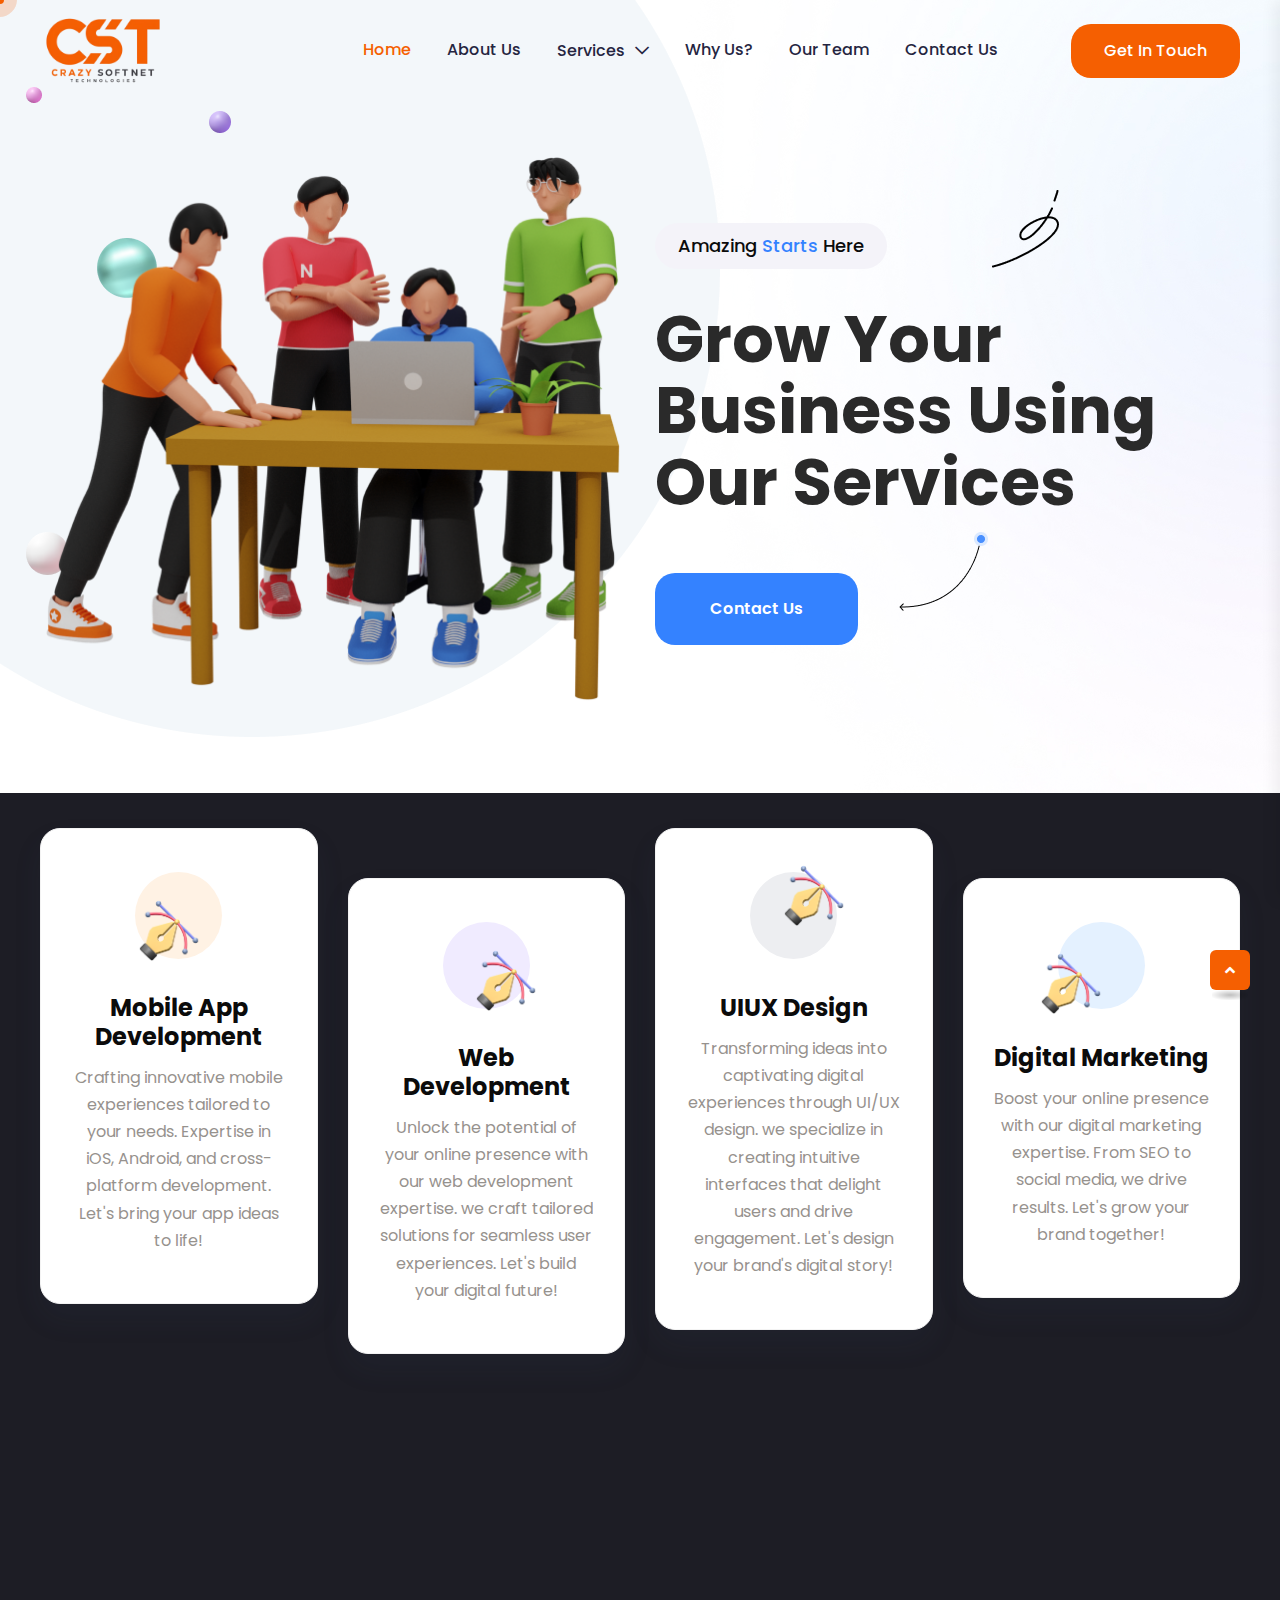
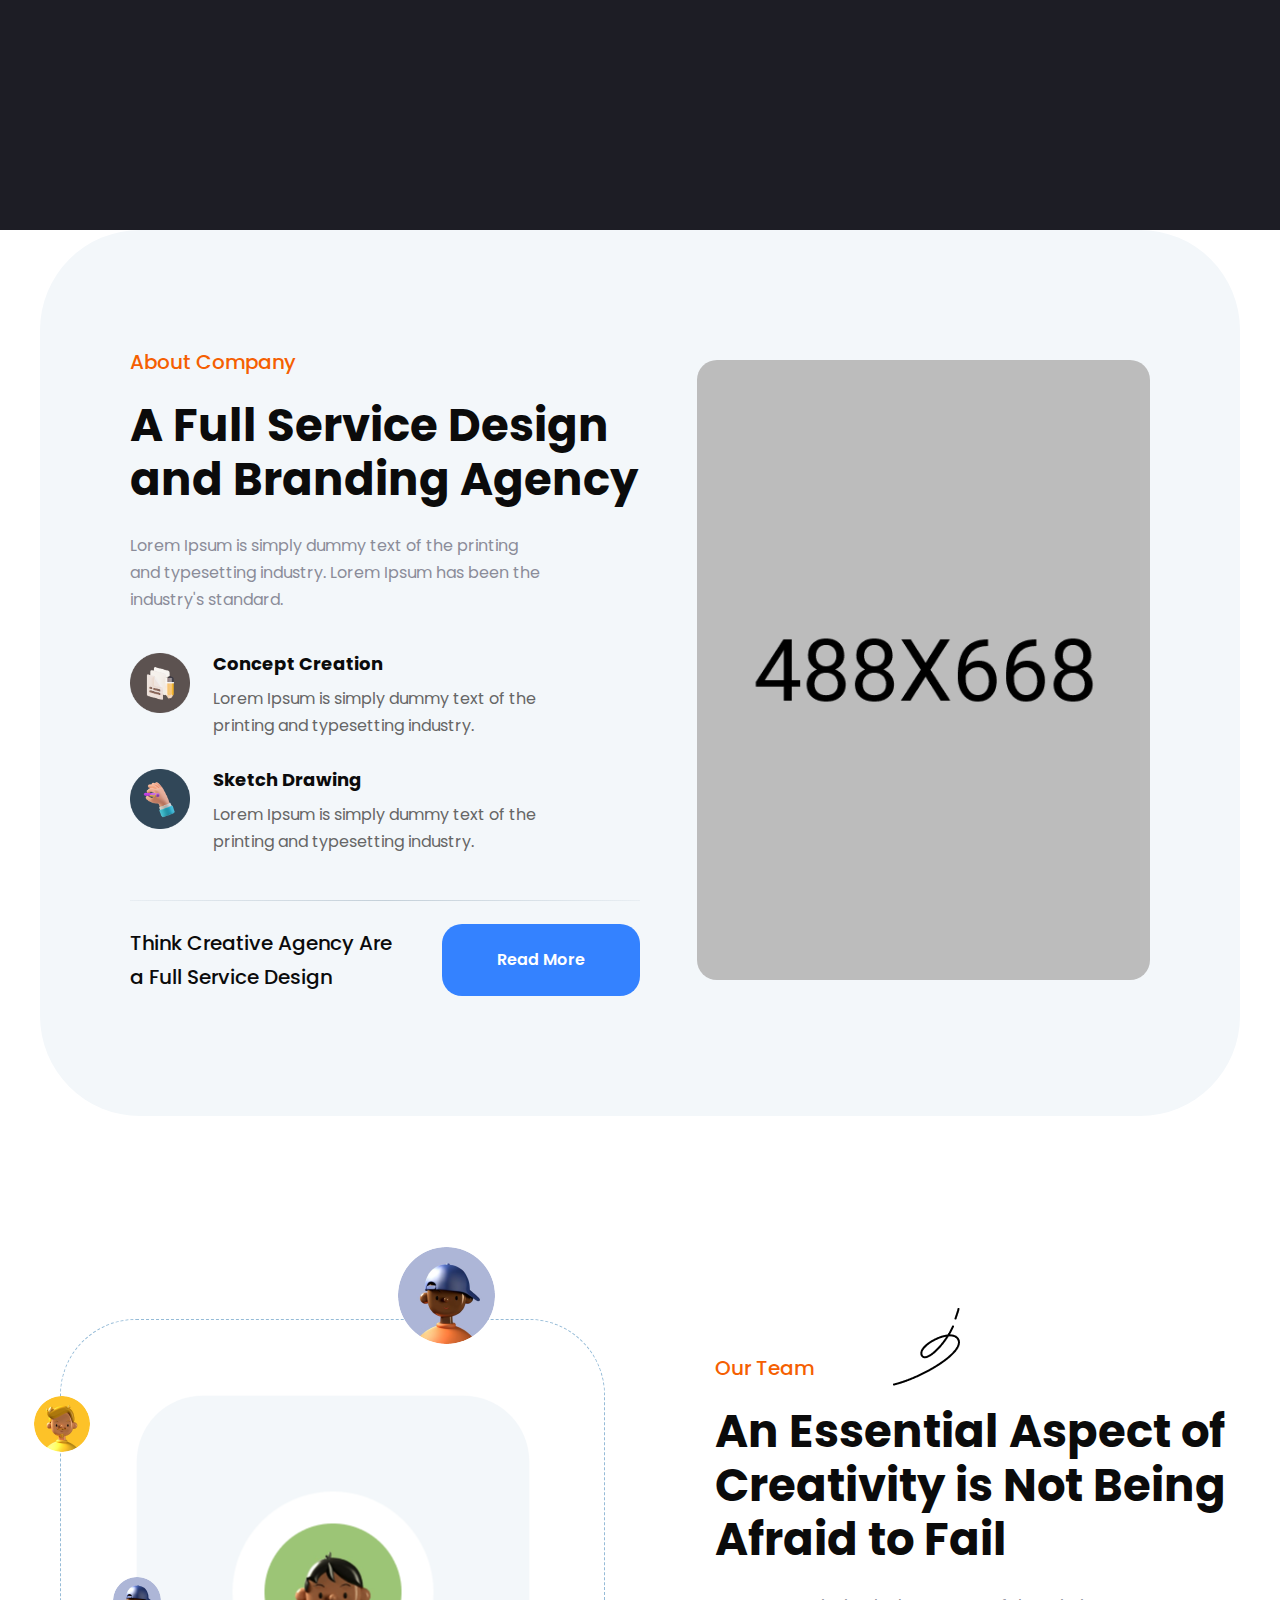
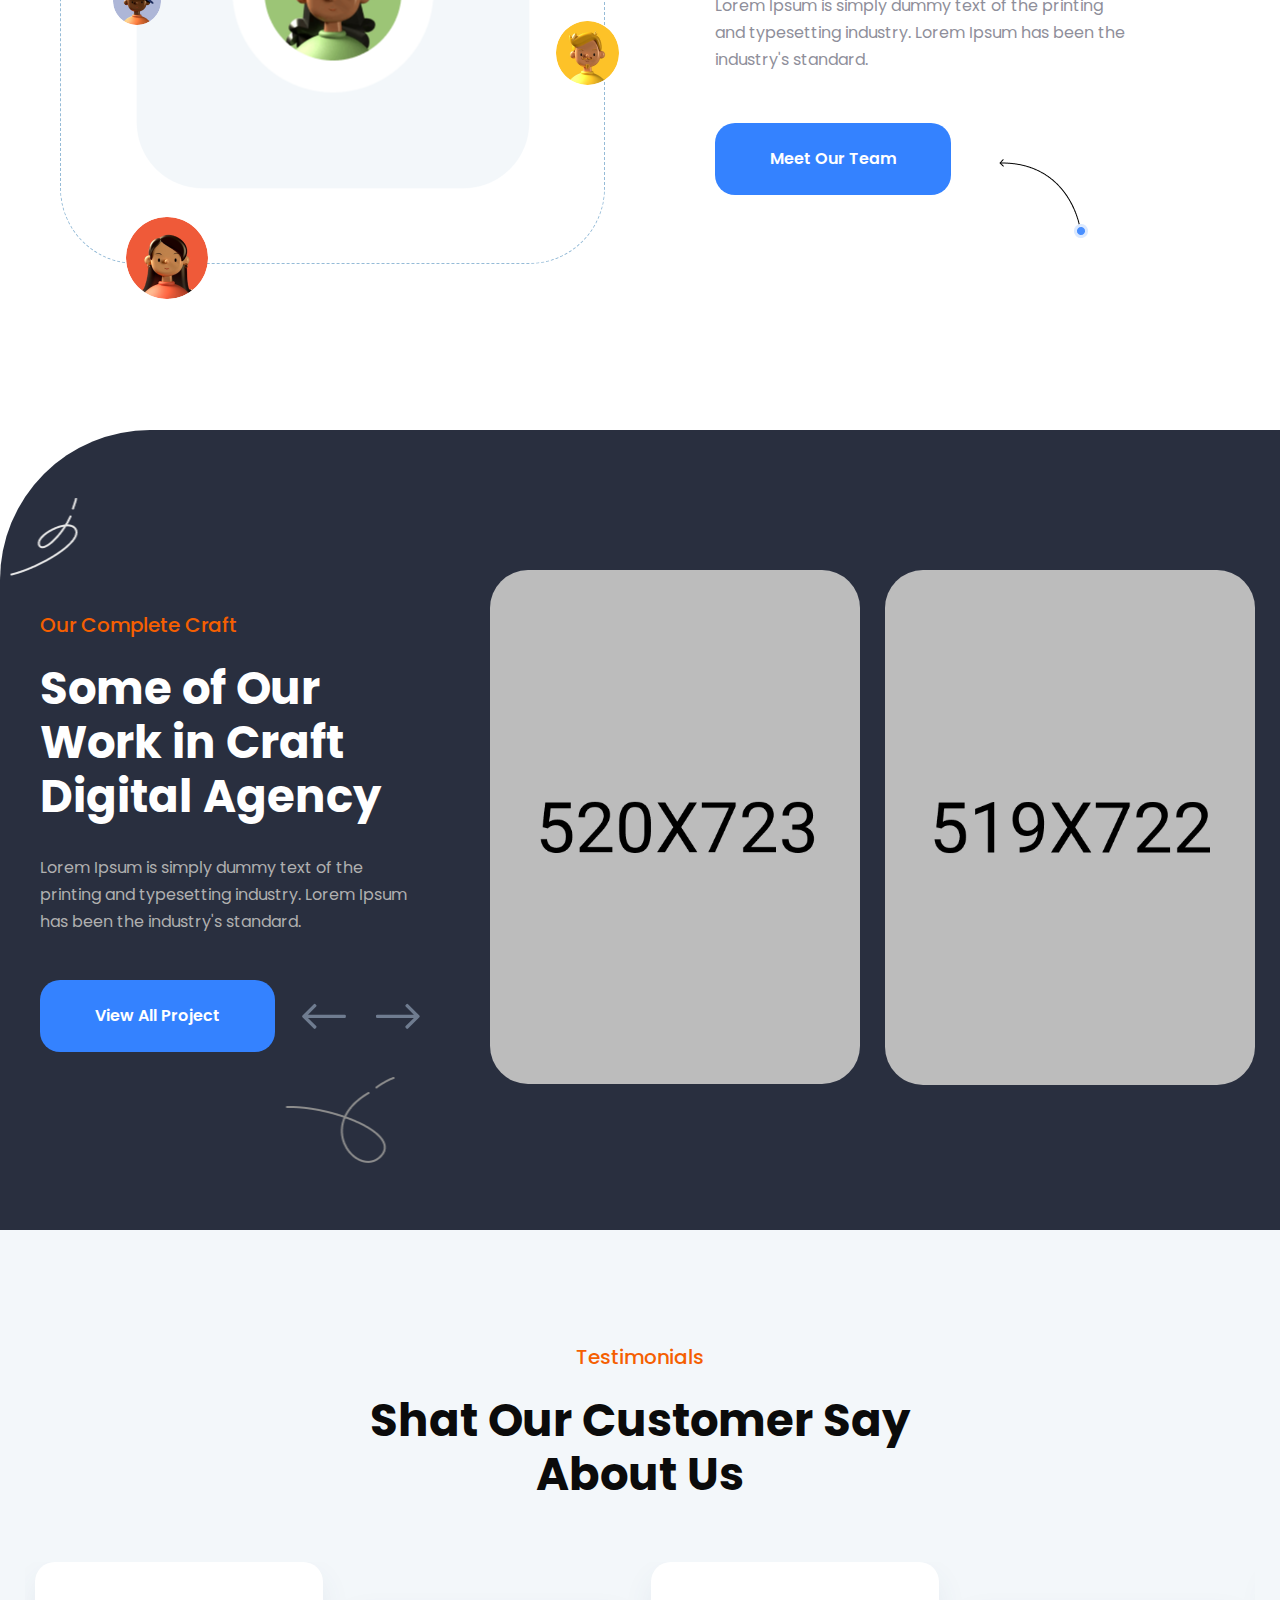
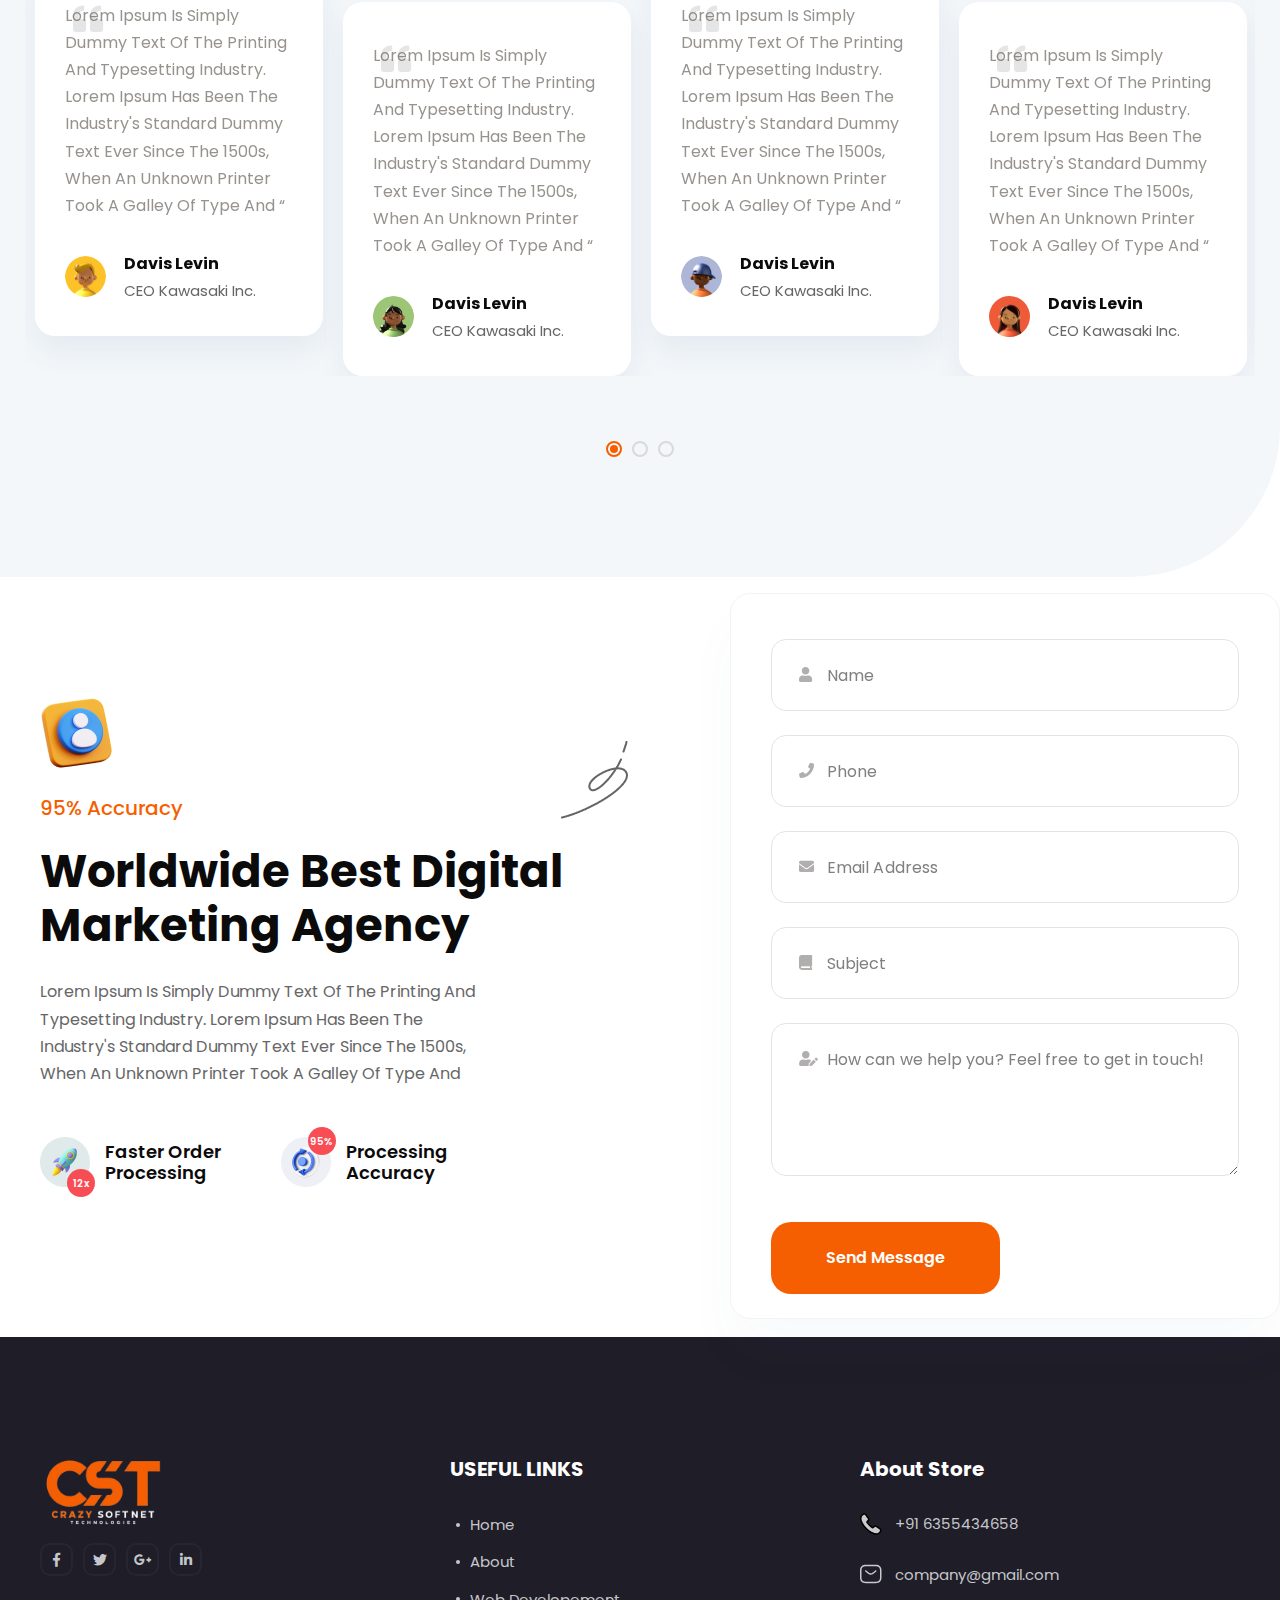
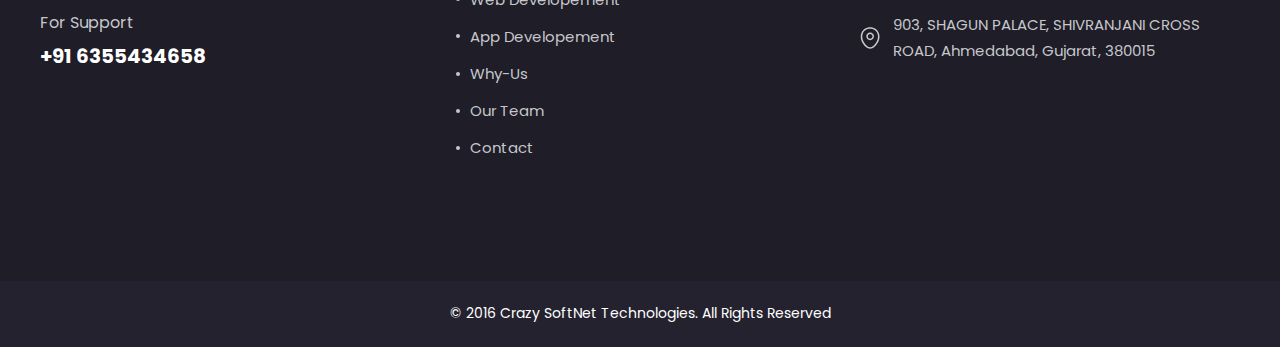
<file: index.html>
<!doctype html>
<html class="no-js" lang="en">

<head>
    <meta charset="utf-8">
    <meta http-equiv="x-ua-compatible" content="ie=edge">
    <title>Crazy-Softnet Technologies</title>
    <meta name="description" content="Crazy-Softnet Technologies">
    <meta name="viewport" content="width=device-width, initial-scale=1">

    <link rel="shortcut icon" type="image/x-icon" href="assets/img/favicon.png">
    <!-- Place favicon.ico in the root directory -->

    <!-- CSS here -->
    <link rel="stylesheet" href="assets/css/bootstrap.min.css">
    <link rel="stylesheet" href="assets/css/animate.min.css">
    <link rel="stylesheet" href="assets/css/magnific-popup.css">
    <link rel="stylesheet" href="assets/css/fontawesome-all.min.css">
    <link rel="stylesheet" href="assets/css/swiper-bundle.min.css">
    <link rel="stylesheet" href="assets/css/odometer.css">
    <link rel="stylesheet" href="assets/css/slick.css">
    <link rel="stylesheet" href="assets/css/default.css">
    <link rel="stylesheet" href="assets/css/style.css">
    <link rel="stylesheet" href="assets/css/responsive.css">
</head>

<body>

    <!--Preloader-->
    <div id="preloader">
        <div id="loader" class="loader">
            <div class="loader-container">
                <div class="loader-icon"><img src="assets/img/preloader.png" alt="Preloader"></div>
            </div>
        </div>
    </div>
    <!--Preloader-end -->

    <!-- Custom-cursor -->
    <div class="mouseCursor cursor-outer"></div>
    <div class="mouseCursor cursor-inner"><span>Drag</span></div>
    <!-- Custom-cursor-end -->

    <!-- Scroll-top -->
    <button class="scroll-top scroll-to-target" data-target="html">
        <i class="fas fa-angle-up"></i>
    </button>
    <!-- Scroll-top-end-->

    <!-- header-area -->
    <header>
        <div id="sticky-header" class="menu-area transparent-header">
            <div class="container">
                <div class="row">
                    <div class="col-12">
                        <div class="mobile-nav-toggler"><i class="fas fa-bars"></i></div>
                        <div class="menu-wrap">
                            <nav class="menu-nav">
                                <div class="logo">
                                    <a href="index.html"><img src="./assets/img/logo/logo.png" alt="Logo"></a>
                                </div>
                                <div class="navbar-wrap main-menu d-none d-lg-flex">
                                    <ul class="navigation">
                                        <li class="active"><a href="index.html">Home</a></li>
                                        <li><a href="about-us.html">About Us</a></li>
                                        <li class="menu-item-has-children"><a href="javascript:void(0)">Services</a>
                                            <ul class="sub-menu">
                                                <li><a href="web-developement.html">Web Development</a></li>
                                                <li><a href="app-developement.html">App Development</a></li>
                                            </ul>
                                        </li>
                                        <li><a href="why-us.html">Why Us?</a></li>
                                        <li><a href="team.html">Our Team</a></li>
                                        <li><a href="contact.html">Contact Us</a></li>

                                        <!-- <li class="menu-item-has-children"><a href="#">News</a>
                                            <ul class="sub-menu">
                                                <li><a href="blog.html">Our Blog</a></li>
                                                <li><a href="blog-details.html">Blog Details</a></li>
                                            </ul>
                                        </li> -->
                                    </ul>
                                </div>
                                <div class="header-action">
                                    <ul class="list-wrap">
                                        <li class="header-btn"><a href="javascript:void(0)" class="btn">Get in touch
                                                <span></span></a></li>
                                    </ul>
                                </div>
                            </nav>
                        </div>

                        <!-- Mobile Menu  -->
                        <div class="mobile-menu">
                            <nav class="menu-box">
                                <div class="close-btn"><i class="fas fa-times"></i></div>
                                <div class="nav-logo">
                                    <a href="index.html"><img src="assets/img/logo/logo.png" alt="Logo"></a>
                                </div>
                                <div class="menu-outer">
                                    <!--Here Menu Will Come Automatically Via Javascript / Same Menu as in Header-->
                                </div>
                                <div class="social-links">
                                    <ul class="clearfix list-wrap">
                                        <li><a href="#"><i class="fab fa-facebook-f"></i></a></li>
                                        <li><a href="#"><i class="fab fa-twitter"></i></a></li>
                                        <li><a href="#"><i class="fab fa-instagram"></i></a></li>
                                        <li><a href="#"><i class="fab fa-linkedin-in"></i></a></li>
                                        <li><a href="#"><i class="fab fa-youtube"></i></a></li>
                                    </ul>
                                </div>
                            </nav>
                        </div>
                        <div class="menu-backdrop"></div>
                        <!-- End Mobile Menu -->

                    </div>
                </div>
            </div>

            <!-- header-contact -->
            <div id="includeheadercontact"></div>
            <script src="https://code.jquery.com/jquery-3.6.0.min.js"></script>
            <script>
            $(function(){
                $("#includeheadercontact").load("Header_Contact.html");
            });
            </script>
            <div class="body-contact-overlay"></div>
            <!-- header-contact-end -->

        </div>
    </header>
    <!-- header-area-end -->



    <!-- main-area -->
    <main>

        <!-- banner-area -->
        <section class="banner-area banner-bg">
            <div class="container">
                <div class="row align-items-center">
                    <div class="col-lg-6">
                        <div class="banner-img wow fadeInLeft" data-wow-delay=".4s">
                            <img src="assets/img/banner/banner_img.png" alt="">
                        </div>
                    </div>
                    <div class="col-lg-6">
                        <div class="banner-content">
                            <span class="sub-title wow fadeInUp" data-wow-delay=".2s">Amazing <strong>Starts</strong>
                                Here</span>
                            <h2 class="title wow fadeInUp" data-wow-delay=".4s">Grow Your Business Using Our Services
                            </h2>
                            <a href="contact.html" class="btn wow fadeInUp" data-wow-delay=".6s">Contact Us
                                <span></span></a>
                        </div>
                    </div>
                </div>
            </div>
            <div class="banner-shape-wrap">
                <img src="assets/img/banner/banner_shape01.png" alt="">
                <img src="assets/img/banner/banner_shape02.png" alt="" class="animationFramesOne">
                <img src="assets/img/banner/banner_shape03.png" alt="" class="contactSwimmer">
                <img src="assets/img/banner/banner_shape04.png" alt="" class="rotateme">
                <img src="assets/img/banner/banner_shape05.png" alt="" class="animation1">
                <img src="assets/img/banner/banner_shape06.png" alt="" class="ribbonRotate">
                <img src="assets/img/banner/banner_shape07.png" alt="" class="float-bob-x">
            </div>
        </section>
        <!-- banner-area-end -->

        <!-- services-area -->
        <section class="services-area pt-35">
            <div class="container">
                <div class="row justify-content-center">
                    <div class="col-xl-3 col-lg-4 col-md-6 col-sm-10">
                        <div class="services-item wow fadeInUp" data-wow-delay=".2s">
                            <div class="services-icon">
                                <img src="assets/img/icon/services_icon01.png" alt="">
                            </div>
                            <div class="services-content">
                                <h4 class="title"><a href="app-developement.html">Mobile App Development</a></h4>
                                <p>Crafting innovative mobile experiences tailored to your needs. Expertise in iOS,
                                     Android, and cross-platform development. Let's bring your app ideas to life!</p>
                            </div>
                        </div>
                    </div>

                    <div class="col-xl-3 col-lg-4 col-md-6 col-sm-10">
                        <div class="services-item wow fadeInUp" data-wow-delay=".2s">
                            <div class="services-icon">
                                <img src="assets/img/icon/services_icon01.png" alt="">
                            </div>
                            <div class="services-content">
                                <h4 class="title"><a href="web-developement.html">Web Development</a></h4>
                                <p>Unlock the potential of your online presence with our web development expertise.
                                     we craft tailored solutions for seamless user experiences. Let's build your digital future!</p>
                            </div>
                        </div>
                    </div>

                    <div class="col-xl-3 col-lg-4 col-md-6 col-sm-10">
                        <div class="services-item wow fadeInUp" data-wow-delay=".2s">
                            <div class="services-icon">
                                <img src="assets/img/icon/services_icon01.png" alt="">
                            </div>
                            <div class="services-content">
                                <h4 class="title"><a href="web-developement.html">UIUX Design</a></h4>
                                <p>Transforming ideas into captivating digital experiences through UI/UX design.
                                    we specialize in creating intuitive interfaces that delight users and drive engagement. Let's design your brand's digital story!</p>
                            </div>
                        </div>
                    </div>

                    <div class="col-xl-3 col-lg-4 col-md-6 col-sm-10">
                        <div class="services-item wow fadeInUp" data-wow-delay=".2s">
                            <div class="services-icon">
                                <img src="assets/img/icon/services_icon01.png" alt="">
                            </div>
                            <div class="services-content">
                                <h4 class="title"><a href="web-developement.html">Digital Marketing</a></h4>
                                <p>Boost your online presence with our digital marketing expertise. From SEO to social media, we drive results. Let's grow your brand together!</p>
                            </div>
                        </div>
                    </div>

                    <!-- <div class="col-xl-3 col-lg-4 col-md-6 col-sm-10">
                        <div class="services-item wow fadeInUp" data-wow-delay=".2s">
                            <div class="services-icon">
                                <img src="assets/img/icon/services_icon01.png" alt="">
                            </div>
                            <div class="services-content">
                                <h4 class="title"><a href="web-developement.html">SEO</a></h4>
                                <p>Lorem Ipsum is simply dummy text of the printing and typesetting industry.</p>
                            </div>
                        </div>
                    </div> -->

                    <div class="col-xl-3 col-lg-4 col-md-6 col-sm-10">
                        <div class="services-item wow fadeInUp" data-wow-delay=".4s">
                            <div class="services-icon">
                                <img src="assets/img/icon/services_icon02.png" alt="">
                            </div>
                            <div class="services-content">
                                <h4 class="title"><a href="web-developement.html">Product Design</a></h4>
                                <p>Crafting innovative products with our design expertise. Let's bring your vision to life!</p>
                            </div>
                        </div>
                    </div>
                    <div class="col-xl-3 col-lg-4 col-md-6 col-sm-10">
                        <div class="services-item wow fadeInUp" data-wow-delay=".6s">
                            <div class="services-icon">
                                <img src="assets/img/icon/services_icon03.png" alt="">
                            </div>
                            <div class="services-content">
                                <h4 class="title"><a href="web-developement.html">Website Design</a></h4>
                                <p>Crafting compelling website designs with our expertise. Let us turn your online vision into reality!</p>
                            </div>
                        </div>
                    </div>
                    <div class="col-xl-3 col-lg-4 col-md-6 col-sm-10">
                        <div class="services-item wow fadeInUp" data-wow-delay=".8s">
                            <div class="services-icon">
                                <img src="assets/img/icon/services_icon04.png" alt="">
                            </div>
                            <div class="services-content">
                                <h4 class="title"><a href="web-developement.html">Branding Design</a></h4>
                                <p>Elevating brands with our design prowess. Let's shape your identity into something unforgettable!</p>
                            </div>
                        </div>
                    </div>
                </div>
            </div>
        </section>
        <!-- services-area-end -->

        <!-- about-area -->
        <section class="about-area">
            <div class="container custom-container">
                <div class="about-inner">
                    <div class="row align-items-center justify-content-center">
                        <div class="col-46 order-0 order-lg-2">
                            <div class="about-img text-end">
                                <img src="assets/img/images/about_img.jpg" alt="">
                            </div>
                        </div>
                        <div class="col-54">
                            <div class="about-content">
                                <div class="section-title mb-25">
                                    <span class="sub-title">About Company</span>
                                    <h2 class="title">A Full Service Design and Branding Agency</h2>
                                </div>
                                <p>Lorem Ipsum is simply dummy text of the printing and typesetting industry. Lorem
                                    Ipsum has been the industry's standard.</p>
                                <ul class="list-wrap">
                                    <li>
                                        <div class="icon">
                                            <img src="assets/img/icon/about_icon01.png" alt="">
                                        </div>
                                        <div class="content">
                                            <h4 class="title">Concept Creation</h4>
                                            <p>Lorem Ipsum is simply dummy text of the printing and typesetting
                                                industry.</p>
                                        </div>
                                    </li>
                                    <li>
                                        <div class="icon">
                                            <img src="assets/img/icon/about_icon02.png" alt="">
                                        </div>
                                        <div class="content">
                                            <h4 class="title">Sketch Drawing</h4>
                                            <p>Lorem Ipsum is simply dummy text of the printing and typesetting
                                                industry.</p>
                                        </div>
                                    </li>
                                </ul>
                                <div class="about-content-bottom">
                                    <span>Think Creative Agency Are a Full Service Design</span>
                                    <div class="read-more-btn">
                                        <a href="about-us.html" class="btn">Read More <span></span></a>
                                    </div>
                                </div>
                            </div>
                        </div>
                    </div>
                </div>
            </div>
        </section>
        <!-- about-area-end -->

        <!-- team-area -->
        <section class="team-area pt-130 pb-130">
            <div class="container">
                <div class="row align-items-center">
                    <div class="col-lg-6">
                        <div class="team-img-wrap">
                            <img src="assets/img/team/team_img_shape.png" alt="" class="img-shape">
                            <img src="assets/img/team/team_img01.png" alt="" class="img-one">
                            <img src="assets/img/team/team_img02.png" alt="" class="img-two">
                            <img src="assets/img/team/team_img03.png" alt="" class="img-three">
                            <img src="assets/img/team/team_img04.png" alt="" class="img-four">
                            <img src="assets/img/team/team_img05.png" alt="" class="img-five">
                        </div>
                    </div>
                    <div class="col-lg-6">
                        <div class="team-content">
                            <div class="section-title mb-25">
                                <span class="sub-title">Our Team</span>
                                <h2 class="title">An Essential Aspect of Creativity is Not Being Afraid to Fail</h2>
                            </div>
                            <p>Lorem Ipsum is simply dummy text of the printing and typesetting industry. Lorem Ipsum
                                has been the industry's standard.</p>
                            <a href="team.html" class="btn">Meet Our Team <span></span></a>
                        </div>
                    </div>
                </div>
            </div>
            <div class="team-shape-wrap">
                <img src="assets/img/images/team_shape01.png" alt="" class="ribbonRotate">
                <img src="assets/img/images/team_shape02.png" alt="" class="float-bob-x">
            </div>
        </section>
        <!-- team-area-end -->

        <!-- project-area -->
        <section class="project-area">
            <div class="container">
                <div class="row align-items-center">
                    <div class="col-xl-4">
                        <div class="project-content">
                            <div class="section-title white-title mb-30">
                                <span class="sub-title">Our Complete Craft</span>
                                <h2 class="title">Some of Our Work in Craft Digital Agency</h2>
                            </div>
                            <p>Lorem Ipsum is simply dummy text of the printing and typesetting industry. Lorem Ipsum
                                has been the industry's standard.</p>
                            <div class="content-bottom">
                                <a href="why-us.html" class="btn">View All Project <span></span></a>
                                <div class="project-nav">
                                    <button class="swiper-button-prev"></button>
                                    <button class="swiper-button-next"></button>
                                </div>
                            </div>
                        </div>
                    </div>
                    <div class="col-xl-8">
                        <div class="project-item-wrap">
                            <div class="swiper-container project-active">
                                <div class="swiper-wrapper">
                                    <div class="swiper-slide">
                                        <div class="project-item">
                                            <a href="why-us.html"><img src="assets/img/project/project_img01.jpg"
                                                    alt=""></a>
                                        </div>
                                    </div>
                                    <div class="swiper-slide">
                                        <div class="project-item">
                                            <a href="why-us.html"><img src="assets/img/project/project_img02.jpg"
                                                    alt=""></a>
                                        </div>
                                    </div>
                                    <div class="swiper-slide">
                                        <div class="project-item">
                                            <a href="why-us.html"><img src="assets/img/project/project_img03.jpg"
                                                    alt=""></a>
                                        </div>
                                    </div>
                                    <div class="swiper-slide">
                                        <div class="project-item">
                                            <a href="why-us.html" class="popup-image"><img
                                                    src="assets/img/project/project_img02.jpg" alt=""></a>
                                        </div>
                                    </div>
                                </div>
                            </div>
                        </div>
                    </div>
                </div>
            </div>
            <div class="project-shape-wrap">
                <img src="assets/img/project/project_shape01.png" alt="" class="shape-one ribbonRotate">
                <img src="assets/img/project/project_shape02.png" alt="" class="shape-two ribbonRotate">
            </div>
        </section>
        <!-- project-area-end -->

        <!-- testimonial-area -->
        <section class="testimonial-area pt-110 pb-120">
            <div class="container">
                <div class="row justify-content-center">
                    <div class="col-xl-6">
                        <div class="section-title text-center mb-60">
                            <span class="sub-title">Testimonials</span>
                            <h2 class="title">Shat Our Customer Say About Us</h2>
                        </div>
                    </div>
                </div>
                <div class="testimonial-item-wrap">
                    <div class="row testimonial-active">
                        <div class="col-lg-3">
                            <div class="testimonial-item">
                                <div class="testimonial-content">
                                    <p>Lorem Ipsum is simply dummy text of the printing and typesetting industry. Lorem
                                        Ipsum has been the industry's standard dummy text ever since the 1500s, when an
                                        unknown printer took a galley of type and “</p>
                                </div>
                                <div class="testimonial-info">
                                    <div class="thumb">
                                        <img src="assets/img/images/testimonial_avatar01.png" alt="">
                                    </div>
                                    <div class="content">
                                        <h4 class="title">Davis Levin</h4>
                                        <p>CEO Kawasaki Inc.</p>
                                    </div>
                                </div>
                            </div>
                        </div>
                        <div class="col-lg-3">
                            <div class="testimonial-item">
                                <div class="testimonial-content">
                                    <p>Lorem Ipsum is simply dummy text of the printing and typesetting industry. Lorem
                                        Ipsum has been the industry's standard dummy text ever since the 1500s, when an
                                        unknown printer took a galley of type and “</p>
                                </div>
                                <div class="testimonial-info">
                                    <div class="thumb">
                                        <img src="assets/img/images/testimonial_avatar02.png" alt="">
                                    </div>
                                    <div class="content">
                                        <h4 class="title">Davis Levin</h4>
                                        <p>CEO Kawasaki Inc.</p>
                                    </div>
                                </div>
                            </div>
                        </div>
                        <div class="col-lg-3">
                            <div class="testimonial-item">
                                <div class="testimonial-content">
                                    <p>Lorem Ipsum is simply dummy text of the printing and typesetting industry. Lorem
                                        Ipsum has been the industry's standard dummy text ever since the 1500s, when an
                                        unknown printer took a galley of type and “</p>
                                </div>
                                <div class="testimonial-info">
                                    <div class="thumb">
                                        <img src="assets/img/images/testimonial_avatar03.png" alt="">
                                    </div>
                                    <div class="content">
                                        <h4 class="title">Davis Levin</h4>
                                        <p>CEO Kawasaki Inc.</p>
                                    </div>
                                </div>
                            </div>
                        </div>
                        <div class="col-lg-3">
                            <div class="testimonial-item">
                                <div class="testimonial-content">
                                    <p>Lorem Ipsum is simply dummy text of the printing and typesetting industry. Lorem
                                        Ipsum has been the industry's standard dummy text ever since the 1500s, when an
                                        unknown printer took a galley of type and “</p>
                                </div>
                                <div class="testimonial-info">
                                    <div class="thumb">
                                        <img src="assets/img/images/testimonial_avatar04.png" alt="">
                                    </div>
                                    <div class="content">
                                        <h4 class="title">Davis Levin</h4>
                                        <p>CEO Kawasaki Inc.</p>
                                    </div>
                                </div>
                            </div>
                        </div>
                        <div class="col-lg-3">
                            <div class="testimonial-item">
                                <div class="testimonial-content">
                                    <p>Lorem Ipsum is simply dummy text of the printing and typesetting industry. Lorem
                                        Ipsum has been the industry's standard dummy text ever since the 1500s, when an
                                        unknown printer took a galley of type and “</p>
                                </div>
                                <div class="testimonial-info">
                                    <div class="thumb">
                                        <img src="assets/img/images/testimonial_avatar02.png" alt="">
                                    </div>
                                    <div class="content">
                                        <h4 class="title">Davis Levin</h4>
                                        <p>CEO Kawasaki Inc.</p>
                                    </div>
                                </div>
                            </div>
                        </div>
                        <div class="col-lg-3">
                            <div class="testimonial-item">
                                <div class="testimonial-content">
                                    <p>Lorem Ipsum is simply dummy text of the printing and typesetting industry. Lorem
                                        Ipsum has been the industry's standard dummy text ever since the 1500s, when an
                                        unknown printer took a galley of type and “</p>
                                </div>
                                <div class="testimonial-info">
                                    <div class="thumb">
                                        <img src="assets/img/images/testimonial_avatar03.png" alt="">
                                    </div>
                                    <div class="content">
                                        <h4 class="title">Davis Levin</h4>
                                        <p>CEO Kawasaki Inc.</p>
                                    </div>
                                </div>
                            </div>
                        </div>
                    </div>
                </div>
            </div>
        </section>
        <!-- testimonial-area-end -->

        <!-- consultation-area -->
        <section class="consultation-area pt-120 pb-120">
            <div class="container">
                <div class="row align-items-center">
                    <div class="col-lg-7">
                        <div class="consultation-content">
                            <div class="section-title mb-25">
                                <img src="assets/img/icon/consultation_icon01.png" alt="">
                                <span class="sub-title">95% Accuracy</span>
                                <h2 class="title">Worldwide Best Digital Marketing Agency</h2>
                            </div>
                            <p>Lorem Ipsum is simply dummy text of the printing and typesetting industry. Lorem Ipsum
                                has been the industry's standard dummy text ever since the 1500s, when an unknown
                                printer took a galley of type and</p>
                            <div class="consultation-list">
                                <ul class="list-wrap">
                                    <li>
                                        <div class="icon">
                                            <img src="assets/img/icon/consultation_icon02.png" alt="">
                                            <span>12x</span>
                                        </div>
                                        <div class="content">
                                            <h6 class="title">Faster Order Processing</h6>
                                        </div>
                                    </li>
                                    <li>
                                        <div class="icon">
                                            <img src="assets/img/icon/consultation_icon03.png" alt="">
                                            <span>95%</span>
                                        </div>
                                        <div class="content">
                                            <h6 class="title">Processing Accuracy</h6>
                                        </div>
                                    </li>
                                </ul>
                            </div>
                        </div>
                    </div>
                    <div class="inner-contact-form-wrap mt-3 pb-4">
                        <form action="#">
                            <div class="form-grp">
                                <label for="name"><i class="fas fa-user"></i></label>
                                <input type="text" id="name" placeholder="Name">
                            </div>
                            <div class="form-grp">
                                <label for="phone"><i class="fas fa-phone"></i></label>
                                <input type="text" id="phone" placeholder="Phone">
                            </div>
                            <div class="form-grp">
                                <label for="email"><i class="fas fa-envelope"></i></label>
                                <input type="email" id="email" placeholder="Email Address">
                            </div>
                            <div class="form-grp">
                                <label for="subject"><i class="fas fa-book-alt"></i></label>
                                <input type="text" id="subject" placeholder="Subject">
                            </div>
                            <div class="form-grp">
                                <label for="comment"><i class="fas fa-user-edit"></i></label>
                                <textarea name="comment" id="comment"
                                    placeholder="How can we help you? Feel free to get in touch!"></textarea>
                            </div>
                            <button type="submit" class="btn">Send Message <span></span></button>
                        </form>
                    </div>
                </div>
            </div>
            <div class="consultation-shape-wrap">
                <img src="assets/img/images/consultation_shape01.png" alt="" class="shape-one ribbonRotate">
                <img src="assets/img/images/consultation_shape02.png" alt="" class="shape-two float-bob-x">
            </div>
        </section>
        <!-- consultation-area-end -->

    </main>
    <!-- main-area-end -->

    <!-- footer-area -->
    <div id="includedContent"></div>
    <script src="https://code.jquery.com/jquery-3.6.0.min.js"></script>
    <script>
    $(function(){
        $("#includedContent").load("Footer.html");
    });
    </script>

    <!-- footer-area-end -->



    <!-- JS here -->
    <script src="assets/js/vendor/jquery-3.6.0.min.js"></script>
    <script src="assets/js/bootstrap.min.js"></script>
    <script src="assets/js/isotope.pkgd.min.js"></script>
    <script src="assets/js/imagesloaded.pkgd.min.js"></script>
    <script src="assets/js/jquery.magnific-popup.min.js"></script>
    <script src="assets/js/jquery.odometer.min.js"></script>
    <script src="assets/js/swiper-bundle.min.js"></script>
    <script src="assets/js/jquery.appear.js"></script>
    <script src="assets/js/slick.min.js"></script>
    <script src="assets/js/ajax-form.js"></script>
    <script src="assets/js/parallax.min.js"></script>
    <script src="assets/js/jquery.parallaxScroll.min.js"></script>
    <script src="assets/js/tween-max.js"></script>
    <script src="assets/js/wow.min.js"></script>
    <script src="assets/js/main.js"></script>
</body>

</html>
</file>
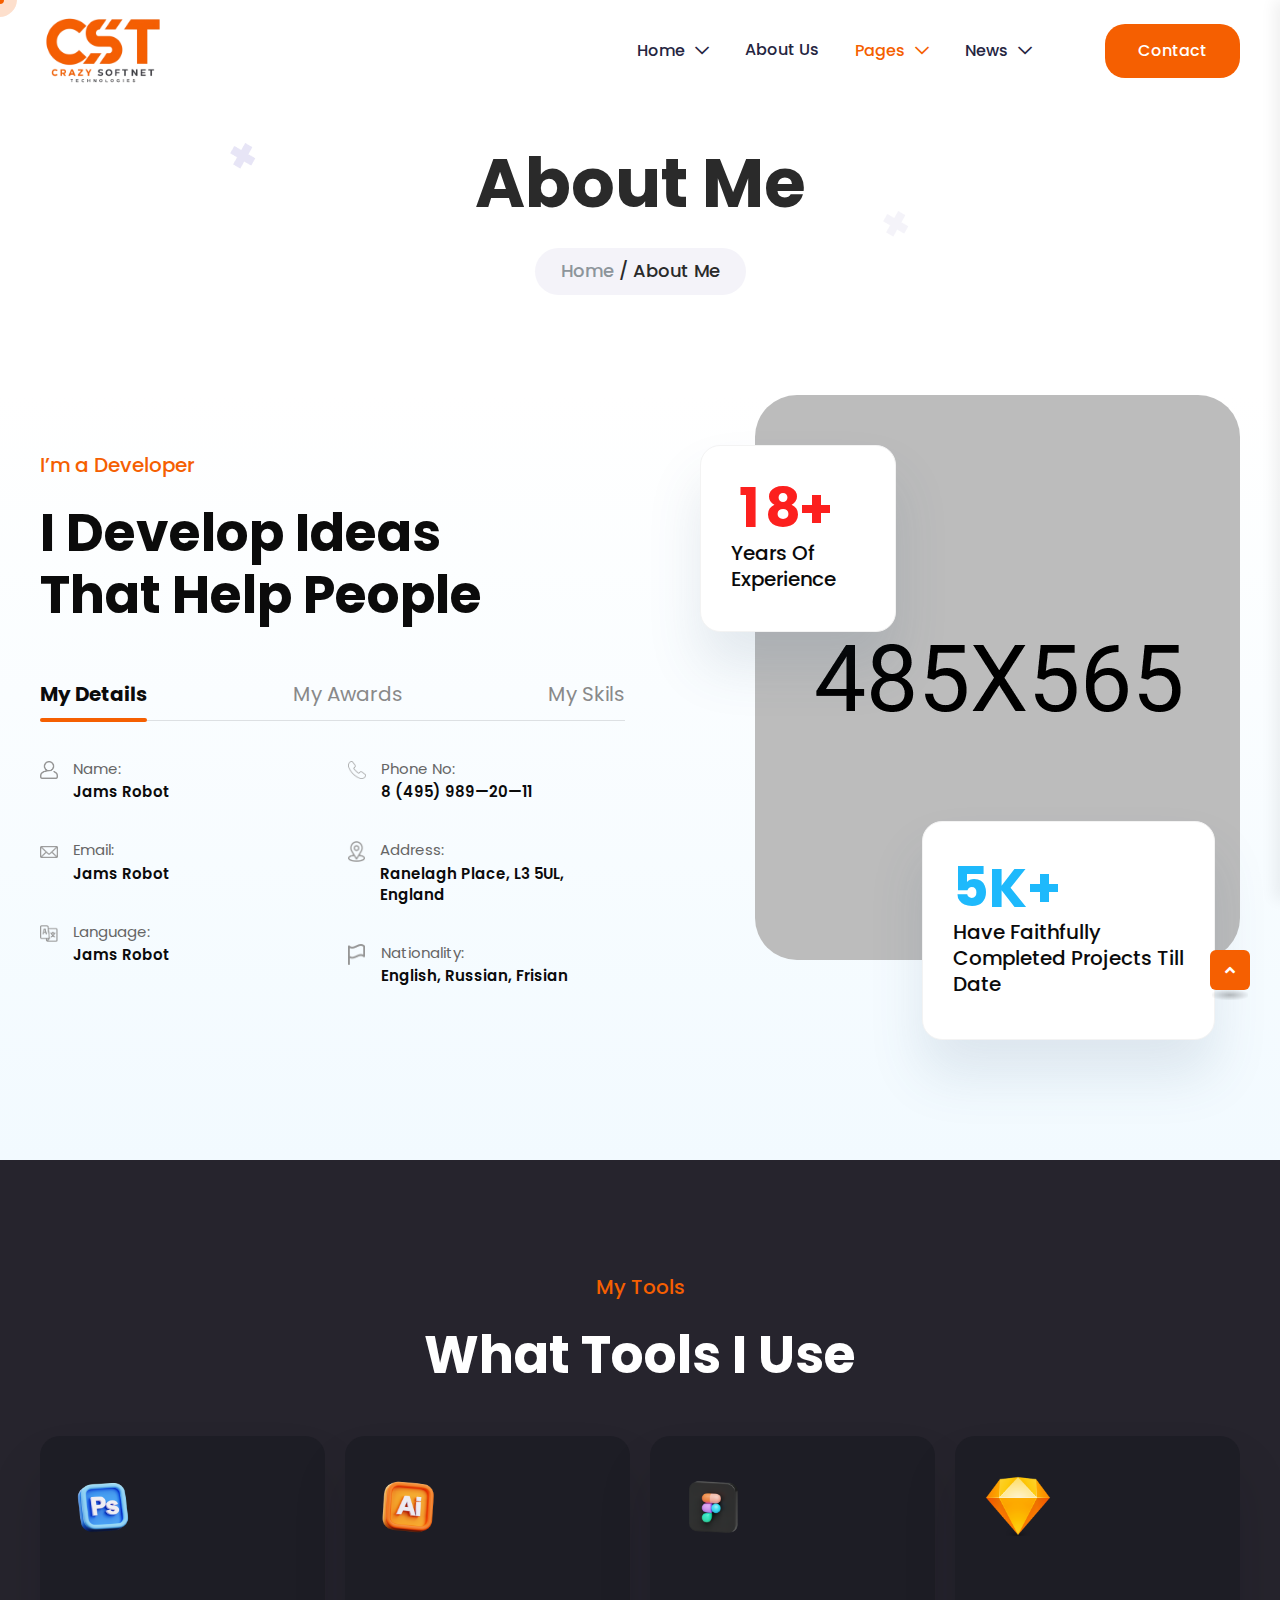
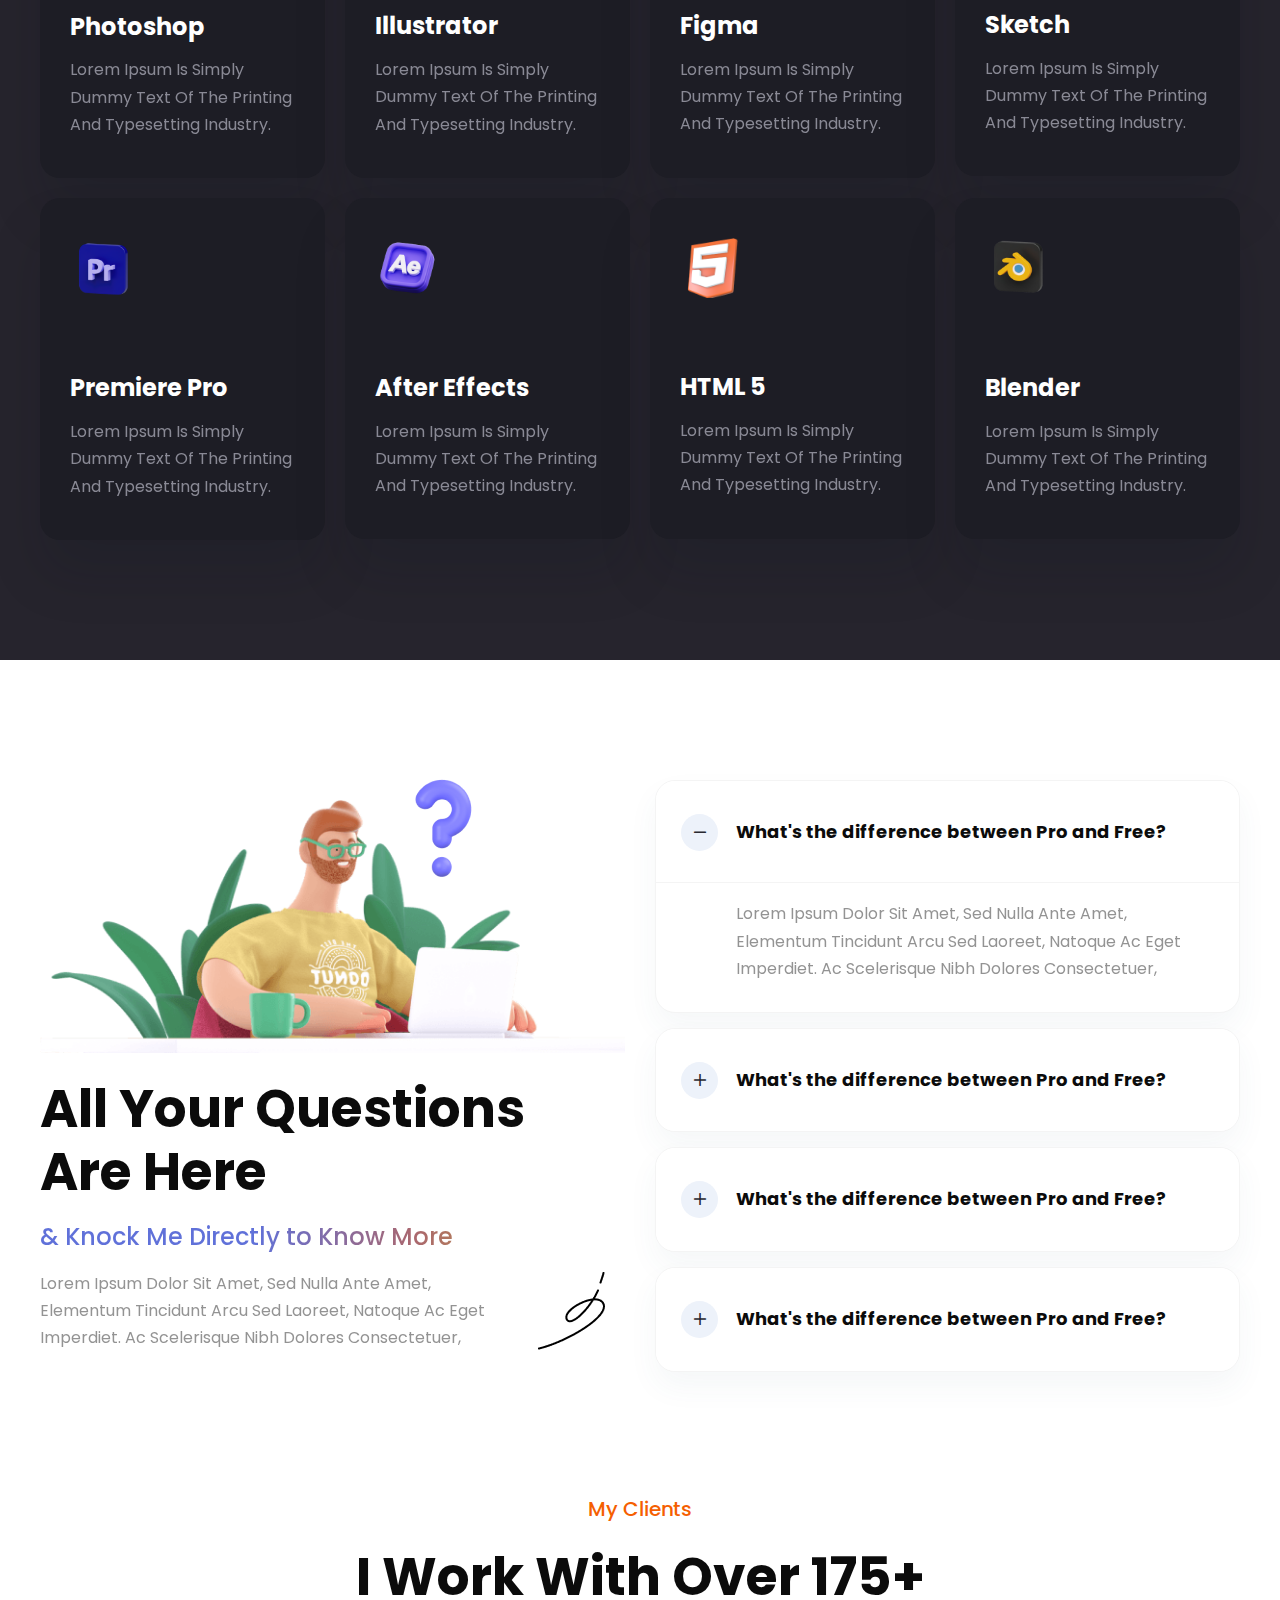
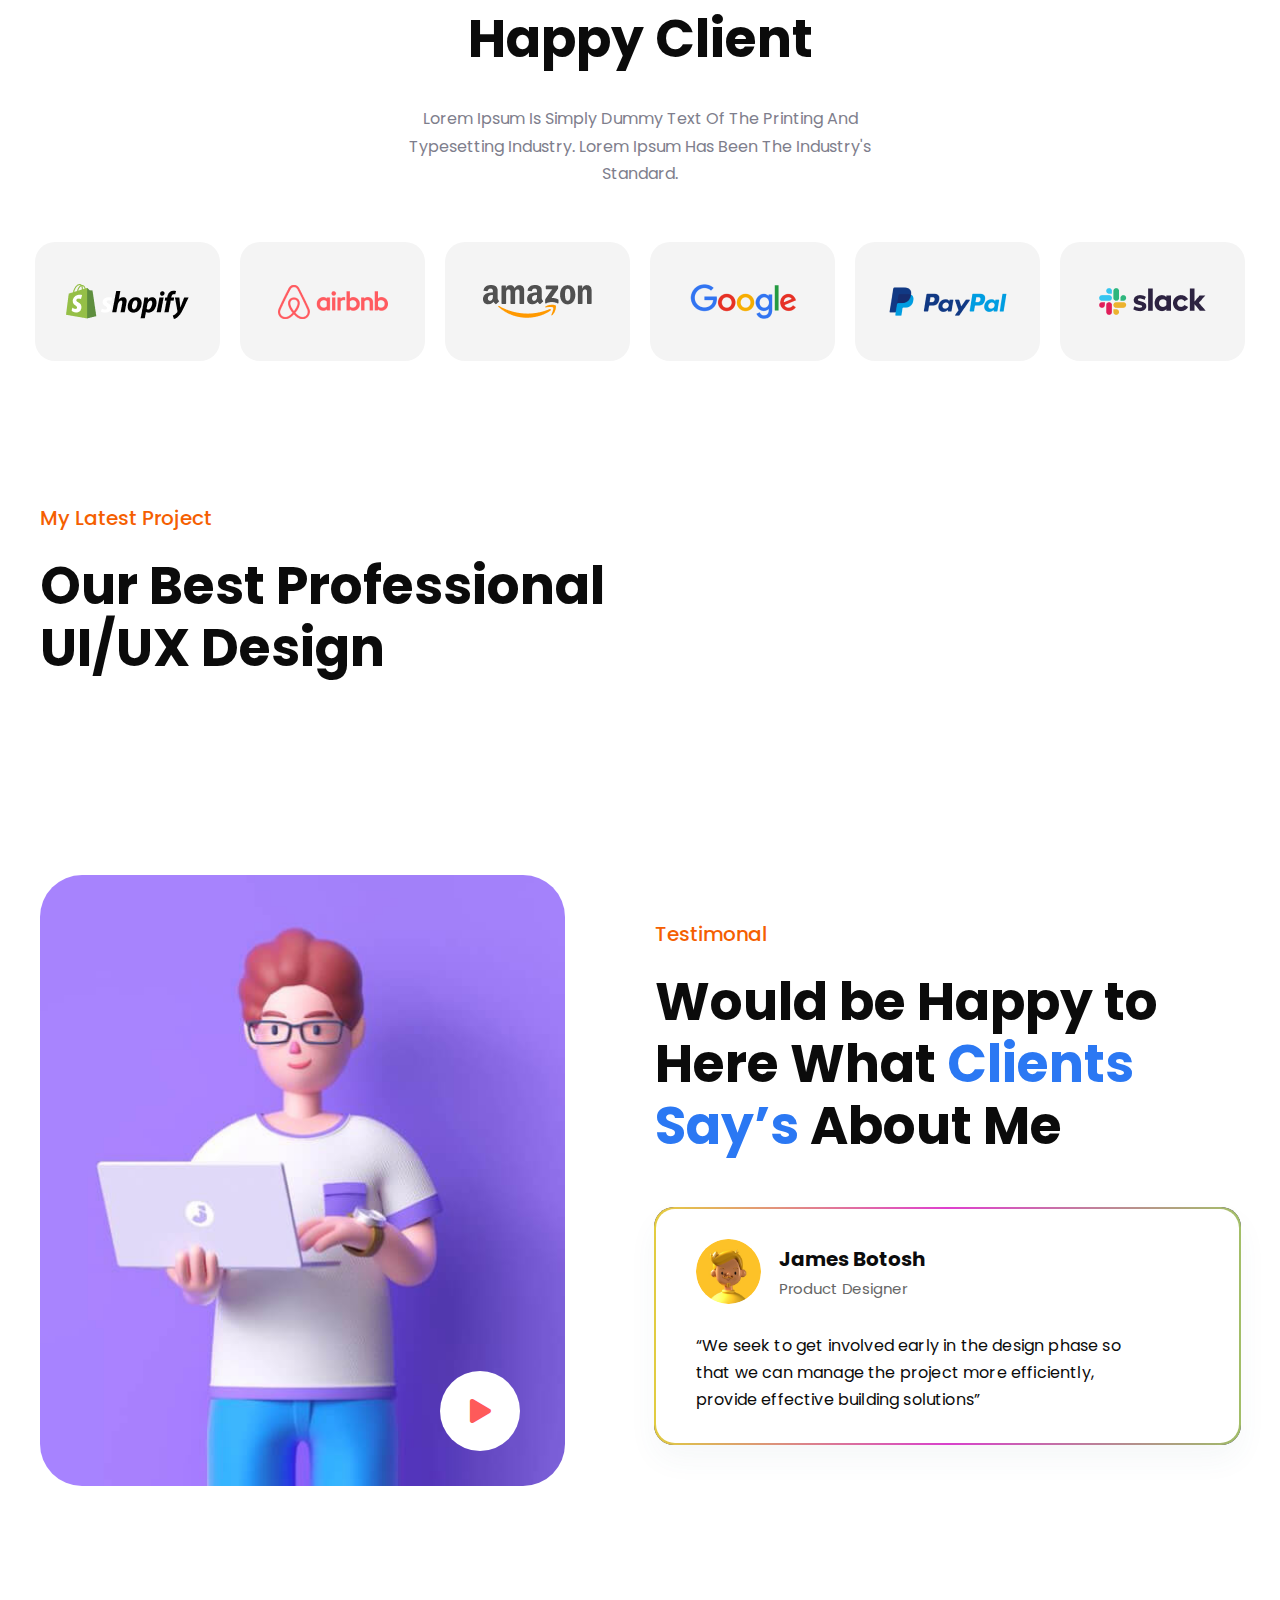
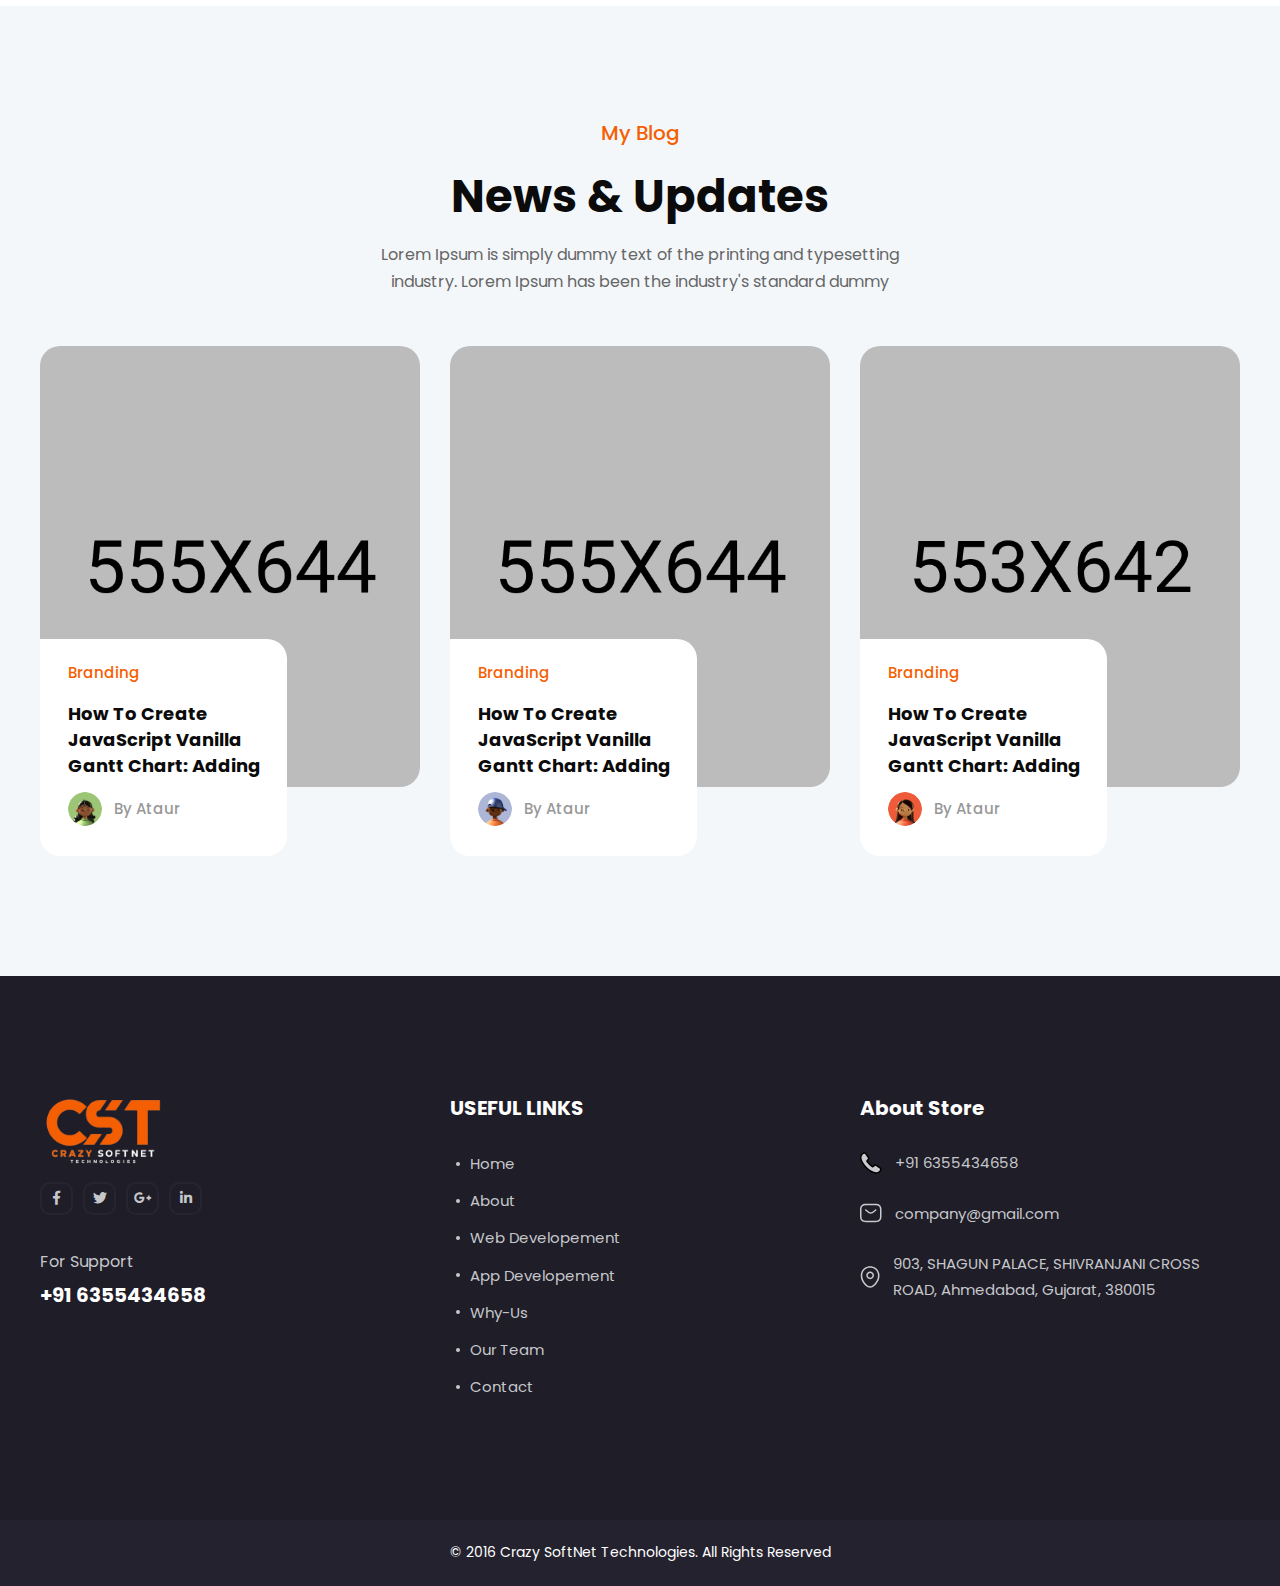
<file: about-me.html>
<!doctype html>
<html class="no-js" lang="en">
    <head>
        <meta charset="utf-8">
        <meta http-equiv="x-ua-compatible" content="ie=edge">
        <title>Crazy-Softnet Technologies</title>
        <meta name="description" content="Xolio - Creative Agency Template">
        <meta name="viewport" content="width=device-width, initial-scale=1">

		<link rel="shortcut icon" type="image/x-icon" href="assets/img/favicon.png">
        <!-- Place favicon.ico in the root directory -->

        <!-- CSS here -->
        <link rel="stylesheet" href="assets/css/bootstrap.min.css">
        <link rel="stylesheet" href="assets/css/animate.min.css">
        <link rel="stylesheet" href="assets/css/magnific-popup.css">
        <link rel="stylesheet" href="assets/css/fontawesome-all.min.css">
        <link rel="stylesheet" href="assets/css/swiper-bundle.min.css">
        <link rel="stylesheet" href="assets/css/odometer.css">
        <link rel="stylesheet" href="assets/css/slick.css">
        <link rel="stylesheet" href="assets/css/default.css">
        <link rel="stylesheet" href="assets/css/style.css">
        <link rel="stylesheet" href="assets/css/responsive.css">
    </head>
    <body>

        <!--Preloader-->
        <div id="preloader">
            <div id="loader" class="loader">
                <div class="loader-container">
                    <div class="loader-icon"><img src="assets/img/preloader.png" alt="Crazy-Softnet Technologies">
                    </div>
                </div>
            </div>
        </div>
        <!--Preloader-end -->

        <!-- Custom-cursor -->
        <div class="mouseCursor cursor-outer"></div>
        <div class="mouseCursor cursor-inner"><span>Drag</span></div>
        <!-- Custom-cursor-end -->

		<!-- Scroll-top -->
        <button class="scroll-top scroll-to-target" data-target="html">
            <i class="fas fa-angle-up"></i>
        </button>
        <!-- Scroll-top-end-->

        <!-- header-area -->
        <header>
            <div id="sticky-header" class="menu-area transparent-header">
                <div class="container">
                    <div class="row">
                        <div class="col-12">
                            <div class="mobile-nav-toggler"><i class="fas fa-bars"></i></div>
                            <div class="menu-wrap">
                                <nav class="menu-nav">
                                    <div class="logo">
                                        <a href="index.html"><img src="assets/img/logo/logo.png" alt="Logo"></a>
                                    </div>
                                    <div class="navbar-wrap main-menu d-none d-lg-flex">
                                        <ul class="navigation">
                                            <li class="menu-item-has-children"><a href="#">Home</a>
                                                <ul class="sub-menu">
                                                    <li><a href="index.html">Creative Agency</a></li>
                                                    <li><a href="index-2.html">Personal Portfolio</a></li>
                                                    <li><a href="index-3.html">Digital Agency</a></li>
                                                </ul>
                                            </li>
                                            <li><a href="about-us.html">About Us</a></li>
                                            <li class="active menu-item-has-children"><a href="#">pages</a>
                                                <ul class="sub-menu">
                                                    <li class="active"><a href="about-me.html">About Me</a></li>
                                                    <li><a href="team.html">Team Page</a></li>
                                                    <li><a href="team.html">Team Details</a></li>
                                                    <li><a href="why-us.html">Portfolio Details</a></li>
                                                    <li><a href="web-developement.html">Services Details</a></li>
                                                    <li><a href="contact.html">Contact Us</a></li>
                                                </ul>
                                            </li>
                                            <li class="menu-item-has-children"><a href="#">News</a>
                                                <ul class="sub-menu">
                                                    <li><a href="blog.html">Our Blog</a></li>
                                                    <li><a href="blog-details.html">Blog Details</a></li>
                                                </ul>
                                            </li>
                                        </ul>
                                    </div>
                                    <div class="header-action">
                                        <ul class="list-wrap">
                                            <li class="header-btn"><a href="javascript:void(0)" class="btn">Contact <span></span></a></li>
                                        </ul>
                                    </div>
                                </nav>
                            </div>

                            <!-- Mobile Menu  -->
                            <div class="mobile-menu">
                                <nav class="menu-box">
                                    <div class="close-btn"><i class="fas fa-times"></i></div>
                                    <div class="nav-logo">
                                        <a href="index.html"><img src="assets/img/logo/logo.png" alt="Logo"></a>
                                    </div>
                                    <div class="menu-outer">
                                        <!--Here Menu Will Come Automatically Via Javascript / Same Menu as in Header-->
                                    </div>
                                    <div class="social-links">
                                        <ul class="clearfix list-wrap">
                                            <li><a href="#"><i class="fab fa-facebook-f"></i></a></li>
                                            <li><a href="#"><i class="fab fa-twitter"></i></a></li>
                                            <li><a href="#"><i class="fab fa-instagram"></i></a></li>
                                            <li><a href="#"><i class="fab fa-linkedin-in"></i></a></li>
                                            <li><a href="#"><i class="fab fa-youtube"></i></a></li>
                                        </ul>
                                    </div>
                                </nav>
                            </div>
                            <div class="menu-backdrop"></div>
                            <!-- End Mobile Menu -->

                        </div>
                    </div>
                </div>

                <!-- header-contact -->
                <div class="header-contact-wrap">
                    <div class="container">
                        <div class="row">
                            <div class="col-lg-8">
                                <div class="left-side-content">
                                    <h3 class="title">Contact</h3>
                                    <div class="row">
                                        <div class="col-xl-4 col-lg-5 col-md-6">
                                            <div class="contact-info-list">
                                                <ul class="list-wrap">
                                                    <li>
                                                        <div class="icon">
                                                            <svg viewBox="0 0 22 20" fill="none" xmlns="http://www.w3.org/2000/svg">
                                                                <path fill-rule="evenodd" clip-rule="evenodd"
                                                                    d="M1.5 6.5C1.5 4.89295 1.95538 3.86848 2.63534 3.2371C3.32535 2.59637 4.36497 2.25 5.75 2.25H15.75C17.135 2.25 18.1746 2.59637 18.8647 3.2371C19.5446 3.86848 20 4.89295 20 6.5V13.5C20 15.107 19.5446 16.1315 18.8647 16.7629C18.1746 17.4036 17.135 17.75 15.75 17.75H5.75C4.36497 17.75 3.32535 17.4036 2.63534 16.7629C1.95538 16.1315 1.5 15.107 1.5 13.5V6.5ZM5.75 0.75C4.13503 0.75 2.67465 1.15363 1.61466 2.1379C0.544615 3.13152 0 4.60705 0 6.5V13.5C0 15.393 0.544615 16.8685 1.61466 17.8621C2.67465 18.8464 4.13503 19.25 5.75 19.25H15.75C17.365 19.25 18.8254 18.8464 19.8853 17.8621C20.9554 16.8685 21.5 15.393 21.5 13.5V6.5C21.5 4.60705 20.9554 3.13152 19.8853 2.1379C18.8254 1.15363 17.365 0.75 15.75 0.75H5.75ZM16.2181 7.58602C16.5417 7.32751 16.5945 6.85558 16.336 6.53194C16.0775 6.20829 15.6056 6.15548 15.2819 6.41398L12.1529 8.91324L12.1525 8.91352C11.3961 9.51536 10.0946 9.51549 9.33799 8.91393L6.21898 6.41471C5.89574 6.1557 5.42373 6.20778 5.16471 6.53102C4.9057 6.85426 4.95778 7.32627 5.28102 7.58529L8.40101 10.0853L8.40286 10.0868C9.70626 11.1244 11.7837 11.1244 13.0871 10.0868L13.0881 10.086L16.2181 7.58602Z" />
                                                            </svg>
                                                        </div>
                                                        <div class="content">
                                                            <a href="mailto:company@gmail.com">company@gmail.com</a>
                                                        </div>
                                                    </li>
                                                    <li>
                                                        <div class="icon">
                                                            <svg viewBox="0 0 20 22" fill="none" xmlns="http://www.w3.org/2000/svg">
                                                                <path fill-rule="evenodd" clip-rule="evenodd"
                                                                    d="M2.48199 7.65591C3.37522 3.73032 6.71708 1.74769 10.1338 1.75C13.5508 1.75231 16.8905 3.73971 17.7791 7.66556L17.7791 7.6656C18.8362 12.3354 15.943 16.3756 13.2111 18.999L13.2097 19.0004C11.4913 20.659 8.77127 20.661 7.04076 18.9997C4.31866 16.3762 1.42493 12.3261 2.48199 7.65591ZM10.1348 0.250002C14.1154 0.252693 18.1706 2.60029 19.2421 7.33441C20.4848 12.8239 17.0589 17.3834 14.251 20.08C11.9497 22.3008 8.31046 22.2989 6.00106 20.0809L6.00012 20.08C3.20236 17.3836 -0.22362 12.8139 1.01908 7.32441L1.01926 7.32364C2.09618 2.58953 6.1542 0.247312 10.1348 0.250002ZM7.76166 9.30994C7.76166 8.00103 8.82274 6.93994 10.1317 6.93994C11.4406 6.93994 12.5017 8.00103 12.5017 9.30994C12.5017 10.6189 11.4406 11.6799 10.1317 11.6799C8.82274 11.6799 7.76166 10.6189 7.76166 9.30994ZM10.1317 5.43994C7.99432 5.43994 6.26166 7.1726 6.26166 9.30994C6.26166 11.4473 7.99432 13.1799 10.1317 13.1799C12.269 13.1799 14.0017 11.4473 14.0017 9.30994C14.0017 7.1726 12.269 5.43994 10.1317 5.43994Z" />
                                                            </svg>
                                                        </div>
                                                        <div class="content">
                                                            <span>Ranelagh Place, Liverpool, L3 5UL, England</span>
                                                        </div>
                                                    </li>
                                                    <li>
                                                        <div class="icon">
                                                            <svg viewBox="0 0 22 22" fill="none" xmlns="http://www.w3.org/2000/svg">
                                                                <path fill-rule="evenodd" clip-rule="evenodd"
                                                                    d="M1.5 11C1.5 5.89421 5.64421 1.75 10.75 1.75C15.8558 1.75 20 5.89421 20 11C20 16.1058 15.8558 20.25 10.75 20.25C5.64421 20.25 1.5 16.1058 1.5 11ZM10.75 0.25C4.81579 0.25 0 5.06579 0 11C0 16.9342 4.81579 21.75 10.75 21.75C16.6842 21.75 21.5 16.9342 21.5 11C21.5 5.06579 16.6842 0.25 10.75 0.25ZM11.1289 6.50977C11.1289 6.09555 10.7931 5.75977 10.3789 5.75977C9.96469 5.75977 9.62891 6.09555 9.62891 6.50977V10.6098C9.62891 11.0862 9.79027 11.5637 10.0149 11.9576C10.2393 12.3511 10.5673 12.7322 10.9755 12.9744L10.9766 12.975L14.0746 14.8238C14.4303 15.0361 14.8907 14.9198 15.1029 14.5641C15.3152 14.2084 15.1989 13.748 14.8432 13.5357L11.7433 11.6857L11.7413 11.6845C11.6099 11.6067 11.4483 11.4431 11.3179 11.2145C11.1875 10.9859 11.1289 10.7633 11.1289 10.6098V6.50977Z" />
                                                            </svg>
                                                        </div>
                                                        <div class="content">
                                                            <span>7 Days a week <br> from 10-00 am to 6-00 pm</span>
                                                        </div>
                                                    </li>
                                                </ul>
                                                <div class="lats-chat">
                                                    <a href="contact.html">Lat’s Chat</a>
                                                </div>
                                            </div>
                                        </div>
                                        <div class="col-xl-8 col-lg-7 col-md-6">
                                            <div class="our-best-project">
                                                <div class="content">
                                                    <h4 class="title">One of Our <span>Best Ongoing</span> Projects</h4>
                                                    <a href="why-us.html" class="btn">Details <span></span></a>
                                                </div>
                                                <div class="thumb">
                                                    <img src="assets/img/images/our_project_img.png" alt="">
                                                </div>
                                            </div>
                                        </div>
                                    </div>
                                </div>
                            </div>
                            <div class="col-lg-4">
                                <div class="customer-support-wrap">
                                    <h4 class="title">Customer Support</h4>
                                    <div class="customer-support-content">
                                        <div class="content-top">
                                            <img src="assets/img/images/support_img.png" alt="">
                                            <h4 class="title">Need Help Choosing a Plan?</h4>
                                        </div>
                                        <p>We offer solutions for businesses of all sizes. For questions about our plans and products,,
                                            contact our team of experts. <a href="contact.html">Get in touch</a></p>
                                    </div>
                                    <div class="content-bottom">
                                        <a href="contact.html">Support</a>
                                        <a href="contact.html">Documentation</a>
                                    </div>
                                </div>
                            </div>
                        </div>
                    </div>
                </div>
                <div class="body-contact-overlay"></div>
                <!-- header-contact-end -->
            </div>
        </header>
        <!-- header-area-end -->



        <!-- main-area -->
        <main>

            <!-- breadcrumb-area -->
            <section class="breadcrumb-area about-me-breadcrumb pt-175 pb-110">
                <div class="container">
                    <div class="row">
                        <div class="col-12">
                            <div class="breadcrumb-content">
                                <h2 class="title">About Me</h2>
                                <nav aria-label="breadcrumb">
                                    <ol class="breadcrumb">
                                        <li class="breadcrumb-item"><a href="index.html">Home</a></li>
                                        <li class="breadcrumb-item active" aria-current="page">About Me</li>
                                    </ol>
                                </nav>
                            </div>
                        </div>
                    </div>
                </div>
                <div class="breadcrumb-shape-wrap">
                    <img src="assets/img/images/breadcrumb_shape01.png" alt="">
                    <img src="assets/img/images/breadcrumb_shape02.png" alt="">
                </div>
            </section>
            <!-- breadcrumb-area-end -->

            <!-- developr-area -->
            <section class="developr-area pb-120">
                <div class="container">
                    <div class="row align-items-center justify-content-center">
                        <div class="col-lg-6 col-md-9 order-0 order-lg-2">
                            <div class="developr-img">
                                <img src="assets/img/images/developer_img.png" alt="">
                                <div class="work-experience-wrap">
                                    <h2 class="count"><span class="odometer" data-count="18"></span>+</h2>
                                    <p>Years Of Experience</p>
                                </div>
                                <div class="project-completed-wrap">
                                    <h2 class="count"><span class="odometer" data-count="5"></span>K+</h2>
                                    <p>Have Faithfully Completed Projects Till Date</p>
                                </div>
                            </div>
                        </div>
                        <div class="col-lg-6">
                            <div class="developr-content">
                                <div class="section-title title-style-two mb-50">
                                    <span class="sub-title">I’m a Developer</span>
                                    <h2 class="title">I Develop Ideas <br> That Help People</h2>
                                </div>
                                <ul class="nav nav-tabs" id="myTab" role="tablist">
                                    <li class="nav-item" role="presentation">
                                        <button class="nav-link active" id="details-tab" data-bs-toggle="tab" data-bs-target="#details-tab-pane" type="button" role="tab" aria-controls="details-tab-pane" aria-selected="true">My Details</button>
                                    </li>
                                    <li class="nav-item" role="presentation">
                                        <button class="nav-link" id="awards-tab" data-bs-toggle="tab" data-bs-target="#awards-tab-pane" type="button" role="tab" aria-controls="awards-tab-pane" aria-selected="false">My Awards</button>
                                    </li>
                                    <li class="nav-item" role="presentation">
                                        <button class="nav-link" id="skils-tab" data-bs-toggle="tab" data-bs-target="#skils-tab-pane" type="button"
                                            role="tab" aria-controls="skils-tab-pane" aria-selected="false">My Skils</button>
                                    </li>
                                </ul>
                                <div class="tab-content" id="myTabContent">
                                    <div class="tab-pane fade show active" id="details-tab-pane" role="tabpanel" aria-labelledby="details-tab" tabindex="0">
                                        <div class="developer-info-wrap">
                                            <div class="row">
                                                <div class="col-md-6">
                                                    <ul class="list-wrap">
                                                        <li>
                                                            <div class="icon">
                                                                <img src="assets/img/icon/developer_icon01.png" alt="">
                                                            </div>
                                                            <div class="content">
                                                                <span>Name:</span>
                                                                <p>Jams Robot</p>
                                                            </div>
                                                        </li>
                                                        <li>
                                                            <div class="icon">
                                                                <img src="assets/img/icon/developer_icon02.png" alt="">
                                                            </div>
                                                            <div class="content">
                                                                <span>Email:</span>
                                                                <p>Jams Robot</p>
                                                            </div>
                                                        </li>
                                                        <li>
                                                            <div class="icon">
                                                                <img src="assets/img/icon/developer_icon03.png" alt="">
                                                            </div>
                                                            <div class="content">
                                                                <span>Language:</span>
                                                                <p>Jams Robot</p>
                                                            </div>
                                                        </li>
                                                    </ul>
                                                </div>
                                                <div class="col-md-6">
                                                    <ul class="list-wrap">
                                                        <li>
                                                            <div class="icon">
                                                                <img src="assets/img/icon/developer_icon04.png" alt="">
                                                            </div>
                                                            <div class="content">
                                                                <span>Phone No:</span>
                                                                <p>8 (495) 989—20—11</p>
                                                            </div>
                                                        </li>
                                                        <li>
                                                            <div class="icon">
                                                                <img src="assets/img/icon/developer_icon05.png" alt="">
                                                            </div>
                                                            <div class="content">
                                                                <span>Address:</span>
                                                                <p>Ranelagh Place, L3 5UL, England</p>
                                                            </div>
                                                        </li>
                                                        <li>
                                                            <div class="icon">
                                                                <img src="assets/img/icon/developer_icon06.png" alt="">
                                                            </div>
                                                            <div class="content">
                                                                <span>Nationality:</span>
                                                                <p>English, Russian, Frisian</p>
                                                            </div>
                                                        </li>
                                                    </ul>
                                                </div>
                                            </div>
                                        </div>
                                    </div>
                                    <div class="tab-pane fade" id="awards-tab-pane" role="tabpanel" aria-labelledby="awards-tab" tabindex="0">
                                        <div class="developer-info-wrap">
                                            <div class="row">
                                                <div class="col-md-6">
                                                    <ul class="list-wrap">
                                                        <li>
                                                            <div class="icon">
                                                                <img src="assets/img/icon/developer_icon01.png" alt="">
                                                            </div>
                                                            <div class="content">
                                                                <span>Name:</span>
                                                                <p>Jams Robot</p>
                                                            </div>
                                                        </li>
                                                        <li>
                                                            <div class="icon">
                                                                <img src="assets/img/icon/developer_icon02.png" alt="">
                                                            </div>
                                                            <div class="content">
                                                                <span>Email:</span>
                                                                <p>Jams Robot</p>
                                                            </div>
                                                        </li>
                                                        <li>
                                                            <div class="icon">
                                                                <img src="assets/img/icon/developer_icon03.png" alt="">
                                                            </div>
                                                            <div class="content">
                                                                <span>Language:</span>
                                                                <p>Jams Robot</p>
                                                            </div>
                                                        </li>
                                                    </ul>
                                                </div>
                                                <div class="col-md-6">
                                                    <ul class="list-wrap">
                                                        <li>
                                                            <div class="icon">
                                                                <img src="assets/img/icon/developer_icon04.png" alt="">
                                                            </div>
                                                            <div class="content">
                                                                <span>Phone No:</span>
                                                                <p>8 (495) 989—20—11</p>
                                                            </div>
                                                        </li>
                                                        <li>
                                                            <div class="icon">
                                                                <img src="assets/img/icon/developer_icon05.png" alt="">
                                                            </div>
                                                            <div class="content">
                                                                <span>Address:</span>
                                                                <p>Ranelagh Place, L3 5UL, England</p>
                                                            </div>
                                                        </li>
                                                        <li>
                                                            <div class="icon">
                                                                <img src="assets/img/icon/developer_icon06.png" alt="">
                                                            </div>
                                                            <div class="content">
                                                                <span>Nationality:</span>
                                                                <p>English, Russian, Frisian</p>
                                                            </div>
                                                        </li>
                                                    </ul>
                                                </div>
                                            </div>
                                        </div>
                                    </div>
                                    <div class="tab-pane fade" id="skils-tab-pane" role="tabpanel" aria-labelledby="skils-tab" tabindex="0">
                                        <div class="developer-info-wrap">
                                            <div class="row">
                                                <div class="col-md-6">
                                                    <ul class="list-wrap">
                                                        <li>
                                                            <div class="icon">
                                                                <img src="assets/img/icon/developer_icon01.png" alt="">
                                                            </div>
                                                            <div class="content">
                                                                <span>Name:</span>
                                                                <p>Jams Robot</p>
                                                            </div>
                                                        </li>
                                                        <li>
                                                            <div class="icon">
                                                                <img src="assets/img/icon/developer_icon02.png" alt="">
                                                            </div>
                                                            <div class="content">
                                                                <span>Email:</span>
                                                                <p>Jams Robot</p>
                                                            </div>
                                                        </li>
                                                        <li>
                                                            <div class="icon">
                                                                <img src="assets/img/icon/developer_icon03.png" alt="">
                                                            </div>
                                                            <div class="content">
                                                                <span>Language:</span>
                                                                <p>Jams Robot</p>
                                                            </div>
                                                        </li>
                                                    </ul>
                                                </div>
                                                <div class="col-md-6">
                                                    <ul class="list-wrap">
                                                        <li>
                                                            <div class="icon">
                                                                <img src="assets/img/icon/developer_icon04.png" alt="">
                                                            </div>
                                                            <div class="content">
                                                                <span>Phone No:</span>
                                                                <p>8 (495) 989—20—11</p>
                                                            </div>
                                                        </li>
                                                        <li>
                                                            <div class="icon">
                                                                <img src="assets/img/icon/developer_icon05.png" alt="">
                                                            </div>
                                                            <div class="content">
                                                                <span>Address:</span>
                                                                <p>Ranelagh Place, L3 5UL, England</p>
                                                            </div>
                                                        </li>
                                                        <li>
                                                            <div class="icon">
                                                                <img src="assets/img/icon/developer_icon06.png" alt="">
                                                            </div>
                                                            <div class="content">
                                                                <span>Nationality:</span>
                                                                <p>English, Russian, Frisian</p>
                                                            </div>
                                                        </li>
                                                    </ul>
                                                </div>
                                            </div>
                                        </div>
                                    </div>
                                </div>
                            </div>
                        </div>
                    </div>
                </div>
            </section>
            <!-- developr-area-end -->

            <!-- tools-area -->
            <section class="tools-area">
                <div class="container">
                    <div class="row justify-content-center">
                        <div class="col-lg-6">
                            <div class="section-title title-style-two white-title text-center mb-50">
                                <span class="sub-title">My Tools</span>
                                <h2 class="title">What Tools I Use</h2>
                            </div>
                        </div>
                    </div>
                    <div class="tools-item-wrap">
                        <div class="row justify-content-center">
                            <div class="col-xl-3 col-lg-4 col-md-6 col-sm-8">
                                <div class="tools-item">
                                    <div class="tools-icon">
                                        <img src="assets/img/icon/tools_icon01.png" alt="">
                                    </div>
                                    <div class="tools-content">
                                        <h3 class="title">Photoshop</h3>
                                        <p>Lorem Ipsum is simply dummy text of the printing and typesetting industry.</p>
                                    </div>
                                </div>
                            </div>
                            <div class="col-xl-3 col-lg-4 col-md-6 col-sm-8">
                                <div class="tools-item">
                                    <div class="tools-icon">
                                        <img src="assets/img/icon/tools_icon02.png" alt="">
                                    </div>
                                    <div class="tools-content">
                                        <h3 class="title">Illustrator</h3>
                                        <p>Lorem Ipsum is simply dummy text of the printing and typesetting industry.</p>
                                    </div>
                                </div>
                            </div>
                            <div class="col-xl-3 col-lg-4 col-md-6 col-sm-8">
                                <div class="tools-item">
                                    <div class="tools-icon">
                                        <img src="assets/img/icon/tools_icon03.png" alt="">
                                    </div>
                                    <div class="tools-content">
                                        <h3 class="title">Figma</h3>
                                        <p>Lorem Ipsum is simply dummy text of the printing and typesetting industry.</p>
                                    </div>
                                </div>
                            </div>
                            <div class="col-xl-3 col-lg-4 col-md-6 col-sm-8">
                                <div class="tools-item">
                                    <div class="tools-icon">
                                        <img src="assets/img/icon/tools_icon04.png" alt="">
                                    </div>
                                    <div class="tools-content">
                                        <h3 class="title">Sketch</h3>
                                        <p>Lorem Ipsum is simply dummy text of the printing and typesetting industry.</p>
                                    </div>
                                </div>
                            </div>
                            <div class="col-xl-3 col-lg-4 col-md-6 col-sm-8">
                                <div class="tools-item">
                                    <div class="tools-icon">
                                        <img src="assets/img/icon/tools_icon05.png" alt="">
                                    </div>
                                    <div class="tools-content">
                                        <h3 class="title">Premiere Pro</h3>
                                        <p>Lorem Ipsum is simply dummy text of the printing and typesetting industry.</p>
                                    </div>
                                </div>
                            </div>
                            <div class="col-xl-3 col-lg-4 col-md-6 col-sm-8">
                                <div class="tools-item">
                                    <div class="tools-icon">
                                        <img src="assets/img/icon/tools_icon06.png" alt="">
                                    </div>
                                    <div class="tools-content">
                                        <h3 class="title">After Effects</h3>
                                        <p>Lorem Ipsum is simply dummy text of the printing and typesetting industry.</p>
                                    </div>
                                </div>
                            </div>
                            <div class="col-xl-3 col-lg-4 col-md-6 col-sm-8">
                                <div class="tools-item">
                                    <div class="tools-icon">
                                        <img src="assets/img/icon/tools_icon07.png" alt="">
                                    </div>
                                    <div class="tools-content">
                                        <h3 class="title">HTML 5</h3>
                                        <p>Lorem Ipsum is simply dummy text of the printing and typesetting industry.</p>
                                    </div>
                                </div>
                            </div>
                            <div class="col-xl-3 col-lg-4 col-md-6 col-sm-8">
                                <div class="tools-item">
                                    <div class="tools-icon">
                                        <img src="assets/img/icon/tools_icon08.png" alt="">
                                    </div>
                                    <div class="tools-content">
                                        <h3 class="title">Blender</h3>
                                        <p>Lorem Ipsum is simply dummy text of the printing and typesetting industry.</p>
                                    </div>
                                </div>
                            </div>
                        </div>
                    </div>
                </div>
            </section>
            <!-- tools-area-end -->

            <!-- faq-area -->
            <section class="faq-area pt-120">
                <div class="container">
                    <div class="row align-items-center">
                        <div class="col-lg-6">
                            <div class="faq-img">
                                <img src="assets/img/images/faq_img.png" alt="">
                                <img src="assets/img/images/faq_img02.png" alt="">
                            </div>
                            <div class="faq-content">
                                <div class="section-title title-style-two mb-20">
                                    <h2 class="title">All Your Questions <br> Are Here</h2>
                                </div>
                                <h3 class="title-two">& Knock Me Directly to Know More</h3>
                                <p>Lorem ipsum dolor sit amet, sed nulla ante amet, elementum tincidunt arcu sed laoreet, natoque ac eget imperdiet. Ac scelerisque nibh dolores consectetuer,</p>
                            </div>
                        </div>
                        <div class="col-lg-6">
                            <div class="accordion faq-wrap" id="accordionExample">
                                <div class="accordion-item">
                                    <h2 class="accordion-header" id="headingOne">
                                        <button class="accordion-button" type="button" data-bs-toggle="collapse" data-bs-target="#collapseOne"
                                            aria-expanded="true" aria-controls="collapseOne">
                                            What's the difference between Pro and Free?
                                        </button>
                                    </h2>
                                    <div id="collapseOne" class="accordion-collapse collapse show" aria-labelledby="headingOne"
                                        data-bs-parent="#accordionExample">
                                        <div class="accordion-body">
                                            <p>Lorem ipsum dolor sit amet, sed nulla ante amet, elementum tincidunt arcu sed laoreet, natoque ac eget imperdiet. Ac scelerisque nibh dolores consectetuer,</p>
                                        </div>
                                    </div>
                                </div>
                                <div class="accordion-item">
                                    <h2 class="accordion-header" id="headingTwo">
                                        <button class="accordion-button collapsed" type="button" data-bs-toggle="collapse"
                                            data-bs-target="#collapseTwo" aria-expanded="false" aria-controls="collapseTwo">
                                            What's the difference between Pro and Free?
                                        </button>
                                    </h2>
                                    <div id="collapseTwo" class="accordion-collapse collapse" aria-labelledby="headingTwo"
                                        data-bs-parent="#accordionExample">
                                        <div class="accordion-body">
                                            <p>Lorem ipsum dolor sit amet, sed nulla ante amet, elementum tincidunt arcu sed laoreet, natoque ac eget imperdiet. Ac scelerisque nibh dolores consectetuer,</p>
                                        </div>
                                    </div>
                                </div>
                                <div class="accordion-item">
                                    <h2 class="accordion-header" id="headingThree">
                                        <button class="accordion-button collapsed" type="button" data-bs-toggle="collapse"
                                            data-bs-target="#collapseThree" aria-expanded="false" aria-controls="collapseThree">
                                            What's the difference between Pro and Free?
                                        </button>
                                    </h2>
                                    <div id="collapseThree" class="accordion-collapse collapse" aria-labelledby="headingThree"
                                        data-bs-parent="#accordionExample">
                                        <div class="accordion-body">
                                            <p>Lorem ipsum dolor sit amet, sed nulla ante amet, elementum tincidunt arcu sed laoreet, natoque ac eget imperdiet. Ac scelerisque nibh dolores consectetuer,</p>
                                        </div>
                                    </div>
                                </div>
                                <div class="accordion-item">
                                    <h2 class="accordion-header" id="headingFour">
                                        <button class="accordion-button collapsed" type="button" data-bs-toggle="collapse"
                                            data-bs-target="#collapseFour" aria-expanded="false" aria-controls="collapseFour">
                                            What's the difference between Pro and Free?
                                        </button>
                                    </h2>
                                    <div id="collapseFour" class="accordion-collapse collapse" aria-labelledby="headingFour"
                                        data-bs-parent="#accordionExample">
                                        <div class="accordion-body">
                                            <p>Lorem ipsum dolor sit amet, sed nulla ante amet, elementum tincidunt arcu sed laoreet, natoque ac eget imperdiet. Ac scelerisque nibh dolores consectetuer,</p>
                                        </div>
                                    </div>
                                </div>
                            </div>
                        </div>
                    </div>
                </div>
                <div class="faq-shape-wrap">
                    <img src="assets/img/images/faq_shape.png" alt="">
                </div>
            </section>
            <!-- faq-area-end -->

            <!-- client-area -->
            <section class="client-area pt-120">
                <div class="container">
                    <div class="row justify-content-center">
                        <div class="col-xl-6 col-lg-8">
                            <div class="section-title title-style-two text-center mb-55">
                                <span class="sub-title">My Clients</span>
                                <h2 class="title">I Work With Over 175+ Happy Client</h2>
                                <p>Lorem Ipsum is simply dummy text of the printing and typesetting industry. Lorem Ipsum has been the industry's standard.</p>
                            </div>
                        </div>
                    </div>
                    <div class="row brand-active">
                        <div class="col-12">
                            <div class="brand-item">
                                <img src="assets/img/brand/h3_brand_img01.png" alt="">
                            </div>
                        </div>
                        <div class="col-12">
                            <div class="brand-item">
                                <img src="assets/img/brand/h3_brand_img02.png" alt="">
                            </div>
                        </div>
                        <div class="col-12">
                            <div class="brand-item">
                                <img src="assets/img/brand/h3_brand_img03.png" alt="">
                            </div>
                        </div>
                        <div class="col-12">
                            <div class="brand-item">
                                <img src="assets/img/brand/h3_brand_img04.png" alt="">
                            </div>
                        </div>
                        <div class="col-12">
                            <div class="brand-item">
                                <img src="assets/img/brand/h3_brand_img05.png" alt="">
                            </div>
                        </div>
                        <div class="col-12">
                            <div class="brand-item">
                                <img src="assets/img/brand/h3_brand_img06.png" alt="">
                            </div>
                        </div>
                    </div>
                </div>
            </section>
            <!-- client-area-end -->

            <!-- project-area -->
            <section class="inner-projcet-area-two pt-140 pb-125">
                <div class="container">
                    <div class="row align-items-center">
                        <div class="col-md-8">
                            <div class="section-title title-style-two mb-70">
                                <span class="sub-title">My Latest Project</span>
                                <h2 class="title">Our Best Professional <br> UI/UX Design</h2>
                            </div>
                        </div>
                        <div class="col-md-4">
                            <div class="inner-project-nav"></div>
                        </div>
                    </div>
                </div>
                
            </section>
            <!-- project-area-end -->

            <!-- testimonial-area -->
            <section class="testimonial-area-five pb-120">
                <div class="container">
                    <div class="row align-items-center justify-content-center">
                        <div class="col-lg-6 col-md-9">
                            <div class="testimonial-img">
                                <img src="assets/img/images/testimonial_img.jpg" alt="">
                                <a href="https://www.youtube.com/watch?v=bixR-KIJKYM" class="play-btn popup-video"><i class="fas fa-play"></i></a>
                            </div>
                        </div>
                        <div class="col-lg-6">
                            <div class="testimonial-content">
                                <div class="section-title title-style-two mb-50">
                                    <span class="sub-title">Testimonal</span>
                                    <h2 class="title">Would be Happy to Here What <span>Clients</span> <span>Say’s</span> About Me</h2>
                                </div>
                                <div class="testimonial-item-five">
                                    <div class="testimonial-info">
                                        <div class="thumb">
                                            <img src="assets/img/images/testimonial_avatar01.png" alt="">
                                        </div>
                                        <div class="content">
                                            <h2 class="title">James Botosh</h2>
                                            <p>Product Designer</p>
                                        </div>
                                    </div>
                                    <div class="testimonial-content-five">
                                        <p>“We seek to get involved early in the design phase so that we can manage the project more efficiently, provide effective building solutions”</p>
                                    </div>
                                </div>
                            </div>
                        </div>
                    </div>
                </div>
            </section>
            <!-- testimonial-area-end -->

            <!-- blog-area -->
            <section class="blog-area">
                <div class="container">
                    <div class="row justify-content-center">
                        <div class="col-lg-6">
                            <div class="section-title text-center mb-50">
                                <span class="sub-title">My Blog</span>
                                <h2 class="title">News & Updates</h2>
                                <p>Lorem Ipsum is simply dummy text of the printing and typesetting industry. Lorem Ipsum has been
                                    the industry's standard dummy</p>
                            </div>
                        </div>
                    </div>
                    <div class="row justify-content-center">
                        <div class="col-lg-4 col-md-6">
                            <div class="blog-post-item">
                                <div class="blog-post-thumb">
                                    <a href="blog-details.html"><img src="assets/img/blog/blog_img01.jpg" alt=""></a>
                                </div>
                                <div class="blog-post-content">
                                    <a href="blog.html" class="tag">Branding</a>
                                    <h2 class="title"><a href="blog-details.html">How To Create JavaScript Vanilla Gantt Chart: Adding</a></h2>
                                    <div class="blog-meta">
                                        <ul class="list-wrap">
                                            <li class="avatar-img">
                                                <a href="blog.html"><img src="assets/img/blog/blog_avatar01.png" alt=""></a>
                                            </li>
                                            <li>By <a href="blog.html">Ataur</a></li>
                                        </ul>
                                    </div>
                                </div>
                            </div>
                        </div>
                        <div class="col-lg-4 col-md-6">
                            <div class="blog-post-item">
                                <div class="blog-post-thumb">
                                    <a href="blog-details.html"><img src="assets/img/blog/blog_img02.jpg" alt=""></a>
                                </div>
                                <div class="blog-post-content">
                                    <a href="blog.html" class="tag">Branding</a>
                                    <h2 class="title"><a href="blog-details.html">How To Create JavaScript Vanilla Gantt Chart: Adding</a></h2>
                                    <div class="blog-meta">
                                        <ul class="list-wrap">
                                            <li class="avatar-img">
                                                <a href="blog.html"><img src="assets/img/blog/blog_avatar02.png" alt=""></a>
                                            </li>
                                            <li>By <a href="blog.html">Ataur</a></li>
                                        </ul>
                                    </div>
                                </div>
                            </div>
                        </div>
                        <div class="col-lg-4 col-md-6">
                            <div class="blog-post-item">
                                <div class="blog-post-thumb">
                                    <a href="blog-details.html"><img src="assets/img/blog/blog_img03.jpg" alt=""></a>
                                </div>
                                <div class="blog-post-content">
                                    <a href="blog.html" class="tag">Branding</a>
                                    <h2 class="title"><a href="blog-details.html">How To Create JavaScript Vanilla Gantt Chart:
                                            Adding</a></h2>
                                    <div class="blog-meta">
                                        <ul class="list-wrap">
                                            <li class="avatar-img">
                                                <a href="blog.html"><img src="assets/img/blog/blog_avatar03.png" alt=""></a>
                                            </li>
                                            <li>By <a href="blog.html">Ataur</a></li>
                                        </ul>
                                    </div>
                                </div>
                            </div>
                        </div>
                    </div>
                </div>
            </section>
            <!-- blog-area-end -->

        </main>
        <!-- main-area-end -->

        <!-- footer-area -->
        <div id="includedContent"></div>
            <script src="https://code.jquery.com/jquery-3.6.0.min.js"></script>
            <script>
            $(function(){
                $("#includedContent").load("Footer.html");
            });
            </script>

        <!-- footer-area-end -->



        <!-- JS here -->
        <script src="assets/js/vendor/jquery-3.6.0.min.js"></script>
        <script src="assets/js/bootstrap.min.js"></script>
        <script src="assets/js/isotope.pkgd.min.js"></script>
        <script src="assets/js/imagesloaded.pkgd.min.js"></script>
        <script src="assets/js/jquery.magnific-popup.min.js"></script>
        <script src="assets/js/jquery.odometer.min.js"></script>
        <script src="assets/js/swiper-bundle.min.js"></script>
        <script src="assets/js/jquery.appear.js"></script>
        <script src="assets/js/slick.min.js"></script>
        <script src="assets/js/ajax-form.js"></script>
        <script src="assets/js/parallax.min.js"></script>
        <script src="assets/js/jquery.parallaxScroll.min.js"></script>
        <script src="assets/js/tween-max.js"></script>
        <script src="assets/js/wow.min.js"></script>
        <script src="assets/js/main.js"></script>
    </body>
</html>
</file>
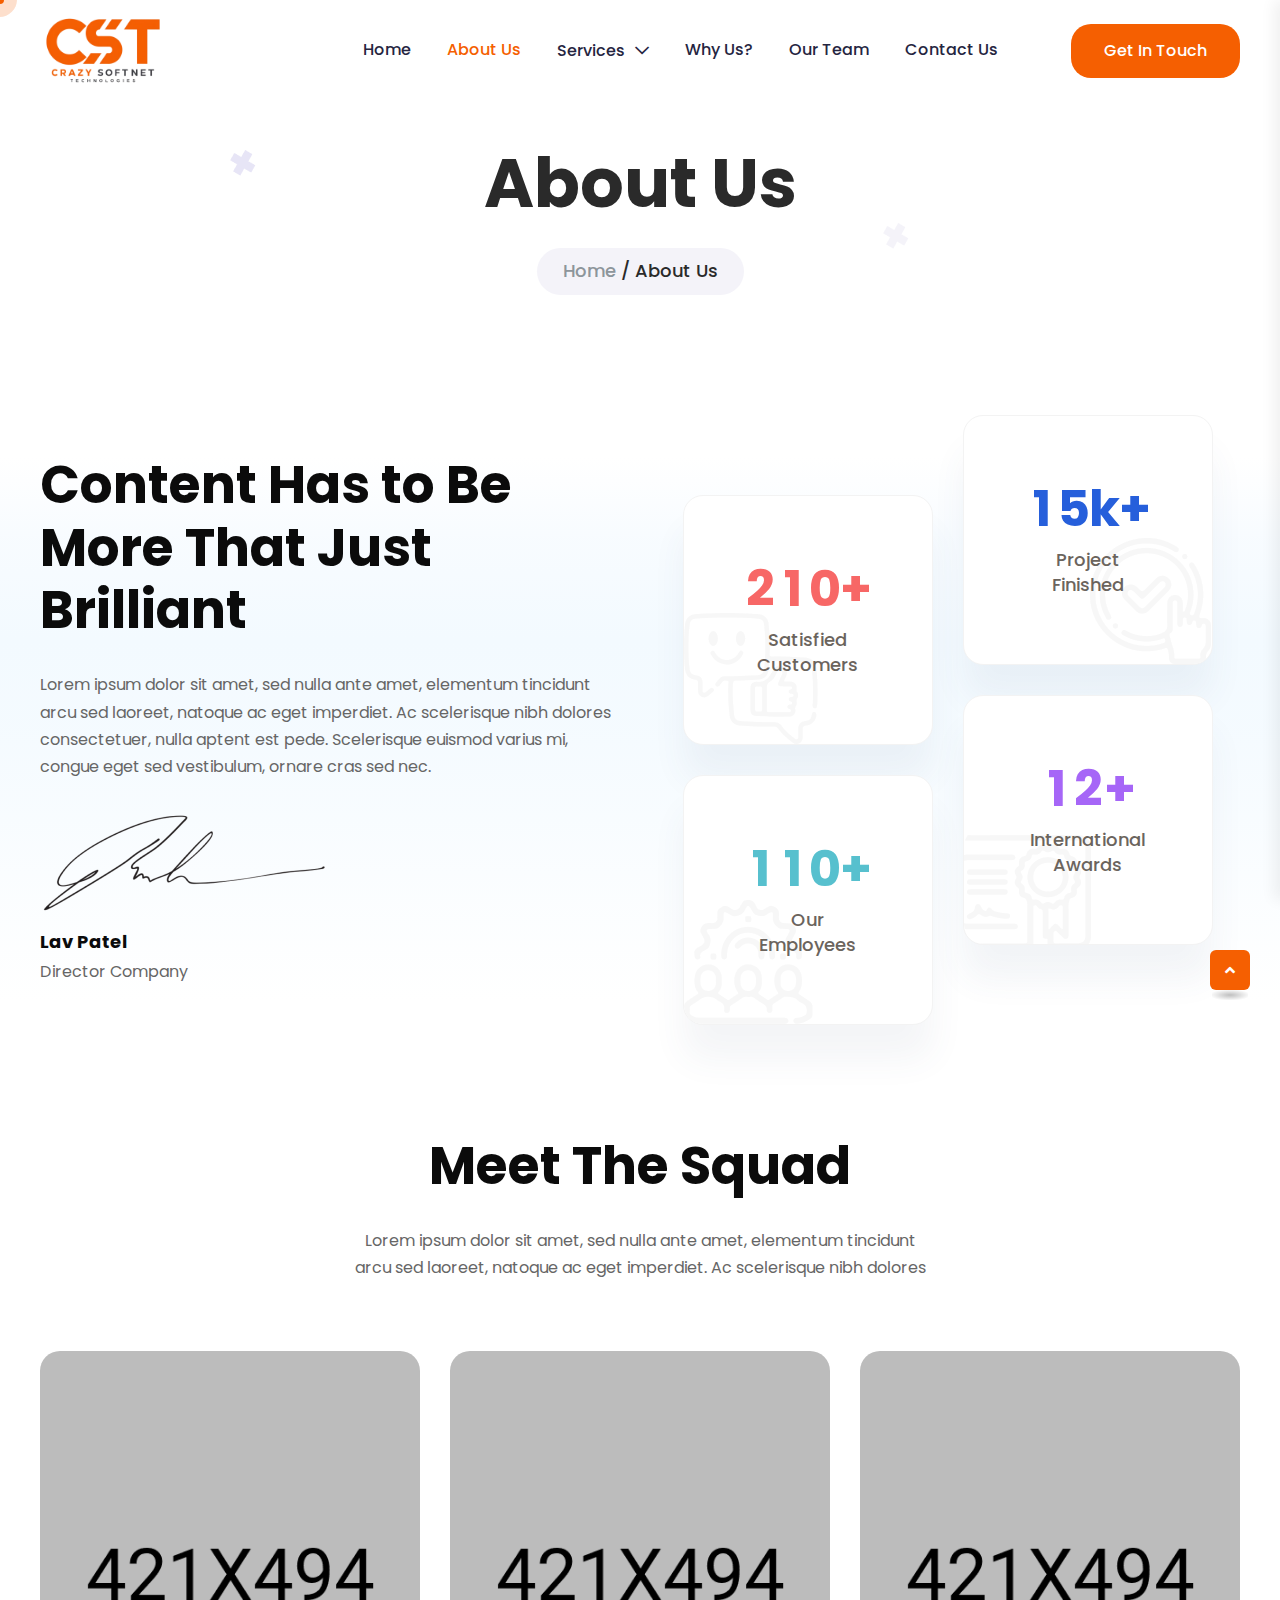
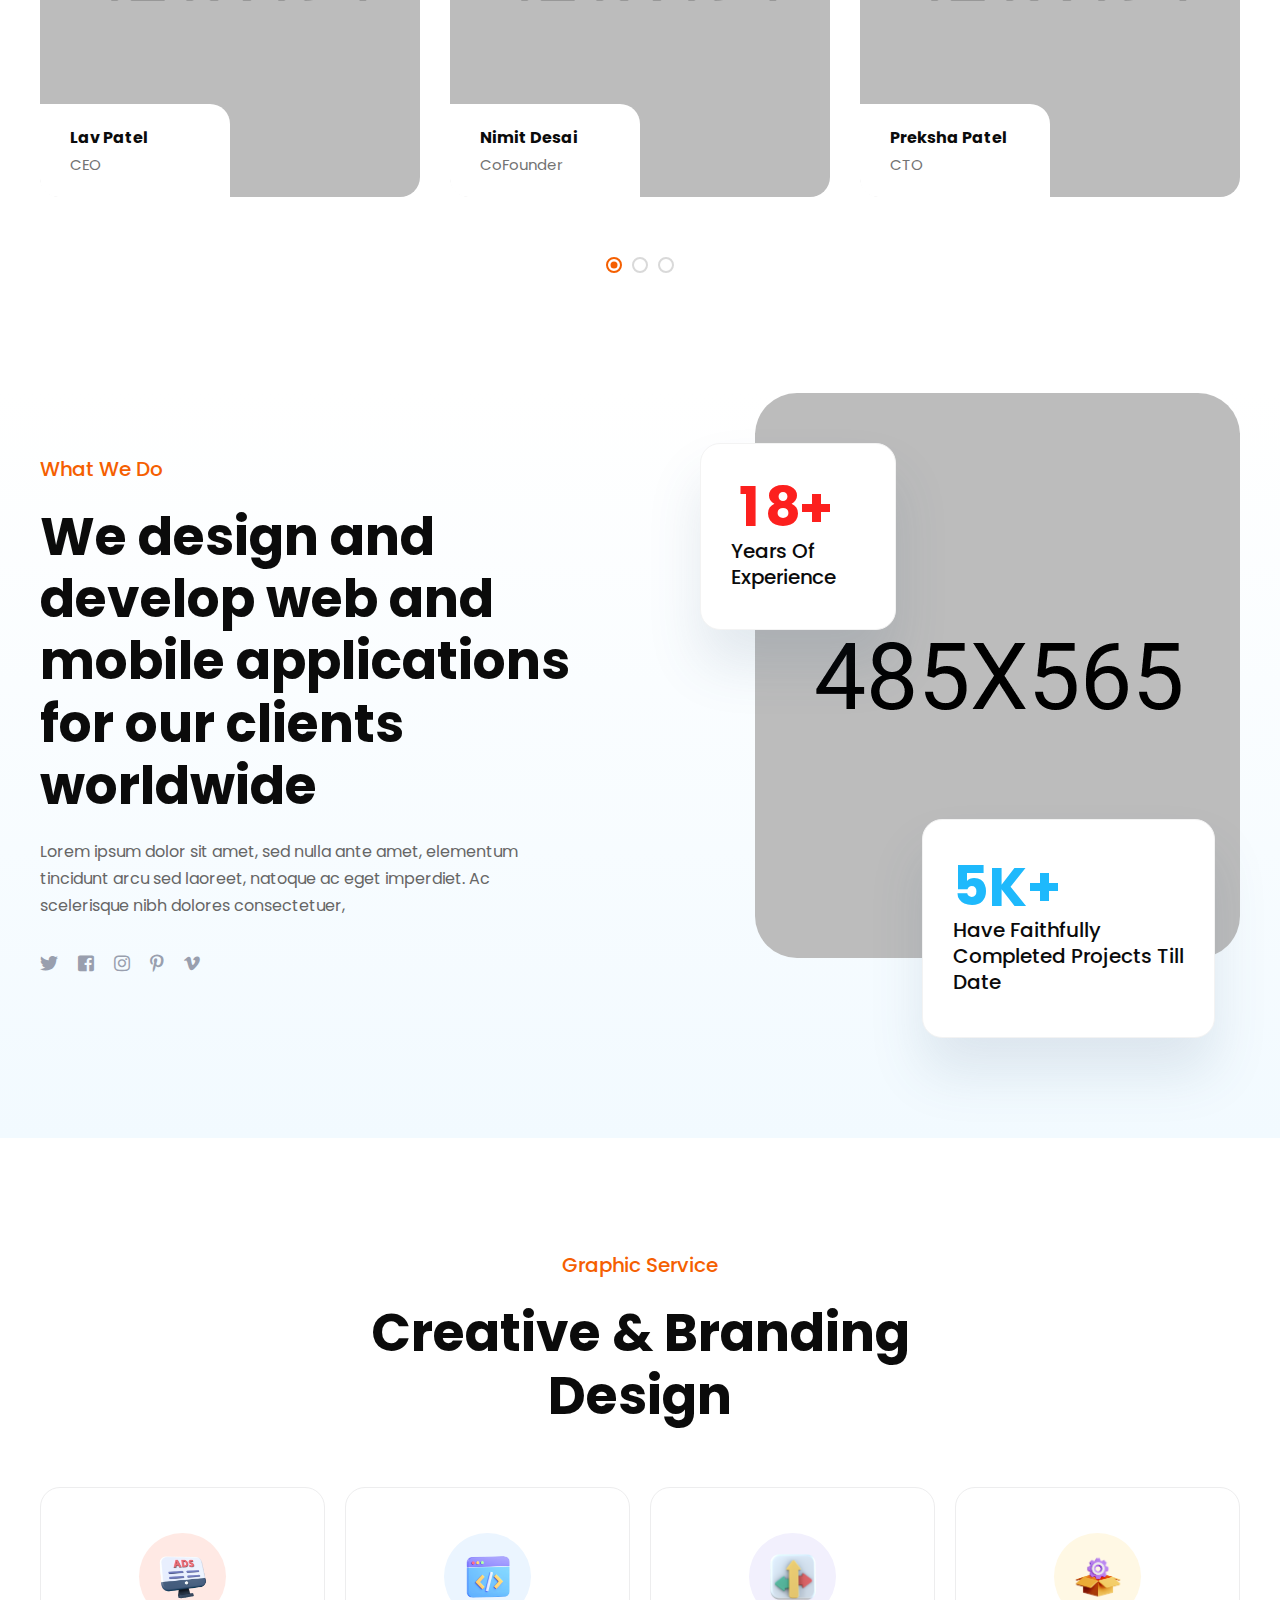
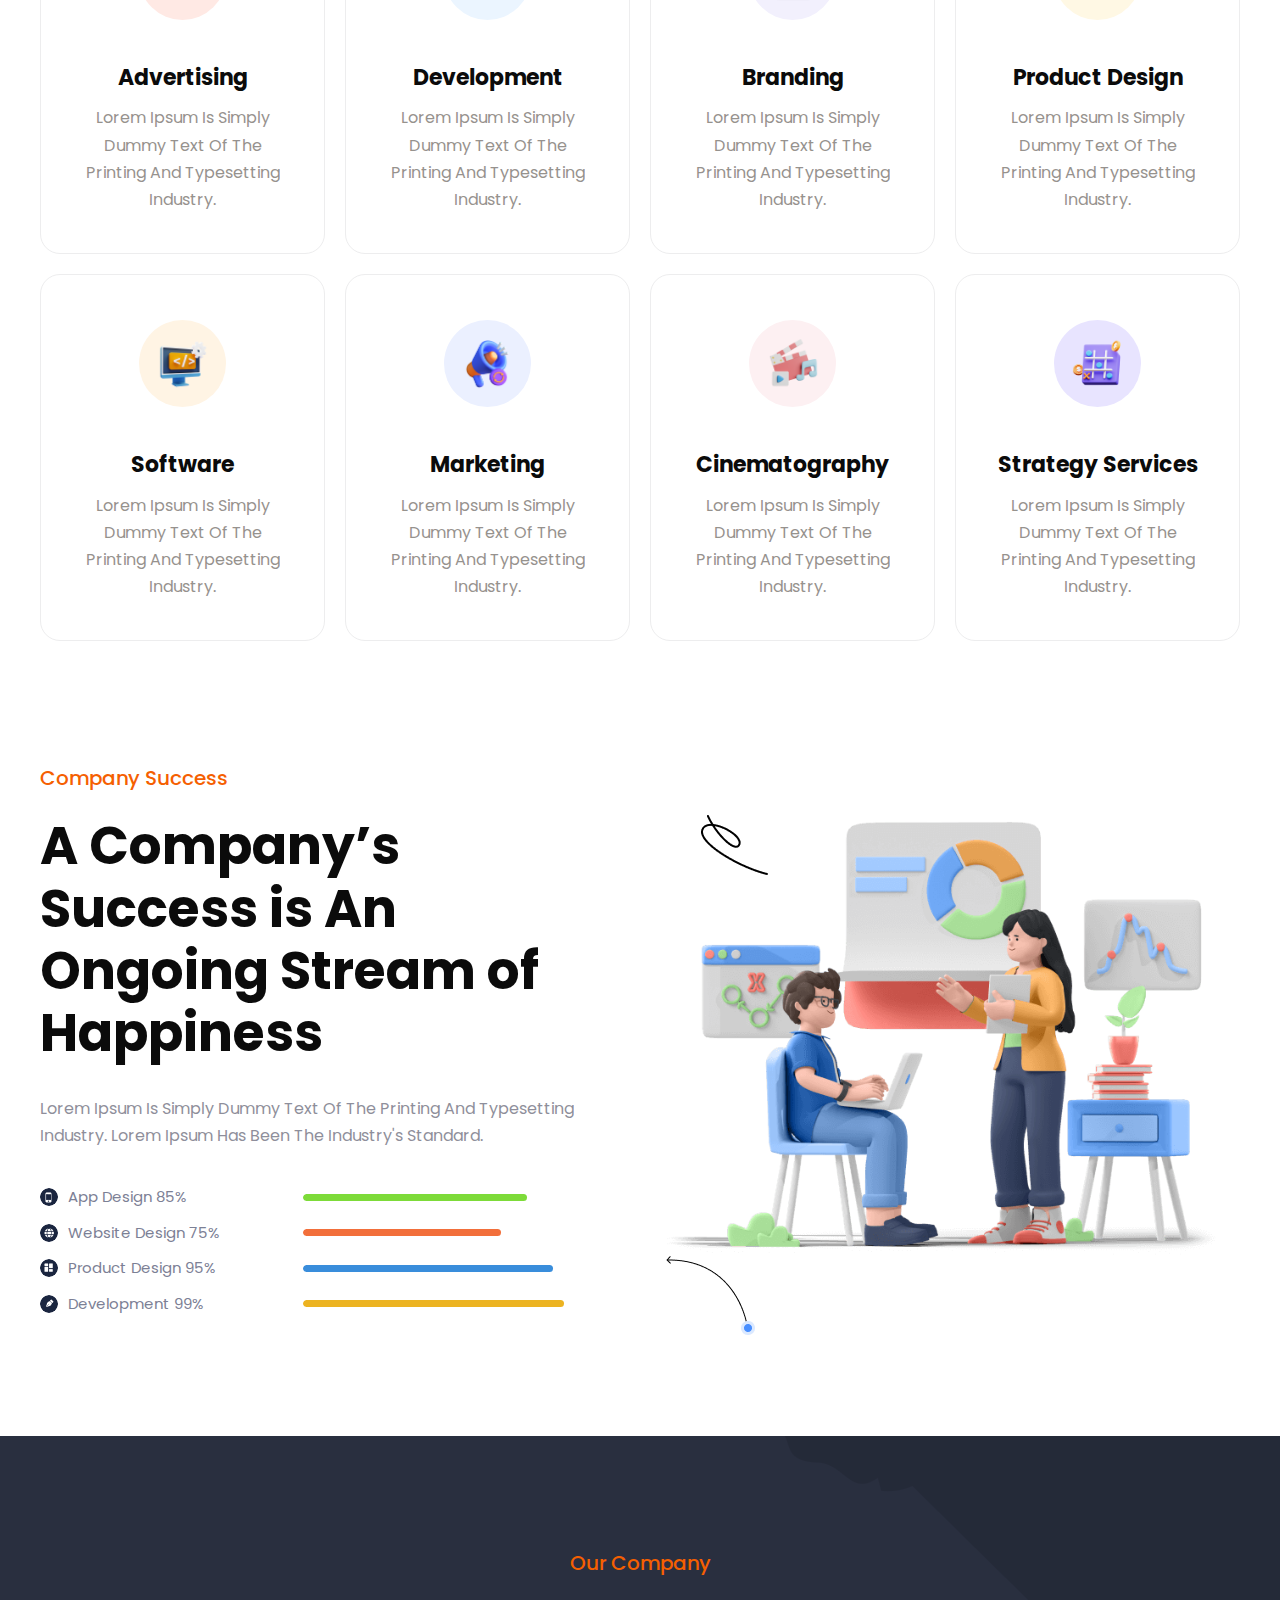
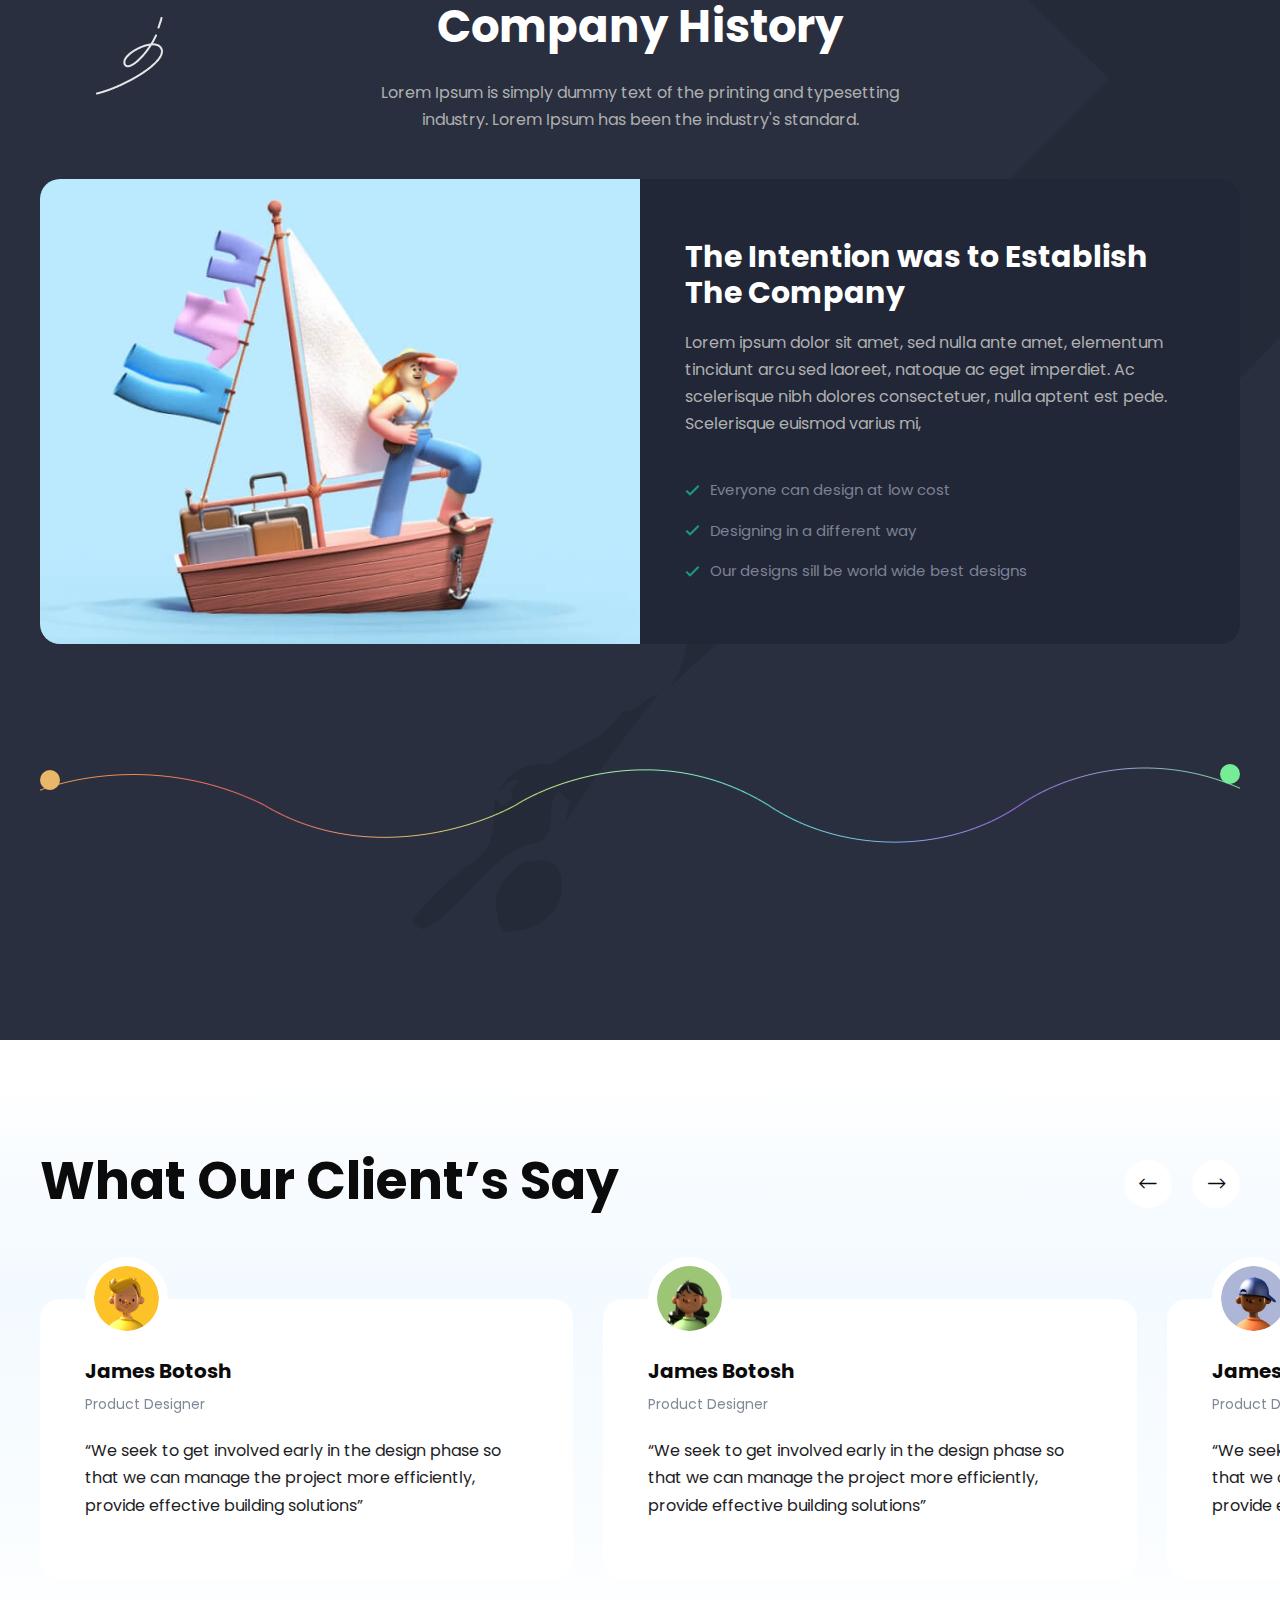
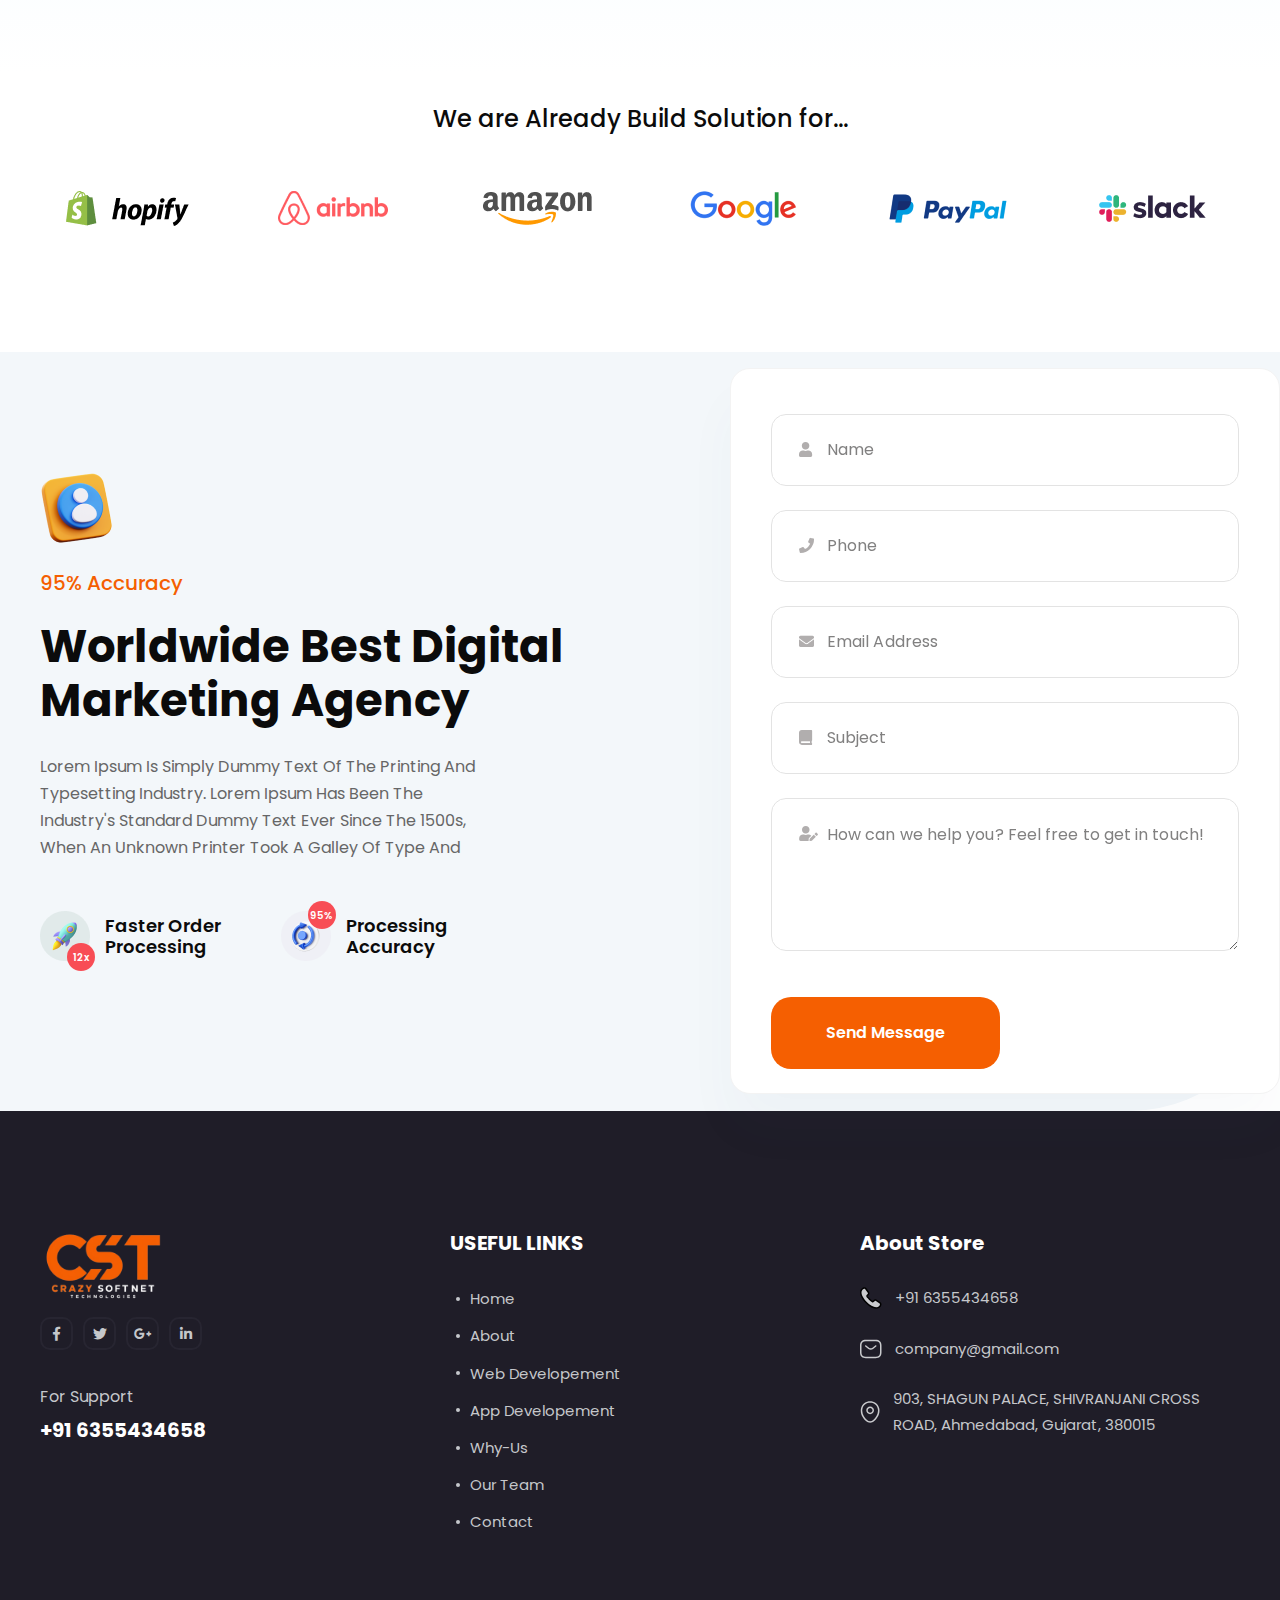
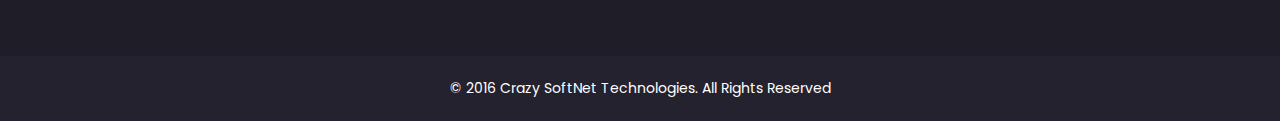
<file: about-us.html>
<!doctype html>
<html class="no-js" lang="en">

<head>
    <meta charset="utf-8">
    <meta http-equiv="x-ua-compatible" content="ie=edge">
    <title>Crazy-Softnet Technologies</title>
    <meta name="description" content="Xolio - Creative Agency Template">
    <meta name="viewport" content="width=device-width, initial-scale=1">

    <link rel="shortcut icon" type="image/x-icon" href="assets/img/favicon.png">
    <!-- Place favicon.ico in the root directory -->

    <!-- CSS here -->
    <link rel="stylesheet" href="assets/css/bootstrap.min.css">
    <link rel="stylesheet" href="assets/css/animate.min.css">
    <link rel="stylesheet" href="assets/css/magnific-popup.css">
    <link rel="stylesheet" href="assets/css/fontawesome-all.min.css">
    <link rel="stylesheet" href="assets/css/swiper-bundle.min.css">
    <link rel="stylesheet" href="assets/css/odometer.css">
    <link rel="stylesheet" href="assets/css/slick.css">
    <link rel="stylesheet" href="assets/css/default.css">
    <link rel="stylesheet" href="assets/css/style.css">
    <link rel="stylesheet" href="assets/css/responsive.css">
</head>

<body>

    <!--Preloader-->
    <div id="preloader">
        <div id="loader" class="loader">
            <div class="loader-container">
                <div class="loader-icon"><img src="assets/img/preloader.png" alt="Crazy-Softnet Technologies">
                </div>
            </div>
        </div>
    </div>
    <!--Preloader-end -->

    <!-- Custom-cursor -->
    <div class="mouseCursor cursor-outer"></div>
    <div class="mouseCursor cursor-inner"><span>Drag</span></div>
    <!-- Custom-cursor-end -->

    <!-- Scroll-top -->
    <button class="scroll-top scroll-to-target" data-target="html">
        <i class="fas fa-angle-up"></i>
    </button>
    <!-- Scroll-top-end-->

    <!-- header-area -->
    <header>
        <div id="sticky-header" class="menu-area transparent-header">
            <div class="container">
                <div class="row">
                    <div class="col-12">
                        <div class="mobile-nav-toggler"><i class="fas fa-bars"></i></div>
                        <div class="menu-wrap">
                            <nav class="menu-nav">
                                <div class="logo">
                                    <a href="index.html"><img src="./assets/img/logo/logo.png" alt="Logo"></a>
                                </div>
                                <div class="navbar-wrap main-menu d-none d-lg-flex">
                                    <ul class="navigation">
                                        <li ><a href="index.html">Home</a></li>
                                        <li class="active"><a href="about-us.html">About Us</a></li>
                                        <li class="menu-item-has-children"><a href="javascript:void(0)">Services</a>
                                            <ul class="sub-menu">
                                                <li><a href="web-developement.html">Web Development</a></li>
                                                <li><a href="app-developement.html">App Development</a></li>
                                            </ul>
                                        </li>
                                        <li><a href="why-us.html">Why Us?</a></li>
                                        <li><a href="team.html">Our Team</a></li>
                                        <li><a href="contact.html">Contact Us</a></li>

                                        <!-- <li class="menu-item-has-children"><a href="#">News</a>
                                            <ul class="sub-menu">
                                                <li><a href="blog.html">Our Blog</a></li>
                                                <li><a href="blog-details.html">Blog Details</a></li>
                                            </ul>
                                        </li> -->
                                    </ul>
                                </div>
                                <div class="header-action">
                                    <ul class="list-wrap">
                                        <li class="header-btn"><a href="javascript:void(0)" class="btn">Get in touch
                                                <span></span></a></li>
                                    </ul>
                                </div>
                            </nav>
                        </div>

                        <!-- Mobile Menu  -->
                        <div class="mobile-menu">
                            <nav class="menu-box">
                                <div class="close-btn"><i class="fas fa-times"></i></div>
                                <div class="nav-logo">
                                    <a href="index.html"><img src="assets/img/logo/logo.png" alt="Logo"></a>
                                </div>
                                <div class="menu-outer">
                                    <!--Here Menu Will Come Automatically Via Javascript / Same Menu as in Header-->
                                </div>
                                <div class="social-links">
                                    <ul class="clearfix list-wrap">
                                        <li><a href="#"><i class="fab fa-facebook-f"></i></a></li>
                                        <li><a href="#"><i class="fab fa-twitter"></i></a></li>
                                        <li><a href="#"><i class="fab fa-instagram"></i></a></li>
                                        <li><a href="#"><i class="fab fa-linkedin-in"></i></a></li>
                                        <li><a href="#"><i class="fab fa-youtube"></i></a></li>
                                    </ul>
                                </div>
                            </nav>
                        </div>
                        <div class="menu-backdrop"></div>
                        <!-- End Mobile Menu -->

                    </div>
                </div>
            </div>

            <!-- header-contact -->
            <div id="includeheadercontact"></div>
            <script src="https://code.jquery.com/jquery-3.6.0.min.js"></script>
            <script>
            $(function(){
                $("#includeheadercontact").load("Header_Contact.html");
            });
            </script>
            <div class="body-contact-overlay"></div>
            <!-- header-contact-end -->
        </div>
    </header>

    <!-- header-area-end -->



    <!-- main-area -->
    <main>

        <!-- breadcrumb-area -->
        <section class="breadcrumb-area pt-175 pb-100">
            <div class="container">
                <div class="row">
                    <div class="col-12">
                        <div class="breadcrumb-content">
                            <h2 class="title">About Us</h2>
                            <nav aria-label="breadcrumb">
                                <ol class="breadcrumb">
                                    <li class="breadcrumb-item"><a href="index.html">Home</a></li>
                                    <li class="breadcrumb-item active" aria-current="page">About Us</li>
                                </ol>
                            </nav>
                        </div>
                    </div>
                </div>
            </div>
            <div class="breadcrumb-shape-wrap">
                <img src="assets/img/images/breadcrumb_shape01.png" alt="">
                <img src="assets/img/images/breadcrumb_shape02.png" alt="">
            </div>
        </section>
        <!-- breadcrumb-area-end -->

        <!-- counter-area -->
        <section class="counter-area-three">
            <div class="container">
                <div class="row align-items-center">
                    <div class="col-lg-6 order-0 order-lg-2">
                        <div class="counter-item-wrap-three">
                            <ul class="list-wrap">
                                <li>
                                    <div class="counter-item-three">
                                        <div class="icon">
                                            <img src="assets/img/icon/inner_counter_icon01.png" alt="">
                                        </div>
                                        <div class="content">
                                            <h2 class="count"><span class="odometer" data-count="210"></span>+</h2>
                                            <p>Satisfied <span>Customers</span></p>
                                        </div>
                                    </div>
                                </li>
                                <li>
                                    <div class="counter-item-three">
                                        <div class="icon">
                                            <img src="assets/img/icon/inner_counter_icon02.png" alt="">
                                        </div>
                                        <div class="content">
                                            <h2 class="count"><span class="odometer" data-count="15"></span>k+</h2>
                                            <p>Project <span>Finished</span></p>
                                        </div>
                                    </div>
                                </li>
                                <li>
                                    <div class="counter-item-three">
                                        <div class="icon">
                                            <img src="assets/img/icon/inner_counter_icon03.png" alt="">
                                        </div>
                                        <div class="content">
                                            <h2 class="count"><span class="odometer" data-count="110"></span>+</h2>
                                            <p>Our <span>Employees</span></p>
                                        </div>
                                    </div>
                                </li>
                                <li>
                                    <div class="counter-item-three">
                                        <div class="icon">
                                            <img src="assets/img/icon/inner_counter_icon04.png" alt="">
                                        </div>
                                        <div class="content">
                                            <h2 class="count"><span class="odometer" data-count="12"></span>+</h2>
                                            <p>International <span>Awards</span></p>
                                        </div>
                                    </div>
                                </li>
                            </ul>
                        </div>
                    </div>
                    <div class="col-lg-6">
                        <div class="counter-content-three">
                            <div class="section-title title-style-two mb-30">
                                <h2 class="title">Content Has to Be More That Just Brilliant</h2>
                            </div>
                            <p>Lorem ipsum dolor sit amet, sed nulla ante amet, elementum tincidunt arcu sed laoreet,
                                natoque ac eget imperdiet. Ac
                                scelerisque nibh dolores consectetuer, nulla aptent est pede. Scelerisque euismod varius
                                mi, congue eget sed vestibulum, ornare cras sed nec.</p>
                            <img src="assets/img/images/sine.png" alt="">
                            <div class="content-bottom">
                                <h4 class="title-two">Lav Patel</h4>
                                <span>Director Company</span>
                            </div>
                        </div>
                    </div>
                </div>
            </div>
        </section>
        <!-- counter-area-two -->

        <!-- team-area -->
        <section class="team-area-two pt-110 pb-120">
            <div class="container">
                <div class="row justify-content-center">
                    <div class="col-xl-7">
                        <div class="section-title title-style-two text-center mb-70">
                            <h2 class="title">Meet The Squad</h2>
                            <p>Lorem ipsum dolor sit amet, sed nulla ante amet, elementum tincidunt arcu sed laoreet,
                                natoque ac eget imperdiet. Ac scelerisque nibh dolores</p>
                        </div>
                    </div>
                </div>
                <div class="row team-active">
                    <div class="col-lg-4">
                        <div class="team-item">
                            <div class="team-thumb">
                                <a href="team.html"><img src="assets/img/team/inner_team02.jpg" alt=""></a>
                            </div>
                            <div class="team-content">
                                <h2 class="title"><a href="team.html">Lav Patel</a></h2>
                                <span>CEO</span>
                                <div class="team-social">
                                    <ul class="list-wrap">
                                        <li><a href="#"><i class="fab fa-facebook-f"></i></a></li>
                                        <li><a href="#"><i class="fab fa-twitter"></i></a></li>
                                        <li><a href="#"><i class="fab fa-linkedin-in"></i></a></li>
                                        <!-- <li><a href="#"><i class="fab fa-behance"></i></a></li> -->
                                    </ul>
                                </div>
                            </div>
                        </div>
                    </div>
                    <div class="col-lg-4">
                        <div class="team-item">
                            <div class="team-thumb">
                                <a href="team.html"><img src="assets/img/team/inner_team02.jpg" alt=""></a>
                            </div>
                            <div class="team-content">
                                <h2 class="title"><a href="team.html">Nimit Desai</a></h2>
                                <span>CoFounder</span>
                                <div class="team-social">
                                    <ul class="list-wrap">
                                        <li><a href="#"><i class="fab fa-facebook-f"></i></a></li>
                                        <li><a href="#"><i class="fab fa-twitter"></i></a></li>
                                        <li><a href="#"><i class="fab fa-linkedin-in"></i></a></li>
                                        <!-- <li><a href="#"><i class="fab fa-behance"></i></a></li> -->
                                    </ul>
                                </div>
                            </div>
                        </div>
                    </div>
                    <div class="col-lg-4">
                        <div class="team-item">
                            <div class="team-thumb">
                                <a href="team.html"><img src="assets/img/team/inner_team02.jpg" alt=""></a>
                            </div>
                            <div class="team-content">
                                <h2 class="title"><a href="team.html">Preksha Patel</a></h2>
                                <span>CTO</span>
                                <div class="team-social">
                                    <ul class="list-wrap">
                                        <li><a href="#"><i class="fab fa-facebook-f"></i></a></li>
                                        <li><a href="#"><i class="fab fa-twitter"></i></a></li>
                                        <li><a href="#"><i class="fab fa-linkedin-in"></i></a></li>
                                        <!-- <li><a href="#"><i class="fab fa-behance"></i></a></li> -->
                                    </ul>
                                </div>
                            </div>
                        </div>
                    </div>
                    <div class="col-lg-4">
                        <div class="team-item">
                            <div class="team-thumb">
                                <a href="team.html"><img src="assets/img/team/inner_team02.jpg" alt=""></a>
                            </div>
                            <div class="team-content">
                                <h2 class="title"><a href="team.html">Abhay Mandli</a></h2>
                                <span>CMO</span>
                                <div class="team-social">
                                    <ul class="list-wrap">
                                        <li><a href="#"><i class="fab fa-facebook-f"></i></a></li>
                                        <li><a href="#"><i class="fab fa-twitter"></i></a></li>
                                        <li><a href="#"><i class="fab fa-linkedin-in"></i></a></li>
                                        <!-- <li><a href="#"><i class="fab fa-behance"></i></a></li> -->
                                    </ul>
                                </div>
                            </div>
                        </div>
                    </div>
                    <div class="col-lg-4">
                        <div class="team-item">
                            <div class="team-thumb">
                                <a href="team.html"><img src="assets/img/team/inner_team02.jpg" alt=""></a>
                            </div>
                            <div class="team-content">
                                <h2 class="title"><a href="team.html">Drashti Patel</a></h2>
                                <span>Chief Designer</span>
                                <div class="team-social">
                                    <ul class="list-wrap">
                                        <li><a href="#"><i class="fab fa-facebook-f"></i></a></li>
                                        <li><a href="#"><i class="fab fa-twitter"></i></a></li>
                                        <li><a href="#"><i class="fab fa-linkedin-in"></i></a></li>
                                        <!-- <li><a href="#"><i class="fab fa-behance"></i></a></li> -->
                                    </ul>
                                </div>
                            </div>
                        </div>
                    </div>
                </div>
            </div>
        </section>
        <!-- team-area-end -->
        <!-- developr-area -->
        <section class="developr-area-two pb-100">
            <div class="container">
                <div class="row align-items-center justify-content-center">
                    <div class="col-lg-6 col-md-9 order-0 order-lg-2">
                        <div class="developr-img">
                            <img src="assets/img/images/developer_img.png" alt="">
                            <div class="work-experience-wrap">
                                <h2 class="count"><span class="odometer" data-count="18"></span>+</h2>
                                <p>Years Of Experience</p>
                            </div>
                            <div class="project-completed-wrap">
                                <h2 class="count"><span class="odometer" data-count="5"></span>K+</h2>
                                <p>Have Faithfully Completed Projects Till Date</p>
                            </div>
                        </div>
                    </div>
                    <div class="col-lg-6">
                        <div class="developr-content-two">
                            <div class="section-title title-style-two mb-20">
                                <span class="sub-title">What We Do</span>
                                <h2 class="title">We design and develop web and mobile applications for our clients
                                    worldwide</h2>
                            </div>
                            <p>Lorem ipsum dolor sit amet, sed nulla ante amet, elementum tincidunt arcu sed laoreet,
                                natoque ac eget imperdiet. Ac scelerisque nibh dolores consectetuer,</p>
                            <div class="developr-social">
                                <ul class="list-wrap">
                                    <li><a href="#"><i class="fab fa-twitter"></i></a></li>
                                    <li><a href="#"><i class="fab fa-facebook-square"></i></a></li>
                                    <li><a href="#"><i class="fab fa-instagram"></i></a></li>
                                    <li><a href="#"><i class="fab fa-pinterest-p"></i></a></li>
                                    <li><a href="#"><i class="fab fa-vimeo-v"></i></a></li>
                                </ul>
                            </div>
                        </div>
                    </div>
                </div>
            </div>
        </section>
        <!-- developr-area-end -->

        <!-- services-area -->
        <section class="inner-services-area pt-110 pb-100">
            <div class="container">
                <div class="row justify-content-center">
                    <div class="col-lg-6">
                        <div class="section-title title-style-two text-center mb-60">
                            <span class="sub-title">Graphic Service</span>
                            <h2 class="title">Creative & Branding Design</h2>
                        </div>
                    </div>
                </div>
                <div class="inner-services-item-wrap">
                    <div class="row justify-content-center">
                        <div class="col-xl-3 col-lg-4 col-md-6 col-sm-8">
                            <div class="services-item-four">
                                <div class="services-icon-four">
                                    <img src="assets/img/icon/inner_services_icon01.png" alt="">
                                </div>
                                <div class="services-content-four">
                                    <h2 class="title"><a href="web-developement.html">Advertising</a></h2>
                                    <p>Lorem Ipsum is simply dummy text of the printing and typesetting industry.</p>
                                </div>
                            </div>
                        </div>
                        <div class="col-xl-3 col-lg-4 col-md-6 col-sm-8">
                            <div class="services-item-four">
                                <div class="services-icon-four">
                                    <img src="assets/img/icon/inner_services_icon02.png" alt="">
                                </div>
                                <div class="services-content-four">
                                    <h2 class="title"><a href="web-developement.html">Development</a></h2>
                                    <p>Lorem Ipsum is simply dummy text of the printing and typesetting industry.</p>
                                </div>
                            </div>
                        </div>
                        <div class="col-xl-3 col-lg-4 col-md-6 col-sm-8">
                            <div class="services-item-four">
                                <div class="services-icon-four">
                                    <img src="assets/img/icon/inner_services_icon03.png" alt="">
                                </div>
                                <div class="services-content-four">
                                    <h2 class="title"><a href="web-developement.html">Branding</a></h2>
                                    <p>Lorem Ipsum is simply dummy text of the printing and typesetting industry.</p>
                                </div>
                            </div>
                        </div>
                        <div class="col-xl-3 col-lg-4 col-md-6 col-sm-8">
                            <div class="services-item-four">
                                <div class="services-icon-four">
                                    <img src="assets/img/icon/inner_services_icon04.png" alt="">
                                </div>
                                <div class="services-content-four">
                                    <h2 class="title"><a href="web-developement.html">Product Design</a></h2>
                                    <p>Lorem Ipsum is simply dummy text of the printing and typesetting industry.</p>
                                </div>
                            </div>
                        </div>
                        <div class="col-xl-3 col-lg-4 col-md-6 col-sm-8">
                            <div class="services-item-four">
                                <div class="services-icon-four">
                                    <img src="assets/img/icon/inner_services_icon05.png" alt="">
                                </div>
                                <div class="services-content-four">
                                    <h2 class="title"><a href="web-developement.html">Software</a></h2>
                                    <p>Lorem Ipsum is simply dummy text of the printing and typesetting industry.</p>
                                </div>
                            </div>
                        </div>
                        <div class="col-xl-3 col-lg-4 col-md-6 col-sm-8">
                            <div class="services-item-four">
                                <div class="services-icon-four">
                                    <img src="assets/img/icon/inner_services_icon06.png" alt="">
                                </div>
                                <div class="services-content-four">
                                    <h2 class="title"><a href="web-developement.html">Marketing</a></h2>
                                    <p>Lorem Ipsum is simply dummy text of the printing and typesetting industry.</p>
                                </div>
                            </div>
                        </div>
                        <div class="col-xl-3 col-lg-4 col-md-6 col-sm-8">
                            <div class="services-item-four">
                                <div class="services-icon-four">
                                    <img src="assets/img/icon/inner_services_icon07.png" alt="">
                                </div>
                                <div class="services-content-four">
                                    <h2 class="title"><a href="web-developement.html">Cinematography</a></h2>
                                    <p>Lorem Ipsum is simply dummy text of the printing and typesetting industry.</p>
                                </div>
                            </div>
                        </div>
                        <div class="col-xl-3 col-lg-4 col-md-6 col-sm-8">
                            <div class="services-item-four">
                                <div class="services-icon-four">
                                    <img src="assets/img/icon/inner_services_icon08.png" alt="">
                                </div>
                                <div class="services-content-four">
                                    <h2 class="title"><a href="web-developement.html">Strategy Services</a></h2>
                                    <p>Lorem Ipsum is simply dummy text of the printing and typesetting industry.</p>
                                </div>
                            </div>
                        </div>
                    </div>
                </div>
            </div>
        </section>
        <!-- services-area-end -->

        <!-- success-area -->
        <section class="success-area pb-120">
            <div class="container">
                <div class="row align-items-center">
                    <div class="col-lg-6 order-0 order-lg-2">
                        <div class="success-img">
                            <img src="assets/img/images/success_img.png" alt="">
                        </div>
                    </div>
                    <div class="col-lg-6">
                        <div class="success-content">
                            <div class="section-title title-style-two mb-30">
                                <span class="sub-title">Company Success</span>
                                <h2 class="title">A Company’s Success is An Ongoing Stream of Happiness</h2>
                            </div>
                            <p>Lorem Ipsum is simply dummy text of the printing and typesetting industry. Lorem Ipsum
                                has been the industry's standard.</p>
                            <div class="success-list">
                                <ul class="list-wrap">
                                    <li>
                                        <div class="content">
                                            <img src="assets/img/icon/success_icon01.png" alt="">
                                            <span>App Design 85%</span>
                                        </div>
                                        <div class="progress">
                                            <div class="progress-bar" role="progressbar" style="width: 85%;"
                                                aria-valuenow="85" aria-valuemin="0" aria-valuemax="100"></div>
                                        </div>
                                    </li>
                                    <li>
                                        <div class="content">
                                            <img src="assets/img/icon/success_icon02.png" alt="">
                                            <span>Website Design 75%</span>
                                        </div>
                                        <div class="progress">
                                            <div class="progress-bar" role="progressbar" style="width: 75%;"
                                                aria-valuenow="75" aria-valuemin="0" aria-valuemax="100"></div>
                                        </div>
                                    </li>
                                    <li>
                                        <div class="content">
                                            <img src="assets/img/icon/success_icon03.png" alt="">
                                            <span>Product Design 95%</span>
                                        </div>
                                        <div class="progress">
                                            <div class="progress-bar" role="progressbar" style="width: 95%;"
                                                aria-valuenow="95" aria-valuemin="0" aria-valuemax="100"></div>
                                        </div>
                                    </li>
                                    <li>
                                        <div class="content">
                                            <img src="assets/img/icon/success_icon04.png" alt="">
                                            <span>Development 99%</span>
                                        </div>
                                        <div class="progress">
                                            <div class="progress-bar" role="progressbar" style="width: 99%;"
                                                aria-valuenow="99" aria-valuemin="0" aria-valuemax="100"></div>
                                        </div>
                                    </li>
                                </ul>
                            </div>
                        </div>
                    </div>
                </div>
            </div>
            <div class="success-shape-wrap">
                <img src="assets/img/images/success_shape01.png" alt="">
                <img src="assets/img/images/success_shape02.png" alt="">
            </div>
        </section>
        <!-- success-area-end -->

        <!-- history-area -->
        <section class="history-area">
            <div class="container">
                <div class="row justify-content-center">
                    <div class="col-xl-6 col-lg-8">
                        <div class="section-title white-title text-center mb-45">
                            <span class="sub-title">Our Company</span>
                            <h2 class="title">Company History</h2>
                            <p>Lorem Ipsum is simply dummy text of the printing and typesetting industry. Lorem Ipsum
                                has been the industry's standard.</p>
                        </div>
                    </div>
                </div>
                <div class="history-inner">
                    <div class="history-img">
                        <img src="assets/img/images/history_img.jpg" alt="">
                    </div>
                    <div class="row g-0 justify-content-end">
                        <div class="col-lg-6">
                            <div class="history-content">
                                <h2 class="title">The Intention was to Establish The Company</h2>
                                <p>Lorem ipsum dolor sit amet, sed nulla ante amet, elementum tincidunt arcu sed
                                    laoreet, natoque ac eget imperdiet.
                                    Ac scelerisque nibh dolores consectetuer, nulla aptent est pede. Scelerisque euismod
                                    varius mi,</p>
                                <ul class="list-wrap">
                                    <li><i class="far fa-check"></i>Everyone can design at low cost</li>
                                    <li><i class="far fa-check"></i>Designing in a different way</li>
                                    <li><i class="far fa-check"></i>Our designs sill be world wide best designs</li>
                                </ul>
                            </div>
                        </div>
                    </div>
                </div>
                <div class="history-roadmap-wrap">
                    <div class="roadmap-line-shape">
                        <span class="dot-one pulse-one"></span>
                        <span class="dot-two pulse-two"></span>
                    </div>
                    <ul class="list-wrap">
                        <li class="wow fadeInDown" data-wow-delay=".2s" data-wow-duration="1.5s">
                            <span class="dot pulse-three"></span>
                            <div class="content">
                                <h5 class="title">2020</h5>
                                <p>January 14 th</p>
                            </div>
                        </li>
                        <li class="wow fadeInUp" data-wow-delay=".2s" data-wow-duration="1.5s">
                            <span class="dot pulse-four"></span>
                            <div class="content">
                                <h5 class="title">2021</h5>
                                <p>January 14 th</p>
                            </div>
                        </li>
                        <li class="wow fadeInDown" data-wow-delay=".2s" data-wow-duration="1.5s">
                            <span class="dot pulse-five"></span>
                            <div class="content">
                                <h5 class="title">2022</h5>
                                <p>January 14 th</p>
                            </div>
                        </li>
                        <li class="wow fadeInUp" data-wow-delay=".2s" data-wow-duration="1.5s">
                            <span class="dot pulse-six"></span>
                            <div class="content">
                                <h5 class="title">2023</h5>
                                <p>January 14 th</p>
                            </div>
                        </li>
                    </ul>
                </div>
            </div>
            <div class="history-shape-wrap">
                <img src="assets/img/images/history_shape01.png" alt="">
                <img src="assets/img/images/history_shape02.png" alt="">
            </div>
        </section>
        <!-- history-area-end -->

        <!-- testimonial-area -->
        <section class="testimonial-area-three testimonial-area-four">
            <div class="container">
                <div class="row align-items-center">
                    <div class="col-md-8">
                        <div class="section-title title-style-two mb-45">
                            <h2 class="title">What Our Client’s Say</h2>
                        </div>
                    </div>
                    <div class="col-md-4">
                        <div class="testimonial-nav">
                            <button class="swiper-button-prev"></button>
                            <button class="swiper-button-next"></button>
                        </div>
                    </div>
                </div>
                <div class="row">
                    <div class="col-lg-12">
                        <div class="swiper-container testimonial-active-three">
                            <div class="swiper-wrapper">
                                <div class="swiper-slide">
                                    <div class="testimonial-item-three">
                                        <div class="testimonial-thumb-three">
                                            <img src="assets/img/images/testimonial_avatar01.png" alt="">
                                        </div>
                                        <div class="testimonial-content-three">
                                            <h4 class="title">James Botosh</h4>
                                            <span>Product Designer</span>
                                            <p>“We seek to get involved early in the design phase so that we can manage
                                                the project more efficiently, provide effective building solutions”</p>
                                        </div>
                                    </div>
                                </div>
                                <div class="swiper-slide">
                                    <div class="testimonial-item-three">
                                        <div class="testimonial-thumb-three">
                                            <img src="assets/img/images/testimonial_avatar02.png" alt="">
                                        </div>
                                        <div class="testimonial-content-three">
                                            <h4 class="title">James Botosh</h4>
                                            <span>Product Designer</span>
                                            <p>“We seek to get involved early in the design phase so that we can manage
                                                the project more efficiently, provide effective building solutions”</p>
                                        </div>
                                    </div>
                                </div>
                                <div class="swiper-slide">
                                    <div class="testimonial-item-three">
                                        <div class="testimonial-thumb-three">
                                            <img src="assets/img/images/testimonial_avatar03.png" alt="">
                                        </div>
                                        <div class="testimonial-content-three">
                                            <h4 class="title">James Botosh</h4>
                                            <span>Product Designer</span>
                                            <p>“We seek to get involved early in the design phase so that we can manage
                                                the project more efficiently, provide effective building solutions”</p>
                                        </div>
                                    </div>
                                </div>
                            </div>
                        </div>
                    </div>
                </div>
            </div>
        </section>
        <!-- testimonial-area-end -->

        <!-- brand-area -->
        <div class="brand-area pb-120">
            <div class="container">
                <div class="row">
                    <div class="col-lg-12">
                        <span class="title">We are Already Build Solution for...</span>
                    </div>
                </div>
                <div class="row brand-active">
                    <div class="col-12">
                        <div class="brand-item-two">
                            <img src="assets/img/brand/h3_brand_img01.png" alt="">
                        </div>
                    </div>
                    <div class="col-12">
                        <div class="brand-item-two">
                            <img src="assets/img/brand/h3_brand_img02.png" alt="">
                        </div>
                    </div>
                    <div class="col-12">
                        <div class="brand-item-two">
                            <img src="assets/img/brand/h3_brand_img03.png" alt="">
                        </div>
                    </div>
                    <div class="col-12">
                        <div class="brand-item-two">
                            <img src="assets/img/brand/h3_brand_img04.png" alt="">
                        </div>
                    </div>
                    <div class="col-12">
                        <div class="brand-item-two">
                            <img src="assets/img/brand/h3_brand_img05.png" alt="">
                        </div>
                    </div>
                    <div class="col-12">
                        <div class="brand-item-two">
                            <img src="assets/img/brand/h3_brand_img06.png" alt="">
                        </div>
                    </div>
                </div>
            </div>
        </div>
        <!-- brand-area-end -->

        <!-- consultation-area -->
        <section class="consultation-area testimonial-area pt-120 pb-120">
            <div class="container">
                <div class="row align-items-center">
                    <div class="col-lg-7">
                        <div class="consultation-content">
                            <div class="section-title mb-25">
                                <img src="assets/img/icon/consultation_icon01.png" alt="">
                                <span class="sub-title">95% Accuracy</span>
                                <h2 class="title">Worldwide Best Digital Marketing Agency</h2>
                            </div>
                            <p>Lorem Ipsum is simply dummy text of the printing and typesetting industry. Lorem Ipsum
                                has been the industry's standard dummy text ever since the 1500s, when an unknown
                                printer took a galley of type and</p>
                            <div class="consultation-list">
                                <ul class="list-wrap">
                                    <li>
                                        <div class="icon">
                                            <img src="assets/img/icon/consultation_icon02.png" alt="">
                                            <span>12x</span>
                                        </div>
                                        <div class="content">
                                            <h6 class="title">Faster Order Processing</h6>
                                        </div>
                                    </li>
                                    <li>
                                        <div class="icon">
                                            <img src="assets/img/icon/consultation_icon03.png" alt="">
                                            <span>95%</span>
                                        </div>
                                        <div class="content">
                                            <h6 class="title">Processing Accuracy</h6>
                                        </div>
                                    </li>
                                </ul>
                            </div>
                        </div>
                    </div>
                    <div class="inner-contact-form-wrap mt-3 pb-4">
                        <form action="#">
                            <div class="form-grp">
                                <label for="name"><i class="fas fa-user"></i></label>
                                <input type="text" id="name" placeholder="Name">
                            </div>
                            <div class="form-grp">
                                <label for="phone"><i class="fas fa-phone"></i></label>
                                <input type="text" id="phone" placeholder="Phone">
                            </div>
                            <div class="form-grp">
                                <label for="email"><i class="fas fa-envelope"></i></label>
                                <input type="email" id="email" placeholder="Email Address">
                            </div>
                            <div class="form-grp">
                                <label for="subject"><i class="fas fa-book-alt"></i></label>
                                <input type="text" id="subject" placeholder="Subject">
                            </div>
                            <div class="form-grp">
                                <label for="comment"><i class="fas fa-user-edit"></i></label>
                                <textarea name="comment" id="comment"
                                    placeholder="How can we help you? Feel free to get in touch!"></textarea>
                            </div>
                            <button type="submit" class="btn">Send Message <span></span></button>
                        </form>
                    </div>
                </div>
            </div>
            <div class="consultation-shape-wrap">
                <img src="assets/img/images/consultation_shape01.png" alt="" class="shape-one ribbonRotate">
                <img src="assets/img/images/consultation_shape02.png" alt="" class="shape-two float-bob-x">
            </div>
        </section>
        <!-- consultation-area-end -->

    </main>
    <!-- main-area-end -->

    <!-- footer-area -->
    <div id="includedContent"></div>
    <script src="https://code.jquery.com/jquery-3.6.0.min.js"></script>
    <script>
    $(function(){
        $("#includedContent").load("Footer.html");
    });
    </script>

    <!-- footer-area-end -->



    <!-- JS here -->
    <script src="assets/js/vendor/jquery-3.6.0.min.js"></script>
    <script src="assets/js/bootstrap.min.js"></script>
    <script src="assets/js/isotope.pkgd.min.js"></script>
    <script src="assets/js/imagesloaded.pkgd.min.js"></script>
    <script src="assets/js/jquery.magnific-popup.min.js"></script>
    <script src="assets/js/jquery.odometer.min.js"></script>
    <script src="assets/js/swiper-bundle.min.js"></script>
    <script src="assets/js/jquery.appear.js"></script>
    <script src="assets/js/slick.min.js"></script>
    <script src="assets/js/ajax-form.js"></script>
    <script src="assets/js/parallax.min.js"></script>
    <script src="assets/js/jquery.parallaxScroll.min.js"></script>
    <script src="assets/js/tween-max.js"></script>
    <script src="assets/js/wow.min.js"></script>
    <script src="assets/js/main.js"></script>
</body>

</html>
</file>
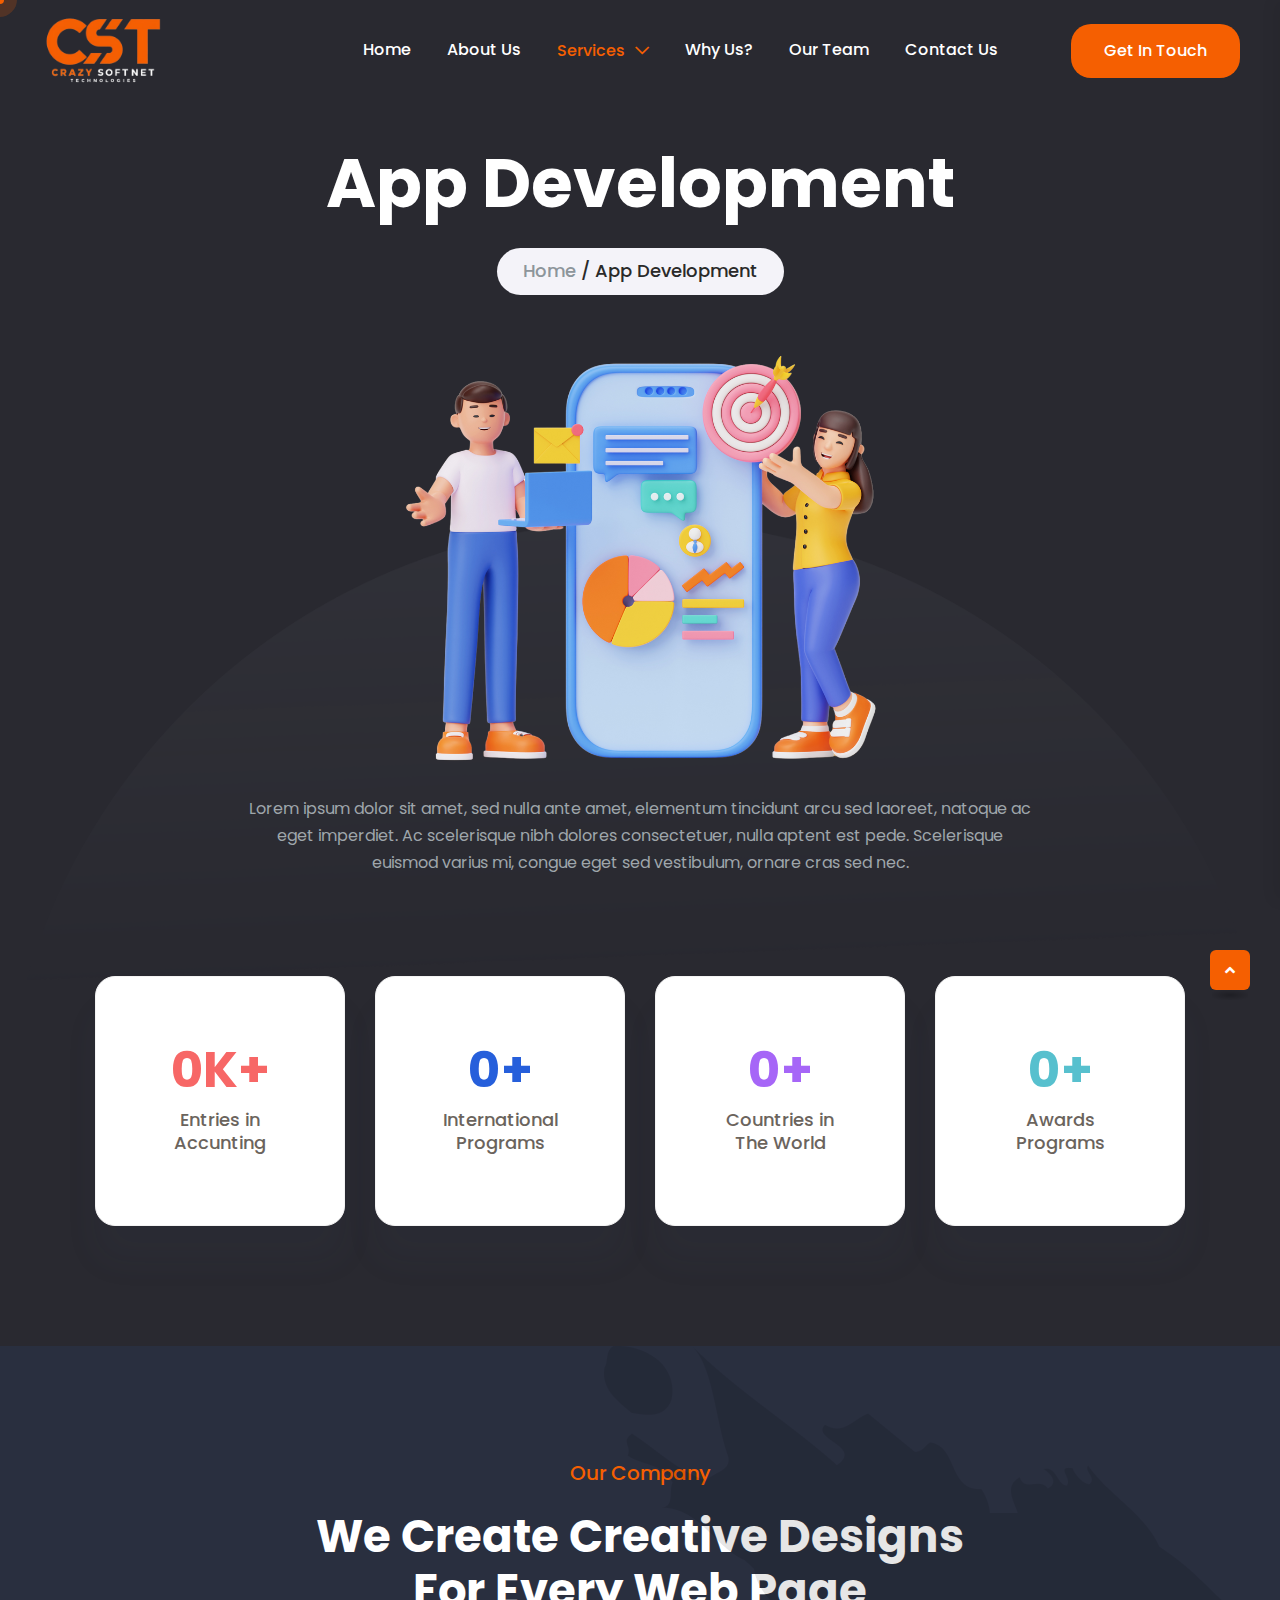
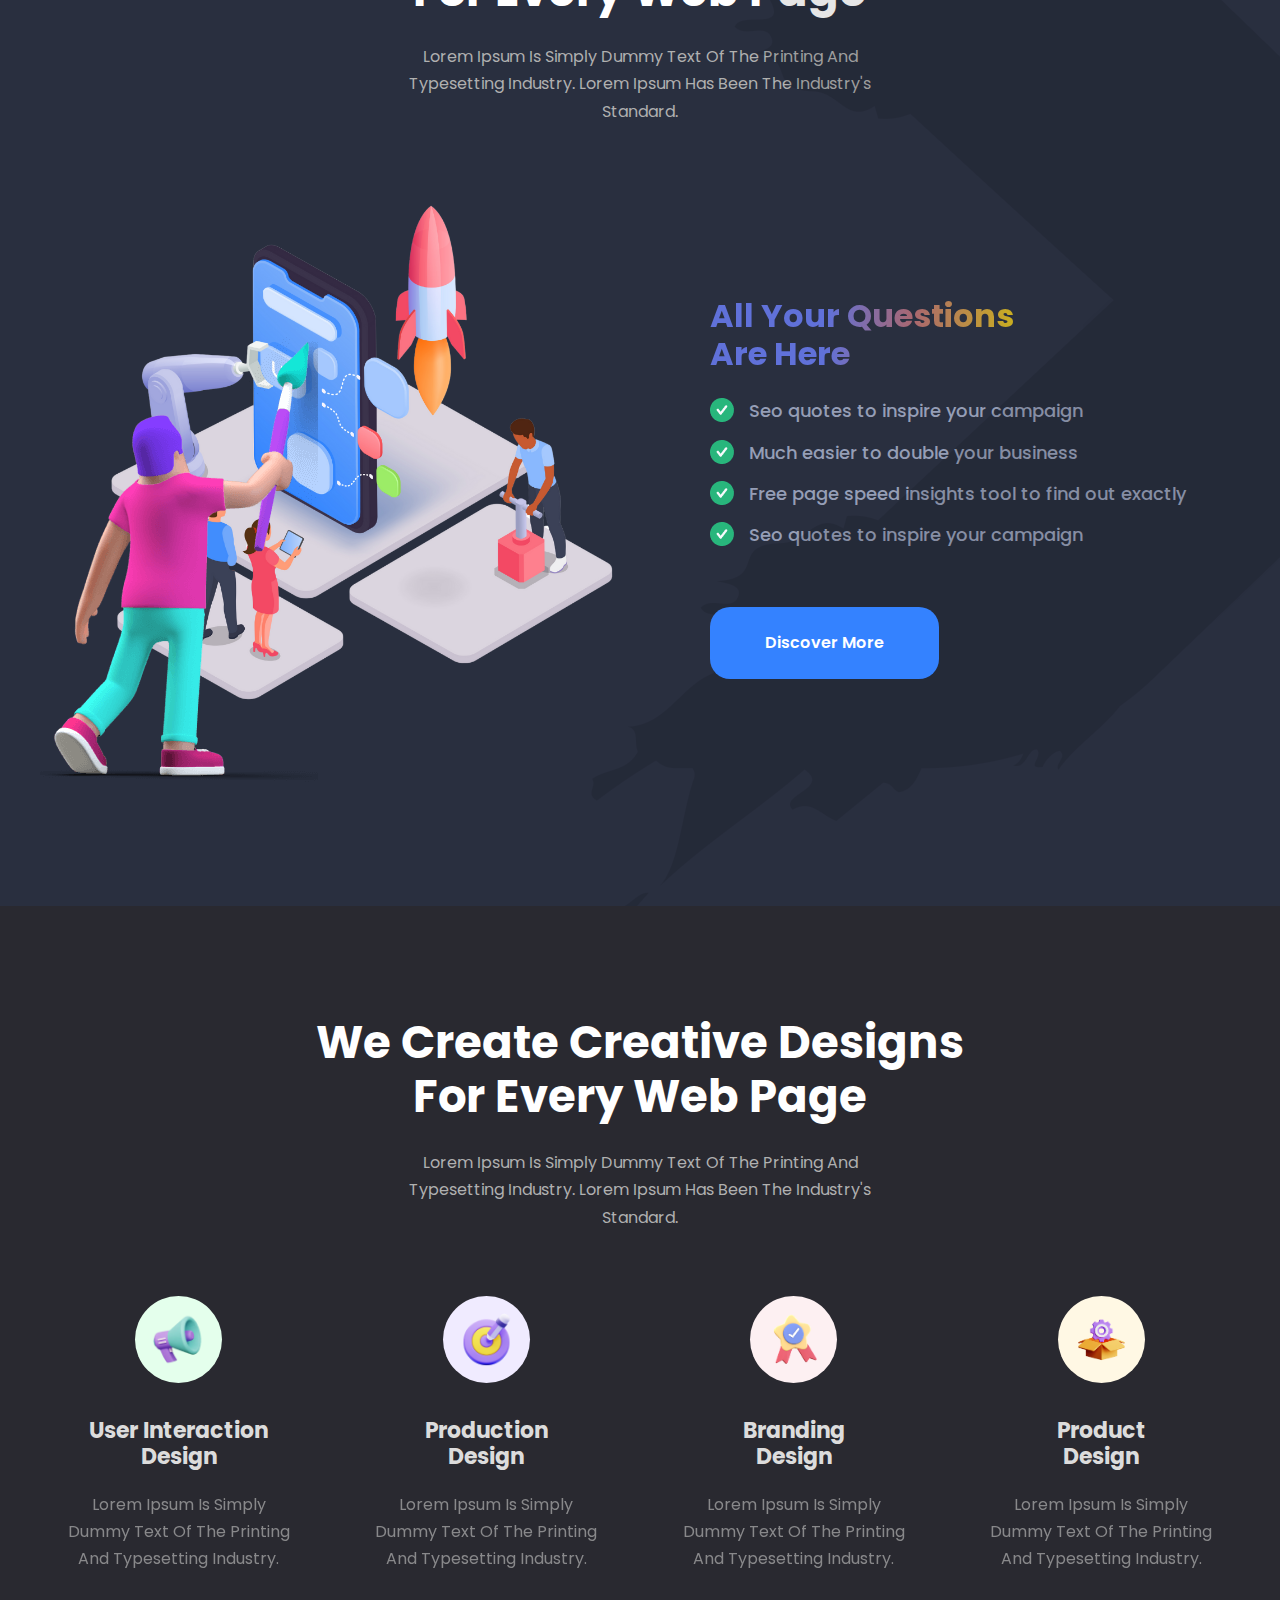
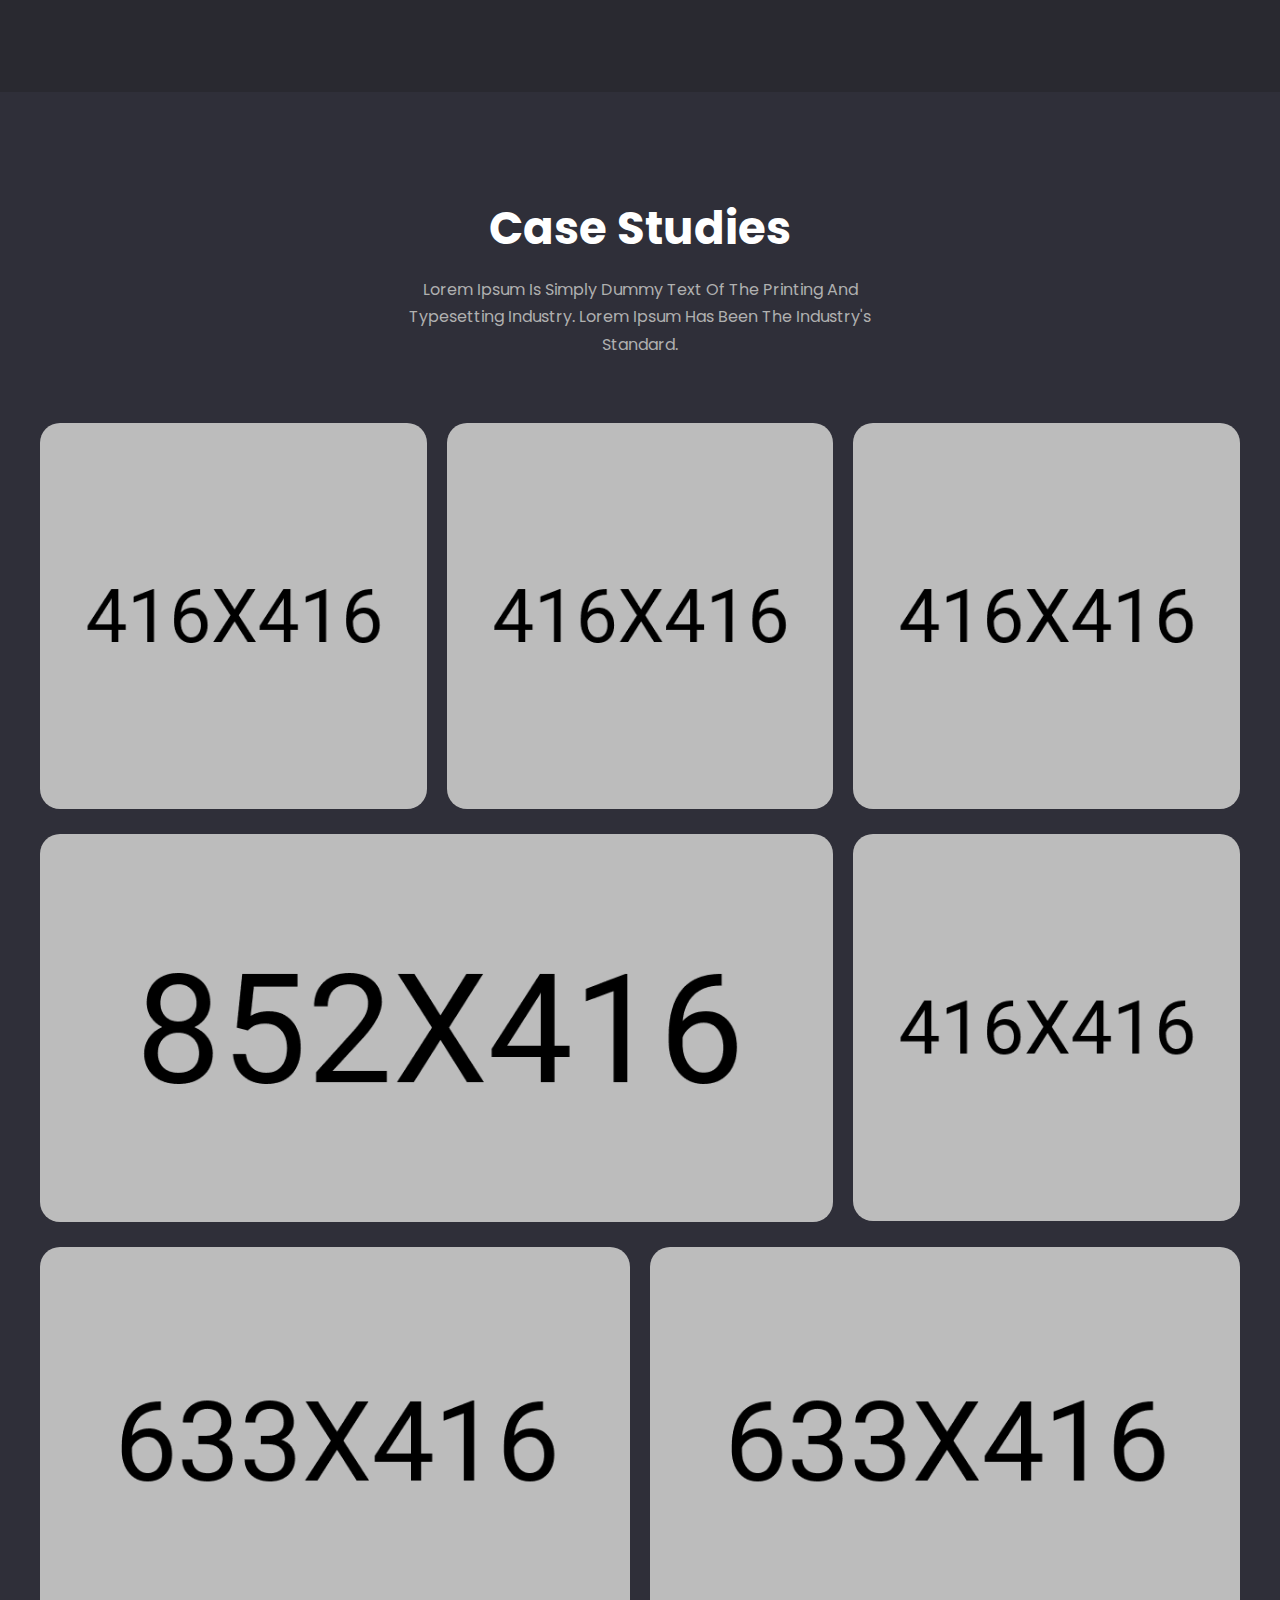
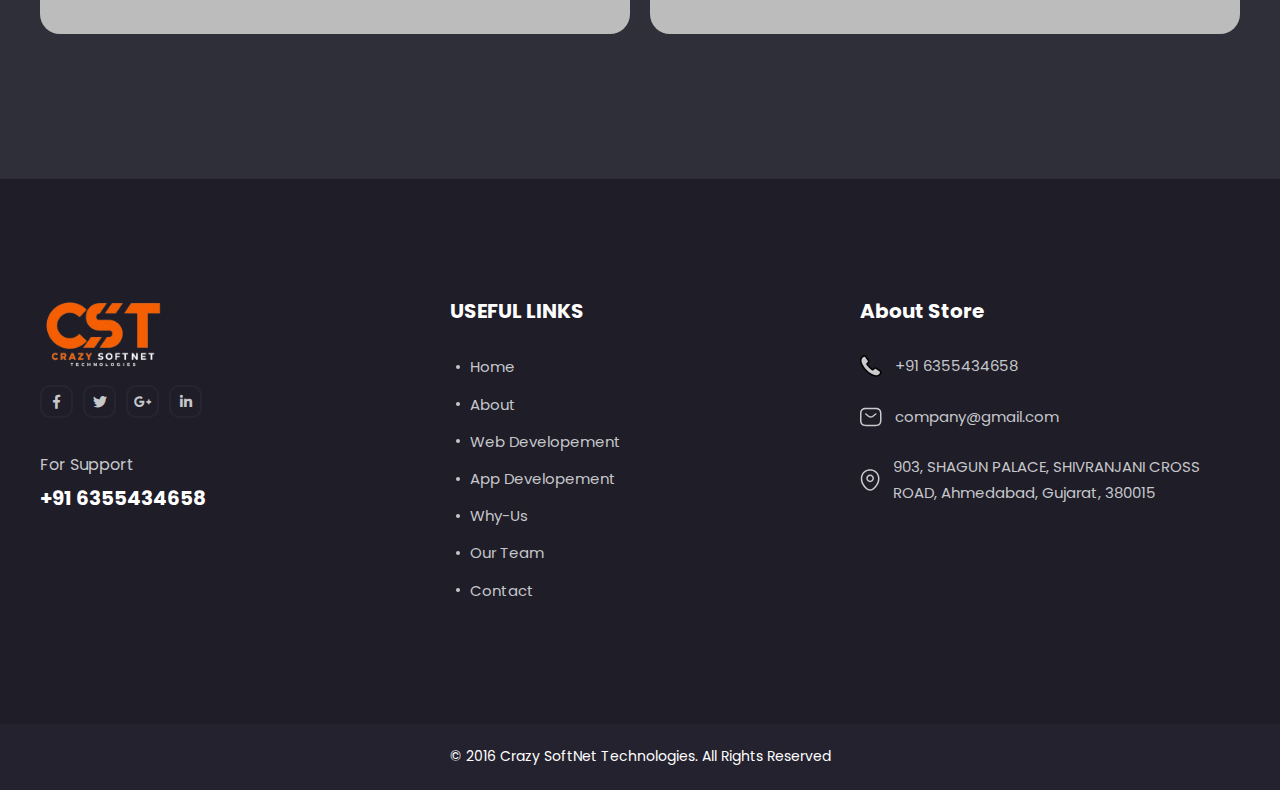
<file: app-developement.html>
<!doctype html>
<html class="no-js" lang="en">

<head>
    <meta charset="utf-8">
    <meta http-equiv="x-ua-compatible" content="ie=edge">
    <title>Crazy-Softnet Technologies</title>
    <meta name="description" content="Xolio - Creative Agency Template">
    <meta name="viewport" content="width=device-width, initial-scale=1">

    <link rel="shortcut icon" type="image/x-icon" href="assets/img/favicon.png">
    <!-- Place favicon.ico in the root directory -->

    <!-- CSS here -->
    <link rel="stylesheet" href="assets/css/bootstrap.min.css">
    <link rel="stylesheet" href="assets/css/animate.min.css">
    <link rel="stylesheet" href="assets/css/magnific-popup.css">
    <link rel="stylesheet" href="assets/css/fontawesome-all.min.css">
    <link rel="stylesheet" href="assets/css/swiper-bundle.min.css">
    <link rel="stylesheet" href="assets/css/odometer.css">
    <link rel="stylesheet" href="assets/css/slick.css">
    <link rel="stylesheet" href="assets/css/default.css">
    <link rel="stylesheet" href="assets/css/style.css">
    <link rel="stylesheet" href="assets/css/responsive.css">
</head>

<body class="black-background">

    <!--Preloader-->
    <div id="preloader">
        <div id="loader" class="loader">
            <div class="loader-container">
                <div class="loader-icon"><img src="assets/img/preloader.png" alt="Crazy-Softnet Technologies"></div>
            </div>
        </div>
    </div>
    <!--Preloader-end -->

    <!-- Custom-cursor -->
    <div class="mouseCursor cursor-outer"></div>
    <div class="mouseCursor cursor-inner"><span>Drag</span></div>
    <!-- Custom-cursor-end -->

    <!-- Scroll-top -->
    <button class="scroll-top scroll-to-target" data-target="html">
        <i class="fas fa-angle-up"></i>
    </button>
    <!-- Scroll-top-end-->

    <!-- header-area -->
    <header>
        <div id="sticky-header" class="menu-area menu-style-two transparent-header">
            <div class="container">
                <div class="row">
                    <div class="col-12">
                        <div class="mobile-nav-toggler"><i class="fas fa-bars"></i></div>
                        <div class="menu-wrap">
                            <nav class="menu-nav">
                                <div class="logo">
                                    <a href="index.html"><img src="assets/img/logo/w_logo.png" alt="Logo"></a>
                                </div>
                                <div class="navbar-wrap main-menu d-none d-lg-flex">
                                    <ul class="navigation">
                                        <li><a href="index.html">Home</a></li>
                                        <li><a href="about-us.html">About Us</a></li>
                                        <li class="menu-item-has-children active"><a
                                                href="javascript:void(0)">Services</a>
                                            <ul class="sub-menu">
                                                <li><a href="web-developement.html">Web Development</a></li>
                                                <li class="active"><a href="app-developement.html">App Development</a>
                                                </li>
                                            </ul>
                                        </li>
                                        <li><a href="why-us.html">Why Us?</a></li>
                                        <li><a href="team.html">Our Team</a></li>
                                        <li><a href="contact.html">Contact Us</a></li>

                                        <!-- <li class="menu-item-has-children"><a href="#">pages</a>
                                            <ul class="sub-menu">
                                                <li><a href="about-me.html">About Me</a></li>
                                                <li><a href="team.html">Team Page</a></li>
                                            </ul>
                                        </li> -->
                                        <!-- <li class="menu-item-has-children"><a href="#">News</a>
                                            <ul class="sub-menu">
                                                <li><a href="blog.html">Our Blog</a></li>
                                                <li><a href="blog-details.html">Blog Details</a></li>
                                            </ul>
                                        </li> -->
                                    </ul>
                                </div>
                                <div class="header-action">
                                    <ul class="list-wrap">
                                        <li class="header-btn"><a href="javascript:void(0)" class="btn">Get in touch
                                                <span></span></a></li>
                                    </ul>
                                </div>
                            </nav>
                        </div>

                        <!-- Mobile Menu  -->
                        <div class="mobile-menu">
                            <nav class="menu-box">
                                <div class="close-btn"><i class="fas fa-times"></i></div>
                                <div class="nav-logo">
                                    <a href="index.html"><img src="assets/img/logo/logo.png" alt="Logo"></a>
                                </div>
                                <div class="menu-outer">
                                    <!--Here Menu Will Come Automatically Via Javascript / Same Menu as in Header-->
                                </div>
                                <div class="social-links">
                                    <ul class="clearfix list-wrap">
                                        <li><a href="#"><i class="fab fa-facebook-f"></i></a></li>
                                        <li><a href="#"><i class="fab fa-twitter"></i></a></li>
                                        <li><a href="#"><i class="fab fa-instagram"></i></a></li>
                                        <li><a href="#"><i class="fab fa-linkedin-in"></i></a></li>
                                        <li><a href="#"><i class="fab fa-youtube"></i></a></li>
                                    </ul>
                                </div>
                            </nav>
                        </div>
                        <div class="menu-backdrop"></div>
                        <!-- End Mobile Menu -->

                    </div>
                </div>
            </div>
            <!-- header-contact -->
            <div id="includeheadercontact"></div>
            <script src="https://code.jquery.com/jquery-3.6.0.min.js"></script>
            <script>
            $(function(){
                $("#includeheadercontact").load("Header_Contact.html");
            });
            </script>
            <div class="body-contact-overlay black"></div>
            <!-- header-contact-end -->
        </div>
    </header>
    <!-- header-area-end -->



    <!-- main-area -->
    <main>

        <!-- breadcrumb-area -->
        <section class="breadcrumb-area breadcrumb-area-two pt-175">
            <div class="container">
                <div class="row">
                    <div class="col-12">
                        <div class="breadcrumb-content">
                            <h2 class="title" style="color: white;">App Development</h2>
                            <nav aria-label="breadcrumb">
                                <ol class="breadcrumb">
                                    <li class="breadcrumb-item"><a href="index.html">Home</a></li>
                                    <li class="breadcrumb-item active" aria-current="page">App Development</li>
                                </ol>
                            </nav>
                        </div>
                    </div>
                </div>
            </div>
        </section>
        <!-- breadcrumb-area-end -->

        <!-- services-details-area -->
        <div class="services-details-area">
            <div class="container">
                <div class="row justify-content-center">
                    <div class="col-xl-8 col-lg-10">
                        <div class="services-details-img text-center">
                            <img src="assets/img/images/app-developement.png" alt="">
                        </div>
                        <div class="services-details-content text-center">
                            <p>Lorem ipsum dolor sit amet, sed nulla ante amet, elementum tincidunt arcu sed laoreet,
                                natoque ac eget imperdiet. Ac scelerisque nibh dolores consectetuer, nulla aptent est
                                pede. Scelerisque euismod varius mi, congue eget sed vestibulum, ornare cras sed nec.
                            </p>
                        </div>
                    </div>
                </div>
            </div>
            <div class="services-details-shape">
                <img src="assets/img/images/services_details_shape.png" style="opacity: 4%;" alt="">
            </div>
        </div>
        <!-- services-details-area-end -->

        <!-- counter-area -->
        <section class="counter-area-two pt-100 pb-120">
            <div class="container">
                <div class="row align-items-center">
                    <div class="col-lg-12">
                        <div class="counter-item-wrap-four">
                            <ul class="list-wrap">
                                <li>
                                    <div class="counter-item-four">
                                        <h2 class="count"><span class="odometer" data-count="15"></span>K+</h2>
                                        <p>Entries in <span>Accunting</span></p>
                                    </div>
                                </li>
                                <li>
                                    <div class="counter-item-four">
                                        <h2 class="count"><span class="odometer" data-count="120"></span>+</h2>
                                        <p>International <span>Programs</span></p>
                                    </div>
                                </li>
                                <li>
                                    <div class="counter-item-four">
                                        <h2 class="count"><span class="odometer" data-count="46"></span>+</h2>
                                        <p>Countries in<span>The World</span></p>
                                    </div>
                                </li>
                                <li>
                                    <div class="counter-item-four">
                                        <h2 class="count"><span class="odometer" data-count="17"></span>+</h2>
                                        <p>Awards <span>Programs</span></p>
                                    </div>
                                </li>
                            </ul>
                        </div>
                    </div>
                </div>
            </div>
        </section>
        <!-- counter-area-two -->

        <!-- company-area -->
        <section class="company-area">
            <div class="container">
                <div class="row justify-content-center">
                    <div class="col-xl-7 col-lg-9">
                        <div class="section-title white-title text-center mb-65">
                            <span class="sub-title">Our Company</span>
                            <h2 class="title ">We Create Creative Designs For Every Web Page</h2>
                            <p>Lorem Ipsum is simply dummy text of the printing and typesetting industry. Lorem Ipsum
                                has been the industry's standard.</p>
                        </div>
                    </div>
                </div>
                <div class="row align-items-center">
                    <div class="col-lg-6">
                        <div class="company-img">
                            <img src="assets/img/images/app-developement-02.png" width="90%" alt="">
                            <img src="assets/img/images/company_img02.png" alt="" data-parallax='{"x" : 100 }'>
                        </div>
                    </div>
                    <div class="col-lg-6">
                        <div class="company-content white-title">
                            <h2 class="title">All Your Questions Are Here</h2>
                            <div class="company-list">
                                <ul class="list-wrap">
                                    <li>
                                        <img src="assets/img/icon/check_icon.png" alt="">
                                        Seo quotes to inspire your campaign
                                    </li>
                                    <li>
                                        <img src="assets/img/icon/check_icon.png" alt="">
                                        Much easier to double your business
                                    </li>
                                    <li>
                                        <img src="assets/img/icon/check_icon.png" alt="">
                                        Free page speed insights tool to find out exactly
                                    </li>
                                    <li>
                                        <img src="assets/img/icon/check_icon.png" alt="">
                                        Seo quotes to inspire your campaign
                                    </li>
                                </ul>
                            </div>
                            <a href="about-me.html" class="btn">Discover More <span></span></a>
                        </div>
                    </div>
                </div>
            </div>
            <div class="company-shape-wrap">
                <img src="assets/img/images/company_shape.png" alt="">
            </div>
        </section>
        <!-- company-area-end -->

        <!-- services-area -->
        <section class="inner-services-area-two pt-110 pb-90">
            <div class="container">
                <div class="row justify-content-center">
                    <div class="col-xl-7 col-lg-8">
                        <div class="section-title text-center mb-65">
                            <h2 class="title" style="color: white;">We Create Creative Designs For Every Web Page</h2>
                            <p>Lorem Ipsum is simply dummy text of the printing and typesetting industry. Lorem Ipsum
                                has been the industry's standard.</p>
                        </div>
                    </div>
                </div>
                <div class="inner-services-wrap-two">
                    <div class="row justify-content-center">
                        <div class="col-xl-3 col-lg-3 col-md-6 col-sm-10 whi">
                            <div class="services-item-five">
                                <div class="services-icon-five">
                                    <img src="assets/img/icon/inner_two_services_icon01.png" alt="">
                                </div>
                                <div class="services-content-five">
                                    <h2 class="title" style="color: rgb(220, 220, 220);"><a href="web-developement.html">User Interaction
                                            <span>Design</span></a></h2>
                                    <p style="color: rgb(177, 177, 177);">Lorem Ipsum is simply dummy text of the printing and typesetting industry.</p>
                                </div>
                            </div>
                        </div>
                        <div class="col-xl-3 col-lg-3 col-md-6 col-sm-10">
                            <div class="services-item-five">
                                <div class="services-icon-five">
                                    <img src="assets/img/icon/inner_two_services_icon02.png" alt="">
                                </div>
                                <div class="services-content-five">
                                    <h2 class="title" style="color: rgb(220, 220, 220);"><a href="web-developement.html">Production <span>Design</span></a>
                                    </h2>
                                    <p style="color: rgb(177, 177, 177);">Lorem Ipsum is simply dummy text of the printing and typesetting industry.</p>
                                </div>
                            </div>
                        </div>
                        <div class="col-xl-3 col-lg-3 col-md-6 col-sm-10">
                            <div class="services-item-five">
                                <div class="services-icon-five">
                                    <img src="assets/img/icon/inner_two_services_icon03.png" alt="">
                                </div>
                                <div class="services-content-five">
                                    <h2 class="title" style="color: rgb(220, 220, 220);"><a href="web-developement.html">Branding <span>Design</span></a>
                                    </h2>
                                    <p style="color: rgb(177, 177, 177);">Lorem Ipsum is simply dummy text of the printing and typesetting industry.</p>
                                </div>
                            </div>
                        </div>
                        <div class="col-xl-3 col-lg-3 col-md-6 col-sm-10">
                            <div class="services-item-five">
                                <div class="services-icon-five">
                                    <img src="assets/img/icon/inner_two_services_icon04.png" alt="">
                                </div>
                                <div class="services-content-five">
                                    <h2 class="title" style="color: rgb(220, 220, 220);"><a href="web-developement.html">Product <span>Design</span></a>
                                    </h2>
                                    <p style="color: rgb(177, 177, 177);">Lorem Ipsum is simply dummy text of the printing and typesetting industry.</p>
                                </div>
                            </div>
                        </div>
                    </div>
                </div>
            </div>
        </section>
        <!-- services-area-end -->

        <!-- project-area -->
        <section class="inner-project-area" style="background-color: #2f2f39;">
            <div class="container">
                <div class="row justify-content-center">
                    <div class="col-xl-6">
                        <div class="section-title white-title text-center mb-65">
                            <h2 class="title">Case Studies</h2>
                            <p>Lorem Ipsum is simply dummy text of the printing and typesetting industry. Lorem Ipsum
                                has been the industry's standard.</p>
                        </div>
                    </div>
                </div>
                <div class="inner-project-item-wrap">
                    <div class="row justify-content-center">
                        <div class="col-lg-4 col-md-6">
                            <div class="inner-project-item">
                                <div class="inner-project-thumb">
                                    <a href="why-us.html"><img src="assets/img/project/inner_project01.jpg"
                                            alt=""></a>
                                </div>
                                <div class="inner-project-content">
                                    <h3 class="title"><a href="why-us.html">Motion Design</a></h3>
                                    <p>Lorem Ipsum is simply</p>
                                </div>
                            </div>
                        </div>
                        <div class="col-lg-4 col-md-6">
                            <div class="inner-project-item">
                                <div class="inner-project-thumb">
                                    <a href="why-us.html"><img src="assets/img/project/inner_project02.jpg"
                                            alt=""></a>
                                </div>
                                <div class="inner-project-content">
                                    <h3 class="title"><a href="why-us.html">Motion Design</a></h3>
                                    <p>Lorem Ipsum is simply</p>
                                </div>
                            </div>
                        </div>
                        <div class="col-lg-4 col-md-6">
                            <div class="inner-project-item">
                                <div class="inner-project-thumb">
                                    <a href="why-us.html"><img src="assets/img/project/inner_project03.jpg"
                                            alt=""></a>
                                </div>
                                <div class="inner-project-content">
                                    <h3 class="title"><a href="why-us.html">Motion Design</a></h3>
                                    <p>Lorem Ipsum is simply</p>
                                </div>
                            </div>
                        </div>
                        <div class="col-lg-8 col-md-6">
                            <div class="inner-project-item">
                                <div class="inner-project-thumb">
                                    <a href="why-us.html"><img src="assets/img/project/inner_project04.jpg"
                                            alt=""></a>
                                </div>
                                <div class="inner-project-content">
                                    <h3 class="title"><a href="why-us.html">Motion Design</a></h3>
                                    <p>Lorem Ipsum is simply</p>
                                </div>
                            </div>
                        </div>
                        <div class="col-lg-4 col-md-6">
                            <div class="inner-project-item">
                                <div class="inner-project-thumb">
                                    <a href="why-us.html"><img src="assets/img/project/inner_project05.jpg"
                                            alt=""></a>
                                </div>
                                <div class="inner-project-content">
                                    <h3 class="title"><a href="why-us.html">Motion Design</a></h3>
                                    <p>Lorem Ipsum is simply</p>
                                </div>
                            </div>
                        </div>
                        <div class="col-lg-6 col-md-6">
                            <div class="inner-project-item">
                                <div class="inner-project-thumb">
                                    <a href="why-us.html"><img src="assets/img/project/inner_project06.jpg"
                                            alt=""></a>
                                </div>
                                <div class="inner-project-content">
                                    <h3 class="title"><a href="why-us.html">Motion Design</a></h3>
                                    <p>Lorem Ipsum is simply</p>
                                </div>
                            </div>
                        </div>
                        <div class="col-lg-6 col-md-6">
                            <div class="inner-project-item">
                                <div class="inner-project-thumb">
                                    <a href="why-us.html"><img src="assets/img/project/inner_project07.jpg"
                                            alt=""></a>
                                </div>
                                <div class="inner-project-content">
                                    <h3 class="title"><a href="why-us.html">Motion Design</a></h3>
                                    <p>Lorem Ipsum is simply</p>
                                </div>
                            </div>
                        </div>
                    </div>
                </div>
            </div>
        </section>
        <!-- project-area-end -->

    </main>
    <!-- main-area-end -->

    <!-- footer-area -->
    <div id="includedContent"></div>
    <script src="https://code.jquery.com/jquery-3.6.0.min.js"></script>
    <script>
    $(function(){
        $("#includedContent").load("Footer.html");
    });
    </script>

    <!-- footer-area-end -->



    <!-- JS here -->
    <script src="assets/js/vendor/jquery-3.6.0.min.js"></script>
    <script src="assets/js/bootstrap.min.js"></script>
    <script src="assets/js/isotope.pkgd.min.js"></script>
    <script src="assets/js/imagesloaded.pkgd.min.js"></script>
    <script src="assets/js/jquery.magnific-popup.min.js"></script>
    <script src="assets/js/jquery.odometer.min.js"></script>
    <script src="assets/js/swiper-bundle.min.js"></script>
    <script src="assets/js/jquery.appear.js"></script>
    <script src="assets/js/slick.min.js"></script>
    <script src="assets/js/ajax-form.js"></script>
    <script src="assets/js/parallax.min.js"></script>
    <script src="assets/js/jquery.parallaxScroll.min.js"></script>
    <script src="assets/js/tween-max.js"></script>
    <script src="assets/js/wow.min.js"></script>
    <script src="assets/js/main.js"></script>
</body>

</html>
</file>
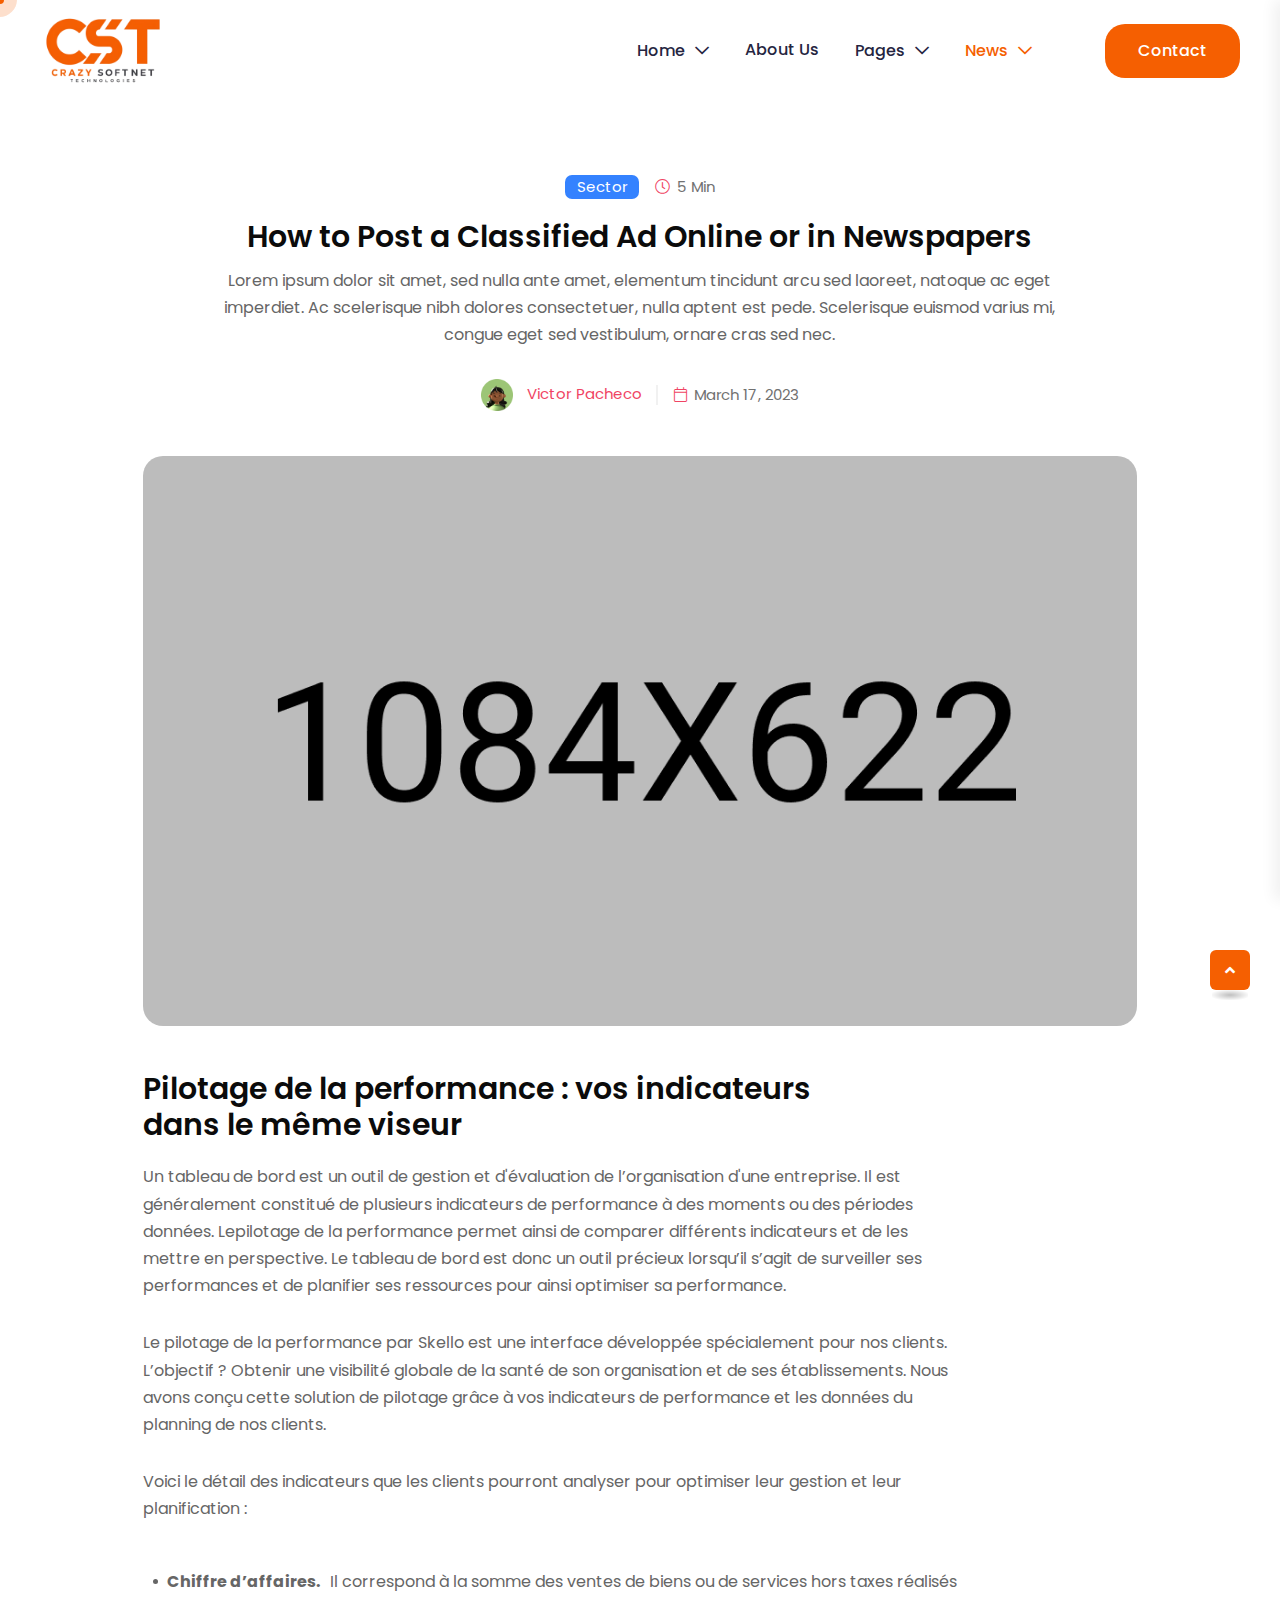
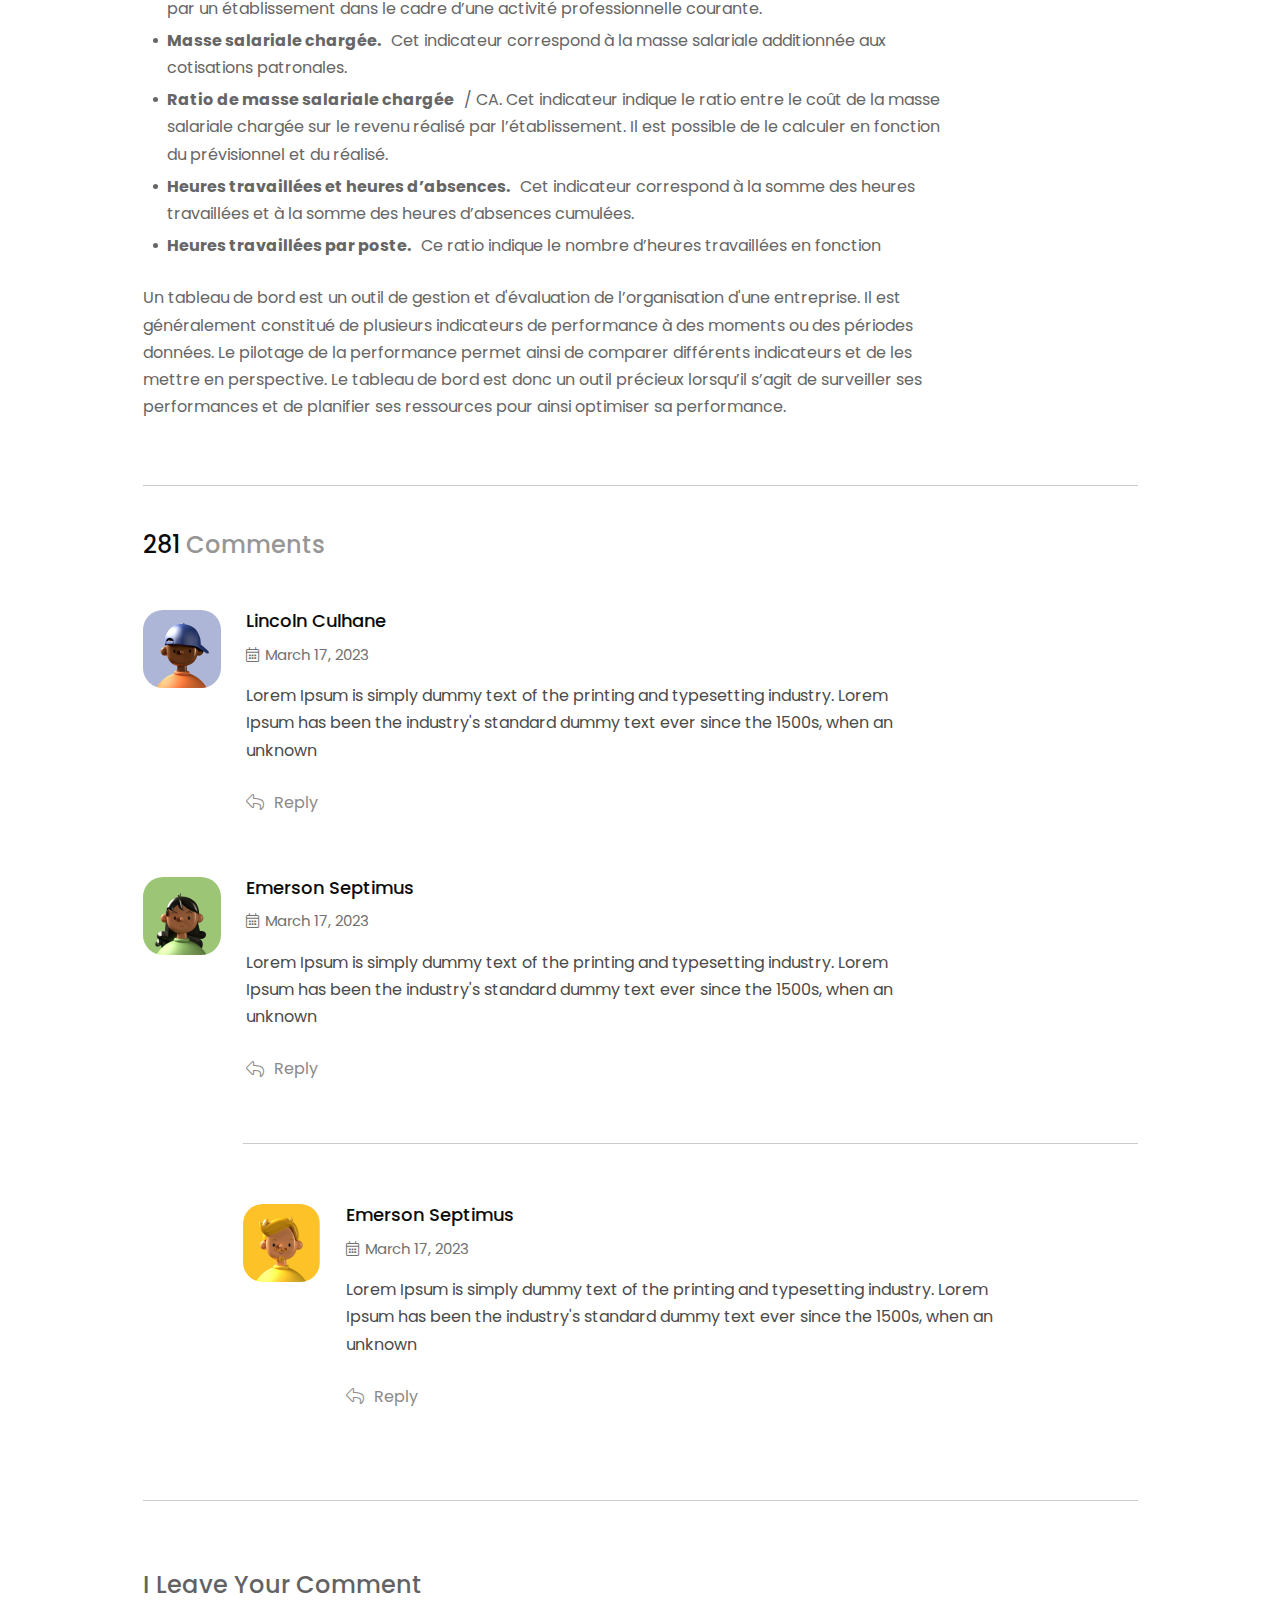
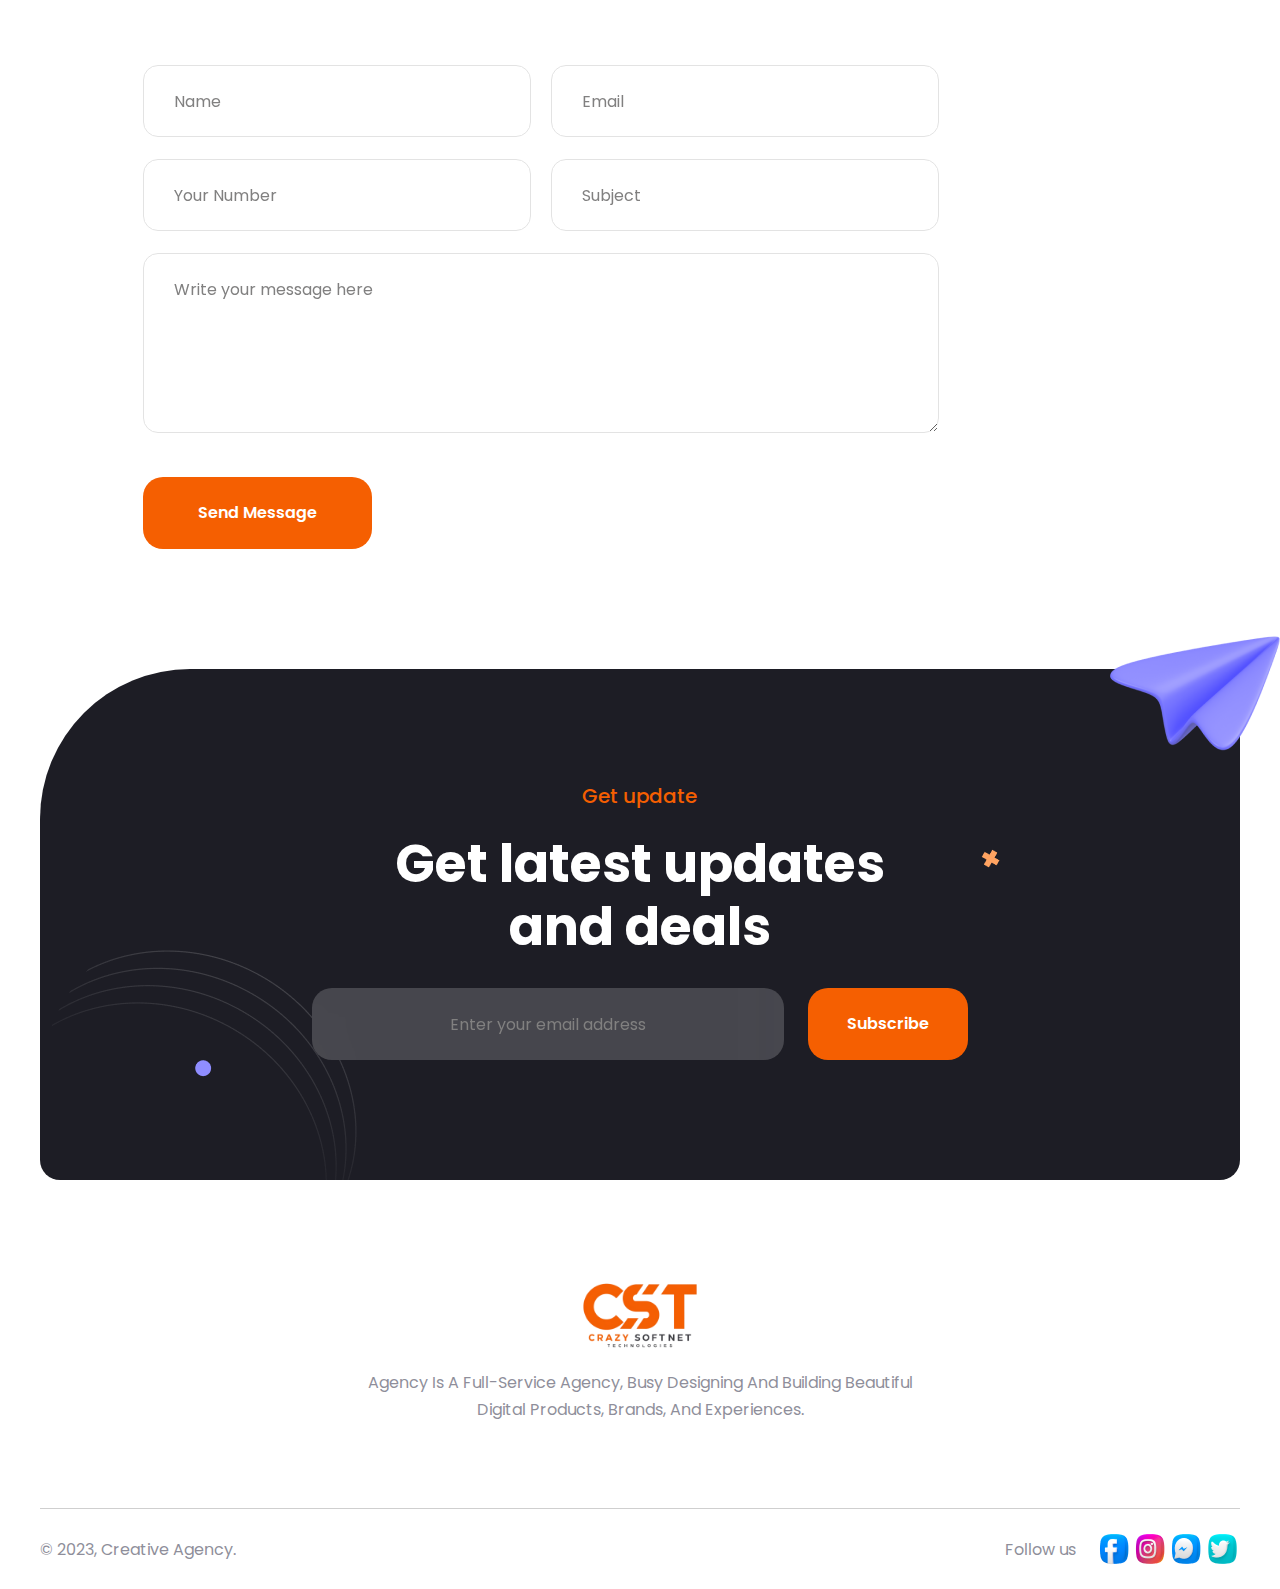
<file: blog-details.html>
<!doctype html>
<html class="no-js" lang="fr">
    <head>
        <meta charset="utf-8">
        <meta http-equiv="x-ua-compatible" content="ie=edge">
        <title>Crazy-Softnet Technologies</title>
        <meta name="description" content="Xolio - Creative Agency Template">
        <meta name="viewport" content="width=device-width, initial-scale=1">

		<link rel="shortcut icon" type="image/x-icon" href="assets/img/favicon.png">
        <!-- Place favicon.ico in the root directory -->

        <!-- CSS here -->
        <link rel="stylesheet" href="assets/css/bootstrap.min.css">
        <link rel="stylesheet" href="assets/css/animate.min.css">
        <link rel="stylesheet" href="assets/css/magnific-popup.css">
        <link rel="stylesheet" href="assets/css/fontawesome-all.min.css">
        <link rel="stylesheet" href="assets/css/swiper-bundle.min.css">
        <link rel="stylesheet" href="assets/css/odometer.css">
        <link rel="stylesheet" href="assets/css/slick.css">
        <link rel="stylesheet" href="assets/css/default.css">
        <link rel="stylesheet" href="assets/css/style.css">
        <link rel="stylesheet" href="assets/css/responsive.css">
    </head>
    <body>

        <!--Preloader-->
        <div id="preloader">
            <div id="loader" class="loader">
                <div class="loader-container">
                    <div class="loader-icon"><img src="assets/img/preloader.png" alt="Crazy-Softnet Technologies"></div>
                </div>
            </div>
        </div>
        <!--Preloader-end -->

        <!-- Custom-cursor -->
        <div class="mouseCursor cursor-outer"></div>
        <div class="mouseCursor cursor-inner"><span>Drag</span></div>
        <!-- Custom-cursor-end -->

		<!-- Scroll-top -->
        <button class="scroll-top scroll-to-target" data-target="html">
            <i class="fas fa-angle-up"></i>
        </button>
        <!-- Scroll-top-end-->

        <!-- header-area -->
        <header>
            <div id="sticky-header" class="menu-area transparent-header">
                <div class="container">
                    <div class="row">
                        <div class="col-12">
                            <div class="mobile-nav-toggler"><i class="fas fa-bars"></i></div>
                            <div class="menu-wrap">
                                <nav class="menu-nav">
                                    <div class="logo">
                                        <a href="index.html"><img src="assets/img/logo/logo.png" alt="Logo"></a>
                                    </div>
                                    <div class="navbar-wrap main-menu d-none d-lg-flex">
                                        <ul class="navigation">
                                            <li class="menu-item-has-children"><a href="#">Home</a>
                                                <ul class="sub-menu">
                                                    <li><a href="index.html">Creative Agency</a></li>
                                                    <li><a href="index-2.html">Personal Portfolio</a></li>
                                                    <li><a href="index-3.html">Digital Agency</a></li>
                                                </ul>
                                            </li>
                                            <li><a href="about-us.html">About Us</a></li>
                                            <li class="menu-item-has-children"><a href="#">pages</a>
                                                <ul class="sub-menu">
                                                    <li><a href="about-me.html">About Me</a></li>
                                                    <li><a href="team.html">Team Page</a></li>
                                                    <li><a href="team.html">Team Details</a></li>
                                                    <li><a href="why-us.html">Portfolio Details</a></li>
                                                    <li><a href="web-developement.html">Services Details</a></li>
                                                    <li><a href="contact.html">Contact Us</a></li>
                                                </ul>
                                            </li>
                                            <li class="active menu-item-has-children"><a href="#">News</a>
                                                <ul class="sub-menu">
                                                    <li><a href="blog.html">Our Blog</a></li>
                                                    <li class="active"><a href="blog-details.html">Blog Details</a></li>
                                                </ul>
                                            </li>
                                        </ul>
                                    </div>
                                    <div class="header-action">
                                        <ul class="list-wrap">
                                            <li class="header-btn"><a href="#!" class="btn">Contact <span></span></a></li>
                                        </ul>
                                    </div>
                                </nav>
                            </div>

                            <!-- Mobile Menu  -->
                            <div class="mobile-menu">
                                <nav class="menu-box">
                                    <div class="close-btn"><i class="fas fa-times"></i></div>
                                    <div class="nav-logo">
                                        <a href="index.html"><img src="assets/img/logo/logo.png" alt="Logo"></a>
                                    </div>
                                    <div class="menu-outer">
                                        <!--Here Menu Will Come Automatically Via Javascript / Same Menu as in Header-->
                                    </div>
                                    <div class="social-links">
                                        <ul class="clearfix list-wrap">
                                            <li><a href="#"><i class="fab fa-facebook-f"></i></a></li>
                                            <li><a href="#"><i class="fab fa-twitter"></i></a></li>
                                            <li><a href="#"><i class="fab fa-instagram"></i></a></li>
                                            <li><a href="#"><i class="fab fa-linkedin-in"></i></a></li>
                                            <li><a href="#"><i class="fab fa-youtube"></i></a></li>
                                        </ul>
                                    </div>
                                </nav>
                            </div>
                            <div class="menu-backdrop"></div>
                            <!-- End Mobile Menu -->

                        </div>
                    </div>
                </div>

                <!-- header-contact -->
                <div class="header-contact-wrap">
                    <div class="container">
                        <div class="row">
                            <div class="col-lg-8">
                                <div class="left-side-content">
                                    <h3 class="title">Contact</h3>
                                    <div class="row">
                                        <div class="col-xl-4 col-lg-5 col-md-6">
                                            <div class="contact-info-list">
                                                <ul class="list-wrap">
                                                    <li>
                                                        <div class="icon">
                                                            <svg viewBox="0 0 22 20" fill="none" xmlns="http://www.w3.org/2000/svg">
                                                                <path fill-rule="evenodd" clip-rule="evenodd"
                                                                    d="M1.5 6.5C1.5 4.89295 1.95538 3.86848 2.63534 3.2371C3.32535 2.59637 4.36497 2.25 5.75 2.25H15.75C17.135 2.25 18.1746 2.59637 18.8647 3.2371C19.5446 3.86848 20 4.89295 20 6.5V13.5C20 15.107 19.5446 16.1315 18.8647 16.7629C18.1746 17.4036 17.135 17.75 15.75 17.75H5.75C4.36497 17.75 3.32535 17.4036 2.63534 16.7629C1.95538 16.1315 1.5 15.107 1.5 13.5V6.5ZM5.75 0.75C4.13503 0.75 2.67465 1.15363 1.61466 2.1379C0.544615 3.13152 0 4.60705 0 6.5V13.5C0 15.393 0.544615 16.8685 1.61466 17.8621C2.67465 18.8464 4.13503 19.25 5.75 19.25H15.75C17.365 19.25 18.8254 18.8464 19.8853 17.8621C20.9554 16.8685 21.5 15.393 21.5 13.5V6.5C21.5 4.60705 20.9554 3.13152 19.8853 2.1379C18.8254 1.15363 17.365 0.75 15.75 0.75H5.75ZM16.2181 7.58602C16.5417 7.32751 16.5945 6.85558 16.336 6.53194C16.0775 6.20829 15.6056 6.15548 15.2819 6.41398L12.1529 8.91324L12.1525 8.91352C11.3961 9.51536 10.0946 9.51549 9.33799 8.91393L6.21898 6.41471C5.89574 6.1557 5.42373 6.20778 5.16471 6.53102C4.9057 6.85426 4.95778 7.32627 5.28102 7.58529L8.40101 10.0853L8.40286 10.0868C9.70626 11.1244 11.7837 11.1244 13.0871 10.0868L13.0881 10.086L16.2181 7.58602Z" />
                                                            </svg>
                                                        </div>
                                                        <div class="content">
                                                            <a href="mailto:company@gmail.com">company@gmail.com</a>
                                                        </div>
                                                    </li>
                                                    <li>
                                                        <div class="icon">
                                                            <svg viewBox="0 0 20 22" fill="none" xmlns="http://www.w3.org/2000/svg">
                                                                <path fill-rule="evenodd" clip-rule="evenodd"
                                                                    d="M2.48199 7.65591C3.37522 3.73032 6.71708 1.74769 10.1338 1.75C13.5508 1.75231 16.8905 3.73971 17.7791 7.66556L17.7791 7.6656C18.8362 12.3354 15.943 16.3756 13.2111 18.999L13.2097 19.0004C11.4913 20.659 8.77127 20.661 7.04076 18.9997C4.31866 16.3762 1.42493 12.3261 2.48199 7.65591ZM10.1348 0.250002C14.1154 0.252693 18.1706 2.60029 19.2421 7.33441C20.4848 12.8239 17.0589 17.3834 14.251 20.08C11.9497 22.3008 8.31046 22.2989 6.00106 20.0809L6.00012 20.08C3.20236 17.3836 -0.22362 12.8139 1.01908 7.32441L1.01926 7.32364C2.09618 2.58953 6.1542 0.247312 10.1348 0.250002ZM7.76166 9.30994C7.76166 8.00103 8.82274 6.93994 10.1317 6.93994C11.4406 6.93994 12.5017 8.00103 12.5017 9.30994C12.5017 10.6189 11.4406 11.6799 10.1317 11.6799C8.82274 11.6799 7.76166 10.6189 7.76166 9.30994ZM10.1317 5.43994C7.99432 5.43994 6.26166 7.1726 6.26166 9.30994C6.26166 11.4473 7.99432 13.1799 10.1317 13.1799C12.269 13.1799 14.0017 11.4473 14.0017 9.30994C14.0017 7.1726 12.269 5.43994 10.1317 5.43994Z" />
                                                            </svg>
                                                        </div>
                                                        <div class="content">
                                                            <span>Ranelagh Place, Liverpool, L3 5UL, England</span>
                                                        </div>
                                                    </li>
                                                    <li>
                                                        <div class="icon">
                                                            <svg viewBox="0 0 22 22" fill="none" xmlns="http://www.w3.org/2000/svg">
                                                                <path fill-rule="evenodd" clip-rule="evenodd"
                                                                    d="M1.5 11C1.5 5.89421 5.64421 1.75 10.75 1.75C15.8558 1.75 20 5.89421 20 11C20 16.1058 15.8558 20.25 10.75 20.25C5.64421 20.25 1.5 16.1058 1.5 11ZM10.75 0.25C4.81579 0.25 0 5.06579 0 11C0 16.9342 4.81579 21.75 10.75 21.75C16.6842 21.75 21.5 16.9342 21.5 11C21.5 5.06579 16.6842 0.25 10.75 0.25ZM11.1289 6.50977C11.1289 6.09555 10.7931 5.75977 10.3789 5.75977C9.96469 5.75977 9.62891 6.09555 9.62891 6.50977V10.6098C9.62891 11.0862 9.79027 11.5637 10.0149 11.9576C10.2393 12.3511 10.5673 12.7322 10.9755 12.9744L10.9766 12.975L14.0746 14.8238C14.4303 15.0361 14.8907 14.9198 15.1029 14.5641C15.3152 14.2084 15.1989 13.748 14.8432 13.5357L11.7433 11.6857L11.7413 11.6845C11.6099 11.6067 11.4483 11.4431 11.3179 11.2145C11.1875 10.9859 11.1289 10.7633 11.1289 10.6098V6.50977Z" />
                                                            </svg>
                                                        </div>
                                                        <div class="content">
                                                            <span>7 Days a week <br> from 10-00 am to 6-00 pm</span>
                                                        </div>
                                                    </li>
                                                </ul>
                                                <div class="lats-chat">
                                                    <a href="contact.html">Lat’s Chat</a>
                                                </div>
                                            </div>
                                        </div>
                                        <div class="col-xl-8 col-lg-7 col-md-6">
                                            <div class="our-best-project">
                                                <div class="content">
                                                    <h4 class="title">One of Our <span>Best Ongoing</span> Projects</h4>
                                                    <a href="why-us.html" class="btn">Details <span></span></a>
                                                </div>
                                                <div class="thumb">
                                                    <img src="assets/img/images/our_project_img.png" alt="">
                                                </div>
                                            </div>
                                        </div>
                                    </div>
                                </div>
                            </div>
                            <div class="col-lg-4">
                                <div class="customer-support-wrap">
                                    <h4 class="title">Customer Support</h4>
                                    <div class="customer-support-content">
                                        <div class="content-top">
                                            <img src="assets/img/images/support_img.png" alt="">
                                            <h4 class="title">Need Help Choosing a Plan?</h4>
                                        </div>
                                        <p>We offer solutions for businesses of all sizes. For questions about our plans and products,,
                                            contact our team of experts. <a href="contact.html">Get in touch</a></p>
                                    </div>
                                    <div class="content-bottom">
                                        <a href="contact.html">Support</a>
                                        <a href="contact.html">Documentation</a>
                                    </div>
                                </div>
                            </div>
                        </div>
                    </div>
                </div>
                <div class="body-contact-overlay"></div>
                <!-- header-contact-end -->
            </div>
        </header>
        <!-- header-area-end -->



        <!-- main-area -->
        <main>

            <!-- blog-details-area -->
            <section class="blog-details-area pt-175 pb-120">
                <div class="container">
                    <div class="row justify-content-center">
                        <div class="col-xl-10">
                            <div class="blog-details-wrap">
                                <div class="bd-content-top text-center">
                                    <div class="blog-meta-two">
                                        <ul class="list-wrap">
                                            <li class="tag"><a href="#">Sector</a></li>
                                            <li><i class="fal fa-clock"></i>5 Min</li>
                                        </ul>
                                    </div>
                                    <h2 class="title">How to Post a Classified Ad Online or in Newspapers</h2>
                                    <p>Lorem ipsum dolor sit amet, sed nulla ante amet, elementum tincidunt arcu sed laoreet, natoque ac eget imperdiet. Ac scelerisque nibh dolores consectetuer, nulla aptent est pede. Scelerisque euismod varius mi, congue eget sed vestibulum, ornare cras sed nec.</p>
                                    <div class="blog-meta-two bottom">
                                        <ul class="list-wrap">
                                            <li class="avatar">
                                                <a href="blog-details.html">
                                                    <img src="assets/img/blog/blog_avatar01.png" alt="">
                                                    Victor Pacheco
                                                </a>
                                            </li>
                                            <li><i class="fal fa-calendar"></i>March 17, 2023</li>
                                        </ul>
                                    </div>
                                </div>
                                <div class="blog-details-img">
                                    <img src="assets/img/blog/blog_details_img.jpg" alt="">
                                </div>
                                <div class="bd-content-bottom">
                                    <h2 class="title">Pilotage de la performance : vos indicateurs <br> dans le même viseur</h2>
                                    <p>Un tableau de bord est un outil de gestion et d'évaluation de l’organisation d'une entreprise. Il est généralement constitué de plusieurs indicateurs de performance à des moments ou des périodes données. Lepilotage de la performance permet ainsi de comparer différents indicateurs et de les mettre en perspective. Le tableau de bord est donc un outil précieux lorsqu’il s’agit de surveiller ses performances et de planifier ses ressources pour ainsi optimiser sa performance.</p>
                                    <p>Le pilotage de la performance par Skello est une interface développée spécialement pour nos clients. L’objectif ?  Obtenir une visibilité globale de la santé de son organisation et de ses établissements. Nous avons conçu cette solution de pilotage grâce à vos indicateurs de performance et les données du planning de nos clients.</p>
                                    <p>Voici le détail des indicateurs que les clients pourront analyser pour optimiser leur gestion et leur planification :</p>
                                    <ul class="list-wrap">
                                        <li><span>Chiffre d’affaires.</span>Il correspond à la somme des ventes de biens ou de services hors taxes réalisés par un établissement dans le cadre d’une activité professionnelle courante.</li>
                                        <li><span>Masse salariale chargée.</span>Cet indicateur correspond à la masse salariale additionnée aux
                                            cotisations patronales.</li>
                                        <li><span>Ratio de masse salariale chargée</span>/ CA. Cet indicateur indique le ratio entre le coût de la masse salariale chargée sur le revenu réalisé par l’établissement. Il est possible de le calculer en fonction du prévisionnel et du réalisé.</li>
                                        <li><span>Heures travaillées et heures d’absences.</span>Cet indicateur correspond à la somme des heures
                                            travaillées et à la somme des heures d’absences cumulées.</li>
                                        <li><span>Heures travaillées par poste.</span>Ce ratio indique le nombre d’heures travaillées en fonction</li>
                                    </ul>
                                    <p>Un tableau de bord est un outil de gestion et d'évaluation de l’organisation d'une entreprise. Il est  généralement constitué de plusieurs indicateurs de performance à des moments ou des périodes données. Le pilotage de la performance permet ainsi de comparer différents indicateurs et de les mettre en perspective. Le tableau de bord est donc un outil précieux lorsqu’il s’agit de surveiller ses performances et de planifier ses ressources pour ainsi optimiser sa performance.</p>
                                </div>
                            </div>
                            <div class="comment-wrap">
                                <h2 class="title">281 <span>Comments</span></h2>
                                <div class="latest-comments">
                                    <ul class="list-wrap">
                                        <li>
                                            <div class="comments-box">
                                                <div class="comments-avatar">
                                                    <img src="assets/img/blog/comment_avatar01.png" alt="">
                                                </div>
                                                <div class="comment-text">
                                                    <h4 class="title">Lincoln Culhane</h4>
                                                    <span><i class="fal fa-calendar-alt"></i>March 17, 2023</span>
                                                    <p>Lorem Ipsum is simply dummy text of the printing and typesetting industry. Lorem Ipsum has been the industry's standard dummy text ever since the 1500s, when an unknown</p>
                                                    <a href="#" class="comment-reply-link"><i class="fal fa-reply"></i>Reply</a>
                                                </div>
                                            </div>
                                        </li>
                                        <li>
                                            <div class="comments-box">
                                                <div class="comments-avatar">
                                                    <img src="assets/img/blog/comment_avatar02.png" alt="">
                                                </div>
                                                <div class="comment-text">
                                                    <h4 class="title">Emerson Septimus</h4>
                                                    <span><i class="fal fa-calendar-alt"></i>March 17, 2023</span>
                                                    <p>Lorem Ipsum is simply dummy text of the printing and typesetting industry. Lorem Ipsum has been the industry's standard dummy text ever since the 1500s, when an unknown</p>
                                                    <a href="#" class="comment-reply-link"><i class="fal fa-reply"></i>Reply</a>
                                                </div>
                                            </div>
                                            <div class="comments-box children">
                                                <div class="comments-avatar">
                                                    <img src="assets/img/blog/comment_avatar03.png" alt="">
                                                </div>
                                                <div class="comment-text">
                                                    <h4 class="title">Emerson Septimus</h4>
                                                    <span><i class="fal fa-calendar-alt"></i>March 17, 2023</span>
                                                    <p>Lorem Ipsum is simply dummy text of the printing and typesetting industry. Lorem Ipsum has been the industry's standard dummy text ever since the 1500s, when an unknown</p>
                                                    <a href="#" class="comment-reply-link"><i class="fal fa-reply"></i>Reply</a>
                                                </div>
                                            </div>
                                        </li>
                                    </ul>
                                </div>
                            </div>
                            <div class="post-comments-form">
                                <div class="post-comments-title">
                                    <h2 class="title">I Leave Your Comment</h2>
                                </div>
                                <div class="comment-form">
                                    <form action="#">
                                        <div class="row">
                                            <div class="col-md-6">
                                                <div class="form-grp">
                                                    <input type="text" placeholder="Name">
                                                </div>
                                            </div>
                                            <div class="col-md-6">
                                                <div class="form-grp">
                                                    <input type="email" placeholder="Email">
                                                </div>
                                            </div>
                                            <div class="col-md-6">
                                                <div class="form-grp">
                                                    <input type="text" placeholder="Your Number">
                                                </div>
                                            </div>
                                            <div class="col-md-6">
                                                <div class="form-grp">
                                                    <input type="text" placeholder="Subject">
                                                </div>
                                            </div>
                                        </div>
                                        <div class="form-grp">
                                            <textarea name="message" placeholder="Write your message here"></textarea>
                                        </div>
                                        <button type="submit" class="btn">Send Message <span></span></button>
                                    </form>
                                </div>
                            </div>
                        </div>
                    </div>
                </div>
            </section>
            <!-- blog-details-area-end -->

            <!-- newsletter-area -->
            <section class="newsletter-area-two">
                <div class="container">
                    <div class="newsletter-wrap">
                        <div class="row justify-content-center">
                            <div class="col-xl-7 col-lg-9">
                                <div
                                    class="section-title title-style-two white-title text-center mb-30">
                                    <span class="sub-title">Get update</span>
                                    <h2 class="title">Get latest updates and deals</h2>
                                </div>
                            </div>
                        </div>
                        <div class="row justify-content-center">
                            <div class="col-xl-8">
                                <div class="newsletter-form">
                                    <form action="#">
                                        <input type="email" placeholder="Enter your email address">
                                        <button type="submit" class="btn">Subscribe <span></span></button>
                                    </form>
                                </div>
                            </div>
                        </div>
                        <div class="newsletter-shape-wrap-two">
                            <img src="assets/img/images/h3_newsletter_shape01.png" alt="">
                            <img src="assets/img/images/h3_newsletter_shape02.png" alt="">
                            <img src="assets/img/images/h3_newsletter_shape03.png" alt="">
                            <img src="assets/img/images/h3_newsletter_shape04.png" alt="">
                        </div>
                    </div>
                </div>
            </section>
            <!-- newsletter-area-end -->

        </main>
        <!-- main-area-end -->

        <!-- footer-area -->
        <footer>
            <div class="footer-area-two footer-area-three">
                <div class="container">
                    <div class="footer-top-two">
                        <div class="row justify-content-center">
                            <div class="col-xl-6 col-lg-8">
                                <div class="footer-content-two text-center">
                                    <div class="logo">
                                        <a href="index.html"><img src="assets/img/logo/logo.png" alt=""></a>
                                    </div>
                                    <p>Agency is a full-service agency, busy designing and building beautiful digital products,
                                        brands, and experiences.</p>
                                </div>
                            </div>
                        </div>
                    </div>
                    <div class="footer-bottom-two">
                        <div class="row align-items-center">
                            <div class="col-md-6">
                                <div class="copyright-text">
                                    <p>© 2023, Creative Agency.</p>
                                </div>
                            </div>
                            <div class="col-md-6">
                                <div class="footer-social-two">
                                    <ul class="list-wrap">
                                        <li class="title">Follow us</li>
                                        <li><a href="#"><img src="assets/img/icon/footer_icon01.png" alt=""></a></li>
                                        <li><a href="#"><img src="assets/img/icon/footer_icon02.png" alt=""></a></li>
                                        <li><a href="#"><img src="assets/img/icon/footer_icon03.png" alt=""></a></li>
                                        <li><a href="#"><img src="assets/img/icon/footer_icon04.png" alt=""></a></li>
                                    </ul>
                                </div>
                            </div>
                        </div>
                    </div>
                </div>
            </div>
        </footer>
        <!-- footer-area-end -->



        <!-- JS here -->
        <script src="assets/js/vendor/jquery-3.6.0.min.js"></script>
        <script src="assets/js/bootstrap.min.js"></script>
        <script src="assets/js/isotope.pkgd.min.js"></script>
        <script src="assets/js/imagesloaded.pkgd.min.js"></script>
        <script src="assets/js/jquery.magnific-popup.min.js"></script>
        <script src="assets/js/jquery.odometer.min.js"></script>
        <script src="assets/js/swiper-bundle.min.js"></script>
        <script src="assets/js/jquery.appear.js"></script>
        <script src="assets/js/slick.min.js"></script>
        <script src="assets/js/ajax-form.js"></script>
        <script src="assets/js/parallax.min.js"></script>
        <script src="assets/js/jquery.parallaxScroll.min.js"></script>
        <script src="assets/js/tween-max.js"></script>
        <script src="assets/js/wow.min.js"></script>
        <script src="assets/js/main.js"></script>
    </body>
</html>
</file>
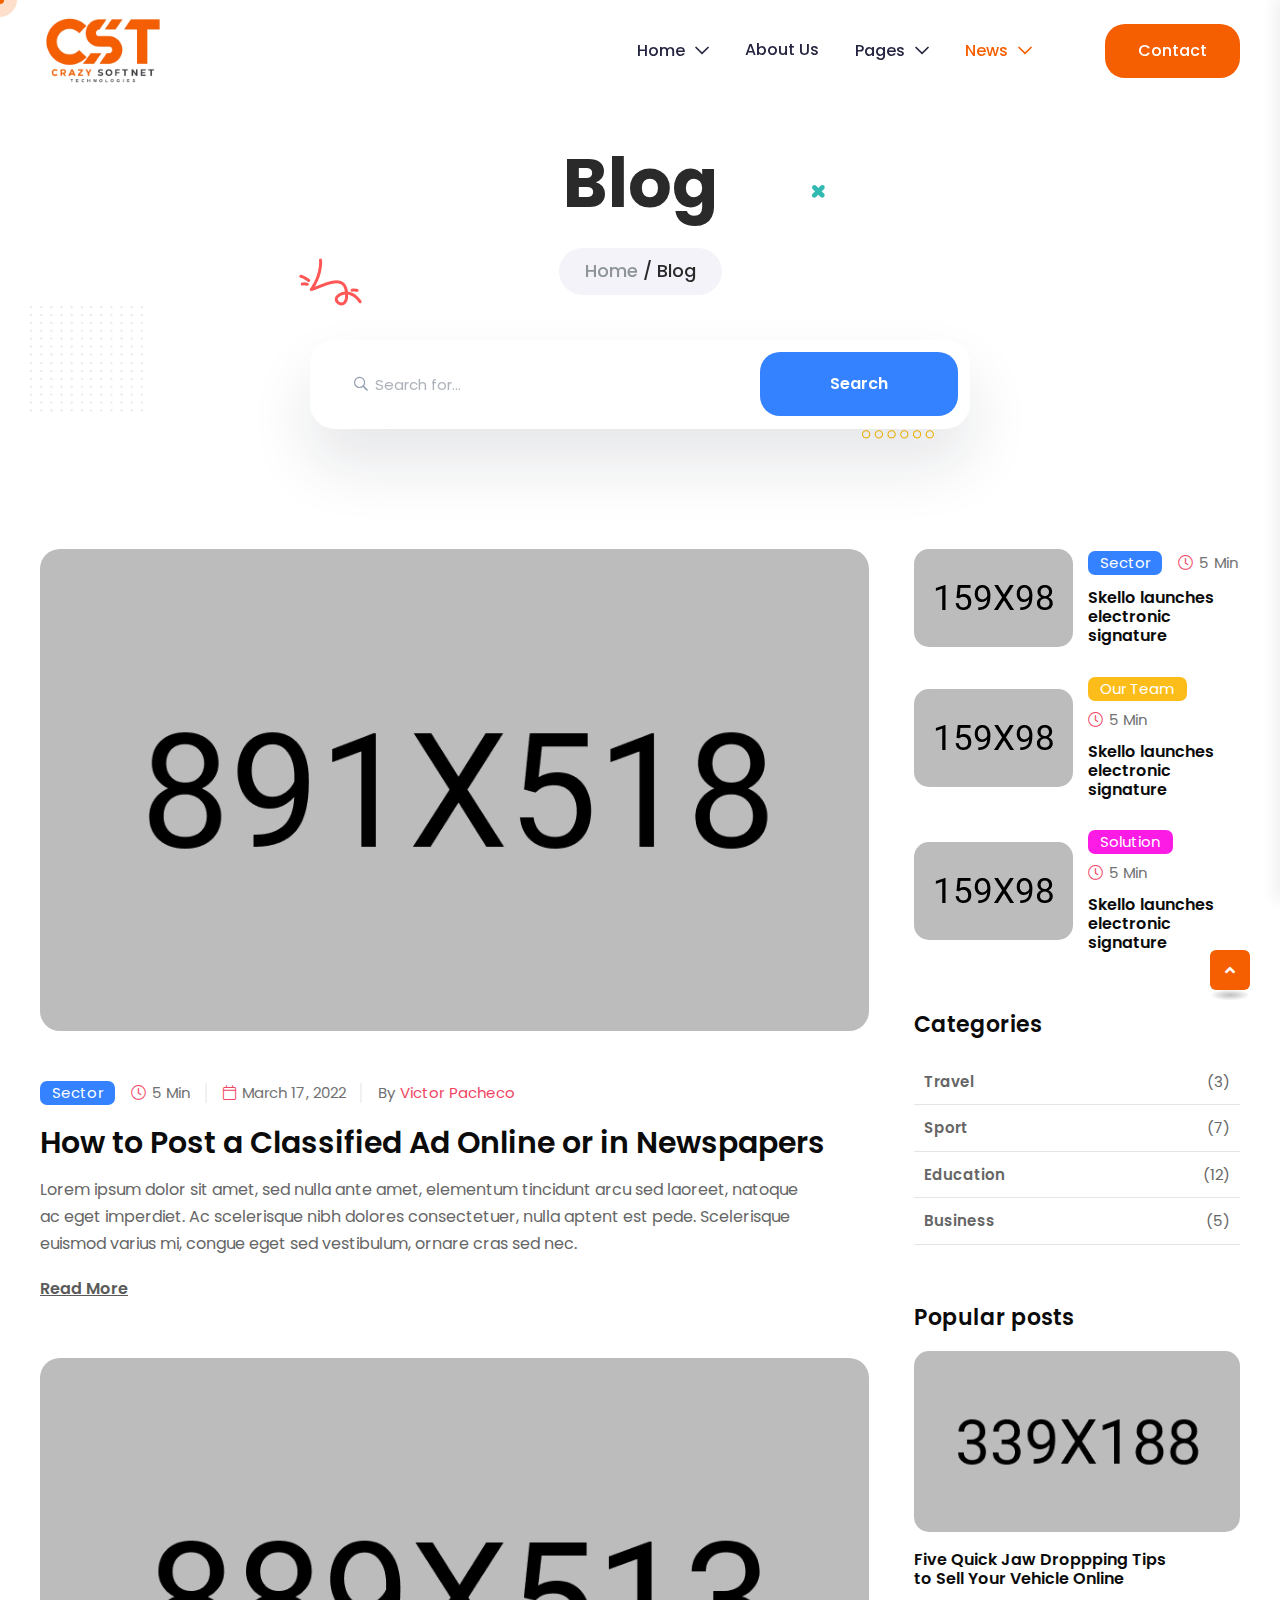
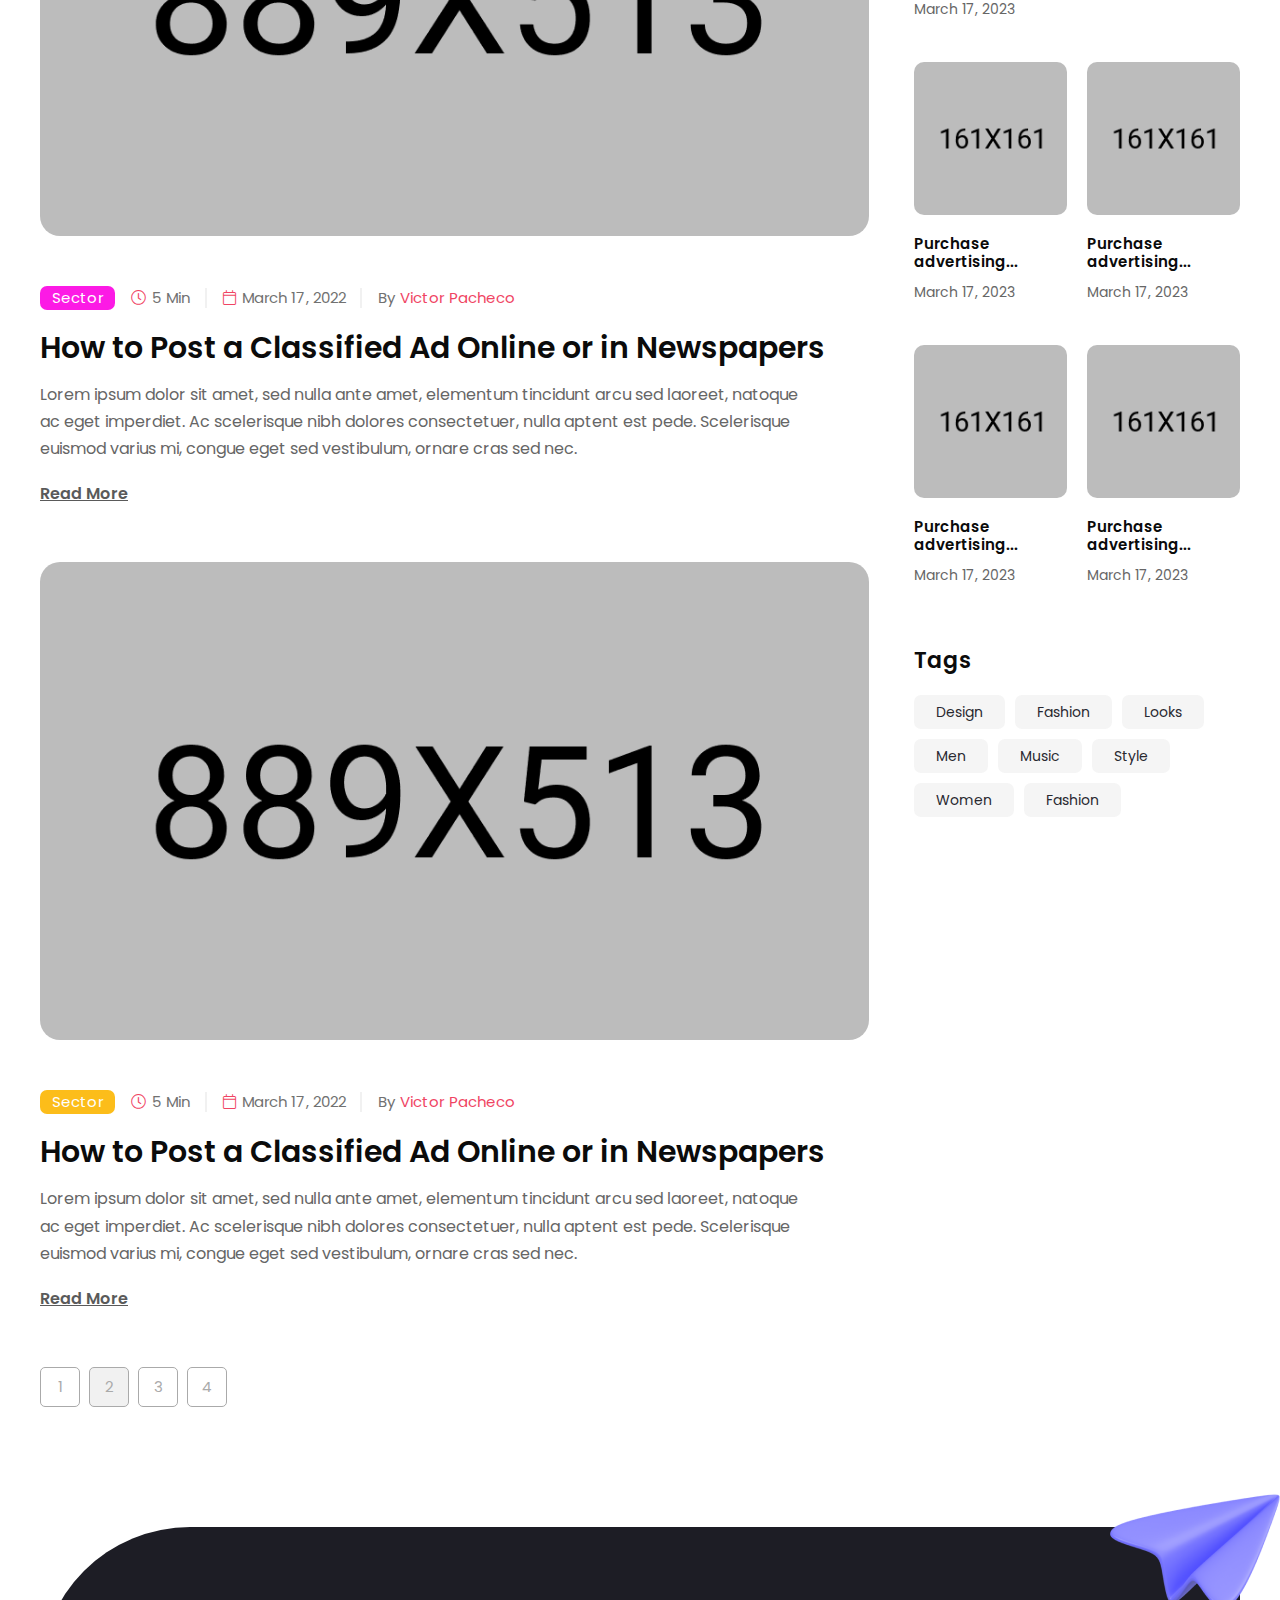
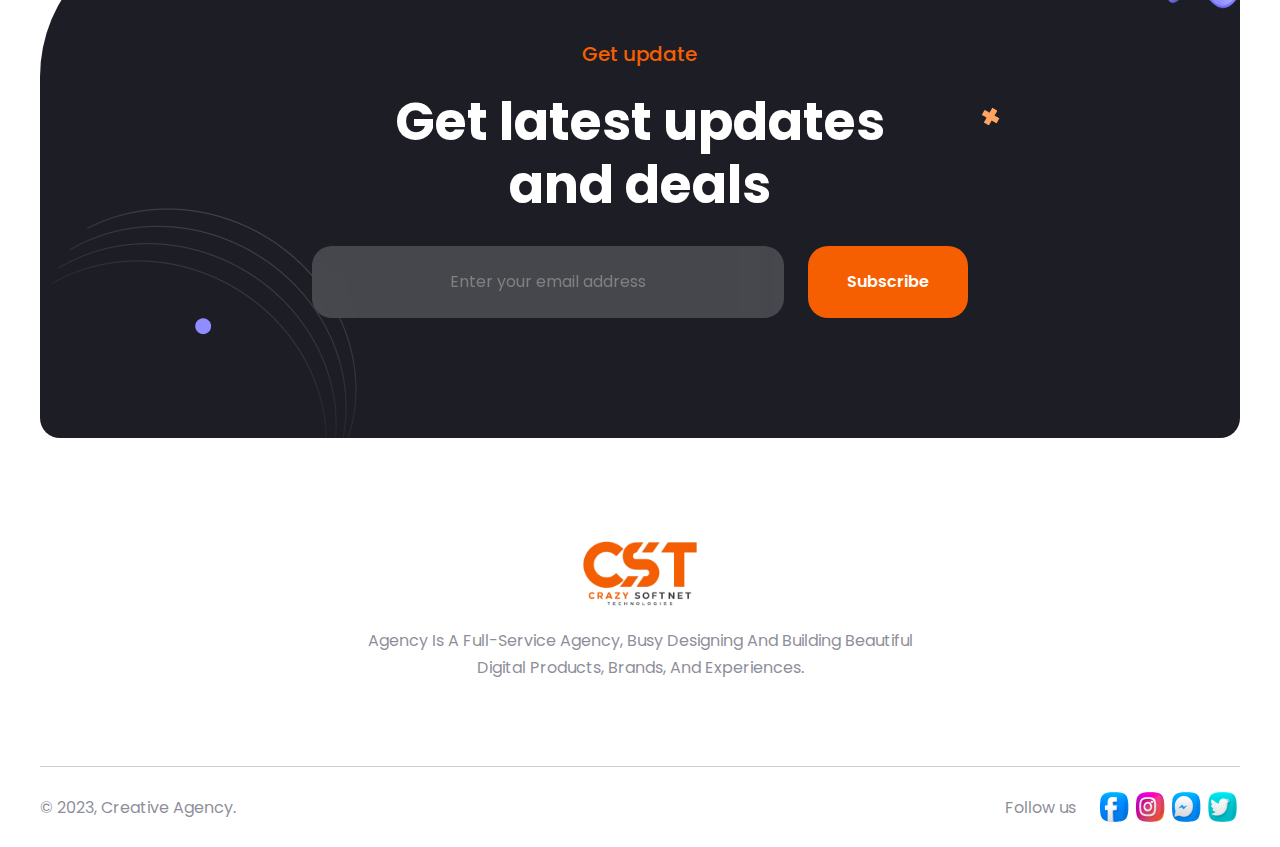
<file: blog.html>
<!doctype html>
<html class="no-js" lang="en">
    <head>
        <meta charset="utf-8">
        <meta http-equiv="x-ua-compatible" content="ie=edge">
        <title>Crazy-Softnet Technologies</title>
        <meta name="description" content="Xolio - Creative Agency Template">
        <meta name="viewport" content="width=device-width, initial-scale=1">

		<link rel="shortcut icon" type="image/x-icon" href="assets/img/favicon.png">
        <!-- Place favicon.ico in the root directory -->

        <!-- CSS here -->
        <link rel="stylesheet" href="assets/css/bootstrap.min.css">
        <link rel="stylesheet" href="assets/css/animate.min.css">
        <link rel="stylesheet" href="assets/css/magnific-popup.css">
        <link rel="stylesheet" href="assets/css/fontawesome-all.min.css">
        <link rel="stylesheet" href="assets/css/swiper-bundle.min.css">
        <link rel="stylesheet" href="assets/css/odometer.css">
        <link rel="stylesheet" href="assets/css/slick.css">
        <link rel="stylesheet" href="assets/css/default.css">
        <link rel="stylesheet" href="assets/css/style.css">
        <link rel="stylesheet" href="assets/css/responsive.css">
    </head>
    <body>

        <!--Preloader-->
        <div id="preloader">
            <div id="loader" class="loader">
                <div class="loader-container">
                    <div class="loader-icon"><img src="assets/img/preloader.png" alt="Crazy-Softnet Technologies"></div>
                </div>
            </div>
        </div>
        <!--Preloader-end -->

        <!-- Custom-cursor -->
        <div class="mouseCursor cursor-outer"></div>
        <div class="mouseCursor cursor-inner"><span>Drag</span></div>
        <!-- Custom-cursor-end -->

		<!-- Scroll-top -->
        <button class="scroll-top scroll-to-target" data-target="html">
            <i class="fas fa-angle-up"></i>
        </button>
        <!-- Scroll-top-end-->

        <!-- header-area -->
        <header>
            <div id="sticky-header" class="menu-area transparent-header">
                <div class="container">
                    <div class="row">
                        <div class="col-12">
                            <div class="mobile-nav-toggler"><i class="fas fa-bars"></i></div>
                            <div class="menu-wrap">
                                <nav class="menu-nav">
                                    <div class="logo">
                                        <a href="index.html"><img src="assets/img/logo/logo.png" alt="Logo"></a>
                                    </div>
                                    <div class="navbar-wrap main-menu d-none d-lg-flex">
                                        <ul class="navigation">
                                            <li class="menu-item-has-children"><a href="#">Home</a>
                                                <ul class="sub-menu">
                                                    <li><a href="index.html">Creative Agency</a></li>
                                                    <li><a href="index-2.html">Personal Portfolio</a></li>
                                                    <li><a href="index-3.html">Digital Agency</a></li>
                                                </ul>
                                            </li>
                                            <li><a href="about-us.html">About Us</a></li>
                                            <li class="menu-item-has-children"><a href="#">pages</a>
                                                <ul class="sub-menu">
                                                    <li><a href="about-me.html">About Me</a></li>
                                                    <li><a href="team.html">Team Page</a></li>
                                                    <li><a href="team.html">Team Details</a></li>
                                                    <li><a href="why-us.html">Portfolio Details</a></li>
                                                    <li><a href="web-developement.html">Services Details</a></li>
                                                    <li><a href="contact.html">Contact Us</a></li>
                                                </ul>
                                            </li>
                                            <li class="active menu-item-has-children"><a href="#">News</a>
                                                <ul class="sub-menu">
                                                    <li class="active"><a href="blog.html">Our Blog</a></li>
                                                    <li><a href="blog-details.html">Blog Details</a></li>
                                                </ul>
                                            </li>
                                        </ul>
                                    </div>
                                    <div class="header-action">
                                        <ul class="list-wrap">
                                            <li class="header-btn"><a href="#!" class="btn">Contact <span></span></a></li>
                                        </ul>
                                    </div>
                                </nav>
                            </div>

                            <!-- Mobile Menu  -->
                            <div class="mobile-menu">
                                <nav class="menu-box">
                                    <div class="close-btn"><i class="fas fa-times"></i></div>
                                    <div class="nav-logo">
                                        <a href="index.html"><img src="assets/img/logo/logo.png" alt="Logo"></a>
                                    </div>
                                    <div class="menu-outer">
                                        <!--Here Menu Will Come Automatically Via Javascript / Same Menu as in Header-->
                                    </div>
                                    <div class="social-links">
                                        <ul class="clearfix list-wrap">
                                            <li><a href="#"><i class="fab fa-facebook-f"></i></a></li>
                                            <li><a href="#"><i class="fab fa-twitter"></i></a></li>
                                            <li><a href="#"><i class="fab fa-instagram"></i></a></li>
                                            <li><a href="#"><i class="fab fa-linkedin-in"></i></a></li>
                                            <li><a href="#"><i class="fab fa-youtube"></i></a></li>
                                        </ul>
                                    </div>
                                </nav>
                            </div>
                            <div class="menu-backdrop"></div>
                            <!-- End Mobile Menu -->

                        </div>
                    </div>
                </div>

                <!-- header-contact -->
                <div class="header-contact-wrap">
                    <div class="container">
                        <div class="row">
                            <div class="col-lg-8">
                                <div class="left-side-content">
                                    <h3 class="title">Contact</h3>
                                    <div class="row">
                                        <div class="col-xl-4 col-lg-5 col-md-6">
                                            <div class="contact-info-list">
                                                <ul class="list-wrap">
                                                    <li>
                                                        <div class="icon">
                                                            <svg viewBox="0 0 22 20" fill="none" xmlns="http://www.w3.org/2000/svg">
                                                                <path fill-rule="evenodd" clip-rule="evenodd"
                                                                    d="M1.5 6.5C1.5 4.89295 1.95538 3.86848 2.63534 3.2371C3.32535 2.59637 4.36497 2.25 5.75 2.25H15.75C17.135 2.25 18.1746 2.59637 18.8647 3.2371C19.5446 3.86848 20 4.89295 20 6.5V13.5C20 15.107 19.5446 16.1315 18.8647 16.7629C18.1746 17.4036 17.135 17.75 15.75 17.75H5.75C4.36497 17.75 3.32535 17.4036 2.63534 16.7629C1.95538 16.1315 1.5 15.107 1.5 13.5V6.5ZM5.75 0.75C4.13503 0.75 2.67465 1.15363 1.61466 2.1379C0.544615 3.13152 0 4.60705 0 6.5V13.5C0 15.393 0.544615 16.8685 1.61466 17.8621C2.67465 18.8464 4.13503 19.25 5.75 19.25H15.75C17.365 19.25 18.8254 18.8464 19.8853 17.8621C20.9554 16.8685 21.5 15.393 21.5 13.5V6.5C21.5 4.60705 20.9554 3.13152 19.8853 2.1379C18.8254 1.15363 17.365 0.75 15.75 0.75H5.75ZM16.2181 7.58602C16.5417 7.32751 16.5945 6.85558 16.336 6.53194C16.0775 6.20829 15.6056 6.15548 15.2819 6.41398L12.1529 8.91324L12.1525 8.91352C11.3961 9.51536 10.0946 9.51549 9.33799 8.91393L6.21898 6.41471C5.89574 6.1557 5.42373 6.20778 5.16471 6.53102C4.9057 6.85426 4.95778 7.32627 5.28102 7.58529L8.40101 10.0853L8.40286 10.0868C9.70626 11.1244 11.7837 11.1244 13.0871 10.0868L13.0881 10.086L16.2181 7.58602Z" />
                                                            </svg>
                                                        </div>
                                                        <div class="content">
                                                            <a href="mailto:company@gmail.com">company@gmail.com</a>
                                                        </div>
                                                    </li>
                                                    <li>
                                                        <div class="icon">
                                                            <svg viewBox="0 0 20 22" fill="none" xmlns="http://www.w3.org/2000/svg">
                                                                <path fill-rule="evenodd" clip-rule="evenodd"
                                                                    d="M2.48199 7.65591C3.37522 3.73032 6.71708 1.74769 10.1338 1.75C13.5508 1.75231 16.8905 3.73971 17.7791 7.66556L17.7791 7.6656C18.8362 12.3354 15.943 16.3756 13.2111 18.999L13.2097 19.0004C11.4913 20.659 8.77127 20.661 7.04076 18.9997C4.31866 16.3762 1.42493 12.3261 2.48199 7.65591ZM10.1348 0.250002C14.1154 0.252693 18.1706 2.60029 19.2421 7.33441C20.4848 12.8239 17.0589 17.3834 14.251 20.08C11.9497 22.3008 8.31046 22.2989 6.00106 20.0809L6.00012 20.08C3.20236 17.3836 -0.22362 12.8139 1.01908 7.32441L1.01926 7.32364C2.09618 2.58953 6.1542 0.247312 10.1348 0.250002ZM7.76166 9.30994C7.76166 8.00103 8.82274 6.93994 10.1317 6.93994C11.4406 6.93994 12.5017 8.00103 12.5017 9.30994C12.5017 10.6189 11.4406 11.6799 10.1317 11.6799C8.82274 11.6799 7.76166 10.6189 7.76166 9.30994ZM10.1317 5.43994C7.99432 5.43994 6.26166 7.1726 6.26166 9.30994C6.26166 11.4473 7.99432 13.1799 10.1317 13.1799C12.269 13.1799 14.0017 11.4473 14.0017 9.30994C14.0017 7.1726 12.269 5.43994 10.1317 5.43994Z" />
                                                            </svg>
                                                        </div>
                                                        <div class="content">
                                                            <span>Ranelagh Place, Liverpool, L3 5UL, England</span>
                                                        </div>
                                                    </li>
                                                    <li>
                                                        <div class="icon">
                                                            <svg viewBox="0 0 22 22" fill="none" xmlns="http://www.w3.org/2000/svg">
                                                                <path fill-rule="evenodd" clip-rule="evenodd"
                                                                    d="M1.5 11C1.5 5.89421 5.64421 1.75 10.75 1.75C15.8558 1.75 20 5.89421 20 11C20 16.1058 15.8558 20.25 10.75 20.25C5.64421 20.25 1.5 16.1058 1.5 11ZM10.75 0.25C4.81579 0.25 0 5.06579 0 11C0 16.9342 4.81579 21.75 10.75 21.75C16.6842 21.75 21.5 16.9342 21.5 11C21.5 5.06579 16.6842 0.25 10.75 0.25ZM11.1289 6.50977C11.1289 6.09555 10.7931 5.75977 10.3789 5.75977C9.96469 5.75977 9.62891 6.09555 9.62891 6.50977V10.6098C9.62891 11.0862 9.79027 11.5637 10.0149 11.9576C10.2393 12.3511 10.5673 12.7322 10.9755 12.9744L10.9766 12.975L14.0746 14.8238C14.4303 15.0361 14.8907 14.9198 15.1029 14.5641C15.3152 14.2084 15.1989 13.748 14.8432 13.5357L11.7433 11.6857L11.7413 11.6845C11.6099 11.6067 11.4483 11.4431 11.3179 11.2145C11.1875 10.9859 11.1289 10.7633 11.1289 10.6098V6.50977Z" />
                                                            </svg>
                                                        </div>
                                                        <div class="content">
                                                            <span>7 Days a week <br> from 10-00 am to 6-00 pm</span>
                                                        </div>
                                                    </li>
                                                </ul>
                                                <div class="lats-chat">
                                                    <a href="contact.html">Lat’s Chat</a>
                                                </div>
                                            </div>
                                        </div>
                                        <div class="col-xl-8 col-lg-7 col-md-6">
                                            <div class="our-best-project">
                                                <div class="content">
                                                    <h4 class="title">One of Our <span>Best Ongoing</span> Projects</h4>
                                                    <a href="why-us.html" class="btn">Details <span></span></a>
                                                </div>
                                                <div class="thumb">
                                                    <img src="assets/img/images/our_project_img.png" alt="">
                                                </div>
                                            </div>
                                        </div>
                                    </div>
                                </div>
                            </div>
                            <div class="col-lg-4">
                                <div class="customer-support-wrap">
                                    <h4 class="title">Customer Support</h4>
                                    <div class="customer-support-content">
                                        <div class="content-top">
                                            <img src="assets/img/images/support_img.png" alt="">
                                            <h4 class="title">Need Help Choosing a Plan?</h4>
                                        </div>
                                        <p>We offer solutions for businesses of all sizes. For questions about our plans and products,,
                                            contact our team of experts. <a href="contact.html">Get in touch</a></p>
                                    </div>
                                    <div class="content-bottom">
                                        <a href="contact.html">Support</a>
                                        <a href="contact.html">Documentation</a>
                                    </div>
                                </div>
                            </div>
                        </div>
                    </div>
                </div>
                <div class="body-contact-overlay"></div>
                <!-- header-contact-end -->
            </div>
        </header>
        <!-- header-area-end -->



        <!-- main-area -->
        <main>

            <!-- breadcrumb-area -->
            <section class="breadcrumb-area breadcrumb-area-three parallax pt-175 pb-120">
                <div class="container">
                    <div class="row">
                        <div class="col-12">
                            <div class="breadcrumb-content">
                                <h2 class="title">Blog</h2>
                                <nav aria-label="breadcrumb">
                                    <ol class="breadcrumb">
                                        <li class="breadcrumb-item"><a href="index.html">Home</a></li>
                                        <li class="breadcrumb-item active" aria-current="page">Blog</li>
                                    </ol>
                                </nav>
                            </div>
                        </div>
                    </div>
                    <div class="row justify-content-center">
                        <div class="col-lg-8">
                            <div class="breadcrumb-search">
                                <form action="#">
                                    <label for="serch"><i class="far fa-search"></i></label>
                                    <input type="text" id="serch" placeholder="Search for...">
                                    <button type="submit" class="btn">Search <span></span></button>
                                </form>
                            </div>
                        </div>
                    </div>
                </div>
                <div class="breadcrumb-shape-wrap-two">
                    <div class="parallax-shape">
                        <img src="assets/img/images/breadcrumb_shape03.png" class="layer" data-depth="0.5" alt="img">
                    </div>
                </div>
            </section>
            <!-- breadcrumb-area-end -->

            <!-- blog-area -->
            <section class="inner-blog-area pb-120">
                <div class="container">
                    <div class="row justify-content-center">
                        <div class="col-70">
                            <div class="inner-blog-item">
                                <div class="inner-blog-thumb">
                                    <a href="blog-details.html"><img src="assets/img/blog/inner_blog_img01.jpg" alt=""></a>
                                </div>
                                <div class="inner-blog-content">
                                    <div class="blog-meta-two">
                                        <ul class="list-wrap">
                                            <li class="tag"><a href="blog.html">Sector</a></li>
                                            <li><i class="fal fa-clock"></i>5 Min</li>
                                            <li><i class="fal fa-calendar"></i>March 17, 2022</li>
                                            <li>By <a href="blog.html">Victor Pacheco</a></li>
                                        </ul>
                                    </div>
                                    <h2 class="title"><a href="blog-details.html">How to Post a Classified Ad Online or in Newspapers</a></h2>
                                    <p>Lorem ipsum dolor sit amet, sed nulla ante amet, elementum tincidunt arcu sed laoreet, natoque ac eget imperdiet. Ac scelerisque nibh dolores consectetuer, nulla aptent est pede. Scelerisque euismod varius mi, congue eget sed vestibulum, ornare cras sed nec.</p>
                                    <a href="blog-details.html" class="rade-more-btn">Read More</a>
                                </div>
                            </div>
                            <div class="inner-blog-item">
                                <div class="inner-blog-thumb">
                                    <a href="blog-details.html"><img src="assets/img/blog/inner_blog_img02.jpg" alt=""></a>
                                </div>
                                <div class="inner-blog-content">
                                    <div class="blog-meta-two">
                                        <ul class="list-wrap">
                                            <li class="tag"><a href="blog.html">Sector</a></li>
                                            <li><i class="fal fa-clock"></i>5 Min</li>
                                            <li><i class="fal fa-calendar"></i>March 17, 2022</li>
                                            <li>By <a href="blog.html">Victor Pacheco</a></li>
                                        </ul>
                                    </div>
                                    <h2 class="title"><a href="blog-details.html">How to Post a Classified Ad Online or in Newspapers</a></h2>
                                    <p>Lorem ipsum dolor sit amet, sed nulla ante amet, elementum tincidunt arcu sed laoreet, natoque ac eget imperdiet. Ac scelerisque nibh dolores consectetuer, nulla aptent est pede. Scelerisque euismod varius mi, congue eget sed vestibulum, ornare cras sed nec.</p>
                                    <a href="blog-details.html" class="rade-more-btn">Read More</a>
                                </div>
                            </div>
                            <div class="inner-blog-item">
                                <div class="inner-blog-thumb">
                                    <a href="blog-details.html"><img src="assets/img/blog/inner_blog_img03.jpg" alt=""></a>
                                </div>
                                <div class="inner-blog-content">
                                    <div class="blog-meta-two">
                                        <ul class="list-wrap">
                                            <li class="tag"><a href="blog.html">Sector</a></li>
                                            <li><i class="fal fa-clock"></i>5 Min</li>
                                            <li><i class="fal fa-calendar"></i>March 17, 2022</li>
                                            <li>By <a href="blog.html">Victor Pacheco</a></li>
                                        </ul>
                                    </div>
                                    <h2 class="title"><a href="blog-details.html">How to Post a Classified Ad Online or in Newspapers</a></h2>
                                    <p>Lorem ipsum dolor sit amet, sed nulla ante amet, elementum tincidunt arcu sed laoreet, natoque ac eget imperdiet. Ac scelerisque nibh dolores consectetuer, nulla aptent est pede. Scelerisque euismod varius mi, congue eget sed vestibulum, ornare cras sed nec.</p>
                                    <a href="blog-details.html" class="rade-more-btn">Read More</a>
                                </div>
                            </div>
                            <div class="pagination-wrap">
                                <nav aria-label="Page navigation example">
                                    <ul class="pagination list-wrap">
                                        <li class="page-item"><a class="page-link" href="#">1</a></li>
                                        <li class="page-item active"><a class="page-link" href="#">2</a></li>
                                        <li class="page-item"><a class="page-link" href="#">3</a></li>
                                        <li class="page-item"><a class="page-link" href="#">4</a></li>
                                    </ul>
                                </nav>
                            </div>
                        </div>
                        <div class="col-30">
                            <aside class="blog-sidebar">
                                <div class="widget">
                                    <div class="rc-post-wrap">
                                        <div class="rc-post-item">
                                            <div class="thumb">
                                                <a href="blog-dtails.html"><img src="assets/img/blog/rc_post_img01.jpg" alt=""></a>
                                            </div>
                                            <div class="content">
                                                <div class="blog-meta-two">
                                                    <ul class="list-wrap">
                                                        <li class="tag"><a href="blog.html">Sector</a></li>
                                                        <li><i class="fal fa-clock"></i>5 Min</li>
                                                    </ul>
                                                </div>
                                                <h4 class="title"><a href="blog-details.html">Skello launches electronic signature</a></h4>
                                            </div>
                                        </div>
                                        <div class="rc-post-item">
                                            <div class="thumb">
                                                <a href="blog-dtails.html"><img src="assets/img/blog/rc_post_img02.jpg" alt=""></a>
                                            </div>
                                            <div class="content">
                                                <div class="blog-meta-two">
                                                    <ul class="list-wrap">
                                                        <li class="tag"><a href="blog.html">Our Team</a></li>
                                                        <li><i class="fal fa-clock"></i>5 Min</li>
                                                    </ul>
                                                </div>
                                                <h4 class="title"><a href="blog-details.html">Skello launches electronic signature</a></h4>
                                            </div>
                                        </div>
                                        <div class="rc-post-item">
                                            <div class="thumb">
                                                <a href="blog-dtails.html"><img src="assets/img/blog/rc_post_img03.jpg" alt=""></a>
                                            </div>
                                            <div class="content">
                                                <div class="blog-meta-two">
                                                    <ul class="list-wrap">
                                                        <li class="tag"><a href="blog.html">Solution</a></li>
                                                        <li><i class="fal fa-clock"></i>5 Min</li>
                                                    </ul>
                                                </div>
                                                <h4 class="title"><a href="blog-details.html">Skello launches electronic signature</a></h4>
                                            </div>
                                        </div>
                                    </div>
                                </div>
                                <div class="widget">
                                    <h2 class="widget-title">Categories</h2>
                                    <div class="blog-cat-list">
                                        <ul class="list-wrap">
                                            <li><a href="#">Travel <span>(3)</span></a></li>
                                            <li><a href="#">Sport<span>(7)</span></a></li>
                                            <li><a href="#">Education<span>(12)</span></a></li>
                                            <li><a href="#">Business<span>(5)</span></a></li>
                                        </ul>
                                    </div>
                                </div>
                                <div class="widget">
                                    <h2 class="widget-title">Popular posts</h2>
                                    <div class="popular-post-list">
                                        <ul class="list-wrap">
                                            <li>
                                                <div class="popular-post-item big-post mb-40">
                                                    <div class="thumb">
                                                        <a href="blog-details.html"><img src="assets/img/blog/pu_post_img01.jpg" alt=""></a>
                                                    </div>
                                                    <div class="content">
                                                        <h5 class="title"><a href="blog-details.html">Five Quick Jaw Droppping Tips <br> to Sell Your Vehicle Online</a></h5>
                                                        <span>March 17, 2023</span>
                                                    </div>
                                                </div>
                                            </li>
                                            <li>
                                                <div class="popular-post-item mb-40">
                                                    <div class="thumb">
                                                        <a href="blog-details.html"><img src="assets/img/blog/pu_post_img02.jpg" alt=""></a>
                                                    </div>
                                                    <div class="content">
                                                        <h5 class="title"><a href="blog-details.html">Purchase advertising...</a></h5>
                                                        <span>March 17, 2023</span>
                                                    </div>
                                                </div>
                                            </li>
                                            <li>
                                                <div class="popular-post-item mb-40">
                                                    <div class="thumb">
                                                        <a href="blog-details.html"><img src="assets/img/blog/pu_post_img03.jpg" alt=""></a>
                                                    </div>
                                                    <div class="content">
                                                        <h5 class="title"><a href="blog-details.html">Purchase advertising...</a></h5>
                                                        <span>March 17, 2023</span>
                                                    </div>
                                                </div>
                                            </li>
                                            <li>
                                                <div class="popular-post-item">
                                                    <div class="thumb">
                                                        <a href="blog-details.html"><img src="assets/img/blog/pu_post_img04.jpg" alt=""></a>
                                                    </div>
                                                    <div class="content">
                                                        <h5 class="title"><a href="blog-details.html">Purchase advertising...</a></h5>
                                                        <span>March 17, 2023</span>
                                                    </div>
                                                </div>
                                            </li>
                                            <li>
                                                <div class="popular-post-item">
                                                    <div class="thumb">
                                                        <a href="blog-details.html"><img src="assets/img/blog/pu_post_img05.jpg" alt=""></a>
                                                    </div>
                                                    <div class="content">
                                                        <h5 class="title"><a href="blog-details.html">Purchase advertising...</a></h5>
                                                        <span>March 17, 2023</span>
                                                    </div>
                                                </div>
                                            </li>
                                        </ul>
                                    </div>
                                </div>
                                <div class="widget">
                                    <h2 class="widget-title">Tags</h2>
                                    <div class="tag-list">
                                        <ul class="list-wrap">
                                            <li><a href="#">Design</a></li>
                                            <li><a href="#">Fashion</a></li>
                                            <li><a href="#">Looks</a></li>
                                            <li><a href="#">Men</a></li>
                                            <li><a href="#">Music</a></li>
                                            <li><a href="#">Style</a></li>
                                            <li><a href="#">Women</a></li>
                                            <li><a href="#">Fashion</a></li>
                                        </ul>
                                    </div>
                                </div>
                            </aside>
                        </div>
                    </div>
                </div>
            </section>
            <!-- blog-area-end -->

            <!-- newsletter-area -->
            <section class="newsletter-area-two">
                <div class="container">
                    <div class="newsletter-wrap">
                        <div class="row justify-content-center">
                            <div class="col-xl-7 col-lg-9">
                                <div
                                    class="section-title title-style-two white-title text-center mb-30">
                                    <span class="sub-title">Get update</span>
                                    <h2 class="title">Get latest updates and deals</h2>
                                </div>
                            </div>
                        </div>
                        <div class="row justify-content-center">
                            <div class="col-xl-8">
                                <div class="newsletter-form">
                                    <form action="#">
                                        <input type="email" placeholder="Enter your email address">
                                        <button type="submit" class="btn">Subscribe <span></span></button>
                                    </form>
                                </div>
                            </div>
                        </div>
                        <div class="newsletter-shape-wrap-two">
                            <img src="assets/img/images/h3_newsletter_shape01.png" alt="">
                            <img src="assets/img/images/h3_newsletter_shape02.png" alt="">
                            <img src="assets/img/images/h3_newsletter_shape03.png" alt="">
                            <img src="assets/img/images/h3_newsletter_shape04.png" alt="">
                        </div>
                    </div>
                </div>
            </section>
            <!-- newsletter-area-end -->

        </main>
        <!-- main-area-end -->

        <!-- footer-area -->
        <footer>
            <div class="footer-area-two footer-area-three">
                <div class="container">
                    <div class="footer-top-two">
                        <div class="row justify-content-center">
                            <div class="col-xl-6 col-lg-8">
                                <div class="footer-content-two text-center">
                                    <div class="logo">
                                        <a href="index.html"><img src="assets/img/logo/logo.png" alt=""></a>
                                    </div>
                                    <p>Agency is a full-service agency, busy designing and building beautiful digital products,
                                        brands, and experiences.</p>
                                </div>
                            </div>
                        </div>
                    </div>
                    <div class="footer-bottom-two">
                        <div class="row align-items-center">
                            <div class="col-md-6">
                                <div class="copyright-text">
                                    <p>© 2023, Creative Agency.</p>
                                </div>
                            </div>
                            <div class="col-md-6">
                                <div class="footer-social-two">
                                    <ul class="list-wrap">
                                        <li class="title">Follow us</li>
                                        <li><a href="#"><img src="assets/img/icon/footer_icon01.png" alt=""></a></li>
                                        <li><a href="#"><img src="assets/img/icon/footer_icon02.png" alt=""></a></li>
                                        <li><a href="#"><img src="assets/img/icon/footer_icon03.png" alt=""></a></li>
                                        <li><a href="#"><img src="assets/img/icon/footer_icon04.png" alt=""></a></li>
                                    </ul>
                                </div>
                            </div>
                        </div>
                    </div>
                </div>
            </div>
        </footer>
        <!-- footer-area-end -->



        <!-- JS here -->
        <script src="assets/js/vendor/jquery-3.6.0.min.js"></script>
        <script src="assets/js/bootstrap.min.js"></script>
        <script src="assets/js/isotope.pkgd.min.js"></script>
        <script src="assets/js/imagesloaded.pkgd.min.js"></script>
        <script src="assets/js/jquery.magnific-popup.min.js"></script>
        <script src="assets/js/jquery.odometer.min.js"></script>
        <script src="assets/js/swiper-bundle.min.js"></script>
        <script src="assets/js/jquery.appear.js"></script>
        <script src="assets/js/slick.min.js"></script>
        <script src="assets/js/ajax-form.js"></script>
        <script src="assets/js/parallax.min.js"></script>
        <script src="assets/js/jquery.parallaxScroll.min.js"></script>
        <script src="assets/js/tween-max.js"></script>
        <script src="assets/js/wow.min.js"></script>
        <script src="assets/js/main.js"></script>
    </body>
</html>
</file>
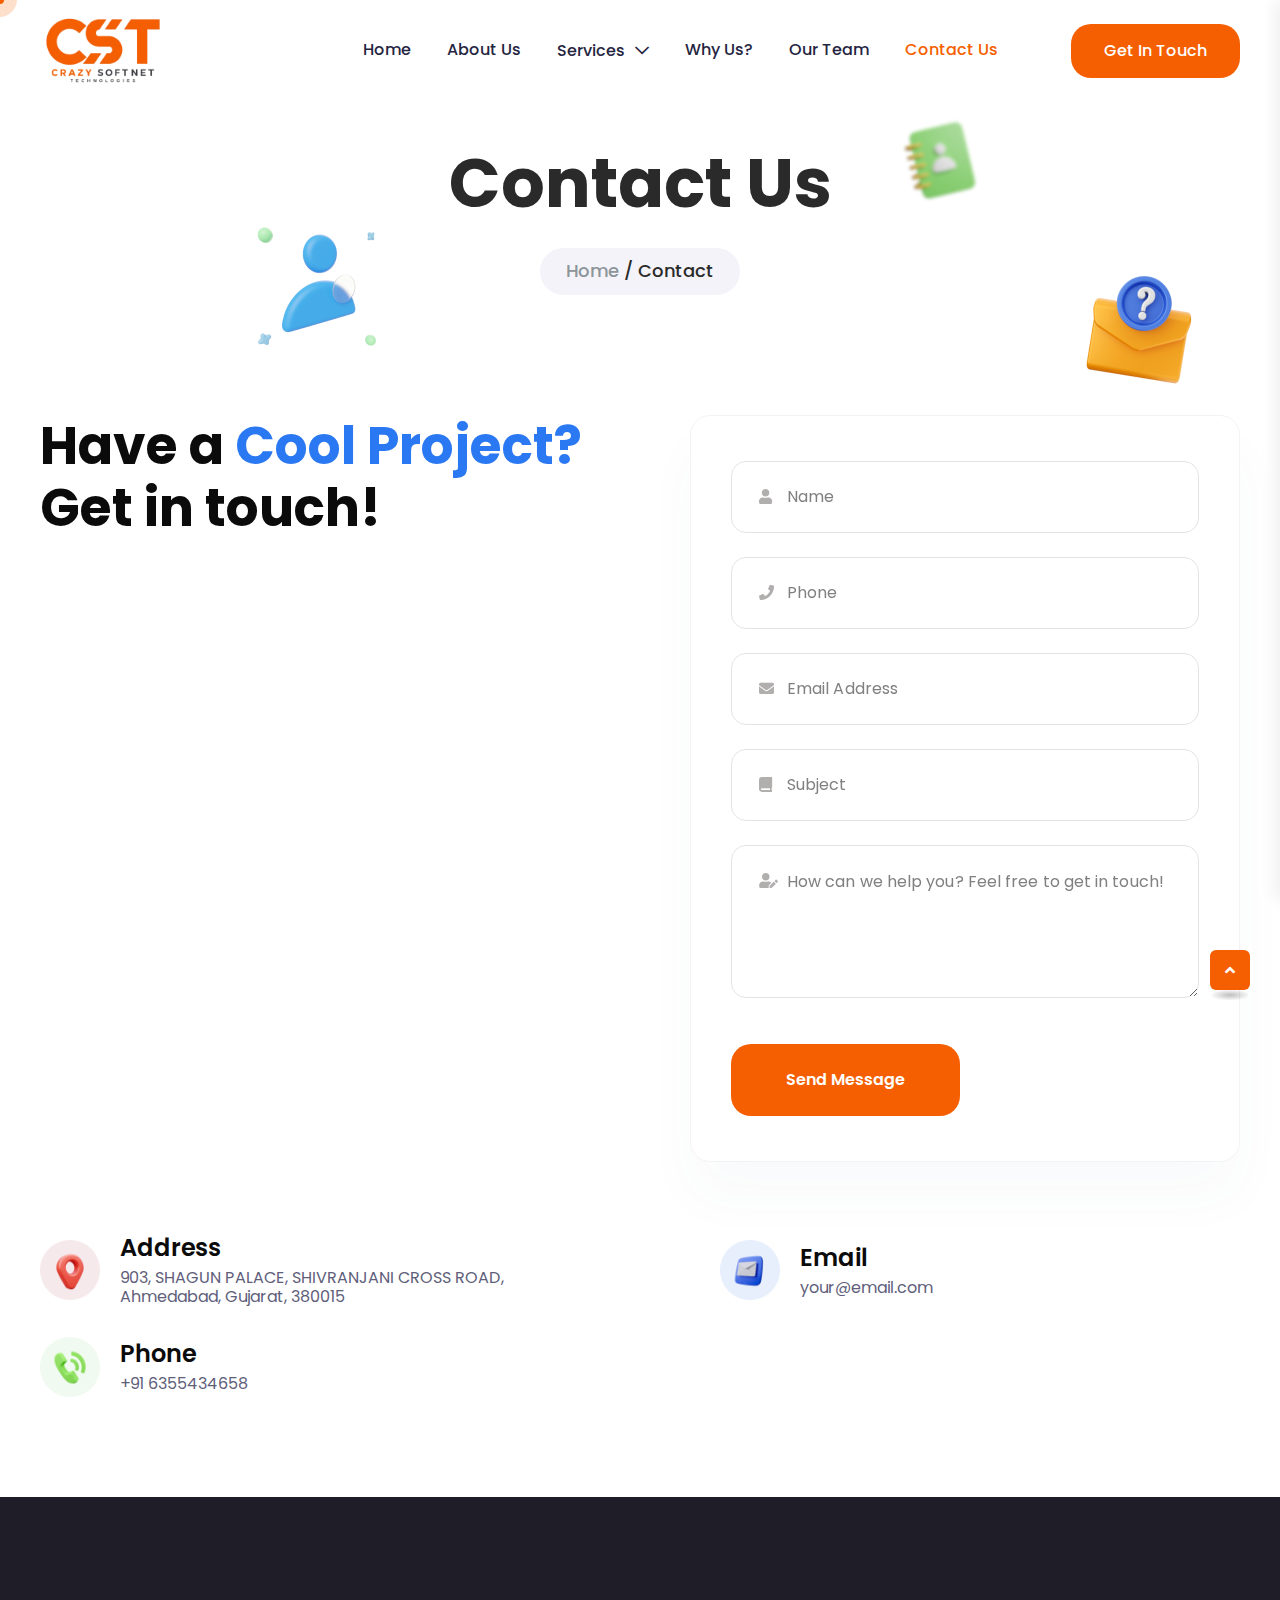
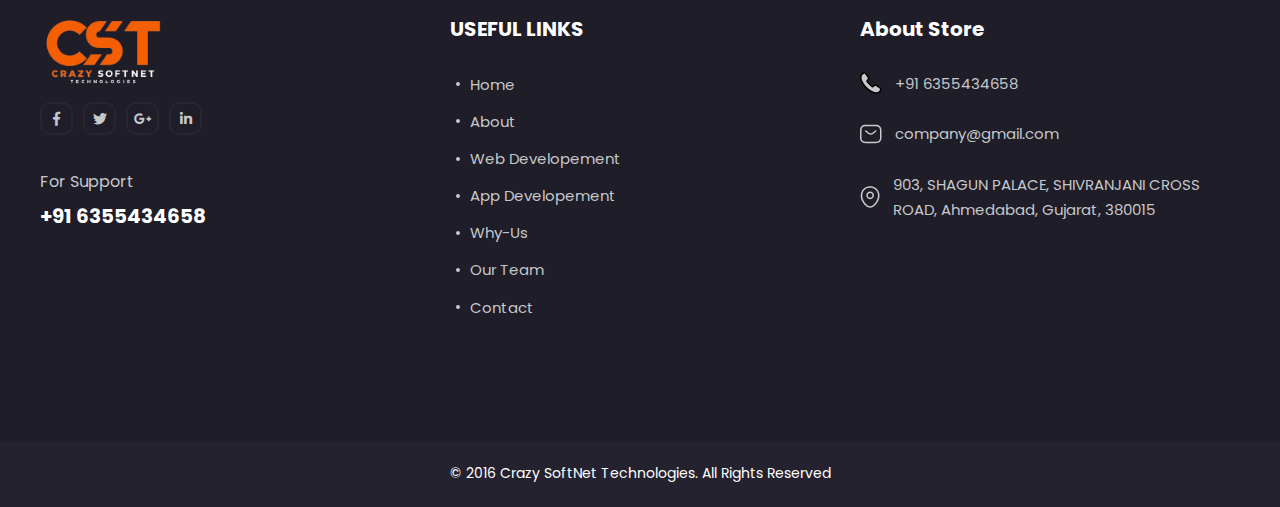
<file: contact.html>
<!doctype html>
<html class="no-js" lang="en">

<head>
    <meta charset="utf-8">
    <meta http-equiv="x-ua-compatible" content="ie=edge">
    <title>Crazy-Softnet Technologies</title>
    <!-- <meta name="description" content="Xolio - Creative Agency Template">
    <meta name="viewport" content="width=device-width, initial-scale=1"> -->

    <link rel="shortcut icon" type="image/x-icon" href="assets/img/favicon.png">
    <!-- Place favicon.ico in the root directory -->

    <!-- CSS here -->
    <link rel="stylesheet" href="assets/css/bootstrap.min.css">
    <link rel="stylesheet" href="assets/css/animate.min.css">
    <link rel="stylesheet" href="assets/css/magnific-popup.css">
    <link rel="stylesheet" href="assets/css/fontawesome-all.min.css">
    <link rel="stylesheet" href="assets/css/swiper-bundle.min.css">
    <link rel="stylesheet" href="assets/css/odometer.css">
    <link rel="stylesheet" href="assets/css/slick.css">
    <link rel="stylesheet" href="assets/css/default.css">
    <link rel="stylesheet" href="assets/css/style.css">
    <link rel="stylesheet" href="assets/css/responsive.css">
</head>

<body>

    <!--Preloader-->
    <div id="preloader">
        <div id="loader" class="loader">
            <div class="loader-container">
                <div class="loader-icon"><img src="assets/img/preloader.png" alt="Crazy-Softnet Technologies"></div>
            </div>
        </div>
    </div>
    <!--Preloader-end -->

    <!-- Custom-cursor -->
    <div class="mouseCursor cursor-outer"></div>
    <div class="mouseCursor cursor-inner"><span>Drag</span></div>
    <!-- Custom-cursor-end -->

    <!-- Scroll-top -->
    <button class="scroll-top scroll-to-target" data-target="html">
        <i class="fas fa-angle-up"></i>
    </button>
    <!-- Scroll-top-end-->

    <!-- header-area -->
    <header>
        <div id="sticky-header" class="menu-area transparent-header">
            <div class="container">
                <div class="row">
                    <div class="col-12">
                        <div class="mobile-nav-toggler"><i class="fas fa-bars"></i></div>
                        <div class="menu-wrap">
                            <nav class="menu-nav">
                                <div class="logo">
                                    <a href="index.html"><img src="assets/img/logo/logo.png" alt="Logo"></a>
                                </div>
                                <div class="navbar-wrap main-menu d-none d-lg-flex">
                                    <ul class="navigation">
                                        <li><a href="index.html">Home</a></li>
                                        <li><a href="about-us.html">About Us</a></li>
                                        <li class="menu-item-has-children"><a href="javascript:void(0)">Services</a>
                                            <ul class="sub-menu">
                                                <li><a href="web-developement.html">Web Development</a></li>
                                                <li><a href="app-developement.html">App Development</a></li>
                                            </ul>
                                        </li>
                                        <li><a href="why-us.html">Why Us?</a></li>
                                        <li><a href="team.html">Our Team</a></li>
                                        <li class="active"><a href="contact.html">Contact Us</a></li>

                                        <!-- <li class="menu-item-has-children"><a href="#">pages</a>
                                            <ul class="sub-menu">
                                                <li><a href="about-me.html">About Me</a></li>
                                                <li><a href="team.html">Team Page</a></li>
                                            </ul>
                                        </li> -->
                                        <!-- <li class="menu-item-has-children"><a href="#">News</a>
                                            <ul class="sub-menu">
                                                <li><a href="blog.html">Our Blog</a></li>
                                                <li><a href="blog-details.html">Blog Details</a></li>
                                            </ul>
                                        </li> -->
                                    </ul>
                                </div>
                                <div class="header-action">
                                    <ul class="list-wrap">
                                        <li class="header-btn"><a href="javascript:void(0)" class="btn">Get in touch
                                                <span></span></a></li>
                                    </ul>
                                </div>
                            </nav>
                        </div>

                        <!-- Mobile Menu  -->
                        <div class="mobile-menu">
                            <nav class="menu-box">
                                <div class="close-btn"><i class="fas fa-times"></i></div>
                                <div class="nav-logo">
                                    <a href="index.html"><img src="assets/img/logo/logo.png" alt="Logo"></a>
                                </div>
                                <div class="menu-outer">
                                    <!--Here Menu Will Come Automatically Via Javascript / Same Menu as in Header-->
                                </div>
                                <div class="social-links">
                                    <ul class="clearfix list-wrap">
                                        <li><a href="#"><i class="fab fa-facebook-f"></i></a></li>
                                        <li><a href="#"><i class="fab fa-twitter"></i></a></li>
                                        <li><a href="#"><i class="fab fa-instagram"></i></a></li>
                                        <li><a href="#"><i class="fab fa-linkedin-in"></i></a></li>
                                        <li><a href="#"><i class="fab fa-youtube"></i></a></li>
                                    </ul>
                                </div>
                            </nav>
                        </div>
                        <div class="menu-backdrop"></div>
                        <!-- End Mobile Menu -->

                    </div>
                </div>
            </div>

            <!-- header-contact -->
            <div id="includeheadercontact"></div>
            <script src="https://code.jquery.com/jquery-3.6.0.min.js"></script>
            <script>
            $(function(){
                $("#includeheadercontact").load("Header_Contact.html");
            });
            </script>
            <div class="body-contact-overlay"></div>
            <!-- header-contact-end -->
        </div>
    </header>
    <!-- header-area-end -->



    <!-- main-area -->
    <main>

        <!-- breadcrumb-area -->
        <section class="breadcrumb-area breadcrumb-area-four pt-175 pb-160">
            <div class="container">
                <div class="row">
                    <div class="col-12">
                        <div class="breadcrumb-content">
                            <h2 class="title">Contact Us</h2>
                            <nav aria-label="breadcrumb">
                                <ol class="breadcrumb">
                                    <li class="breadcrumb-item"><a href="index.html">Home</a></li>
                                    <li class="breadcrumb-item active" aria-current="page">Contact</li>
                                </ol>
                            </nav>
                        </div>
                    </div>
                </div>
            </div>
            <div class="breadcrumb-shape-wrap-three">
                <img src="assets/img/images/breadcrumb_shape04.png" alt="" class="wow zoomIn" data-wow-delay=".2s">
                <img src="assets/img/images/breadcrumb_shape05.png" alt="" class="wow zoomIn" data-wow-delay=".2s">
                <img src="assets/img/images/breadcrumb_shape06.png" alt="" class="wow zoomIn" data-wow-delay=".2s">
            </div>
        </section>
        <!-- breadcrumb-area-end -->

        <!-- contact-area -->
        <section class="inner-contact-area pb-100">
            <div class="container">
                <div class="inner-contact-wrap">
                    <div class="row">
                        <div class="col-xl-9 col-lg-10">
                            <div class="section-title title-style-two mb-50">
                                <h2 class="title">Have a <span>Cool Project?</span> Get in touch!</h2>
                            </div>
                            <div class="inner-contact-form-wrap">
                                <form action="#">
                                    <div class="form-grp">
                                        <label for="name"><i class="fas fa-user"></i></label>
                                        <input type="text" id="name" placeholder="Name">
                                    </div>
                                    <div class="form-grp">
                                        <label for="phone"><i class="fas fa-phone"></i></label>
                                        <input type="text" id="phone" placeholder="Phone">
                                    </div>
                                    <div class="form-grp">
                                        <label for="email"><i class="fas fa-envelope"></i></label>
                                        <input type="email" id="email" placeholder="Email Address">
                                    </div>
                                    <div class="form-grp">
                                        <label for="subject"><i class="fas fa-book-alt"></i></label>
                                        <input type="text" id="subject" placeholder="Subject">
                                    </div>
                                    <div class="form-grp">
                                        <label for="comment"><i class="fas fa-user-edit"></i></label>
                                        <textarea name="comment" id="comment"
                                            placeholder="How can we help you? Feel free to get in touch!"></textarea>
                                    </div>
                                    <button type="submit" class="btn">Send Message <span></span></button>
                                </form>
                            </div>
                            <div id="contact-map">
                                <iframe
                                    src="https://www.google.com/maps/embed?pb=!1m18!1m12!1m3!1d376.1018218610071!2d72.53057526935099!3d23.023323634350934!2m3!1f0!2f0!3f0!3m2!1i1024!2i768!4f13.1!3m3!1m2!1s0x395e84cfdf682265%3A0xfa64688f29f18818!2sShagun%20Palace!5e0!3m2!1sen!2sin!4v1710231053307!5m2!1sen!2sin"
                                    allowfullscreen loading="lazy" referrerpolicy="no-referrer-when-downgrade">
                                </iframe>
                            </div>
                            <div class="inner-contact-info">
                                <ul class="list-wrap">
                                    <li>
                                        <div class="contact-info-item">
                                            <div class="icon">
                                                <img src="assets/img/icon/loction_icon03.png" alt="">
                                            </div>
                                            <div class="content">
                                                <h6 class="title">Address</h6>
                                                <p>903, SHAGUN PALACE, SHIVRANJANI CROSS ROAD,<br> Ahmedabad, Gujarat,
                                                    380015</p>
                                            </div>
                                        </div>
                                    </li>
                                    <li>
                                        <div class="contact-info-item">
                                            <div class="icon">
                                                <img src="assets/img/icon/mail_icon03.png" alt="">
                                            </div>
                                            <div class="content">
                                                <h6 class="title">Email</h6>
                                                <a href="mailto:your@email.com">your@email.com</a>
                                            </div>
                                        </div>
                                    </li>
                                    <li>
                                        <div class="contact-info-item">
                                            <div class="icon">
                                                <img src="assets/img/icon/phone_icon03.png" alt="">
                                            </div>
                                            <div class="content">
                                                <h6 class="title">Phone</h6>
                                                <a href="tel:0123456789">+91 6355434658</a>
                                            </div>
                                        </div>
                                    </li>
                                </ul>
                            </div>
                        </div>
                    </div>
                </div>
            </div>
        </section>
        <!-- contact-area-end -->

    </main>
    <!-- main-area-end -->
    
     <!-- footer-area -->
     <div id="includedContent"></div>
     <script src="https://code.jquery.com/jquery-3.6.0.min.js"></script>
     <script>
     $(function(){
         $("#includedContent").load("Footer.html");
     });
     </script>
 
     <!-- footer-area-end -->
        

    
    <!-- footer-area-end -->



    <!-- JS here -->
    <script src="assets/js/vendor/jquery-3.6.0.min.js"></script>
    <script src="assets/js/bootstrap.min.js"></script>
    <script src="assets/js/isotope.pkgd.min.js"></script>
    <script src="assets/js/imagesloaded.pkgd.min.js"></script>
    <script src="assets/js/jquery.magnific-popup.min.js"></script>
    <script src="assets/js/jquery.odometer.min.js"></script>
    <script src="assets/js/swiper-bundle.min.js"></script>
    <script src="assets/js/jquery.appear.js"></script>
    <script src="assets/js/slick.min.js"></script>
    <script src="assets/js/ajax-form.js"></script>
    <script src="assets/js/parallax.min.js"></script>
    <script src="assets/js/jquery.parallaxScroll.min.js"></script>
    <script src="assets/js/tween-max.js"></script>
    <script src="assets/js/wow.min.js"></script>
    <script src="assets/js/main.js"></script>
</body>

</html>
</file>
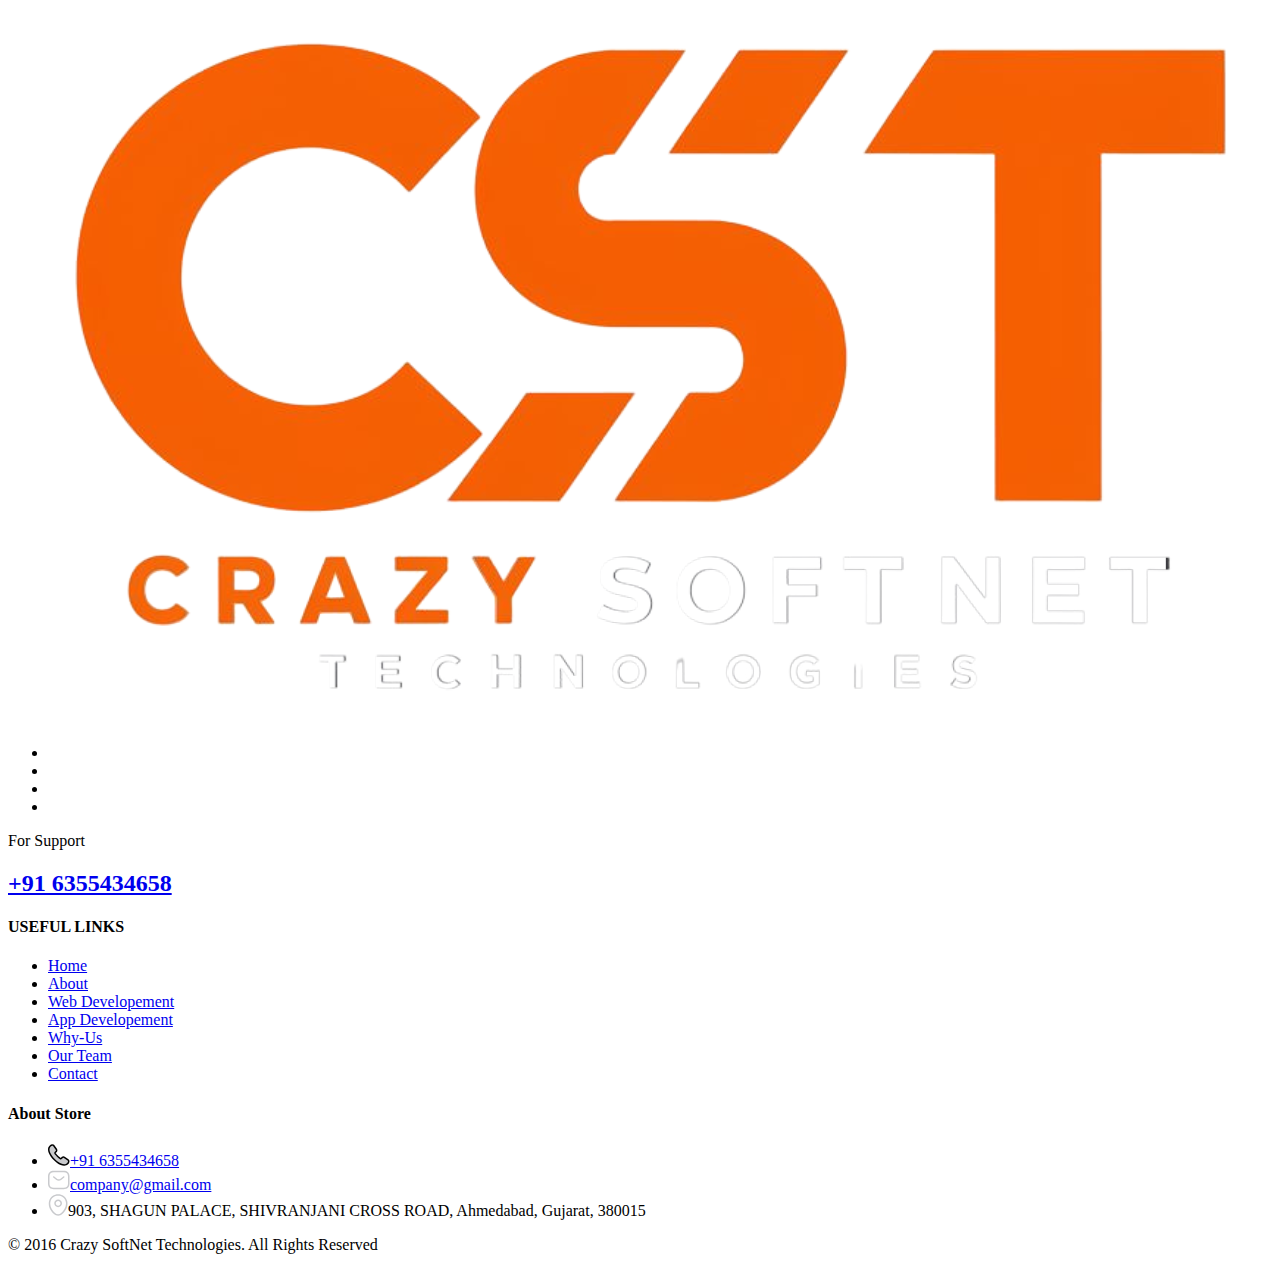
<file: Footer.html>
<html>
    <body>
    <footer>
        <div class="footer-area">
            <div class="footer-top">
                <div class="container">
                    <div class="row">
                        <div class="col-lg-4 col-sm-6">
                            <div class="footer-widget">
                                <div class="logo">
                                    <a href="index.html"><img src="assets/img/logo/w_logo.png" alt=""></a>
                                </div>
                                <div class="footer-social">
                                    <ul class="list-wrap">
                                        <li><a href="#"><i class="fab fa-facebook-f"></i></a></li>
                                        <li class="active"><a href="#"><i class="fab fa-twitter"></i></a></li>
                                        <li><a href="#"><i class="fab fa-google-plus-g"></i></a></li>
                                        <li><a href="#"><i class="fab fa-linkedin-in"></i></a></li>
                                    </ul>
                                </div>
                                <div class="footer-contact">
                                    <span>For Support</span>
                                    <h2 class="title"><a href="tel:0123456789">+91 6355434658</a></h2>
                                </div>
                            </div>
                        </div>
                        <div class="col-lg-4 col-sm-6">
                            <div class="footer-widget">
                                <h4 class="fw-title">USEFUL LINKS</h4>
                                <div class="fw-link">
                                    <ul class="list-wrap">
                                        <li><a href="index.html">Home</a></li>
                                        <li><a href="about-us.html">About</a></li>
                                        <li><a href="web-developement.html">Web Developement</a></li>
                                        <li><a href="app-developement.html">App Developement</a></li>
                                        <li><a href="why-us.html">Why-Us</a></li>
                                        <li><a href="team.html">Our Team</a></li>
                                        <li><a href="contact.html">Contact</a></li>
                                    </ul>
                                </div>
                            </div>
                        </div>
                        <div class="col-lg-4 col-sm-6">
                            <div class="footer-widget">
                                <h4 class="fw-title">About Store</h4>
                                <div class="footer-about">
                                    <ul class="list-wrap">
                                        <li><img src="assets/img/icon/phone_icon.svg" alt=""><a href="tel:0123456789">+91 6355434658</a></li>
                                        <li><img src="assets/img/icon/mail_icon.svg" alt=""><a
                                                href="mailto:company@gmail.com">company@gmail.com</a></li>
                                        <li><img src="assets/img/icon/loction_icon.svg" alt=""><span>903, SHAGUN PALACE,
                                                SHIVRANJANI CROSS ROAD, Ahmedabad, Gujarat, 380015</span></li>
                                    </ul>
                                </div>
                            </div>
                        </div>
                    </div>
                </div>
            </div>
            <div class="footer-bottom">
                <div class="container">
                    <div class="row align-items-center">
                        <!-- <div class="col-md-6">
                            <div class="cart-img">
                                <img src="assets/img/images/cart_img.png" alt="">
                            </div>
                        </div> -->
                        <div class="col-md-12">
                            <div class="copyright-text text-center">
                                <p>© 2016 Crazy SoftNet Technologies. All Rights Reserved</p>
                            </div>
                        </div>
                    </div>
                </div>
            </div>
        </div>
    </footer>
</body>
</html>
</file>
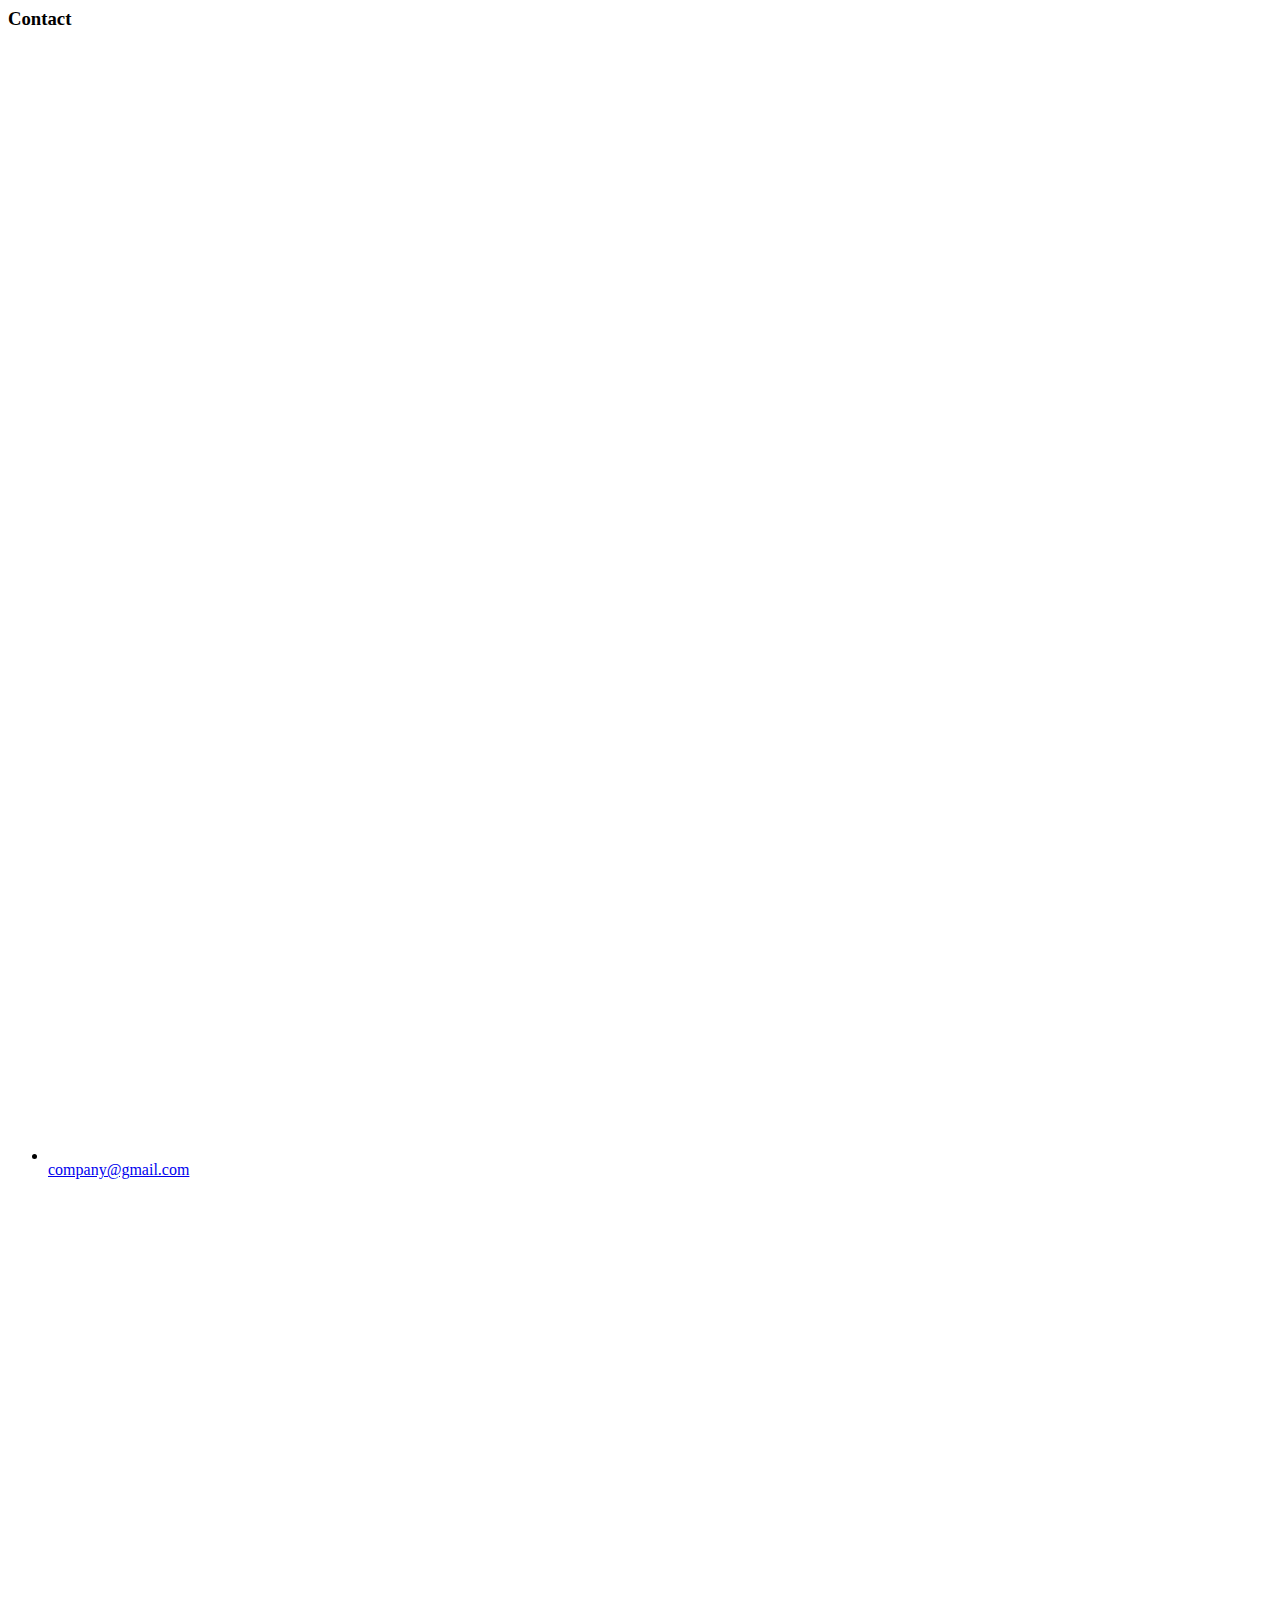
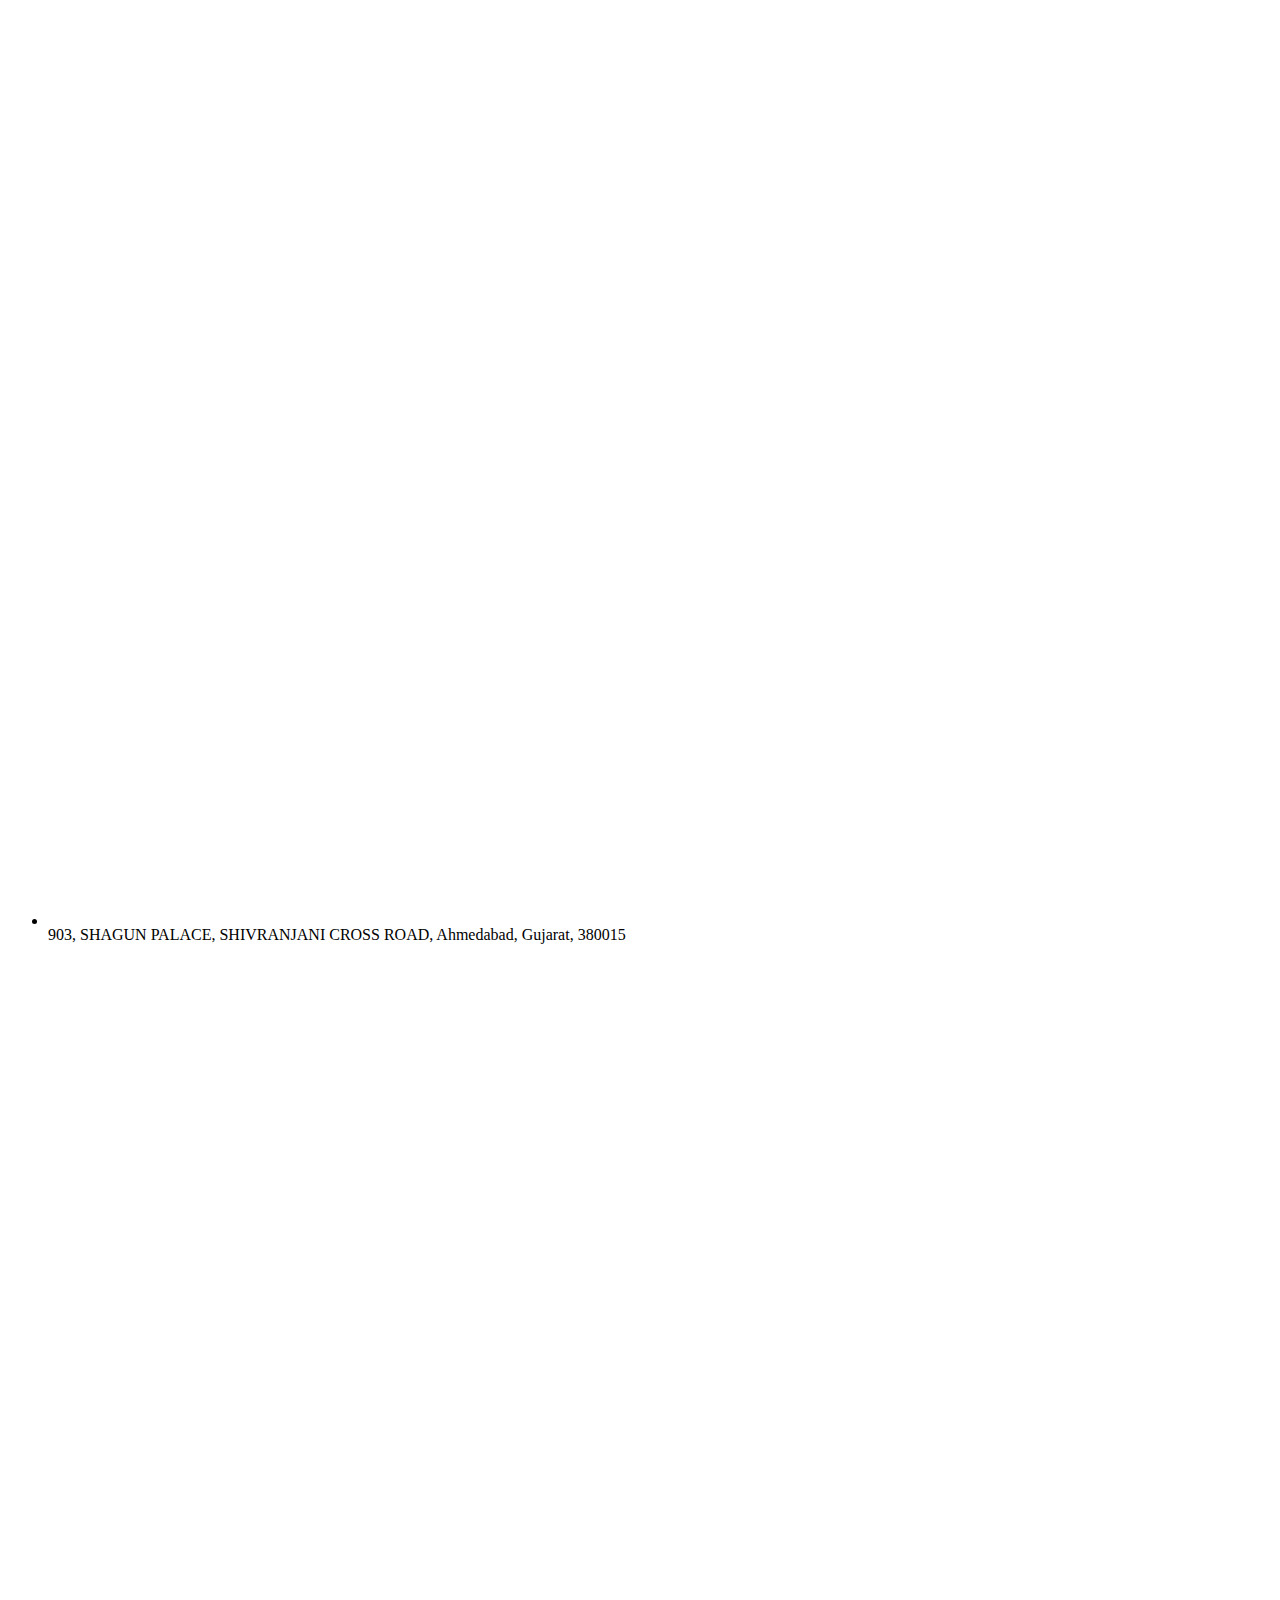
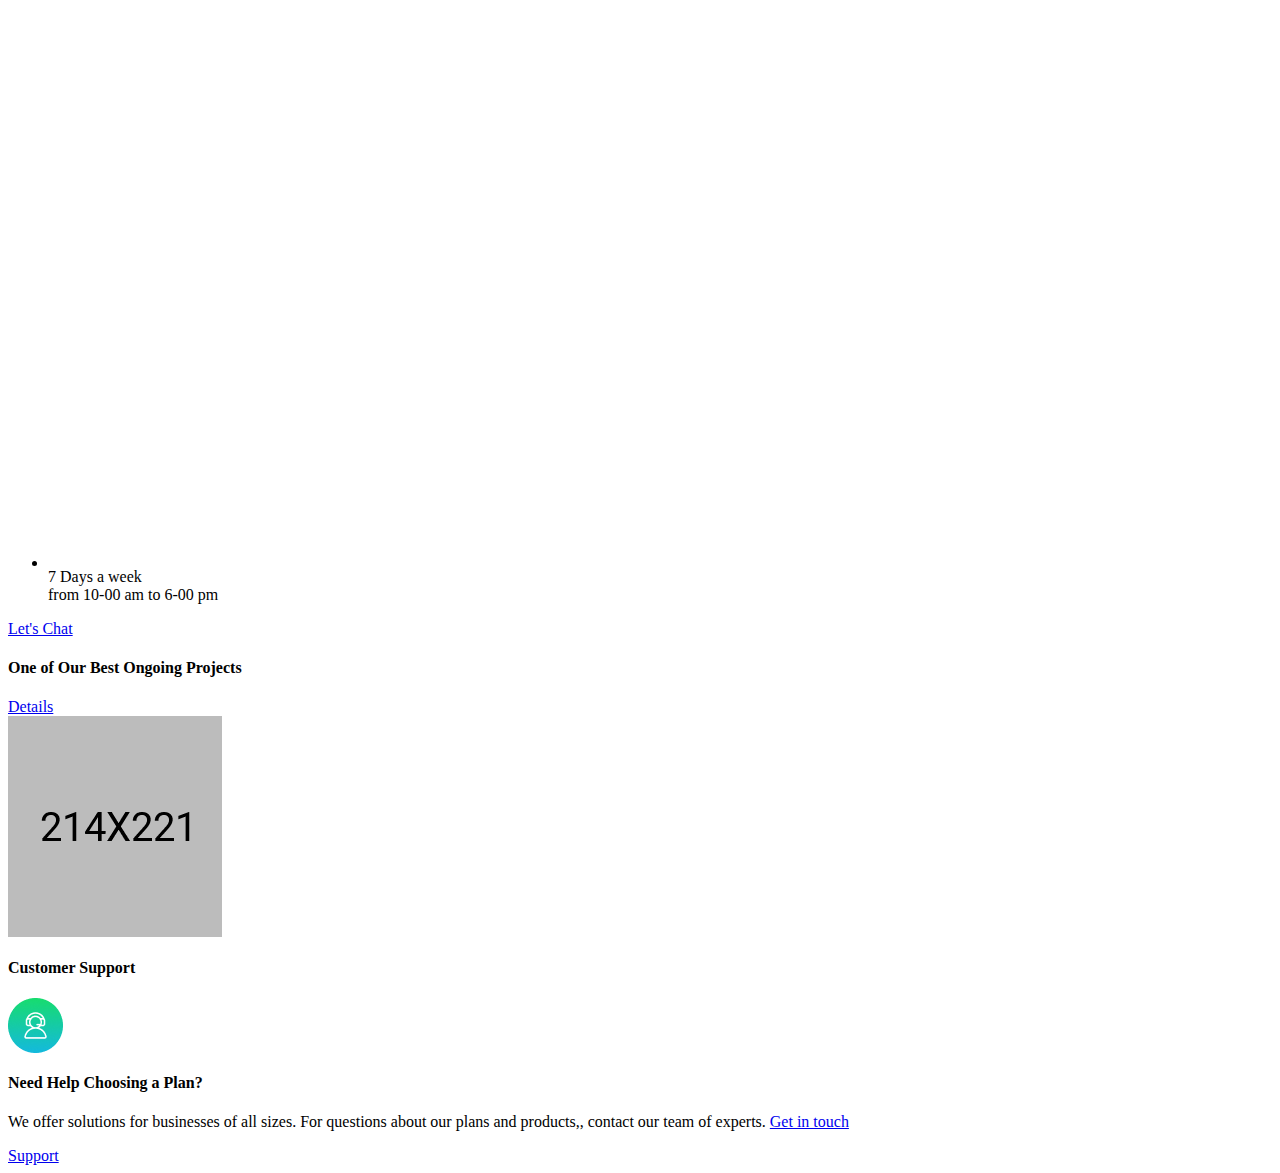
<file: Header_Contact.html>
<html>
    <body>
        <div class="header-contact-wrap">
            <div class="container">
                <div class="row">
                    <div class="col-lg-8">
                        <div class="left-side-content">
                            <h3 class="title">Contact</h3>
                            <div class="row">
                                <div class="col-xl-4 col-lg-5 col-md-6">
                                    <div class="contact-info-list">
                                        <ul class="list-wrap">
                                            <li>
                                                <div class="icon">
                                                    <svg viewBox="0 0 22 20" fill="none"
                                                        xmlns="http://www.w3.org/2000/svg">
                                                        <path fill-rule="evenodd" clip-rule="evenodd"
                                                            d="M1.5 6.5C1.5 4.89295 1.95538 3.86848 2.63534 3.2371C3.32535 2.59637 4.36497 2.25 5.75 2.25H15.75C17.135 2.25 18.1746 2.59637 18.8647 3.2371C19.5446 3.86848 20 4.89295 20 6.5V13.5C20 15.107 19.5446 16.1315 18.8647 16.7629C18.1746 17.4036 17.135 17.75 15.75 17.75H5.75C4.36497 17.75 3.32535 17.4036 2.63534 16.7629C1.95538 16.1315 1.5 15.107 1.5 13.5V6.5ZM5.75 0.75C4.13503 0.75 2.67465 1.15363 1.61466 2.1379C0.544615 3.13152 0 4.60705 0 6.5V13.5C0 15.393 0.544615 16.8685 1.61466 17.8621C2.67465 18.8464 4.13503 19.25 5.75 19.25H15.75C17.365 19.25 18.8254 18.8464 19.8853 17.8621C20.9554 16.8685 21.5 15.393 21.5 13.5V6.5C21.5 4.60705 20.9554 3.13152 19.8853 2.1379C18.8254 1.15363 17.365 0.75 15.75 0.75H5.75ZM16.2181 7.58602C16.5417 7.32751 16.5945 6.85558 16.336 6.53194C16.0775 6.20829 15.6056 6.15548 15.2819 6.41398L12.1529 8.91324L12.1525 8.91352C11.3961 9.51536 10.0946 9.51549 9.33799 8.91393L6.21898 6.41471C5.89574 6.1557 5.42373 6.20778 5.16471 6.53102C4.9057 6.85426 4.95778 7.32627 5.28102 7.58529L8.40101 10.0853L8.40286 10.0868C9.70626 11.1244 11.7837 11.1244 13.0871 10.0868L13.0881 10.086L16.2181 7.58602Z" />
                                                    </svg>
                                                </div>
                                                <div class="content">
                                                    <a href="mailto:company@gmail.com">company@gmail.com</a>
                                                </div>
                                            </li>
                                            <li>
                                                <div class="icon">
                                                    <svg viewBox="0 0 20 22" fill="none"
                                                        xmlns="http://www.w3.org/2000/svg">
                                                        <path fill-rule="evenodd" clip-rule="evenodd"
                                                            d="M2.48199 7.65591C3.37522 3.73032 6.71708 1.74769 10.1338 1.75C13.5508 1.75231 16.8905 3.73971 17.7791 7.66556L17.7791 7.6656C18.8362 12.3354 15.943 16.3756 13.2111 18.999L13.2097 19.0004C11.4913 20.659 8.77127 20.661 7.04076 18.9997C4.31866 16.3762 1.42493 12.3261 2.48199 7.65591ZM10.1348 0.250002C14.1154 0.252693 18.1706 2.60029 19.2421 7.33441C20.4848 12.8239 17.0589 17.3834 14.251 20.08C11.9497 22.3008 8.31046 22.2989 6.00106 20.0809L6.00012 20.08C3.20236 17.3836 -0.22362 12.8139 1.01908 7.32441L1.01926 7.32364C2.09618 2.58953 6.1542 0.247312 10.1348 0.250002ZM7.76166 9.30994C7.76166 8.00103 8.82274 6.93994 10.1317 6.93994C11.4406 6.93994 12.5017 8.00103 12.5017 9.30994C12.5017 10.6189 11.4406 11.6799 10.1317 11.6799C8.82274 11.6799 7.76166 10.6189 7.76166 9.30994ZM10.1317 5.43994C7.99432 5.43994 6.26166 7.1726 6.26166 9.30994C6.26166 11.4473 7.99432 13.1799 10.1317 13.1799C12.269 13.1799 14.0017 11.4473 14.0017 9.30994C14.0017 7.1726 12.269 5.43994 10.1317 5.43994Z" />
                                                    </svg>
                                                </div>
                                                <div class="content">
                                                    <span>903, SHAGUN PALACE, SHIVRANJANI CROSS ROAD, Ahmedabad,
                                                        Gujarat, 380015</span>
                                                </div>
                                            </li>
                                            <li>
                                                <div class="icon">
                                                    <svg viewBox="0 0 22 22" fill="none"
                                                        xmlns="http://www.w3.org/2000/svg">
                                                        <path fill-rule="evenodd" clip-rule="evenodd"
                                                            d="M1.5 11C1.5 5.89421 5.64421 1.75 10.75 1.75C15.8558 1.75 20 5.89421 20 11C20 16.1058 15.8558 20.25 10.75 20.25C5.64421 20.25 1.5 16.1058 1.5 11ZM10.75 0.25C4.81579 0.25 0 5.06579 0 11C0 16.9342 4.81579 21.75 10.75 21.75C16.6842 21.75 21.5 16.9342 21.5 11C21.5 5.06579 16.6842 0.25 10.75 0.25ZM11.1289 6.50977C11.1289 6.09555 10.7931 5.75977 10.3789 5.75977C9.96469 5.75977 9.62891 6.09555 9.62891 6.50977V10.6098C9.62891 11.0862 9.79027 11.5637 10.0149 11.9576C10.2393 12.3511 10.5673 12.7322 10.9755 12.9744L10.9766 12.975L14.0746 14.8238C14.4303 15.0361 14.8907 14.9198 15.1029 14.5641C15.3152 14.2084 15.1989 13.748 14.8432 13.5357L11.7433 11.6857L11.7413 11.6845C11.6099 11.6067 11.4483 11.4431 11.3179 11.2145C11.1875 10.9859 11.1289 10.7633 11.1289 10.6098V6.50977Z" />
                                                    </svg>
                                                </div>
                                                <div class="content">
                                                    <span>7 Days a week <br> from 10-00 am to 6-00 pm</span>
                                                </div>
                                            </li>
                                        </ul>
                                        <div class="lats-chat">
                                            <a href="contact.html">Let's Chat</a>
                                        </div>
                                    </div>
                                </div>
                                <div class="col-xl-8 col-lg-7 col-md-6">
                                    <div class="our-best-project">
                                        <div class="content">
                                            <h4 class="title">One of Our <span>Best Ongoing</span> Projects</h4>
                                            <a href="why-us.html" class="btn">Details <span></span></a>
                                        </div>
                                        <div class="thumb">
                                            <img src="assets/img/images/our_project_img.png" alt="">
                                        </div>
                                    </div>
                                </div>
                            </div>
                        </div>
                    </div>
                    <div class="col-lg-4">
                        <div class="customer-support-wrap">
                            <h4 class="title">Customer Support</h4>
                            <div class="customer-support-content">
                                <div class="content-top">
                                    <img src="assets/img/images/support_img.png" alt="">
                                    <h4 class="title">Need Help Choosing a Plan?</h4>
                                </div>
                                <p>We offer solutions for businesses of all sizes. For questions about our plans and
                                    products,,
                                    contact our team of experts. <a href="contact.html">Get in touch</a></p>
                            </div>
                            <div class="content-bottom">
                                <a href="contact.html">Support</a>
                                <!-- <a href="contact.html">Documentation</a> -->
                            </div>
                        </div>
                    </div>
                </div>
            </div>
        </div>
        
    </body>
</html>
</file>
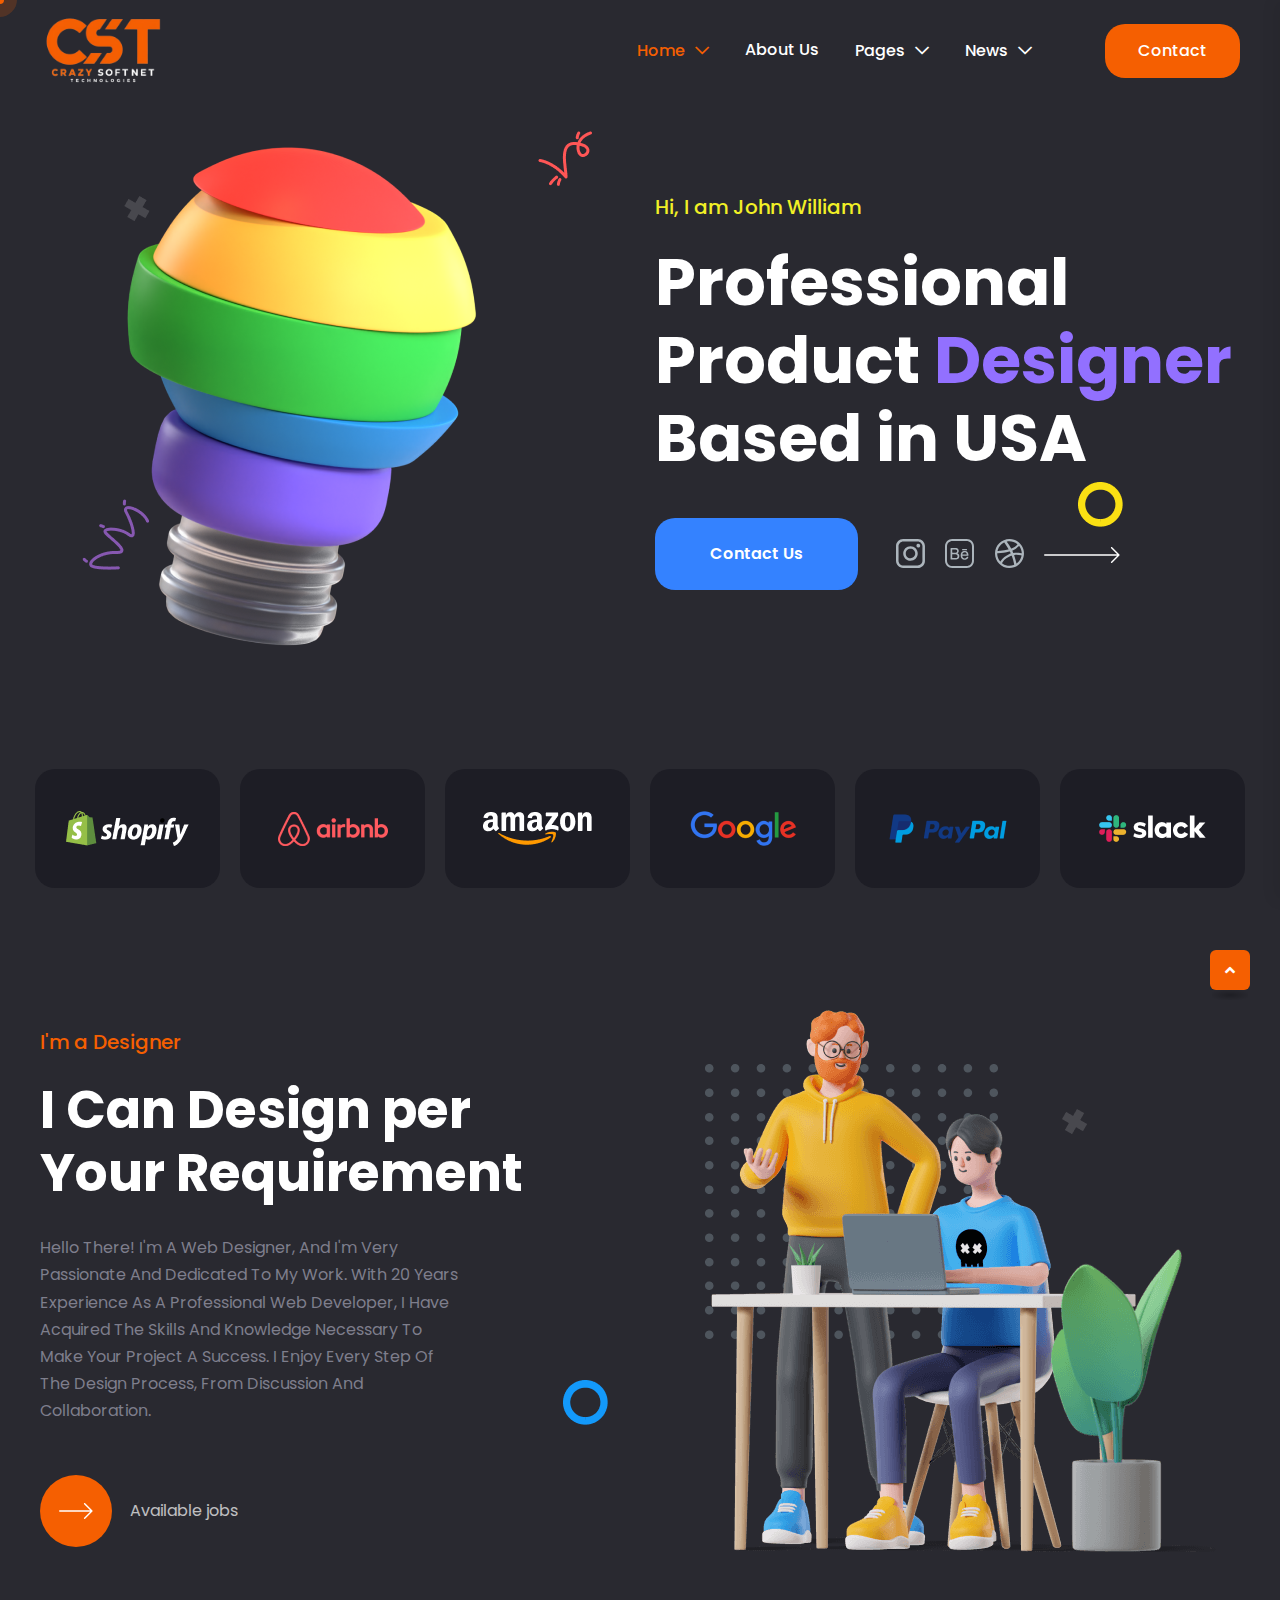
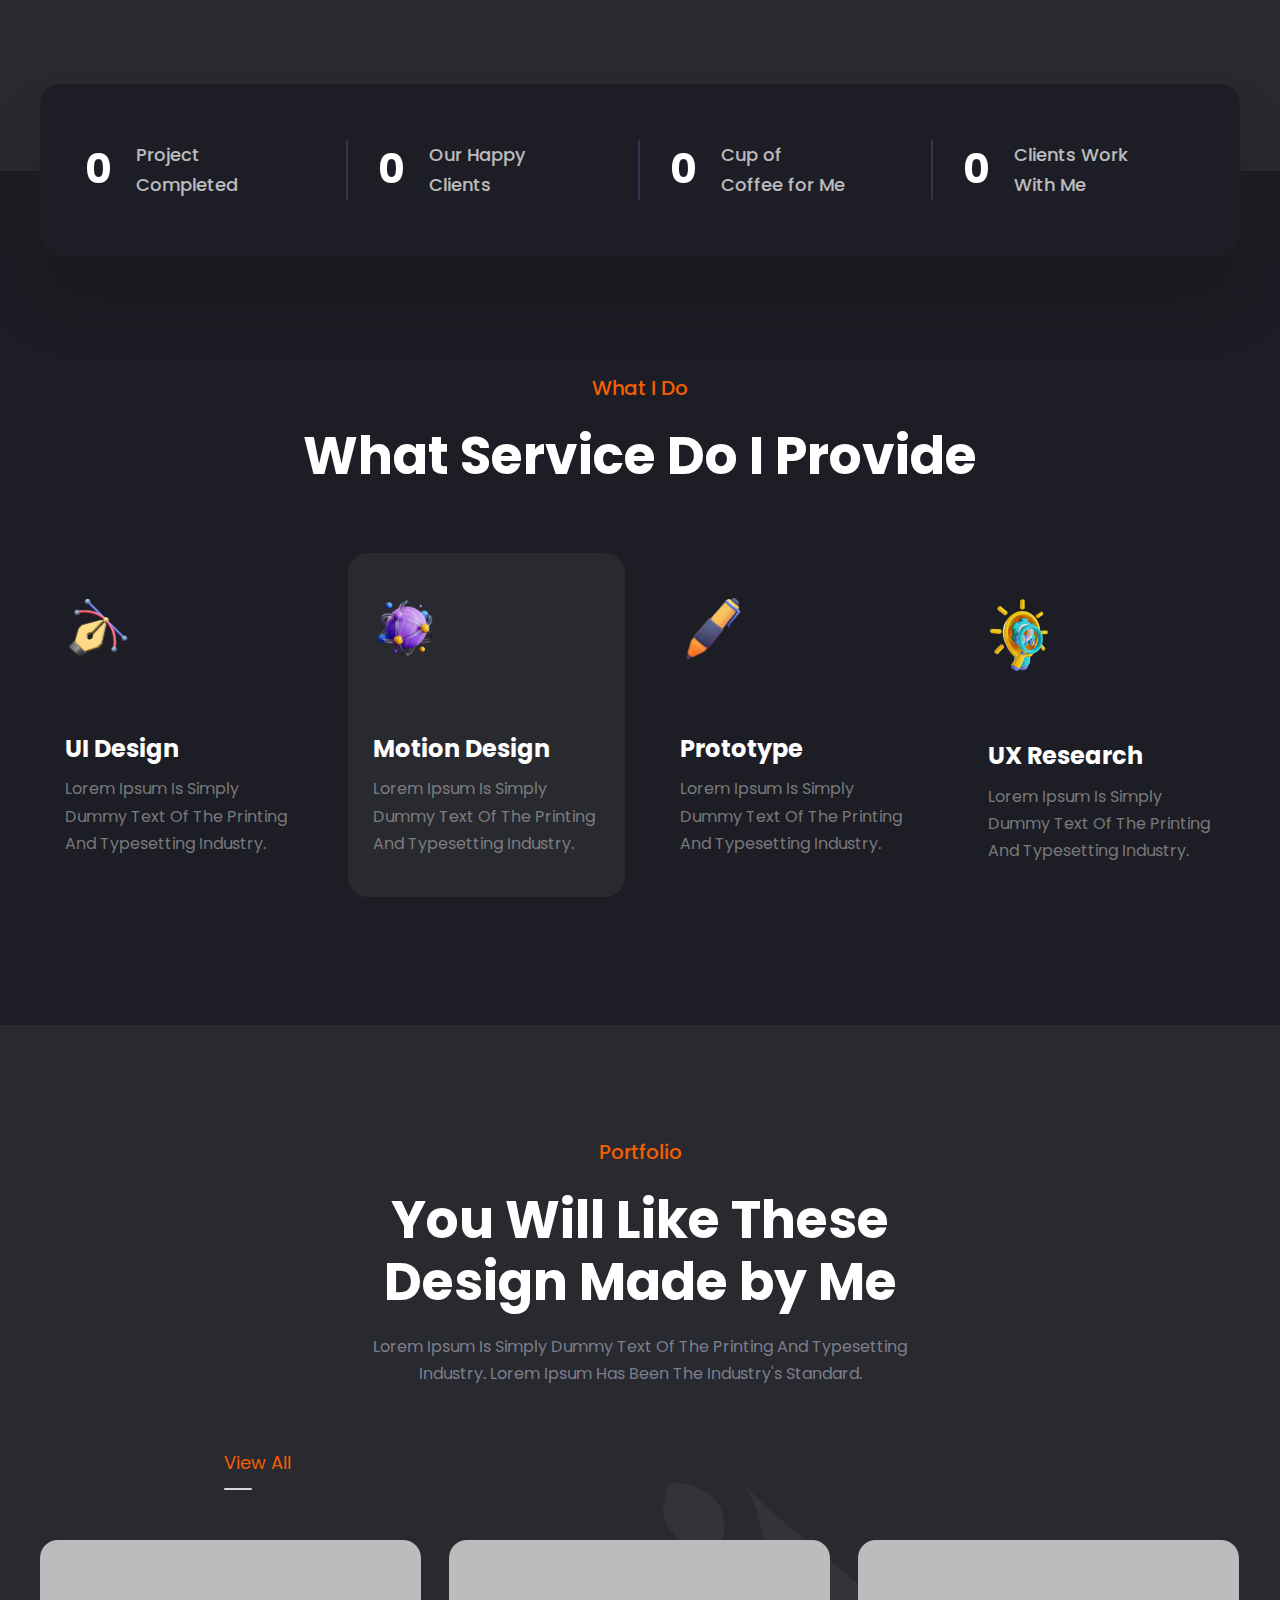
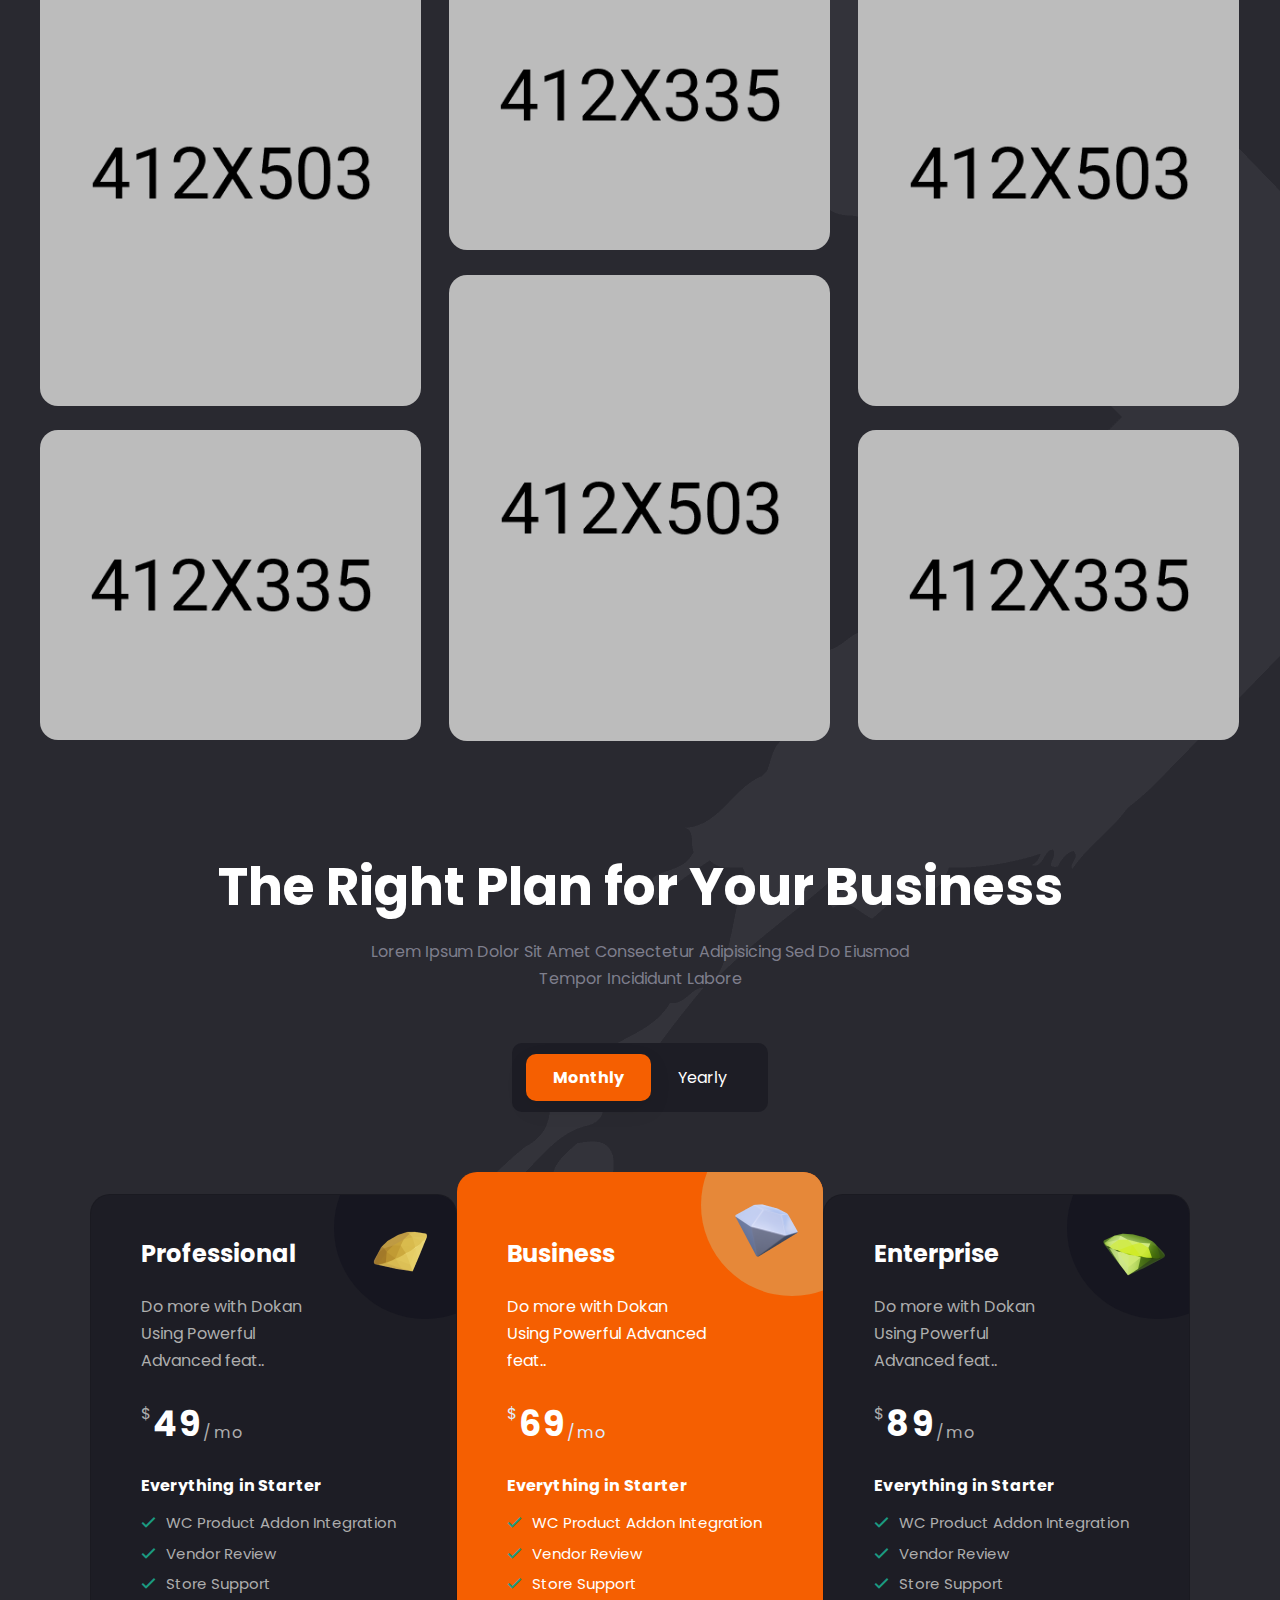
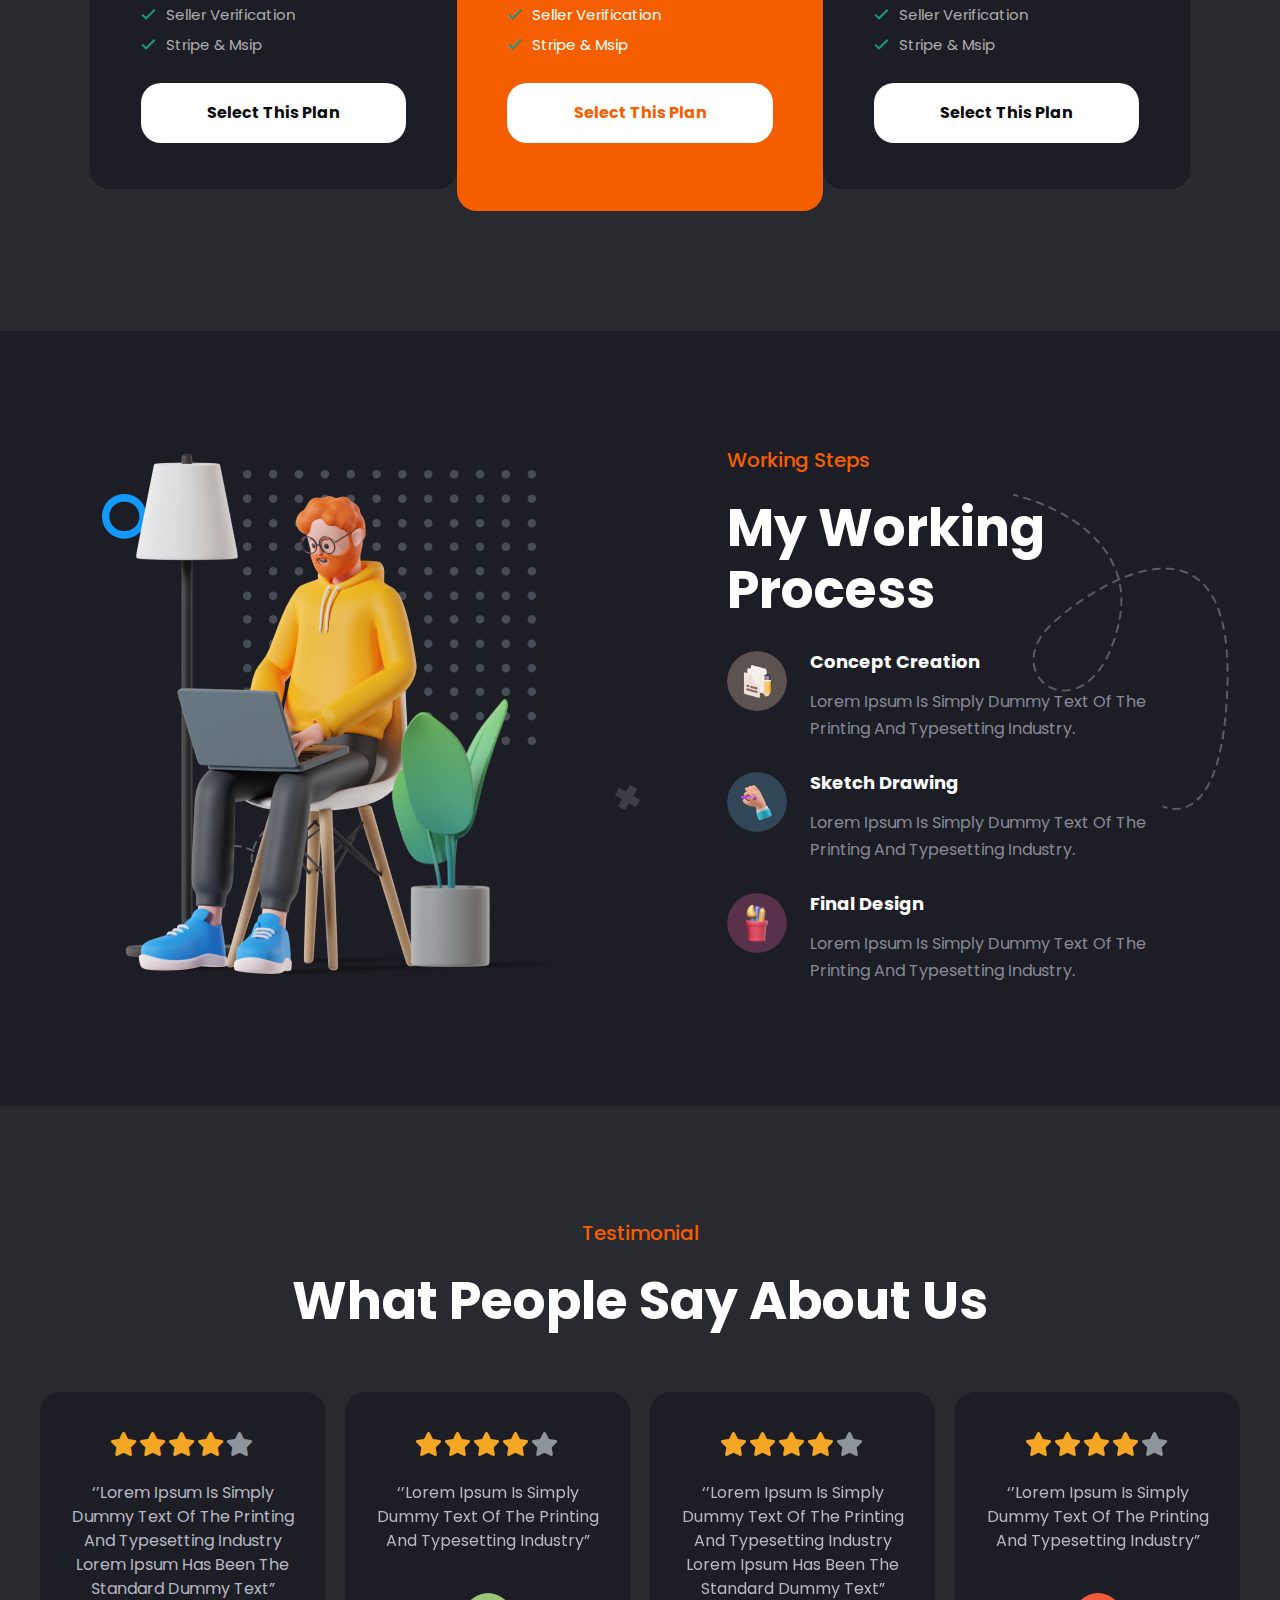
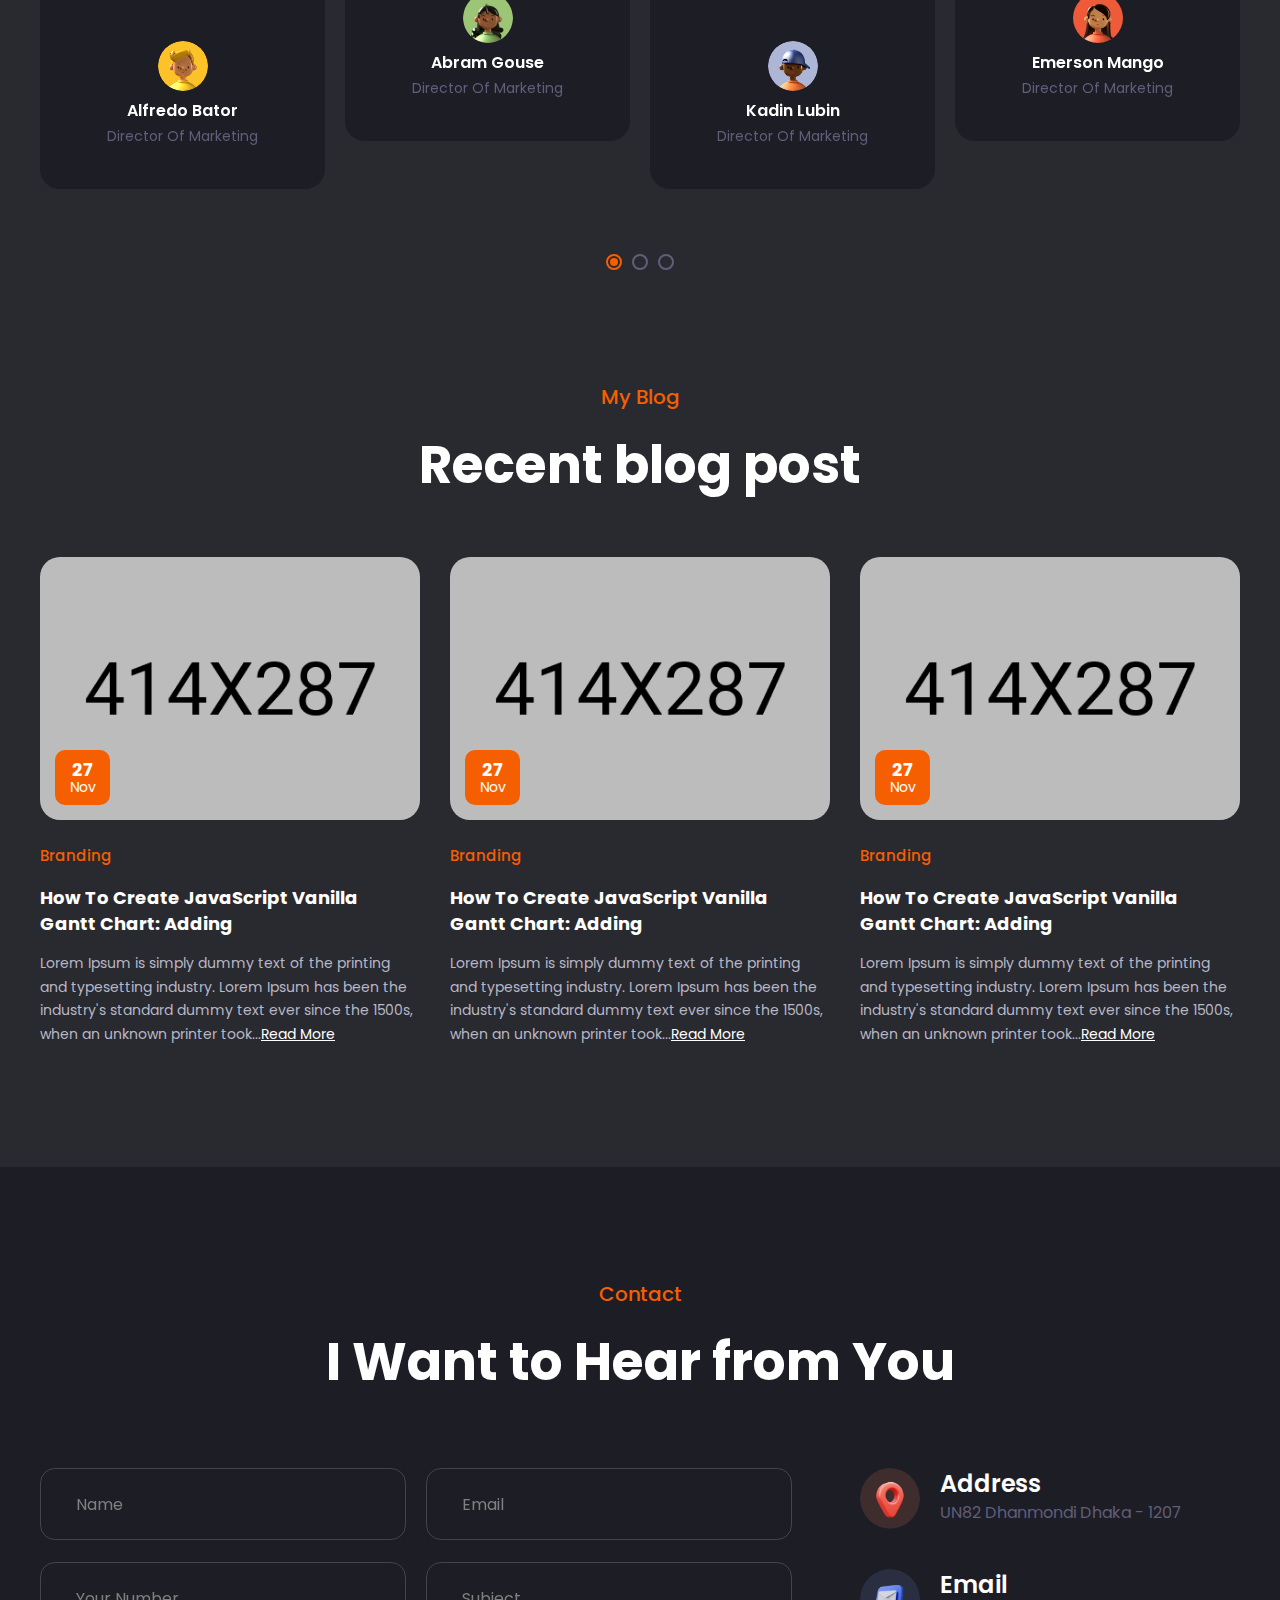
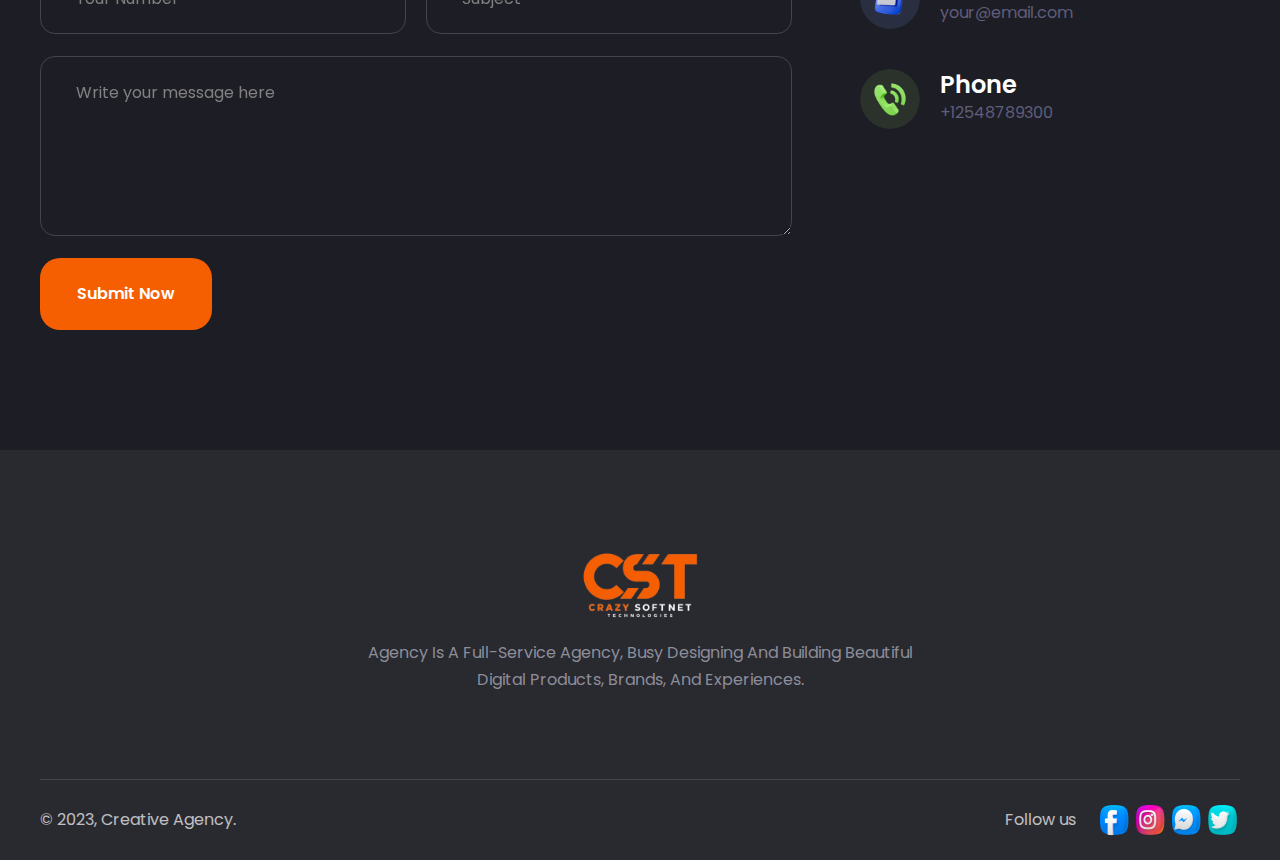
<file: index-2.html>
<!doctype html>
<html class="no-js" lang="en">
    <head>
        <meta charset="utf-8">
        <meta http-equiv="x-ua-compatible" content="ie=edge">
        <title>Crazy-Softnet Technologies</title>
        <meta name="description" content="Xolio - Creative Agency Template">
        <meta name="viewport" content="width=device-width, initial-scale=1">

		<link rel="shortcut icon" type="image/x-icon" href="assets/img/favicon.png">
        <!-- Place favicon.ico in the root directory -->

        <!-- CSS here -->
        <link rel="stylesheet" href="assets/css/bootstrap.min.css">
        <link rel="stylesheet" href="assets/css/animate.min.css">
        <link rel="stylesheet" href="assets/css/magnific-popup.css">
        <link rel="stylesheet" href="assets/css/fontawesome-all.min.css">
        <link rel="stylesheet" href="assets/css/swiper-bundle.min.css">
        <link rel="stylesheet" href="assets/css/odometer.css">
        <link rel="stylesheet" href="assets/css/slick.css">
        <link rel="stylesheet" href="assets/css/default.css">
        <link rel="stylesheet" href="assets/css/style.css">
        <link rel="stylesheet" href="assets/css/responsive.css">
    </head>
    <body class="black-background">

        <!--Preloader-->
        <div id="preloader">
            <div id="loader" class="loader">
                <div class="loader-container">
                    <div class="loader-icon"><img src="assets/img/preloader.png" alt="Crazy-Softnet Technologies"></div>
                </div>
            </div>
        </div>
        <!--Preloader-end -->

        <!-- Custom-cursor -->
        <div class="mouseCursor cursor-outer"></div>
        <div class="mouseCursor cursor-inner"><span>Drag</span></div>
        <!-- Custom-cursor-end -->

		<!-- Scroll-top -->
        <button class="scroll-top scroll-to-target" data-target="html">
            <i class="fas fa-angle-up"></i>
        </button>
        <!-- Scroll-top-end-->

        <!-- header-area -->
        <header>
            <div id="sticky-header" class="menu-area menu-style-two transparent-header">
                <div class="container">
                    <div class="row">
                        <div class="col-12">
                            <div class="mobile-nav-toggler"><i class="fas fa-bars"></i></div>
                            <div class="menu-wrap">
                                <nav class="menu-nav">
                                    <div class="logo">
                                        <a href="index.html"><img src="assets/img/logo/w_logo.png" alt="Logo"></a>
                                    </div>
                                    <div class="navbar-wrap main-menu d-none d-lg-flex">
                                        <ul class="navigation">
                                            <li class="active menu-item-has-children"><a href="#">Home</a>
                                                <ul class="sub-menu">
                                                    <li><a href="index.html">Creative Agency</a></li>
                                                    <li class="active"><a href="index-2.html">Personal Portfolio</a></li>
                                                    <li><a href="index-3.html">Digital Agency</a></li>
                                                </ul>
                                            </li>
                                            <li><a href="about-us.html">About Us</a></li>
                                            <li class="menu-item-has-children"><a href="#">pages</a>
                                                <ul class="sub-menu">
                                                    <li><a href="about-me.html">About Me</a></li>
                                                    <li><a href="team.html">Team Page</a></li>
                                                    <li><a href="team.html">Team Details</a></li>
                                                    <li><a href="why-us.html">Portfolio Details</a></li>
                                                    <li><a href="web-developement.html">Services Details</a></li>
                                                    <li><a href="contact.html">Contact Us</a></li>
                                                </ul>
                                            </li>
                                            <li class="menu-item-has-children"><a href="#">News</a>
                                                <ul class="sub-menu">
                                                    <li><a href="blog.html">Our Blog</a></li>
                                                    <li><a href="blog-details.html">Blog Details</a></li>
                                                </ul>
                                            </li>
                                        </ul>
                                    </div>
                                    <div class="header-action">
                                        <ul class="list-wrap">
                                            <li class="header-btn"><a href="javascript:void(0)" class="btn">Contact <span></span></a></li>
                                        </ul>
                                    </div>
                                </nav>
                            </div>

                            <!-- Mobile Menu  -->
                            <div class="mobile-menu">
                                <nav class="menu-box">
                                    <div class="close-btn"><i class="fas fa-times"></i></div>
                                    <div class="nav-logo">
                                        <a href="index.html"><img src="assets/img/logo/logo.png" alt="Logo"></a>
                                    </div>
                                    <div class="menu-outer">
                                        <!--Here Menu Will Come Automatically Via Javascript / Same Menu as in Header-->
                                    </div>
                                    <div class="social-links">
                                        <ul class="clearfix list-wrap">
                                            <li><a href="#"><i class="fab fa-facebook-f"></i></a></li>
                                            <li><a href="#"><i class="fab fa-twitter"></i></a></li>
                                            <li><a href="#"><i class="fab fa-instagram"></i></a></li>
                                            <li><a href="#"><i class="fab fa-linkedin-in"></i></a></li>
                                            <li><a href="#"><i class="fab fa-youtube"></i></a></li>
                                        </ul>
                                    </div>
                                </nav>
                            </div>
                            <div class="menu-backdrop"></div>
                            <!-- End Mobile Menu -->

                        </div>
                    </div>
                </div>
                <!-- header-contact -->
                <div class="header-contact-wrap black-background">
                    <div class="container">
                        <div class="row">
                            <div class="col-lg-8">
                                <div class="left-side-content">
                                    <h3 class="title">Contact</h3>
                                    <div class="row">
                                        <div class="col-xl-4 col-lg-5 col-md-6">
                                            <div class="contact-info-list">
                                                <ul class="list-wrap">
                                                    <li>
                                                        <div class="icon">
                                                            <svg viewBox="0 0 22 20" fill="none" xmlns="http://www.w3.org/2000/svg">
                                                                <path fill-rule="evenodd" clip-rule="evenodd"
                                                                    d="M1.5 6.5C1.5 4.89295 1.95538 3.86848 2.63534 3.2371C3.32535 2.59637 4.36497 2.25 5.75 2.25H15.75C17.135 2.25 18.1746 2.59637 18.8647 3.2371C19.5446 3.86848 20 4.89295 20 6.5V13.5C20 15.107 19.5446 16.1315 18.8647 16.7629C18.1746 17.4036 17.135 17.75 15.75 17.75H5.75C4.36497 17.75 3.32535 17.4036 2.63534 16.7629C1.95538 16.1315 1.5 15.107 1.5 13.5V6.5ZM5.75 0.75C4.13503 0.75 2.67465 1.15363 1.61466 2.1379C0.544615 3.13152 0 4.60705 0 6.5V13.5C0 15.393 0.544615 16.8685 1.61466 17.8621C2.67465 18.8464 4.13503 19.25 5.75 19.25H15.75C17.365 19.25 18.8254 18.8464 19.8853 17.8621C20.9554 16.8685 21.5 15.393 21.5 13.5V6.5C21.5 4.60705 20.9554 3.13152 19.8853 2.1379C18.8254 1.15363 17.365 0.75 15.75 0.75H5.75ZM16.2181 7.58602C16.5417 7.32751 16.5945 6.85558 16.336 6.53194C16.0775 6.20829 15.6056 6.15548 15.2819 6.41398L12.1529 8.91324L12.1525 8.91352C11.3961 9.51536 10.0946 9.51549 9.33799 8.91393L6.21898 6.41471C5.89574 6.1557 5.42373 6.20778 5.16471 6.53102C4.9057 6.85426 4.95778 7.32627 5.28102 7.58529L8.40101 10.0853L8.40286 10.0868C9.70626 11.1244 11.7837 11.1244 13.0871 10.0868L13.0881 10.086L16.2181 7.58602Z" />
                                                            </svg>
                                                        </div>
                                                        <div class="content">
                                                            <a href="mailto:company@gmail.com">company@gmail.com</a>
                                                        </div>
                                                    </li>
                                                    <li>
                                                        <div class="icon">
                                                            <svg viewBox="0 0 20 22" fill="none" xmlns="http://www.w3.org/2000/svg">
                                                                <path fill-rule="evenodd" clip-rule="evenodd"
                                                                    d="M2.48199 7.65591C3.37522 3.73032 6.71708 1.74769 10.1338 1.75C13.5508 1.75231 16.8905 3.73971 17.7791 7.66556L17.7791 7.6656C18.8362 12.3354 15.943 16.3756 13.2111 18.999L13.2097 19.0004C11.4913 20.659 8.77127 20.661 7.04076 18.9997C4.31866 16.3762 1.42493 12.3261 2.48199 7.65591ZM10.1348 0.250002C14.1154 0.252693 18.1706 2.60029 19.2421 7.33441C20.4848 12.8239 17.0589 17.3834 14.251 20.08C11.9497 22.3008 8.31046 22.2989 6.00106 20.0809L6.00012 20.08C3.20236 17.3836 -0.22362 12.8139 1.01908 7.32441L1.01926 7.32364C2.09618 2.58953 6.1542 0.247312 10.1348 0.250002ZM7.76166 9.30994C7.76166 8.00103 8.82274 6.93994 10.1317 6.93994C11.4406 6.93994 12.5017 8.00103 12.5017 9.30994C12.5017 10.6189 11.4406 11.6799 10.1317 11.6799C8.82274 11.6799 7.76166 10.6189 7.76166 9.30994ZM10.1317 5.43994C7.99432 5.43994 6.26166 7.1726 6.26166 9.30994C6.26166 11.4473 7.99432 13.1799 10.1317 13.1799C12.269 13.1799 14.0017 11.4473 14.0017 9.30994C14.0017 7.1726 12.269 5.43994 10.1317 5.43994Z" />
                                                            </svg>
                                                        </div>
                                                        <div class="content">
                                                            <span>Ranelagh Place, Liverpool, L3 5UL, England</span>
                                                        </div>
                                                    </li>
                                                    <li>
                                                        <div class="icon">
                                                            <svg viewBox="0 0 22 22" fill="none" xmlns="http://www.w3.org/2000/svg">
                                                                <path fill-rule="evenodd" clip-rule="evenodd"
                                                                    d="M1.5 11C1.5 5.89421 5.64421 1.75 10.75 1.75C15.8558 1.75 20 5.89421 20 11C20 16.1058 15.8558 20.25 10.75 20.25C5.64421 20.25 1.5 16.1058 1.5 11ZM10.75 0.25C4.81579 0.25 0 5.06579 0 11C0 16.9342 4.81579 21.75 10.75 21.75C16.6842 21.75 21.5 16.9342 21.5 11C21.5 5.06579 16.6842 0.25 10.75 0.25ZM11.1289 6.50977C11.1289 6.09555 10.7931 5.75977 10.3789 5.75977C9.96469 5.75977 9.62891 6.09555 9.62891 6.50977V10.6098C9.62891 11.0862 9.79027 11.5637 10.0149 11.9576C10.2393 12.3511 10.5673 12.7322 10.9755 12.9744L10.9766 12.975L14.0746 14.8238C14.4303 15.0361 14.8907 14.9198 15.1029 14.5641C15.3152 14.2084 15.1989 13.748 14.8432 13.5357L11.7433 11.6857L11.7413 11.6845C11.6099 11.6067 11.4483 11.4431 11.3179 11.2145C11.1875 10.9859 11.1289 10.7633 11.1289 10.6098V6.50977Z" />
                                                            </svg>
                                                        </div>
                                                        <div class="content">
                                                            <span>7 Days a week <br> from 10-00 am to 6-00 pm</span>
                                                        </div>
                                                    </li>
                                                </ul>
                                                <div class="lats-chat">
                                                    <a href="contact.html">Lat’s Chat</a>
                                                </div>
                                            </div>
                                        </div>
                                        <div class="col-xl-8 col-lg-7 col-md-6">
                                            <div class="our-best-project">
                                                <div class="content">
                                                    <h4 class="title">One of Our <span>Best Ongoing</span> Projects</h4>
                                                    <a href="why-us.html" class="btn">Details <span></span></a>
                                                </div>
                                                <div class="thumb">
                                                    <img src="assets/img/images/our_project_img.png" alt="">
                                                </div>
                                            </div>
                                        </div>
                                    </div>
                                </div>
                            </div>
                            <div class="col-lg-4">
                                <div class="customer-support-wrap">
                                    <h4 class="title">Customer Support</h4>
                                    <div class="customer-support-content">
                                        <div class="content-top">
                                            <img src="assets/img/images/support_img.png" alt="">
                                            <h4 class="title">Need Help Choosing a Plan?</h4>
                                        </div>
                                        <p>We offer solutions for businesses of all sizes. For questions about our plans and products,,
                                            contact our team of experts. <a href="contact.html">Get in touch</a></p>
                                    </div>
                                    <div class="content-bottom">
                                        <a href="contact.html">Support</a>
                                        <a href="contact.html">Documentation</a>
                                    </div>
                                </div>
                            </div>
                        </div>
                    </div>
                </div>
                <div class="body-contact-overlay black"></div>
                <!-- header-contact-end -->
            </div>
        </header>
        <!-- header-area-end -->



        <!-- main-area -->
        <main>

            <!-- banner-area -->
            <section class="banner-area-two">
                <div class="container">
                    <div class="row align-items-center">
                        <div class="col-xl-6 col-lg-5">
                            <div class="banner-img-two">
                                <img src="assets/img/banner/h2_banner_img.png" alt="">
                            </div>
                        </div>
                        <div class="col-xl-6 col-lg-7">
                            <div class="banner-content-two">
                                <span class="sub-title">Hi, I am John William</span>
                                <h2 class="title">Professional Product <span>Designer</span> Based in USA</h2>
                                <div class="banner-content-bottom">
                                    <a href="contact.html" class="btn">Contact Us <span></span></a>
                                    <ul class="list-wrap">
                                        <li><a href="#"><img src="assets/img/icon/banner_icon01.svg" alt=""></a></li>
                                        <li><a href="#"><img src="assets/img/icon/banner_icon02.svg" alt=""></a></li>
                                        <li><a href="#"><img src="assets/img/icon/banner_icon03.svg" alt=""></a></li>
                                        <li><a href="#"><img src="assets/img/icon/banner_icon04.svg" alt=""></a></li>
                                    </ul>
                                </div>
                            </div>
                        </div>
                    </div>
                </div>
                <div class="banner-shape-wrap-two">
                    <img src="assets/img/banner/h2_banner_shape01.png" alt="" class="rotateme">
                    <img src="assets/img/banner/h2_banner_shape02.png" alt="" class="ribbonRotate">
                    <img src="assets/img/banner/h2_banner_shape03.png" alt="" class="ribbonRotate">
                    <img src="assets/img/banner/h2_banner_shape04.png" alt="">
                </div>
            </section>
            <!-- banner-area-end -->

            <!-- brand-area -->
            <div class="brand-area">
                <div class="container">
                    <div class="row brand-active">
                        <div class="col-12">
                            <div class="brand-item">
                                <img src="assets/img/brand/brand_img01.png" alt="">
                            </div>
                        </div>
                        <div class="col-12">
                            <div class="brand-item">
                                <img src="assets/img/brand/brand_img02.png" alt="">
                            </div>
                        </div>
                        <div class="col-12">
                            <div class="brand-item">
                                <img src="assets/img/brand/brand_img03.png" alt="">
                            </div>
                        </div>
                        <div class="col-12">
                            <div class="brand-item">
                                <img src="assets/img/brand/brand_img04.png" alt="">
                            </div>
                        </div>
                        <div class="col-12">
                            <div class="brand-item">
                                <img src="assets/img/brand/brand_img05.png" alt="">
                            </div>
                        </div>
                        <div class="col-12">
                            <div class="brand-item">
                                <img src="assets/img/brand/brand_img06.png" alt="">
                            </div>
                        </div>
                    </div>
                </div>
            </div>
            <!-- brand-area-end -->

            <!-- about-area -->
            <section class="about-area-two">
                <div class="container">
                    <div class="row align-items-center">
                        <div class="col-lg-6 order-0 order-lg-2">
                            <div class="about-img-two text-center">
                                <img src="assets/img/images/h2_about_img.png" alt="">
                            </div>
                        </div>
                        <div class="col-lg-6">
                            <div class="about-content-two">
                                <div class="section-title white-title title-style-two mb-30">
                                    <span class="sub-title">I'm a Designer</span>
                                    <h2 class="title">I Can Design per <br> Your Requirement</h2>
                                </div>
                                <p>Hello there! I'm a web designer, and I'm very passionate and dedicated to my work. With 20 years experience as a
                                professional web developer, I have acquired the skills and knowledge necessary to make your project a success. I enjoy
                                every step of the design process, from discussion and collaboration.</p>
                                <a href="contact.html">
                                    <span class="arrow"><img src="assets/img/icon/right_arrow.svg" alt=""></span>
                                    <span class="text">Available jobs</span>
                                </a>
                            </div>
                        </div>
                    </div>
                </div>
                <div class="about-shape-wrap">
                    <img src="assets/img/images/h2_about_shape01.png" alt="" class="shape-one" data-parallax='{"y" : 100 }'>
                    <img src="assets/img/images/h2_about_shape02.png" alt="" class="shape-two">
                    <img src="assets/img/images/h2_about_shape03.png" alt="" class="shape-three">
                </div>
            </section>
            <!-- about-area-end -->

            <!-- counter-area -->
            <div class="counter-area">
                <div class="container">
                    <div class="counter-item-wrap">
                        <div class="row">
                            <div class="col-lg-3 col-sm-6">
                                <div class="counter-item">
                                    <span class="count odometer" data-count="535"></span>
                                    <p>Project <span>Completed</span></p>
                                </div>
                            </div>
                            <div class="col-lg-3 col-sm-6">
                                <div class="counter-item">
                                    <span class="count odometer" data-count="922"></span>
                                    <p>Our Happy <span>Clients</span></p>
                                </div>
                            </div>
                            <div class="col-lg-3 col-sm-6">
                                <div class="counter-item">
                                    <span class="count odometer" data-count="954"></span>
                                    <p>Cup of <span>Coffee for Me</span></p>
                                </div>
                            </div>
                            <div class="col-lg-3 col-sm-6">
                                <div class="counter-item">
                                    <span class="count odometer" data-count="343"></span>
                                    <p>Clients Work <span>With Me</span></p>
                                </div>
                            </div>
                        </div>
                    </div>
                </div>
            </div>
            <!-- counter-area-end -->

            <!-- services-area -->
            <section class="services-area-two">
                <div class="container">
                    <div class="row justify-content-center">
                        <div class="col-lg-8">
                            <div class="section-title title-style-two white-title mb-65 text-center">
                                <span class="sub-title">What I Do</span>
                                <h2 class="title">What Service Do I Provide</h2>
                            </div>
                        </div>
                    </div>
                    <div class="row justify-content-center">
                        <div class="col-xl-3 col-lg-4 col-md-6 col-sm-8">
                            <div class="services-item-two">
                                <div class="services-icon-two">
                                    <img src="assets/img/icon/services_icon01.png" alt="">
                                </div>
                                <div class="services-content-two">
                                    <h2 class="title"><a href="web-developement.html">UI Design</a></h2>
                                    <p>Lorem Ipsum is simply dummy text of the printing and typesetting industry.</p>
                                </div>
                            </div>
                        </div>
                        <div class="col-xl-3 col-lg-4 col-md-6 col-sm-8">
                            <div class="services-item-two active">
                                <div class="services-icon-two">
                                    <img src="assets/img/icon/services_icon02.png" alt="">
                                </div>
                                <div class="services-content-two">
                                    <h2 class="title"><a href="web-developement.html">Motion Design</a></h2>
                                    <p>Lorem Ipsum is simply dummy text of the printing and typesetting industry.</p>
                                </div>
                            </div>
                        </div>
                        <div class="col-xl-3 col-lg-4 col-md-6 col-sm-8">
                            <div class="services-item-two">
                                <div class="services-icon-two">
                                    <img src="assets/img/icon/services_icon03.png" alt="">
                                </div>
                                <div class="services-content-two">
                                    <h2 class="title"><a href="web-developement.html">Prototype</a></h2>
                                    <p>Lorem Ipsum is simply dummy text of the printing and typesetting industry.</p>
                                </div>
                            </div>
                        </div>
                        <div class="col-xl-3 col-lg-4 col-md-6 col-sm-8">
                            <div class="services-item-two">
                                <div class="services-icon-two">
                                    <img src="assets/img/icon/services_icon04.png" alt="">
                                </div>
                                <div class="services-content-two">
                                    <h2 class="title"><a href="web-developement.html">UX Research</a></h2>
                                    <p>Lorem Ipsum is simply dummy text of the printing and typesetting industry.</p>
                                </div>
                            </div>
                        </div>
                    </div>
                </div>
            </section>
            <!-- services-area-end -->

            <!-- project-area -->
            <section class="project-area-two pt-110 pb-90">
                <div class="container">
                    <div class="row justify-content-center">
                        <div class="col-xl-7 col-lg-9">
                            <div class="section-title title-style-two white-title mb-60 text-center">
                                <span class="sub-title">Portfolio</span>
                                <h2 class="title">You Will Like These Design Made by Me</h2>
                                <p>Lorem Ipsum is simply dummy text of the printing and typesetting industry. Lorem Ipsum has been the industry's standard.</p>
                            </div>
                        </div>
                    </div>
                    <div class="project-item-wrap">
                        <div class="row">
                            <div class="col-lg-12">
                                <div class="project-menu-nav">
                                    <button class="active" data-filter="*">View All</button>
                                    <button class="" data-filter=".cat-one">App</button>
                                    <button class="" data-filter=".cat-two">Website</button>
                                    <button class="" data-filter=".cat-three">Landing-page</button>
                                    <button class="" data-filter=".cat-four">Branding-app</button>
                                    <button class="" data-filter=".cat-five">Product Design</button>
                                </div>
                            </div>
                        </div>
                        <div class="row project-active-two">
                            <div class="col-lg-4 col-md-6 grid-item grid-sizer cat-three cat-two">
                                <div class="project-item-two">
                                    <div class="project-thumb-two">
                                        <a href="why-us.html"><img src="assets/img/project/h2_project_img01.jpg" alt=""></a>
                                    </div>
                                    <div class="project-content-two">
                                        <h2 class="title"><a href="why-us.html">Motion Design</a></h2>
                                        <span>Lorem Ipsum is simply</span>
                                    </div>
                                </div>
                            </div>
                            <div class="col-lg-4 col-md-6 grid-item grid-sizer cat-four cat-five">
                                <div class="project-item-two">
                                    <div class="project-thumb-two">
                                        <a href="why-us.html"><img src="assets/img/project/h2_project_img02.jpg" alt=""></a>
                                    </div>
                                    <div class="project-content-two">
                                        <h2 class="title"><a href="why-us.html">Motion Design</a></h2>
                                        <span>Lorem Ipsum is simply</span>
                                    </div>
                                </div>
                            </div>
                            <div class="col-lg-4 col-md-6 grid-item grid-sizer cat-two cat-one">
                                <div class="project-item-two">
                                    <div class="project-thumb-two">
                                        <a href="why-us.html"><img src="assets/img/project/h2_project_img03.jpg" alt=""></a>
                                    </div>
                                    <div class="project-content-two">
                                        <h2 class="title"><a href="why-us.html">Motion Design</a></h2>
                                        <span>Lorem Ipsum is simply</span>
                                    </div>
                                </div>
                            </div>
                            <div class="col-lg-4 col-md-6 grid-item grid-sizer cat-four cat-five">
                                <div class="project-item-two">
                                    <div class="project-thumb-two">
                                        <a href="why-us.html"><img src="assets/img/project/h2_project_img05.jpg" alt=""></a>
                                    </div>
                                    <div class="project-content-two">
                                        <h2 class="title"><a href="why-us.html">Motion Design</a></h2>
                                        <span>Lorem Ipsum is simply</span>
                                    </div>
                                </div>
                            </div>
                            <div class="col-lg-4 col-md-6 grid-item grid-sizer cat-one cat-five">
                                <div class="project-item-two">
                                    <div class="project-thumb-two">
                                        <a href="why-us.html"><img src="assets/img/project/h2_project_img04.jpg" alt=""></a>
                                    </div>
                                    <div class="project-content-two">
                                        <h2 class="title"><a href="why-us.html">Motion Design</a></h2>
                                        <span>Lorem Ipsum is simply</span>
                                    </div>
                                </div>
                            </div>
                            <div class="col-lg-4 col-md-6 grid-item grid-sizer cat-two cat-five">
                                <div class="project-item-two">
                                    <div class="project-thumb-two">
                                        <a href="why-us.html"><img src="assets/img/project/h2_project_img06.jpg" alt=""></a>
                                    </div>
                                    <div class="project-content-two">
                                        <h2 class="title"><a href="why-us.html">Motion Design</a></h2>
                                        <span>Lorem Ipsum is simply</span>
                                    </div>
                                </div>
                            </div>
                        </div>
                    </div>
                </div>
                <div class="project-shape">
                    <img src="assets/img/project/h2_project_shape.png" alt="">
                </div>
            </section>
            <!-- project-area-end -->

            <!-- pricing-area -->
            <section class="pricing-area pb-90">
                <div class="container">
                    <div class="row justify-content-center">
                        <div class="col-lg-10">
                            <div class="section-title title-style-two text-center white-title mb-50">
                                <h2 class="title">The Right Plan for Your Business</h2>
                                <p>Lorem ipsum dolor sit amet consectetur adipisicing sed do eiusmod tempor incididunt labore</p>
                            </div>
                        </div>
                    </div>
                    <div class="pricing-item-wrap">
                        <div class="pricing-tab">
                            <ul class="nav nav-tabs" id="myTab" role="tablist">
                                <li class="nav-item" role="presentation">
                                    <button class="nav-link active" id="month-tab" data-bs-toggle="tab" data-bs-target="#month" type="button"
                                        role="tab" aria-controls="month" aria-selected="true">Monthly</button>
                                </li>
                                <li class="nav-item" role="presentation">
                                    <button class="nav-link" id="year-tab" data-bs-toggle="tab" data-bs-target="#year" type="button" role="tab"
                                        aria-controls="year" aria-selected="false">Yearly</button>
                                </li>
                            </ul>
                        </div>
                        <div class="tab-content" id="myTabContent">
                            <div class="tab-pane show active" id="month" role="tabpanel" aria-labelledby="month-tab">
                                <div class="row g-0 align-items-center justify-content-center">
                                    <div class="col-lg-4 col-md-6">
                                        <div class="pricing-item">
                                            <div class="pricing-icon">
                                                <img src="assets/img/icon/pricing_icon01.png" alt="">
                                            </div>
                                            <div class="pricing-top">
                                                <h2 class="title">Professional</h2>
                                                <p>Do more with Dokan Using Powerful Advanced feat..</p>
                                            </div>
                                            <div class="pricing-price">
                                                <h2 class="price"><span>$</span>49<strong>/mo</strong></h2>
                                            </div>
                                            <div class="pricing-list">
                                                <h4 class="title">Everything in Starter</h4>
                                                <ul class="list-wrap">
                                                    <li><i class="far fa-check"></i>WC Product Addon Integration</li>
                                                    <li><i class="far fa-check"></i>Vendor Review</li>
                                                    <li><i class="far fa-check"></i>Store Support</li>
                                                    <li><i class="far fa-check"></i>Seller Verification</li>
                                                    <li><i class="far fa-check"></i>Stripe & Msip</li>
                                                </ul>
                                            </div>
                                            <div class="pricing-btn">
                                                <a href="contact.html" class="btn">Select This Plan</a>
                                            </div>
                                        </div>
                                    </div>
                                    <div class="col-lg-4 col-md-6">
                                        <div class="pricing-item active">
                                            <div class="pricing-icon">
                                                <img src="assets/img/icon/pricing_icon02.png" alt="">
                                            </div>
                                            <div class="pricing-top">
                                                <h2 class="title">Business</h2>
                                                <p>Do more with Dokan Using Powerful Advanced feat..</p>
                                            </div>
                                            <div class="pricing-price">
                                                <h2 class="price"><span>$</span>69<strong>/mo</strong></h2>
                                            </div>
                                            <div class="pricing-list">
                                                <h4 class="title">Everything in Starter</h4>
                                                <ul class="list-wrap">
                                                    <li><i class="far fa-check"></i>WC Product Addon Integration</li>
                                                    <li><i class="far fa-check"></i>Vendor Review</li>
                                                    <li><i class="far fa-check"></i>Store Support</li>
                                                    <li><i class="far fa-check"></i>Seller Verification</li>
                                                    <li><i class="far fa-check"></i>Stripe & Msip</li>
                                                </ul>
                                            </div>
                                            <div class="pricing-btn">
                                                <a href="contact.html" class="btn">Select This Plan</a>
                                            </div>
                                        </div>
                                    </div>
                                    <div class="col-lg-4 col-md-6">
                                        <div class="pricing-item">
                                            <div class="pricing-icon">
                                                <img src="assets/img/icon/pricing_icon03.png" alt="">
                                            </div>
                                            <div class="pricing-top">
                                                <h2 class="title">Enterprise</h2>
                                                <p>Do more with Dokan Using Powerful Advanced feat..</p>
                                            </div>
                                            <div class="pricing-price">
                                                <h2 class="price"><span>$</span>89<strong>/mo</strong></h2>
                                            </div>
                                            <div class="pricing-list">
                                                <h4 class="title">Everything in Starter</h4>
                                                <ul class="list-wrap">
                                                    <li><i class="far fa-check"></i>WC Product Addon Integration</li>
                                                    <li><i class="far fa-check"></i>Vendor Review</li>
                                                    <li><i class="far fa-check"></i>Store Support</li>
                                                    <li><i class="far fa-check"></i>Seller Verification</li>
                                                    <li><i class="far fa-check"></i>Stripe & Msip</li>
                                                </ul>
                                            </div>
                                            <div class="pricing-btn">
                                                <a href="contact.html" class="btn">Select This Plan</a>
                                            </div>
                                        </div>
                                    </div>
                                </div>
                            </div>
                            <div class="tab-pane" id="year" role="tabpanel" aria-labelledby="year-tab">
                                <div class="row g-0 align-items-center justify-content-center">
                                    <div class="col-lg-4 col-md-6">
                                        <div class="pricing-item">
                                            <div class="pricing-icon">
                                                <img src="assets/img/icon/pricing_icon01.png" alt="">
                                            </div>
                                            <div class="pricing-top">
                                                <h2 class="title">Professional</h2>
                                                <p>Do more with Dokan Using Powerful Advanced feat..</p>
                                            </div>
                                            <div class="pricing-price">
                                                <h2 class="price"><span>$</span> 249<strong>/yr</strong></h2>
                                            </div>
                                            <div class="pricing-list">
                                                <h4 class="title">Everything in Starter</h4>
                                                <ul class="list-wrap">
                                                    <li><i class="far fa-check"></i>WC Product Addon Integration</li>
                                                    <li><i class="far fa-check"></i>Vendor Review</li>
                                                    <li><i class="far fa-check"></i>Store Support</li>
                                                    <li><i class="far fa-check"></i>Seller Verification</li>
                                                    <li><i class="far fa-check"></i>Stripe & Msip</li>
                                                </ul>
                                            </div>
                                            <div class="pricing-btn">
                                                <a href="contact.html" class="btn">Select This Plan</a>
                                            </div>
                                        </div>
                                    </div>
                                    <div class="col-lg-4 col-md-6">
                                        <div class="pricing-item active">
                                            <div class="pricing-icon">
                                                <img src="assets/img/icon/pricing_icon02.png" alt="">
                                            </div>
                                            <div class="pricing-top">
                                                <h2 class="title">Business</h2>
                                                <p>Do more with Dokan Using Powerful Advanced feat..</p>
                                            </div>
                                            <div class="pricing-price">
                                                <h2 class="price"><span>$</span>329<strong>/yr</strong></h2>
                                            </div>
                                            <div class="pricing-list">
                                                <h4 class="title">Everything in Starter</h4>
                                                <ul class="list-wrap">
                                                    <li><i class="far fa-check"></i>WC Product Addon Integration</li>
                                                    <li><i class="far fa-check"></i>Vendor Review</li>
                                                    <li><i class="far fa-check"></i>Store Support</li>
                                                    <li><i class="far fa-check"></i>Seller Verification</li>
                                                    <li><i class="far fa-check"></i>Stripe & Msip</li>
                                                </ul>
                                            </div>
                                            <div class="pricing-btn">
                                                <a href="contact.html" class="btn">Select This Plan</a>
                                            </div>
                                        </div>
                                    </div>
                                    <div class="col-lg-4 col-md-6">
                                        <div class="pricing-item">
                                            <div class="pricing-icon">
                                                <img src="assets/img/icon/pricing_icon03.png" alt="">
                                            </div>
                                            <div class="pricing-top">
                                                <h2 class="title">Enterprise</h2>
                                                <p>Do more with Dokan Using Powerful Advanced feat..</p>
                                            </div>
                                            <div class="pricing-price">
                                                <h2 class="price"><span>$</span>389<strong>/yr</strong></h2>
                                            </div>
                                            <div class="pricing-list">
                                                <h4 class="title">Everything in Starter</h4>
                                                <ul class="list-wrap">
                                                    <li><i class="far fa-check"></i>WC Product Addon Integration</li>
                                                    <li><i class="far fa-check"></i>Vendor Review</li>
                                                    <li><i class="far fa-check"></i>Store Support</li>
                                                    <li><i class="far fa-check"></i>Seller Verification</li>
                                                    <li><i class="far fa-check"></i>Stripe & Msip</li>
                                                </ul>
                                            </div>
                                            <div class="pricing-btn">
                                                <a href="contact.html" class="btn">Select This Plan</a>
                                            </div>
                                        </div>
                                    </div>
                                </div>
                            </div>
                        </div>
                    </div>
                </div>
            </section>
            <!-- pricing-area-end -->

            <!-- work-area -->
            <section class="work-area pt-110 pb-120">
                <div class="container">
                    <div class="row align-items-center">
                        <div class="col-lg-6">
                            <div class="work-img text-center">
                                <img src="assets/img/images/work_img.png" alt="">
                            </div>
                        </div>
                        <div class="col-lg-6">
                            <div class="work-content">
                                <div class="section-title title-style-two white-title mb-30">
                                    <span class="sub-title">Working Steps</span>
                                    <h2 class="title">My Working Process</h2>
                                </div>
                                <div class="work-list">
                                    <ul class="list-wrap">
                                        <li>
                                            <div class="icon">
                                                <img src="assets/img/icon/about_icon01.png" alt="">
                                            </div>
                                            <div class="content">
                                                <h4 class="title">Concept Creation</h4>
                                                <p>Lorem Ipsum is simply dummy text of the printing and typesetting industry.</p>
                                            </div>
                                        </li>
                                        <li>
                                            <div class="icon">
                                                <img src="assets/img/icon/about_icon02.png" alt="">
                                            </div>
                                            <div class="content">
                                                <h4 class="title">Sketch Drawing</h4>
                                                <p>Lorem Ipsum is simply dummy text of the printing and typesetting industry.</p>
                                            </div>
                                        </li>
                                        <li>
                                            <div class="icon">
                                                <img src="assets/img/icon/about_icon03.png" alt="">
                                            </div>
                                            <div class="content">
                                                <h4 class="title">Final Design</h4>
                                                <p>Lorem Ipsum is simply dummy text of the printing and typesetting industry.</p>
                                            </div>
                                        </li>
                                    </ul>
                                </div>
                            </div>
                        </div>
                    </div>
                </div>
                <div class="work-shape-wrap">
                    <img src="assets/img/images/work_shape01.png" alt="">
                    <img src="assets/img/images/work_shape02.png" alt="" data-parallax='{"y" : 80 }'>
                    <img src="assets/img/images/work_shape03.png" alt="">
                    <img src="assets/img/images/work_shape04.png" alt="">
                    <img src="assets/img/images/work_shape05.png" alt="">
                </div>
            </section>
            <!-- work-area-end -->

            <!-- testimonial-area -->
            <section class="testimonial-area-two pt-110">
                <div class="container">
                    <div class="row justify-content-center">
                        <div class="col-lg-9">
                            <div class="section-title title-style-two white-title text-center mb-60">
                                <span class="sub-title">Testimonial</span>
                                <h2 class="title">What People Say About Us</h2>
                            </div>
                        </div>
                    </div>
                    <div class="row testimonial-active-two">
                        <div class="col-lg-3">
                            <div class="testimonial-item-two">
                                <div class="testimonial-content-two">
                                    <div class="rating">
                                        <i class="fas fa-star"></i>
                                        <i class="fas fa-star"></i>
                                        <i class="fas fa-star"></i>
                                        <i class="fas fa-star"></i>
                                        <i class="fas fa-star"></i>
                                    </div>
                                    <p>‘’Lorem Ipsum is simply dummy text of the printing and typesetting industry Lorem Ipsum has been the standard dummy text”</p>
                                </div>
                                <div class="testimonial-info-two">
                                    <div class="thumb">
                                        <img src="assets/img/images/testimonial_avatar01.png" alt="">
                                    </div>
                                    <div class="content">
                                        <h5 class="title">Alfredo Bator</h5>
                                        <span>Director of Marketing</span>
                                    </div>
                                </div>
                            </div>
                        </div>
                        <div class="col-lg-3">
                            <div class="testimonial-item-two">
                                <div class="testimonial-content-two">
                                    <div class="rating">
                                        <i class="fas fa-star"></i>
                                        <i class="fas fa-star"></i>
                                        <i class="fas fa-star"></i>
                                        <i class="fas fa-star"></i>
                                        <i class="fas fa-star"></i>
                                    </div>
                                    <p>‘’Lorem Ipsum is simply dummy text of the printing and typesetting industry”</p>
                                </div>
                                <div class="testimonial-info-two">
                                    <div class="thumb">
                                        <img src="assets/img/images/testimonial_avatar02.png" alt="">
                                    </div>
                                    <div class="content">
                                        <h5 class="title">Abram Gouse</h5>
                                        <span>Director of Marketing</span>
                                    </div>
                                </div>
                            </div>
                        </div>
                        <div class="col-lg-3">
                            <div class="testimonial-item-two">
                                <div class="testimonial-content-two">
                                    <div class="rating">
                                        <i class="fas fa-star"></i>
                                        <i class="fas fa-star"></i>
                                        <i class="fas fa-star"></i>
                                        <i class="fas fa-star"></i>
                                        <i class="fas fa-star"></i>
                                    </div>
                                    <p>‘’Lorem Ipsum is simply dummy text of the printing and typesetting industry Lorem Ipsum has been the standard dummy text”</p>
                                </div>
                                <div class="testimonial-info-two">
                                    <div class="thumb">
                                        <img src="assets/img/images/testimonial_avatar03.png" alt="">
                                    </div>
                                    <div class="content">
                                        <h5 class="title">Kadin Lubin</h5>
                                        <span>Director of Marketing</span>
                                    </div>
                                </div>
                            </div>
                        </div>
                        <div class="col-lg-3">
                            <div class="testimonial-item-two">
                                <div class="testimonial-content-two">
                                    <div class="rating">
                                        <i class="fas fa-star"></i>
                                        <i class="fas fa-star"></i>
                                        <i class="fas fa-star"></i>
                                        <i class="fas fa-star"></i>
                                        <i class="fas fa-star"></i>
                                    </div>
                                    <p>‘’Lorem Ipsum is simply dummy text of the printing and typesetting industry”</p>
                                </div>
                                <div class="testimonial-info-two">
                                    <div class="thumb">
                                        <img src="assets/img/images/testimonial_avatar04.png" alt="">
                                    </div>
                                    <div class="content">
                                        <h5 class="title">Emerson Mango</h5>
                                        <span>Director of Marketing</span>
                                    </div>
                                </div>
                            </div>
                        </div>
                        <div class="col-lg-3">
                            <div class="testimonial-item-two">
                                <div class="testimonial-content-two">
                                    <div class="rating">
                                        <i class="fas fa-star"></i>
                                        <i class="fas fa-star"></i>
                                        <i class="fas fa-star"></i>
                                        <i class="fas fa-star"></i>
                                        <i class="fas fa-star"></i>
                                    </div>
                                    <p>‘’Lorem Ipsum is simply dummy text of the printing and typesetting industry Lorem Ipsum has been the standard dummy text”</p>
                                </div>
                                <div class="testimonial-info-two">
                                    <div class="thumb">
                                        <img src="assets/img/images/testimonial_avatar03.png" alt="">
                                    </div>
                                    <div class="content">
                                        <h5 class="title">Kadin Lubin</h5>
                                        <span>Director of Marketing</span>
                                    </div>
                                </div>
                            </div>
                        </div>
                        <div class="col-lg-3">
                            <div class="testimonial-item-two">
                                <div class="testimonial-content-two">
                                    <div class="rating">
                                        <i class="fas fa-star"></i>
                                        <i class="fas fa-star"></i>
                                        <i class="fas fa-star"></i>
                                        <i class="fas fa-star"></i>
                                        <i class="fas fa-star"></i>
                                    </div>
                                    <p>‘’Lorem Ipsum is simply dummy text of the printing and typesetting industry”</p>
                                </div>
                                <div class="testimonial-info-two">
                                    <div class="thumb">
                                        <img src="assets/img/images/testimonial_avatar04.png" alt="">
                                    </div>
                                    <div class="content">
                                        <h5 class="title">Emerson Mango</h5>
                                        <span>Director of Marketing</span>
                                    </div>
                                </div>
                            </div>
                        </div>
                    </div>
                </div>
            </section>
            <!-- testimonial-area-end -->

            <!-- blog-area -->
            <section class="blog-area-two pt-110 pb-90">
                <div class="container">
                    <div class="row justify-content-center">
                        <div class="col-lg-8">
                            <div class="section-title title-style-two white-title text-center mb-60">
                                <span class="sub-title">My Blog</span>
                                <h2 class="title">Recent blog post</h2>
                            </div>
                        </div>
                    </div>
                    <div class="row justify-content-center">
                        <div class="col-lg-4 col-md-6 col-sm-10">
                            <div class="blog-item-two">
                                <div class="blog-thumb-two">
                                    <a href="blog-details.html"><img src="assets/img/blog/h2_blog_img01.jpg" alt=""></a>
                                    <h5 class="date">27 <span>Nov</span></h5>
                                </div>
                                <div class="blog-content-two">
                                    <a href="blog.html" class="tag">Branding</a>
                                    <h2 class="title"><a href="blog-details.html">How To Create JavaScript Vanilla Gantt Chart: Adding</a></h2>
                                    <p>Lorem Ipsum is simply dummy text of the printing and typesetting industry. Lorem Ipsum has been the industry's standard dummy text ever since the 1500s, when an unknown printer took...<a href="blog-details.html">Read More</a></p>
                                </div>
                            </div>
                        </div>
                        <div class="col-lg-4 col-md-6 col-sm-10">
                            <div class="blog-item-two">
                                <div class="blog-thumb-two">
                                    <a href="blog-details.html"><img src="assets/img/blog/h2_blog_img02.jpg" alt=""></a>
                                    <h5 class="date">27 <span>Nov</span></h5>
                                </div>
                                <div class="blog-content-two">
                                    <a href="blog.html" class="tag">Branding</a>
                                    <h2 class="title"><a href="blog-details.html">How To Create JavaScript Vanilla Gantt Chart: Adding</a></h2>
                                    <p>Lorem Ipsum is simply dummy text of the printing and typesetting industry. Lorem Ipsum has been the industry's standard dummy text ever since the 1500s, when an unknown printer took...<a href="blog-details.html">Read More</a></p>
                                </div>
                            </div>
                        </div>
                        <div class="col-lg-4 col-md-6 col-sm-10">
                            <div class="blog-item-two">
                                <div class="blog-thumb-two">
                                    <a href="blog-details.html"><img src="assets/img/blog/h2_blog_img03.jpg" alt=""></a>
                                    <h5 class="date">27 <span>Nov</span></h5>
                                </div>
                                <div class="blog-content-two">
                                    <a href="blog.html" class="tag">Branding</a>
                                    <h2 class="title"><a href="blog-details.html">How To Create JavaScript Vanilla Gantt Chart: Adding</a></h2>
                                    <p>Lorem Ipsum is simply dummy text of the printing and typesetting industry. Lorem Ipsum has been the industry's standard dummy text ever since the 1500s, when an unknown printer took...<a href="blog-details.html">Read More</a></p>
                                </div>
                            </div>
                        </div>
                    </div>
                </div>
            </section>
            <!-- blog-area-end -->

            <!-- contact-area -->
            <section class="contact-area">
                <div class="container">
                    <div class="row justify-content-center">
                        <div class="col-lg-8">
                            <div class="section-title title-style-two white-title text-center mb-75">
                                <span class="sub-title">Contact</span>
                                <h2 class="title">I Want to Hear from You</h2>
                            </div>
                        </div>
                    </div>
                    <div class="row">
                        <div class="col-lg-4 order-0 order-lg-2">
                            <div class="contact-info-wrap">
                                <ul class="list-wrap">
                                    <li>
                                        <div class="icon">
                                            <img src="assets/img/icon/loction_icon02.png" alt="">
                                        </div>
                                        <div class="content">
                                            <h4 class="title">Address</h4>
                                            <span>UN82 Dhanmondi Dhaka - 1207</span>
                                        </div>
                                    </li>
                                    <li>
                                        <div class="icon">
                                            <img src="assets/img/icon/mail_icon02.png" alt="">
                                        </div>
                                        <div class="content">
                                            <h4 class="title">Email</h4>
                                            <a href="mailto:your@email.com">your@email.com</a>
                                        </div>
                                    </li>
                                    <li>
                                        <div class="icon">
                                            <img src="assets/img/icon/phone_icon02.png" alt="">
                                        </div>
                                        <div class="content">
                                            <h4 class="title">Phone</h4>
                                            <a href="tel:0123456789">+12548789300</a>
                                        </div>
                                    </li>
                                </ul>
                            </div>
                        </div>
                        <div class="col-lg-8">
                            <div class="contact-form-wrap">
                                <form action="#">
                                    <div class="row">
                                        <div class="col-md-6">
                                            <div class="form-grp">
                                                <input type="text" placeholder="Name">
                                            </div>
                                        </div>
                                        <div class="col-md-6">
                                            <div class="form-grp">
                                                <input type="email" placeholder="Email">
                                            </div>
                                        </div>
                                        <div class="col-md-6">
                                            <div class="form-grp">
                                                <input type="text" placeholder="Your Number">
                                            </div>
                                        </div>
                                        <div class="col-md-6">
                                            <div class="form-grp">
                                                <input type="text" placeholder="Subject">
                                            </div>
                                        </div>
                                    </div>
                                    <div class="form-grp">
                                        <textarea name="message" placeholder="Write your message here"></textarea>
                                    </div>
                                    <button type="submit" class="btn">Submit Now <span></span></button>
                                </form>
                            </div>
                        </div>
                    </div>
                </div>
            </section>
            <!-- contact-area-end -->

        </main>
        <!-- main-area-end -->

        <!-- footer-area -->
        <footer>
            <div class="footer-area-two">
                <div class="container">
                    <div class="footer-top-two">
                        <div class="row justify-content-center">
                            <div class="col-xl-6 col-lg-8">
                                <div class="footer-content-two text-center">
                                    <div class="logo">
                                        <a href="index.html"><img src="assets/img/logo/w_logo.png" alt=""></a>
                                    </div>
                                    <p>Agency is a full-service agency, busy designing and building beautiful digital products, brands, and experiences.</p>
                                </div>
                            </div>
                        </div>
                    </div>
                    <div class="footer-bottom-two">
                        <div class="row align-items-center">
                            <div class="col-md-6">
                                <div class="copyright-text">
                                    <p>© 2023, Creative Agency.</p>
                                </div>
                            </div>
                            <div class="col-md-6">
                                <div class="footer-social-two">
                                    <ul class="list-wrap">
                                        <li class="title">Follow us</li>
                                        <li><a href="#"><img src="assets/img/icon/footer_icon01.png" alt=""></a></li>
                                        <li><a href="#"><img src="assets/img/icon/footer_icon02.png" alt=""></a></li>
                                        <li><a href="#"><img src="assets/img/icon/footer_icon03.png" alt=""></a></li>
                                        <li><a href="#"><img src="assets/img/icon/footer_icon04.png" alt=""></a></li>
                                    </ul>
                                </div>
                            </div>
                        </div>
                    </div>
                </div>
            </div>
        </footer>
        <!-- footer-area-end -->



        <!-- JS here -->
        <script src="assets/js/vendor/jquery-3.6.0.min.js"></script>
        <script src="assets/js/bootstrap.min.js"></script>
        <script src="assets/js/isotope.pkgd.min.js"></script>
        <script src="assets/js/imagesloaded.pkgd.min.js"></script>
        <script src="assets/js/jquery.magnific-popup.min.js"></script>
        <script src="assets/js/jquery.odometer.min.js"></script>
        <script src="assets/js/swiper-bundle.min.js"></script>
        <script src="assets/js/jquery.appear.js"></script>
        <script src="assets/js/slick.min.js"></script>
        <script src="assets/js/ajax-form.js"></script>
        <script src="assets/js/parallax.min.js"></script>
        <script src="assets/js/jquery.parallaxScroll.min.js"></script>
        <script src="assets/js/tween-max.js"></script>
        <script src="assets/js/wow.min.js"></script>
        <script src="assets/js/main.js"></script>
    </body>
</html>
</file>
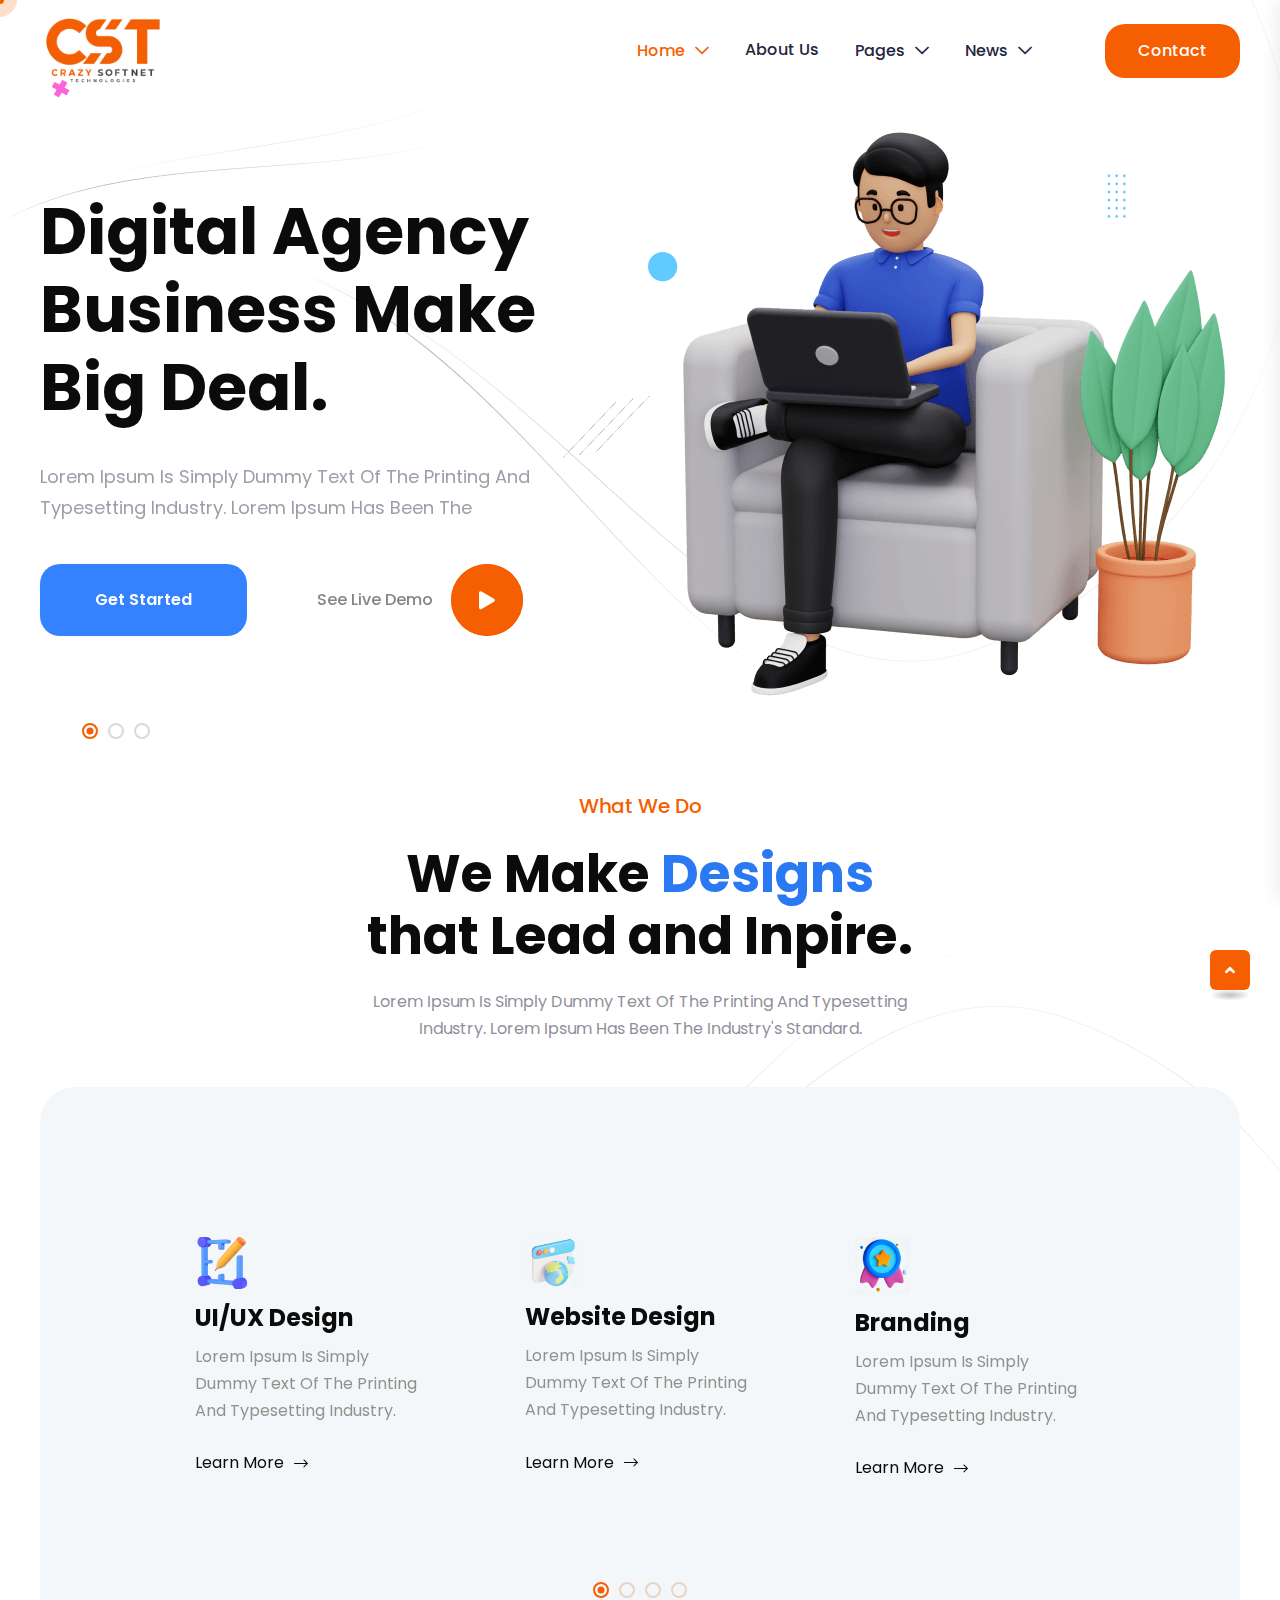
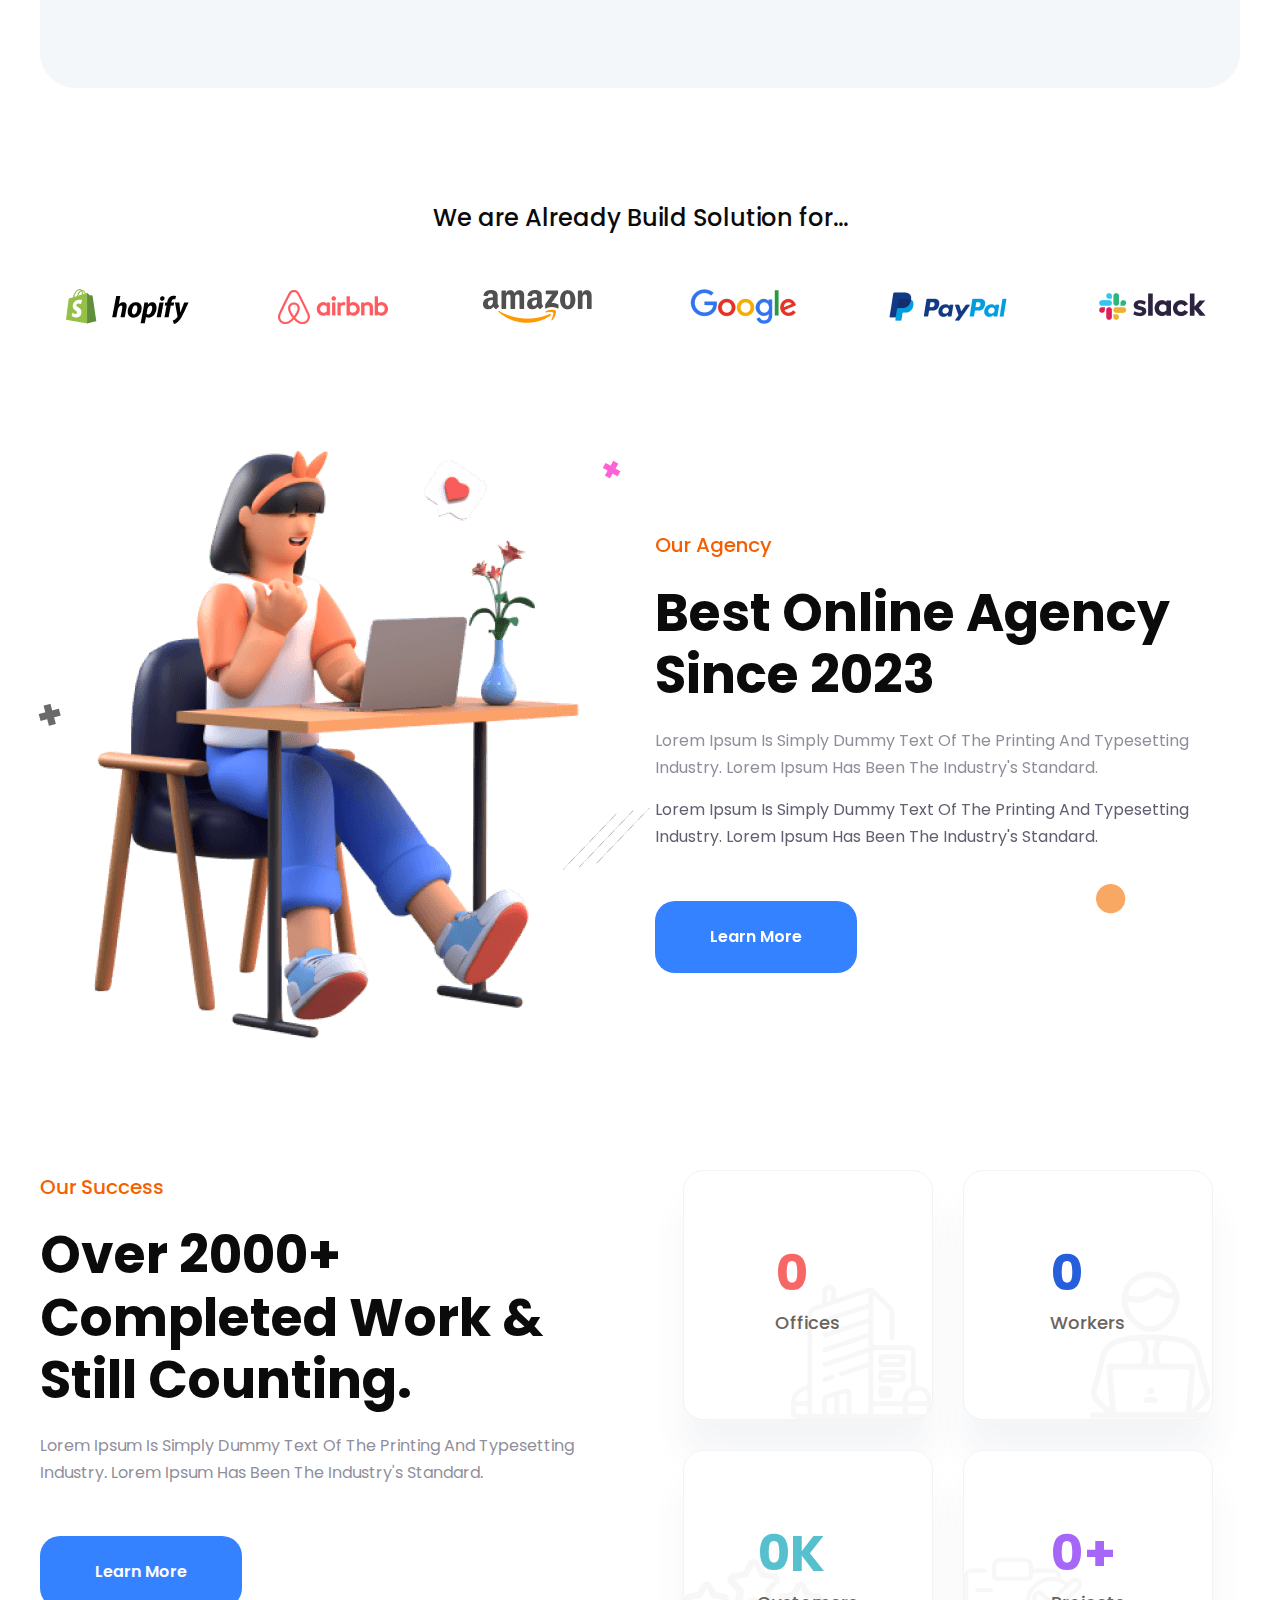
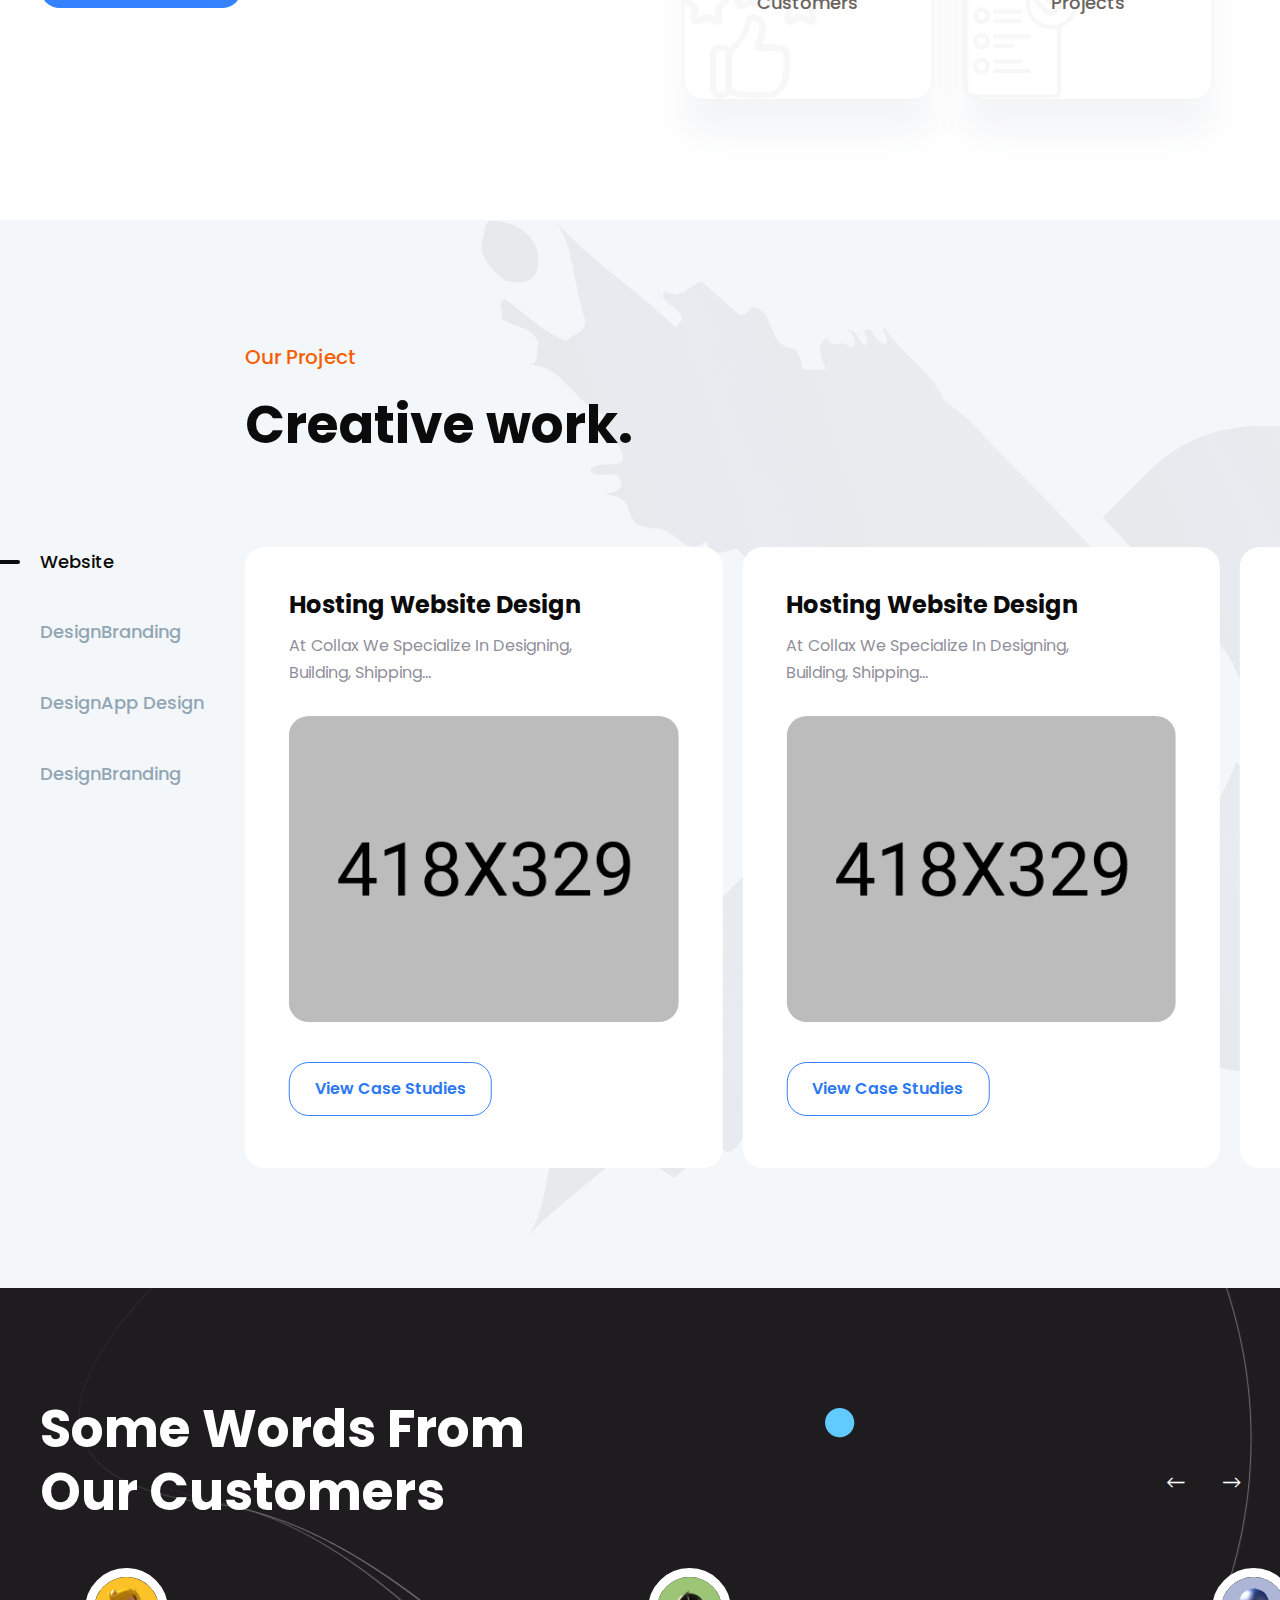
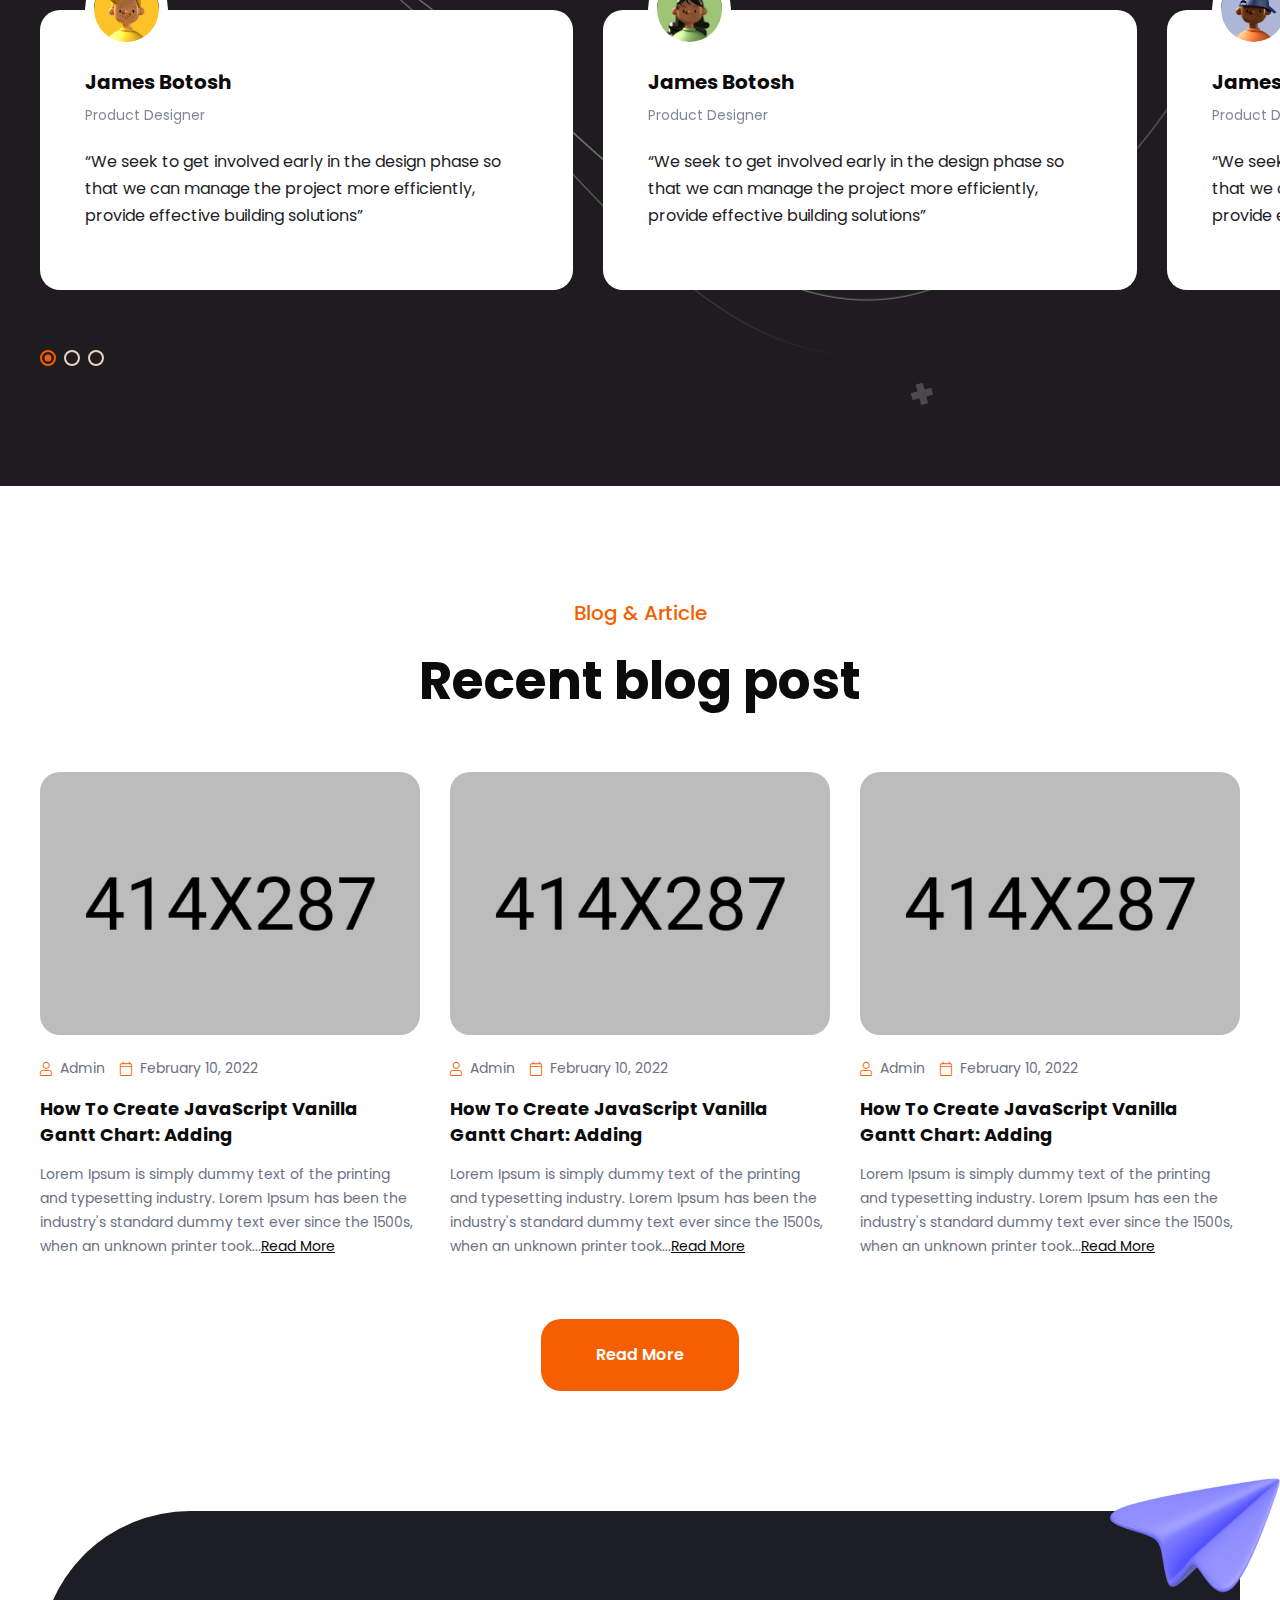
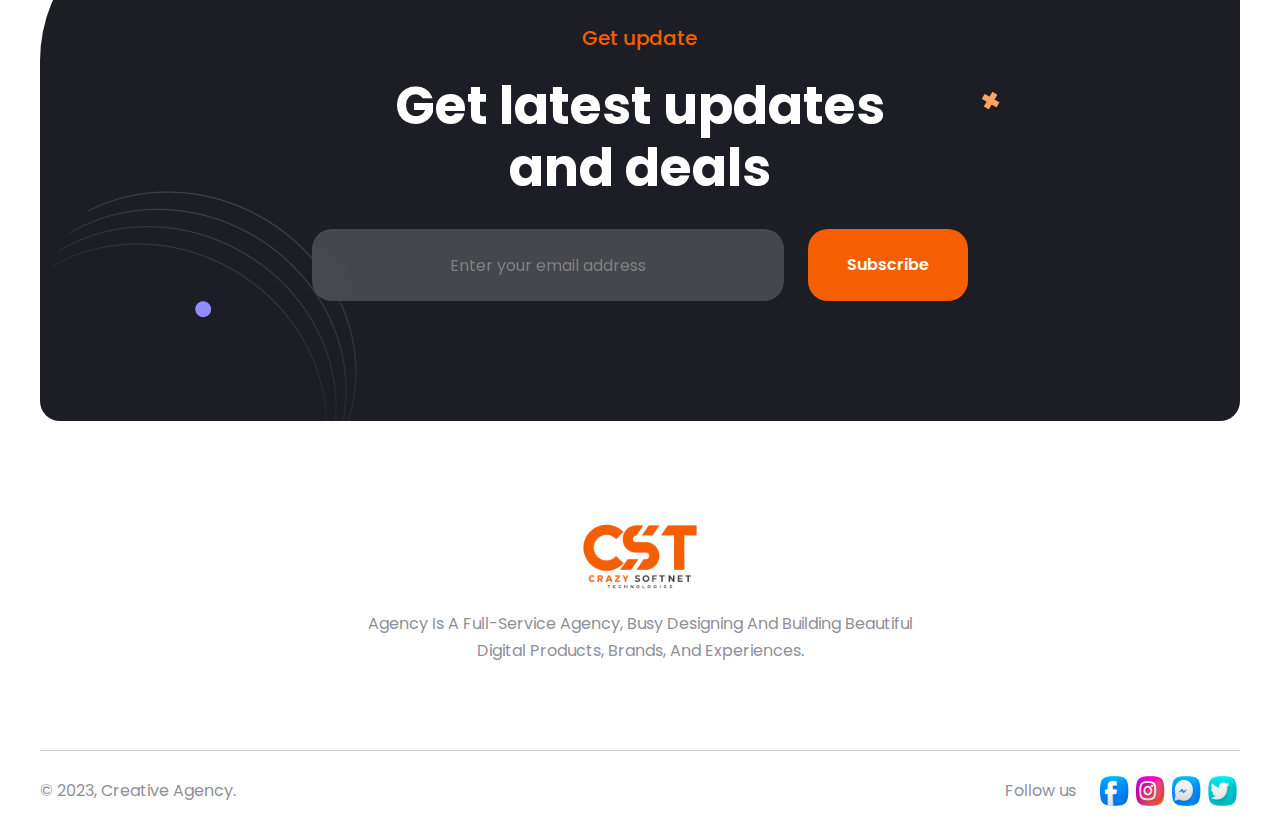
<file: index-3.html>
<!doctype html>
<html class="no-js" lang="en">
    <head>
        <meta charset="utf-8">
        <meta http-equiv="x-ua-compatible" content="ie=edge">
        <title>Crazy-Softnet Technologies</title>
        <meta name="description" content="Xolio - Creative Agency Template">
        <meta name="viewport" content="width=device-width, initial-scale=1">

		<link rel="shortcut icon" type="image/x-icon" href="assets/img/favicon.png">
        <!-- Place favicon.ico in the root directory -->

        <!-- CSS here -->
        <link rel="stylesheet" href="assets/css/bootstrap.min.css">
        <link rel="stylesheet" href="assets/css/animate.min.css">
        <link rel="stylesheet" href="assets/css/magnific-popup.css">
        <link rel="stylesheet" href="assets/css/fontawesome-all.min.css">
        <link rel="stylesheet" href="assets/css/swiper-bundle.min.css">
        <link rel="stylesheet" href="assets/css/odometer.css">
        <link rel="stylesheet" href="assets/css/slick.css">
        <link rel="stylesheet" href="assets/css/default.css">
        <link rel="stylesheet" href="assets/css/style.css">
        <link rel="stylesheet" href="assets/css/responsive.css">
    </head>
    <body>

        <!--Preloader-->
        <div id="preloader">
            <div id="loader" class="loader">
                <div class="loader-container">
                    <div class="loader-icon"><img src="assets/img/preloader.png" alt="Crazy-Softnet Technologies"></div>
                </div>
            </div>
        </div>
        <!--Preloader-end -->

        <!-- Custom-cursor -->
        <div class="mouseCursor cursor-outer"></div>
        <div class="mouseCursor cursor-inner"><span>Drag</span></div>
        <!-- Custom-cursor-end -->

		<!-- Scroll-top -->
        <button class="scroll-top scroll-to-target" data-target="html">
            <i class="fas fa-angle-up"></i>
        </button>
        <!-- Scroll-top-end-->

        <!-- header-area -->
        <header>
            <div id="sticky-header" class="menu-area transparent-header">
                <div class="container">
                    <div class="row">
                        <div class="col-12">
                            <div class="mobile-nav-toggler"><i class="fas fa-bars"></i></div>
                            <div class="menu-wrap">
                                <nav class="menu-nav">
                                    <div class="logo">
                                        <a href="index.html"><img src="assets/img/logo/logo.png" alt="Logo"></a>
                                    </div>
                                    <div class="navbar-wrap main-menu d-none d-lg-flex">
                                        <ul class="navigation">
                                            <li class="active menu-item-has-children"><a href="#">Home</a>
                                                <ul class="sub-menu">
                                                    <li><a href="index.html">Creative Agency</a></li>
                                                    <li><a href="index-2.html">Personal Portfolio</a></li>
                                                    <li class="active"><a href="index-3.html">Digital Agency</a></li>
                                                </ul>
                                            </li>
                                            <li><a href="about-us.html">About Us</a></li>
                                            <li class="menu-item-has-children"><a href="#">pages</a>
                                                <ul class="sub-menu">
                                                    <li><a href="about-me.html">About Me</a></li>
                                                    <li><a href="team.html">Team Page</a></li>
                                                    <li><a href="team.html">Team Details</a></li>
                                                    <li><a href="why-us.html">Portfolio Details</a></li>
                                                    <li><a href="web-developement.html">Services Details</a></li>
                                                    <li><a href="contact.html">Contact Us</a></li>
                                                </ul>
                                            </li>
                                            <li class="menu-item-has-children"><a href="#">News</a>
                                                <ul class="sub-menu">
                                                    <li><a href="blog.html">Our Blog</a></li>
                                                    <li><a href="blog-details.html">Blog Details</a></li>
                                                </ul>
                                            </li>
                                        </ul>
                                    </div>
                                    <div class="header-action">
                                        <ul class="list-wrap">
                                            <li class="header-btn"><a href="#!" class="btn">Contact <span></span></a></li>
                                        </ul>
                                    </div>
                                </nav>
                            </div>

                            <!-- Mobile Menu  -->
                            <div class="mobile-menu">
                                <nav class="menu-box">
                                    <div class="close-btn"><i class="fas fa-times"></i></div>
                                    <div class="nav-logo">
                                        <a href="index.html"><img src="assets/img/logo/logo.png" alt="Logo"></a>
                                    </div>
                                    <div class="menu-outer">
                                        <!--Here Menu Will Come Automatically Via Javascript / Same Menu as in Header-->
                                    </div>
                                    <div class="social-links">
                                        <ul class="clearfix list-wrap">
                                            <li><a href="#"><i class="fab fa-facebook-f"></i></a></li>
                                            <li><a href="#"><i class="fab fa-twitter"></i></a></li>
                                            <li><a href="#"><i class="fab fa-instagram"></i></a></li>
                                            <li><a href="#"><i class="fab fa-linkedin-in"></i></a></li>
                                            <li><a href="#"><i class="fab fa-youtube"></i></a></li>
                                        </ul>
                                    </div>
                                </nav>
                            </div>
                            <div class="menu-backdrop"></div>
                            <!-- End Mobile Menu -->

                        </div>
                    </div>
                </div>

                <!-- header-contact -->
                <div class="header-contact-wrap">
                    <div class="container">
                        <div class="row">
                            <div class="col-lg-8">
                                <div class="left-side-content">
                                    <h3 class="title">Contact</h3>
                                    <div class="row">
                                        <div class="col-xl-4 col-lg-5 col-md-6">
                                            <div class="contact-info-list">
                                                <ul class="list-wrap">
                                                    <li>
                                                        <div class="icon">
                                                            <svg viewBox="0 0 22 20" fill="none" xmlns="http://www.w3.org/2000/svg">
                                                                <path fill-rule="evenodd" clip-rule="evenodd"
                                                                    d="M1.5 6.5C1.5 4.89295 1.95538 3.86848 2.63534 3.2371C3.32535 2.59637 4.36497 2.25 5.75 2.25H15.75C17.135 2.25 18.1746 2.59637 18.8647 3.2371C19.5446 3.86848 20 4.89295 20 6.5V13.5C20 15.107 19.5446 16.1315 18.8647 16.7629C18.1746 17.4036 17.135 17.75 15.75 17.75H5.75C4.36497 17.75 3.32535 17.4036 2.63534 16.7629C1.95538 16.1315 1.5 15.107 1.5 13.5V6.5ZM5.75 0.75C4.13503 0.75 2.67465 1.15363 1.61466 2.1379C0.544615 3.13152 0 4.60705 0 6.5V13.5C0 15.393 0.544615 16.8685 1.61466 17.8621C2.67465 18.8464 4.13503 19.25 5.75 19.25H15.75C17.365 19.25 18.8254 18.8464 19.8853 17.8621C20.9554 16.8685 21.5 15.393 21.5 13.5V6.5C21.5 4.60705 20.9554 3.13152 19.8853 2.1379C18.8254 1.15363 17.365 0.75 15.75 0.75H5.75ZM16.2181 7.58602C16.5417 7.32751 16.5945 6.85558 16.336 6.53194C16.0775 6.20829 15.6056 6.15548 15.2819 6.41398L12.1529 8.91324L12.1525 8.91352C11.3961 9.51536 10.0946 9.51549 9.33799 8.91393L6.21898 6.41471C5.89574 6.1557 5.42373 6.20778 5.16471 6.53102C4.9057 6.85426 4.95778 7.32627 5.28102 7.58529L8.40101 10.0853L8.40286 10.0868C9.70626 11.1244 11.7837 11.1244 13.0871 10.0868L13.0881 10.086L16.2181 7.58602Z" />
                                                            </svg>
                                                        </div>
                                                        <div class="content">
                                                            <a href="mailto:company@gmail.com">company@gmail.com</a>
                                                        </div>
                                                    </li>
                                                    <li>
                                                        <div class="icon">
                                                            <svg viewBox="0 0 20 22" fill="none" xmlns="http://www.w3.org/2000/svg">
                                                                <path fill-rule="evenodd" clip-rule="evenodd"
                                                                    d="M2.48199 7.65591C3.37522 3.73032 6.71708 1.74769 10.1338 1.75C13.5508 1.75231 16.8905 3.73971 17.7791 7.66556L17.7791 7.6656C18.8362 12.3354 15.943 16.3756 13.2111 18.999L13.2097 19.0004C11.4913 20.659 8.77127 20.661 7.04076 18.9997C4.31866 16.3762 1.42493 12.3261 2.48199 7.65591ZM10.1348 0.250002C14.1154 0.252693 18.1706 2.60029 19.2421 7.33441C20.4848 12.8239 17.0589 17.3834 14.251 20.08C11.9497 22.3008 8.31046 22.2989 6.00106 20.0809L6.00012 20.08C3.20236 17.3836 -0.22362 12.8139 1.01908 7.32441L1.01926 7.32364C2.09618 2.58953 6.1542 0.247312 10.1348 0.250002ZM7.76166 9.30994C7.76166 8.00103 8.82274 6.93994 10.1317 6.93994C11.4406 6.93994 12.5017 8.00103 12.5017 9.30994C12.5017 10.6189 11.4406 11.6799 10.1317 11.6799C8.82274 11.6799 7.76166 10.6189 7.76166 9.30994ZM10.1317 5.43994C7.99432 5.43994 6.26166 7.1726 6.26166 9.30994C6.26166 11.4473 7.99432 13.1799 10.1317 13.1799C12.269 13.1799 14.0017 11.4473 14.0017 9.30994C14.0017 7.1726 12.269 5.43994 10.1317 5.43994Z" />
                                                            </svg>
                                                        </div>
                                                        <div class="content">
                                                            <span>Ranelagh Place, Liverpool, L3 5UL, England</span>
                                                        </div>
                                                    </li>
                                                    <li>
                                                        <div class="icon">
                                                            <svg viewBox="0 0 22 22" fill="none" xmlns="http://www.w3.org/2000/svg">
                                                                <path fill-rule="evenodd" clip-rule="evenodd"
                                                                    d="M1.5 11C1.5 5.89421 5.64421 1.75 10.75 1.75C15.8558 1.75 20 5.89421 20 11C20 16.1058 15.8558 20.25 10.75 20.25C5.64421 20.25 1.5 16.1058 1.5 11ZM10.75 0.25C4.81579 0.25 0 5.06579 0 11C0 16.9342 4.81579 21.75 10.75 21.75C16.6842 21.75 21.5 16.9342 21.5 11C21.5 5.06579 16.6842 0.25 10.75 0.25ZM11.1289 6.50977C11.1289 6.09555 10.7931 5.75977 10.3789 5.75977C9.96469 5.75977 9.62891 6.09555 9.62891 6.50977V10.6098C9.62891 11.0862 9.79027 11.5637 10.0149 11.9576C10.2393 12.3511 10.5673 12.7322 10.9755 12.9744L10.9766 12.975L14.0746 14.8238C14.4303 15.0361 14.8907 14.9198 15.1029 14.5641C15.3152 14.2084 15.1989 13.748 14.8432 13.5357L11.7433 11.6857L11.7413 11.6845C11.6099 11.6067 11.4483 11.4431 11.3179 11.2145C11.1875 10.9859 11.1289 10.7633 11.1289 10.6098V6.50977Z" />
                                                            </svg>
                                                        </div>
                                                        <div class="content">
                                                            <span>7 Days a week <br> from 10-00 am to 6-00 pm</span>
                                                        </div>
                                                    </li>
                                                </ul>
                                                <div class="lats-chat">
                                                    <a href="contact.html">Lat’s Chat</a>
                                                </div>
                                            </div>
                                        </div>
                                        <div class="col-xl-8 col-lg-7 col-md-6">
                                            <div class="our-best-project">
                                                <div class="content">
                                                    <h4 class="title">One of Our <span>Best Ongoing</span> Projects</h4>
                                                    <a href="why-us.html" class="btn">Details <span></span></a>
                                                </div>
                                                <div class="thumb">
                                                    <img src="assets/img/images/our_project_img.png" alt="">
                                                </div>
                                            </div>
                                        </div>
                                    </div>
                                </div>
                            </div>
                            <div class="col-lg-4">
                                <div class="customer-support-wrap">
                                    <h4 class="title">Customer Support</h4>
                                    <div class="customer-support-content">
                                        <div class="content-top">
                                            <img src="assets/img/images/support_img.png" alt="">
                                            <h4 class="title">Need Help Choosing a Plan?</h4>
                                        </div>
                                        <p>We offer solutions for businesses of all sizes. For questions about our plans and products,,
                                            contact our team of experts. <a href="contact.html">Get in touch</a></p>
                                    </div>
                                    <div class="content-bottom">
                                        <a href="contact.html">Support</a>
                                        <a href="contact.html">Documentation</a>
                                    </div>
                                </div>
                            </div>
                        </div>
                    </div>
                </div>
                <div class="body-contact-overlay"></div>
                <!-- header-contact-end -->
            </div>
        </header>
        <!-- header-area-end -->



        <!-- main-area -->
        <main class="fix">

            <!-- slider-area -->
            <section class="slider-area">
                <div class="slider-active">
                    <div class="single-slider">
                        <div class="container">
                            <div class="row align-items-center">
                                <div class="col-lg-6 order-0 order-lg-2">
                                    <div class="slider-img text-end" data-animation="fadeInRight" data-delay=".8s">
                                        <img src="assets/img/slider/slider_img01.png" alt="">
                                    </div>
                                </div>
                                <div class="col-lg-6">
                                    <div class="slider-content">
                                        <h2 class="title" data-animation="fadeInUp" data-delay=".2s">Digital Agency Business Make Big Deal.</h2>
                                        <p data-animation="fadeInUp" data-delay=".4s">Lorem Ipsum is simply dummy text of the printing and typesetting industry. Lorem Ipsum has been the</p>
                                        <div class="slider-btn">
                                            <a href="contact.html" class="btn" data-animation="fadeInLeft" data-delay=".6s">Get Started <span></span></a>
                                            <a href="https://www.youtube.com/watch?v=bixR-KIJKYM" class="popup-video" data-animation="fadeInRight" data-delay=".6s">See Live Demo <i class="fas fa-play pulse"></i></a>
                                        </div>
                                    </div>
                                </div>
                            </div>
                        </div>
                    </div>
                    <div class="single-slider">
                        <div class="container">
                            <div class="row align-items-center">
                                <div class="col-lg-6 order-0 order-lg-2">
                                    <div class="slider-img text-end" data-animation="fadeInRight" data-delay=".8s">
                                        <img src="assets/img/slider/slider_img01.png" alt="">
                                    </div>
                                </div>
                                <div class="col-lg-6">
                                    <div class="slider-content">
                                        <h2 class="title" data-animation="fadeInUp" data-delay=".2s">Digital Agency Business Make Big Deal.</h2>
                                        <p data-animation="fadeInUp" data-delay=".4s">Lorem Ipsum is simply dummy text of the printing and typesetting industry. Lorem Ipsum has been the</p>
                                        <div class="slider-btn">
                                            <a href="contact.html" class="btn" data-animation="fadeInLeft" data-delay=".6s">Get Started <span></span></a>
                                            <a href="https://www.youtube.com/watch?v=bixR-KIJKYM" class="popup-video" data-animation="fadeInRight" data-delay=".6s">See Live Demo <i class="fas fa-play pulse"></i></a>
                                        </div>
                                    </div>
                                </div>
                            </div>
                        </div>
                    </div>
                    <div class="single-slider">
                        <div class="container">
                            <div class="row align-items-center">
                                <div class="col-lg-6 order-0 order-lg-2">
                                    <div class="slider-img text-end" data-animation="fadeInRight" data-delay=".8s">
                                        <img src="assets/img/slider/slider_img01.png" alt="">
                                    </div>
                                </div>
                                <div class="col-lg-6">
                                    <div class="slider-content">
                                        <h2 class="title" data-animation="fadeInUp" data-delay=".2s">Digital Agency Business Make Big Deal.</h2>
                                        <p data-animation="fadeInUp" data-delay=".4s">Lorem Ipsum is simply dummy text of the printing and typesetting industry. Lorem Ipsum has been the</p>
                                        <div class="slider-btn">
                                            <a href="contact.html" class="btn" data-animation="fadeInLeft" data-delay=".6s">Get Started <span></span></a>
                                            <a href="https://www.youtube.com/watch?v=bixR-KIJKYM" class="popup-video" data-animation="fadeInRight" data-delay=".6s">See Live Demo <i class="fas fa-play pulse"></i></a>
                                        </div>
                                    </div>
                                </div>
                            </div>
                        </div>
                    </div>
                </div>
                <div class="slider-shape-wrap">
                    <img src="assets/img/slider/slider_shape01.png" alt="">
                    <img src="assets/img/slider/slider_shape02.png" alt="">
                    <img src="assets/img/slider/slider_shape03.png" alt="">
                    <img src="assets/img/slider/slider_shape04.png" alt="">
                    <img src="assets/img/slider/slider_shape05.png" alt="">
                    <img src="assets/img/slider/slider_shape06.png" alt="">
                </div>
            </section>
            <!-- slider-area-end -->

            <!-- services-area -->
            <section class="services-area-three">
                <div class="container">
                    <div class="row justify-content-center">
                        <div class="col-xl-6 col-lg-7">
                            <div class="section-title title-style-two text-center mb-45">
                                <span class="sub-title">What We Do</span>
                                <h2 class="title">We Make <span>Designs</span> <br> that Lead and Inpire.</h2>
                                <p>Lorem Ipsum is simply dummy text of the printing and typesetting industry. Lorem Ipsum has been the industry's standard.</p>
                            </div>
                        </div>
                    </div>
                    <div class="services-item-wrap">
                        <div class="row services-active">
                            <div class="col-lg-4">
                                <div class="services-item-three">
                                    <div class="services-icon-three">
                                        <img src="assets/img/icon/h3_services_icon01.png" alt="">
                                    </div>
                                    <div class="services-content-three">
                                        <h3 class="title"><a href="web-developement.html">UI/UX Design</a></h3>
                                        <p>Lorem Ipsum is simply dummy text of the printing and typesetting industry.</p>
                                        <a href="web-developement.html" class="link-btn">Learn More <i class="fal fa-long-arrow-right"></i></a>
                                    </div>
                                </div>
                            </div>
                            <div class="col-lg-4">
                                <div class="services-item-three">
                                    <div class="services-icon-three">
                                        <img src="assets/img/icon/h3_services_icon02.png" alt="">
                                    </div>
                                    <div class="services-content-three">
                                        <h3 class="title"><a href="web-developement.html">Website Design</a></h3>
                                        <p>Lorem Ipsum is simply dummy text of the printing and typesetting industry.</p>
                                        <a href="web-developement.html" class="link-btn">Learn More <i class="fal fa-long-arrow-right"></i></a>
                                    </div>
                                </div>
                            </div>
                            <div class="col-lg-4">
                                <div class="services-item-three">
                                    <div class="services-icon-three">
                                        <img src="assets/img/icon/h3_services_icon03.png" alt="">
                                    </div>
                                    <div class="services-content-three">
                                        <h3 class="title"><a href="web-developement.html">Branding</a></h3>
                                        <p>Lorem Ipsum is simply dummy text of the printing and typesetting industry.</p>
                                        <a href="web-developement.html" class="link-btn">Learn More <i class="fal fa-long-arrow-right"></i></a>
                                    </div>
                                </div>
                            </div>
                            <div class="col-lg-4">
                                <div class="services-item-three">
                                    <div class="services-icon-three">
                                        <img src="assets/img/icon/h3_services_icon01.png" alt="">
                                    </div>
                                    <div class="services-content-three">
                                        <h3 class="title"><a href="web-developement.html">UI/UX Design</a></h3>
                                        <p>Lorem Ipsum is simply dummy text of the printing and typesetting industry.</p>
                                        <a href="web-developement.html" class="link-btn">Learn More <i class="fal fa-long-arrow-right"></i></a>
                                    </div>
                                </div>
                            </div>
                            <div class="col-lg-4">
                                <div class="services-item-three">
                                    <div class="services-icon-three">
                                        <img src="assets/img/icon/h3_services_icon02.png" alt="">
                                    </div>
                                    <div class="services-content-three">
                                        <h3 class="title"><a href="web-developement.html">Website Design</a></h3>
                                        <p>Lorem Ipsum is simply dummy text of the printing and typesetting industry.</p>
                                        <a href="web-developement.html" class="link-btn">Learn More <i class="fal fa-long-arrow-right"></i></a>
                                    </div>
                                </div>
                            </div>
                            <div class="col-lg-4">
                                <div class="services-item-three">
                                    <div class="services-icon-three">
                                        <img src="assets/img/icon/h3_services_icon03.png" alt="">
                                    </div>
                                    <div class="services-content-three">
                                        <h3 class="title"><a href="web-developement.html">Branding</a></h3>
                                        <p>Lorem Ipsum is simply dummy text of the printing and typesetting industry.</p>
                                        <a href="web-developement.html" class="link-btn">Learn More <i class="fal fa-long-arrow-right"></i></a>
                                    </div>
                                </div>
                            </div>
                        </div>
                    </div>
                </div>
                <div class="services-shape">
                    <img src="assets/img/images/h3_services_shape.png" alt="">
                </div>
            </section>
            <!-- services-area-end -->

            <!-- brand-area -->
            <div class="brand-area pt-110">
                <div class="container">
                    <div class="row">
                        <div class="col-lg-12">
                            <span class="title">We are Already Build Solution for...</span>
                        </div>
                    </div>
                    <div class="row brand-active">
                        <div class="col-12">
                            <div class="brand-item-two">
                                <img src="assets/img/brand/h3_brand_img01.png" alt="">
                            </div>
                        </div>
                        <div class="col-12">
                            <div class="brand-item-two">
                                <img src="assets/img/brand/h3_brand_img02.png" alt="">
                            </div>
                        </div>
                        <div class="col-12">
                            <div class="brand-item-two">
                                <img src="assets/img/brand/h3_brand_img03.png" alt="">
                            </div>
                        </div>
                        <div class="col-12">
                            <div class="brand-item-two">
                                <img src="assets/img/brand/h3_brand_img04.png" alt="">
                            </div>
                        </div>
                        <div class="col-12">
                            <div class="brand-item-two">
                                <img src="assets/img/brand/h3_brand_img05.png" alt="">
                            </div>
                        </div>
                        <div class="col-12">
                            <div class="brand-item-two">
                                <img src="assets/img/brand/h3_brand_img06.png" alt="">
                            </div>
                        </div>
                    </div>
                </div>
            </div>
            <!-- brand-area-end -->

            <!-- agency-area -->
            <section class="agency-area pt-120">
                <div class="container">
                    <div class="row align-items-center">
                        <div class="col-lg-6">
                            <div class="agency-img text-center">
                                <img src="assets/img/images/agency_img.png" alt="">
                            </div>
                        </div>
                        <div class="col-lg-6">
                            <div class="agency-content">
                                <div class="section-title title-style-two mb-20">
                                    <span class="sub-title">Our Agency</span>
                                    <h2 class="title">Best Online Agency Since 2023</h2>
                                </div>
                                <p class="info-one">Lorem Ipsum is simply dummy text of the printing and typesetting industry. Lorem Ipsum has been the industry's standard.</p>
                                <p class="info-two">Lorem Ipsum is simply dummy text of the printing and typesetting industry. Lorem Ipsum has been the industry's standard.</p>
                                <a href="about-us.html" class="btn">Learn More <span></span></a>
                            </div>
                        </div>
                    </div>
                </div>
                <div class="agency-shape-wrap">
                    <img src="assets/img/images/agency_shape01.png" alt="">
                    <img src="assets/img/images/agency_shape02.png" alt="">
                    <img src="assets/img/images/agency_shape03.png" alt="">
                    <img src="assets/img/images/agency_shape04.png" alt="">
                </div>
            </section>
            <!-- agency-area-end -->

            <!-- counter-area -->
            <section class="counter-area-two pt-120 pb-120">
                <div class="container">
                    <div class="row">
                        <div class="col-lg-6 order-0 order-lg-2">
                            <div class="counter-item-wrap-two">
                                <ul class="list-wrap">
                                    <li>
                                        <div class="counter-item-two">
                                            <div class="icon">
                                                <img src="assets/img/icon/counter_icon01.png" alt="">
                                            </div>
                                            <div class="content">
                                                <span class="count odometer" data-count="252"></span>
                                                <p>Offices</p>
                                            </div>
                                        </div>
                                    </li>
                                    <li>
                                        <div class="counter-item-two">
                                            <div class="icon">
                                                <img src="assets/img/icon/counter_icon02.png" alt="">
                                            </div>
                                            <div class="content">
                                                <span class="count odometer" data-count="10"></span>
                                                <p>Workers</p>
                                            </div>
                                        </div>
                                    </li>
                                    <li>
                                        <div class="counter-item-two">
                                            <div class="icon">
                                                <img src="assets/img/icon/counter_icon03.png" alt="">
                                            </div>
                                            <div class="content">
                                                <h2 class="count"><span class="odometer" data-count="15"></span>K</h2>
                                                <p>Customers</p>
                                            </div>
                                        </div>
                                    </li>
                                    <li>
                                        <div class="counter-item-two">
                                            <div class="icon">
                                                <img src="assets/img/icon/counter_icon04.png" alt="">
                                            </div>
                                            <div class="content">
                                                <h2 class="count"><span class="odometer" data-count="1300"></span>+</h2>
                                                <p>Projects</p>
                                            </div>
                                        </div>
                                    </li>
                                </ul>
                            </div>
                        </div>
                        <div class="col-lg-6">
                            <div class="counter-content">
                                <div class="section-title title-style-two mb-20">
                                    <span class="sub-title">Our Success</span>
                                    <h2 class="title">Over 2000+ Completed Work & Still Counting.</h2>
                                </div>
                                <p class="info">Lorem Ipsum is simply dummy text of the printing and typesetting industry. Lorem Ipsum has been the industry's standard.</p>
                                <a href="about-us.html" class="btn">Learn More <span></span></a>
                            </div>
                        </div>
                    </div>
                </div>
            </section>
            <!-- counter-area-end -->

            <!-- project-area -->
            <section class="project-area-three">
                <div class="container">
                    <div class="row justify-content-end">
                        <div class="col-xl-10">
                            <div class="section-title title-style-two mb-90">
                                <span class="sub-title">Our Project</span>
                                <h2 class="title">Creative work.</h2>
                            </div>
                        </div>
                    </div>
                    <div class="project-nav-wrap">
                        <div class="row">
                            <div class="col-xl-2">
                                <div class="project-tab-wrap">
                                    <ul class="nav nav-tabs" id="myTab" role="tablist">
                                        <li class="nav-item" role="presentation">
                                            <button class="nav-link active" id="website-tab" data-bs-toggle="tab" data-bs-target="#website"
                                                type="button" role="tab" aria-controls="website" aria-selected="true">Website</button>
                                        </li>
                                        <li class="nav-item" role="presentation">
                                            <button class="nav-link" id="design-tab" data-bs-toggle="tab" data-bs-target="#design" type="button"
                                                role="tab" aria-controls="design" aria-selected="false">DesignBranding</button>
                                        </li>
                                        <li class="nav-item" role="presentation">
                                            <button class="nav-link" id="app-tab" data-bs-toggle="tab" data-bs-target="#app" type="button"
                                                role="tab" aria-controls="app" aria-selected="false">DesignApp Design</button>
                                        </li>
                                        <li class="nav-item" role="presentation">
                                            <button class="nav-link" id="branding-tab" data-bs-toggle="tab" data-bs-target="#branding"
                                                type="button" role="tab" aria-controls="branding" aria-selected="false">DesignBranding</button>
                                        </li>
                                    </ul>
                                </div>
                            </div>
                            <div class="col-xl-10">
                                <div class="tab-content" id="myTabContent">
                                    <div class="tab-pane fade show active" id="website" role="tabpanel" aria-labelledby="website-tab">
                                        <div class="swiper-container project-active-three">
                                            <div class="swiper-wrapper">
                                                <div class="swiper-slide">
                                                    <div class="project-item-three">
                                                        <div class="project-content-three">
                                                            <h2 class="title"><a href="why-us.html">Hosting Website Design</a></h2>
                                                            <p>At Collax we specialize in designing, building, shipping...</p>
                                                        </div>
                                                        <div class="project-thumb-three">
                                                            <a href="why-us.html"><img src="assets/img/project/h3_project_img01.jpg" alt=""></a>
                                                        </div>
                                                        <div class="project-details-btn">
                                                            <a href="why-us.html">View Case Studies</a>
                                                        </div>
                                                    </div>
                                                </div>
                                                <div class="swiper-slide">
                                                    <div class="project-item-three">
                                                        <div class="project-content-three">
                                                            <h2 class="title"><a href="why-us.html">Hosting Website Design</a></h2>
                                                            <p>At Collax we specialize in designing, building, shipping...</p>
                                                        </div>
                                                        <div class="project-thumb-three">
                                                            <a href="why-us.html"><img src="assets/img/project/h3_project_img02.jpg" alt=""></a>
                                                        </div>
                                                        <div class="project-details-btn">
                                                            <a href="why-us.html">View Case Studies</a>
                                                        </div>
                                                    </div>
                                                </div>
                                                <div class="swiper-slide">
                                                    <div class="project-item-three">
                                                        <div class="project-content-three">
                                                            <h2 class="title"><a href="why-us.html">Hosting Website Design</a></h2>
                                                            <p>At Collax we specialize in designing, building, shipping...</p>
                                                        </div>
                                                        <div class="project-thumb-three">
                                                            <a href="why-us.html"><img src="assets/img/project/h3_project_img03.jpg" alt=""></a>
                                                        </div>
                                                        <div class="project-details-btn">
                                                            <a href="why-us.html">View Case Studies</a>
                                                        </div>
                                                    </div>
                                                </div>
                                                <div class="swiper-slide">
                                                    <div class="project-item-three">
                                                        <div class="project-content-three">
                                                            <h2 class="title"><a href="why-us.html">Hosting Website Design</a></h2>
                                                            <p>At Collax we specialize in designing, building, shipping...</p>
                                                        </div>
                                                        <div class="project-thumb-three">
                                                            <a href="why-us.html"><img src="assets/img/project/h3_project_img04.jpg" alt=""></a>
                                                        </div>
                                                        <div class="project-details-btn">
                                                            <a href="why-us.html">View Case Studies</a>
                                                        </div>
                                                    </div>
                                                </div>
                                            </div>
                                        </div>
                                    </div>
                                    <div class="tab-pane fade" id="design" role="tabpanel" aria-labelledby="design-tab">
                                        <div class="swiper-container project-active-three">
                                            <div class="swiper-wrapper">
                                                <div class="swiper-slide">
                                                    <div class="project-item-three">
                                                        <div class="project-content-three">
                                                            <h2 class="title"><a href="why-us.html">Hosting Website Design</a></h2>
                                                            <p>At Collax we specialize in designing, building, shipping...</p>
                                                        </div>
                                                        <div class="project-thumb-three">
                                                            <a href="why-us.html"><img src="assets/img/project/h3_project_img02.jpg" alt=""></a>
                                                        </div>
                                                        <div class="project-details-btn">
                                                            <a href="why-us.html">View Case Studies</a>
                                                        </div>
                                                    </div>
                                                </div>
                                                <div class="swiper-slide">
                                                    <div class="project-item-three">
                                                        <div class="project-content-three">
                                                            <h2 class="title"><a href="why-us.html">Hosting Website Design</a></h2>
                                                            <p>At Collax we specialize in designing, building, shipping...</p>
                                                        </div>
                                                        <div class="project-thumb-three">
                                                            <a href="why-us.html"><img src="assets/img/project/h3_project_img01.jpg" alt=""></a>
                                                        </div>
                                                        <div class="project-details-btn">
                                                            <a href="why-us.html">View Case Studies</a>
                                                        </div>
                                                    </div>
                                                </div>
                                                <div class="swiper-slide">
                                                    <div class="project-item-three">
                                                        <div class="project-content-three">
                                                            <h2 class="title"><a href="why-us.html">Hosting Website Design</a></h2>
                                                            <p>At Collax we specialize in designing, building, shipping...</p>
                                                        </div>
                                                        <div class="project-thumb-three">
                                                            <a href="why-us.html"><img src="assets/img/project/h3_project_img03.jpg" alt=""></a>
                                                        </div>
                                                        <div class="project-details-btn">
                                                            <a href="why-us.html">View Case Studies</a>
                                                        </div>
                                                    </div>
                                                </div>
                                                <div class="swiper-slide">
                                                    <div class="project-item-three">
                                                        <div class="project-content-three">
                                                            <h2 class="title"><a href="why-us.html">Hosting Website Design</a></h2>
                                                            <p>At Collax we specialize in designing, building, shipping...</p>
                                                        </div>
                                                        <div class="project-thumb-three">
                                                            <a href="why-us.html"><img src="assets/img/project/h3_project_img04.jpg" alt=""></a>
                                                        </div>
                                                        <div class="project-details-btn">
                                                            <a href="why-us.html">View Case Studies</a>
                                                        </div>
                                                    </div>
                                                </div>
                                            </div>
                                        </div>
                                    </div>
                                    <div class="tab-pane fade" id="app" role="tabpanel" aria-labelledby="app-tab">
                                        <div class="swiper-container project-active-three">
                                            <div class="swiper-wrapper">
                                                <div class="swiper-slide">
                                                    <div class="project-item-three">
                                                        <div class="project-content-three">
                                                            <h2 class="title"><a href="why-us.html">Hosting Website Design</a></h2>
                                                            <p>At Collax we specialize in designing, building, shipping...</p>
                                                        </div>
                                                        <div class="project-thumb-three">
                                                            <a href="why-us.html"><img src="assets/img/project/h3_project_img01.jpg" alt=""></a>
                                                        </div>
                                                        <div class="project-details-btn">
                                                            <a href="why-us.html">View Case Studies</a>
                                                        </div>
                                                    </div>
                                                </div>
                                                <div class="swiper-slide">
                                                    <div class="project-item-three">
                                                        <div class="project-content-three">
                                                            <h2 class="title"><a href="why-us.html">Hosting Website Design</a></h2>
                                                            <p>At Collax we specialize in designing, building, shipping...</p>
                                                        </div>
                                                        <div class="project-thumb-three">
                                                            <a href="why-us.html"><img src="assets/img/project/h3_project_img02.jpg" alt=""></a>
                                                        </div>
                                                        <div class="project-details-btn">
                                                            <a href="why-us.html">View Case Studies</a>
                                                        </div>
                                                    </div>
                                                </div>
                                                <div class="swiper-slide">
                                                    <div class="project-item-three">
                                                        <div class="project-content-three">
                                                            <h2 class="title"><a href="why-us.html">Hosting Website Design</a></h2>
                                                            <p>At Collax we specialize in designing, building, shipping...</p>
                                                        </div>
                                                        <div class="project-thumb-three">
                                                            <a href="why-us.html"><img src="assets/img/project/h3_project_img03.jpg" alt=""></a>
                                                        </div>
                                                        <div class="project-details-btn">
                                                            <a href="why-us.html">View Case Studies</a>
                                                        </div>
                                                    </div>
                                                </div>
                                                <div class="swiper-slide">
                                                    <div class="project-item-three">
                                                        <div class="project-content-three">
                                                            <h2 class="title"><a href="why-us.html">Hosting Website Design</a></h2>
                                                            <p>At Collax we specialize in designing, building, shipping...</p>
                                                        </div>
                                                        <div class="project-thumb-three">
                                                            <a href="why-us.html"><img src="assets/img/project/h3_project_img04.jpg" alt=""></a>
                                                        </div>
                                                        <div class="project-details-btn">
                                                            <a href="why-us.html">View Case Studies</a>
                                                        </div>
                                                    </div>
                                                </div>
                                            </div>
                                        </div>
                                    </div>
                                    <div class="tab-pane fade" id="branding" role="tabpanel" aria-labelledby="branding-tab">
                                        <div class="swiper-container project-active-three">
                                            <div class="swiper-wrapper">
                                                <div class="swiper-slide">
                                                    <div class="project-item-three">
                                                        <div class="project-content-three">
                                                            <h2 class="title"><a href="why-us.html">Hosting Website Design</a></h2>
                                                            <p>At Collax we specialize in designing, building, shipping...</p>
                                                        </div>
                                                        <div class="project-thumb-three">
                                                            <a href="why-us.html"><img src="assets/img/project/h3_project_img01.jpg" alt=""></a>
                                                        </div>
                                                        <div class="project-details-btn">
                                                            <a href="why-us.html">View Case Studies</a>
                                                        </div>
                                                    </div>
                                                </div>
                                                <div class="swiper-slide">
                                                    <div class="project-item-three">
                                                        <div class="project-content-three">
                                                            <h2 class="title"><a href="why-us.html">Hosting Website Design</a></h2>
                                                            <p>At Collax we specialize in designing, building, shipping...</p>
                                                        </div>
                                                        <div class="project-thumb-three">
                                                            <a href="why-us.html"><img src="assets/img/project/h3_project_img02.jpg" alt=""></a>
                                                        </div>
                                                        <div class="project-details-btn">
                                                            <a href="why-us.html">View Case Studies</a>
                                                        </div>
                                                    </div>
                                                </div>
                                                <div class="swiper-slide">
                                                    <div class="project-item-three">
                                                        <div class="project-content-three">
                                                            <h2 class="title"><a href="why-us.html">Hosting Website Design</a></h2>
                                                            <p>At Collax we specialize in designing, building, shipping...</p>
                                                        </div>
                                                        <div class="project-thumb-three">
                                                            <a href="why-us.html"><img src="assets/img/project/h3_project_img03.jpg" alt=""></a>
                                                        </div>
                                                        <div class="project-details-btn">
                                                            <a href="why-us.html">View Case Studies</a>
                                                        </div>
                                                    </div>
                                                </div>
                                                <div class="swiper-slide">
                                                    <div class="project-item-three">
                                                        <div class="project-content-three">
                                                            <h2 class="title"><a href="why-us.html">Hosting Website Design</a></h2>
                                                            <p>At Collax we specialize in designing, building, shipping...</p>
                                                        </div>
                                                        <div class="project-thumb-three">
                                                            <a href="why-us.html"><img src="assets/img/project/h3_project_img04.jpg" alt=""></a>
                                                        </div>
                                                        <div class="project-details-btn">
                                                            <a href="why-us.html">View Case Studies</a>
                                                        </div>
                                                    </div>
                                                </div>
                                            </div>
                                        </div>
                                    </div>
                                </div>
                            </div>
                        </div>
                    </div>
                </div>
                <div class="project-shape-wrap-two">
                    <img src="assets/img/images/h3_project_shape.png" alt="">
                </div>
            </section>
            <!-- project-area-end -->

            <!-- testimonial-area -->
            <section class="testimonial-area-three">
                <div class="container">
                    <div class="row align-items-center">
                        <div class="col-md-8">
                            <div class="section-title title-style-two white-title mb-45">
                                <h2 class="title">Some Words From <br> Our Customers</h2>
                            </div>
                        </div>
                        <div class="col-md-4">
                            <div class="testimonial-nav">
                                <button class="swiper-button-prev"></button>
                                <button class="swiper-button-next"></button>
                            </div>
                        </div>
                    </div>
                    <div class="row">
                        <div class="col-lg-12">
                            <div class="swiper-container testimonial-active-three">
                                <div class="swiper-wrapper">
                                    <div class="swiper-slide">
                                        <div class="testimonial-item-three">
                                            <div class="testimonial-thumb-three">
                                                <img src="assets/img/images/testimonial_avatar01.png" alt="">
                                            </div>
                                            <div class="testimonial-content-three">
                                                <h4 class="title">James Botosh</h4>
                                                <span>Product Designer</span>
                                                <p>“We seek to get involved early in the design phase so that we can manage the project more
                                                    efficiently, provide effective building solutions”</p>
                                            </div>
                                        </div>
                                    </div>
                                    <div class="swiper-slide">
                                        <div class="testimonial-item-three">
                                            <div class="testimonial-thumb-three">
                                                <img src="assets/img/images/testimonial_avatar02.png" alt="">
                                            </div>
                                            <div class="testimonial-content-three">
                                                <h4 class="title">James Botosh</h4>
                                                <span>Product Designer</span>
                                                <p>“We seek to get involved early in the design phase so that we can manage the project more
                                                    efficiently, provide effective building solutions”</p>
                                            </div>
                                        </div>
                                    </div>
                                    <div class="swiper-slide">
                                        <div class="testimonial-item-three">
                                            <div class="testimonial-thumb-three">
                                                <img src="assets/img/images/testimonial_avatar03.png" alt="">
                                            </div>
                                            <div class="testimonial-content-three">
                                                <h4 class="title">James Botosh</h4>
                                                <span>Product Designer</span>
                                                <p>“We seek to get involved early in the design phase so that we can manage the project more
                                                    efficiently, provide effective building solutions”</p>
                                            </div>
                                        </div>
                                    </div>
                                </div>
                            </div>
                        </div>
                    </div>
                    <div class="testimonial-swiper-pagination"></div>
                </div>
                <div class="testimonial-shape-wrap">
                    <img src="assets/img/images/testimonial_shape01.png" alt="">
                    <img src="assets/img/images/testimonial_shape02.png" alt="">
                    <img src="assets/img/images/testimonial_shape03.png" alt="">
                    <img src="assets/img/images/testimonial_shape04.png" alt="">
                </div>
            </section>
            <!-- testimonial-area-end -->

            <!-- blog-area -->
            <section class="blog-area-two blog-area-three pt-110 pb-120">
                <div class="container">
                    <div class="row justify-content-center">
                        <div class="col-lg-8">
                            <div
                                class="section-title title-style-two text-center mb-60">
                                <span class="sub-title">Blog & Article</span>
                                <h2 class="title">Recent blog post</h2>
                            </div>
                        </div>
                    </div>
                    <div class="row justify-content-center">
                        <div class="col-lg-4 col-md-6 col-sm-10">
                            <div class="blog-item-two blog-item-three">
                                <div class="blog-thumb-two">
                                    <a href="blog-details.html"><img src="assets/img/blog/h2_blog_img01.jpg" alt=""></a>
                                </div>
                                <div class="blog-content-two">
                                    <div class="blog-meta">
                                        <ul class="list-wrap">
                                            <li><i class="fal fa-user"></i><a href="blog-details.html">Admin</a></li>
                                            <li><i class="fal fa-calendar"></i>February 10, 2022</li>
                                        </ul>
                                    </div>
                                    <h2 class="title"><a href="blog-details.html">How To Create JavaScript Vanilla Gantt Chart: Adding</a></h2>
                                    <p>Lorem Ipsum is simply dummy text of the printing and typesetting industry. Lorem Ipsum has been the industry's standard dummy text ever since the 1500s, when an unknown printer took...<a href="blog-details.html">Read More</a></p>
                                </div>
                            </div>
                        </div>
                        <div class="col-lg-4 col-md-6 col-sm-10">
                            <div class="blog-item-two blog-item-three">
                                <div class="blog-thumb-two">
                                    <a href="blog-details.html"><img src="assets/img/blog/h2_blog_img02.jpg" alt=""></a>
                                </div>
                                <div class="blog-content-two">
                                    <div class="blog-meta">
                                        <ul class="list-wrap">
                                            <li><i class="fal fa-user"></i><a href="blog-details.html">Admin</a></li>
                                            <li><i class="fal fa-calendar"></i>February 10, 2022</li>
                                        </ul>
                                    </div>
                                    <h2 class="title"><a href="blog-details.html">How To Create JavaScript Vanilla Gantt Chart: Adding</a></h2>
                                    <p>Lorem Ipsum is simply dummy text of the printing and typesetting industry. Lorem Ipsum has been the industry's standard dummy text ever since the 1500s, when an unknown printer took...<a href="blog-details.html">Read More</a></p>
                                </div>
                            </div>
                        </div>
                        <div class="col-lg-4 col-md-6 col-sm-10">
                            <div class="blog-item-two blog-item-three">
                                <div class="blog-thumb-two">
                                    <a href="blog-details.html"><img src="assets/img/blog/h2_blog_img03.jpg" alt=""></a>
                                </div>
                                <div class="blog-content-two">
                                    <div class="blog-meta">
                                        <ul class="list-wrap">
                                            <li><i class="fal fa-user"></i><a href="blog-details.html">Admin</a></li>
                                            <li><i class="fal fa-calendar"></i>February 10, 2022</li>
                                        </ul>
                                    </div>
                                    <h2 class="title"><a href="blog-details.html">How To Create JavaScript Vanilla Gantt Chart: Adding</a></h2>
                                    <p>Lorem Ipsum is simply dummy text of the printing and typesetting industry. Lorem Ipsum has een the industry's standard dummy text ever since the 1500s, when an unknown printer took...<a href="blog-details.html">Read More</a></p>
                                </div>
                            </div>
                        </div>
                    </div>
                    <div class="read-more-btn text-center mt-30">
                        <a href="blog.html" class="btn">Read More <span></span></a>
                    </div>
                </div>
            </section>
            <!-- blog-area-end -->

            <!-- newsletter-area -->
            <section class="newsletter-area-two">
                <div class="container">
                    <div class="newsletter-wrap">
                        <div class="row justify-content-center">
                            <div class="col-xl-7 col-lg-9">
                                <div class="section-title title-style-two white-title text-center mb-30">
                                    <span class="sub-title">Get update</span>
                                    <h2 class="title">Get latest updates and deals</h2>
                                </div>
                            </div>
                        </div>
                        <div class="row justify-content-center">
                            <div class="col-xl-8">
                                <div class="newsletter-form">
                                    <form action="#">
                                        <input type="email" placeholder="Enter your email address">
                                        <button type="submit" class="btn">Subscribe <span></span></button>
                                    </form>
                                </div>
                            </div>
                        </div>
                        <div class="newsletter-shape-wrap-two">
                            <img src="assets/img/images/h3_newsletter_shape01.png" alt="">
                            <img src="assets/img/images/h3_newsletter_shape02.png" alt="">
                            <img src="assets/img/images/h3_newsletter_shape03.png" alt="">
                            <img src="assets/img/images/h3_newsletter_shape04.png" alt="">
                        </div>
                    </div>
                </div>
            </section>
            <!-- newsletter-area-end -->

        </main>
        <!-- main-area-end -->

        <!-- footer-area -->
        <footer>
            <div class="footer-area-two footer-area-three">
                <div class="container">
                    <div class="footer-top-two">
                        <div class="row justify-content-center">
                            <div class="col-xl-6 col-lg-8">
                                <div class="footer-content-two text-center">
                                    <div class="logo">
                                        <a href="index.html"><img src="assets/img/logo/logo.png" alt=""></a>
                                    </div>
                                    <p>Agency is a full-service agency, busy designing and building beautiful digital products,
                                        brands, and experiences.</p>
                                </div>
                            </div>
                        </div>
                    </div>
                    <div class="footer-bottom-two">
                        <div class="row align-items-center">
                            <div class="col-md-6">
                                <div class="copyright-text">
                                    <p>© 2023, Creative Agency.</p>
                                </div>
                            </div>
                            <div class="col-md-6">
                                <div class="footer-social-two">
                                    <ul class="list-wrap">
                                        <li class="title">Follow us</li>
                                        <li><a href="#"><img src="assets/img/icon/footer_icon01.png" alt=""></a></li>
                                        <li><a href="#"><img src="assets/img/icon/footer_icon02.png" alt=""></a></li>
                                        <li><a href="#"><img src="assets/img/icon/footer_icon03.png" alt=""></a></li>
                                        <li><a href="#"><img src="assets/img/icon/footer_icon04.png" alt=""></a></li>
                                    </ul>
                                </div>
                            </div>
                        </div>
                    </div>
                </div>
            </div>
        </footer>
        <!-- footer-area-end -->



        <!-- JS here -->
        <script src="assets/js/vendor/jquery-3.6.0.min.js"></script>
        <script src="assets/js/bootstrap.min.js"></script>
        <script src="assets/js/isotope.pkgd.min.js"></script>
        <script src="assets/js/imagesloaded.pkgd.min.js"></script>
        <script src="assets/js/jquery.magnific-popup.min.js"></script>
        <script src="assets/js/jquery.odometer.min.js"></script>
        <script src="assets/js/swiper-bundle.min.js"></script>
        <script src="assets/js/jquery.appear.js"></script>
        <script src="assets/js/slick.min.js"></script>
        <script src="assets/js/ajax-form.js"></script>
        <script src="assets/js/parallax.min.js"></script>
        <script src="assets/js/jquery.parallaxScroll.min.js"></script>
        <script src="assets/js/tween-max.js"></script>
        <script src="assets/js/wow.min.js"></script>
        <script src="assets/js/main.js"></script>
    </body>
</html>
</file>
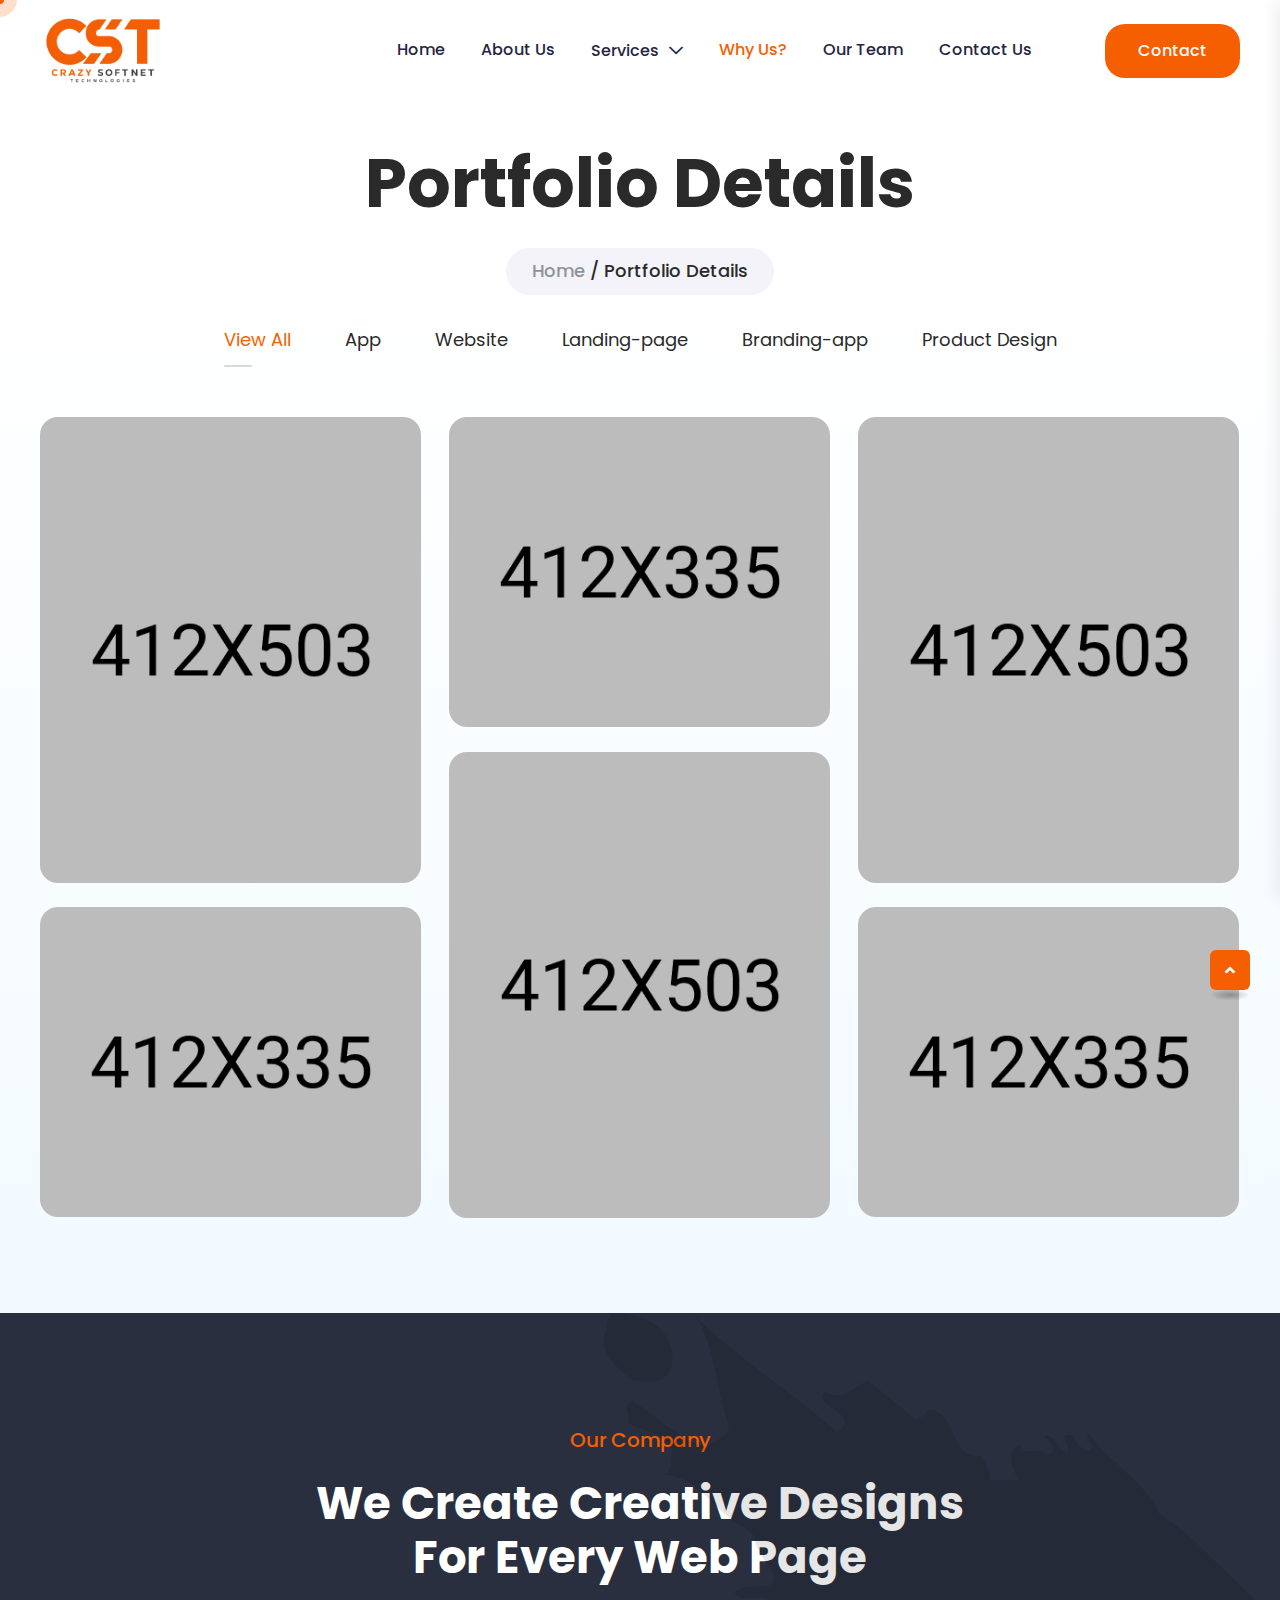
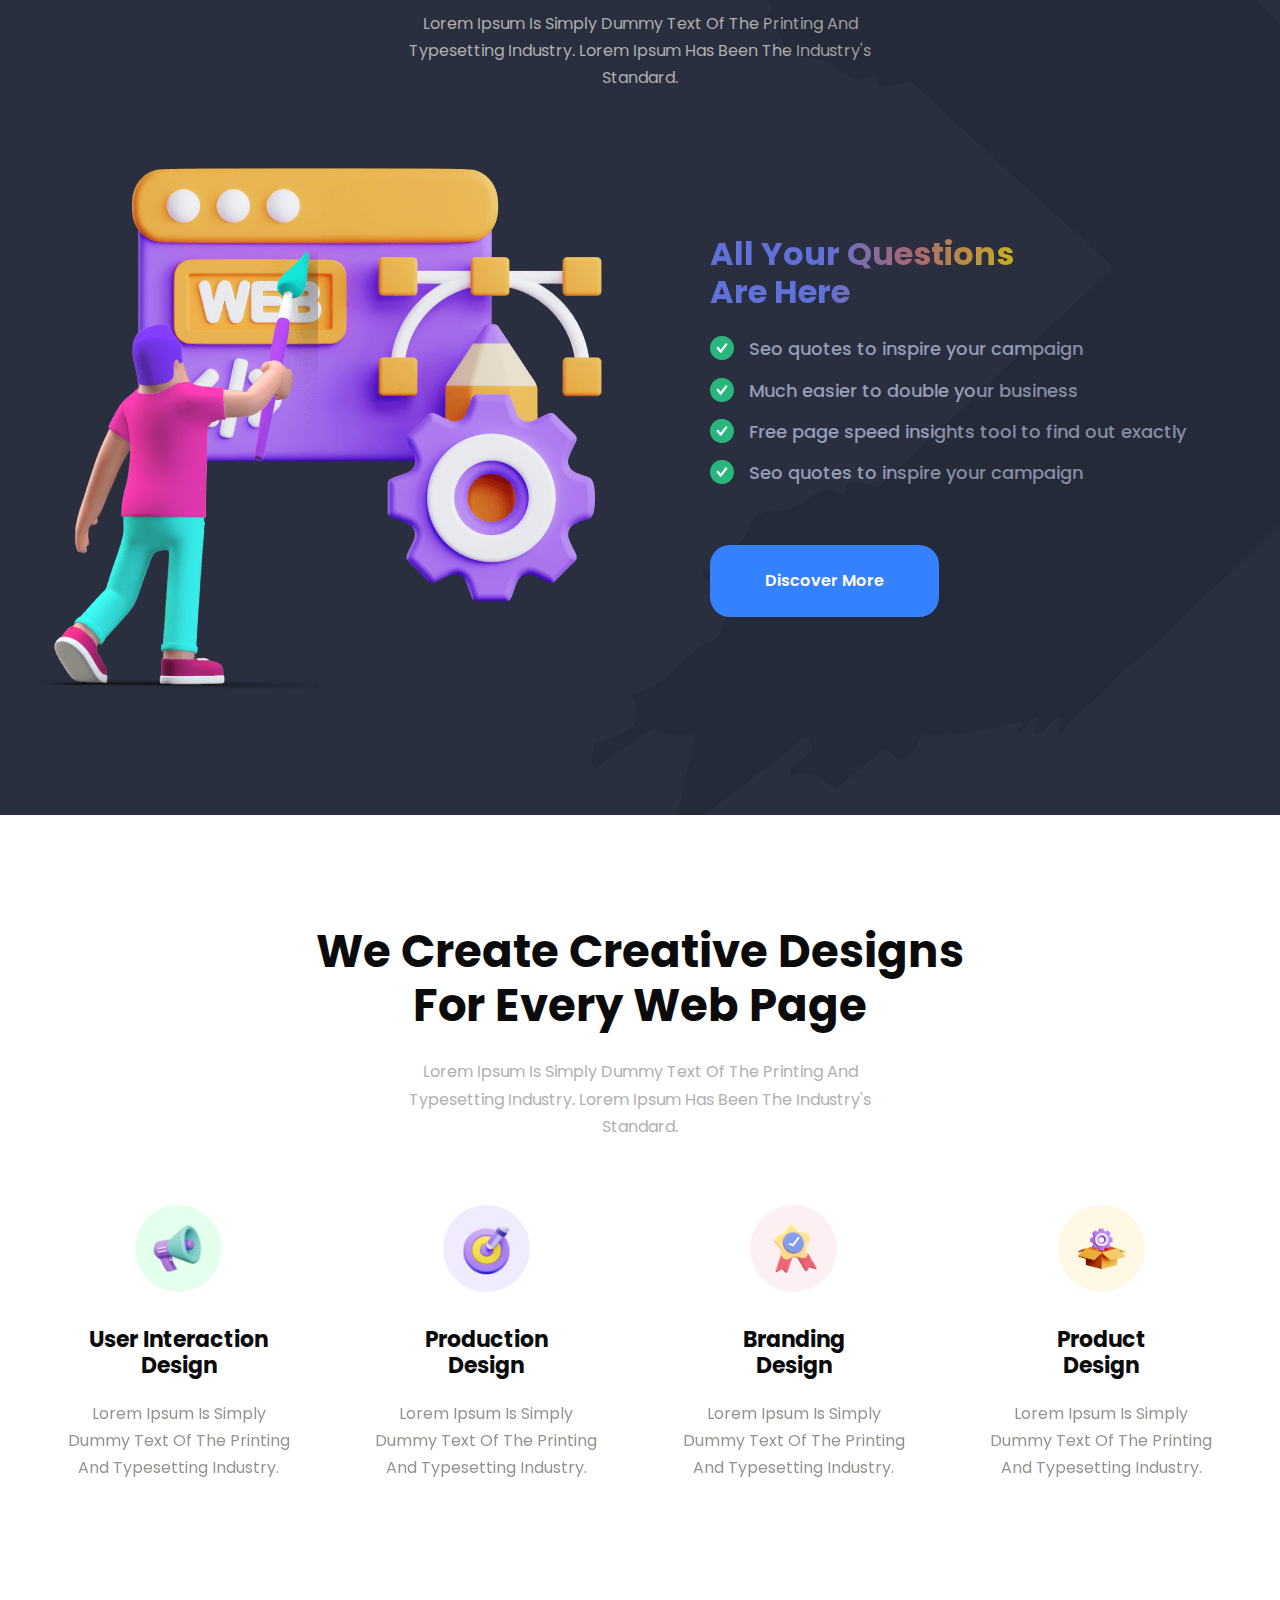
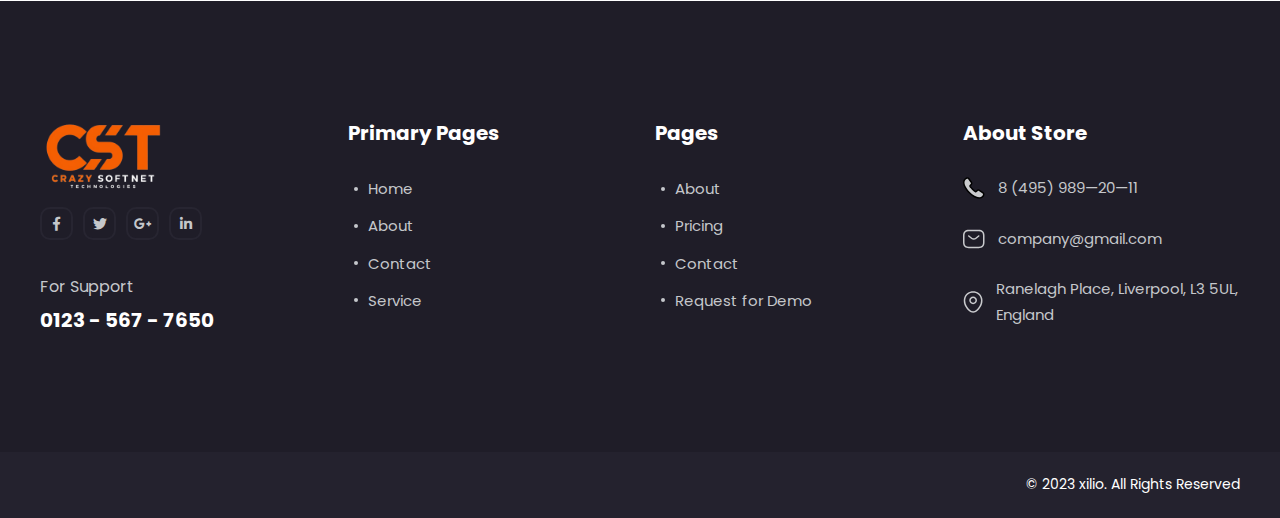
<file: project-details.html>
<!doctype html>
<html class="no-js" lang="en">

<head>
    <meta charset="utf-8">
    <meta http-equiv="x-ua-compatible" content="ie=edge">
    <title>Crazy-Softnet Technologies</title>
    <meta name="description" content="Xolio - Creative Agency Template">
    <meta name="viewport" content="width=device-width, initial-scale=1">

    <link rel="shortcut icon" type="image/x-icon" href="assets/img/favicon.png">
    <!-- Place favicon.ico in the root directory -->

    <!-- CSS here -->
    <link rel="stylesheet" href="assets/css/bootstrap.min.css">
    <link rel="stylesheet" href="assets/css/animate.min.css">
    <link rel="stylesheet" href="assets/css/magnific-popup.css">
    <link rel="stylesheet" href="assets/css/fontawesome-all.min.css">
    <link rel="stylesheet" href="assets/css/swiper-bundle.min.css">
    <link rel="stylesheet" href="assets/css/odometer.css">
    <link rel="stylesheet" href="assets/css/slick.css">
    <link rel="stylesheet" href="assets/css/default.css">
    <link rel="stylesheet" href="assets/css/style.css">
    <link rel="stylesheet" href="assets/css/responsive.css">
</head>

<body>

    <!--Preloader-->
    <div id="preloader">
        <div id="loader" class="loader">
            <div class="loader-container">
                <div class="loader-icon"><img src="assets/img/preloader.png"
                        alt="Crazy-Softnet Technologies"></div>
            </div>
        </div>
    </div>
    <!--Preloader-end -->

    <!-- Custom-cursor -->
    <div class="mouseCursor cursor-outer"></div>
    <div class="mouseCursor cursor-inner"><span>Drag</span></div>
    <!-- Custom-cursor-end -->

    <!-- Scroll-top -->
    <button class="scroll-top scroll-to-target" data-target="html">
        <i class="fas fa-angle-up"></i>
    </button>
    <!-- Scroll-top-end-->

    <!-- header-area -->
    <header>
        <div id="sticky-header" class="menu-area transparent-header">
            <div class="container">
                <div class="row">
                    <div class="col-12">
                        <div class="mobile-nav-toggler"><i class="fas fa-bars"></i></div>
                        <div class="menu-wrap">
                            <nav class="menu-nav">
                                <div class="logo">
                                    <a href="index.html"><img src="assets/img/logo/logo.png" alt="Logo"></a>
                                </div>
                                <div class="navbar-wrap main-menu d-none d-lg-flex">
                                    <ul class="navigation">
                                        <li><a href="index.html">Home</a></li>
                                        <li><a href="about-us.html">About Us</a></li>
                                        <li class="menu-item-has-children"><a href="javascript:void(0)">Services</a>
                                            <ul class="sub-menu">
                                                <li><a href="web-developement.html">Web Development</a></li>
                                                <li><a href="app-developement.html">App Development</a></li>
                                            </ul>
                                        </li>
                                        <li class="active"><a href="project-details.html">Why Us?</a></li>
                                        <li><a href="team.html">Our Team</a></li>
                                        <li><a href="contact.html">Contact Us</a></li>

                                        <!-- <li class="menu-item-has-children"><a href="#">pages</a>
                                            <ul class="sub-menu">
                                                <li><a href="about-me.html">About Me</a></li>
                                                <li><a href="team.html">Team Page</a></li>
                                            </ul>
                                        </li> -->
                                        <!-- <li class="menu-item-has-children"><a href="#">News</a>
                                            <ul class="sub-menu">
                                                <li><a href="blog.html">Our Blog</a></li>
                                                <li><a href="blog-details.html">Blog Details</a></li>
                                            </ul>
                                        </li> -->
                                    </ul>
                                </div>
                                <div class="header-action">
                                    <ul class="list-wrap">
                                        <li class="header-btn"><a href="javascript:void(0)" class="btn">Contact
                                                <span></span></a></li>
                                    </ul>
                                </div>
                            </nav>
                        </div>

                        <!-- Mobile Menu  -->
                        <div class="mobile-menu">
                            <nav class="menu-box">
                                <div class="close-btn"><i class="fas fa-times"></i></div>
                                <div class="nav-logo">
                                    <a href="index.html"><img src="assets/img/logo/logo.png" alt="Logo"></a>
                                </div>
                                <div class="menu-outer">
                                    <!--Here Menu Will Come Automatically Via Javascript / Same Menu as in Header-->
                                </div>
                                <div class="social-links">
                                    <ul class="clearfix list-wrap">
                                        <li><a href="#"><i class="fab fa-facebook-f"></i></a></li>
                                        <li><a href="#"><i class="fab fa-twitter"></i></a></li>
                                        <li><a href="#"><i class="fab fa-instagram"></i></a></li>
                                        <li><a href="#"><i class="fab fa-linkedin-in"></i></a></li>
                                        <li><a href="#"><i class="fab fa-youtube"></i></a></li>
                                    </ul>
                                </div>
                            </nav>
                        </div>
                        <div class="menu-backdrop"></div>
                        <!-- End Mobile Menu -->

                    </div>
                </div>
            </div>

            <!-- header-contact -->
            <div class="header-contact-wrap">
                <div class="container">
                    <div class="row">
                        <div class="col-lg-8">
                            <div class="left-side-content">
                                <h3 class="title">Contact</h3>
                                <div class="row">
                                    <div class="col-xl-4 col-lg-5 col-md-6">
                                        <div class="contact-info-list">
                                            <ul class="list-wrap">
                                                <li>
                                                    <div class="icon">
                                                        <svg viewBox="0 0 22 20" fill="none"
                                                            xmlns="http://www.w3.org/2000/svg">
                                                            <path fill-rule="evenodd" clip-rule="evenodd"
                                                                d="M1.5 6.5C1.5 4.89295 1.95538 3.86848 2.63534 3.2371C3.32535 2.59637 4.36497 2.25 5.75 2.25H15.75C17.135 2.25 18.1746 2.59637 18.8647 3.2371C19.5446 3.86848 20 4.89295 20 6.5V13.5C20 15.107 19.5446 16.1315 18.8647 16.7629C18.1746 17.4036 17.135 17.75 15.75 17.75H5.75C4.36497 17.75 3.32535 17.4036 2.63534 16.7629C1.95538 16.1315 1.5 15.107 1.5 13.5V6.5ZM5.75 0.75C4.13503 0.75 2.67465 1.15363 1.61466 2.1379C0.544615 3.13152 0 4.60705 0 6.5V13.5C0 15.393 0.544615 16.8685 1.61466 17.8621C2.67465 18.8464 4.13503 19.25 5.75 19.25H15.75C17.365 19.25 18.8254 18.8464 19.8853 17.8621C20.9554 16.8685 21.5 15.393 21.5 13.5V6.5C21.5 4.60705 20.9554 3.13152 19.8853 2.1379C18.8254 1.15363 17.365 0.75 15.75 0.75H5.75ZM16.2181 7.58602C16.5417 7.32751 16.5945 6.85558 16.336 6.53194C16.0775 6.20829 15.6056 6.15548 15.2819 6.41398L12.1529 8.91324L12.1525 8.91352C11.3961 9.51536 10.0946 9.51549 9.33799 8.91393L6.21898 6.41471C5.89574 6.1557 5.42373 6.20778 5.16471 6.53102C4.9057 6.85426 4.95778 7.32627 5.28102 7.58529L8.40101 10.0853L8.40286 10.0868C9.70626 11.1244 11.7837 11.1244 13.0871 10.0868L13.0881 10.086L16.2181 7.58602Z" />
                                                        </svg>
                                                    </div>
                                                    <div class="content">
                                                        <a href="mailto:company@gmail.com">company@gmail.com</a>
                                                    </div>
                                                </li>
                                                <li>
                                                    <div class="icon">
                                                        <svg viewBox="0 0 20 22" fill="none"
                                                            xmlns="http://www.w3.org/2000/svg">
                                                            <path fill-rule="evenodd" clip-rule="evenodd"
                                                                d="M2.48199 7.65591C3.37522 3.73032 6.71708 1.74769 10.1338 1.75C13.5508 1.75231 16.8905 3.73971 17.7791 7.66556L17.7791 7.6656C18.8362 12.3354 15.943 16.3756 13.2111 18.999L13.2097 19.0004C11.4913 20.659 8.77127 20.661 7.04076 18.9997C4.31866 16.3762 1.42493 12.3261 2.48199 7.65591ZM10.1348 0.250002C14.1154 0.252693 18.1706 2.60029 19.2421 7.33441C20.4848 12.8239 17.0589 17.3834 14.251 20.08C11.9497 22.3008 8.31046 22.2989 6.00106 20.0809L6.00012 20.08C3.20236 17.3836 -0.22362 12.8139 1.01908 7.32441L1.01926 7.32364C2.09618 2.58953 6.1542 0.247312 10.1348 0.250002ZM7.76166 9.30994C7.76166 8.00103 8.82274 6.93994 10.1317 6.93994C11.4406 6.93994 12.5017 8.00103 12.5017 9.30994C12.5017 10.6189 11.4406 11.6799 10.1317 11.6799C8.82274 11.6799 7.76166 10.6189 7.76166 9.30994ZM10.1317 5.43994C7.99432 5.43994 6.26166 7.1726 6.26166 9.30994C6.26166 11.4473 7.99432 13.1799 10.1317 13.1799C12.269 13.1799 14.0017 11.4473 14.0017 9.30994C14.0017 7.1726 12.269 5.43994 10.1317 5.43994Z" />
                                                        </svg>
                                                    </div>
                                                    <div class="content">
                                                        <span>Ranelagh Place, Liverpool, L3 5UL, England</span>
                                                    </div>
                                                </li>
                                                <li>
                                                    <div class="icon">
                                                        <svg viewBox="0 0 22 22" fill="none"
                                                            xmlns="http://www.w3.org/2000/svg">
                                                            <path fill-rule="evenodd" clip-rule="evenodd"
                                                                d="M1.5 11C1.5 5.89421 5.64421 1.75 10.75 1.75C15.8558 1.75 20 5.89421 20 11C20 16.1058 15.8558 20.25 10.75 20.25C5.64421 20.25 1.5 16.1058 1.5 11ZM10.75 0.25C4.81579 0.25 0 5.06579 0 11C0 16.9342 4.81579 21.75 10.75 21.75C16.6842 21.75 21.5 16.9342 21.5 11C21.5 5.06579 16.6842 0.25 10.75 0.25ZM11.1289 6.50977C11.1289 6.09555 10.7931 5.75977 10.3789 5.75977C9.96469 5.75977 9.62891 6.09555 9.62891 6.50977V10.6098C9.62891 11.0862 9.79027 11.5637 10.0149 11.9576C10.2393 12.3511 10.5673 12.7322 10.9755 12.9744L10.9766 12.975L14.0746 14.8238C14.4303 15.0361 14.8907 14.9198 15.1029 14.5641C15.3152 14.2084 15.1989 13.748 14.8432 13.5357L11.7433 11.6857L11.7413 11.6845C11.6099 11.6067 11.4483 11.4431 11.3179 11.2145C11.1875 10.9859 11.1289 10.7633 11.1289 10.6098V6.50977Z" />
                                                        </svg>
                                                    </div>
                                                    <div class="content">
                                                        <span>7 Days a week <br> from 10-00 am to 6-00 pm</span>
                                                    </div>
                                                </li>
                                            </ul>
                                            <div class="lats-chat">
                                                <a href="contact.html">Lat's Chat</a>
                                            </div>
                                        </div>
                                    </div>
                                    <div class="col-xl-8 col-lg-7 col-md-6">
                                        <div class="our-best-project">
                                            <div class="content">
                                                <h4 class="title">One of Our <span>Best Ongoing</span> Projects</h4>
                                                <a href="project-details.html" class="btn">Details <span></span></a>
                                            </div>
                                            <div class="thumb">
                                                <img src="assets/img/images/our_project_img.png" alt="">
                                            </div>
                                        </div>
                                    </div>
                                </div>
                            </div>
                        </div>
                        <div class="col-lg-4">
                            <div class="customer-support-wrap">
                                <h4 class="title">Customer Support</h4>
                                <div class="customer-support-content">
                                    <div class="content-top">
                                        <img src="assets/img/images/support_img.png" alt="">
                                        <h4 class="title">Need Help Choosing a Plan?</h4>
                                    </div>
                                    <p>We offer solutions for businesses of all sizes. For questions about our plans and
                                        products,,
                                        contact our team of experts. <a href="contact.html">Get in touch</a></p>
                                </div>
                                <div class="content-bottom">
                                    <a href="contact.html">Support</a>
                                    <!-- <a href="contact.html">Documentation</a> -->
                                </div>
                            </div>
                        </div>
                    </div>
                </div>
            </div>
            <div class="body-contact-overlay"></div>
            <!-- header-contact-end -->
        </div>
    </header>
    <!-- header-area-end -->



    <!-- main-area -->
    <main>

        <!-- breadcrumb-area -->
        <section class="breadcrumb-area breadcrumb-area-two pt-175">
            <div class="container">
                <div class="row">
                    <div class="col-12">
                        <div class="breadcrumb-content">
                            <h2 class="title">Portfolio Details</h2>
                            <nav aria-label="breadcrumb">
                                <ol class="breadcrumb">
                                    <li class="breadcrumb-item"><a href="index.html">Home</a></li>
                                    <li class="breadcrumb-item active" aria-current="page">Portfolio Details</li>
                                </ol>
                            </nav>
                        </div>
                    </div>
                </div>
            </div>
        </section>
        <!-- breadcrumb-area-end -->


        <!-- project-area -->
        <section class="project-details-area pt-30 pb-70">
            <div class="container">
                <div class="project-item-wrap">
                    <div class="row">
                        <div class="col-lg-12">
                            <div class="project-menu-nav">
                                <button class="active" data-filter="*">View All</button>
                                <button class="" data-filter=".cat-one">App</button>
                                <button class="" data-filter=".cat-two">Website</button>
                                <button class="" data-filter=".cat-three">Landing-page</button>
                                <button class="" data-filter=".cat-four">Branding-app</button>
                                <button class="" data-filter=".cat-five">Product Design</button>
                            </div>
                        </div>
                    </div>
                    <div class="row project-active-two">
                        <div class="col-lg-4 col-md-6 grid-item grid-sizer cat-three cat-two">
                            <div class="project-item-two">
                                <div class="project-thumb-two">
                                    <a href="project-details.html"><img src="assets/img/project/h2_project_img01.jpg"
                                            alt=""></a>
                                </div>
                                <div class="project-content-two">
                                    <h2 class="title"><a href="project-details.html">Motion Design 1</a></h2>
                                    <span>Lorem Ipsum is simply</span>
                                </div>
                            </div>
                        </div>
                        <div class="col-lg-4 col-md-6 grid-item grid-sizer cat-four cat-five">
                            <div class="project-item-two">
                                <div class="project-thumb-two">
                                    <a href="project-details.html"><img src="assets/img/project/h2_project_img02.jpg"
                                            alt=""></a>
                                </div>
                                <div class="project-content-two">
                                    <h2 class="title"><a href="project-details.html">Motion Design</a></h2>
                                    <span>Lorem Ipsum is simply</span>
                                </div>
                            </div>
                        </div>
                        <div class="col-lg-4 col-md-6 grid-item grid-sizer cat-two cat-one">
                            <div class="project-item-two">
                                <div class="project-thumb-two">
                                    <a href="project-details.html"><img src="assets/img/project/h2_project_img03.jpg"
                                            alt=""></a>
                                </div>
                                <div class="project-content-two">
                                    <h2 class="title"><a href="project-details.html">Motion Design</a></h2>
                                    <span>Lorem Ipsum is simply</span>
                                </div>
                            </div>
                        </div>
                        <div class="col-lg-4 col-md-6 grid-item grid-sizer cat-four cat-five">
                            <div class="project-item-two">
                                <div class="project-thumb-two">
                                    <a href="project-details.html"><img src="assets/img/project/h2_project_img05.jpg"
                                            alt=""></a>
                                </div>
                                <div class="project-content-two">
                                    <h2 class="title"><a href="project-details.html">Motion Design</a></h2>
                                    <span>Lorem Ipsum is simply</span>
                                </div>
                            </div>
                        </div>
                        <div class="col-lg-4 col-md-6 grid-item grid-sizer cat-one cat-five">
                            <div class="project-item-two">
                                <div class="project-thumb-two">
                                    <a href="project-details.html"><img src="assets/img/project/h2_project_img04.jpg"
                                            alt=""></a>
                                </div>
                                <div class="project-content-two">
                                    <h2 class="title"><a href="project-details.html">Motion Design</a></h2>
                                    <span>Lorem Ipsum is simply</span>
                                </div>
                            </div>
                        </div>
                        <div class="col-lg-4 col-md-6 grid-item grid-sizer cat-two cat-five">
                            <div class="project-item-two">
                                <div class="project-thumb-two">
                                    <a href="project-details.html"><img src="assets/img/project/h2_project_img06.jpg"
                                            alt=""></a>
                                </div>
                                <div class="project-content-two">
                                    <h2 class="title"><a href="project-details.html">Motion Design</a></h2>
                                    <span>Lorem Ipsum is simply</span>
                                </div>
                            </div>
                        </div>
                    </div>
                </div>
            </div>
        </section>
        <!-- project-area-end -->

        <!-- company-area -->
        <section class="company-area">
            <div class="container">
                <div class="row justify-content-center">
                    <div class="col-xl-7 col-lg-9">
                        <div class="section-title white-title text-center mb-65">
                            <span class="sub-title">Our Company</span>
                            <h2 class="title">We Create Creative Designs For Every Web Page</h2>
                            <p>Lorem Ipsum is simply dummy text of the printing and typesetting industry. Lorem Ipsum
                                has been the industry's standard.</p>
                        </div>
                    </div>
                </div>
                <div class="row align-items-center">
                    <div class="col-lg-6">
                        <div class="company-img">
                            <img src="assets/img/images/company_img01.png" alt="">
                            <img src="assets/img/images/company_img02.png" alt="" data-parallax='{"x" : 120 }'>
                        </div>
                    </div>
                    <div class="col-lg-6">
                        <div class="company-content">
                            <h2 class="title">All Your Questions Are Here</h2>
                            <div class="company-list">
                                <ul class="list-wrap">
                                    <li>
                                        <img src="assets/img/icon/check_icon.png" alt="">
                                        Seo quotes to inspire your campaign
                                    </li>
                                    <li>
                                        <img src="assets/img/icon/check_icon.png" alt="">
                                        Much easier to double your business
                                    </li>
                                    <li>
                                        <img src="assets/img/icon/check_icon.png" alt="">
                                        Free page speed insights tool to find out exactly
                                    </li>
                                    <li>
                                        <img src="assets/img/icon/check_icon.png" alt="">
                                        Seo quotes to inspire your campaign
                                    </li>
                                </ul>
                            </div>
                            <a href="about-me.html" class="btn">Discover More <span></span></a>
                        </div>
                    </div>
                </div>
            </div>
            <div class="company-shape-wrap">
                <img src="assets/img/images/company_shape.png" alt="">
            </div>
        </section>
        <!-- company-area-end -->

        <!-- services-area -->
        <section class="inner-services-area-two pt-110 pb-90">
            <div class="container">
                <div class="row justify-content-center">
                    <div class="col-xl-7 col-lg-8">
                        <div class="section-title text-center mb-65">
                            <h2 class="title">We Create Creative Designs For Every Web Page</h2>
                            <p>Lorem Ipsum is simply dummy text of the printing and typesetting industry. Lorem Ipsum
                                has been the industry's standard.</p>
                        </div>
                    </div>
                </div>
                <div class="inner-services-wrap-two">
                    <div class="row justify-content-center">
                        <div class="col-xl-3 col-lg-3 col-md-6 col-sm-10">
                            <div class="services-item-five">
                                <div class="services-icon-five">
                                    <img src="assets/img/icon/inner_two_services_icon01.png" alt="">
                                </div>
                                <div class="services-content-five">
                                    <h2 class="title"><a href="web-developement.html">User Interaction
                                            <span>Design</span></a></h2>
                                    <p>Lorem Ipsum is simply dummy text of the printing and typesetting industry.</p>
                                </div>
                            </div>
                        </div>
                        <div class="col-xl-3 col-lg-3 col-md-6 col-sm-10">
                            <div class="services-item-five">
                                <div class="services-icon-five">
                                    <img src="assets/img/icon/inner_two_services_icon02.png" alt="">
                                </div>
                                <div class="services-content-five">
                                    <h2 class="title"><a href="web-developement.html">Production <span>Design</span></a>
                                    </h2>
                                    <p>Lorem Ipsum is simply dummy text of the printing and typesetting industry.</p>
                                </div>
                            </div>
                        </div>
                        <div class="col-xl-3 col-lg-3 col-md-6 col-sm-10">
                            <div class="services-item-five">
                                <div class="services-icon-five">
                                    <img src="assets/img/icon/inner_two_services_icon03.png" alt="">
                                </div>
                                <div class="services-content-five">
                                    <h2 class="title"><a href="web-developement.html">Branding <span>Design</span></a>
                                    </h2>
                                    <p>Lorem Ipsum is simply dummy text of the printing and typesetting industry.</p>
                                </div>
                            </div>
                        </div>
                        <div class="col-xl-3 col-lg-3 col-md-6 col-sm-10">
                            <div class="services-item-five">
                                <div class="services-icon-five">
                                    <img src="assets/img/icon/inner_two_services_icon04.png" alt="">
                                </div>
                                <div class="services-content-five">
                                    <h2 class="title"><a href="web-developement.html">Product <span>Design</span></a>
                                    </h2>
                                    <p>Lorem Ipsum is simply dummy text of the printing and typesetting industry.</p>
                                </div>
                            </div>
                        </div>
                    </div>
                </div>
            </div>
        </section>
        <!-- services-area-end -->
    </main>
    <!-- main-area-end -->

    <!-- footer-area -->
    <footer>
        <div class="footer-area">
            <div class="footer-top">
                <div class="container">
                    <div class="row">
                        <div class="col-lg-3 col-sm-6">
                            <div class="footer-widget">
                                <div class="logo">
                                    <a href="index.html"><img src="assets/img/logo/w_logo.png" alt=""></a>
                                </div>
                                <div class="footer-social">
                                    <ul class="list-wrap">
                                        <li><a href="#"><i class="fab fa-facebook-f"></i></a></li>
                                        <li class="active"><a href="#"><i class="fab fa-twitter"></i></a></li>
                                        <li><a href="#"><i class="fab fa-google-plus-g"></i></a></li>
                                        <li><a href="#"><i class="fab fa-linkedin-in"></i></a></li>
                                    </ul>
                                </div>
                                <div class="footer-contact">
                                    <span>For Support</span>
                                    <h2 class="title"><a href="tel:0123456789">0123 - 567 - 7650</a></h2>
                                </div>
                            </div>
                        </div>
                        <div class="col-lg-3 col-sm-6">
                            <div class="footer-widget">
                                <h4 class="fw-title">Primary Pages</h4>
                                <div class="fw-link">
                                    <ul class="list-wrap">
                                        <li><a href="index.html">Home</a></li>
                                        <li><a href="about-us.html">About</a></li>
                                        <li><a href="contact.html">Contact</a></li>
                                        <li><a href="web-developement.html">Service</a></li>
                                    </ul>
                                </div>
                            </div>
                        </div>
                        <div class="col-lg-3 col-sm-6">
                            <div class="footer-widget">
                                <h4 class="fw-title">Pages</h4>
                                <div class="fw-link">
                                    <ul class="list-wrap">
                                        <li><a href="about-us.html">About</a></li>
                                        <li><a href="contact.html">Pricing</a></li>
                                        <li><a href="contact.html">Contact</a></li>
                                        <li><a href="contact.html">Request for Demo</a></li>
                                    </ul>
                                </div>
                            </div>
                        </div>
                        <div class="col-lg-3 col-sm-6">
                            <div class="footer-widget">
                                <h4 class="fw-title">About Store</h4>
                                <div class="footer-about">
                                    <ul class="list-wrap">
                                        <li><img src="assets/img/icon/phone_icon.svg" alt=""><a href="tel:0123456789">8
                                                (495) 989—20—11</a></li>
                                        <li><img src="assets/img/icon/mail_icon.svg" alt=""><a
                                                href="mailto:company@gmail.com">company@gmail.com</a></li>
                                        <li><img src="assets/img/icon/loction_icon.svg" alt=""><span>Ranelagh Place,
                                                Liverpool, L3 5UL, England</span></li>
                                    </ul>
                                </div>
                            </div>
                        </div>
                    </div>
                </div>
            </div>
            <div class="footer-bottom">
                <div class="container">
                    <div class="row align-items-center">
                        <div class="col-md-6">
                            <div class="cart-img">
                                <!-- <img src="assets/img/images/cart_img.png" alt=""> -->
                            </div>
                        </div>
                        <div class="col-md-6">
                            <div class="copyright-text text-end">
                                <p>© 2023 xilio. All Rights Reserved</p>
                            </div>
                        </div>
                    </div>
                </div>
            </div>
        </div>
    </footer>
    <!-- footer-area-end -->



    <!-- JS here -->
    <script src="assets/js/vendor/jquery-3.6.0.min.js"></script>
    <script src="assets/js/bootstrap.min.js"></script>
    <script src="assets/js/isotope.pkgd.min.js"></script>
    <script src="assets/js/imagesloaded.pkgd.min.js"></script>
    <script src="assets/js/jquery.magnific-popup.min.js"></script>
    <script src="assets/js/jquery.odometer.min.js"></script>
    <script src="assets/js/swiper-bundle.min.js"></script>
    <script src="assets/js/jquery.appear.js"></script>
    <script src="assets/js/slick.min.js"></script>
    <script src="assets/js/ajax-form.js"></script>
    <script src="assets/js/parallax.min.js"></script>
    <script src="assets/js/jquery.parallaxScroll.min.js"></script>
    <script src="assets/js/tween-max.js"></script>
    <script src="assets/js/wow.min.js"></script>
    <script src="assets/js/main.js"></script>
</body>

</html>
</file>
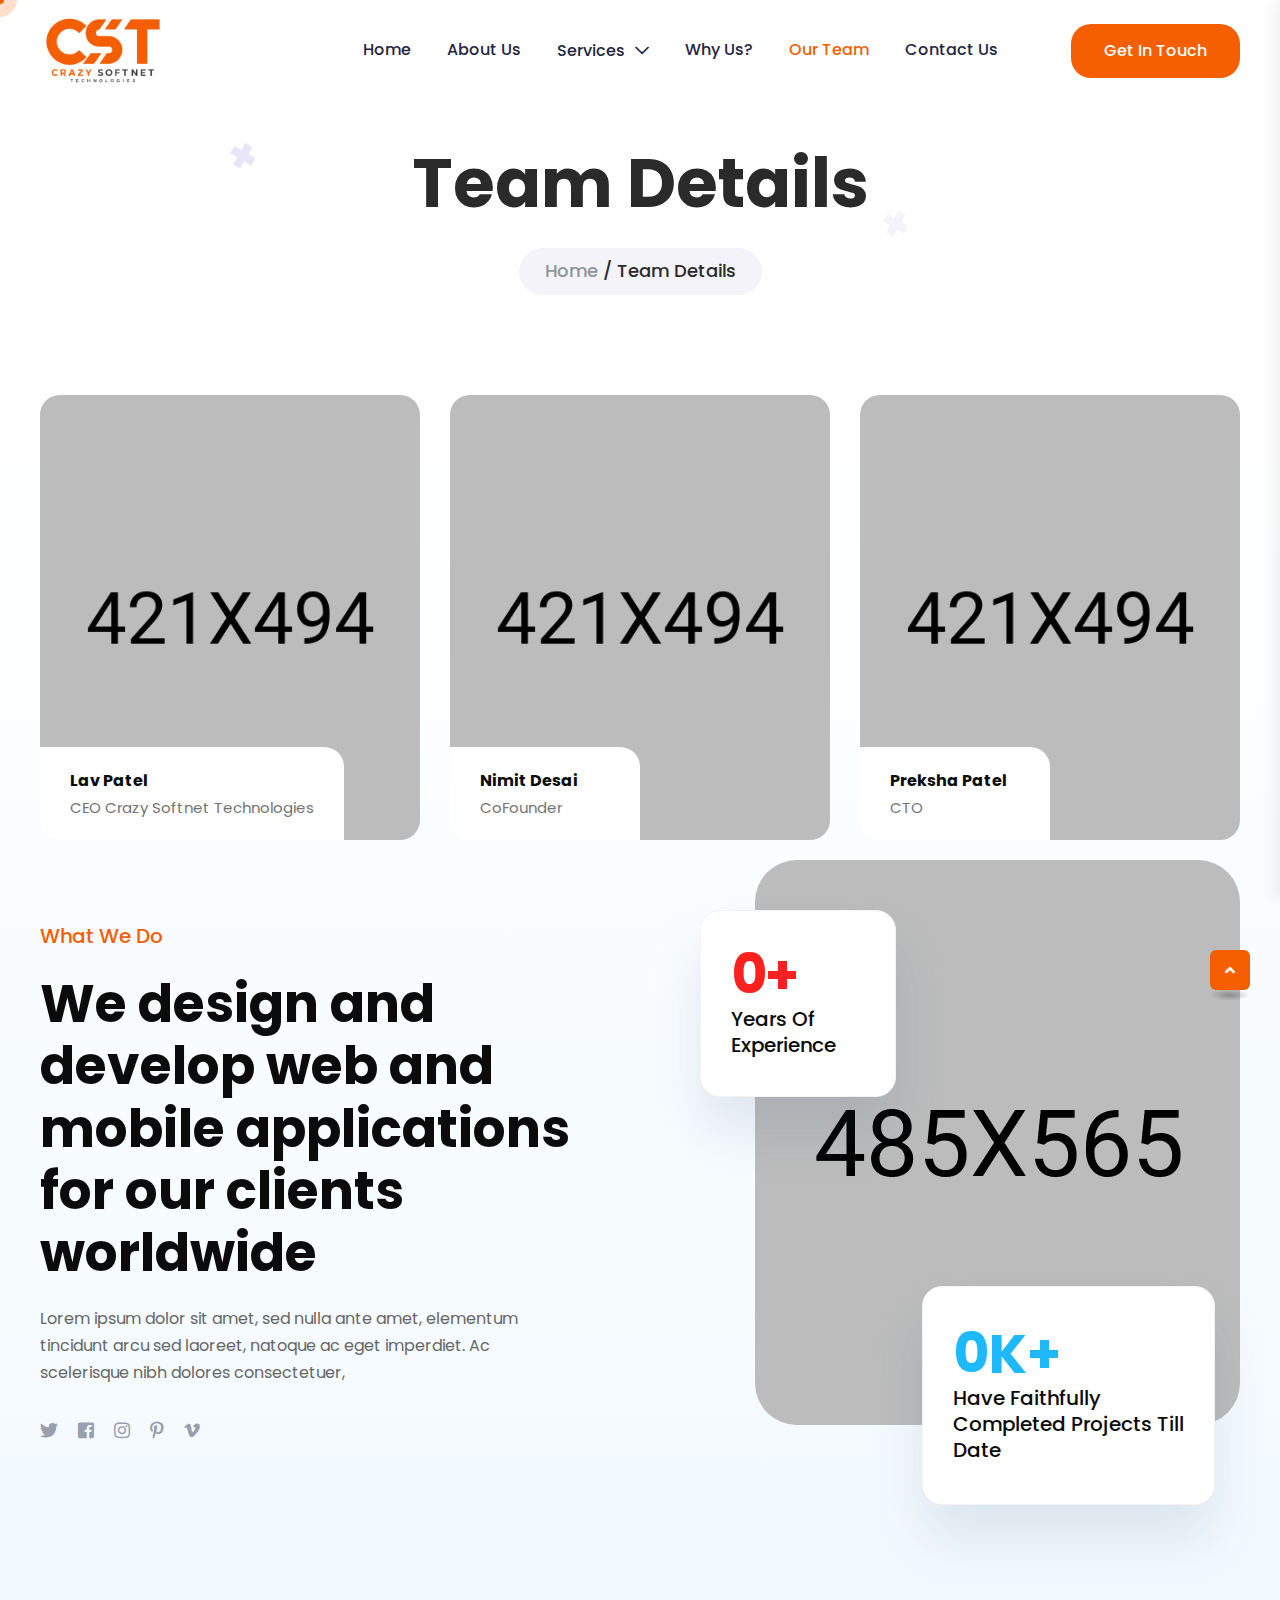
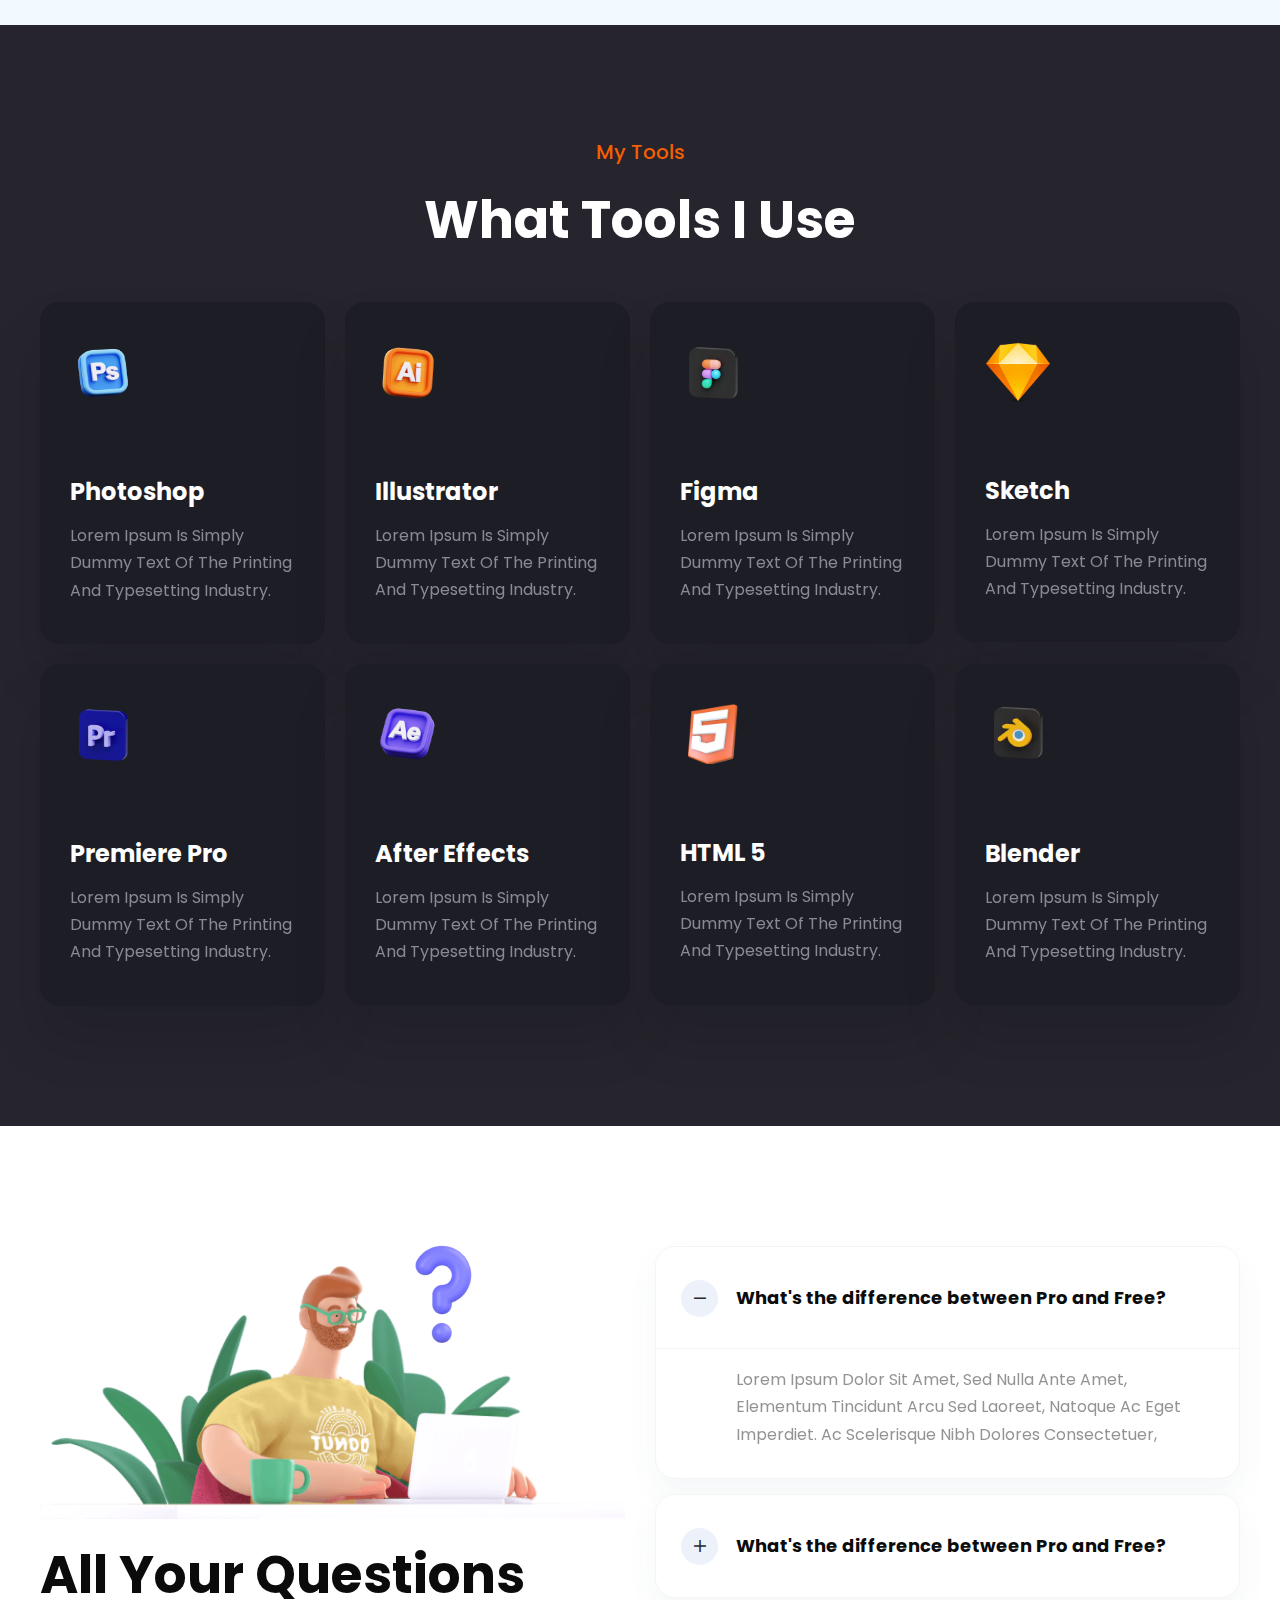
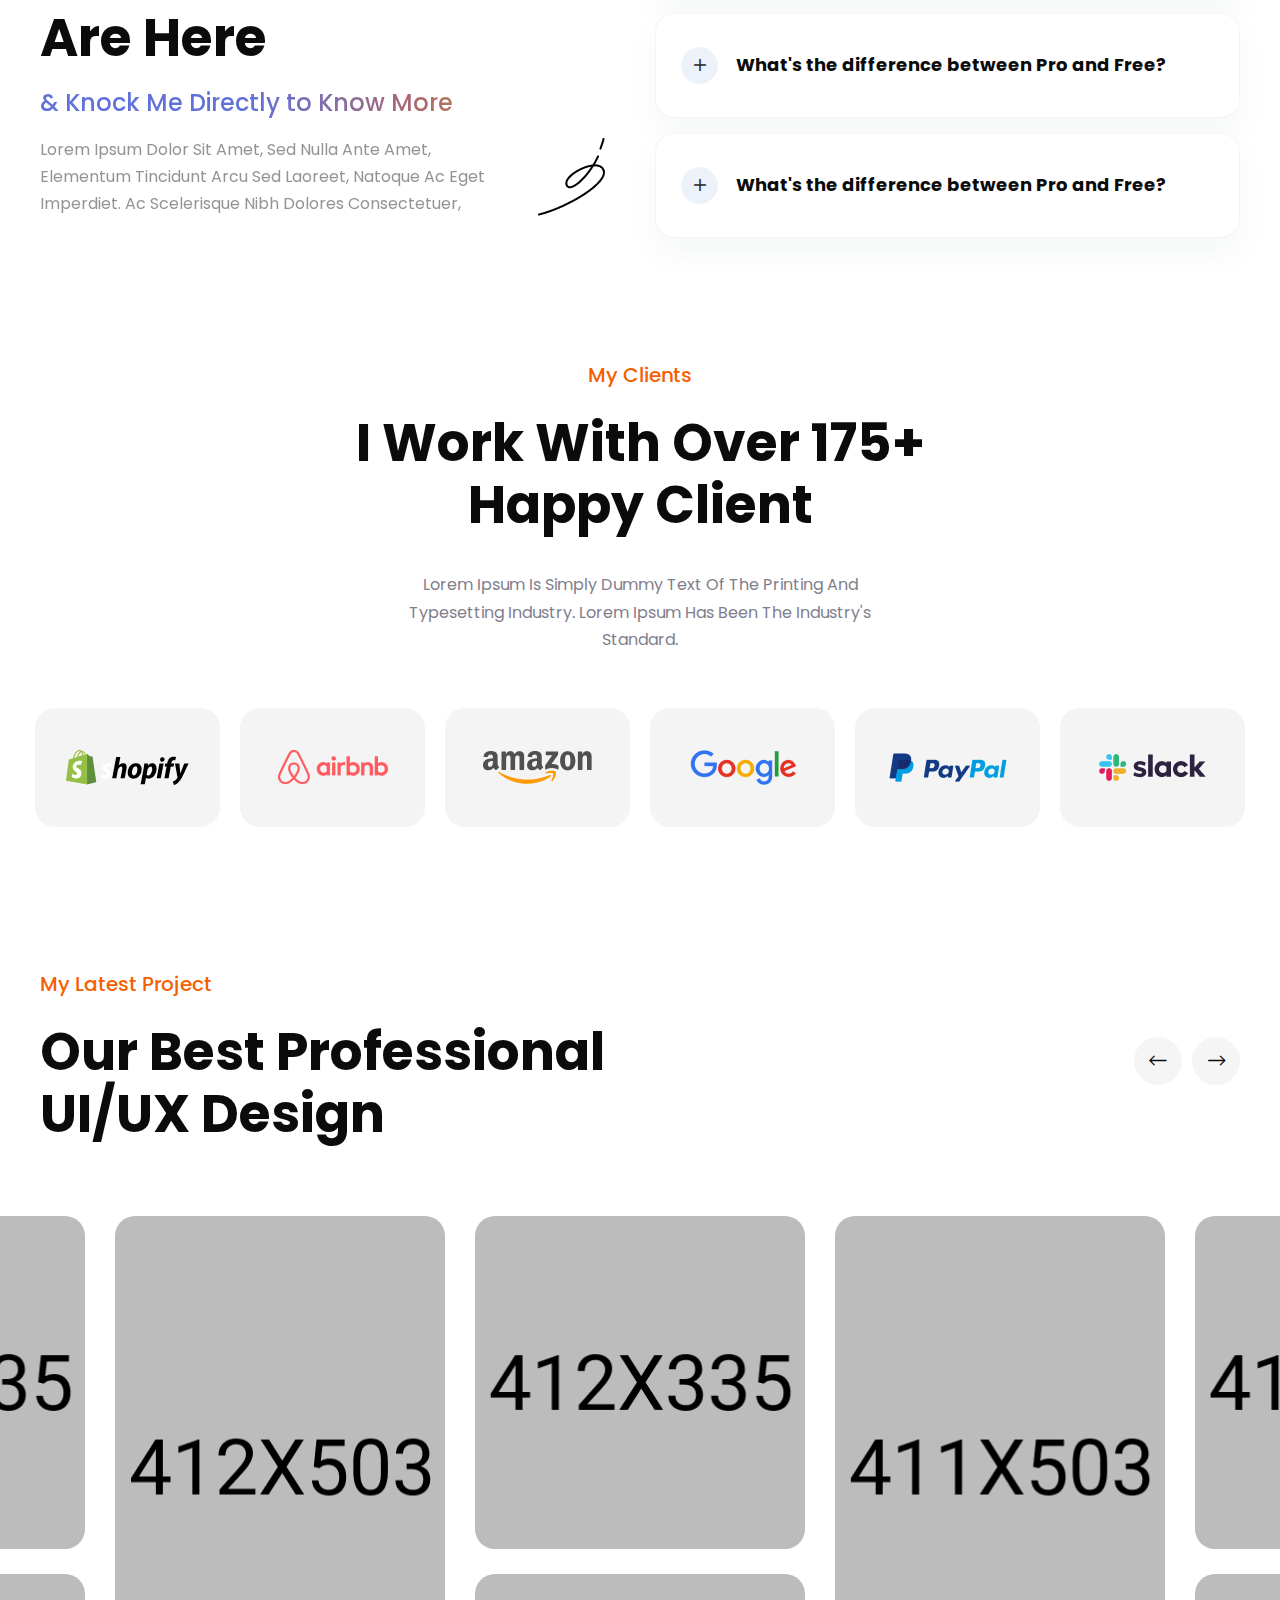
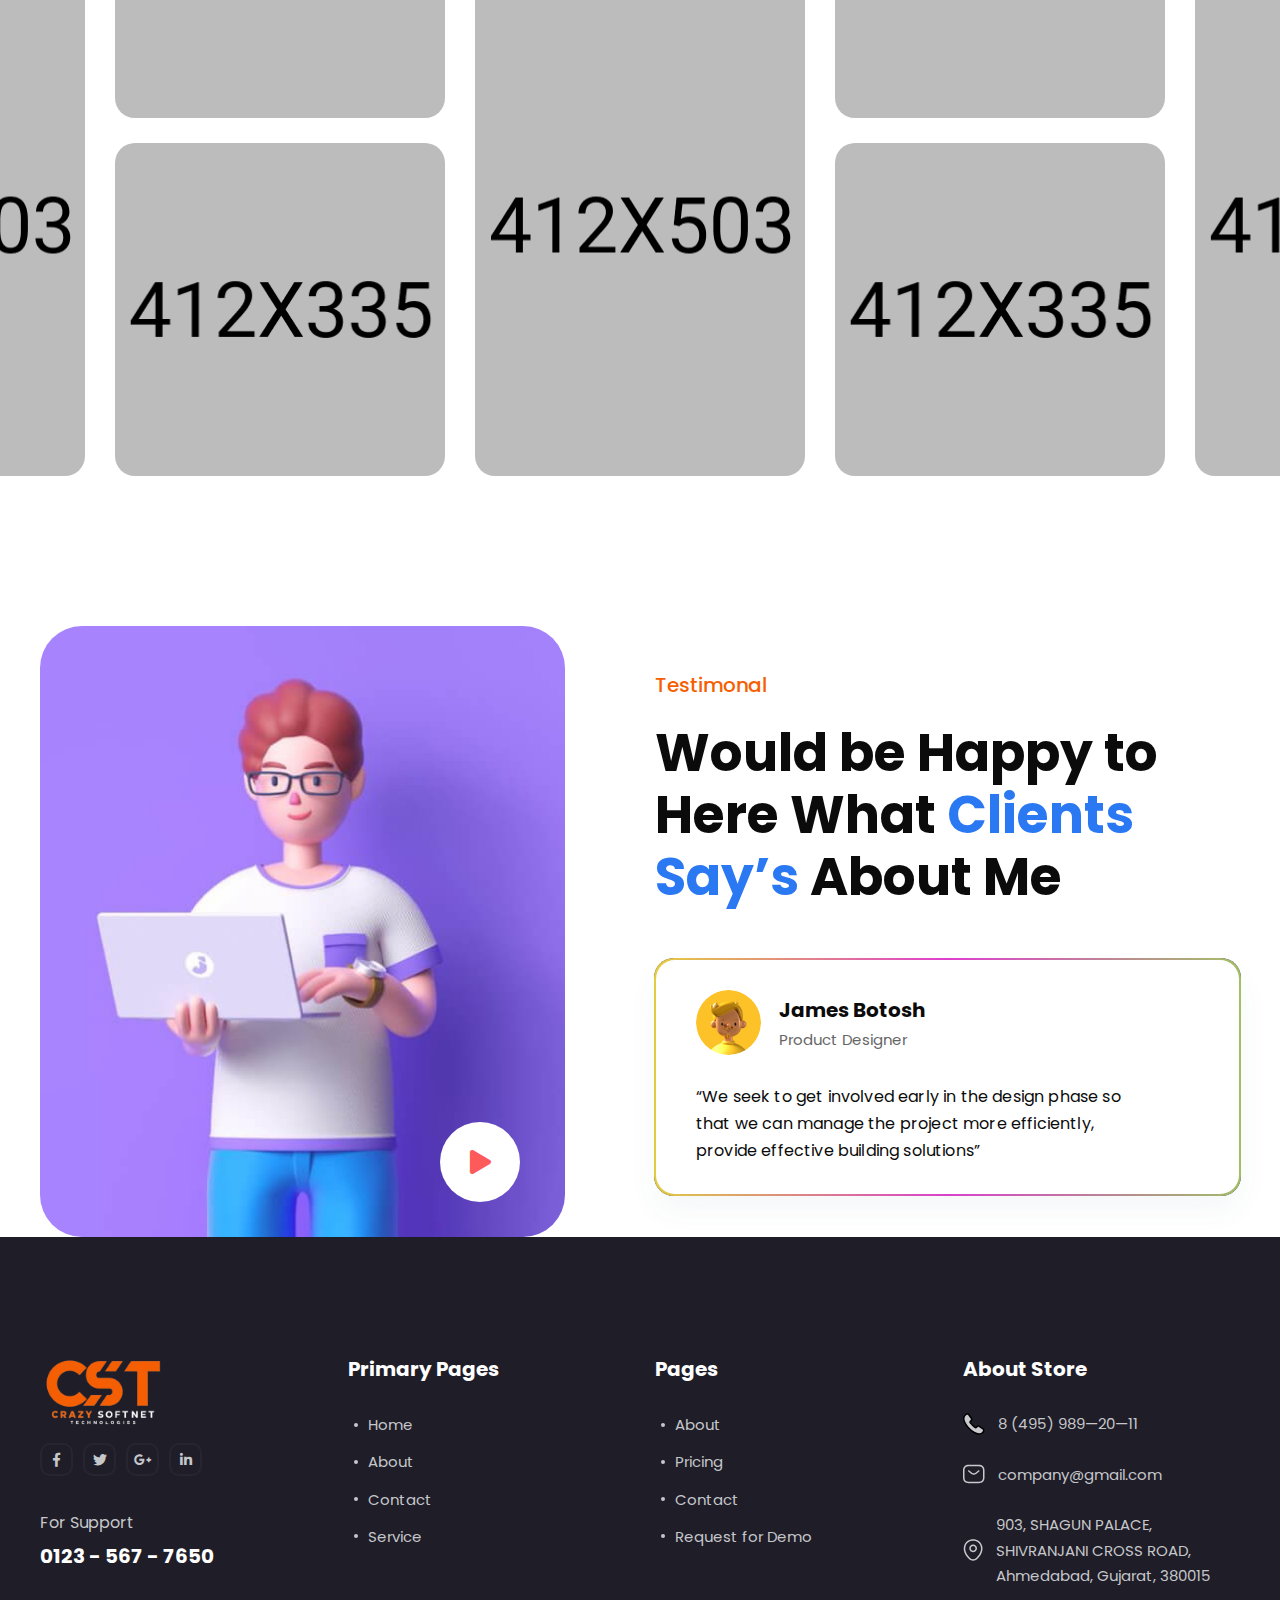
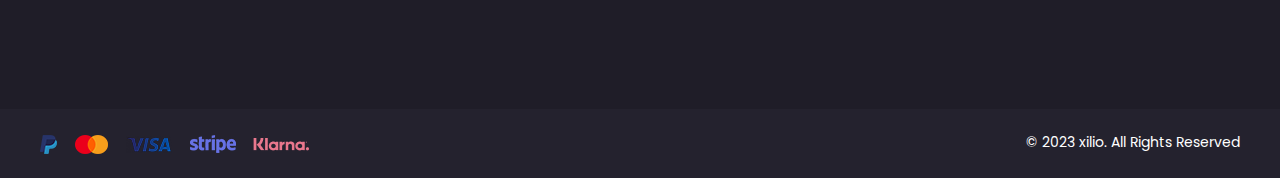
<file: team-details.html>
<!doctype html>
<html class="no-js" lang="en">

<head>
    <meta charset="utf-8">
    <meta http-equiv="x-ua-compatible" content="ie=edge">
    <title>Crazy-Softnet Technologies</title>
    <meta name="description" content="Xolio - Creative Agency Template">
    <meta name="viewport" content="width=device-width, initial-scale=1">

    <link rel="shortcut icon" type="image/x-icon" href="assets/img/favicon.png">
    <!-- Place favicon.ico in the root directory -->

    <!-- CSS here -->
    <link rel="stylesheet" href="assets/css/bootstrap.min.css">
    <link rel="stylesheet" href="assets/css/animate.min.css">
    <link rel="stylesheet" href="assets/css/magnific-popup.css">
    <link rel="stylesheet" href="assets/css/fontawesome-all.min.css">
    <link rel="stylesheet" href="assets/css/swiper-bundle.min.css">
    <link rel="stylesheet" href="assets/css/odometer.css">
    <link rel="stylesheet" href="assets/css/slick.css">
    <link rel="stylesheet" href="assets/css/default.css">
    <link rel="stylesheet" href="assets/css/style.css">
    <link rel="stylesheet" href="assets/css/responsive.css">
</head>

<body>

    <!--Preloader-->
    <div id="preloader">
        <div id="loader" class="loader">
            <div class="loader-container">
                <div class="loader-icon"><img src="assets/img/preloader.png"
                        alt="Crazy-Softnet Technologies"></div>
            </div>
        </div>
    </div>
    <!--Preloader-end -->

    <!-- Custom-cursor -->
    <div class="mouseCursor cursor-outer"></div>
    <div class="mouseCursor cursor-inner"><span>Drag</span></div>
    <!-- Custom-cursor-end -->

    <!-- Scroll-top -->
    <button class="scroll-top scroll-to-target" data-target="html">
        <i class="fas fa-angle-up"></i>
    </button>
    <!-- Scroll-top-end-->

    <!-- header-area -->
    <header>
        <div id="sticky-header" class="menu-area transparent-header">
            <div class="container">
                <div class="row">
                    <div class="col-12">
                        <div class="mobile-nav-toggler"><i class="fas fa-bars"></i></div>
                        <div class="menu-wrap">
                            <nav class="menu-nav">
                                <div class="logo">
                                    <a href="index.html"><img src="assets/img/logo/logo.png" alt="Logo"></a>
                                </div>
                                <div class="navbar-wrap main-menu d-none d-lg-flex">
                                    <ul class="navigation">
                                        <li><a href="index.html">Home</a></li>
                                        <li><a href="about-us.html">About Us</a></li>
                                        <li class="menu-item-has-children"><a href="javascript:void(0)">Services</a>
                                            <ul class="sub-menu">
                                                <li><a href="web-developement.html">Web Development</a></li>
                                                <li><a href="app-developement.html">App Development</a></li>
                                            </ul>
                                        </li>
                                        <li><a href="why-us.html">Why Us?</a></li>
                                        <li class="active"><a href="team-details.html">Our Team</a></li>
                                        <li><a href="contact.html">Contact Us</a></li>

                                        <!-- <li class="menu-item-has-children"><a href="#">pages</a>
                                            <ul class="sub-menu">
                                                <li><a href="about-me.html">About Me</a></li>
                                                <li><a href="team.html">Team Page</a></li>
                                            </ul>
                                        </li> -->
                                        <!-- <li class="menu-item-has-children"><a href="#">News</a>
                                            <ul class="sub-menu">
                                                <li><a href="blog.html">Our Blog</a></li>
                                                <li><a href="blog-details.html">Blog Details</a></li>
                                            </ul>
                                        </li> -->
                                    </ul>
                                </div>
                                <div class="header-action">
                                    <ul class="list-wrap">
                                        <li class="header-btn"><a href="javascript:void(0)" class="btn">Get in touch
                                                <span></span></a></li>
                                    </ul>
                                </div>
                            </nav>
                        </div>

                        <!-- Mobile Menu  -->
                        <div class="mobile-menu">
                            <nav class="menu-box">
                                <div class="close-btn"><i class="fas fa-times"></i></div>
                                <div class="nav-logo">
                                    <a href="index.html"><img src="assets/img/logo/logo.png" alt="Logo"></a>
                                </div>
                                <div class="menu-outer">
                                    <!--Here Menu Will Come Automatically Via Javascript / Same Menu as in Header-->
                                </div>
                                <div class="social-links">
                                    <ul class="clearfix list-wrap">
                                        <li><a href="#"><i class="fab fa-facebook-f"></i></a></li>
                                        <li><a href="#"><i class="fab fa-twitter"></i></a></li>
                                        <li><a href="#"><i class="fab fa-instagram"></i></a></li>
                                        <li><a href="#"><i class="fab fa-linkedin-in"></i></a></li>
                                        <li><a href="#"><i class="fab fa-youtube"></i></a></li>
                                    </ul>
                                </div>
                            </nav>
                        </div>
                        <div class="menu-backdrop"></div>
                        <!-- End Mobile Menu -->

                    </div>
                </div>
            </div>

            <!-- header-contact -->
            <div class="header-contact-wrap">
                <div class="container">
                    <div class="row">
                        <div class="col-lg-8">
                            <div class="left-side-content">
                                <h3 class="title">Contact</h3>
                                <div class="row">
                                    <div class="col-xl-4 col-lg-5 col-md-6">
                                        <div class="contact-info-list">
                                            <ul class="list-wrap">
                                                <li>
                                                    <div class="icon">
                                                        <svg viewBox="0 0 22 20" fill="none"
                                                            xmlns="http://www.w3.org/2000/svg">
                                                            <path fill-rule="evenodd" clip-rule="evenodd"
                                                                d="M1.5 6.5C1.5 4.89295 1.95538 3.86848 2.63534 3.2371C3.32535 2.59637 4.36497 2.25 5.75 2.25H15.75C17.135 2.25 18.1746 2.59637 18.8647 3.2371C19.5446 3.86848 20 4.89295 20 6.5V13.5C20 15.107 19.5446 16.1315 18.8647 16.7629C18.1746 17.4036 17.135 17.75 15.75 17.75H5.75C4.36497 17.75 3.32535 17.4036 2.63534 16.7629C1.95538 16.1315 1.5 15.107 1.5 13.5V6.5ZM5.75 0.75C4.13503 0.75 2.67465 1.15363 1.61466 2.1379C0.544615 3.13152 0 4.60705 0 6.5V13.5C0 15.393 0.544615 16.8685 1.61466 17.8621C2.67465 18.8464 4.13503 19.25 5.75 19.25H15.75C17.365 19.25 18.8254 18.8464 19.8853 17.8621C20.9554 16.8685 21.5 15.393 21.5 13.5V6.5C21.5 4.60705 20.9554 3.13152 19.8853 2.1379C18.8254 1.15363 17.365 0.75 15.75 0.75H5.75ZM16.2181 7.58602C16.5417 7.32751 16.5945 6.85558 16.336 6.53194C16.0775 6.20829 15.6056 6.15548 15.2819 6.41398L12.1529 8.91324L12.1525 8.91352C11.3961 9.51536 10.0946 9.51549 9.33799 8.91393L6.21898 6.41471C5.89574 6.1557 5.42373 6.20778 5.16471 6.53102C4.9057 6.85426 4.95778 7.32627 5.28102 7.58529L8.40101 10.0853L8.40286 10.0868C9.70626 11.1244 11.7837 11.1244 13.0871 10.0868L13.0881 10.086L16.2181 7.58602Z" />
                                                        </svg>
                                                    </div>
                                                    <div class="content">
                                                        <a href="mailto:company@gmail.com">company@gmail.com</a>
                                                    </div>
                                                </li>
                                                <li>
                                                    <div class="icon">
                                                        <svg viewBox="0 0 20 22" fill="none"
                                                            xmlns="http://www.w3.org/2000/svg">
                                                            <path fill-rule="evenodd" clip-rule="evenodd"
                                                                d="M2.48199 7.65591C3.37522 3.73032 6.71708 1.74769 10.1338 1.75C13.5508 1.75231 16.8905 3.73971 17.7791 7.66556L17.7791 7.6656C18.8362 12.3354 15.943 16.3756 13.2111 18.999L13.2097 19.0004C11.4913 20.659 8.77127 20.661 7.04076 18.9997C4.31866 16.3762 1.42493 12.3261 2.48199 7.65591ZM10.1348 0.250002C14.1154 0.252693 18.1706 2.60029 19.2421 7.33441C20.4848 12.8239 17.0589 17.3834 14.251 20.08C11.9497 22.3008 8.31046 22.2989 6.00106 20.0809L6.00012 20.08C3.20236 17.3836 -0.22362 12.8139 1.01908 7.32441L1.01926 7.32364C2.09618 2.58953 6.1542 0.247312 10.1348 0.250002ZM7.76166 9.30994C7.76166 8.00103 8.82274 6.93994 10.1317 6.93994C11.4406 6.93994 12.5017 8.00103 12.5017 9.30994C12.5017 10.6189 11.4406 11.6799 10.1317 11.6799C8.82274 11.6799 7.76166 10.6189 7.76166 9.30994ZM10.1317 5.43994C7.99432 5.43994 6.26166 7.1726 6.26166 9.30994C6.26166 11.4473 7.99432 13.1799 10.1317 13.1799C12.269 13.1799 14.0017 11.4473 14.0017 9.30994C14.0017 7.1726 12.269 5.43994 10.1317 5.43994Z" />
                                                        </svg>
                                                    </div>
                                                    <div class="content">
                                                        <span>903, SHAGUN PALACE, SHIVRANJANI CROSS ROAD, Ahmedabad, Gujarat, 380015</span>
                                                    </div>
                                                </li>
                                                <li>
                                                    <div class="icon">
                                                        <svg viewBox="0 0 22 22" fill="none"
                                                            xmlns="http://www.w3.org/2000/svg">
                                                            <path fill-rule="evenodd" clip-rule="evenodd"
                                                                d="M1.5 11C1.5 5.89421 5.64421 1.75 10.75 1.75C15.8558 1.75 20 5.89421 20 11C20 16.1058 15.8558 20.25 10.75 20.25C5.64421 20.25 1.5 16.1058 1.5 11ZM10.75 0.25C4.81579 0.25 0 5.06579 0 11C0 16.9342 4.81579 21.75 10.75 21.75C16.6842 21.75 21.5 16.9342 21.5 11C21.5 5.06579 16.6842 0.25 10.75 0.25ZM11.1289 6.50977C11.1289 6.09555 10.7931 5.75977 10.3789 5.75977C9.96469 5.75977 9.62891 6.09555 9.62891 6.50977V10.6098C9.62891 11.0862 9.79027 11.5637 10.0149 11.9576C10.2393 12.3511 10.5673 12.7322 10.9755 12.9744L10.9766 12.975L14.0746 14.8238C14.4303 15.0361 14.8907 14.9198 15.1029 14.5641C15.3152 14.2084 15.1989 13.748 14.8432 13.5357L11.7433 11.6857L11.7413 11.6845C11.6099 11.6067 11.4483 11.4431 11.3179 11.2145C11.1875 10.9859 11.1289 10.7633 11.1289 10.6098V6.50977Z" />
                                                        </svg>
                                                    </div>
                                                    <div class="content">
                                                        <span>7 Days a week <br> from 10-00 am to 6-00 pm</span>
                                                    </div>
                                                </li>
                                            </ul>
                                            <div class="lats-chat">
                                                <a href="contact.html">Let's Chat</a>
                                            </div>
                                        </div>
                                    </div>
                                    <div class="col-xl-8 col-lg-7 col-md-6">
                                        <div class="our-best-project">
                                            <div class="content">
                                                <h4 class="title">One of Our <span>Best Ongoing</span> Projects</h4>
                                                <a href="why-us.html" class="btn">Details <span></span></a>
                                            </div>
                                            <div class="thumb">
                                                <img src="assets/img/images/our_project_img.png" alt="">
                                            </div>
                                        </div>
                                    </div>
                                </div>
                            </div>
                        </div>
                        <div class="col-lg-4">
                            <div class="customer-support-wrap">
                                <h4 class="title">Customer Support</h4>
                                <div class="customer-support-content">
                                    <div class="content-top">
                                        <img src="assets/img/images/support_img.png" alt="">
                                        <h4 class="title">Need Help Choosing a Plan?</h4>
                                    </div>
                                    <p>We offer solutions for businesses of all sizes. For questions about our plans and
                                        products,,
                                        contact our team of experts. <a href="contact.html">Get in touch</a></p>
                                </div>
                                <div class="content-bottom">
                                    <a href="contact.html">Support</a>
                                    <!-- <a href="contact.html">Documentation</a> -->
                                </div>
                            </div>
                        </div>
                    </div>
                </div>
            </div>
            <div class="body-contact-overlay"></div>
            <!-- header-contact-end -->
        </div>
    </header>
    <!-- header-area-end -->



    <!-- main-area -->
    <main>

        <!-- breadcrumb-area -->
        <section class="breadcrumb-area about-me-breadcrumb pt-175 pb-110">
            <div class="container">
                <div class="row">
                    <div class="col-12">
                        <div class="breadcrumb-content">
                            <h2 class="title">Team Details</h2>
                            <nav aria-label="breadcrumb">
                                <ol class="breadcrumb">
                                    <li class="breadcrumb-item"><a href="index.html">Home</a></li>
                                    <li class="breadcrumb-item active" aria-current="page">Team Details</li>
                                </ol>
                            </nav>
                        </div>
                    </div>
                </div>
            </div>
            <div class="breadcrumb-shape-wrap">
                <img src="assets/img/images/breadcrumb_shape01.png" alt="">
                <img src="assets/img/images/breadcrumb_shape02.png" alt="">
            </div>
        </section>
        <!-- breadcrumb-area-end -->

        <!-- developr-area -->
        <section class="developr-area-two pb-120">
            <div class="container">
                <div class="row align-items-center justify-content-center">
                    <div class="col-lg-4 col-md-6 col-sm-10">
                        <div class="team-item">
                            <div class="team-thumb">
                                <a href="team-details.html"><img src="assets/img/team/inner_team02.jpg" alt=""></a>
                            </div>
                            <div class="team-content">
                                <h2 class="title"><a href="team-details.html">Lav Patel</a></h2>
                                <span>CEO Crazy Softnet Technologies</span>
                                <div class="team-social">
                                    <ul class="list-wrap">
                                        <li><a href="#"><i class="fab fa-facebook-f"></i></a></li>
                                        <li><a href="#"><i class="fab fa-twitter"></i></a></li>
                                        <li><a href="#"><i class="fab fa-linkedin-in"></i></a></li>
                                        <li><a href="#"><i class="fab fa-behance"></i></a></li>
                                    </ul>
                                </div>
                            </div>
                        </div>
                    </div>
                    <div class="col-lg-4 col-md-6 col-sm-10">
                        <div class="team-item">
                            <div class="team-thumb">
                                <a href="team-details.html"><img src="assets/img/team/inner_team02.jpg" alt=""></a>
                            </div>
                            <div class="team-content">
                                <h2 class="title"><a href="team-details.html">Nimit Desai</a></h2>
                                <span>CoFounder</span>
                                <div class="team-social">
                                    <ul class="list-wrap">
                                        <li><a href="#"><i class="fab fa-facebook-f"></i></a></li>
                                        <li><a href="#"><i class="fab fa-twitter"></i></a></li>
                                        <li><a href="#"><i class="fab fa-linkedin-in"></i></a></li>
                                        <li><a href="#"><i class="fab fa-behance"></i></a></li>
                                    </ul>
                                </div>
                            </div>
                        </div>
                    </div>
                    <div class="col-lg-4 col-md-6 col-sm-10">
                        <div class="team-item">
                            <div class="team-thumb">
                                <a href="team-details.html"><img src="assets/img/team/inner_team02.jpg" alt=""></a>
                            </div>
                            <div class="team-content">
                                <h2 class="title"><a href="team-details.html">Preksha Patel</a></h2>
                                <span>CTO</span>
                                <div class="team-social">
                                    <ul class="list-wrap">
                                        <li><a href="#"><i class="fab fa-facebook-f"></i></a></li>
                                        <li><a href="#"><i class="fab fa-twitter"></i></a></li>
                                        <li><a href="#"><i class="fab fa-linkedin-in"></i></a></li>
                                        <li><a href="#"><i class="fab fa-behance"></i></a></li>
                                    </ul>
                                </div>
                            </div>
                        </div>
                    </div>
                    <div class="col-lg-6 col-md-9 order-0 order-lg-2">
                        <div class="developr-img">
                            <img src="assets/img/images/developer_img.png" alt="">
                            <div class="work-experience-wrap">
                                <h2 class="count"><span class="odometer" data-count="18"></span>+</h2>
                                <p>Years Of Experience</p>
                            </div>
                            <div class="project-completed-wrap">
                                <h2 class="count"><span class="odometer" data-count="5"></span>K+</h2>
                                <p>Have Faithfully Completed Projects Till Date</p>
                            </div>
                        </div>
                    </div>
                    <div class="col-lg-6">
                        <div class="developr-content-two">
                            <div class="section-title title-style-two mb-20">
                                <span class="sub-title">What We Do</span>
                                <h2 class="title">We design and develop web and mobile applications for our clients
                                    worldwide</h2>
                            </div>
                            <p>Lorem ipsum dolor sit amet, sed nulla ante amet, elementum tincidunt arcu sed laoreet,
                                natoque ac eget imperdiet. Ac scelerisque nibh dolores consectetuer,</p>
                            <div class="developr-social">
                                <ul class="list-wrap">
                                    <li><a href="#"><i class="fab fa-twitter"></i></a></li>
                                    <li><a href="#"><i class="fab fa-facebook-square"></i></a></li>
                                    <li><a href="#"><i class="fab fa-instagram"></i></a></li>
                                    <li><a href="#"><i class="fab fa-pinterest-p"></i></a></li>
                                    <li><a href="#"><i class="fab fa-vimeo-v"></i></a></li>
                                </ul>
                            </div>
                        </div>
                    </div>
                </div>
            </div>
        </section>
        <!-- developr-area-end -->

        <!-- tools-area -->
        <section class="tools-area">
            <div class="container">
                <div class="row justify-content-center">
                    <div class="col-lg-6">
                        <div class="section-title title-style-two white-title text-center mb-50">
                            <span class="sub-title">My Tools</span>
                            <h2 class="title">What Tools I Use</h2>
                        </div>
                    </div>
                </div>
                <div class="tools-item-wrap">
                    <div class="row justify-content-center">
                        <div class="col-xl-3 col-lg-4 col-md-6 col-sm-8">
                            <div class="tools-item">
                                <div class="tools-icon">
                                    <img src="assets/img/icon/tools_icon01.png" alt="">
                                </div>
                                <div class="tools-content">
                                    <h3 class="title">Photoshop</h3>
                                    <p>Lorem Ipsum is simply dummy text of the printing and typesetting industry.</p>
                                </div>
                            </div>
                        </div>
                        <div class="col-xl-3 col-lg-4 col-md-6 col-sm-8">
                            <div class="tools-item">
                                <div class="tools-icon">
                                    <img src="assets/img/icon/tools_icon02.png" alt="">
                                </div>
                                <div class="tools-content">
                                    <h3 class="title">Illustrator</h3>
                                    <p>Lorem Ipsum is simply dummy text of the printing and typesetting industry.</p>
                                </div>
                            </div>
                        </div>
                        <div class="col-xl-3 col-lg-4 col-md-6 col-sm-8">
                            <div class="tools-item">
                                <div class="tools-icon">
                                    <img src="assets/img/icon/tools_icon03.png" alt="">
                                </div>
                                <div class="tools-content">
                                    <h3 class="title">Figma</h3>
                                    <p>Lorem Ipsum is simply dummy text of the printing and typesetting industry.</p>
                                </div>
                            </div>
                        </div>
                        <div class="col-xl-3 col-lg-4 col-md-6 col-sm-8">
                            <div class="tools-item">
                                <div class="tools-icon">
                                    <img src="assets/img/icon/tools_icon04.png" alt="">
                                </div>
                                <div class="tools-content">
                                    <h3 class="title">Sketch</h3>
                                    <p>Lorem Ipsum is simply dummy text of the printing and typesetting industry.</p>
                                </div>
                            </div>
                        </div>
                        <div class="col-xl-3 col-lg-4 col-md-6 col-sm-8">
                            <div class="tools-item">
                                <div class="tools-icon">
                                    <img src="assets/img/icon/tools_icon05.png" alt="">
                                </div>
                                <div class="tools-content">
                                    <h3 class="title">Premiere Pro</h3>
                                    <p>Lorem Ipsum is simply dummy text of the printing and typesetting industry.</p>
                                </div>
                            </div>
                        </div>
                        <div class="col-xl-3 col-lg-4 col-md-6 col-sm-8">
                            <div class="tools-item">
                                <div class="tools-icon">
                                    <img src="assets/img/icon/tools_icon06.png" alt="">
                                </div>
                                <div class="tools-content">
                                    <h3 class="title">After Effects</h3>
                                    <p>Lorem Ipsum is simply dummy text of the printing and typesetting industry.</p>
                                </div>
                            </div>
                        </div>
                        <div class="col-xl-3 col-lg-4 col-md-6 col-sm-8">
                            <div class="tools-item">
                                <div class="tools-icon">
                                    <img src="assets/img/icon/tools_icon07.png" alt="">
                                </div>
                                <div class="tools-content">
                                    <h3 class="title">HTML 5</h3>
                                    <p>Lorem Ipsum is simply dummy text of the printing and typesetting industry.</p>
                                </div>
                            </div>
                        </div>
                        <div class="col-xl-3 col-lg-4 col-md-6 col-sm-8">
                            <div class="tools-item">
                                <div class="tools-icon">
                                    <img src="assets/img/icon/tools_icon08.png" alt="">
                                </div>
                                <div class="tools-content">
                                    <h3 class="title">Blender</h3>
                                    <p>Lorem Ipsum is simply dummy text of the printing and typesetting industry.</p>
                                </div>
                            </div>
                        </div>
                    </div>
                </div>
            </div>
        </section>
        <!-- tools-area-end -->

        <!-- faq-area -->
        <section class="faq-area pt-120">
            <div class="container">
                <div class="row align-items-center">
                    <div class="col-lg-6">
                        <div class="faq-img">
                            <img src="assets/img/images/faq_img.png" alt="">
                            <img src="assets/img/images/faq_img02.png" alt="">
                        </div>
                        <div class="faq-content">
                            <div class="section-title title-style-two mb-20">
                                <h2 class="title">All Your Questions <br> Are Here</h2>
                            </div>
                            <h3 class="title-two">& Knock Me Directly to Know More</h3>
                            <p>Lorem ipsum dolor sit amet, sed nulla ante amet, elementum tincidunt arcu sed laoreet,
                                natoque ac eget imperdiet. Ac scelerisque nibh dolores consectetuer,</p>
                        </div>
                    </div>
                    <div class="col-lg-6">
                        <div class="accordion faq-wrap" id="accordionExample">
                            <div class="accordion-item">
                                <h2 class="accordion-header" id="headingOne">
                                    <button class="accordion-button" type="button" data-bs-toggle="collapse"
                                        data-bs-target="#collapseOne" aria-expanded="true" aria-controls="collapseOne">
                                        What's the difference between Pro and Free?
                                    </button>
                                </h2>
                                <div id="collapseOne" class="accordion-collapse collapse show"
                                    aria-labelledby="headingOne" data-bs-parent="#accordionExample">
                                    <div class="accordion-body">
                                        <p>Lorem ipsum dolor sit amet, sed nulla ante amet, elementum tincidunt arcu sed
                                            laoreet, natoque ac eget imperdiet. Ac scelerisque nibh dolores
                                            consectetuer,</p>
                                    </div>
                                </div>
                            </div>
                            <div class="accordion-item">
                                <h2 class="accordion-header" id="headingTwo">
                                    <button class="accordion-button collapsed" type="button" data-bs-toggle="collapse"
                                        data-bs-target="#collapseTwo" aria-expanded="false" aria-controls="collapseTwo">
                                        What's the difference between Pro and Free?
                                    </button>
                                </h2>
                                <div id="collapseTwo" class="accordion-collapse collapse" aria-labelledby="headingTwo"
                                    data-bs-parent="#accordionExample">
                                    <div class="accordion-body">
                                        <p>Lorem ipsum dolor sit amet, sed nulla ante amet, elementum tincidunt arcu sed
                                            laoreet, natoque ac eget imperdiet. Ac scelerisque nibh dolores
                                            consectetuer,</p>
                                    </div>
                                </div>
                            </div>
                            <div class="accordion-item">
                                <h2 class="accordion-header" id="headingThree">
                                    <button class="accordion-button collapsed" type="button" data-bs-toggle="collapse"
                                        data-bs-target="#collapseThree" aria-expanded="false"
                                        aria-controls="collapseThree">
                                        What's the difference between Pro and Free?
                                    </button>
                                </h2>
                                <div id="collapseThree" class="accordion-collapse collapse"
                                    aria-labelledby="headingThree" data-bs-parent="#accordionExample">
                                    <div class="accordion-body">
                                        <p>Lorem ipsum dolor sit amet, sed nulla ante amet, elementum tincidunt arcu sed
                                            laoreet, natoque ac eget imperdiet. Ac scelerisque nibh dolores
                                            consectetuer,</p>
                                    </div>
                                </div>
                            </div>
                            <div class="accordion-item">
                                <h2 class="accordion-header" id="headingFour">
                                    <button class="accordion-button collapsed" type="button" data-bs-toggle="collapse"
                                        data-bs-target="#collapseFour" aria-expanded="false"
                                        aria-controls="collapseFour">
                                        What's the difference between Pro and Free?
                                    </button>
                                </h2>
                                <div id="collapseFour" class="accordion-collapse collapse" aria-labelledby="headingFour"
                                    data-bs-parent="#accordionExample">
                                    <div class="accordion-body">
                                        <p>Lorem ipsum dolor sit amet, sed nulla ante amet, elementum tincidunt arcu sed
                                            laoreet, natoque ac eget imperdiet. Ac scelerisque nibh dolores
                                            consectetuer,</p>
                                    </div>
                                </div>
                            </div>
                        </div>
                    </div>
                </div>
            </div>
            <div class="faq-shape-wrap">
                <img src="assets/img/images/faq_shape.png" alt="">
            </div>
        </section>
        <!-- faq-area-end -->

        <!-- client-area -->
        <section class="client-area pt-120">
            <div class="container">
                <div class="row justify-content-center">
                    <div class="col-xl-6 col-lg-8">
                        <div class="section-title title-style-two text-center mb-55">
                            <span class="sub-title">My Clients</span>
                            <h2 class="title">I Work With Over 175+ Happy Client</h2>
                            <p>Lorem Ipsum is simply dummy text of the printing and typesetting industry. Lorem Ipsum
                                has been the industry's standard.</p>
                        </div>
                    </div>
                </div>
                <div class="row brand-active">
                    <div class="col-12">
                        <div class="brand-item">
                            <img src="assets/img/brand/h3_brand_img01.png" alt="">
                        </div>
                    </div>
                    <div class="col-12">
                        <div class="brand-item">
                            <img src="assets/img/brand/h3_brand_img02.png" alt="">
                        </div>
                    </div>
                    <div class="col-12">
                        <div class="brand-item">
                            <img src="assets/img/brand/h3_brand_img03.png" alt="">
                        </div>
                    </div>
                    <div class="col-12">
                        <div class="brand-item">
                            <img src="assets/img/brand/h3_brand_img04.png" alt="">
                        </div>
                    </div>
                    <div class="col-12">
                        <div class="brand-item">
                            <img src="assets/img/brand/h3_brand_img05.png" alt="">
                        </div>
                    </div>
                    <div class="col-12">
                        <div class="brand-item">
                            <img src="assets/img/brand/h3_brand_img06.png" alt="">
                        </div>
                    </div>
                </div>
            </div>
        </section>
        <!-- client-area-end -->

        <!-- project-area -->
        <section class="inner-projcet-area-two pt-140 pb-125">
            <div class="container">
                <div class="row align-items-center">
                    <div class="col-md-8">
                        <div class="section-title title-style-two mb-70">
                            <span class="sub-title">My Latest Project</span>
                            <h2 class="title">Our Best Professional <br> UI/UX Design</h2>
                        </div>
                    </div>
                    <div class="col-md-4">
                        <div class="inner-project-nav"></div>
                    </div>
                </div>
            </div>
            <div class="container-fulid p-0">
                <div class="inner-projcet-wrap-two">
                    <div class="row g-0 inner-project-active">
                        <div class="col-lg-4">
                            <div class="inner-project-item horizoital-item">
                                <div class="inner-project-thumb">
                                    <a href="why-us.html"><img src="assets/img/project/inner_two_project01.jpg"
                                            alt=""></a>
                                </div>
                                <div class="inner-project-content">
                                    <h3 class="title"><a href="why-us.html">Motion Design</a></h3>
                                    <p>Lorem Ipsum is simply</p>
                                </div>
                            </div>
                            <div class="inner-project-item vertical-item">
                                <div class="inner-project-thumb">
                                    <a href="why-us.html"><img src="assets/img/project/inner_two_project02.jpg"
                                            alt=""></a>
                                </div>
                                <div class="inner-project-content">
                                    <h3 class="title"><a href="why-us.html">Motion Design</a></h3>
                                    <p>Lorem Ipsum is simply</p>
                                </div>
                            </div>
                        </div>
                        <div class="col-lg-4">
                            <div class="inner-project-item horizoital-item">
                                <div class="inner-project-thumb">
                                    <a href="why-us.html"><img src="assets/img/project/inner_two_project04.jpg"
                                            alt=""></a>
                                </div>
                                <div class="inner-project-content">
                                    <h3 class="title"><a href="why-us.html">Motion Design</a></h3>
                                    <p>Lorem Ipsum is simply</p>
                                </div>
                            </div>
                            <div class="inner-project-item vertical-item">
                                <div class="inner-project-thumb">
                                    <a href="why-us.html"><img src="assets/img/project/inner_two_project03.jpg"
                                            alt=""></a>
                                </div>
                                <div class="inner-project-content">
                                    <h3 class="title"><a href="why-us.html">Motion Design</a></h3>
                                    <p>Lorem Ipsum is simply</p>
                                </div>
                            </div>
                        </div>
                        <div class="col-lg-4">
                            <div class="inner-project-item horizoital-item">
                                <div class="inner-project-thumb">
                                    <a href="why-us.html"><img src="assets/img/project/inner_two_project05.jpg"
                                            alt=""></a>
                                </div>
                                <div class="inner-project-content">
                                    <h3 class="title"><a href="why-us.html">Motion Design</a></h3>
                                    <p>Lorem Ipsum is simply</p>
                                </div>
                            </div>
                            <div class="inner-project-item vertical-item">
                                <div class="inner-project-thumb">
                                    <a href="why-us.html"><img src="assets/img/project/inner_two_project06.jpg"
                                            alt=""></a>
                                </div>
                                <div class="inner-project-content">
                                    <h3 class="title"><a href="why-us.html">Motion Design</a></h3>
                                    <p>Lorem Ipsum is simply</p>
                                </div>
                            </div>
                        </div>
                        <div class="col-lg-4">
                            <div class="inner-project-item horizoital-item">
                                <div class="inner-project-thumb">
                                    <a href="why-us.html"><img src="assets/img/project/inner_two_project08.jpg"
                                            alt=""></a>
                                </div>
                                <div class="inner-project-content">
                                    <h3 class="title"><a href="why-us.html">Motion Design</a></h3>
                                    <p>Lorem Ipsum is simply</p>
                                </div>
                            </div>
                            <div class="inner-project-item vertical-item">
                                <div class="inner-project-thumb">
                                    <a href="why-us.html"><img src="assets/img/project/inner_two_project07.jpg"
                                            alt=""></a>
                                </div>
                                <div class="inner-project-content">
                                    <h3 class="title"><a href="why-us.html">Motion Design</a></h3>
                                    <p>Lorem Ipsum is simply</p>
                                </div>
                            </div>
                        </div>
                        <div class="col-lg-4">
                            <div class="inner-project-item horizoital-item">
                                <div class="inner-project-thumb">
                                    <a href="why-us.html"><img src="assets/img/project/inner_two_project09.jpg"
                                            alt=""></a>
                                </div>
                                <div class="inner-project-content">
                                    <h3 class="title"><a href="why-us.html">Motion Design</a></h3>
                                    <p>Lorem Ipsum is simply</p>
                                </div>
                            </div>
                            <div class="inner-project-item vertical-item">
                                <div class="inner-project-thumb">
                                    <a href="why-us.html"><img src="assets/img/project/inner_two_project10.jpg"
                                            alt=""></a>
                                </div>
                                <div class="inner-project-content">
                                    <h3 class="title"><a href="why-us.html">Motion Design</a></h3>
                                    <p>Lorem Ipsum is simply</p>
                                </div>
                            </div>
                        </div>
                        <div class="col-lg-4">
                            <div class="inner-project-item horizoital-item">
                                <div class="inner-project-thumb">
                                    <a href="why-us.html"><img src="assets/img/project/inner_two_project08.jpg"
                                            alt=""></a>
                                </div>
                                <div class="inner-project-content">
                                    <h3 class="title"><a href="why-us.html">Motion Design</a></h3>
                                    <p>Lorem Ipsum is simply</p>
                                </div>
                            </div>
                            <div class="inner-project-item vertical-item">
                                <div class="inner-project-thumb">
                                    <a href="why-us.html"><img src="assets/img/project/inner_two_project07.jpg"
                                            alt=""></a>
                                </div>
                                <div class="inner-project-content">
                                    <h3 class="title"><a href="why-us.html">Motion Design</a></h3>
                                    <p>Lorem Ipsum is simply</p>
                                </div>
                            </div>
                        </div>
                    </div>
                </div>
            </div>
        </section>
        <!-- project-area-end -->

        <!-- testimonial-area -->
        <section class="testimonial-area-six">
            <div class="container">
                <div class="row align-items-center justify-content-center">
                    <div class="col-lg-6 col-md-9">
                        <div class="testimonial-img">
                            <img src="assets/img/images/testimonial_img.jpg" alt="">
                            <a href="https://www.youtube.com/watch?v=bixR-KIJKYM" class="play-btn popup-video"><i
                                    class="fas fa-play"></i></a>
                        </div>
                    </div>
                    <div class="col-lg-6">
                        <div class="testimonial-content">
                            <div class="section-title title-style-two mb-50">
                                <span class="sub-title">Testimonal</span>
                                <h2 class="title">Would be Happy to Here What <span>Clients</span> <span>Say’s</span>
                                    About Me</h2>
                            </div>
                            <div class="testimonial-item-five">
                                <div class="testimonial-info">
                                    <div class="thumb">
                                        <img src="assets/img/images/testimonial_avatar01.png" alt="">
                                    </div>
                                    <div class="content">
                                        <h2 class="title">James Botosh</h2>
                                        <p>Product Designer</p>
                                    </div>
                                </div>
                                <div class="testimonial-content-five">
                                    <p>“We seek to get involved early in the design phase so that we can manage the
                                        project more efficiently, provide effective building solutions”</p>
                                </div>
                            </div>
                        </div>
                    </div>
                </div>
            </div>
        </section>
        <!-- testimonial-area-end -->

        


    </main>
    <!-- main-area-end -->

    <!-- footer-area -->
    <footer>
        <div class="footer-area">
            <div class="footer-top">
                <div class="container">
                    <div class="row">
                        <div class="col-lg-3 col-sm-6">
                            <div class="footer-widget">
                                <div class="logo">
                                    <a href="index.html"><img src="assets/img/logo/w_logo.png" alt=""></a>
                                </div>
                                <div class="footer-social">
                                    <ul class="list-wrap">
                                        <li><a href="#"><i class="fab fa-facebook-f"></i></a></li>
                                        <li class="active"><a href="#"><i class="fab fa-twitter"></i></a></li>
                                        <li><a href="#"><i class="fab fa-google-plus-g"></i></a></li>
                                        <li><a href="#"><i class="fab fa-linkedin-in"></i></a></li>
                                    </ul>
                                </div>
                                <div class="footer-contact">
                                    <span>For Support</span>
                                    <h2 class="title"><a href="tel:0123456789">0123 - 567 - 7650</a></h2>
                                </div>
                            </div>
                        </div>
                        <div class="col-lg-3 col-sm-6">
                            <div class="footer-widget">
                                <h4 class="fw-title">Primary Pages</h4>
                                <div class="fw-link">
                                    <ul class="list-wrap">
                                        <li><a href="index.html">Home</a></li>
                                        <li><a href="about-us.html">About</a></li>
                                        <li><a href="contact.html">Contact</a></li>
                                        <li><a href="web-developement.html">Service</a></li>
                                    </ul>
                                </div>
                            </div>
                        </div>
                        <div class="col-lg-3 col-sm-6">
                            <div class="footer-widget">
                                <h4 class="fw-title">Pages</h4>
                                <div class="fw-link">
                                    <ul class="list-wrap">
                                        <li><a href="about-us.html">About</a></li>
                                        <li><a href="contact.html">Pricing</a></li>
                                        <li><a href="contact.html">Contact</a></li>
                                        <li><a href="contact.html">Request for Demo</a></li>
                                    </ul>
                                </div>
                            </div>
                        </div>
                        <div class="col-lg-3 col-sm-6">
                            <div class="footer-widget">
                                <h4 class="fw-title">About Store</h4>
                                <div class="footer-about">
                                    <ul class="list-wrap">
                                        <li><img src="assets/img/icon/phone_icon.svg" alt=""><a href="tel:0123456789">8
                                                (495) 989—20—11</a></li>
                                        <li><img src="assets/img/icon/mail_icon.svg" alt=""><a
                                                href="mailto:company@gmail.com">company@gmail.com</a></li>
                                        <li><img src="assets/img/icon/loction_icon.svg" alt=""><span>903, SHAGUN PALACE,
                                                SHIVRANJANI CROSS ROAD, Ahmedabad, Gujarat, 380015</span></li>
                                    </ul>
                                </div>
                            </div>
                        </div>
                    </div>
                </div>
            </div>
            <div class="footer-bottom">
                <div class="container">
                    <div class="row align-items-center">
                        <div class="col-md-6">
                            <div class="cart-img">
                                <img src="assets/img/images/cart_img.png" alt="">
                            </div>
                        </div>
                        <div class="col-md-6">
                            <div class="copyright-text text-end">
                                <p>© 2023 xilio. All Rights Reserved</p>
                            </div>
                        </div>
                    </div>
                </div>
            </div>
        </div>
    </footer>
    <!-- footer-area-end -->



    <!-- JS here -->
    <script src="assets/js/vendor/jquery-3.6.0.min.js"></script>
    <script src="assets/js/bootstrap.min.js"></script>
    <script src="assets/js/isotope.pkgd.min.js"></script>
    <script src="assets/js/imagesloaded.pkgd.min.js"></script>
    <script src="assets/js/jquery.magnific-popup.min.js"></script>
    <script src="assets/js/jquery.odometer.min.js"></script>
    <script src="assets/js/swiper-bundle.min.js"></script>
    <script src="assets/js/jquery.appear.js"></script>
    <script src="assets/js/slick.min.js"></script>
    <script src="assets/js/ajax-form.js"></script>
    <script src="assets/js/parallax.min.js"></script>
    <script src="assets/js/jquery.parallaxScroll.min.js"></script>
    <script src="assets/js/tween-max.js"></script>
    <script src="assets/js/wow.min.js"></script>
    <script src="assets/js/main.js"></script>
</body>

</html>
</file>
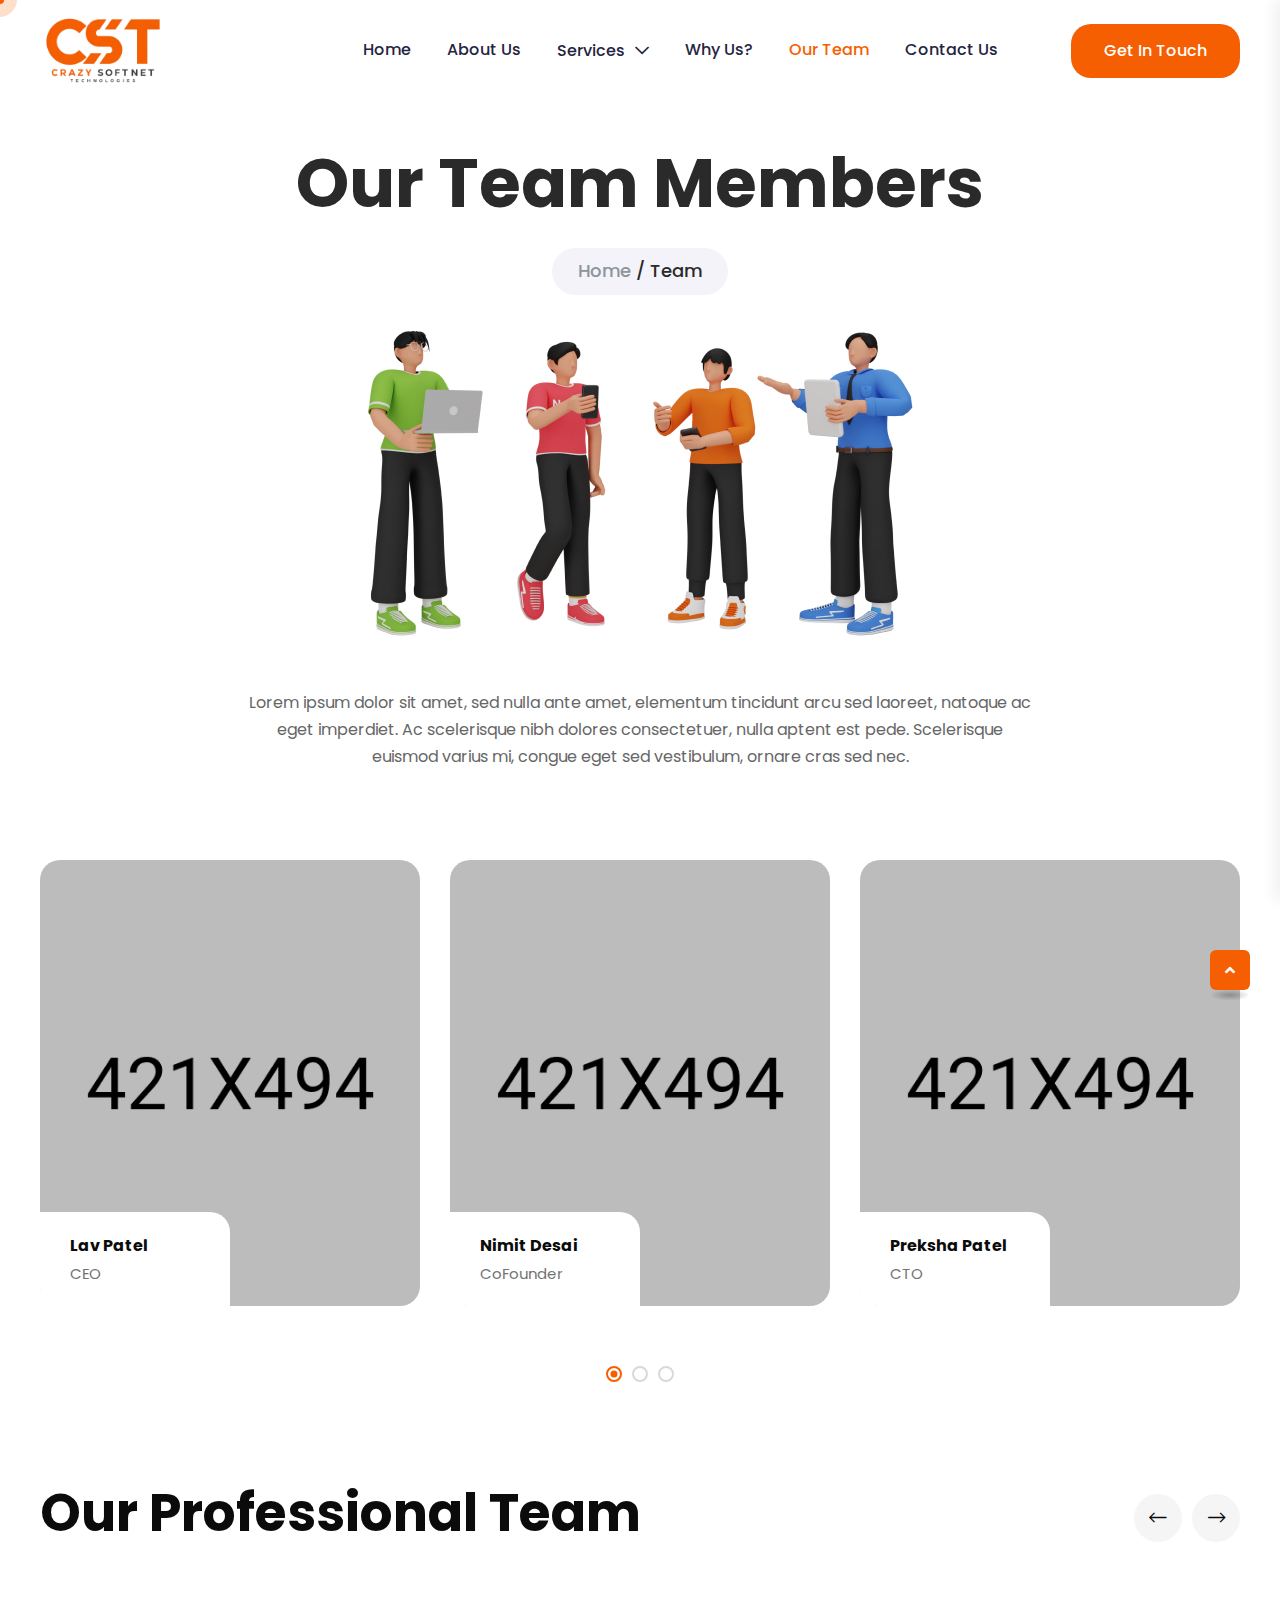
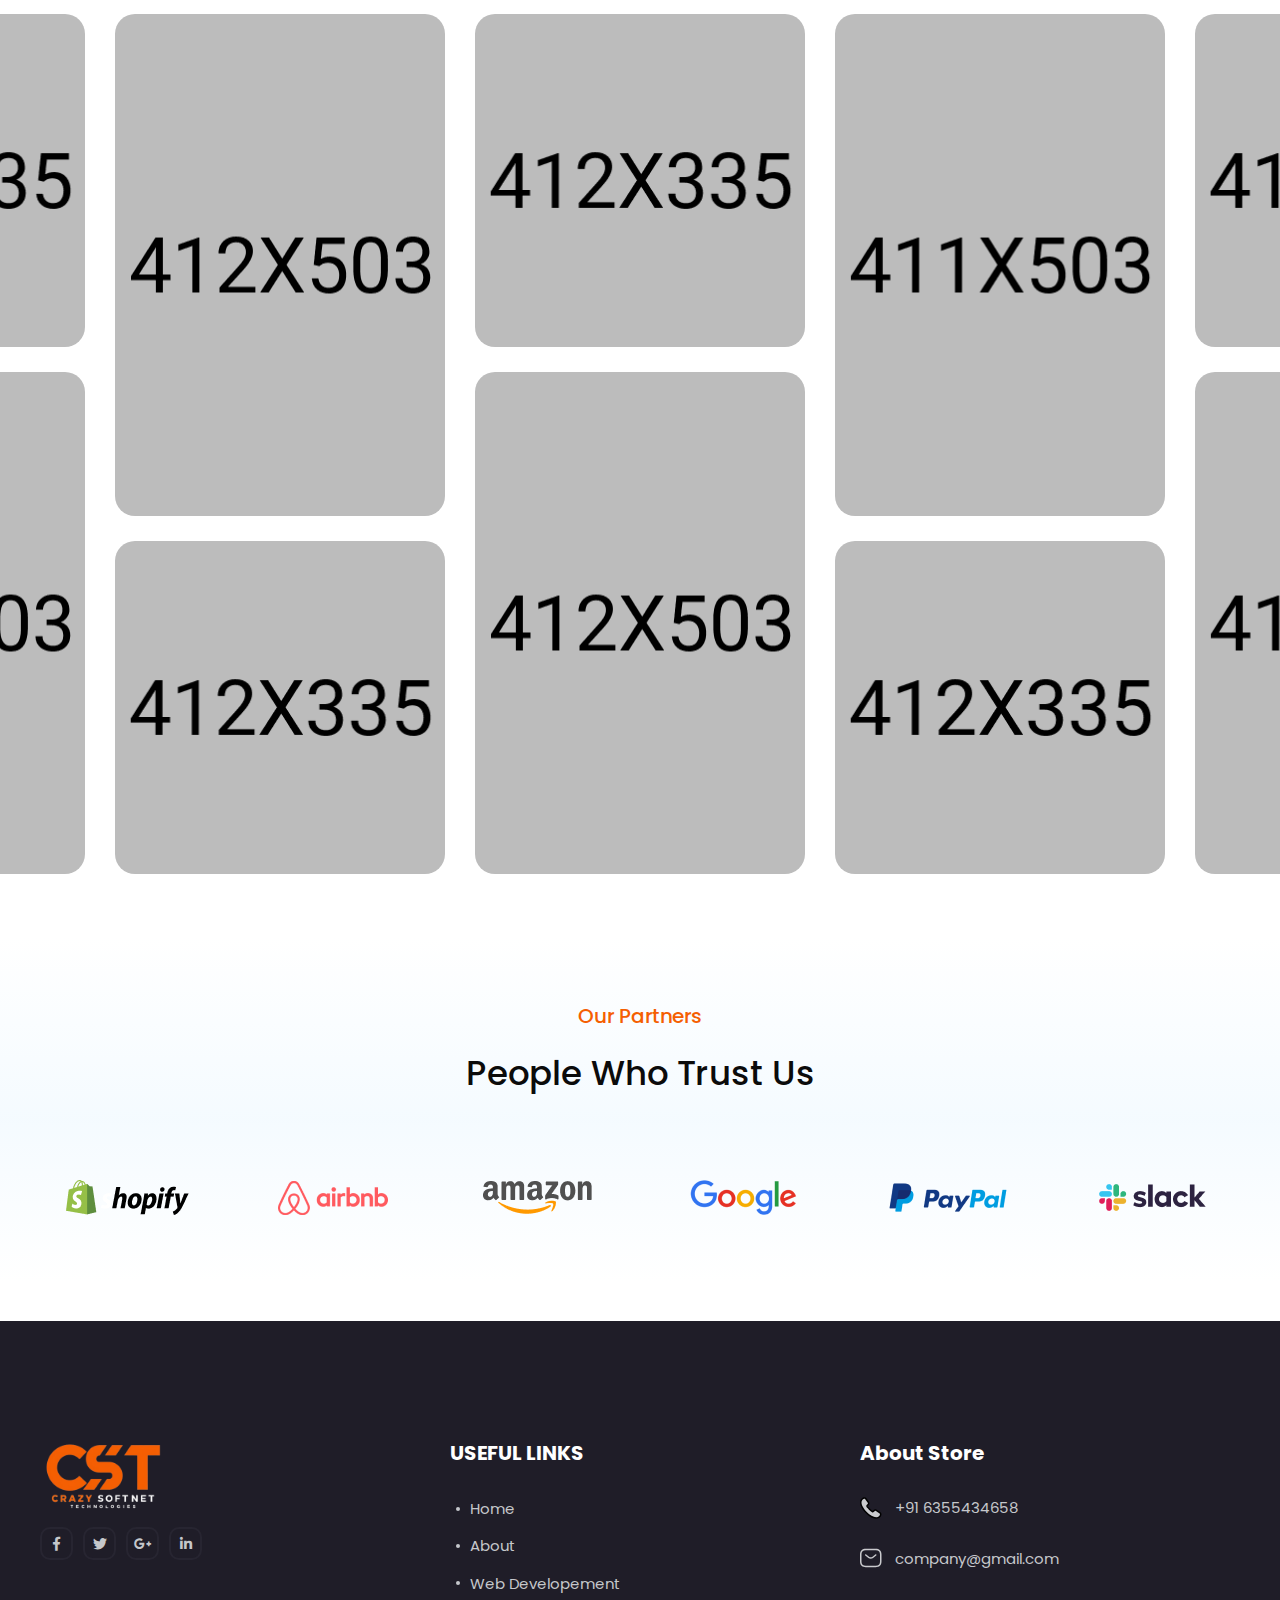
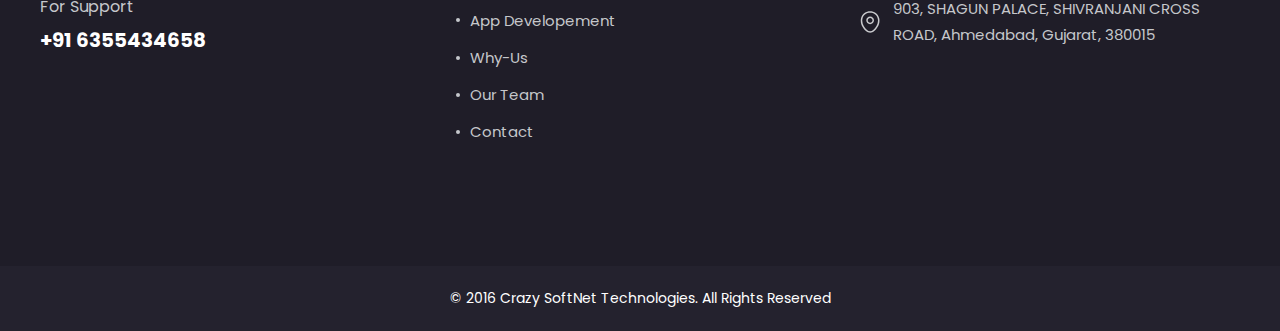
<file: team.html>
<!doctype html>
<html class="no-js" lang="en">

<head>
    <meta charset="utf-8">
    <meta http-equiv="x-ua-compatible" content="ie=edge">
    <title>Crazy-Softnet Technologies</title>
    <meta name="description" content="Xolio - Creative Agency Template">
    <meta name="viewport" content="width=device-width, initial-scale=1">

    <link rel="shortcut icon" type="image/x-icon" href="assets/img/favicon.png">
    <!-- Place favicon.ico in the root directory -->

    <!-- CSS here -->
    <link rel="stylesheet" href="assets/css/bootstrap.min.css">
    <link rel="stylesheet" href="assets/css/animate.min.css">
    <link rel="stylesheet" href="assets/css/magnific-popup.css">
    <link rel="stylesheet" href="assets/css/fontawesome-all.min.css">
    <link rel="stylesheet" href="assets/css/swiper-bundle.min.css">
    <link rel="stylesheet" href="assets/css/odometer.css">
    <link rel="stylesheet" href="assets/css/slick.css">
    <link rel="stylesheet" href="assets/css/default.css">
    <link rel="stylesheet" href="assets/css/style.css">
    <link rel="stylesheet" href="assets/css/responsive.css">
</head>

<body>

    <!--Preloader-->
    <div id="preloader">
        <div id="loader" class="loader">
            <div class="loader-container">
                <div class="loader-icon"><img src="assets/img/preloader.png" alt="Crazy-Softnet Technologies"></div>
            </div>
        </div>
    </div>
    <!--Preloader-end -->

    <!-- Custom-cursor -->
    <div class="mouseCursor cursor-outer"></div>
    <div class="mouseCursor cursor-inner"><span>Drag</span></div>
    <!-- Custom-cursor-end -->

    <!-- Scroll-top -->
    <button class="scroll-top scroll-to-target" data-target="html">
        <i class="fas fa-angle-up"></i>
    </button>
    <!-- Scroll-top-end-->

    <!-- header-area -->
    <header>
        <div id="sticky-header" class="menu-area transparent-header">
            <div class="container">
                <div class="row">
                    <div class="col-12">
                        <div class="mobile-nav-toggler"><i class="fas fa-bars"></i></div>
                        <div class="menu-wrap">
                            <nav class="menu-nav">
                                <div class="logo">
                                    <a href="index.html"><img src="assets/img/logo/logo.png" alt="Logo"></a>
                                </div>
                                <div class="navbar-wrap main-menu d-none d-lg-flex">
                                    <ul class="navigation">
                                        <li><a href="index.html">Home</a></li>
                                        <li><a href="about-us.html">About Us</a></li>
                                        <li class="menu-item-has-children"><a href="javascript:void(0)">Services</a>
                                            <ul class="sub-menu">
                                                <li><a href="web-developement.html">Web Development</a></li>
                                                <li><a href="app-developement.html">App Development</a></li>
                                            </ul>
                                        </li>
                                        <li><a href="why-us.html">Why Us?</a></li>
                                        <li class="active"><a href="team.html">Our Team</a></li>
                                        <li><a href="contact.html">Contact Us</a></li>

                                        <!-- <li class="menu-item-has-children"><a href="#">pages</a>
                                            <ul class="sub-menu">
                                                <li><a href="about-me.html">About Me</a></li>
                                                <li><a href="team.html">Team Page</a></li>
                                            </ul>
                                        </li> -->
                                        <!-- <li class="menu-item-has-children"><a href="#">News</a>
                                            <ul class="sub-menu">
                                                <li><a href="blog.html">Our Blog</a></li>
                                                <li><a href="blog-details.html">Blog Details</a></li>
                                            </ul>
                                        </li> -->
                                    </ul>
                                </div>
                                <div class="header-action">
                                    <ul class="list-wrap">
                                        <li class="header-btn"><a href="javascript:void(0)" class="btn">Get in touch
                                                <span></span></a></li>
                                    </ul>
                                </div>
                            </nav>
                        </div>

                        <!-- Mobile Menu  -->
                        <div class="mobile-menu">
                            <nav class="menu-box">
                                <div class="close-btn"><i class="fas fa-times"></i></div>
                                <div class="nav-logo">
                                    <a href="index.html"><img src="assets/img/logo/logo.png" alt="Logo"></a>
                                </div>
                                <div class="menu-outer">
                                    <!--Here Menu Will Come Automatically Via Javascript / Same Menu as in Header-->
                                </div>
                                <div class="social-links">
                                    <ul class="clearfix list-wrap">
                                        <li><a href="#"><i class="fab fa-facebook-f"></i></a></li>
                                        <li><a href="#"><i class="fab fa-twitter"></i></a></li>
                                        <li><a href="#"><i class="fab fa-instagram"></i></a></li>
                                        <li><a href="#"><i class="fab fa-linkedin-in"></i></a></li>
                                        <li><a href="#"><i class="fab fa-youtube"></i></a></li>
                                    </ul>
                                </div>
                            </nav>
                        </div>
                        <div class="menu-backdrop"></div>
                        <!-- End Mobile Menu -->

                    </div>
                </div>
            </div>

            <!-- header-contact -->
            <div id="includeheadercontact"></div>
            <script src="https://code.jquery.com/jquery-3.6.0.min.js"></script>
            <script>
            $(function(){
                $("#includeheadercontact").load("Header_Contact.html");
            });
            </script>
            <div class="body-contact-overlay"></div>
            <!-- header-contact-end -->
        </div>
    </header>
    <!-- header-area-end -->



    <!-- main-area -->
    <main>

        <!-- breadcrumb-area -->
        <section class="breadcrumb-area breadcrumb-area-two pt-175">
            <div class="container">
                <div class="row">
                    <div class="col-12">
                        <div class="breadcrumb-content">
                            <h2 class="title">Our Team Members</h2>
                            <nav aria-label="breadcrumb">
                                <ol class="breadcrumb">
                                    <li class="breadcrumb-item"><a href="index.html">Home</a></li>
                                    <li class="breadcrumb-item active" aria-current="page">Team</li>
                                </ol>
                            </nav>
                        </div>
                    </div>
                </div>
            </div>
        </section>
        <!-- breadcrumb-area-end -->

        <!-- community-area -->
        <div class="community-area pt-30">
            <div class="container">
                <div class="row justify-content-center">
                    <div class="col-xl-8 col-lg-10">
                        <div class="community-img">
                            <img src="assets/img/images/community_img.png" alt="">
                        </div>
                        <div class="community-content">
                            <p>Lorem ipsum dolor sit amet, sed nulla ante amet, elementum tincidunt arcu sed laoreet,
                                natoque ac eget imperdiet. Ac scelerisque nibh dolores consectetuer, nulla aptent est
                                pede. Scelerisque euismod varius mi, congue eget sed vestibulum, ornare cras sed nec.
                            </p>
                        </div>
                    </div>
                </div>
            </div>
        </div>
        <!-- community-area-end -->

        <!-- team-area -->
        <section class="team-area-two pt-90">
            <div class="container">
                <div class="row team-active">
                    <div class="col-lg-4">
                        <div class="team-item">
                            <div class="team-thumb">
                                <a href="javascript:void(0)"><img src="assets/img/team/inner_team02.jpg" alt=""></a>
                            </div>
                            <div class="team-content">
                                <h2 class="title"><a href="team.html">Lav Patel</a></h2>
                                <span>CEO</span>
                                <div class="team-social">
                                    <ul class="list-wrap">
                                        <li><a href="#"><i class="fab fa-facebook-f"></i></a></li>
                                        <li><a href="#"><i class="fab fa-twitter"></i></a></li>
                                        <li><a href="#"><i class="fab fa-linkedin-in"></i></a></li>
                                        <!-- <li><a href="#"><i class="fab fa-behance"></i></a></li> -->
                                    </ul>
                                </div>
                            </div>
                        </div>
                    </div>
                    <div class="col-lg-4">
                        <div class="team-item">
                            <div class="team-thumb">
                                <a href="javascript:void(0)"><img src="assets/img/team/inner_team02.jpg" alt=""></a>
                            </div>
                            <div class="team-content">
                                <h2 class="title"><a href="team.html">Nimit Desai</a></h2>
                                <span>CoFounder</span>
                                <div class="team-social">
                                    <ul class="list-wrap">
                                        <li><a href="#"><i class="fab fa-facebook-f"></i></a></li>
                                        <li><a href="#"><i class="fab fa-twitter"></i></a></li>
                                        <li><a href="#"><i class="fab fa-linkedin-in"></i></a></li>
                                        <!-- <li><a href="#"><i class="fab fa-behance"></i></a></li> -->
                                    </ul>
                                </div>
                            </div>
                        </div>
                    </div>
                    <div class="col-lg-4">
                        <div class="team-item">
                            <div class="team-thumb">
                                <a href="javascript:void(0)"><img src="assets/img/team/inner_team02.jpg" alt=""></a>
                            </div>
                            <div class="team-content">
                                <h2 class="title"><a href="team.html">Preksha Patel</a></h2>
                                <span>CTO</span>
                                <div class="team-social">
                                    <ul class="list-wrap">
                                        <li><a href="#"><i class="fab fa-facebook-f"></i></a></li>
                                        <li><a href="#"><i class="fab fa-twitter"></i></a></li>
                                        <li><a href="#"><i class="fab fa-linkedin-in"></i></a></li>
                                        <!-- <li><a href="#"><i class="fab fa-behance"></i></a></li> -->
                                    </ul>
                                </div>
                            </div>
                        </div>
                    </div>
                    <div class="col-lg-4">
                        <div class="team-item">
                            <div class="team-thumb">
                                <a href="javascript:void(0)"><img src="assets/img/team/inner_team02.jpg" alt=""></a>
                            </div>
                            <div class="team-content">
                                <h2 class="title"><a href="team.html">Abhay Mandli</a></h2>
                                <span>CMO</span>
                                <div class="team-social">
                                    <ul class="list-wrap">
                                        <li><a href="#"><i class="fab fa-facebook-f"></i></a></li>
                                        <li><a href="#"><i class="fab fa-twitter"></i></a></li>
                                        <li><a href="#"><i class="fab fa-linkedin-in"></i></a></li>
                                        <!-- <li><a href="#"><i class="fab fa-behance"></i></a></li> -->
                                    </ul>
                                </div>
                            </div>
                        </div>
                    </div>
                    <div class="col-lg-4">
                        <div class="team-item">
                            <div class="team-thumb">
                                <a href="javascript:void(0)"><img src="assets/img/team/inner_team02.jpg" alt=""></a>
                            </div>
                            <div class="team-content">
                                <h2 class="title"><a href="team.html">Drashti Patel</a></h2>
                                <span>Chief Designer</span>
                                <div class="team-social">
                                    <ul class="list-wrap">
                                        <li><a href="#"><i class="fab fa-facebook-f"></i></a></li>
                                        <li><a href="#"><i class="fab fa-twitter"></i></a></li>
                                        <li><a href="#"><i class="fab fa-linkedin-in"></i></a></li>
                                        <!-- <li><a href="#"><i class="fab fa-behance"></i></a></li> -->
                                    </ul>
                                </div>
                            </div>
                        </div>
                    </div>
                </div>
            </div>
        </section>
        <!-- team-area-end -->


        <!-- project-area -->
        <section class="inner-projcet-area-two pt-100">
            <div class="container">
                <div class="row align-items-center">
                    <div class="col-md-8">
                        <div class="section-title title-style-two mb-70">
                            <h2 class="title">Our Professional Team</h2>
                        </div>
                    </div>
                    <div class="col-md-4">
                        <div class="inner-project-nav"></div>
                    </div>
                </div>
            </div>
            <div class="container-fulid p-0">
                <div class="inner-projcet-wrap-two">
                    <div class="row g-0 inner-project-active">
                        <div class="col-lg-4">
                            <div class="inner-project-item horizoital-item">
                                <div class="inner-project-thumb">
                                    <a href="javascript:void(0)"><img src="assets/img/project/inner_two_project01.jpg"
                                            alt=""></a>
                                </div>
                                <div class="inner-project-content">
                                    <h3 class="title"><a href="team.html">Name</a></h3>
                                    <p>position</p>
                                </div>
                            </div>
                            <div class="inner-project-item vertical-item">
                                <div class="inner-project-thumb">
                                    <a href="javascript:void(0)"><img src="assets/img/project/inner_two_project02.jpg"
                                            alt=""></a>
                                </div>
                                <div class="inner-project-content">
                                    <h3 class="title"><a href="team.html">Name</a></h3>
                                    <p>position</p>
                                </div>
                            </div>
                        </div>
                        <div class="col-lg-4">
                            <div class="inner-project-item horizoital-item">
                                <div class="inner-project-thumb">
                                    <a href="javascript:void(0)"><img src="assets/img/project/inner_two_project04.jpg"
                                            alt=""></a>
                                </div>
                                <div class="inner-project-content">
                                    <h3 class="title"><a href="team.html">Name</a></h3>
                                    <p>position</p>
                                </div>
                            </div>
                            <div class="inner-project-item vertical-item">
                                <div class="inner-project-thumb">
                                    <a href="javascript:void(0)"><img src="assets/img/project/inner_two_project03.jpg"
                                            alt=""></a>
                                </div>
                                <div class="inner-project-content">
                                    <h3 class="title"><a href="team.html">Name</a></h3>
                                    <p>position</p>
                                </div>
                            </div>
                        </div>
                        <div class="col-lg-4">
                            <div class="inner-project-item horizoital-item">
                                <div class="inner-project-thumb">
                                    <a href="javascript:void(0)"><img src="assets/img/project/inner_two_project05.jpg"
                                            alt=""></a>
                                </div>
                                <div class="inner-project-content">
                                    <h3 class="title"><a href="team.html">Name</a></h3>
                                    <p>position</p>
                                </div>
                            </div>
                            <div class="inner-project-item vertical-item">
                                <div class="inner-project-thumb">
                                    <a href="javascript:void(0)"><img src="assets/img/project/inner_two_project06.jpg"
                                            alt=""></a>
                                </div>
                                <div class="inner-project-content">
                                    <h3 class="title"><a href="team.html">Name</a></h3>
                                    <p>position</p>
                                </div>
                            </div>
                        </div>
                        <div class="col-lg-4">
                            <div class="inner-project-item horizoital-item">
                                <div class="inner-project-thumb">
                                    <a href="javascript:void(0)"><img src="assets/img/project/inner_two_project08.jpg"
                                            alt=""></a>
                                </div>
                                <div class="inner-project-content">
                                    <h3 class="title"><a href="team.html">Name</a></h3>
                                    <p>position</p>
                                </div>
                            </div>
                            <div class="inner-project-item vertical-item">
                                <div class="inner-project-thumb">
                                    <a href="javascript:void(0)"><img src="assets/img/project/inner_two_project07.jpg"
                                            alt=""></a>
                                </div>
                                <div class="inner-project-content">
                                    <h3 class="title"><a href="team.html">Name</a></h3>
                                    <p>position</p>
                                </div>
                            </div>
                        </div>
                        <div class="col-lg-4">
                            <div class="inner-project-item horizoital-item">
                                <div class="inner-project-thumb">
                                    <a href="javascript:void(0)"><img src="assets/img/project/inner_two_project09.jpg"
                                            alt=""></a>
                                </div>
                                <div class="inner-project-content">
                                    <h3 class="title"><a href="team.html">Name</a></h3>
                                    <p>position</p>
                                </div>
                            </div>
                            <div class="inner-project-item vertical-item">
                                <div class="inner-project-thumb">
                                    <a href="javascript:void(0)"><img src="assets/img/project/inner_two_project10.jpg"
                                            alt=""></a>
                                </div>
                                <div class="inner-project-content">
                                    <h3 class="title"><a href="team.html">Name</a></h3>
                                    <p>position</p>
                                </div>
                            </div>
                        </div>
                        <div class="col-lg-4">
                            <div class="inner-project-item horizoital-item">
                                <div class="inner-project-thumb">
                                    <a href="javascript:void(0)"><img src="assets/img/project/inner_two_project08.jpg"
                                            alt=""></a>
                                </div>
                                <div class="inner-project-content">
                                    <h3 class="title"><a href="team.html">Name</a></h3>
                                    <p>position</p>
                                </div>
                            </div>
                            <div class="inner-project-item vertical-item">
                                <div class="inner-project-thumb">
                                    <a href="javascript:void(0)"><img src="assets/img/project/inner_two_project07.jpg"
                                            alt=""></a>
                                </div>
                                <div class="inner-project-content">
                                    <h3 class="title"><a href="team.html">Name</a></h3>
                                    <p>position</p>
                                </div>
                            </div>
                        </div>
                    </div>
                </div>
            </div>
        </section>
        <!-- project-area-end -->



        <!-- brand-area -->
        <section class="brand-area-two pt-100 pb-100">
            <div class="container">
                <div class="row justify-content-center">
                    <div class="col-lg-6">
                        <div class="section-title text-center mb-80">
                            <span class="sub-title">Our Partners</span>
                            <h2 class="title">People Who Trust Us</h2>
                        </div>
                    </div>
                </div>
                <div class="row brand-active">
                    <div class="col-12">
                        <div class="brand-item-two">
                            <img src="assets/img/brand/h3_brand_img01.png" alt="">
                        </div>
                    </div>
                    <div class="col-12">
                        <div class="brand-item-two">
                            <img src="assets/img/brand/h3_brand_img02.png" alt="">
                        </div>
                    </div>
                    <div class="col-12">
                        <div class="brand-item-two">
                            <img src="assets/img/brand/h3_brand_img03.png" alt="">
                        </div>
                    </div>
                    <div class="col-12">
                        <div class="brand-item-two">
                            <img src="assets/img/brand/h3_brand_img04.png" alt="">
                        </div>
                    </div>
                    <div class="col-12">
                        <div class="brand-item-two">
                            <img src="assets/img/brand/h3_brand_img05.png" alt="">
                        </div>
                    </div>
                    <div class="col-12">
                        <div class="brand-item-two">
                            <img src="assets/img/brand/h3_brand_img06.png" alt="">
                        </div>
                    </div>
                </div>
            </div>
        </section>
        <!-- brand-area-end -->

    </main>
    <!-- main-area-end -->

    <!-- footer-area -->
    <div id="includedContent"></div>
    <script src="https://code.jquery.com/jquery-3.6.0.min.js"></script>
    <script>
    $(function(){
        $("#includedContent").load("Footer.html");
    });
    </script>

    <!-- footer-area-end -->



    <!-- JS here -->
    <script src="assets/js/vendor/jquery-3.6.0.min.js"></script>
    <script src="assets/js/bootstrap.min.js"></script>
    <script src="assets/js/isotope.pkgd.min.js"></script>
    <script src="assets/js/imagesloaded.pkgd.min.js"></script>
    <script src="assets/js/jquery.magnific-popup.min.js"></script>
    <script src="assets/js/jquery.odometer.min.js"></script>
    <script src="assets/js/swiper-bundle.min.js"></script>
    <script src="assets/js/jquery.appear.js"></script>
    <script src="assets/js/slick.min.js"></script>
    <script src="assets/js/ajax-form.js"></script>
    <script src="assets/js/parallax.min.js"></script>
    <script src="assets/js/jquery.parallaxScroll.min.js"></script>
    <script src="assets/js/tween-max.js"></script>
    <script src="assets/js/wow.min.js"></script>
    <script src="assets/js/main.js"></script>
</body>

</html>
</file>
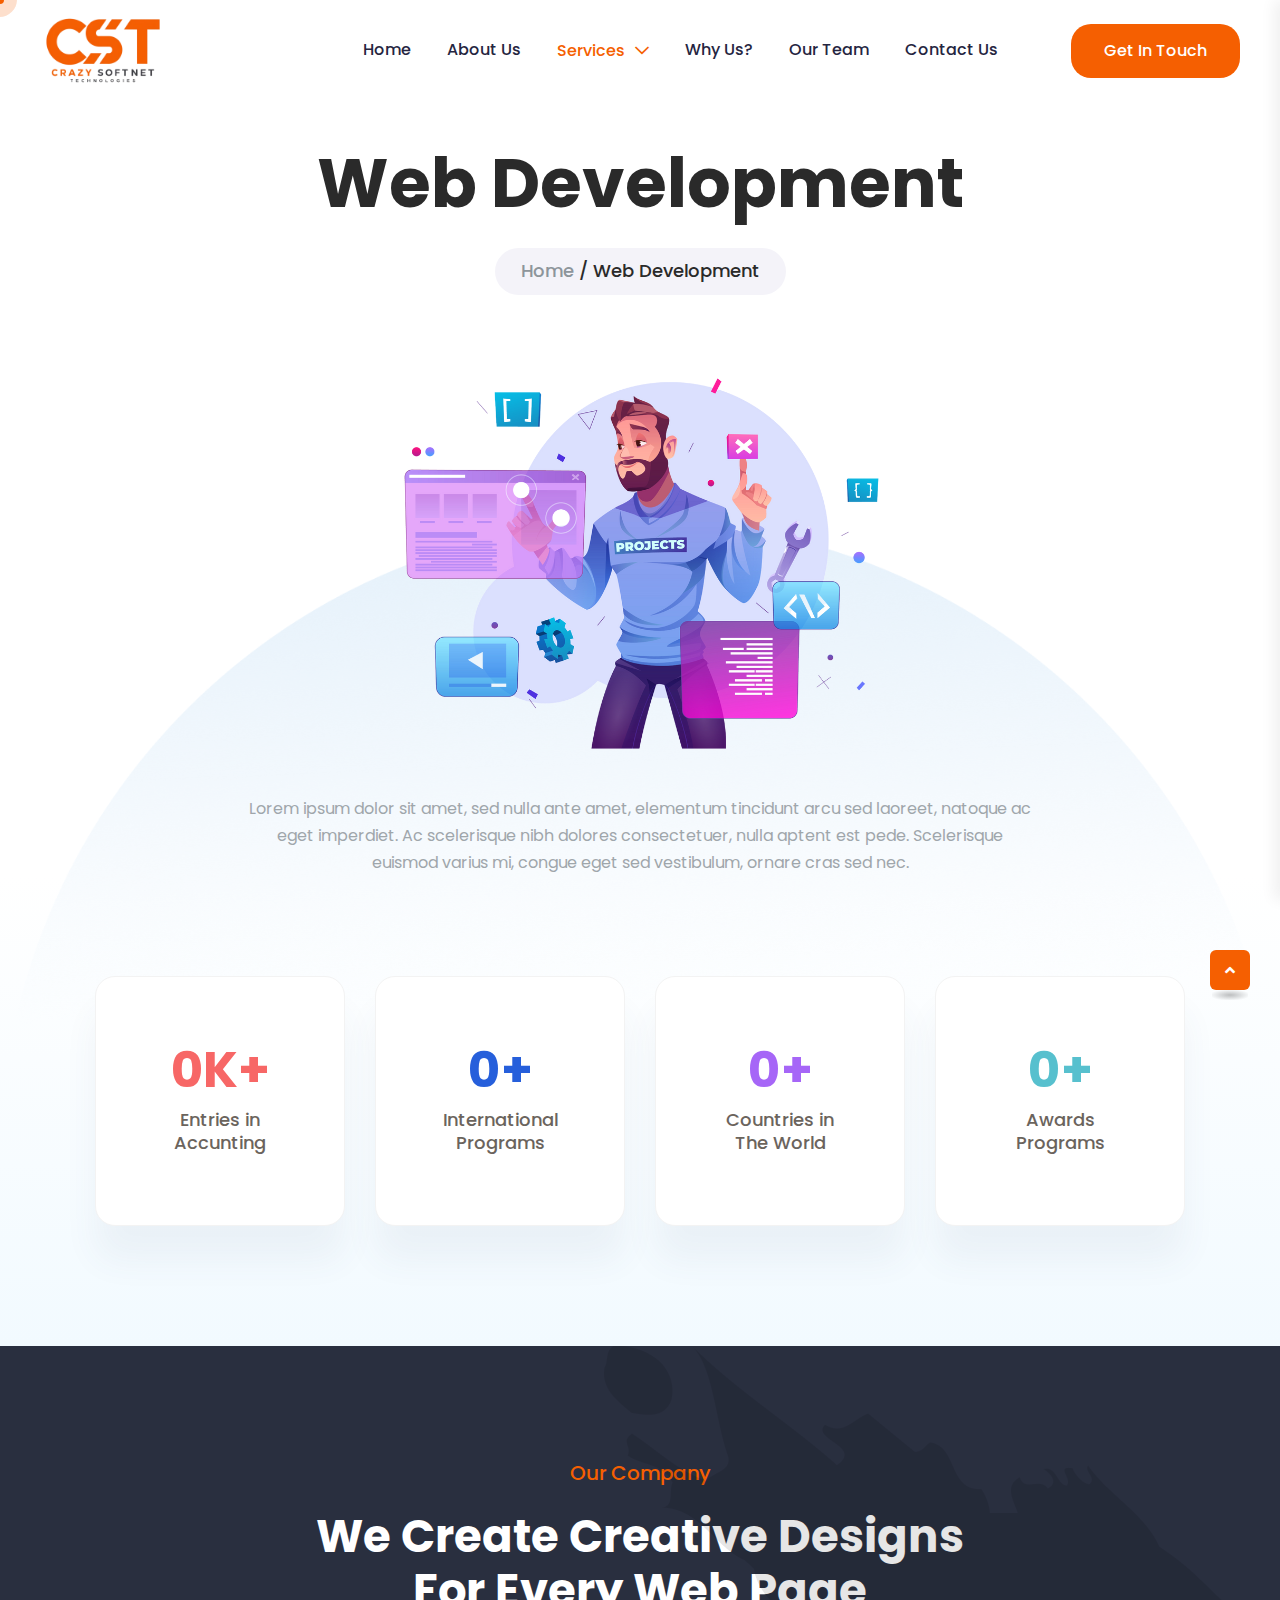
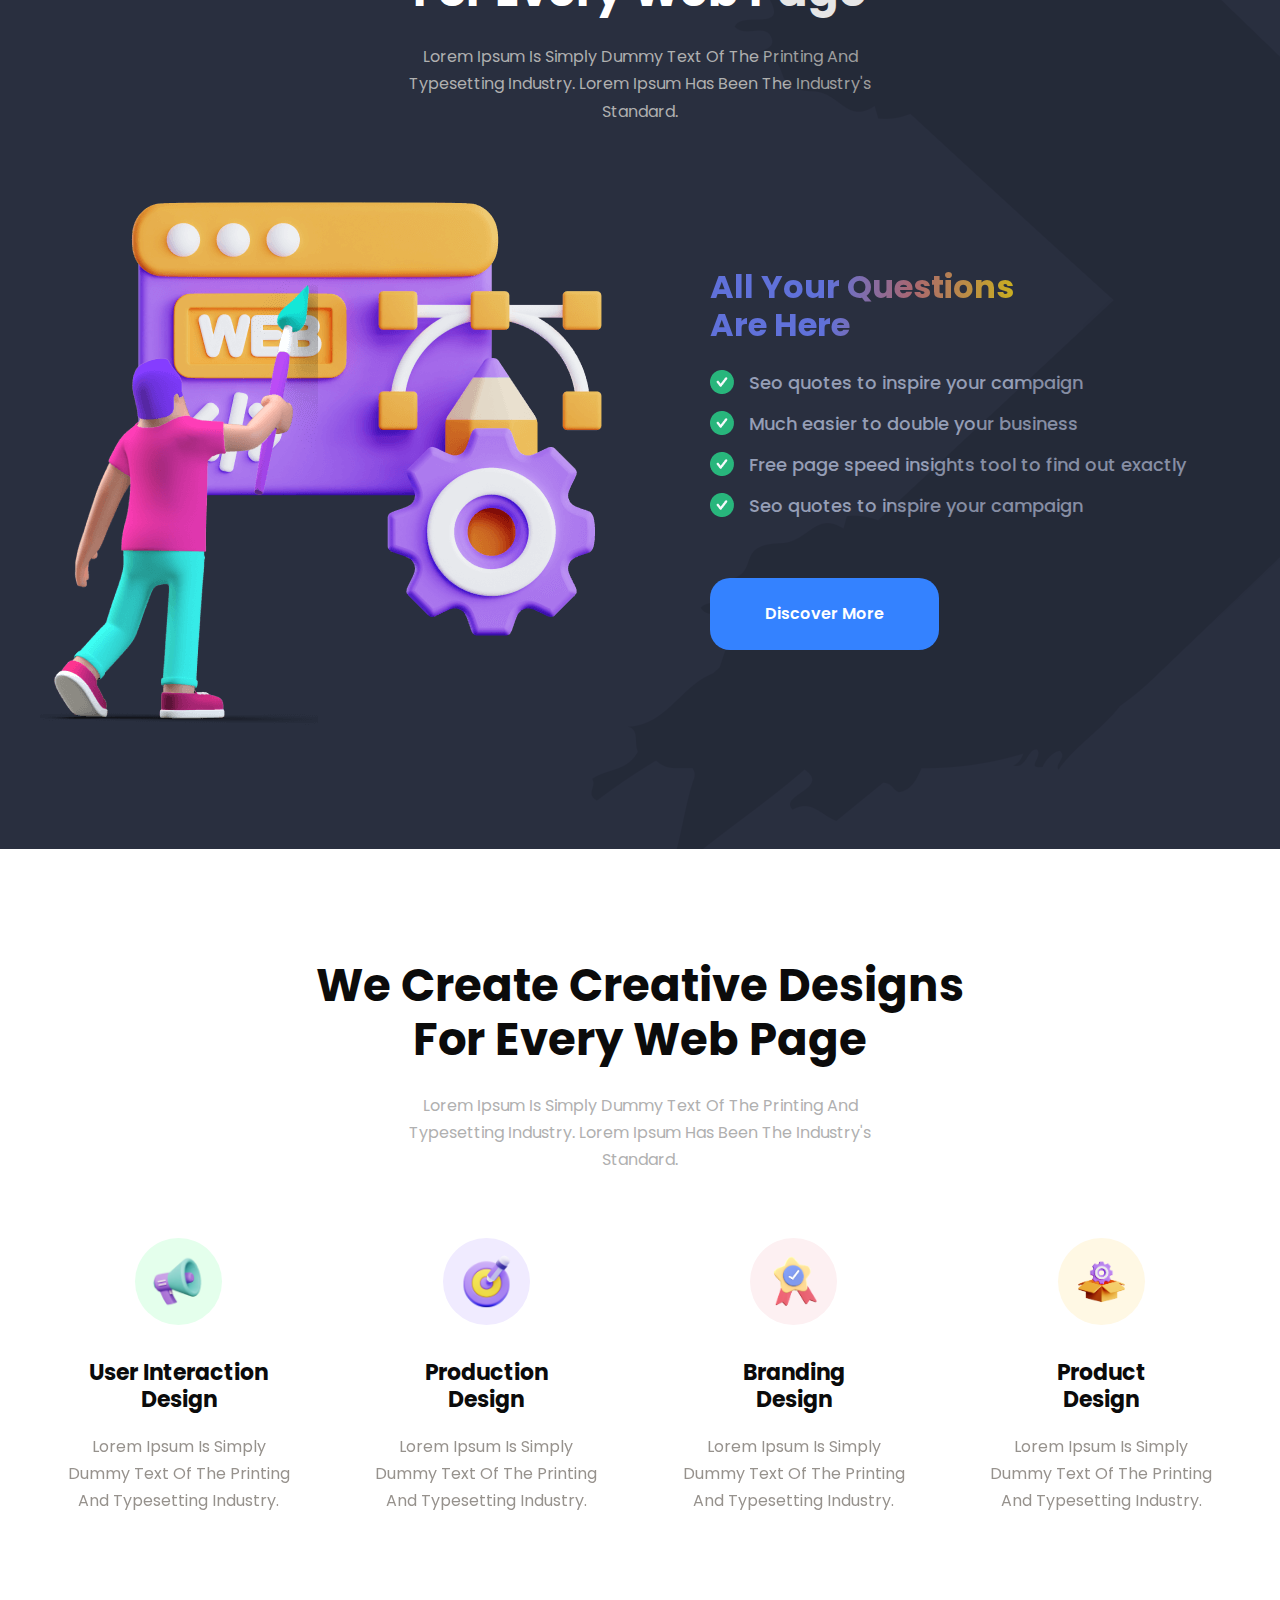
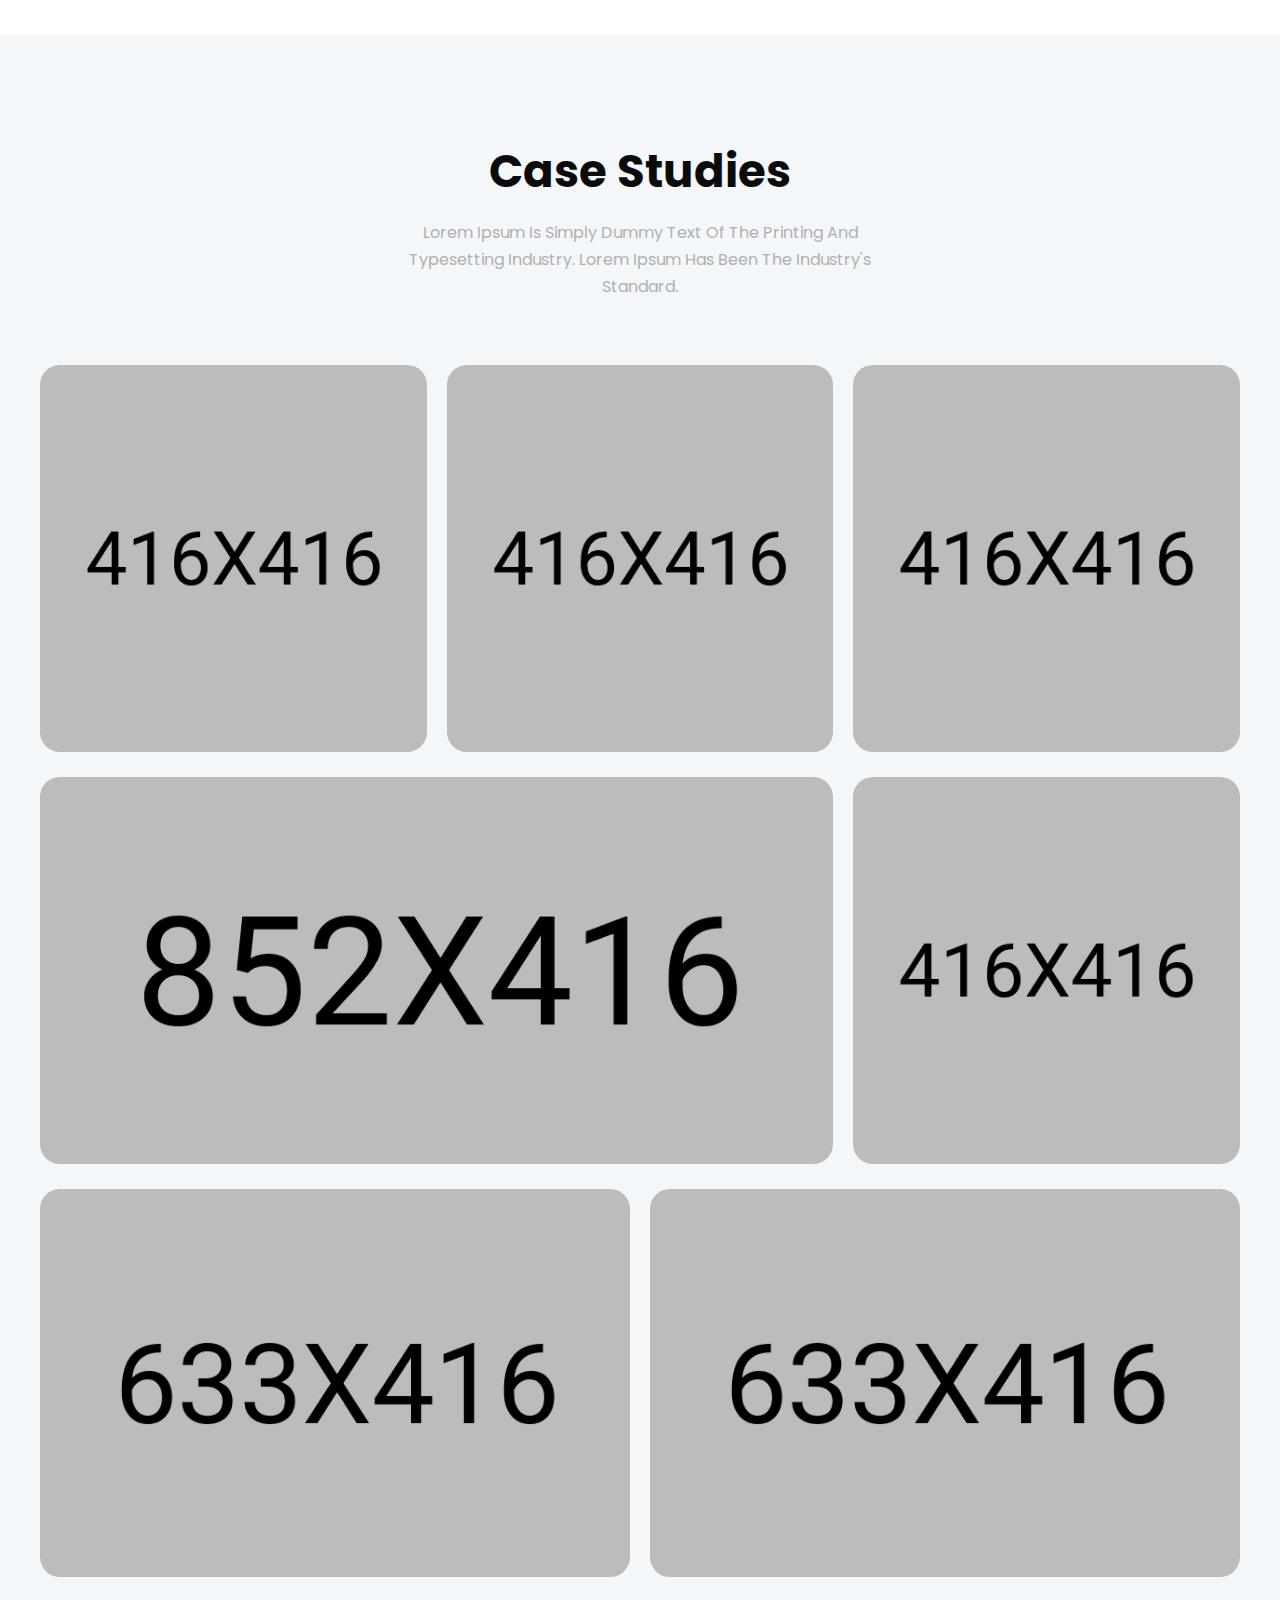
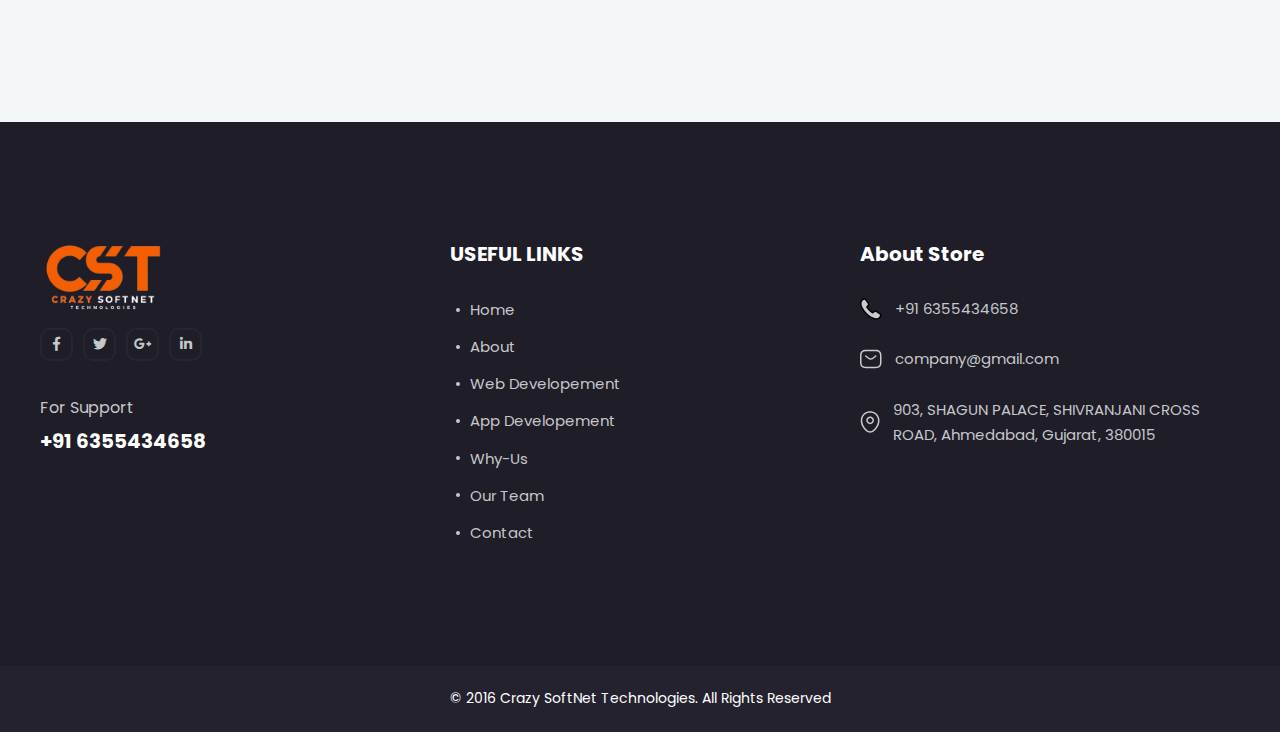
<file: web-developement.html>
<!doctype html>
<html class="no-js" lang="en">

<head>
    <meta charset="utf-8">
    <meta http-equiv="x-ua-compatible" content="ie=edge">
    <title>Crazy-Softnet Technologies</title>
    <meta name="description" content="Xolio - Creative Agency Template">
    <meta name="viewport" content="width=device-width, initial-scale=1">

    <link rel="shortcut icon" type="image/x-icon" href="assets/img/favicon.png">
    <!-- Place favicon.ico in the root directory -->

    <!-- CSS here -->
    <link rel="stylesheet" href="assets/css/bootstrap.min.css">
    <link rel="stylesheet" href="assets/css/animate.min.css">
    <link rel="stylesheet" href="assets/css/magnific-popup.css">
    <link rel="stylesheet" href="assets/css/fontawesome-all.min.css">
    <link rel="stylesheet" href="assets/css/swiper-bundle.min.css">
    <link rel="stylesheet" href="assets/css/odometer.css">
    <link rel="stylesheet" href="assets/css/slick.css">
    <link rel="stylesheet" href="assets/css/default.css">
    <link rel="stylesheet" href="assets/css/style.css">
    <link rel="stylesheet" href="assets/css/responsive.css">
</head>

<body>

    <!--Preloader-->
    <div id="preloader">
        <div id="loader" class="loader">
            <div class="loader-container">
                <div class="loader-icon"><img src="assets/img/preloader.png" alt="Crazy-Softnet Technologies"></div>
            </div>
        </div>
    </div>
    <!--Preloader-end -->

    <!-- Custom-cursor -->
    <div class="mouseCursor cursor-outer"></div>
    <div class="mouseCursor cursor-inner"><span>Drag</span></div>
    <!-- Custom-cursor-end -->

    <!-- Scroll-top -->
    <button class="scroll-top scroll-to-target" data-target="html">
        <i class="fas fa-angle-up"></i>
    </button>
    <!-- Scroll-top-end-->

    <!-- header-area -->
    <header>
        <div id="sticky-header" class="menu-area transparent-header">
            <div class="container">
                <div class="row">
                    <div class="col-12">
                        <div class="mobile-nav-toggler"><i class="fas fa-bars"></i></div>
                        <div class="menu-wrap">
                            <nav class="menu-nav">
                                <div class="logo">
                                    <a href="index.html"><img src="assets/img/logo/logo.png" alt="Logo"></a>
                                </div>
                                <div class="navbar-wrap main-menu d-none d-lg-flex">
                                    <ul class="navigation">
                                        <li><a href="index.html">Home</a></li>
                                        <li><a href="about-us.html">About Us</a></li>
                                        <li class="menu-item-has-children active"><a
                                                href="javascript:void(0)">Services</a>
                                            <ul class="sub-menu">
                                                <li class="active"><a href="web-developement.html">Web Development</a>
                                                </li>
                                                <li><a href="app-developement.html">App Development</a></li>
                                            </ul>
                                        </li>
                                        <li><a href="why-us.html">Why Us?</a></li>
                                        <li><a href="team.html">Our Team</a></li>
                                        <li><a href="contact.html">Contact Us</a></li>

                                        <!-- <li class="menu-item-has-children"><a href="#">pages</a>
                                            <ul class="sub-menu">
                                                <li><a href="about-me.html">About Me</a></li>
                                                <li><a href="team.html">Team Page</a></li>
                                            </ul>
                                        </li> -->
                                        <!-- <li class="menu-item-has-children"><a href="#">News</a>
                                            <ul class="sub-menu">
                                                <li><a href="blog.html">Our Blog</a></li>
                                                <li><a href="blog-details.html">Blog Details</a></li>
                                            </ul>
                                        </li> -->
                                    </ul>
                                </div>
                                <div class="header-action">
                                    <ul class="list-wrap">
                                        <li class="header-btn"><a href="javascript:void(0)" class="btn">Get in touch
                                                <span></span></a></li>
                                    </ul>
                                </div>
                            </nav>
                        </div>

                        <!-- Mobile Menu  -->
                        <div class="mobile-menu">
                            <nav class="menu-box">
                                <div class="close-btn"><i class="fas fa-times"></i></div>
                                <div class="nav-logo">
                                    <a href="index.html"><img src="assets/img/logo/logo.png" alt="Logo"></a>
                                </div>
                                <div class="menu-outer">
                                    <!--Here Menu Will Come Automatically Via Javascript / Same Menu as in Header-->
                                </div>
                                <div class="social-links">
                                    <ul class="clearfix list-wrap">
                                        <li><a href="#"><i class="fab fa-facebook-f"></i></a></li>
                                        <li><a href="#"><i class="fab fa-twitter"></i></a></li>
                                        <li><a href="#"><i class="fab fa-instagram"></i></a></li>
                                        <li><a href="#"><i class="fab fa-linkedin-in"></i></a></li>
                                        <li><a href="#"><i class="fab fa-youtube"></i></a></li>
                                    </ul>
                                </div>
                            </nav>
                        </div>
                        <div class="menu-backdrop"></div>
                        <!-- End Mobile Menu -->

                    </div>
                </div>
            </div>

            <!-- header-contact -->
            <div id="includeheadercontact"></div>
            <script src="https://code.jquery.com/jquery-3.6.0.min.js"></script>
            <script>
            $(function(){
                $("#includeheadercontact").load("Header_Contact.html");
            });
            </script>
            <div class="body-contact-overlay"></div>
            <!-- header-contact-end -->
        </div>
    </header>
    <!-- header-area-end -->



    <!-- main-area -->
    <main>

        <!-- breadcrumb-area -->
        <section class="breadcrumb-area breadcrumb-area-two pt-175">
            <div class="container">
                <div class="row">
                    <div class="col-12">
                        <div class="breadcrumb-content">
                            <h2 class="title">Web Development</h2>
                            <nav aria-label="breadcrumb">
                                <ol class="breadcrumb">
                                    <li class="breadcrumb-item"><a href="index.html">Home</a></li>
                                    <li class="breadcrumb-item active" aria-current="page">Web Development</li>
                                </ol>
                            </nav>
                        </div>
                    </div>
                </div>
            </div>
        </section>
        <!-- breadcrumb-area-end -->

        <!-- services-details-area -->
        <div class="services-details-area">
            <div class="container">
                <div class="row justify-content-center">
                    <div class="col-xl-8 col-lg-10">
                        <div class="services-details-img text-center">
                            <img src="assets/img/images/web-developement.png" alt="">
                        </div>
                        <div class="services-details-content text-center">
                            <p>Lorem ipsum dolor sit amet, sed nulla ante amet, elementum tincidunt arcu sed laoreet,
                                natoque ac eget imperdiet. Ac scelerisque nibh dolores consectetuer, nulla aptent est
                                pede. Scelerisque euismod varius mi, congue eget sed vestibulum, ornare cras sed nec.
                            </p>
                        </div>
                    </div>
                </div>
            </div>
            <div class="services-details-shape">
                <img src="assets/img/images/services_details_shape.png" alt="">
            </div>
        </div>
        <!-- services-details-area-end -->

        <!-- counter-area -->
        <section class="counter-area-four pt-100 pb-120">
            <div class="container">
                <div class="row align-items-center">
                    <div class="col-lg-12">
                        <div class="counter-item-wrap-four">
                            <ul class="list-wrap">
                                <li>
                                    <div class="counter-item-four">
                                        <h2 class="count"><span class="odometer" data-count="15"></span>K+</h2>
                                        <p>Entries in <span>Accunting</span></p>
                                    </div>
                                </li>
                                <li>
                                    <div class="counter-item-four">
                                        <h2 class="count"><span class="odometer" data-count="120"></span>+</h2>
                                        <p>International <span>Programs</span></p>
                                    </div>
                                </li>
                                <li>
                                    <div class="counter-item-four">
                                        <h2 class="count"><span class="odometer" data-count="46"></span>+</h2>
                                        <p>Countries in<span>The World</span></p>
                                    </div>
                                </li>
                                <li>
                                    <div class="counter-item-four">
                                        <h2 class="count"><span class="odometer" data-count="17"></span>+</h2>
                                        <p>Awards <span>Programs</span></p>
                                    </div>
                                </li>
                            </ul>
                        </div>
                    </div>
                </div>
            </div>
        </section>
        <!-- counter-area-two -->

        <!-- company-area -->
        <section class="company-area">
            <div class="container">
                <div class="row justify-content-center">
                    <div class="col-xl-7 col-lg-9">
                        <div class="section-title white-title text-center mb-65">
                            <span class="sub-title">Our Company</span>
                            <h2 class="title">We Create Creative Designs For Every Web Page</h2>
                            <p>Lorem Ipsum is simply dummy text of the printing and typesetting industry. Lorem Ipsum
                                has been the industry's standard.</p>
                        </div>
                    </div>
                </div>
                <div class="row align-items-center">
                    <div class="col-lg-6">
                        <div class="company-img">
                            <img src="assets/img/images/web-developement-01.png" alt="">
                            <img src="assets/img/images/company_img02.png" alt="" data-parallax='{"x" : 120 }'>
                        </div>
                    </div>
                    <div class="col-lg-6">
                        <div class="company-content">
                            <h2 class="title">All Your Questions Are Here</h2>
                            <div class="company-list">
                                <ul class="list-wrap">
                                    <li>
                                        <img src="assets/img/icon/check_icon.png" alt="">
                                        Seo quotes to inspire your campaign
                                    </li>
                                    <li>
                                        <img src="assets/img/icon/check_icon.png" alt="">
                                        Much easier to double your business
                                    </li>
                                    <li>
                                        <img src="assets/img/icon/check_icon.png" alt="">
                                        Free page speed insights tool to find out exactly
                                    </li>
                                    <li>
                                        <img src="assets/img/icon/check_icon.png" alt="">
                                        Seo quotes to inspire your campaign
                                    </li>
                                </ul>
                            </div>
                            <a href="about-me.html" class="btn">Discover More <span></span></a>
                        </div>
                    </div>
                </div>
            </div>
            <div class="company-shape-wrap">
                <img src="assets/img/images/company_shape.png" alt="">
            </div>
        </section>
        <!-- company-area-end -->

        <!-- services-area -->
        <section class="inner-services-area-two pt-110 pb-90">
            <div class="container">
                <div class="row justify-content-center">
                    <div class="col-xl-7 col-lg-8">
                        <div class="section-title text-center mb-65">
                            <h2 class="title">We Create Creative Designs For Every Web Page</h2>
                            <p>Lorem Ipsum is simply dummy text of the printing and typesetting industry. Lorem Ipsum
                                has been the industry's standard.</p>
                        </div>
                    </div>
                </div>
                <div class="inner-services-wrap-two">
                    <div class="row justify-content-center">
                        <div class="col-xl-3 col-lg-3 col-md-6 col-sm-10">
                            <div class="services-item-five">
                                <div class="services-icon-five">
                                    <img src="assets/img/icon/inner_two_services_icon01.png" alt="">
                                </div>
                                <div class="services-content-five">
                                    <h2 class="title"><a href="web-developement.html">User Interaction
                                            <span>Design</span></a></h2>
                                    <p>Lorem Ipsum is simply dummy text of the printing and typesetting industry.</p>
                                </div>
                            </div>
                        </div>
                        <div class="col-xl-3 col-lg-3 col-md-6 col-sm-10">
                            <div class="services-item-five">
                                <div class="services-icon-five">
                                    <img src="assets/img/icon/inner_two_services_icon02.png" alt="">
                                </div>
                                <div class="services-content-five">
                                    <h2 class="title"><a href="web-developement.html">Production <span>Design</span></a>
                                    </h2>
                                    <p>Lorem Ipsum is simply dummy text of the printing and typesetting industry.</p>
                                </div>
                            </div>
                        </div>
                        <div class="col-xl-3 col-lg-3 col-md-6 col-sm-10">
                            <div class="services-item-five">
                                <div class="services-icon-five">
                                    <img src="assets/img/icon/inner_two_services_icon03.png" alt="">
                                </div>
                                <div class="services-content-five">
                                    <h2 class="title"><a href="web-developement.html">Branding <span>Design</span></a>
                                    </h2>
                                    <p>Lorem Ipsum is simply dummy text of the printing and typesetting industry.</p>
                                </div>
                            </div>
                        </div>
                        <div class="col-xl-3 col-lg-3 col-md-6 col-sm-10">
                            <div class="services-item-five">
                                <div class="services-icon-five">
                                    <img src="assets/img/icon/inner_two_services_icon04.png" alt="">
                                </div>
                                <div class="services-content-five">
                                    <h2 class="title"><a href="web-developement.html">Product <span>Design</span></a>
                                    </h2>
                                    <p>Lorem Ipsum is simply dummy text of the printing and typesetting industry.</p>
                                </div>
                            </div>
                        </div>
                    </div>
                </div>
            </div>
        </section>
        <!-- services-area-end -->

        <!-- project-area -->
        <section class="inner-project-area">
            <div class="container">
                <div class="row justify-content-center">
                    <div class="col-xl-6">
                        <div class="section-title text-center mb-65">
                            <h2 class="title">Case Studies</h2>
                            <p>Lorem Ipsum is simply dummy text of the printing and typesetting industry. Lorem Ipsum
                                has been the industry's standard.</p>
                        </div>
                    </div>
                </div>
                <div class="inner-project-item-wrap">
                    <div class="row justify-content-center">
                        <div class="col-lg-4 col-md-6">
                            <div class="inner-project-item">
                                <div class="inner-project-thumb">
                                    <a href="why-us.html"><img src="assets/img/project/inner_project01.jpg" alt=""></a>
                                </div>
                                <div class="inner-project-content">
                                    <h3 class="title"><a href="why-us.html">Motion Design</a></h3>
                                    <p>Lorem Ipsum is simply</p>
                                </div>
                            </div>
                        </div>
                        <div class="col-lg-4 col-md-6">
                            <div class="inner-project-item">
                                <div class="inner-project-thumb">
                                    <a href="why-us.html"><img src="assets/img/project/inner_project02.jpg" alt=""></a>
                                </div>
                                <div class="inner-project-content">
                                    <h3 class="title"><a href="why-us.html">Motion Design</a></h3>
                                    <p>Lorem Ipsum is simply</p>
                                </div>
                            </div>
                        </div>
                        <div class="col-lg-4 col-md-6">
                            <div class="inner-project-item">
                                <div class="inner-project-thumb">
                                    <a href="why-us.html"><img src="assets/img/project/inner_project03.jpg" alt=""></a>
                                </div>
                                <div class="inner-project-content">
                                    <h3 class="title"><a href="why-us.html">Motion Design</a></h3>
                                    <p>Lorem Ipsum is simply</p>
                                </div>
                            </div>
                        </div>
                        <div class="col-lg-8 col-md-6">
                            <div class="inner-project-item">
                                <div class="inner-project-thumb">
                                    <a href="why-us.html"><img src="assets/img/project/inner_project04.jpg" alt=""></a>
                                </div>
                                <div class="inner-project-content">
                                    <h3 class="title"><a href="why-us.html">Motion Design</a></h3>
                                    <p>Lorem Ipsum is simply</p>
                                </div>
                            </div>
                        </div>
                        <div class="col-lg-4 col-md-6">
                            <div class="inner-project-item">
                                <div class="inner-project-thumb">
                                    <a href="why-us.html"><img src="assets/img/project/inner_project05.jpg" alt=""></a>
                                </div>
                                <div class="inner-project-content">
                                    <h3 class="title"><a href="why-us.html">Motion Design</a></h3>
                                    <p>Lorem Ipsum is simply</p>
                                </div>
                            </div>
                        </div>
                        <div class="col-lg-6 col-md-6">
                            <div class="inner-project-item">
                                <div class="inner-project-thumb">
                                    <a href="why-us.html"><img src="assets/img/project/inner_project06.jpg" alt=""></a>
                                </div>
                                <div class="inner-project-content">
                                    <h3 class="title"><a href="why-us.html">Motion Design</a></h3>
                                    <p>Lorem Ipsum is simply</p>
                                </div>
                            </div>
                        </div>
                        <div class="col-lg-6 col-md-6">
                            <div class="inner-project-item">
                                <div class="inner-project-thumb">
                                    <a href="why-us.html"><img src="assets/img/project/inner_project07.jpg" alt=""></a>
                                </div>
                                <div class="inner-project-content">
                                    <h3 class="title"><a href="why-us.html">Motion Design</a></h3>
                                    <p>Lorem Ipsum is simply</p>
                                </div>
                            </div>
                        </div>
                    </div>
                </div>
            </div>
        </section>
        <!-- project-area-end -->


    </main>
    <!-- main-area-end -->

    <!-- footer-area -->
    <div id="includedContent"></div>
    <script src="https://code.jquery.com/jquery-3.6.0.min.js"></script>
    <script>
    $(function(){
        $("#includedContent").load("Footer.html");
    });
    </script>

    <!-- footer-area-end -->



    <!-- JS here -->
    <script src="assets/js/vendor/jquery-3.6.0.min.js"></script>
    <script src="assets/js/bootstrap.min.js"></script>
    <script src="assets/js/isotope.pkgd.min.js"></script>
    <script src="assets/js/imagesloaded.pkgd.min.js"></script>
    <script src="assets/js/jquery.magnific-popup.min.js"></script>
    <script src="assets/js/jquery.odometer.min.js"></script>
    <script src="assets/js/swiper-bundle.min.js"></script>
    <script src="assets/js/jquery.appear.js"></script>
    <script src="assets/js/slick.min.js"></script>
    <script src="assets/js/ajax-form.js"></script>
    <script src="assets/js/parallax.min.js"></script>
    <script src="assets/js/jquery.parallaxScroll.min.js"></script>
    <script src="assets/js/tween-max.js"></script>
    <script src="assets/js/wow.min.js"></script>
    <script src="assets/js/main.js"></script>
</body>

</html>
</file>
<file: assets/css/odometer.css>
.odometer.odometer-auto-theme, .odometer.odometer-theme-default {
  display: inline-block;
  vertical-align: middle;
  *vertical-align: auto;
  *zoom: 1;
  *display: inline;
  position: relative;
}
.odometer.odometer-auto-theme .odometer-digit, .odometer.odometer-theme-default .odometer-digit {
  display: inline-block;
  vertical-align: middle;
  *vertical-align: auto;
  *zoom: 1;
  *display: inline;
  position: relative;
}
.odometer.odometer-auto-theme .odometer-digit .odometer-digit-spacer, .odometer.odometer-theme-default .odometer-digit .odometer-digit-spacer {
  display: inline-block;
  vertical-align: middle;
  *vertical-align: auto;
  *zoom: 1;
  *display: inline;
  visibility: hidden;
}
.odometer.odometer-auto-theme .odometer-digit .odometer-digit-inner, .odometer.odometer-theme-default .odometer-digit .odometer-digit-inner {
  text-align: left;
  display: block;
  position: absolute;
  top: 0;
  left: 0;
  right: 0;
  bottom: 0;
  overflow: hidden;
}
.odometer.odometer-auto-theme .odometer-digit .odometer-ribbon, .odometer.odometer-theme-default .odometer-digit .odometer-ribbon {
  display: block;
}
.odometer.odometer-auto-theme .odometer-digit .odometer-ribbon-inner, .odometer.odometer-theme-default .odometer-digit .odometer-ribbon-inner {
  display: block;
  -webkit-backface-visibility: hidden;
  backface-visibility: hidden;
}
.odometer.odometer-auto-theme .odometer-digit .odometer-value, .odometer.odometer-theme-default .odometer-digit .odometer-value {
  display: block;
  -webkit-transform: translateZ(0);
  transform: translateZ(0);
}
.odometer.odometer-auto-theme .odometer-digit .odometer-value.odometer-last-value, .odometer.odometer-theme-default .odometer-digit .odometer-value.odometer-last-value {
  position: absolute;
}
.odometer.odometer-auto-theme.odometer-animating-up .odometer-ribbon-inner, .odometer.odometer-theme-default.odometer-animating-up .odometer-ribbon-inner {
  -webkit-transition: -webkit-transform 2s;
  -moz-transition: -moz-transform 2s;
  -ms-transition: -ms-transform 2s;
  -o-transition: -o-transform 2s;
  transition: transform 2s;
}
.odometer.odometer-auto-theme.odometer-animating-up.odometer-animating .odometer-ribbon-inner, .odometer.odometer-theme-default.odometer-animating-up.odometer-animating .odometer-ribbon-inner {
  -webkit-transform: translateY(-100%);
  -moz-transform: translateY(-100%);
  -ms-transform: translateY(-100%);
  -o-transform: translateY(-100%);
  transform: translateY(-100%);
}
.odometer.odometer-auto-theme.odometer-animating-down .odometer-ribbon-inner, .odometer.odometer-theme-default.odometer-animating-down .odometer-ribbon-inner {
  -webkit-transform: translateY(-100%);
  -moz-transform: translateY(-100%);
  -ms-transform: translateY(-100%);
  -o-transform: translateY(-100%);
  transform: translateY(-100%);
}
.odometer.odometer-auto-theme.odometer-animating-down.odometer-animating .odometer-ribbon-inner, .odometer.odometer-theme-default.odometer-animating-down.odometer-animating .odometer-ribbon-inner {
  -webkit-transition: -webkit-transform 2s;
  -moz-transition: -moz-transform 2s;
  -ms-transition: -ms-transform 2s;
  -o-transition: -o-transform 2s;
  transition: transform 2s;
  -webkit-transform: translateY(0);
  -moz-transform: translateY(0);
  -ms-transform: translateY(0);
  -o-transform: translateY(0);
  transform: translateY(0);
}
.odometer.odometer-auto-theme .odometer-value, .odometer.odometer-theme-default .odometer-value {
  text-align: center;
}
.odometer-formatting-mark {
  display: none;
}
</file>
<file: assets/css/default.css>
/* Deafult Margin & Padding */
/*-- Margin Top --*/
.mt-5 {
	margin-top: 5px;
}
.mt-10 {
	margin-top: 10px;
}
.mt-15 {
	margin-top: 15px;
}
.mt-20 {
	margin-top: 20px;
}
.mt-25 {
	margin-top: 25px;
}
.mt-30 {
	margin-top: 30px;
}
.mt-35 {
	margin-top: 35px;
}
.mt-40 {
	margin-top: 40px;
}
.mt-45 {
	margin-top: 45px;
}
.mt-50 {
	margin-top: 50px;
}
.mt-55 {
	margin-top: 55px;
}
.mt-60 {
	margin-top: 60px;
}
.mt-65 {
	margin-top: 65px;
}
.mt-70 {
	margin-top: 70px;
}
.mt-75 {
	margin-top: 75px;
}
.mt-80 {
	margin-top: 80px;
}
.mt-85 {
	margin-top: 85px;
}
.mt-90 {
	margin-top: 90px;
}
.mt-95 {
	margin-top: 95px;
}
.mt-100 {
	margin-top: 100px;
}
.mt-105 {
	margin-top: 105px;
}
.mt-110 {
	margin-top: 110px;
}
.mt-115 {
	margin-top: 115px;
}
.mt-120 {
	margin-top: 120px;
}
.mt-125 {
	margin-top: 125px;
}
.mt-130 {
	margin-top: 130px;
}
.mt-135 {
	margin-top: 135px;
}
.mt-140 {
	margin-top: 140px;
}
.mt-145 {
	margin-top: 145px;
}
.mt-150 {
	margin-top: 150px;
}
.mt-155 {
	margin-top: 155px;
}
.mt-160 {
	margin-top: 160px;
}
.mt-165 {
	margin-top: 165px;
}
.mt-170 {
	margin-top: 170px;
}
.mt-175 {
	margin-top: 175px;
}
.mt-180 {
	margin-top: 180px;
}
.mt-185 {
	margin-top: 185px;
}
.mt-190 {
	margin-top: 190px;
}
.mt-195 {
	margin-top: 195px;
}
.mt-200 {
	margin-top: 200px;
}
/*-- Margin Bottom --*/

.mb-5 {
	margin-bottom: 5px;
}
.mb-10 {
	margin-bottom: 10px;
}
.mb-15 {
	margin-bottom: 15px;
}
.mb-20 {
	margin-bottom: 20px;
}
.mb-25 {
	margin-bottom: 25px;
}
.mb-30 {
	margin-bottom: 30px;
}
.mb-35 {
	margin-bottom: 35px;
}
.mb-40 {
	margin-bottom: 40px;
}
.mb-45 {
	margin-bottom: 45px;
}
.mb-50 {
	margin-bottom: 50px;
}
.mb-55 {
	margin-bottom: 55px;
}
.mb-60 {
	margin-bottom: 60px;
}
.mb-65 {
	margin-bottom: 65px;
}
.mb-70 {
	margin-bottom: 70px;
}
.mb-75 {
	margin-bottom: 75px;
}
.mb-80 {
	margin-bottom: 80px;
}
.mb-85 {
	margin-bottom: 85px;
}
.mb-90 {
	margin-bottom: 90px;
}
.mb-95 {
	margin-bottom: 95px;
}
.mb-100 {
	margin-bottom: 100px;
}
.mb-105 {
	margin-bottom: 105px;
}
.mb-110 {
	margin-bottom: 110px;
}
.mb-115 {
	margin-bottom: 115px;
}
.mb-120 {
	margin-bottom: 120px;
}
.mb-125 {
	margin-bottom: 125px;
}
.mb-130 {
	margin-bottom: 130px;
}
.mb-135 {
	margin-bottom: 135px;
}
.mb-140 {
	margin-bottom: 140px;
}
.mb-145 {
	margin-bottom: 145px;
}
.mb-150 {
	margin-bottom: 150px;
}
.mb-155 {
	margin-bottom: 155px;
}
.mb-160 {
	margin-bottom: 160px;
}
.mb-165 {
	margin-bottom: 165px;
}
.mb-170 {
	margin-bottom: 170px;
}
.mb-175 {
	margin-bottom: 175px;
}
.mb-180 {
	margin-bottom: 180px;
}
.mb-185 {
	margin-bottom: 185px;
}
.mb-190 {
	margin-bottom: 190px;
}
.mb-195 {
	margin-bottom: 195px;
}
.mb-200 {
	margin-bottom: 200px;
}
/*-- Padding Top --*/

.pt-5 {
	padding-top: 5px;
}
.pt-10 {
	padding-top: 10px;
}
.pt-15 {
	padding-top: 15px;
}
.pt-20 {
	padding-top: 20px;
}
.pt-25 {
	padding-top: 25px;
}
.pt-30 {
	padding-top: 30px;
}
.pt-35 {
	padding-top: 35px;
}
.pt-40 {
	padding-top: 40px;
}
.pt-45 {
	padding-top: 45px;
}
.pt-50 {
	padding-top: 50px;
}
.pt-55 {
	padding-top: 55px;
}
.pt-60 {
	padding-top: 60px;
}
.pt-65 {
	padding-top: 65px;
}
.pt-70 {
	padding-top: 70px;
}
.pt-75 {
	padding-top: 75px;
}
.pt-80 {
	padding-top: 80px;
}
.pt-85 {
	padding-top: 85px;
}
.pt-90 {
	padding-top: 90px;
}
.pt-95 {
	padding-top: 95px;
}
.pt-100 {
	padding-top: 100px;
}
.pt-105 {
	padding-top: 105px;
}
.pt-110 {
	padding-top: 110px;
}
.pt-115 {
	padding-top: 115px;
}
.pt-120 {
	padding-top: 120px;
}
.pt-125 {
	padding-top: 125px;
}
.pt-130 {
	padding-top: 130px;
}
.pt-135 {
	padding-top: 135px;
}
.pt-140 {
	padding-top: 140px;
}
.pt-145 {
	padding-top: 145px;
}
.pt-150 {
	padding-top: 150px;
}
.pt-155 {
	padding-top: 155px;
}
.pt-160 {
	padding-top: 160px;
}
.pt-165 {
	padding-top: 165px;
}
.pt-170 {
	padding-top: 170px;
}
.pt-175 {
	padding-top: 175px;
}
.pt-180 {
	padding-top: 180px;
}
.pt-185 {
	padding-top: 185px;
}
.pt-190 {
	padding-top: 190px;
}
.pt-195 {
	padding-top: 195px;
}
.pt-200 {
	padding-top: 200px;
}
/*-- Padding Bottom --*/

.pb-5 {
	padding-bottom: 5px;
}
.pb-10 {
	padding-bottom: 10px;
}
.pb-15 {
	padding-bottom: 15px;
}
.pb-20 {
	padding-bottom: 20px;
}
.pb-25 {
	padding-bottom: 25px;
}
.pb-30 {
	padding-bottom: 30px;
}
.pb-35 {
	padding-bottom: 35px;
}
.pb-40 {
	padding-bottom: 40px;
}
.pb-45 {
	padding-bottom: 45px;
}
.pb-50 {
	padding-bottom: 50px;
}
.pb-55 {
	padding-bottom: 55px;
}
.pb-60 {
	padding-bottom: 60px;
}
.pb-65 {
	padding-bottom: 65px;
}
.pb-70 {
	padding-bottom: 70px;
}
.pb-75 {
	padding-bottom: 75px;
}
.pb-80 {
	padding-bottom: 80px;
}
.pb-85 {
	padding-bottom: 85px;
}
.pb-90 {
	padding-bottom: 90px;
}
.pb-95 {
	padding-bottom: 95px;
}
.pb-100 {
	padding-bottom: 100px;
}
.pb-105 {
	padding-bottom: 105px;
}
.pb-110 {
	padding-bottom: 110px;
}
.pb-115 {
	padding-bottom: 115px;
}
.pb-120 {
	padding-bottom: 120px;
}
.pb-125 {
	padding-bottom: 125px;
}
.pb-130 {
	padding-bottom: 130px;
}
.pb-135 {
	padding-bottom: 135px;
}
.pb-140 {
	padding-bottom: 140px;
}
.pb-145 {
	padding-bottom: 145px;
}
.pb-150 {
	padding-bottom: 150px;
}
.pb-155 {
	padding-bottom: 155px;
}
.pb-160 {
	padding-bottom: 160px;
}
.pb-165 {
	padding-bottom: 165px;
}
.pb-170 {
	padding-bottom: 170px;
}
.pb-175 {
	padding-bottom: 175px;
}
.pb-180 {
	padding-bottom: 180px;
}
.pb-185 {
	padding-bottom: 185px;
}
.pb-190 {
	padding-bottom: 190px;
}
.pb-195 {
	padding-bottom: 195px;
}
.pb-200 {
	padding-bottom: 200px;
}



/*-- Padding Left --*/
.pl-0 {
	padding-left: 0px;
}
.pl-5 {
	padding-left: 5px;
}
.pl-10 {
	padding-left: 10px;
}
.pl-15 {
	padding-left: 15px;
}
.pl-20{
	padding-left: 20px;
}
.pl-25 {
	padding-left: 35px;
}
.pl-30 {
	padding-left: 30px;
}
.pl-35 {
	padding-left: 35px;
}

.pl-35 {
	padding-left: 35px;
}

.pl-40 {
	padding-left: 40px;
}

.pl-45 {
	padding-left: 45px;
}

.pl-50 {
	padding-left: 50px;
}

.pl-55 {
	padding-left: 55px;
}

.pl-60 {
	padding-left: 60px;
}
.pl-65 {
	padding-left: 65px;
}
.pl-70 {
	padding-left: 70px;
}
.pl-75 {
	padding-left: 75px;
}
.pl-80 {
	padding-left: 80px;
}
.pl-85 {
	padding-left: 80px;
}
.pl-90 {
	padding-left: 90px;
}
.pl-95 {
	padding-left: 95px;
}
.pl-100 {
	padding-left: 100px;
}


/*-- Padding Right --*/
.pr-0 {
	padding-right: 0px;
}
.pr-5 {
	padding-right: 5px;
}
.pr-10 {
	padding-right: 10px;
}
.pr-15 {
	padding-right: 15px;
}
.pr-20{
	padding-right: 20px;
}
.pr-25 {
	padding-right: 35px;
}
.pr-30 {
	padding-right: 30px;
}
.pr-35 {
	padding-right: 35px;
}

.pr-35 {
	padding-right: 35px;
}

.pr-40 {
	padding-right: 40px;
}

.pr-45 {
	padding-right: 45px;
}

.pr-50 {
	padding-right: 50px;
}

.pr-55 {
	padding-right: 55px;
}

.pr-60 {
	padding-right: 60px;
}
.pr-65 {
	padding-right: 65px;
}
.pr-70 {
	padding-right: 70px;
}
.pr-75 {
	padding-right: 75px;
}
.pr-80 {
	padding-right: 80px;
}
.pr-85 {
	padding-right: 80px;
}
.pr-90 {
	padding-right: 90px;
}
.pr-95 {
	padding-right: 95px;
}
.pr-100 {
	padding-right: 100px;
}

/* font weight */
.f-700{font-weight: 700;}
.f-600{font-weight: 600;}
.f-500{font-weight: 500;}
.f-400{font-weight: 400;}
.f-300{font-weight: 300;}

/* Background Color */

.gray-bg {
	background: #f7f7fd;
}
.white-bg {
	background: #fff;
}
.black-bg {
	background: #222;
}
.theme-bg {
	background: #222;
}
.primary-bg {
	background: #222;
}
/* Color */

.white-color {
	color: #fff;
}
.black-color {
	color: #222;
}
.theme-color {
	color: #222;
}
.primary-color {
	color: #222;
}
/* black overlay */

[data-overlay] {
	position: relative;
}
[data-overlay]::before {
	background: #000 none repeat scroll 0 0;
	content: "";
	height: 100%;
	left: 0;
	position: absolute;
	top: 0;
	width: 100%;
	z-index: 1;
}
[data-overlay="3"]::before {
	opacity: 0.3;
}
[data-overlay="4"]::before {
	opacity: 0.4;
}
[data-overlay="5"]::before {
	opacity: 0.5;
}
[data-overlay="6"]::before {
	opacity: 0.6;
}
[data-overlay="7"]::before {
	opacity: 0.7;
}
[data-overlay="8"]::before {
	opacity: 0.8;
}
[data-overlay="9"]::before {
	opacity: 0.9;
}
</file>
<file: assets/css/style.css>
/*
  Theme Name: Crazy-Softnet Technologies
  Support: themegenix@gmail.com
  Description: Crazy-Softnet Technologies.
  Version: 1.0
*/

/* CSS Index
============================
01. Variable CSS
02. Header
03. Mobile Menu
04. Breadcrumb
05. Banner
06. Slider
07. Services
08. About
09. Company
10. Success
11. History
12. Agency
13. Developr
14. Tools
15. Brand
16. Client
17. Team
18. Community
19. Counter
20. Project
21. Faq
22. Testimonial
23. Consultation
24. Pricing
25. Work
26. Blog
27. Pagination
28. Newsletter
29. Contact
30. Footer
31. Preloader
============================
*/



/*=============================
	1. Google Fonts
===============================*/
@import url('https://fonts.googleapis.com/css2?family=Poppins:ital,wght@0,300;0,400;0,500;0,600;0,700;0,800;1,300;1,400;1,500;1,600;1,700;1,800&display=swap');

/*=============================
	01. Variable CSS
===============================*/
:root {
    --tg-body-font-family: 'Poppins', sans-serif;
    --tg-heading-font-family: 'Poppins', sans-serif;
    --tg-primary-color: #f55f01;
    --tg-secondary-color: #3482FF;
    --tg-body-font-color: #666666;
    --tg-heading-font-color: #0B0B0B;
    --tg-banner-title-color: #2A2A2A;
    --tg-paragraph-color: #666666;
    --tg-body-font-size: 16px;
    --tg-body-font-weight: 400;
    --tg-heading-font-weight: 700;
    --tg-body-line-height: 1.7;
    --tg-heading-line-height: 1.2;
	--tg-section-background: #292F3F;
	--tg-section-background-two: #1F1D28;
	--tg-section-background-three: #26242D;
	--tg-menu-color: #252541;
	/* --tg-menu-color: #3b3d42; */
	--tg-arrow-color: #6F7C90;
	--tg-border-color: #F3F3F3;
	--tg-border-color-two: #D9D9D9;
	--tg-form-border-color: #D5D5D5;
	--tg-old-lace: #FFF2E4;
	--tg-magnolia: #F0EBFF;
	--tg-lavender: #E4F1FF;
    --tg-blue: #2B78F3;
    --tg-blue-two: #265FDB;
    --tg-blue-two-three: #398DDB;
    --tg-indigo: #A666F7;
    --tg-purple: #9270FF;
    --tg-dark-electric: #605E7A;
    --tg-pink: #F84D55;
    --tg-red: #F76766;
    --tg-orange: #F26F3B;
    --tg-yellow: #F1F026;
    --tg-yellow-two: #F5A623;
    --tg-yellow-three: #ECB321;
    --tg-green: #1B9A81;
    --tg-green-two: #7DDB39;
    --tg-teal: #57C0CE;
    --tg-cyan: #0dcaf0;
    --tg-white: #ffffff;
    --tg-black: #292930;
    --tg-black-two: #1D1D25;
    --tg-black-three: #1E1C1E;
    --tg-black-four: #212737;
    --tg-gray: #F4F3F9;
    --tg-gray-two: #FBFDFF;
    --tg-gray-three: #7E7E8C;
    --tg-gray-four: #B8B8C5;
    --tg-gray-five: #818080;
    --tg-gray-six: #F7F7F7;
    --tg-gray-seven: #6C7183;
    --tg-gray-eight: #F4F4F4;
    --tg-granite-gray: #6B645D;
    --tg-bright-gray: #EDEEF1;
    --tg-spanish-gray: #989898;
    --tg-cadet-grey: #92A5B4;
    --tg-cultured: #F3F7FA;
    --tg-black-coral: #5F5F71;
    --tg-silver: #C5C7CB;
    --tg-silver-two: #AEAEAE;
    --tg-silver-three: #AFAFAF;
    --tg-silver-three: #8D959B;
    --tg-silver-foil: #B0B0B0;
    --tg-manatee: #9E9DA9;
    --tg-onyx: #1D1D25;
    --facebook: #3b5998;
    --twitter: #00acee;
    --linkedin: #1976d2;
    --pinterest: #3b5998;
    --youtube: #c4302b;
    --skype: #00aff0;
}
body {
	font-family: var(--tg-body-font-family);
	font-weight: var(--tg-body-font-weight);
	font-size: var(--tg-body-font-size);
	line-height: var(--tg-body-line-height);
	color: var(--tg-body-font-color);
	font-style: normal;
}
.black-background {
	background: var(--tg-black);
}
img,
.img {
	max-width: 100%;
	transition: all 0.3s ease-out 0s;
}
.f-left {
	float: left
}
.f-right {
	float: right
}
.fix {
	overflow: hidden
}
a,
button {
	-webkit-transition: all 0.3s ease-out 0s;
	-moz-transition: all 0.3s ease-out 0s;
	-ms-transition: all 0.3s ease-out 0s;
	-o-transition: all 0.3s ease-out 0s;
	transition: all 0.3s ease-out 0s;
	text-decoration: none;
}
a:focus,
.btn:focus,
button:focus {
	text-decoration: none;
	outline: none;
	box-shadow: none;
}

a:hover,
.portfolio-cat a:hover,
.footer -menu li a:hover {
	color: var(--tg-primary-color);
	text-decoration: none;
}
a,
button {
	color: var(--tg-primary-color);
	outline: medium none;
	text-decoration: none;
}
.btn:focus,
button:focus,
input:focus,
input:focus,
textarea,
textarea:focus {
	outline: 0
}
.uppercase {
	text-transform: uppercase;
}
.capitalize {
	text-transform: capitalize;
}
h1,
h2,
h3,
h4,
h5,
h6 {
	font-family: var(--tg-heading-font-family);
	color: var(--tg-heading-font-color);
	margin-top: 0px;
	margin-bottom: .7rem;
	font-style: normal;
	line-height: var(--tg-heading-line-height);
	font-weight: var(--tg-heading-font-weight);
	text-transform: inherit;
}
h1 a,
h2 a,
h3 a,
h4 a,
h5 a,
h6 a {
	color: inherit;
}
h1 {
	font-size: 2.5rem;
}
h2 {
	font-size: 2rem;
}
h3 {
	font-size: 1.75rem;
}
h4 {
	font-size: 1.5rem;
}
h5 {
	font-size: 1.25rem;
}
h6 {
	font-size: 1rem;
}
.list-wrap {
	margin: 0px;
	padding: 0px;
}
.list-wrap li {
	list-style: none
}
p {
	font-size: var(--tg-body-font-size);
	font-weight: var(--tg-body-font-weight);
	line-height: var(--tg-body-line-height);
	color: var(--tg-paragraph-color);
	margin-bottom: 15px;
}
hr {
	border-bottom: 1px solid var(--tg-primary-color);
	border-top: 0 none;
	margin: 30px 0;
	padding: 0;
}
label {
	color: var(--tg-body-font-color);
	cursor: pointer;
	font-size: 16px;
	font-weight: 400;
}
*::-moz-selection {
	background: var(--tg-primary-color);
	color: var(--tg-white);
	text-shadow: none;
}
::-moz-selection {
	background: var(--tg-primary-color);
	color: var(--tg-white);
	text-shadow: none;
}
::selection {
	background: var(--tg-primary-color);
	color: var(--tg-white);
	text-shadow: none;
}
*::-moz-placeholder {
	color: var(--tg-body-font-color);
	font-size: var(--tg-body-font-size);
	opacity: 1;
}
*::placeholder {
	color: var(--tg-body-font-color);
	font-size: var(--tg-body-font-size);
	opacity: 1;
}
.theme-overlay {
	position: relative
}
.theme-overlay::before {
	background: var(--tg-primary-color) none repeat scroll 0 0;
	content: "";
	height: 100%;
	left: 0;
	opacity: 0.6;
	position: absolute;
	top: 0;
	width: 100%;
}
.separator {
	border-top: 1px solid var(--tg-primary-color);
}

/* Bootstrap 5 */
.container {
    padding-left: 15px;
    padding-right: 15px;
}
.row {
    --bs-gutter-x: 30px;
}
.row.g-0 {
	--bs-gutter-x: 0;
}
.gutter-y-30 {
  	--bs-gutter-y: 30px;
}

/*=============================
	1. Button style
===============================*/
.btn {
	user-select: none;
	background: var(--tg-secondary-color) none repeat scroll 0 0;
	border: medium none;
	border-radius: 20px;
	color: var(--tg-white);
	cursor: pointer;
	display: inline-block;
	font-size: 16px;
	font-weight: 600;
	letter-spacing: 0;
	line-height: 1;
	margin-bottom: 0px;
	padding: 28px 55px;
	text-align: center;
	text-transform: capitalize;
	touch-action: manipulation;
	transition: all 700ms ease 0s;
	vertical-align: middle;
	white-space: nowrap;
	position: relative;
	overflow: hidden;
	z-index: 1;
}
.btn span {
    background: var(--tg-primary-color) none repeat scroll 0 0;
    border-radius: 50%;
    display: block;
    height: 0;
    position: absolute;
    transform: translate(-50%, -50%);
    -moz-transform: translate(-50%, -50%);
    -webkit-transform: translate(-50%, -50%);
    -ms-transform: translate(-50%, -50%);
    -o-transform: translate(-50%, -50%);
    transition: width 0.6s ease 0s, height 0.6s ease 0s;
    -moz-transition: width 0.6s ease 0s, height 0.6s ease 0s;
    -webkit-transition: width 0.6s ease 0s, height 0.6s ease 0s;
    -ms-transition: width 0.6s ease 0s, height 0.6s ease 0s;
    -o-transition: width 0.6s ease 0s, height 0.6s ease 0s;
    width: 0;
    z-index: -1;
}
.btn:hover > span {
    height: 562.5px;
    width: 562.5px;
}
.btn:hover {
	color: var(--tg-white);
}
.breadcrumb > .active {
	color: var(--tg-primary-color);
}

/* scrollUp */
.scroll-top {
	width: 40px;
	height: 40px;
	line-height: 40px;
	position: fixed;
	bottom: -10%;
	right: 30px;
	font-size: var(--tg-body-font-size);
	border-radius: 6px;
	z-index: 99;
	color: var(--tg-white);
	text-align: center;
	cursor: pointer;
	background: var(--tg-primary-color);
	transition: 1s ease;
	border: none;
}
.scroll-top.open {
	bottom: 30px;
}
.scroll-top::after {
	position: absolute;
	z-index: -1;
	content: '';
	top: 100%;
	left: 5%;
	height: 10px;
	width: 90%;
	opacity: 1;
	background: radial-gradient(ellipse at center, rgba(0, 0, 0, 0.25) 0%, rgba(0, 0, 0, 0) 80%);
}
.scroll-top:hover {
	background: var(--tg-secondary-color);
}


/*=============================
	02. Header
===============================*/
.custom-container {
    max-width: 1400px;
}
.transparent-header {
	position: absolute;
	left: 0;
	top: 0px;
	width: 100%;
	z-index: 9;
	height: auto;
}
.menu-area {
	padding: 7px 0;
}
.menu-nav {
	display: flex;
	align-items: center;
	flex-wrap: wrap;
	justify-content: flex-start;
}
.navbar-wrap {
	display: flex;
	flex-grow: 1;
}
.navbar-wrap ul {
	display: flex;
	flex-direction: row;
	flex-wrap: wrap;
    padding: 0 0;
	margin: 0 0 0 auto;
}
.navbar-wrap ul li {
    list-style: none;
	display: block;
	position: relative;
}
.navbar-wrap ul li a {
	font-size: 16px;
	font-weight: 500;
	text-transform: capitalize;
	color: var(--tg-menu-color);
	padding: 35px 18px;
	display: block;
	line-height: 1;
	position: relative;
	z-index: 1;
}
.navbar-wrap > ul > li.active > a,
.navbar-wrap > ul > li:hover > a {
	color: var(--tg-primary-color);
}
.navbar-wrap > ul > li.menu-item-has-children > a::after {
	content: "\f078";
	font-family: "Font Awesome 5 Pro";
	font-weight: 400;
	margin-left: 10px;
}
.main-menu .navigation li.menu-item-has-children .dropdown-btn {
    display: none;
}
.header-action > ul {
    display: flex;
    align-items: center;
    margin-left: 55px;
}
.header-action > ul li {
	position: relative;
	margin-left: 30px;
}
.header-action ul li:first-child {
	margin-left: 0;
}
.header-action ul li a {
	color: var(--tg-heading-font-color);
	font-size: 14px;
}
.header-action .header-btn .btn {
	color: var(--tg-white);
	font-size: 16px;
	padding: 19px 33px;
	font-weight: 500;
	background: var(--tg-primary-color);
}
.header-action .header-btn .btn span {
	background: var(--tg-secondary-color);
}
.navbar-wrap ul li .sub-menu {
	position: absolute;
	left: 0;
	right: 0;
	top: 100%;
	min-width: 230px;
	border: 1px solid #f5f5f5;
	background: var(--tg-white);
	margin: 0 0;
	transform: scale(1 , 0);
	transform-origin: 0 0;
	-webkit-transition: all 0.3s ease-in-out;
	-moz-transition: all 0.3s ease-in-out;
	-ms-transition: all 0.3s ease-in-out;
	-o-transition: all 0.3s ease-in-out;
	transition: all 0.3s ease-in-out;
	-webkit-box-shadow: 0px 30px 70px 0px rgba(137,139,142,0.15);
	-moz-box-shadow: 0px 30px 70px 0px rgba(137,139,142,0.15);
	box-shadow: 0px 30px 70px 0px rgba(137,139,142,0.15);
	border-radius: 15px;
	padding: 18px 0;
	display: block;
	visibility: hidden;
	opacity: 0;
	z-index: 9;
}
.navbar-wrap ul li .sub-menu .sub-menu {
	right: auto;
	left: 100%;
	top: 0;
}
.navbar-wrap ul li .sub-menu li {
	margin-left: 0;
	text-align: left;
	display: block;
}
.navbar-wrap ul li .sub-menu li a {
	padding: 9px 15px 9px 25px;
	line-height: 1.4;
	font-weight: 500;
	color: var(--tg-menu-color);
	text-transform: capitalize;
	-webkit-transition: all 0.3s ease-in-out;
	-moz-transition: all 0.3s ease-in-out;
	-ms-transition: all 0.3s ease-in-out;
	-o-transition: all 0.3s ease-in-out;
	transition: all 0.3s ease-in-out;
}
.navbar-wrap ul li .sub-menu li a:hover,
.navbar-wrap ul li .sub-menu li.active a {
	color: var(--tg-primary-color);
}
.navbar-wrap ul li:hover > .sub-menu {
	opacity: 1;
	visibility: visible;
	transform: scale(1);
}
.sticky-menu {
	position: fixed;
	left: 0;
	margin: auto;
	top: 0;
	width: 100%;
	z-index: 99;
	background: var(--tg-white);
	-webkit-animation: 1000ms ease-in-out 0s normal none 1 running fadeInDown;
	animation: 1000ms ease-in-out 0s normal none 1 running fadeInDown;
	-webkit-box-shadow: 0 10px 15px rgba(25, 25, 25, 0.1);
	box-shadow: 0 10px 15px rgba(25, 25, 25, 0.1);
	border-radius: 0;
}
.sticky-menu.menu-area {
	padding: 0 0;
}
.sticky-menu .navbar-wrap ul li .sub-menu {
    border-radius: 0 0 15px 15px;
}
.menu-style-two .navbar-wrap ul li .sub-menu {
    background: var(--tg-black-two);
    border-color: #2a2a34;
    box-shadow: 0px 30px 70px 0px rgb(0 0 0 / 15%);
}

/* header-two */
.menu-style-two .navbar-wrap ul li a,
.menu-style-two .navbar-wrap ul li .sub-menu li a {
	color: var(--tg-white);
}
.menu-style-two .navbar-wrap > ul > li.active > a,
.menu-style-two .navbar-wrap > ul > li:hover > a {
    color: var(--tg-primary-color);
}
.menu-style-two .navbar-wrap ul li .sub-menu li a:hover,
.menu-style-two .navbar-wrap ul li .sub-menu li.active a {
	color: var(--tg-primary-color);
}
.menu-style-two.sticky-menu {
	background: var(--tg-black);
	box-shadow: 0 10px 15px rgb(0 0 0 / 10%);
}

/*=============================
	03. Mobile Menu
===============================*/
.nav-outer .mobile-nav-toggler {
	position: relative;
	float: right;
	font-size: 40px;
	line-height: 50px;
	cursor: pointer;
	display: none;
	color: var(--tg-white);
	margin-right: 30px;
	top: 15px;
}
.nav-logo img {
	max-width: 150px;
}
.mobile-menu {
	position: fixed;
	right: 0;
	top: 0;
	width: 300px;
	padding-right: 30px;
	max-width: 100%;
	height: 100%;
	z-index: 99;
	border-radius: 0px;
	transition: all 0.3s cubic-bezier(0.785, 0.135, 0.15, 0.86);
	-moz-transition: all 0.3s cubic-bezier(0.785, 0.135, 0.15, 0.86);
	-webkit-transition: all 0.3s cubic-bezier(0.785, 0.135, 0.15, 0.86);
	-ms-transition: all 0.3s cubic-bezier(0.785, 0.135, 0.15, 0.86)e;
	-o-transition: all 0.3s cubic-bezier(0.785, 0.135, 0.15, 0.86);
	-webkit-transform: translateX(101%);
	-ms-transform: translateX(101%);
	transform: translateX(101%);
}
.mobile-menu .navbar-collapse {
	display: block !important;
}
.mobile-menu .nav-logo {
	position: relative;
	padding: 30px 25px;
	text-align: left;
}
.mobile-menu-visible {
	overflow: hidden;
}
.mobile-menu-visible .mobile-menu {
	-webkit-transform: translateX(0%);
    -ms-transform: translateX(0%);
    transform: translateX(0%);
}
.mobile-menu .navigation li.current>a:before {
	height: 100%;
}
.menu-backdrop {
	position: fixed;
	right: 0px;
	top: 0px;
	width: 100%;
	height: 100%;
	z-index: 2;
	transition: all 700ms ease 0s;
	opacity: 0;
	visibility: hidden;
	background: rgb(255 255 255 / 50%);
}
.mobile-menu-visible .menu-backdrop {
	opacity: 1;
	visibility: visible;
}
.mobile-menu .menu-box {
	position: absolute;
	left: 0px;
	top: 0px;
	width: 100%;
	height: 100%;
	max-height: 100%;
	overflow-y: auto;
	overflow-x: hidden;
	background: var(--tg-white);
	padding: 0px 0px;
	z-index: 5;
	box-shadow: -9px 0 14px 0px rgb(0 0 0 / 6%);
}
.mobile-menu-visible .mobile-menu .menu-box {
	opacity: 1;
	visibility: visible;
}
.mobile-menu .close-btn {
    position: absolute;
    right: 15px;
    top: 28px;
    line-height: 30px;
    width: 35px;
    text-align: center;
    font-size: 20px;
    color: var(--tg-primary-color);
    cursor: pointer;
    z-index: 10;
    -webkit-transition: all 0.9s ease;
    -o-transition: all 0.9s ease;
    transition: all 0.9s ease;
}
.mobile-menu-visible .mobile-menu .close-btn {
	-webkit-transform: rotate(360deg);
	-ms-transform: rotate(360deg);
	transform: rotate(360deg);
}
.mobile-menu .navigation {
	position: relative;
	display: block;
	width: 100%;
	float: none;
	margin: 0;
	padding: 0;
}
.mobile-menu .navigation ul {
	padding: 0;
	margin: 0;
}
.mobile-menu .navigation li {
	position: relative;
	display: block;
	border-top: 1px solid rgb(0 0 0 / 10%);
}
.mobile-menu .navigation:last-child {
	border-bottom: 1px solid rgb(0 0 0 / 10%);
}
.mobile-menu .navigation li>ul>li:first-child {
	border-top: 1px solid rgb(0 0 0 / 10%);
}
.mobile-menu .navigation li > a {
    position: relative;
    display: block;
    line-height: 24px;
    padding: 10px 60px 10px 25px;
    font-size: 16px;
    font-weight: 500;
    color: var(--tg-heading-font-color);
    text-transform: capitalize;
    -webkit-transition: all 500ms ease;
    -o-transition: all 500ms ease;
    transition: all 500ms ease;
    border: none;
}
.mobile-menu .navigation li ul li > a {
	font-size: 16px;
	margin-left: 20px;
	text-transform: capitalize;
}
.mobile-menu .navigation li ul li ul li a {
    margin-left: 40px;
}
.mobile-menu .navigation li ul li ul li ul li a {
    margin-left: 60px;
}
.mobile-menu .navigation li > a:before {
	content: '';
	position: absolute;
	left: 0;
	top: 0;
	height: 0;
	-webkit-transition: all 500ms ease;
	-o-transition: all 500ms ease;
	transition: all 500ms ease;
}
.mobile-menu .navigation li.menu-item-has-children .dropdown-btn {
	position: absolute;
	right: 15px;
	top: 6px;
	width: 32px;
	height: 32px;
	text-align: center;
	font-size: 16px;
	line-height: 32px;
	color: var(--tg-white);
	background: var(--tg-primary-color);
	cursor: pointer;
	border-radius: 2px;
	-webkit-transition: all 500ms ease;
	-o-transition: all 500ms ease;
	transition: all 500ms ease;
	z-index: 5;
}
.mobile-menu .navigation li.menu-item-has-children .dropdown-btn i {
	-webkit-transition: all 500ms ease;
	-o-transition: all 500ms ease;
	transition: all 500ms ease;
}
.mobile-menu .navigation li.menu-item-has-children .dropdown-btn.open i {
	-webkit-transform: rotate(45deg);
	-ms-transform: rotate(45deg);
	transform: rotate(45deg);
	color: var(--tg-primary-color);
}
.mobile-menu .navigation li > ul,
.mobile-menu .navigation li > ul > li > ul {
	display: none;
}
.mobile-menu .social-links ul {
    display: flex;
    position: relative;
    text-align: center;
    padding: 30px 20px 20px;
    align-items: center;
    justify-content: center;
    flex-wrap: wrap;
}
.mobile-menu .social-links li {
    position: relative;
    display: inline-block;
    margin: 0px 6px 10px;
}
.mobile-menu .social-links li a {
	display: flex;
	align-items: center;
	justify-content: center;
	width: 40px;
	height: 40px;
	position: relative;
	line-height: 32px;
	font-size: 16px;
	color: var(--tg-heading-font-color);
	-webkit-transition: all 500ms ease;
	-o-transition: all 500ms ease;
	transition: all 500ms ease;
	border: 1px solid var(--tg-gray);
	border-radius: 3px;
	-webkit-border-radius: 3px;
	-moz-border-radius: 3px;
	-ms-border-radius: 3px;
	-o-border-radius: 3px;
}
.mobile-menu .social-links li a:hover {
	border-color: var(--tg-primary-color);
	background: var(--tg-primary-color);
	color: var(--tg-white);
}
.menu-area .mobile-nav-toggler {
	position: relative;
	float: right;
	font-size: 30px;
	cursor: pointer;
	line-height: 1;
	color: var(--tg-primary-color);
	display: none;
	margin-top: 12px;
}

/* header-contact */
.header-contact-wrap {
	border-top: 1px solid rgba(4, 22, 67, 0.1);
	box-shadow: 0px 14px 44px rgba(0, 0, 0, 0.05);
	border-bottom: 1px solid rgba(4, 22, 67, 0.1);
	background: var(--tg-white);
	position: absolute;
	left: 0;
	top: 100px;
	right: 0;
	z-index: 5;
	padding: 25px 0 50px;
	opacity: 0;
	visibility: hidden;
	transition: .4s ease;
	transform: translateY(20px);
}
.header-contact-wrap.active {
	opacity: 1;
	visibility: visible;
	transform: translateY(0);
}
.sticky-menu .header-contact-wrap {
	top: 87px;
}
.body-contact-overlay {
	position: fixed;
	right: 0px;
	top: 100px;
	width: 100%;
	height: 100%;
	z-index: 2;
	transition: .4s ease;
	opacity: 0;
	visibility: hidden;
	background: rgb(255 255 255 / 50%);
}
.body-contact-overlay.active {
	opacity: 1;
	visibility: visible;
}
.header-contact-wrap .customer-support-wrap > .title,
.header-contact-wrap .left-side-content > .title {
	margin-bottom: 0;
	font-weight: 600;
	font-size: 18px;
	border-bottom: 1px solid var(--tg-border-color);
	padding-bottom: 25px;
	margin-bottom: 30px;
}
.header-contact-wrap .contact-info-list .list-wrap li {
	display: flex;
	align-items: flex-start;
	line-height: 1.4;
	margin-bottom: 20px;
}
.header-contact-wrap .contact-info-list .list-wrap li:last-child {
	margin-bottom: 0;
}
.header-contact-wrap .contact-info-list .list-wrap li .icon {
	width: 20px;
	flex: 0 0 20px;
	margin-right: 12px;
}
.header-contact-wrap .contact-info-list .list-wrap li .icon svg {
	width: 100%;
	height: 100%;
	fill: var(--tg-black);
}
.header-contact-wrap .contact-info-list .list-wrap li .content span,
.header-contact-wrap .contact-info-list .list-wrap li .content a {
	font-size: 15px;
	color: var(--tg-heading-font-color);
	display: block;
}
.header-contact-wrap .lats-chat {
	margin-top: 20px;
}
.header-contact-wrap .lats-chat a {
	font-weight: 600;
	font-size: 16px;
	text-decoration-line: underline;
	text-transform: capitalize;
	color: var(--tg-heading-font-color);
	display: inline-block;
}
.header-contact-wrap .lats-chat a:hover {
	color: var(--tg-primary-color);
}
.our-best-project {
	display: flex;
	align-items: center;
	border: 1px solid rgba(0, 0, 0, 0.1);
	border-radius: 20px;
	overflow: hidden;
	padding: 0 0 0 35px;
	margin-left: 40px;
}
.our-best-project .content .title {
	font-weight: 400;
	font-size: 24px;
	margin-bottom: 30px;
}
.our-best-project .content .title span {
	font-weight: 700;
}
.our-best-project .content .btn {
	background: var(--tg-primary-color);
	padding: 17px 43px;
	border-radius: 15px;
}
.our-best-project .content .btn span {
	background: var(--tg-secondary-color);
}
.our-best-project .thumb {
	width: 214px;
	flex: 0 0 214px;
}
.customer-support-content {
	border: 1px solid rgba(0, 0, 0, 0.1);
	border-radius: 20px;
	padding: 15px 22px 20px;
	margin-bottom: 15px;
}
.customer-support-content .content-top {
	display: flex;
	align-items: center;
	margin-bottom: 8px;
}
.customer-support-content .content-top img {
	width: 35px;
	flex: 0 0 35px;
	margin-right: 11px;
}
.customer-support-content .content-top .title {
	font-weight: 600;
	font-size: 16px;
	margin-bottom: 0;
}
.customer-support-content p {
	margin-bottom: 0;
	font-weight: 400;
	font-size: 14px;
	color: var(--tg-heading-font-color);
}
.customer-support-content p a {
	text-decoration: underline;
	color: #EF4C23;
}
.customer-support-wrap .content-bottom {
	flex-direction: column;
	align-items: flex-start;
	gap: 10px;
}
.customer-support-wrap .content-bottom a {
	color: var(--tg-heading-font-color);
	font-weight: 600;
	line-height: 1.2;
}
.customer-support-wrap .content-bottom a:hover {
	color: var(--tg-primary-color);
}


.header-contact-wrap.black-background {
	background: var(--tg-black);
}
.header-contact-wrap.black-background .contact-info-list .list-wrap li .icon svg {
	fill: var(--tg-silver-two);
}
.header-contact-wrap.black-background .customer-support-wrap > .title,
.header-contact-wrap.black-background .left-side-content > .title {
    border-bottom: 1px solid rgba(255 255 255 / 10%);
	color: var(--tg-white);
}
.header-contact-wrap.black-background {
	border-top: 1px solid rgba(255 255 255 / 10%);
	border-bottom: 1px solid rgba(255 255 255 / 10%);
}
.header-contact-wrap.black-background .contact-info-list .list-wrap li .content span,
.header-contact-wrap.black-background .contact-info-list .list-wrap li .content a {
	color: var(--tg-silver-two);
}
.header-contact-wrap.black-background .our-best-project .content .title {
	color: var(--tg-white);
}
.header-contact-wrap.black-background .lats-chat a {
	color: var(--tg-white);
}
.header-contact-wrap.black-background .our-best-project {
	border: 1px solid rgba(255 255 255 / 10%);
}
.header-contact-wrap.black-background .customer-support-content {
	border: 1px solid rgba(255, 255, 255, 0.1);
}
.header-contact-wrap.black-background .customer-support-content .content-top .title {
	color: var(--tg-white);
}
.header-contact-wrap.black-background .customer-support-content p {
	color: var(--tg-silver-two);
}
.header-contact-wrap.black-background .customer-support-wrap .content-bottom a {
	color: var(--tg-white);
}
.body-contact-overlay.black {
	background: rgb(0 0 0 / 50%);
}

/*=============================
	04. Breadcrumb
===============================*/
.breadcrumb-area {
	position: relative;
}
.breadcrumb-content {
	text-align: center;
}
.breadcrumb-content .title {
	font-size: 78px;
	margin-bottom: 45px;
	line-height: 1;
	color: var(--tg-banner-title-color);
}
.breadcrumb-content .breadcrumb {
	display: inline-flex;
	flex-wrap: wrap;
	padding: 8px 26px;
	margin-bottom: 0;
	list-style: none;
	justify-content: center;
	background: var(--tg-gray);
	border-radius: 32px;
}
.breadcrumb-content .breadcrumb .breadcrumb-item {
	font-size: 18px;
	font-weight: 500;
	color: var(--tg-banner-title-color);
}
.breadcrumb-content .breadcrumb .breadcrumb-item a {
	color: var(--tg-silver-three);
}
.breadcrumb-content .breadcrumb .breadcrumb-item a:hover {
	color: var(--tg-primary-color);
}
.breadcrumb-content .breadcrumb-item+.breadcrumb-item::before {
	float: left;
	padding-right: 5px;
	color: var(--tg-banner-title-color);
	content: '/';
}
.breadcrumb-content .breadcrumb-item+.breadcrumb-item {
	padding-left: 5px;
}
.breadcrumb-shape-wrap img {
	position: absolute;
	z-index: -1;
}
.breadcrumb-shape-wrap img:nth-child(1) {
	left: 18%;
	top: 36%;
	animation: animationFramesOne 20s infinite linear;
}
.breadcrumb-shape-wrap img:nth-child(2) {
	bottom: 40%;
	right: 29%;
	animation: animationFramesOne 15s infinite linear;
}

/* breadcrumb-three */
.breadcrumb-area-three {
	z-index: 1;
}
.breadcrumb-shape-wrap-two .parallax-shape {
	position: absolute;
	bottom: 20%;
	right: 27%;
	z-index: -1;
}
.breadcrumb-search {
	padding: 0 65px;
	margin-top: 45px;
}
.breadcrumb-search form {
	position: relative;
}
.breadcrumb-search form label {
	position: absolute;
	top: 50%;
	transform: translateY(-50%);
	left: 44px;
	color: #929EAF;
	font-size: 14px;
	line-height: 1;
}
.breadcrumb-search form input {
	width: 100%;
	border: none;
	background: var(--tg-white);
	box-shadow: 0px 34px 64px rgba(20, 28, 49, 0.11);
	border-radius: 25px;
	color: var(--tg-black-two);
	font-weight: 400;
	font-size: 15px;
	padding: 32px 200px 32px 65px;
}
.breadcrumb-search form input::placeholder {
	color: #AEB3BB;
	font-weight: 400;
	font-size: 15px;
}
.breadcrumb-search form .btn {
	right: 12px;
	top: 50%;
	transform: translateY(-50%);
	position: absolute;
	padding: 24px 70px;
}

/* breadcrumb-four */
.breadcrumb-shape-wrap-three img {
	position: absolute;
	z-index: -1;
}
.breadcrumb-shape-wrap-three img:nth-child(1) {
	left: 24%;
	bottom: 22%;
}
.breadcrumb-shape-wrap-three img:nth-child(2) {
	right: 27%;
	top: 24%;
}
.breadcrumb-shape-wrap-three img:nth-child(3) {
	bottom: 0;
	right: 13%;
}

/*=============================
	05. Banner
===============================*/
.banner-bg {
	background-image: url(../img/banner/banner_bg.jpg);
	background-size: cover;
	background-position: center;
	padding: 220px 0 120px;
	position: relative;
	z-index: 1;
}
.banner-content .sub-title {
	display: inline-block;
	font-size: 18px;
	font-weight: 500;
	color: var(--tg-heading-font-color);
	line-height: 1.2;
	background: var(--tg-gray);
	padding: 12px 23px;
	border-radius: 32px;
	margin-bottom: 35px;
}
.banner-content .sub-title strong {
	font-weight: 500;
	color: var(--tg-secondary-color);
}
.banner-content .title {
	font-size: 72px;
	margin-bottom: 75px;
	text-transform: capitalize;
	line-height: 1.10;
	color: var(--tg-banner-title-color);
}
.banner-shape-wrap img {
	position: absolute;
	z-index: -1;
}
.banner-shape-wrap img:nth-child(1) {
	left: 0;
	top: 0;
}
.banner-shape-wrap img:nth-child(2) {
	left: 4%;
	top: 16%;
}
.banner-shape-wrap img:nth-child(3) {
	left: 18.3%;
	top: 20%;
}
.banner-shape-wrap img:nth-child(4) {
	left: 11.6%;
	top: 29%;
}
.banner-shape-wrap img:nth-child(5) {
	left: 8%;
	bottom: 27.5%;
}
.banner-shape-wrap img:nth-child(6) {
	right: 17.25%;
	top: 24%;
}
.banner-shape-wrap img:nth-child(7) {
	right: 28.8%;
	bottom: 19%;
}

@-webkit-keyframes float-bob-x {
  0% {
    transform: translateX(-30px);
  }

  50% {
    transform: translateX(-10px);
  }

  100% {
    transform: translateX(-30px);
  }
}

@keyframes float-bob-x {
  0% {
    transform: translateX(-30px);
  }

  50% {
    transform: translateX(-10px);
  }

  100% {
    transform: translateX(-30px);
  }
}

.float-bob-x {
  -webkit-animation-name: float-bob-x;
  animation-name: float-bob-x;
  -webkit-animation-duration: 3s;
  animation-duration: 3s;
  -webkit-animation-iteration-count: infinite;
  animation-iteration-count: infinite;
  -webkit-animation-timing-function: linear;
  animation-timing-function: linear;
}

@keyframes contactSwimmer {

  0%,
  100% {
    -webkit-transform: translateX(0) translateY(0) rotate(0);
    transform: translateX(0) translateY(0) rotate(0);
  }

  25%,
  75% {
    -webkit-transform: translateX(15px) translateY(20px) rotate(10deg);
    transform: translateX(15px) translateY(20px) rotate(10deg);
  }

  50% {
    -webkit-transform: translateX(60px) translateY(35px) rotate(15deg);
    transform: translateX(60px) translateY(35px) rotate(15deg);
  }
}

.contactSwimmer {
	-webkit-animation-name: contactSwimmer;
	animation-name: contactSwimmer;
	-webkit-animation-duration: 5s;
	animation-duration: 5s;
	-webkit-animation-iteration-count: infinite;
	animation-iteration-count: infinite;
	-webkit-animation-timing-function: linear;
	animation-timing-function: linear;
}

@keyframes ribbonRotate {

  0%,
  100% {
    -webkit-transform: rotate(0);
    transform: rotate(0);
  }

  25%,
  75% {
    -webkit-transform: rotate(15deg);
    transform: rotate(15deg);
  }

  50% {
    -webkit-transform: rotate(30deg);
    transform: rotate(30deg);
  }
}
.ribbonRotate {
	-webkit-animation-name: ribbonRotate;
	animation-name: ribbonRotate;
	-webkit-animation-duration: 5s;
	animation-duration: 5s;
	-webkit-animation-iteration-count: infinite;
	animation-iteration-count: infinite;
	-webkit-animation-timing-function: linear;
	animation-timing-function: linear;
}

@keyframes animation1 {

  0%,
  100% {
    -webkit-transform: rotate(0deg) translateX(0);
    transform: rotate(0deg) translateX(0);
  }

  25%,
  75% {
    -webkit-transform: rotate(5deg) translateX(15px);
    transform: rotate(5deg) translateX(15px);
  }

  50% {
    -webkit-transform: rotate(10deg) translateX(30px);
    transform: rotate(10deg) translateX(30px);
  }
}

.animation1 {
	-webkit-animation-name: animation1;
	animation-name: animation1;
	-webkit-animation-duration: 5s;
	animation-duration: 5s;
	-webkit-animation-iteration-count: infinite;
	animation-iteration-count: infinite;
	-webkit-animation-timing-function: linear;
	animation-timing-function: linear;
}


@keyframes rotateme {
  from {
    -webkit-transform: rotate(0deg);
     transform: rotate(0deg);
  }
  to {
    -webkit-transform: rotate(360deg);
    transform: rotate(360deg);
  }
}
@-webkit-keyframes rotateme {
  from {
    -webkit-transform: rotate(0deg);
  }
  to {
    -webkit-transform: rotate(360deg);
  }
}

.rotateme {
	-webkit-animation-name: rotateme;
	animation-name: rotateme;
	-webkit-animation-duration: 8s;
	animation-duration: 8s;
	-webkit-animation-iteration-count: infinite;
	animation-iteration-count: infinite;
	-webkit-animation-timing-function: linear;
	animation-timing-function: linear;
}

@keyframes animationFramesOne {
  0% {
    transform:  translate(0px,0px)  rotate(0deg) ;
  }
  20% {
    transform:  translate(73px,-1px)  rotate(36deg) ;
  }
  40% {
    transform:  translate(141px,72px)  rotate(72deg) ;
  }
  60% {
    transform:  translate(83px,122px)  rotate(108deg) ;
  }
  80% {
    transform:  translate(-40px,72px)  rotate(144deg) ;
  }
  100% {
    transform:  translate(0px,0px)  rotate(0deg) ;
  }
}

@-webkit-keyframes animationFramesOne {
  0% {
    -webkit-transform:  translate(0px,0px)  rotate(0deg) ;
  }
  20% {
    -webkit-transform:  translate(73px,-1px)  rotate(36deg) ;
  }
  40% {
    -webkit-transform:  translate(141px,72px)  rotate(72deg) ;
  }
  60% {
    -webkit-transform:  translate(83px,122px)  rotate(108deg) ;
  }
  80% {
    -webkit-transform:  translate(-40px,72px)  rotate(144deg) ;
  }
  100% {
    -webkit-transform:  translate(0px,0px)  rotate(0deg) ;
  }
}

.animationFramesOne {
	-webkit-animation: animationFramesOne 12s linear infinite;
	animation: animationFramesOne 12s linear infinite;
}

/* banner-two */
.banner-area-two {
	padding: 160px 0 130px;
	position: relative;
	overflow: hidden;
}
.banner-img-two {
	margin-left: 80px;
}
.banner-content-two .sub-title {
	font-weight: 500;
	font-size: 20px;
	display: block;
	color: var(--tg-yellow);
	margin-bottom: 20px;
}
.banner-content-two .title {
	font-weight: 700;
	font-size: 68px;
	margin-bottom: 60px;
	color: var(--tg-white);
}
.banner-content-two .title span {
	color: var(--tg-purple);
}
.banner-content-two .banner-content-bottom {
	display: flex;
	align-items: center;
	flex-wrap: wrap;
	gap: 38px;
}
.banner-content-bottom .list-wrap {
	display: flex;
	align-items: center;
	gap: 20px;
}
.banner-shape-wrap-two img {
	position: absolute;
	z-index: -1;
}
.banner-shape-wrap-two img:nth-child(1) {
	left: 9.7%;
	top: 25.4%;
}
.banner-shape-wrap-two img:nth-child(2) {
	left: 10.4%;
	bottom: 24.5%;
}
.banner-shape-wrap-two img:nth-child(3) {
	left: 42%;
	top: 17%;
}
.banner-shape-wrap-two img:nth-child(4) {
	right: 14.3%;
	bottom: 31.5%;
	animation: animationFramesOne 25s infinite linear;
}

/*=============================
	06. Slider
===============================*/
.slider-area .slick-slide img {
	display: inline-block;
}
.slider-area {
	padding: 190px 0 150px;
	position: relative;
	overflow: hidden;
}
.slider-content .title {
	font-size: 78px;
	margin-bottom: 35px;
}
.slider-content p {
	margin-bottom: 40px;
	color: var(--tg-manatee);
	font-size: 18px;
	text-transform: capitalize;
	width: 80%;
}
.slider-btn {
	display: flex;
	align-items: center;
	gap: 10px 70px;
}
.slider-btn .popup-video {
	color: #858585;
	font-weight: 500;
	display: flex;
	align-items: center;
}
.slider-btn .popup-video i {
	width: 72px;
	height: 72px;
	flex: 0 0 72px;
	display: flex;
	align-items: center;
	justify-content: center;
	background: var(--tg-primary-color);
	color: var(--tg-white);
	font-size: 18px;
	border-radius: 50%;
	margin-left: 18px;
	position: relative;
	z-index: 1;
}
.mfp-iframe-holder .mfp-content {
	max-width: 1200px;
}
.mfp-image-holder .mfp-close,
.mfp-iframe-holder .mfp-close {
	color: var(--tg-primary-color);
}
.slider-active .slick-dots {
	margin: 0;
	padding: 0;
	display: flex;
	align-items: center;
	gap: 10px;
	position: absolute;
	left: 16.4%;
	bottom: -50px;
}
.slider-active .slick-dots li {
	list-style: none;
	line-height: 0;
}
.slider-active .slick-dots li button {
	text-indent: -999999999px;
	width: 16px;
	height: 16px;
	border-radius: 50%;
	border: 2px solid var(--tg-border-color-two);
	background: transparent;
	position: relative;
	transition: .3s;
}
.slider-active .slick-dots li button::before {
	content: "";
	position: absolute;
	left: 50%;
	top: 50%;
	transform: translate(-50%, -50%);
	width: 7px;
	height: 7px;
	border-radius: 50%;
	background: var(--tg-primary-color);
	opacity: 0;
	transition: .3s;
}
.slider-active .slick-dots li.slick-active button {
	border-color: var(--tg-primary-color);
}
.slider-active .slick-dots li.slick-active button::before {
	opacity: 1;
}
.slider-shape-wrap img {
	position: absolute;
	z-index: -1;
}
.slider-shape-wrap img:nth-child(1) {
	left: 0;
	top: 0;
}
.slider-shape-wrap img:nth-child(2) {
	left: 7%;
	top: 28%;
	animation: animationFramesOne 25s infinite linear;
}
.slider-shape-wrap img:nth-child(3) {
	left: 46%;
	bottom: 37%;
	animation: ribbonRotate 8s infinite linear;
}
.slider-shape-wrap img:nth-child(4) {
	right: 47%;
	top: 32%;
	animation: contactSwimmer 10s infinite linear;
}
.slider-shape-wrap img:nth-child(5) {
	right: 0;
	top: 0;
}
.slider-shape-wrap img:nth-child(6) {
	right: 12%;
	top: 22%;
	animation: alltuchtopdown 6s infinite linear;
}
.pulse::after {
	content: "";
	position: absolute;
	left: 50%;
	top: 50%;
	height: 100%;
	width: 100%;
	background: var(--tg-primary-color);
	z-index: -1;
	border-radius: 50%;
	transform: translate(-50%, -50%);
	animation: pulse-border 1500ms ease-out infinite;
}
@keyframes pulse-border {
	0% {
		transform: translateX(-50%) translateY(-50%) translateZ(0) scale(1);
		opacity: 1;
	}

	100% {
		transform: translateX(-50%) translateY(-50%) translateZ(0) scale(1.5);
		opacity: 0;
	}
}
@-webkit-keyframes pulse-border {
	0% {
		transform: translateX(-50%) translateY(-50%) translateZ(0) scale(1);
		opacity: 1;
	}

	100% {
		transform: translateX(-50%) translateY(-50%) translateZ(0) scale(1.5);
		opacity: 0;
	}
}
@keyframes alltuchtopdown {
  0% {
        transform: rotateX(0deg) translateY(0px);
    }
  50% {
        transform: rotateX(0deg) translateY(-40px);
    }
  100% {
        transform: rotateX(0deg) translateY(0px);
    }
}

/*=============================
	07. Services
===============================*/
.services-area{
	background: var(--tg-onyx);
}
.services-item {
	background: var(--tg-white);
	box-shadow: 0px 15px 30px rgba(61, 90, 125, 0.08);
	border-radius: 20px;
	padding: 43px 38px 49px;
	text-align: center;
	margin-bottom: 30px;
	border: 1px solid var(--tg-border-color);
	transition: .3s linear;
}
.services-area .row [class*="col-"]:nth-child(even) .services-item {
	margin-top: 50px;
}
.services-icon {
	width: 87px;
	height: 87px;
	margin: 0 auto 35px;
	position: relative;
	z-index: 1;
	transition: .3s linear;
	display: flex;
	align-items: center;
	justify-content: center;
}
.services-icon::before {
	content: "";
	position: absolute;
	left: 0;
	top: 0;
	width: 100%;
	height: 100%;
	background: var(--tg-old-lace);
	border-radius: 50%;
	z-index: -1;
}
.services-icon img {
	max-width: 66px;
	transform: translate(-10px, 15px);
	transition: .4s linear;
}
.services-item:hover .services-icon img {
	transform: translate(0) !important;
}
.services-content .title {
	font-size: 24px;
	margin-bottom: 12px;
}
.services-content p {
	margin-bottom: 0;
	color: var(--tg-granite-gray);
	opacity: 0.7;
}
.services-area .row [class*="col-"]:nth-child(2) .services-item .services-icon::before {
	background: var(--tg-magnolia);
}
.services-area .row [class*="col-"]:nth-child(3) .services-item .services-icon::before {
	background: var(--tg-bright-gray);
}
.services-area .row [class*="col-"]:nth-child(4) .services-item .services-icon::before {
	background: var(--tg-lavender);
}
.services-area .row [class*="col-"]:nth-child(2) .services-icon img {
	transform: translate(20px, 15px);
}
.services-area .row [class*="col-"]:nth-child(3) .services-icon img {
	transform: translate(20px, -20px);
}
.services-area .row [class*="col-"]:nth-child(4) .services-icon img {
	transform: translate(-30px, 18px);
}

/* services-two */
.services-area-two {
	background: var(--tg-onyx);
	padding: 200px 0 90px;
	margin-top: -85px;
}
.services-item-two {
	padding: 45px 35px 40px;
	border-radius: 20px;
	background: transparent;
	transition: .3s;
	margin-bottom: 30px;
}
.services-item-two.active,
.services-item-two:hover {
	background: var(--tg-black);
}
.services-icon-two {
	margin-bottom: 70px;
	min-height: 67px;
}
.services-icon-two img {
	max-width: 66px;
}
.services-content-two .title {
	margin-bottom: 12px;
	color: var(--tg-white);
	font-size: 24px;
}
.services-content-two p {
	margin-bottom: 0;
	color: #A0A0A0;
	opacity: 0.7;
	text-transform: capitalize;
	transition: .3s;
}

/* services-three */
.services-area-three {
	position: relative;
	overflow: hidden;
	z-index: 1;
}
.section-title .title span {
	color: var(--tg-blue);
}
.services-area-three .section-title.title-style-two .title {
	margin-bottom: 20px;
}
.services-area-three .section-title p {
	margin-bottom: 0;
	color: var(--tg-black-coral);
	opacity: 0.7;
	text-transform: capitalize;
	width: 95%;
	margin: 0 auto;
}
.services-item-wrap {
	background: var(--tg-cultured);
	border-radius: 35px;
	padding: 110px 155px 90px;
}
.services-item-three {
	border-radius: 20px;
	padding: 40px 35px;
	transition: .3s ease-in;
}
.services-item-three:hover {
	background: var(--tg-white);
}
.services-icon-three {
	width: 55px;
	margin-bottom: 15px;
}
.services-content-three .title {
	font-size: 24px;
	margin-bottom: 10px;
}
.services-content-three p {
	margin-bottom: 25px;
	color: var(--tg-granite-gray);
	opacity: 0.7;
	text-transform: capitalize;
}
.services-content-three .link-btn {
	color: var(--tg-heading-font-color);
	display: inline-flex;
	align-items: center;
}
.services-content-three .link-btn i {
	margin-left: 10px;
}
.services-content-three .link-btn:hover {
	color: var(--tg-primary-color);
}
.services-active .slick-dots {
	display: flex;
	align-items: center;
	justify-content: center;
	padding: 0;
	margin: 0;
	gap: 10px;
	margin-top: 60px;
}
.services-active .slick-dots li {
	line-height: 0;
	list-style: none;
}
.services-active .slick-dots li button {
	text-indent: -9999999px;
	width: 16px;
	height: 16px;
	border: 2px solid #E8D4C4;
	border-radius: 50%;
	background: transparent;
	padding: 0;
	position: relative;
	transition: .3s;
}
.services-active .slick-dots li button::before {
	content: "";
	position: absolute;
	left: 50%;
	top: 50%;
	transform: translate(-50%, -50%);
	width: 7px;
	height: 7px;
	background: var(--tg-primary-color);
	border-radius: 50%;
	transition: .3s;
	opacity: 0;
}
.services-active .slick-dots li.slick-active button {
	border-color: var(--tg-primary-color);
}
.services-active .slick-dots li.slick-active button::before {
	opacity: 1;
}
.services-active [class*="col-"] {
	padding: 0 15px;
}
.services-area-three .services-shape img {
	position: absolute;
	right: 0;
	top: 0;
	z-index: -1;
}

/* inner-services */
.inner-services-item-wrap .row {
	margin: 0 -10px;
}
.inner-services-item-wrap .row [class*="col-"] {
	padding: 0 10px;
}
.services-item-four {
	border: 1px solid #EDEDEE;
	border-radius: 20px;
	padding: 45px 35px 40px 35px;
	text-align: center;
	margin-bottom: 20px;
}
.services-icon-four {
	width: 87px;
	height: 87px;
	margin: 0 auto;
	background: #FFE9E4;
	border-radius: 50%;
	display: flex;
	align-items: center;
	justify-content: center;
	margin-bottom: 45px;
	transition: .5s ease;
}
.services-item-four:hover .services-icon-four {
	transform: translateY(15px);
}
.services-icon-four img {
	max-width: 52px;
}
.services-content-four .title {
	margin-bottom: 13px;
	font-size: 22px;
}
.services-content-four p {
	margin-bottom: 0;
	color: var(--tg-granite-gray);
	text-transform: capitalize;
	opacity: 0.7;
}
.inner-services-item-wrap .row [class*="col-"]:nth-child(2) .services-icon-four {
	background: #EBF5FF;
}
.inner-services-item-wrap .row [class*="col-"]:nth-child(3) .services-icon-four {
	background: #F2F0FD;
}
.inner-services-item-wrap .row [class*="col-"]:nth-child(4) .services-icon-four {
	background: #FFF8E4;
}
.inner-services-item-wrap .row [class*="col-"]:nth-child(5) .services-icon-four {
	background: #FFF4E4;
}
.inner-services-item-wrap .row [class*="col-"]:nth-child(6) .services-icon-four {
	background: #EBF0FF;
}
.inner-services-item-wrap .row [class*="col-"]:nth-child(7) .services-icon-four {
	background: #FDF0F2;
}
.inner-services-item-wrap .row [class*="col-"]:nth-child(8) .services-icon-four {
	background: #E8E4FF;
}

/* inner-services-two */
.inner-services-area-two .section-title .title {
	margin-bottom: 25px;
}
.inner-services-area-two .section-title p {
	text-transform: capitalize;
	color: var(--tg-silver-foil);
	width: 75%;
	margin: 0 auto;
}
.services-item-five {
	text-align: center;
	margin-bottom: 30px;
}
.services-icon-five {
	width: 87px;
	height: 87px;
	margin: 0 auto 35px;
	border-radius: 50%;
	background: #E4FFEC;
	transform: translateY(0);
	transition: .4s ease;
	display: flex;
	align-items: center;
	justify-content: center;
}
.services-item-five:hover .services-icon-five {
	transform: translateY(10px);
}
.services-icon-five img {
	max-width: 55px;
}
.services-content-five .title {
	margin-bottom: 20px;
	font-size: 22px;
}
.services-content-five span {
	display: block;
}
.services-content-five p {
	width: 80%;
	margin: 0 auto;
	color: var(--tg-granite-gray);
	opacity: 0.7;
	text-transform: capitalize;
}
.inner-services-wrap-two .row [class*="col-"]:nth-child(2) .services-item-five .services-icon-five {
	background: #F0EBFF;
}
.inner-services-wrap-two .row [class*="col-"]:nth-child(3) .services-item-five .services-icon-five {
	background: #FDF0F2;
}
.inner-services-wrap-two .row [class*="col-"]:nth-child(4) .services-item-five .services-icon-five {
	background: #FFF8E4;
}

/* services-details */
.services-details-area {
	position: relative;
}
.services-details img {
	margin-bottom: 20px;
}
.services-details-content p {
	margin-bottom: 0;
	color: #9FA6AB;
}
.services-details-shape img {
	position: absolute;
	z-index: -1;
	left: 50%;
	transform: translateX(-50%);
	top: 39%;
}


/*=============================
	08. About
===============================*/
.about-inner {
	background: var(--tg-cultured);
	padding: 115px 105px 139px 115px;
	border-radius: 100px;
}
.about-inner .row .col-54 {
	width: 54%;
	flex: 0 0 auto;
}
.about-inner .row .col-46 {
	width: 46%;
	flex: 0 0 auto;
}
.section-title .sub-title {
	font-size: 20px;
	font-weight: 500;
	display: block;
	color: var(--tg-primary-color);
	margin-bottom: 20px;
}
.section-title .title {
	font-size: 50px;
	margin-bottom: 0;
}
.about-content > p {
	opacity: 0.7;
	margin-bottom: 40px;
	width: 70%;
	color: var(--tg-black-coral);
}
.about-content .list-wrap {
	margin-bottom: 45px;
}
.about-content .list-wrap li {
	display: flex;
	align-items: flex-start;
	width: 75%;
	margin-bottom: 30px;
}
.about-content .list-wrap li:last-child {
	margin-bottom: 0;
}
.about-content .list-wrap li .icon {
	width: 60px;
	flex: 0 0 60px;
	margin-right: 23px;
}
.about-content .list-wrap li .icon img {
	max-width: 60px;
}
.about-content .list-wrap li .content .title {
	font-size: 18px;
	margin-bottom: 10px;
}
.about-content .list-wrap li .content p {
	margin-bottom: 0;
}
.about-content-bottom {
	display: flex;
	align-items: center;
	width: 85%;
	position: relative;
	padding-top: 24px;
}
.about-content-bottom::before {
	content: '';
	position: absolute;
	left: 0;
	top: 0;
	width: 100%;
	height: 1px;
	background: radial-gradient(circle, rgba(196, 208, 217, 1) 0%, rgba(218, 226, 233, 0.44021358543417366) 100%);
}
.about-content-bottom > span {
	display: block;
	color: var(--tg-heading-font-color);
	font-size: 20px;
	font-weight: 500;
	width: 55%;
	flex: 0 0 auto;
}
.about-content-bottom .read-more-btn {
	width: 45%;
	text-align: right;
}
.about-img img {
	border-radius: 20px;
}

/* about-two */
.about-area-two {
	position: relative;
	padding: 120px 0 205px;
}
.section-title.title-style-two .title {
	font-size: 55px;
	margin-bottom: 0;
}
.about-content-two p {
	margin-bottom: 60px;
	text-transform: capitalize;
	color: var(--tg-gray-three);
	width: 89%;
}
.about-content-two a {
	display: flex;
	align-items: center;
}
.about-content-two a .text {
	color: var(--tg-white);
	opacity: .7;
	transition: all 0.3s ease-out 0s;
}
.about-content-two a:hover .text {
	opacity: 1;
}
.about-content-two a .arrow {
	width: 72px;
	height: 72px;
	display: flex;
	align-items: center;
	justify-content: center;
	border-radius: 50%;
	background: var(--tg-primary-color);
	margin-right: 18px;
}
.about-shape-wrap img {
	position: absolute;
	z-index: -1;
}
.about-shape-wrap .shape-one {
	top: 20%;
	right: 22%;
}
.about-shape-wrap .shape-two {
	top: 25%;
	right: 15%;
	animation: rotateme 10s infinite linear;
}
.about-shape-wrap .shape-three {
	bottom: 39%;
	left: 44%;
	animation: animationFramesOne 25s infinite linear;
}

/*=============================
	09. Company
===============================*/
.company-area {
	background: var(--tg-section-background);
	padding: 110px 0 120px;
	position: relative;
	z-index: 1;
	overflow: hidden;
}
.company-shape-wrap img {
	position: absolute;
	right: 0;
	top: 0;
}
.company-area .section-title p {
	color: var(--tg-silver-foil);
	text-transform: capitalize;
	width: 75%;
	margin: 0 auto;
}
.company-area .section-title .title {
	margin-bottom: 25px;
}
.company-img {
	position: relative;
	text-align: right;
	padding-bottom: 70px;
}
.company-img img:nth-child(2) {
	position: absolute;
	left: 0;
	bottom: 0;
}
.company-content {
	margin-left: 55px;
}
.company-content .title {
	background: linear-gradient(92.18deg, #6071D9 36.51%, #AA676F 63.73%, #CCB41A 97.49%);
	-webkit-background-clip: text;
	-webkit-text-fill-color: transparent;
	background-clip: text;
	margin-bottom: 25px;
	width: 60%;
}
.company-list .list-wrap {
	margin-bottom: 60px;
}
.company-list .list-wrap li {
	display: flex;
	align-items: flex-start;
	color: #959EB6;
	font-weight: 500;
	font-size: 18px;
	line-height: 1.4;
	margin-bottom: 16px;
}
.company-list .list-wrap li:last-child {
	margin-bottom: 0;
}
.company-list .list-wrap li img {
	width: 24px;
	flex: 0 0 24px;
	margin-right: 15px;
}

/*=============================
	10. Success
===============================*/
.success-area {
	position: relative;
}
.success-content p {
    margin-bottom: 35px;
    text-transform: capitalize;
    color: var(--tg-black-coral);
    opacity: 0.7;
    width: 90%;
}
.success-list .list-wrap {
	width: 65%;
}
.success-list .list-wrap li {
	display: flex;
	align-items: center;
	margin-bottom: 10px;
}
.success-list .list-wrap li:last-child {
	margin-bottom: 0;
}
.success-list .list-wrap li .content {
	display: flex;
	align-items: center;
	width: 50%;
}
.success-list .list-wrap li .content img {
	max-width: 18px;
	flex: 0 0 18px;
	margin-right: 10px;
	border-radius: 50%;
}
.success-list .list-wrap li .content span {
	color: #7C8095;
	font-size: 15px;
}
.success-list .list-wrap li .progress {
	display: flex;
	height: 7px;
	overflow: hidden;
	background-color: transparent;
	border-radius: 0;
	flex-grow: 1;
	border-radius: 30.1494px;
}
.success-list .list-wrap li .progress .progress-bar {
	background-color: var(--tg-green-two);
	border-radius: 30.1494px;
}
.success-list .list-wrap li:nth-child(2) .progress .progress-bar {
	background-color: var(--tg-orange);
}
.success-list .list-wrap li:nth-child(3) .progress .progress-bar {
	background-color: var(--tg-blue-two-three);
}
.success-list .list-wrap li:nth-child(4) .progress .progress-bar {
	background-color: var(--tg-yellow-three);
}
.success-img {
	margin-left: 40px;
}
.success-img img {
	max-width: unset;
}
.success-shape-wrap img {
	position: absolute;
	z-index: -1;
}
.success-shape-wrap img:nth-child(1) {
	right: 40%;
	top: 8%;
	animation: ribbonRotate 5s infinite linear;
}
.success-shape-wrap img:nth-child(2) {
	left: 42%;
	bottom: 15%;
	animation: float-bob-x 3s infinite linear;
}


/*=============================
	11. History
===============================*/
.history-area {
	background: var(--tg-section-background);
	padding: 110px 0 120px;
	position: relative;
	z-index: 1;
}
.history-area .section-title .title {
	margin-bottom: 25px;
}
.history-area .section-title p {
	margin-bottom: 0;
	color: var(--tg-silver-foil);
}
.history-inner {
	background: var(--tg-black-four);
	border-radius: 20px;
	overflow: hidden;
	position: relative;
}
.history-inner .history-img {
	position: absolute;
	width: 50%;
	height: 100%;
}
.history-inner .history-img img {
	width: 100%;
	height: 100%;
	object-fit: cover;
}
.history-content {
	padding: 70px 120px 70px 70px;
}
.history-content .title {
	font-size: 30px;
	margin-bottom: 18px;
	color: var(--tg-white);
}
.history-content p {
	margin-bottom: 40px;
	color: var(--tg-silver-foil);
}
.history-content .list-wrap li {
	display: flex;
	align-items: center;
	font-size: 15px;
	color: #7D8295;
	margin-bottom: 15px;
}
.history-content .list-wrap li:last-child {
	margin-bottom: 0;
}
.history-content .list-wrap li i {
	color: var(--tg-green);
	margin-right: 10px;
}
.history-roadmap-wrap {
	position: relative;
	margin-top: 60px;
}
.roadmap-line-shape {
	position: absolute;
	left: 50%;
	top: 50%;
	transform: translate(-50%, -50%);
	background-image: url(../img/images/line-shape.png);
	background-position: center;
	width: 100%;
	height: 76px;
	background-repeat: no-repeat;
}
.roadmap-line-shape .dot-two,
.roadmap-line-shape .dot-one {
	position: absolute;
	width: 20px;
	height: 20px;
	border-radius: 50%;
	background: #EAB76A;
	left: 0;
	top: 50%;
	transform: translateY(-50%);
	z-index: 5 !important;
}
.roadmap-line-shape .dot-two {
	left: auto;
	right: 0;
	background: #76EC97;
}
.roadmap-line-shape .dot-one.pulse::after {
	background: #EAB76A;
	z-index: -4;
}
.history-roadmap-wrap .list-wrap li {
	display: flex;
	align-items: center;
	justify-content: flex-end;
	flex-direction: column;
	text-align: center;
	width: 25%;
}
.history-roadmap-wrap .list-wrap li:nth-child(odd) {
	flex-direction: column-reverse;
}
.history-roadmap-wrap .list-wrap li .dot {
	width: 15px;
	height: 15px;
	background: #F26666;
	border-radius: 50%;
	position: relative;
	margin-bottom: 35px;
}
.history-roadmap-wrap .list-wrap li:nth-child(2) .dot {
	background: #D2F179;
}
.history-roadmap-wrap .list-wrap li:nth-child(3) .dot {
	background: #64EEE6;
}
.history-roadmap-wrap .list-wrap li:nth-child(4) .dot {
	background: #A672E9;
}
.history-roadmap-wrap .list-wrap li:nth-child(odd) .dot {
	margin-bottom: 0;
	margin-top: 35px;
}
.history-roadmap-wrap .list-wrap li .content .title {
	font-size: 18px;
	font-weight: 500;
	color: var(--tg-white);
	margin-bottom: 0;
}
.history-roadmap-wrap .list-wrap li .content p {
	margin-bottom: 0;
	font-size: 15px;
	color: #757C8F;
}
.history-roadmap-wrap .list-wrap {
	display: flex;
	padding: 0 142px;
}
.history-roadmap-wrap .list-wrap li:nth-child(even) {
	margin-top: 86px;
}
.history-shape-wrap img {
	position: absolute;
	z-index: -1;
}
.history-shape-wrap img:nth-child(1) {
	right: 0;
	top: 0;
}
.history-shape-wrap img:nth-child(2) {
	left: 7.5%;
	top: 20%;
	animation: ribbonRotate 5s infinite linear;
}


.pulse-one {
	animation: pulse-animation-one 2s linear infinite;
}
@keyframes pulse-animation-one {
  0% {
    box-shadow: 0 0 0 0px rgba(90, 83, 60);
  }
  100% {
    box-shadow: 0 0 0 10px rgba(0, 0, 0, 0);
  }
}
.pulse-two {
	animation: pulse-animation-two 2s linear infinite;
}
@keyframes pulse-animation-two {
  0% {
    box-shadow: 0 0 0 0px rgba(53, 88, 68);
  }
  100% {
    box-shadow: 0 0 0 10px rgba(0, 0, 0, 0);
  }
}
.pulse-three {
	animation: pulse-animation-three 2s linear infinite;
}
@keyframes pulse-animation-three {
  0% {
    box-shadow: 0 0 0 0px rgba(109, 71, 58);
  }
  100% {
    box-shadow: 0 0 0 10px rgba(0, 0, 0, 0);
  }
}
.pulse-four {
	animation: pulse-animation-four 2s linear infinite;
}
@keyframes pulse-animation-four {
  0% {
    box-shadow: 0 0 0 0px rgba(88 122 60);
  }
  100% {
    box-shadow: 0 0 0 10px rgba(0, 0, 0, 0);
  }
}
.pulse-five {
	animation: pulse-animation-five 2s linear infinite;
}
@keyframes pulse-animation-five {
  0% {
    box-shadow: 0 0 0 0px rgba(59 123 118);
  }
  100% {
    box-shadow: 0 0 0 10px rgba(0, 0, 0, 0);
  }
}
.pulse-six {
	animation: pulse-animation-six 2s linear infinite;
}
@keyframes pulse-animation-six {
  0% {
    box-shadow: 0 0 0 0px rgba(88 61 112);
  }
  100% {
    box-shadow: 0 0 0 10px rgba(0, 0, 0, 0);
  }
}

/*=============================
	12. Agency
===============================*/
.agency-area {
	position: relative;
	overflow: hidden;
}
.agency-content p {
	margin-bottom: 15px;
	text-transform: capitalize;
	width: 90%;
	color: var(--tg-black-coral);
}
.agency-content .info-one {
	opacity: 0.7;
}
.agency-content .info-two {
	margin-bottom: 50px;
}
.agency-shape-wrap img {
	position: absolute;
	z-index: -1;
}
.agency-shape-wrap img:nth-child(1) {
	bottom: 22%;
	left: 7%;
	animation: animationFramesOne 25s infinite linear;
}
.agency-shape-wrap img:nth-child(2) {
	top: 18%;
	left: 47%;
	animation: rotateme 8s infinite linear;
}
.agency-shape-wrap img:nth-child(3) {
	bottom: 25%;
	left: 44%;
	animation: ribbonRotate 8s infinite linear;
}
.agency-shape-wrap img:nth-child(4) {
	bottom: 19%;
	right: 12%;
	animation: contactSwimmer 10s infinite linear;
}

/*=============================
	13. Developr
===============================*/
.developr-area {
	background: linear-gradient(0deg, rgba(242, 250, 255, 1) 0%, rgba(248, 252, 255, 0) 100%, rgba(244, 250, 255, 1) 100%);
}
.developr-content .nav-tabs {
	border-bottom: 1px solid #DDE0E3;
	justify-content: space-between;
	margin-bottom: 35px;
}
.developr-content .nav-tabs .nav-item {
	margin-bottom: 10px;
}
.developr-content .nav-tabs .nav-link {
	display: block;
	padding: 0;
	color: #898989;
	text-decoration: none;
	border: none;
	background: transparent;
	font-weight: 400;
	font-size: 20px;
	position: relative;
}
.developr-content .nav-tabs .nav-link.active {
	color: var(--tg-heading-font-color);
	font-weight: 700;
}
.developr-content .nav-tabs .nav-link::before {
	content: "";
	position: absolute;
	left: 0;
	bottom: -11px;
	width: 100%;
	height: 4px;
	background: var(--tg-primary-color);
	border-radius: 2px;
	transition: .3s linear;
	opacity: 0;
}
.developr-content .nav-tabs .nav-link.active::before {
	opacity: 1;
}
.developer-info-wrap .list-wrap li {
	display: flex;
	align-items: flex-start;
	margin-bottom: 35px;
}
.developer-info-wrap .list-wrap li:last-child {
	margin-bottom: 0;
}
.developer-info-wrap .list-wrap li .icon {
	width: 18px;
	margin-right: 15px;
}
.developer-info-wrap .list-wrap li .content {
	font-size: 15px;
	display: block;
}
.developer-info-wrap .list-wrap li .content p {
	margin-bottom: 0;
	font-weight: 600;
	font-size: 15px;
	color: var(--tg-heading-font-color);
	line-height: 1.4;
}
.developr-img {
	text-align: right;
	position: relative;
	padding-bottom: 80px;
}
.developr-img img {
	border-radius: 42px;
}
.work-experience-wrap {
	width: 196px;
	min-height: 187px;
	display: flex;
	flex-direction: column;
	justify-content: center;
	align-items: flex-start;
	background: var(--tg-white);
	border: 1px solid var(--tg-border-color);
	box-shadow: 0px 35px 54px rgba(61, 90, 125, 0.13);
	border-radius: 20px;
	padding: 30px;
	position: absolute;
	left: 50px;
	top: 50px;
}
.work-experience-wrap .count {
	display: flex;
	align-items: center;
	margin-bottom: 6px;
	color: #FC201E;
	font-size: 55px;
	letter-spacing: -2px;
	line-height: .8;
}
.project-completed-wrap p,
.work-experience-wrap p {
	margin-bottom: 0;
	text-align: left;
	font-size: 20px;
	font-weight: 500;
	color: var(--tg-heading-font-color);
	line-height: 1.3;
}
.project-completed-wrap {
	width: 293px;
	min-height: 219px;
	display: flex;
	justify-content: center;
	flex-direction: column;
	align-items: flex-start;
	border: 1px solid var(--tg-border-color);
	box-shadow: 0px 35px 54px rgba(61, 90, 125, 0.13);
	border-radius: 20px;
	background: var(--tg-white);
	padding: 30px;
	position: absolute;
	right: 25px;
	bottom: 0;
}
.project-completed-wrap .count {
	display: flex;
	align-items: center;
	font-size: 55px;
	color: #1EB9FC;
	margin-bottom: 6px;
	line-height: .8;
}

/* developr-two */
.developr-area-two {
	background: linear-gradient(0deg, rgba(242, 250, 255, 1) 0%, rgba(248, 252, 255, 0) 100%, rgba(244, 250, 255, 1) 100%);
}
.developr-content-two p {
	margin-bottom: 40px;
	width: 80%;
}
.developr-content-two .developr-social .list-wrap {
	display: flex;
	align-items: center;
	gap: 20px;
}
.developr-content-two .developr-social .list-wrap li a {
	color: #999FAE;
	font-size: 18px;
	display: block;
}
.developr-content-two .developr-social .list-wrap li a:hover {
	color: var(--tg-primary-color);
}

/*=============================
	14. Tools
===============================*/
.tools-area {
	background: var(--tg-section-background-three);
	padding: 110px 0 100px;
}
.tools-item-wrap .row {
	margin: 0 -10px;
}
.tools-item-wrap .row [class*="col-"] {
	padding: 0 10px;
}
.tools-item {
	background: var(--tg-black-two);
	box-shadow: 0px 35px 54px rgba(4, 13, 24, 0.13);
	border-radius: 20px;
	padding: 40px 35px;
	margin-bottom: 20px;
}
.tools-icon {
	margin-bottom: 75px;
	transform: translateY(0px);
	transition: .3s linear;
}
.tools-icon img {
	max-width: 66px;
}
.tools-item:hover .tools-icon {
	transform: translateY(7px);
}
.tools-content .title {
	font-size: 24px;
	margin-bottom: 15px;
	color: var(--tg-white);
}
.tools-content p {
	margin-bottom: 0;
	color: var(--tg-gray-four);
	opacity: 0.7;
	text-transform: capitalize;
}

/*=============================
	15. Brand
===============================*/
.brand-active .col-12 {
	padding: 0 10px;
}
.brand-item {
	width: 100%;
	min-height: 119px;
	display: flex;
	align-items: center;
	justify-content: center;
	background: var(--tg-black-two);
	border-radius: 20px;
	cursor: pointer;
}

/* brand-two */
.brand-area .title {
	text-align: center;
	display: block;
	font-weight: 500;
	font-size: 24px;
	color: var(--tg-heading-font-color);
	margin-bottom: 45px;
}
.brand-item-two {
	min-height: 47px;
	display: flex;
	align-items: center;
	justify-content: center;
}
.brand-item-two img {
	cursor: pointer;
}

.brand-area-two {
	background: linear-gradient(360deg, rgba(242, 250, 255, 0) 9.14%, rgba(243, 250, 255, 0.873284) 47.89%, rgba(248, 252, 255, 0) 90.86%);
}
.brand-area-two .section-title .title {
	font-size: 34px;
	font-weight: 500;
}

/*=============================
	16. Client
===============================*/
.client-area .section-title .title {
	margin-bottom: 35px;
}
.client-area .section-title p {
	color: var(--tg-gray-three);
	text-transform: capitalize;
	width: 90%;
	margin: 0 auto;
}
.client-area .brand-item {
	background: var(--tg-gray-eight);
}


/*=============================
	17. Team
===============================*/
.team-area {
	position: relative;
}
.team-content {
	margin-left: 60px;
}
.team-content p {
	color: var(--tg-black-coral);
	opacity: .7;
	margin-bottom: 60px;
	width: 75%;
}
.team-img-wrap {
	position: relative;
	text-align: center;
	width: 545px;
	height: 545px;
	border: 1px dashed #95BBD7;
	border-radius: 76px;
	margin: 73px auto 36px;
}
.team-img-wrap img {
	position: absolute;
	border-radius: 50%;
}
.team-img-wrap .img-shape {
	left: 50%;
	top: 50%;
	transform: translate(-50%, -50%);
	border-radius: 66px;
}
.team-img-wrap .img-one {
	top: -73px;
	right: 20%;
}
.team-img-wrap .img-two {
	left: -5%;
	top: 14%;
}
.team-img-wrap .img-three {
	left: 9.6%;
	bottom: 43.9%;
}
.team-img-wrap .img-four {
	right: -15px;
	bottom: 32.8%;
}
.team-img-wrap .img-five {
	bottom: -36px;
	left: 12%;
}
.team-shape-wrap img {
	position: absolute;
	z-index: -1;
}
.team-shape-wrap img:nth-child(1) {
	right: 31%;
	top: 17%;
}
.team-shape-wrap img:nth-child(2) {
	right: 25%;
	bottom: 21%;
}

/* team-two */
.team-area-two .section-title .title {
	margin-bottom: 30px;
}
.team-area-two .section-title p {
	width: 85%;
	margin: 0 auto;
}
.team-item {
	position: relative;
	margin-bottom: 20px;
}
.team-item .team-thumb {
	border-radius: 20px;
	overflow: hidden;
}
.team-item .team-content {
	margin: 0;
	background: var(--tg-white);
	position: absolute;
	left: 0;
	bottom: 0;
	min-width: 50%;
	display: block;
	border-radius: 0 20px 0 18px;
	padding: 24px 30px 20px 30px;
}
.team-item .team-content .title {
	margin-bottom: 5px;
	font-size: 16px;
}
.team-item .team-content span {
	display: block;
	font-size: 15px;
	color: #737373;
}
.team-social {
    display: none;
}
.team-social ul {
    display: flex;
    align-items: center;
    flex-wrap: wrap;
    margin: 15px 0 0;
    gap: 8px;
}
.team-social ul li a {
    display: flex;
    align-items: center;
    justify-content: center;
    width: 30px;
    height: 30px;
    font-size: 13px;
    background: #A6A9C6;
    border-radius: 50%;
    color: var(--tg-white);
}
.team-social ul li a:hover {
    background: var(--tg-secondary-color);
}
.team-active .slick-dots {
	margin: 0;
	padding: 0;
	display: flex;
	justify-content: center;
	gap: 10px;
	margin-top: 40px;
}
.team-active .slick-dots li {
	list-style: none;
	line-height: 0;
}
.team-active .slick-dots li button {
	text-indent: -99999999px;
	padding: 0;
	width: 16px;
	height: 16px;
	border-radius: 50%;
	border: 2px solid var(--tg-border-color-two);
	background: transparent;
	position: relative;
	transition: .3s ease-in-out;
}
.team-active .slick-dots li.slick-active button {
	border-color: var(--tg-primary-color);
}
.team-active .slick-dots li button::before {
	content: "";
	position: absolute;
	left: 50%;
	top: 50%;
	width: 7px;
	height: 7px;
	border-radius: 50%;
	background: var(--tg-primary-color);
	transform: translate(-50%, -50%);
	transition: .3s ease-in-out;
	opacity: 0;
}
.team-active .slick-dots li.slick-active button::before {
	opacity: 1;
}
.team-active [class*="col-"] {
	padding: 0 15px;
}

/*=============================
	18. Community
===============================*/
.community-img {
	text-align: center;
	margin-bottom: 30px;
}
.community-content {
	text-align: center;
}
.community-content p {
	margin-bottom: 0;
}

/*=============================
	19. Counter
===============================*/
.counter-area {
	margin-top: -85px;
	z-index: 1;
	position: relative;
}
.counter-item-wrap {
	background: var(--tg-black-two);
	border-radius: 20px;
	padding: 50px 48px 20px 48px;
	box-shadow: 0px 44px 64px rgba(0, 0, 0, 0.15);
}
.counter-item {
	display: flex;
	align-items: center;
	position: relative;
	padding: 0 20px;
	margin-bottom: 30px;
}
.counter-item-wrap .counter-item::before {
	content: "";
	position: absolute;
	right: -15px;
	top: 50%;
	transform: translateY(-50%);
	height: 60px;
	width: 2px;
	background: #35354F;
	border-radius: 1px;
}
.counter-item-wrap .row [class*="col-"]:last-child .counter-item::before {
	display: none;
}
.counter-item > span {
    font-weight: 700;
    font-size: 40px;
    color: var(--tg-white);
	display: block;
	margin-right: 25px;
}
.counter-item p {
	margin-bottom: 0;
	font-weight: 500;
	color: var(--tg-white);
	font-size: 18px;
	opacity: 0.7;
}
.counter-item p span {
	display: block;
}

/* counter-two */
.counter-content .info {
	margin-bottom: 50px;
	width: 90%;
	text-transform: capitalize;
	opacity: 0.7;
	color: var(--tg-black-coral);
}
.counter-item-wrap-two .list-wrap {
	display: flex;
	align-items: center;
	flex-wrap: wrap;
	gap: 30px;
	justify-content: center;
}
.counter-item-two {
	width: 250px;
	min-height: 250px;
	position: relative;
	border-radius: 20px;
	background: var(--tg-white);
	border: 1px solid var(--tg-border-color);
	box-shadow: 0px 35px 34px rgba(61, 90, 125, 0.06);
	display: flex;
	align-items: center;
	justify-content: center;
	z-index: 1;
	overflow: hidden;
	padding: 20px;
}
.counter-item-two .icon {
	position: absolute;
	right: 0;
	bottom: 0;
	z-index: -1;
}
.counter-item-two .content {
	text-align: center;
}
.counter-item-two .content .count {
	font-weight: 700;
	font-size: 50px;
	line-height: .8;
	color: var(--tg-red);
	margin-bottom: 12px;
	display: flex;
	align-items: center;
}
.counter-item-two .content > p {
	color: var(--tg-granite-gray);
	font-size: 18px;
	font-weight: 500;
	margin-bottom: 0;
}
.counter-item-wrap-two .list-wrap li:nth-child(2) .counter-item-two .content .count {
	color: var(--tg-blue-two);
}
.counter-item-wrap-two .list-wrap li:nth-child(3) .counter-item-two .content .count {
	color: var(--tg-teal);
}
.counter-item-wrap-two .list-wrap li:nth-child(4) .counter-item-two .content .count {
	color: var(--tg-indigo);
}
.counter-item-wrap-two .list-wrap li:nth-child(3) .counter-item-two .icon,
.counter-item-wrap-two .list-wrap li:nth-child(4) .counter-item-two .icon {
	right: auto;
	left: 0;
}

/* counter-three */
.counter-area-three {
	background: linear-gradient(360deg, rgba(242, 250, 255, 0) 3.82%, rgba(243, 250, 255, 0.873284) 48.56%, #F3FAFF 63.29%, rgba(244, 250, 255, 0.688169) 79.47%, rgba(248, 252, 255, 0) 93.09%);
}
.counter-content-three p {
	margin-bottom: 30px;
}
.counter-content-three img {
	margin-bottom: 15px;
}
.counter-content-three .content-bottom {
	display: block;
}
.counter-content-three .content-bottom .title-two {
	margin-bottom: 5px;
	font-size: 18px;
}
.counter-content-three .content-bottom .title-two span {
	display: block;
}
.counter-item-wrap-three .list-wrap {
	display: flex;
	flex-wrap: wrap;
	justify-content: center;
	gap: 30px;
}
.counter-item-three {
	border: 1px solid #F3F3F3;
	box-shadow: 0px 35px 34px rgba(61, 90, 125, 0.06);
	border-radius: 20px;
	background: var(--tg-white);
	width: 250px;
	height: 250px;
	display: flex;
	align-items: center;
	justify-content: center;
	padding: 20px;
	position: relative;
	overflow: hidden;
	z-index: 1;
}
.counter-item-three .icon {
	position: absolute;
	left: 0;
	bottom: 0;
	z-index: -1;
}
.counter-item-three .content {
	text-align: center;
}
.counter-item-three .content .count {
	display: flex;
	align-items: center;
	justify-content: center;
	margin-bottom: 10px;
	line-height: 1;
	font-size: 50px;
	color: var(--tg-red);
	font-weight: 700;
	letter-spacing: -1px;
}
.counter-item-three .content p {
	margin-bottom: 0;
	color: var(--tg-granite-gray);
	font-weight: 500;
	font-size: 18px;
	line-height: 1.4;
}
.counter-item-three .content p span {
	display: block;
}
.counter-item-wrap-three .list-wrap li:nth-child(2) .counter-item-three .content .count {
	color: var(--tg-blue-two);
}
.counter-item-wrap-three .list-wrap li:nth-child(3) .counter-item-three .content .count {
	color: var(--tg-teal);
}
.counter-item-wrap-three .list-wrap li:nth-child(4) .counter-item-three .content .count {
	color: var(--tg-indigo);
}
.counter-item-wrap-three .list-wrap li:nth-child(2) .counter-item-three .icon {
	right: 0;
	left: auto;
}
.counter-item-wrap-three .list-wrap li:nth-child(1) .counter-item-three {
	margin-top: 80px;
}
.counter-item-wrap-three .list-wrap li:nth-child(4) .counter-item-three {
	margin-top: -80px;
}

/* counter-four */
.counter-area-four {
	background: linear-gradient(0deg, rgba(242, 250, 255, 1) 0%, rgba(248, 252, 255, 0) 100%, rgba(244, 250, 255, 1) 100%);
}
.counter-item-wrap-four .list-wrap {
	display: flex;
	align-items: center;
	flex-wrap: wrap;
	gap: 30px;
	justify-content: center;
}
.counter-item-four {
	border: 1px solid var(--tg-border-color);
	box-shadow: 0px 35px 34px rgba(61, 90, 125, 0.06);
	border-radius: 20px;
	background: var(--tg-white);
	width: 250px;
	min-height: 250px;
	display: flex;
	align-items: center;
	justify-content: center;
	flex-direction: column;
	text-align: center;
}
.counter-item-four .count {
	display: flex;
	align-items: center;
	font-weight: 700;
	font-size: 50px;
	line-height: .8;
	margin-bottom: 15px;
	color: var(--tg-red);
}
.counter-item-four p {
	margin-bottom: 0;
	color: var(--tg-granite-gray);
	font-weight: 500;
	font-size: 18px;
	line-height: 1.3;
}
.counter-item-four p span {
	display: block;
}
.counter-item-wrap-four .list-wrap li:nth-child(2) .counter-item-four .count {
	color: var(--tg-blue-two);
}
.counter-item-wrap-four .list-wrap li:nth-child(3) .counter-item-four .count {
	color: var(--tg-indigo);
}
.counter-item-wrap-four .list-wrap li:nth-child(4) .counter-item-four .count {
	color: var(--tg-teal);
}

/*=============================
	20. Project
===============================*/
.project-area {
	background: var(--tg-section-background);
	padding: 140px 0;
	border-radius: 150px 0 0 0;
	overflow: hidden;
	position: relative;
	z-index: 1;
}
.section-title.white-title .title {
	color: var(--tg-white);
}
.project-content p {
	color: var(--tg-silver-foil);
	width: 92%;
	margin-bottom: 55px;
}
.project-area .row {
	flex-wrap: nowrap;
}
.project-area .col-xl-8 {
	overflow: hidden;
	-ms-flex: 0 0 110%;
	flex: 0 0 110%;
	max-width: 110%;
	margin-left: 40px;
}
.project-item {
	width: 416px;
}
.project-item img {
	max-width: 416px;
	border-radius: 38px;
	max-height: 579px;
}
.content-bottom {
	display: flex;
	align-items: center;
}
.project-nav {
	display: flex;
	align-items: center;
	margin-left: auto;
}
.project-nav .swiper-button-prev,
.project-nav .swiper-button-next {
	position: inherit;
	margin: 0;
	color: var(--tg-arrow-color);
	padding: 0;
	border: none;
	background: transparent;
	left: 0;
	width: auto;
	height: auto;
}
.project-nav .swiper-button-prev::before,
.project-nav .swiper-button-next:before {
	content: "\f178";
	display: block;
	font-size: 50px;
	font-weight: 300;
	line-height: 1;
	font-family: "Font Awesome 5 Pro";
}
.project-nav .swiper-button-prev::before {
	content: "\f177";
}
.project-nav .swiper-button-prev::after,
.project-nav .swiper-button-next::after {
	display: none;
}
.project-nav .swiper-button-prev:hover,
.project-nav .swiper-button-next:hover {
	color: var(--tg-secondary-color);
}
.project-nav .swiper-button-next {
	margin-left: 30px;
}
.project-shape-wrap img {
	position: absolute;
	z-index: -1;
}
.project-shape-wrap .shape-one {
	left: 7.4%;
	top: 27.5%;
}
.project-shape-wrap .shape-two {
	bottom: 8.4%;
	left: 26.6%;
}

/* project-two */
.project-area-two {
	position: relative;
}
.project-area-two .section-title .title {
	margin-bottom: 20px;
}
.project-area-two .section-title p {
	text-transform: capitalize;
	width: 80%;
	margin: 0 auto;
	color: var(--tg-gray-three);
}
.project-menu-nav {
	display: flex;
	align-items: center;
	justify-content: center;
	margin-bottom: 50px;
	flex-wrap: wrap;
}
.project-menu-nav button {
	border: none;
	background: transparent;
	padding: 0;
	font-size: 18px;
	color: #2a2a2a;
	margin: 0 27px;
	position: relative;
	padding-bottom: 12px;
}
.project-menu-nav button::before {
	content: "";
	position: absolute;
	left: 0;
	bottom: 0;
	width: 28px;
	height: 2px;
	background: var(--tg-border-color-two);
	border-radius: 5px;
	opacity: 0;
}
.project-menu-nav button.active {
	color: var(--tg-primary-color);
}
.project-menu-nav button.active::before {
	opacity: 1;
}
.project-item-two {
	position: relative;
	overflow: hidden;
	margin-bottom: 25px;
}
.project-thumb-two {
	border-radius: 18px;
	overflow: hidden;
}
.project-thumb-two img {
	transition: .3s ease-in-out;
	transform: scale(1);
}
.project-item-two:hover .project-thumb-two img {
	transform: scale(1.08);
}
.project-content-two {
	position: absolute;
	left: 22px;
	right: 22px;
	bottom: 22px;
	box-shadow: 0px 35px 54px rgba(61, 90, 125, 0.13);
	border-radius: 10px;
	background: var(--tg-black-two);
	padding: 25px 30px;
	transition: .4s ease-in-out;
	transform: translateY(150px);
	opacity: 0;
}
.project-item-two:hover .project-content-two {
	transform: translateY(0);
	opacity: 1;
}
.project-content-two .title {
	color: var(--tg-white);
	margin-bottom: 6px;
	font-size: 24px;
}
.project-content-two span {
	display: block;
	color: var(--tg-gray-four);
	opacity: 0.7;
}
.project-active-two {
	margin: 0 -14px;
}
.project-active-two [class*="col-"] {
	padding: 0 14px;
}
.project-area-two .project-shape {
	position: absolute;
	right: 0;
	z-index: -1;
	top: 32%;
}

/* project-three */
.project-area-three {
	background: var(--tg-cultured);
	padding: 120px 0 120px;
	overflow: hidden;
	position: relative;
	z-index: 1;
}
.project-tab-wrap .nav-tabs {
	border-bottom: none;
	display: block;
}
.project-tab-wrap .nav-tabs .nav-item {
	margin-bottom: 40px;
}
.project-tab-wrap .nav-tabs .nav-item:last-child {
	margin-bottom: 0;
}
.project-tab-wrap .nav-tabs .nav-link {
	margin-bottom: 0;
	background: transparent;
	border: none;
	border-radius: 0;
	padding: 0;
	color: var(--tg-cadet-grey);
	font-weight: 500;
	font-size: 18px;
	position: relative;
	transition: .3s ease-in;
}
.project-tab-wrap .nav-tabs .nav-link.active {
	color: var(--tg-heading-font-color);
}
.project-tab-wrap .nav-tabs .nav-link::before {
	content: "";
	position: absolute;
	width: 33px;
	height: 4px;
	left: -75px;
	top: 50%;
	transform: translateY(-50%);
	background: var(--tg-heading-font-color);
	border-radius: 10px;
	transition: .3s ease-in;
	opacity: 0;
}
.project-tab-wrap .nav-tabs .nav-link.active::before {
	opacity: 1;
}
.project-item-three {
	background: var(--tg-white);
	border-radius: 20px;
	padding: 44px 44px 52px;
}
.project-content-three .title {
	margin-bottom: 12px;
	font-size: 24px;
}
.project-content-three p {
	margin-bottom: 30px;
	text-transform: capitalize;
	width: 80%;
	color: var(--tg-black-coral);
	opacity: 0.7;
}
.project-thumb-three {
	border-radius: 20px;
	overflow: hidden;
	margin-bottom: 40px;
}
.project-thumb-three img {
	transform: scale(1);
	transition: .3s linear;
}
.project-item-three:hover .project-thumb-three img {
	transform: scale(1.1);
}
.project-details-btn a {
	font-size: 16px;
	font-weight: 600;
	color: var(--tg-blue);
	border: 1px solid var(--tg-secondary-color);
	border-radius: 20px;
	line-height: 1;
	padding: 18px 25px;
	display: inline-block;
}
.project-details-btn a:hover {
	background: var(--tg-secondary-color);
	color: var(--tg-white);
}
.project-top-content {
	margin-left: 30px;
}
.project-active-three .col-12 {
	padding: 0 15px;
}
.project-shape-wrap-two img {
	position: absolute;
	z-index: -1;
	right: 0;
	bottom: 50px;
}
.project-area-three .project-nav-wrap .col-xl-10 {
	overflow: hidden;
	-ms-flex: 0 0 110%;
	flex: 0 0 110%;
	max-width: 110%;
}
.project-area-three .row {
	flex-wrap: nowrap;
}

/* inner-project */
.inner-project-area {
	background: var(--tg-cultured);
	padding: 110px 0 120px;
}
.inner-project-area .section-title .title {
	margin-bottom: 20px;
}
.inner-project-area .section-title p {
	color: var(--tg-silver-foil);
	text-transform: capitalize;
	width: 90%;
	margin: 0 auto;
}
.inner-project-item {
	margin-bottom: 20px;
}
.inner-project-item .inner-project-thumb {
	border-radius: 20px;
	overflow: hidden;
	display: block;
}
.inner-project-item .inner-project-thumb img {
	transform: scale(1);
	transition: .3s;
	width: 100%;
}
.inner-project-item:hover .inner-project-thumb img {
	transform: scale(1.1);
}
.inner-project-item-wrap .row {
	margin: 0 -10px;
}
.inner-project-item-wrap .row [class*="col-"] {
	padding: 0 10px;
}
.inner-project-item-wrap .more-btn .btn {
	background: var(--tg-primary-color);
}
.inner-project-item-wrap .more-btn .btn span {
	background: var(--tg-secondary-color);
}

/* inner-project-two */
.inner-projcet-wrap-two .row [class*="col-"] {
	display: flex;
	align-items: center;
	flex-direction: column;
}
.inner-projcet-wrap-two .row [class*="col-"]:nth-child(even) {
	flex-direction: column-reverse;
}
.inner-project-active [class*="col-"] {
	padding: 0 15px;
}
.inner-project-item.horizoital-item .inner-project-thumb img {
	width: 410px;
	height: 333px;
	object-fit: cover;
}
.inner-project-item.vertical-item .inner-project-thumb img {
	width: 410px;
	height: 502px;
	object-fit: cover;
}
.inner-project-item {
	margin-bottom: 25px;
	position: relative;
	overflow: hidden;
}
.inner-project-content {
	position: absolute;
	left: 24px;
	bottom: 24px;
	right: 24px;
	background: var(--tg-black-two);
	padding: 25px 30px;
	box-shadow: 0px 35px 54px rgba(61, 90, 125, 0.13);
	border-radius: 10px;
	opacity: 0;
	transition: .3s;
	transform: translateY(100px);
}
.inner-project-item:hover .inner-project-content {
	opacity: 1;
	transform: translateY(0);
}
.inner-project-content .title {
	margin-bottom: 5px;
	color: var(--tg-white);
	font-size: 24px;
}
.inner-project-content p {
	margin-bottom: 0;
	color: var(--tg-gray-four);
	opacity: 0.7;
}
.inner-project-nav {
	display: flex;
	align-items: center;
	justify-content: flex-end;
	margin-bottom: 60px;
	gap: 10px;
}
.inner-project-nav .slick-arrow {
	border: none;
	width: 48px;
	height: 48px;
	display: flex;
	align-items: center;
	justify-content: center;
	border-radius: 50%;
	background: rgb(235 235 235 / 50%);
	color: var(--tg-heading-font-color);
	font-size: 20px;
}
.inner-project-nav .slick-arrow:hover {
	background-color: var(--tg-secondary-color);
	color: var(--tg-white);
}

/* project-details */
.project-details-area {
	position: relative;
	z-index: 1;
	background: linear-gradient(0deg, rgba(242, 250, 255, 1) 0%, rgba(248, 252, 255, 0) 100%, rgba(244, 250, 255, 1) 100%);
	overflow: hidden;
}
.project-shape-wrap img {
	position: absolute;
	left: 50%;
	bottom: -50%;
	transform: translateX(-50%);
	z-index: -1;
}
.project-details-inner {
	padding: 0 85px;
	text-align: center;
}
.project-details-img {
	margin-bottom: 45px;
}
.project-details-img img {
	border-radius: 20px;
}
.project-details-content p {
	font-size: 18px;
	width: 81%;
	margin: 0 auto;
}
.project-details-content {
	position: relative;
	margin-bottom: 35px;
}
.project-details-content .title {
	margin-bottom: 0;
	background: linear-gradient(182.06deg, #2F4C65 1.74%, rgba(47, 76, 101, 0) 146.53%);
	-webkit-background-clip: text;
	-webkit-text-fill-color: transparent;
	background-clip: text;
	text-transform: uppercase;
	opacity: 0.06;
	font-size: 120px;
	line-height: .8;
	position: absolute;
	left: 50%;
	transform: translateX(-50%);
	bottom: -80px;
	z-index: -1;
	width: 100%;
}

/*=============================
	21. Faq
===============================*/
.faq-area {
	position: relative;
}
.faq-shape-wrap img {
	position: absolute;
	z-index: -1;
	left: 46%;
	bottom: 3%;
	animation: ribbonRotate 8s infinite linear;
}
.faq-img {
	position: relative;
	margin-bottom: 25px;
}
.faq-img img:nth-child(2) {
	position: absolute;
	right: 25%;
	top: -25px;
	animation: alltuchtopdown 6s infinite linear;
}
.faq-content .title-two {
	background: linear-gradient(92.18deg, #6071D9 36.51%, #AA676F 63.73%, #CCB41A 97.49%);
	-webkit-background-clip: text;
	-webkit-text-fill-color: transparent;
	margin-bottom: 18px;
	font-weight: 500;
	font-size: 24px;
	background-clip: text;
}
.faq-content p {
	margin-bottom: 0;
	opacity: .7;
	text-transform: capitalize;
	width: 80%;
}
.faq-wrap {
	margin-left: 80px;
}
.faq-wrap .accordion-item {
	background-color: var(--tg-white);
	border: 1px solid var(--tg-gray-eight);
	box-shadow: 0px 15px 30px rgba(61, 90, 125, 0.05);
	border-radius: 20px;
	overflow: hidden;
	margin-bottom: 15px;
}
.faq-wrap .accordion-item:last-child {
	margin-bottom: 0;
}
.faq-wrap .accordion-button {
	padding: 40px 30px 40px 80px;
	font-weight: 700;
	font-size: 18px;
	color: var(--tg-heading-font-color);
	text-align: left;
	background-color: var(--tg-white);
	border-bottom: 1px solid transparent;
}
.faq-wrap .accordion-button:not(.collapsed) {
	font-weight: 700;
	font-size: 18px;
	background-color: var(--tg-white);
	box-shadow: none;
	border-bottom: 1px solid var(--tg-gray-eight);
}
.faq-wrap .accordion-button:focus {
	border-color: var(--tg-gray-eight);
	box-shadow: none;
}
.faq-wrap .accordion-item:first-of-type .accordion-button {
	border-top-left-radius: 0;
	border-top-right-radius: 0;
}
.faq-wrap .accordion-item:last-of-type .accordion-button.collapsed {
	border-bottom-right-radius: 0;
	border-bottom-left-radius: 0;
}
.faq-wrap .accordion-button::after {
	position: absolute;
	content: "\f067";
	top: 33px;
	left: 25px;
	width: 37px;
	height: 37px;
	display: flex;
	align-items: center;
	justify-content: center;
	font-size: 16px;
	font-weight: 300;
	color: var(--tg-black);
	border-radius: 50%;
	background: #EDF2FA;
	transition: .3s linear;
	font-family: "Font Awesome 5 Pro";
}
.faq-wrap .accordion-button:not(.collapsed)::after {
	background-image: none;
	transform: rotate(0);
	content: '\f068';
}
.faq-wrap .accordion-body {
	padding: 17px 50px 30px 80px;
}
.faq-wrap .accordion-body p {
	margin-bottom: 0;
	opacity: 0.7;
	text-transform: capitalize;
}

/*=============================
	22. Testimonial
===============================*/
.testimonial-area {
	background: var(--tg-cultured);
	border-radius: 0 0 150px 0;
}
.testimonial-item {
	background: var(--tg-white);
	border-radius: 20px;
	padding: 50px 38px 38px;
	box-shadow: 0px 15px 30px rgba(61, 90, 125, 0.08);
	position: relative;
	transition: .3s linear;
}
.testimonial-item::before {
	content: "\f10d";
	position: absolute;
	left: 38px;
	top: 42px;
	font-family: "Font Awesome 5 Pro";
	font-weight: 700;
	font-size: 30px;
	line-height: 1;
	color: var(--tg-heading-font-color);
	opacity: .1;
}
.testimonial-content > p {
	color: var(--tg-granite-gray);
	opacity: .7;
	margin-bottom: 53px;
	text-transform: capitalize;
}
.testimonial-info {
	display: flex;
	align-items: center;
}
.testimonial-info .thumb {
	width: 41px;
	flex: 0 0 41px;
	margin-right: 18px;
}
.testimonial-info .thumb img {
	border-radius: 50%;
}
.testimonial-info .content .title {
	font-size: 16px;
	margin-bottom: 10px;
}
.testimonial-info .content > p {
	margin-bottom: 0;
	font-size: 15px;
	line-height: 1;
}
.testimonial-item-wrap .row [class*="col-"]:nth-child(even) .testimonial-item {
	margin-top: 40px;
}
.testimonial-active [class*="col-"] {
	padding: 0 10px;
}
.testimonial-active-two .slick-dots,
.testimonial-active .slick-dots {
	padding: 0;
	margin: 0;
	display: flex;
	align-items: center;
	justify-content: center;
	gap: 10px;
	margin-top: 65px;
}
.testimonial-active-two .slick-dots li,
.testimonial-active .slick-dots li {
	list-style: none;
	line-height: 0;
}
.testimonial-active-two .slick-dots li button,
.testimonial-active .slick-dots li button {
	border: 2px solid var(--tg-border-color-two);
	padding: 0;
	text-indent: -99999999px;
	width: 16px;
	height: 16px;
	border-radius: 50%;
	background: transparent;
	position: relative;
	transition: .3s linear;
}
.testimonial-active-two .slick-dots li.slick-active button,
.testimonial-active .slick-dots li.slick-active button {
	width: 16px;
	height: 16px;
	border-color: var(--tg-primary-color);
}
.testimonial-active-two .slick-dots li button::before,
.testimonial-active .slick-dots li button::before {
	content: "";
	position: absolute;
	left: 50%;
	top: 50%;
	transform: translate(-50%, -50%);
	width: 8px;
	height: 8px;
	border-radius: 50%;
	background: var(--tg-primary-color);
	opacity: 0;
	transition: .3s linear;
}
.testimonial-active-two .slick-dots li.slick-active button::before,
.testimonial-active .slick-dots li.slick-active button::before {
	opacity: 1;
}

/* testimonial-two */
.testimonial-item-two {
	border-radius: 20px;
	background: var(--tg-black-two);
	text-align: center;
	padding: 40px 30px;
}
.testimonial-content-two .rating {
	display: flex;
	align-items: center;
	justify-content: center;
	margin-bottom: 25px;
}
.testimonial-content-two .rating i {
	color: var(--tg-yellow-two);
	font-size: 24px;
	letter-spacing: 2px;
}
.testimonial-content-two .rating i:last-child {
	color: var(--tg-silver-three);
}
.testimonial-content-two p {
	margin-bottom: 40px;
	color: var(--tg-gray-four);
	text-transform: capitalize;
	line-height: 1.5;
}
.testimonial-info-two .thumb {
	margin-bottom: 10px;
}
.testimonial-info-two .thumb img {
	max-width: 50px;
	border-radius: 50%;
	margin: 0 auto;
}
.testimonial-info-two .content .title {
	font-weight: 600;
	font-size: 16px;
	margin-bottom: 5px;
	color: var(--tg-white);
}
.testimonial-info-two .content span {
	display: block;
	text-transform: capitalize;
	font-size: 14px;
	color: var(--tg-dark-electric);
}
.testimonial-area-two .row {
	margin: 0 -10px;
}
.testimonial-area-two .row [class*="col-"] {
	padding: 0 10px;
}
.testimonial-active-two .slick-dots li button {
	border-color: var(--tg-dark-electric);
}

/* testimonial-three */
.testimonial-area-three {
	background: var(--tg-black-three);
	padding: 110px 0 120px;
	position: relative;
	overflow: hidden;
	z-index: 1;
}
.testimonial-item-three {
	background: var(--tg-white);
	border-radius: 20px;
	padding: 60px 45px;
	position: relative;
	margin-top: 42px;
}
.testimonial-thumb-three {
	position: absolute;
	left: 45px;
	top: -42px;
}
.testimonial-thumb-three img {
	max-width: 83px;
	border-radius: 50%;
	border: 9px solid var(--tg-white);
}
.testimonial-content-three .title {
	margin-bottom: 10px;
	font-size: 20px;
}
.testimonial-content-three span {
	display: block;
	color: #616C7E;
	opacity: 0.8;
	font-size: 14px;
	margin-bottom: 20px;
}
.testimonial-content-three p {
	margin-bottom: 0;
	color: var(--tg-black-two);
}
.testimonial-shape-wrap img {
	position: absolute;
	z-index: -1;
}
.testimonial-shape-wrap img:nth-child(1) {
	left: 0;
	top: 0;
}
.testimonial-shape-wrap img:nth-child(2) {
	left: 6%;
	bottom: 43%;
	animation: animationFramesOne 20s infinite linear;
}
.testimonial-shape-wrap img:nth-child(3) {
	right: 33.2%;
	top: 15%;
	animation: animationFramesOne 25s infinite linear;
}
.testimonial-shape-wrap img:nth-child(4) {
	bottom: 10%;
	right: 27%;
	animation: rotateme 8s infinite linear;
}
.swiper-container.testimonial-active-three {
	overflow: hidden;
	margin-right: -460px;
}
.testimonial-nav {
	display: flex;
	align-items: center;
	justify-content: flex-end;
	gap: 38px;
}
.testimonial-nav .swiper-button-prev,
.testimonial-nav .swiper-button-next {
	background: transparent;
	position: unset;
	top: 0;
	width: auto;
	height: auto;
	margin-top: 0;
	color: #fff;
	padding: 0;
	border: none;
}
.testimonial-nav .swiper-button-prev::before,
.testimonial-nav .swiper-button-next:before {
	content: "\f177";
	display: block;
	font-size: 20px;
	font-weight: 300;
	line-height: 1;
	font-family: "Font Awesome 5 Pro";
}
.testimonial-nav .swiper-button-next::before {
	content: "\f178";
}
.testimonial-nav .swiper-button-prev:after,
.testimonial-nav .swiper-button-next:after {
	display: none;
}
.testimonial-swiper-pagination {
	display: flex;
	align-items: center;
	gap: 8px;
	margin-top: 60px;
}
.swiper-pagination-bullet {
	width: 16px;
	height: 16px;
	border-radius: 50%;
	background: transparent;
	margin: 0 !important;
	position: relative;
	border: 2px solid #E8D4C4;
	transition: .3s ease-in-out;
	opacity: 1;
}
.swiper-pagination-bullet.swiper-pagination-bullet-active {
	border-color: var(--tg-primary-color);
}
.swiper-pagination-bullet::before {
	content: "";
	position: absolute;
	width: 7px;
	height: 7px;
	left: 50%;
	top: 50%;
	transform: translate(-50%, -50%);
	border-radius: 50%;
	background: var(--tg-primary-color);
	opacity: 0;
	transition: .3s ease-in-out;
}
.swiper-pagination-bullet.swiper-pagination-bullet-active::before {
	opacity: 1;
}

/* testimonial-four */
.testimonial-area-four {
	background: linear-gradient(360deg, rgba(242, 250, 255, 0) 3.82%, rgba(243, 250, 255, 0.873284) 48.56%, #F3FAFF 63.29%, rgba(244, 250, 255, 0.688169) 79.47%, rgba(248, 252, 255, 0) 93.09%);
}
.testimonial-area-four .testimonial-nav {
	gap: 20px;
	margin-bottom: 40px;
}
.testimonial-area-four .testimonial-nav .swiper-button-prev,
.testimonial-area-four .testimonial-nav .swiper-button-next {
	position: unset;
	top: 0;
	width: 48px;
	height: 48px;
	margin-top: 0;
	color: var(--tg-heading-font-color);
	padding: 0;
	border: none;
	display: flex;
	align-items: center;
	justify-content: center;
	border-radius: 50%;
	background: var(--tg-white);
}
.testimonial-area-four .testimonial-nav .swiper-button-prev:hover,
.testimonial-area-four .testimonial-nav .swiper-button-next:hover {
	background: var(--tg-secondary-color);
	color: var(--tg-white);
}

/* testimonial-five */
.testimonial-img {
	position: relative;
	margin-right: 102px;
}
.testimonial-img img {
	border-radius: 42px;
}
.testimonial-img .play-btn {
	position: absolute;
	right: 45px;
	bottom: 35px;
	width: 80px;
	height: 80px;
	display: flex;
	align-items: center;
	justify-content: center;
	background: var(--tg-white);
	border-radius: 50%;
	font-size: 24px;
	color: #FE5A5A;
}
.testimonial-item-five {
	background: var(--tg-white);
	position: relative;
	box-shadow: 0px 15px 30px rgba(61, 90, 125, 0.05);
	border-radius: 20px;
	border: 1px solid transparent;
	padding: 30px 40px;
	background-clip: padding-box;
}
.testimonial-item-five::before {
	content: "";
	position: absolute;
	left: 0;
	top: 0;
	right: 0;
	bottom: 0;
	background: #33276B;
	border-radius: 20px;
	margin: -2px;
	z-index: -1;
}
.testimonial-item-five::after {
	content: "";
	position: absolute;
	left: 0;
	top: 0;
	right: 0;
	bottom: 0;
	margin: -2px;
	background: linear-gradient(90deg, rgba(230, 207, 64, 1) 0%, rgba(224, 64, 208, 1) 50%, rgba(165, 193, 104, 1) 100%);
	border-radius: 20px;
	transition: .3s linear;
	z-index: -1;
}
.testimonial-item-five .testimonial-info {
	margin-bottom: 28px;
}
.testimonial-item-five .testimonial-info .thumb {
	width: 65px;
	flex: 0 0 65px;
}
.testimonial-item-five .testimonial-info .content .title {
	font-size: 20px;
}
.testimonial-content-five p {
	margin-bottom: 0;
	letter-spacing: 0.163636px;
	color: var(--tg-heading-font-color);
	width: 90%;
}


/*=============================
	23. Consultation
===============================*/
.consultation-area {
	position: relative;
}
.consultation-content .section-title img {
	margin-bottom: 20px;
}
.consultation-content p {
	margin-bottom: 65px;
	width: 80%;
	text-transform: capitalize;
}
.consultation-list ul {
	display: flex;
	align-items: center;
	width: 65%;
}
.consultation-list ul li {
	display: flex;
	align-items: center;
	width: 50%;
	margin-bottom: 30px;
}
.consultation-list ul li .icon {
	position: relative;
	width: 50px;
	flex: 0 0 50px;
	margin-right: 15px;
}
.consultation-list ul li .icon span {
	position: absolute;
	width: 28px;
	height: 28px;
	border-radius: 50%;
	font-size: 10px;
	font-weight: 600;
	color: var(--tg-white);
	background: var(--tg-pink);
	display: flex;
	align-items: center;
	justify-content: center;
	right: -5px;
	bottom: -10px;
}
.consultation-list ul li:nth-child(2) .icon span {
	bottom: 0;
	top: -10px;
}
.consultation-list ul li .content .title {
	font-weight: 600;
	font-size: 18px;
	margin-bottom: 0;
}
.consultation-form-wrap {
	background: var(--tg-white);
	box-shadow: 0px 15px 30px rgba(61, 90, 125, 0.08);
	border-radius: 20px;
	border: 1px solid var(--tg-border-color);
	padding: 62px 58px 44px;
}
.consultation-form-wrap .title {
	font-weight: 500;
	font-size: 30px;
	margin-bottom: 30px;
	line-height: 30px;
}
.consultation-form-wrap .form-grp {
	margin-bottom: 20px;
}
.consultation-form-wrap .form-grp input {
	width: 100%;
	border: 1px solid var(--tg-form-border-color);
	background: var(--tg-gray-two);
	border-radius: 13px;
	padding: 22px 28px;
	font-weight: 400;
	font-size: 16px;
	color: var(--tg-heading-font-color);
	height: 70px;
}
.consultation-form-wrap .form-grp input::placeholder {
	font-weight: 400;
	font-size: 16px;
	color: var(--tg-heading-font-color);
}
.consultation-form-wrap .form-grp .form-select {
	padding: 10px 70px 10px 16px;
	font-size: 16px;
	font-weight: 400;
	line-height: 1.6;
	color: var(--tg-heading-font-color);
	vertical-align: middle;
	background: url("../img/icon/select_down_arrow.png") no-repeat scroll 97.5% center;
	background-color: var(--tg-gray-two);
	border: 1px solid var(--tg-form-border-color);
	border-radius: 13px;
	box-shadow: none;
	-webkit-appearance: none;
	-moz-appearance: none;
	appearance: none;
	transition: .3s ease-in-out;
	width: 100%;
	height: 70px;
}
.consultation-form-wrap .btn {
	width: 100%;
}
.consultation-shape-wrap img {
	position: absolute;
	z-index: -1;
}
.consultation-shape-wrap .shape-one {
	left: 43.8%;
	top: 21.5%;
}
.consultation-shape-wrap .shape-two {
	right: 7%;
	bottom: 105px;
}

/* consultation-two */
.consultation-area-two {
	background: var(--tg-cultured);
	z-index: 1;
}
.consultation-area-two .consultation-content > p {
	width: 76%;
}
.consultation-area-two .consultation-list ul li {
	display: block;
}
.consultation-area-two .consultation-list ul li .title {
	font-weight: 700;
	font-size: 30px;
	color: var(--tg-red);
	margin-bottom: 5px;
}
.consultation-area-two .consultation-list ul li p {
	width: 100%;
	margin-bottom: 0;
	font-weight: 500;
	font-size: 18px;
	line-height: 1.3;
}
.consultation-area-two .consultation-list ul li p span {
	display: block;
}
.consultation-area-two .consultation-list ul li:nth-child(2) .title {
	color: var(--tg-blue-two);
}
.consultation-area-two .consultation-shape-wrap .shape-one {
	left: 43.8%;
	bottom: 28.5%;
	top: auto;
}

/*=============================
	24. Pricing
===============================*/
.pricing-area .section-title .title {
	margin-bottom: 20px;
}
.pricing-area .section-title p {
	text-transform: capitalize;
	width: 55%;
	margin: 0 auto;
	color: var(--tg-gray-three);
}
.pricing-item-wrap {
	padding: 0 70px;
}
.pricing-item {
	background: var(--tg-black-two);
	border: 1px solid rgba(0, 0, 0, 0.1);
	border-radius: 20px;
	padding: 45px 50px;
	margin-bottom: 30px;
	position: relative;
	z-index: 1;
	overflow: hidden;
}
.pricing-icon {
	position: absolute;
	top: -58px;
	right: -60px;
	width: 182px;
	height: 182px;
	background: #161620;
	border-radius: 50%;
	display: flex;
	align-items: flex-end;
	padding: 28px;
	z-index: -1;
}
.pricing-top {
	width: 75%;
}
.pricing-top .title {
	font-size: 24px;
	margin-bottom: 24px;
	color: var(--tg-white);
}
.pricing-top p {
	margin-bottom: 32px;
	color: var(--tg-silver-two);
}
.pricing-price .price {
	display: flex;
	margin-bottom: 35px;
	font-size: 35px;
	color: var(--tg-white);
	letter-spacing: 2.15px;
	line-height: 1;
}
.pricing-price .price span {
	font-size: 16px;
	color: var(--tg-silver-two);
	font-weight: 400;
}
.pricing-price .price strong {
	font-weight: 400;
	font-size: 16px;
	margin-top: auto;
	color: var(--tg-silver-two);
}
.pricing-list .title {
	color: var(--tg-white);
	margin-bottom: 15px;
	font-size: 16px;
	letter-spacing: 0.145455px;
}
.pricing-list .list-wrap {
	margin-bottom: 25px;
}
.pricing-list .list-wrap li {
	display: flex;
	align-items: baseline;
	font-size: 15px;
	margin-bottom: 5px;
	color: var(--tg-silver-two);
}
.pricing-list .list-wrap li:last-child {
	margin-bottom: 0;
}
.pricing-list .list-wrap li i {
	color: var(--tg-green);
	margin-right: 10px;
}
.pricing-btn .btn {
	display: block;
	font-size: 16px;
	color: var(--tg-heading-font-color);
	font-weight: 700;
	background: var(--tg-white);
	padding: 22px 55px;
}
.pricing-btn .btn:hover {
	color: var(--tg-primary-color);
}
.pricing-item.active {
	background: var(--tg-primary-color);
	border: none;
	padding: 68px 50px;
}
.pricing-item.active .pricing-icon {
	background: #E68839;
}
.pricing-item.active .pricing-list .list-wrap li,
.pricing-item.active .pricing-top p {
	color: var(--tg-white);
}
.pricing-item.active .pricing-price .price strong,
.pricing-item.active .pricing-price .price span {
	color: #DEEDFF;
}
.pricing-item.active .pricing-btn .btn {
	color: var(--tg-primary-color);
}
.pricing-item-wrap .pricing-tab {
	text-align: center;
	margin-bottom: 60px;
}
.pricing-item-wrap .nav-tabs {
	border-bottom: none;
	display: inline-flex;
	background: var(--tg-onyx);
	padding: 11px 14px;
	border-radius: 10px;
}
.pricing-item-wrap .nav-tabs .nav-link {
	margin-bottom: 0;
	background: transparent;
	border: none;
	font-size: 16px;
	border-radius: 10px;
	padding: 10px 27px;
	color: var(--tg-white);
	font-weight: 400;
}
.pricing-item-wrap .nav-tabs .nav-link.active {
	box-shadow: 0px 8px 22px rgba(0, 0, 0, 0.08);
	font-weight: 700;
	background: var(--tg-primary-color);
}

/*=============================
	25. Work
===============================*/
.work-area {
	background: var(--tg-onyx);
	position: relative;
	z-index: 1;
	overflow: hidden;
}
.work-content {
	margin-left: 72px;
}
.work-list .list-wrap li {
	display: flex;
	align-items: flex-start;
	margin-bottom: 30px;
}
.work-list .list-wrap li:last-child {
	margin-bottom: 0;
}
.work-list .list-wrap .icon {
	width: 60px;
	flex: 0 0 60px;
	margin-right: 23px;
}
.work-list .list-wrap .icon img {
	border-radius: 50%;
}
.work-list .list-wrap .content .title {
	margin-bottom: 15px;
	font-size: 18px;
	color: var(--tg-white);
}
.work-list .list-wrap .content p {
	margin-bottom: 0;
	color: var(--tg-gray-four);
	opacity: 0.7;
	text-transform: capitalize;
	width: 80%;
}
.work-shape-wrap img {
	position: absolute;
	z-index: -1;
}
.work-shape-wrap img:nth-child(1) {
	left: 8%;
	top: 21%;
	animation: animationFramesOne 25s infinite linear;
}
.work-shape-wrap img:nth-child(2) {
	top: 18%;
	left: 28%;
}
.work-shape-wrap img:nth-child(3) {
	left: 16%;
	bottom: 20%;
	animation: ribbonRotate 12s infinite linear;
}
.work-shape-wrap img:nth-child(4) {
	right: 11%;
	top: 21%;
	animation: ribbonRotate 10s infinite linear;
}
.work-shape-wrap img:nth-child(5) {
	left: 48%;
	bottom: 38%;
	animation: animationFramesOne 30s infinite linear;
}

/*=============================
	26. Blog
===============================*/
.blog-area {
	background: var(--tg-cultured);
	padding: 110px 0 90px;
}
.blog-area .section-title .title {
	margin-bottom: 17px;
}
.blog-area .section-title p {
	margin-bottom: 0;
}
.blog-post-item {
	margin-bottom: 30px;
}
.blog-post-thumb {
	border-radius: 20px;
	overflow: hidden;
}
.blog-post-thumb img {
	transform: scale(1);
	transition: .3s linear;
}
.blog-post-item:hover .blog-post-thumb img {
	transform: scale(1.1);
}
.blog-post-content {
	background: var(--tg-white);
	border-radius: 0 20px 20px 20px;
	width: 65%;
	padding: 20px 18px 30px 28px;
	margin-top: -148px;
	position: relative;
	z-index: 1;
}
.blog-post-content .tag {
	font-size: 15px;
	display: inline-block;
	font-weight: 500;
	margin-bottom: 16px;
}
.blog-post-content .tag:hover {
	color: var(--tg-secondary-color);
}
.blog-post-content .title {
	font-size: 18px;
	margin-bottom: 13px;
	line-height: 1.44;
}
.blog-meta .list-wrap {
	display: flex;
	align-items: center;
	gap: 12px;
}
.blog-meta .list-wrap li.avatar-img {
	width: 34px;
	flex: 0 0 34px;
}
.blog-meta .list-wrap li.avatar-img a {
	display: block;
}
.blog-meta .list-wrap li.avatar-img img {
	border-radius: 50%;
}
.blog-meta .list-wrap li {
	color: var(--tg-spanish-gray);
	font-size: 15px;
	font-weight: 500;
}
.blog-meta .list-wrap li a {
	color: var(--tg-spanish-gray);
}
.blog-meta .list-wrap li a:hover {
	color: var(--tg-primary-color);
}

/* blog-two */
.blog-item-two {
	margin-bottom: 30px;
}
.blog-thumb-two {
	position: relative;
	border-radius: 20px;
	overflow: hidden;
	margin-bottom: 22px;
}
.blog-thumb-two img {
	transition: .5s ease-in-out;
	transform: scale(1);
}
.blog-item-two:hover .blog-thumb-two img {
	transform: scale(1.05);
}
.blog-thumb-two .date {
	position: absolute;
	left: 15px;
	bottom: 15px;
	width: 55px;
	height: 55px;
	display: flex;
	align-items: center;
	justify-content: center;
	background: var(--tg-primary-color);
	flex-direction: column;
	margin-bottom: 0;
	border-radius: 10px;
	font-size: 18px;
	color: var(--tg-white);
	line-height: 1.1;
}
.blog-thumb-two .date span {
	display: block;
	font-size: 14px;
	font-weight: 400;
}
.blog-content-two .tag {
	font-weight: 500;
	font-size: 15px;
	color: var(--tg-primary-color);
	display: inline-block;
	margin-bottom: 16px;
}
.blog-content-two .tag:hover {
	color: var(--tg-white);
}
.blog-content-two .title {
	font-size: 18px;
	width: 85%;
	margin-bottom: 15px;
	color: var(--tg-white);
    line-height: 1.45;
}
.blog-content-two p {
	margin-bottom: 0;
	color: var(--tg-gray-four);
	font-size: 14px;
	width: 90%;
}
.blog-content-two p a {
	color: var(--tg-white);
	text-decoration: underline;
}
.blog-content-two p a:hover {
	color: var(--tg-primary-color);
}

/* blog-three */
.blog-item-three .blog-meta .list-wrap {
	gap: 15px;
	margin-bottom: 15px;
}
.blog-item-three .blog-meta .list-wrap li {
	display: flex;
	align-items: center;
	font-size: 14px;
	font-weight: 400;
	color: var(--tg-gray-seven);
}
.blog-item-three .blog-meta .list-wrap li a {
	color: var(--tg-gray-seven);
}
.blog-item-three .blog-meta .list-wrap li a:hover {
	color: var(--tg-primary-color);
}
.blog-item-three .blog-meta .list-wrap li i {
	color: var(--tg-primary-color);
	margin-right: 8px;
}
.blog-item-three .blog-content-two .title {
	color: var(--tg-heading-font-color);
}
.blog-item-three .blog-content-two p {
	color: var(--tg-gray-seven);
}
.blog-item-three .blog-content-two p a {
	color: var(--tg-heading-font-color);
}
.blog-item-three .blog-content-two p a:hover {
	color: var(--tg-primary-color);
}
.blog-area-three .read-more-btn .btn {
	background: var(--tg-primary-color);
}
.blog-area-three .read-more-btn .btn span {
	background: var(--tg-secondary-color);
}

/* inner-blog */
.inner-blog-area .col-70 {
	flex: 0 0 auto;
	width: 69.8%;
}
.inner-blog-area .col-30 {
	flex: 0 0 auto;
	width: 30.2%;
}
.inner-blog-item {
	margin-bottom: 55px;
}
.inner-blog-item:last-child {
	margin-bottom: 0;
}
.inner-blog-thumb img {
	border-radius: 20px;
}
.inner-blog-thumb {
	margin-bottom: 50px;
}
.blog-meta-two .list-wrap {
	display: flex;
	align-items: center;
	gap: 10px 0;
	margin-bottom: 20px;
	flex-wrap: wrap;
}
.blog-meta-two .list-wrap li {
	position: relative;
	margin-right: 16px;
	padding-right: 16px;
	line-height: 1.2;
	font-size: 15px;
	letter-spacing: 0.122727px;
	color: #717171;
}
.blog-meta-two .list-wrap li:last-child {
	margin-right: 0;
	padding-right: 0;
}
.blog-meta-two .list-wrap li::before {
	content: "";
	position: absolute;
	right: 0;
	top: 50%;
	transform: translateY(-50%);
	width: 2px;
	height: 20px;
	background: #F1F1F1;
}
.blog-meta-two .list-wrap li:last-child::before {
	display: none;
}
.blog-meta-two .list-wrap li i {
	color: #F04463;
	margin-right: 6px;
}
.blog-meta-two .list-wrap li a {
	color: #F04463;
}
.blog-meta-two .list-wrap li.tag {
	padding-right: 0;
}
.blog-meta-two .list-wrap li.tag::before {
	display: none;
}
.blog-meta-two .list-wrap li.tag a {
	background: var(--tg-secondary-color);
	color: var(--tg-white);
	font-size: 15px;
	border-radius: 7px;
	padding: 3px 12px;
	display: block;
}
.inner-blog-content .title {
	margin-bottom: 15px;
	font-weight: 600;
	font-size: 30px;
}
.inner-blog-content p {
	margin-bottom: 18px;
	width: 94%;
}
.inner-blog-content .rade-more-btn {
	font-weight: 600;
	font-size: 16px;
	text-decoration-line: underline;
	color: #5A5A5A;
}
.inner-blog-content .rade-more-btn:hover {
	color: var(--tg-primary-color);
}
.inner-blog-item:nth-child(2) .blog-meta-two .list-wrap li.tag a {
	background: #FC1AE5;
}
.inner-blog-item:nth-child(3) .blog-meta-two .list-wrap li.tag a {
	background: #FCBD1A;
}
.blog-sidebar {
	margin-left: 15px;
}
.blog-sidebar .widget {
	margin-bottom: 60px;
}
.blog-sidebar .widget:last-child {
	margin-bottom: 0;
}
.rc-post-item {
	display: flex;
	align-items: center;
	margin-bottom: 30px;
}
.rc-post-item:last-child {
	margin-bottom: 0;
}
.rc-post-item .thumb {
	width: 159px;
	flex: 0 0 159px;
	margin-right: 15px;
}
.rc-post-item .thumb img {
	border-radius: 15px;
}
.rc-post-item .content .title {
	margin-bottom: 0;
	font-weight: 600;
	font-size: 16px;
}
.rc-post-item .content .blog-meta-two .list-wrap {
	margin-bottom: 13px;
}
.rc-post-item:nth-child(2) .content .blog-meta-two .list-wrap li.tag a {
	background: #FCBD1A;
}
.rc-post-item:nth-child(3) .content .blog-meta-two .list-wrap li.tag a {
	background: #FC1AE5;
}
.widget-title {
	font-weight: 600;
	font-size: 22px;
	margin-bottom: 20px;
}
.blog-cat-list .list-wrap li {
	border-bottom: 1px solid #E5E5E5;
	padding: 10px 10px;
}
.blog-cat-list .list-wrap li a {
	display: flex;
	align-items: center;
	font-weight: 600;
	font-size: 15px;
	color: var(--tg-paragraph-color);
}
.blog-cat-list .list-wrap li a span {
	margin-left: auto;
	font-weight: 400;
	transition: all 0.3s ease-out 0s;
}
.blog-cat-list .list-wrap li a:hover {
	color: var(--tg-primary-color);
}
.popular-post-item.big-post .thumb {
	margin-bottom: 18px;
}
.popular-post-item.big-post .thumb img {
	border-radius: 15px;
	width: 100%;
}
.popular-post-item.big-post .content .title {
	margin-bottom: 10px;
	font-weight: 600;
	font-size: 16px;
}
.popular-post-item .content span {
	font-size: 14px;
	display: block;
}
.popular-post-item .thumb {
	margin-bottom: 20px;
}
.popular-post-item .thumb img {
	border-radius: 10px;
	width: 100%;
}
.popular-post-item .content .title {
	font-size: 15px;
	font-weight: 600;
	margin-bottom: 10px;
}
.popular-post-list .list-wrap {
	display: flex;
	flex-wrap: wrap;
	margin: 0 -10px;
}
.popular-post-list .list-wrap li {
	width: 50%;
	flex: 0 0 auto;
	padding: 0 10px;
}
.popular-post-list .list-wrap li:first-child {
	width: 100%;
}
.tag-list .list-wrap {
	display: flex;
	align-items: center;
	flex-wrap: wrap;
	gap: 10px;
}
.tag-list .list-wrap li a {
	display: block;
	font-size: 14px;
	color: var(--tg-black);
	background: #F5F5F5;
	border-radius: 7px;
	padding: 10px 22px;
	line-height: 1;
}
.tag-list .list-wrap li a:hover {
	color: var(--tg-white);
	background: var(--tg-secondary-color);
}

/* blog-details-area */
.bd-content-top.text-center {
	width: 78%;
	margin: 0 auto 45px;
}
.bd-content-top .blog-meta-two .list-wrap {
	justify-content: center;
}
.bd-content-top .title {
	font-weight: 600;
	font-size: 30px;
	margin-bottom: 12px;
}
.bd-content-top p {
	margin-bottom: 30px;
}
.blog-meta-two.bottom .avatar img {
	width: 32px;
	flex: 0 0 32px;
	margin-right: 10px;
}
.blog-meta-two.bottom .list-wrap {
	margin-bottom: 0;
}
.blog-details-img {
	margin-bottom: 45px;
}
.blog-details-img img {
	border-radius: 20px;
}
.bd-content-bottom {
	width: 78%;
}
.bd-content-bottom .title {
	font-weight: 600;
	font-size: 30px;
	margin-bottom: 20px;
}
.bd-content-bottom p {
	margin-bottom: 30px;
}
.bd-content-bottom .list-wrap {
	margin-top: 45px;
	margin-bottom: 25px;
}
.bd-content-bottom .list-wrap li {
	position: relative;
	padding-left: 24px;
	margin-bottom: 5px;
}
.bd-content-bottom .list-wrap li:last-child {
	margin-bottom: 0;
}
.bd-content-bottom .list-wrap li::before {
	content: "";
	position: absolute;
	left: 10px;
	top: 11px;
	width: 5px;
	height: 5px;
	border-radius: 50%;
	background: var(--tg-paragraph-color);
}
.bd-content-bottom .list-wrap li span {
	font-weight: 700;
	font-size: 16px;
	margin-right: 10px;
}
.comment-wrap {
	border-top: 1px solid rgb(151 151 151 / 50%);
	border-bottom: 1px solid rgb(151 151 151 / 50%);
	padding-top: 45px;
	margin-top: 65px;
	padding-bottom: 30px;
	margin-bottom: 70px;
}
.comment-wrap > .title {
	font-weight: 500;
	font-size: 24px;
	margin-bottom: 50px;
}
.comment-wrap .title span {
	color: #969696;
}
.comments-box {
	display: flex;
	align-items: flex-start;
	margin-bottom: 60px;
}
.comments-avatar {
	width: 78px;
	flex: 0 0 78px;
	margin-right: 25px;
}
.comments-avatar img {
	border-radius: 20px;
}
.comment-text .title {
	font-weight: 500;
	font-size: 18px;
	margin-bottom: 10px;
}
.comment-text span {
	display: flex;
	align-items: center;
	font-size: 15px;
	color: #717171;
	margin-bottom: 15px;
}
.comment-text span i {
	margin-right: 6px;
}
.comment-text p {
	margin-bottom: 25px;
	color: #4A4A4A;
	width: 70%;
}
.comment-text .comment-reply-link {
	display: inline-flex;
	align-items: center;
	color: #8B8989;
}
.comment-text .comment-reply-link i {
	margin-right: 10px;
}
.comment-text .comment-reply-link:hover {
	color: var(--tg-primary-color);
}
.comments-box.children {
	margin-left: 100px;
	border-top: 1px solid rgb(151 151 151 / 50%);
	padding-top: 60px;
}
.comments-box.children .comment-text p {
	width: 78%;
}
.post-comments-form {
	width: 80%;
}
.post-comments-title .title {
	font-weight: 500;
	font-size: 24px;
	opacity: 0.64;
	margin-bottom: 65px;
}
.comment-form .row {
	margin: 0 -10px;
}
.comment-form .row [class*="col-"] {
	padding: 0 10px;
}
.comment-form .form-grp {
	margin-bottom: 22px;
}
.comment-form .form-grp textarea,
.comment-form .form-grp input {
	width: 100%;
	background: transparent;
	border: 1px solid #E3E3E3;
	backdrop-filter: blur(21px);
	border-radius: 15px;
	color: #818080;
	font-size: 16px;
	padding: 22px 30px;
	display: block;
	height: 72px;
}
.comment-form .form-grp textarea::placeholder,
.comment-form .form-grp input::placeholder {
	color: #818080;
	font-size: 16px;
}
.comment-form .form-grp textarea {
	min-height: 180px;
	max-height: 180px;
}
.comment-form .btn {
	background: var(--tg-primary-color);
	margin-top: 22px;
}
.comment-form .btn span {
	background: var(--tg-secondary-color);
}


/*=============================
	27. Pagination
===============================*/
.pagination-wrap .pagination.list-wrap {
	gap: 10px;
}
.pagination-wrap .page-item .page-link {
	z-index: 3;
	color: #AAAAAA;
	font-weight: 400;
	font-size: 15px;
	background: transparent;
	border: 1px solid #AAAAAA;
	width: 40px;
	height: 40px;
	display: flex;
	align-items: center;
	justify-content: center;
	border-radius: 5px;
}
.pagination-wrap .pagination .page-item.active .page-link,
.pagination-wrap .pagination .page-link:hover {
	background: #F1F1F1;
}
.pagination-wrap .pagination .page-link:focus {
	background: #F1F1F1;
	outline: 0;
	box-shadow: none;
}

/*=============================
	28. Newsletter
===============================*/
.newsletter-area {
	position: relative;
	overflow: hidden;
}
.newsletter-form form {
	display: flex;
	align-items: center;
}
.newsletter-form input {
	box-shadow: 0px 50px 130px rgba(31, 31, 31, 0.15);
	border-radius: 20px;
	border: none;
	flex-grow: 1;
	color: var(--tg-heading-font-color);
	font-weight: 400;
	font-size: 16px;
	text-align: center;
	padding: 26px 30px;
	height: 80px;
}
.newsletter-form .btn {
	padding: 28px 39px;
	min-width: 160px;
	background: var(--tg-primary-color);
	margin-left: 24px;
}
.newsletter-form .btn span {
	background: var(--tg-secondary-color);
}
.newsletter-shape-wrap img {
	position: absolute;
	z-index: -1;
}
.newsletter-shape-wrap .bg-shape {
	left: 50%;
	bottom: 40px;
	transform: translateX(-50%);
}
.newsletter-shape-wrap .shape-one {
	left: 16.2%;
	top: 32%;
	animation: animationFramesOne 20s infinite linear;
}
.newsletter-shape-wrap .shape-two {
	left: 17%;
	bottom: 28%;
	animation: contactSwimmer 20s infinite linear;
}
.newsletter-shape-wrap .shape-three {
	bottom: 10%;
	left: 24.7%;
	animation: animationFramesOne 10s infinite linear;
}
.newsletter-shape-wrap .shape-four {
	right: 21%;
	top: 46%;
	animation: rotateme 10s infinite linear;
}
.newsletter-shape-wrap .shape-five {
	right: 13%;
	top: 27%;
	animation: animationFramesOne 35s infinite linear;
}
.newsletter-shape-wrap .shape-six {
	right: 17%;
	bottom: 24%;
	animation: contactSwimmer 15s infinite linear;
}

/* newsletter-two */
.newsletter-wrap {
	background: var(--tg-black-two);
	padding: 110px 100px 120px;
	position: relative;
	border-radius: 150px 20px 20px 20px;
	z-index: 1;
}
.newsletter-area-two .newsletter-form input {
	border-radius: 20px;
	flex-grow: 1;
	font-weight: 400;
	font-size: 16px;
	text-align: center;
	padding: 26px 30px;
	height: 72px;
	background: linear-gradient(152.97deg, rgba(255, 255, 255, 0.185) 0%, rgba(255, 255, 255, 0.185) 100%);
	backdrop-filter: blur(21px);
	color: var(--tg-white);
	border: none;
	box-shadow: none;
}
.newsletter-area-two .newsletter-form input::placeholder {
	color: #818080;
}
.newsletter-shape-wrap-two img {
	position: absolute;
	z-index: -1;
}
.newsletter-shape-wrap-two img:nth-child(1) {
	right: -54px;
	top: -43px;
}
.newsletter-shape-wrap-two img:nth-child(2) {
	left: 0;
	bottom: 0;
}
.newsletter-shape-wrap-two img:nth-child(3) {
	left: 155px;
	bottom: 103px;
	animation: 10s linear 0s infinite normal none running contactSwimmer;
}
.newsletter-shape-wrap-two img:nth-child(4) {
	top: 180px;
	right: 240px;
	animation: animationFramesOne 25s infinite linear;
}


/*=============================
	29. Contact
===============================*/
.contact-area {
	background: var(--tg-black-two);
	padding: 110px 0 120px;
}
.contact-form-wrap {
	margin-right: 38px;
}
.contact-form-wrap .form-grp {
	margin-bottom: 22px;
}
.contact-form-wrap .row {
	margin: 0 -10px;
}
.contact-form-wrap .row [class*="col-"] {
	padding: 0 10px;
}
.contact-form-wrap .form-grp textarea,
.contact-form-wrap .form-grp input {
	width: 100%;
	background: transparent;
	border: 1px solid rgba(227, 227, 227, 0.2);
	backdrop-filter: blur(21px);
	border-radius: 15px;
	font-weight: 400;
	font-size: 16px;
	padding: 22px 35px;
	color: var(--tg-white);
	height: 72px;
	display: block;
}
.contact-form-wrap .form-grp textarea::placeholder,
.contact-form-wrap .form-grp input::placeholder {
	color: var(--tg-gray-five);
	font-weight: 400;
	font-size: 16px;
}
.contact-form-wrap .form-grp textarea {
	min-height: 180px;
	max-height: 180px;
}
.contact-form-wrap .btn {
	background: var(--tg-primary-color);
	padding: 28px 37px;
}
.contact-form-wrap .btn span {
	background: var(--tg-secondary-color);
}
.contact-info-wrap {
	margin-left: 50px;
}
.contact-info-wrap .list-wrap li {
	margin-bottom: 40px;
}
.contact-info-wrap .list-wrap li:last-child {
	margin-bottom: 0;
}
.contact-info-wrap .list-wrap li {
	display: flex;
	align-items: center;
}
.contact-info-wrap .list-wrap li {
	display: flex;
	align-items: center;
}
.contact-info-wrap .list-wrap li .icon {
	width: 60px;
	flex: 0 0 60px;
	margin-right: 20px;
}
.contact-info-wrap .list-wrap li .icon img {
	border-radius: 50%;
}
.contact-info-wrap .list-wrap li .content .title {
	font-weight: 600;
	font-size: 24px;
	margin-bottom: 0;
	color: var(--tg-white);
}
.contact-info-wrap .list-wrap li .content span {
	display: block;
	color: var(--tg-dark-electric);
}
.contact-info-wrap .list-wrap li .content a {
	color: var(--tg-dark-electric);
}
.contact-info-wrap .list-wrap li .content a:hover {
	color: var(--tg-primary-color);
}

/* inner-contact */
.inner-contact-area .section-title {
	width: 65%;
}
.inner-contact-wrap {
	position: relative;
}
#contact-map {
	width: 100%;
	height: 565px;
	margin-bottom: 80px;
}
#contact-map iframe {
	width: 100%;
	height: 100%;
	border-radius: 20px;
}
.inner-contact-info .list-wrap {
	display: flex;
	align-items: center;
	justify-content: space-between;
	flex-wrap: wrap;
	gap: 30px;
}
.contact-info-item {
	display: flex;
	align-items: center;
}
.contact-info-item .icon {
	width: 60px;
	margin-right: 20px;
	flex: 0 0 60px;
}
.contact-info-item .content .title {
	font-weight: 600;
	font-size: 24px;
	margin-bottom: 5px;
}
.contact-info-item .content a,
.contact-info-item .content p {
	margin-bottom: 0;
	color: #605E7A;
	line-height: 1.2;
	display: block;
}
.contact-info-item .content a:hover {
	color: var(--tg-primary-color);
}
.inner-contact-form-wrap {
	border: 1px solid var(--tg-border-color);
	box-shadow: 0px 35px 54px rgba(61, 90, 125, 0.03);
	border-radius: 20px;
	width: 610px;
	padding: 45px 40px;
	position: absolute;
	right: 0;
	top: 0;
	background: var(--tg-white);
}
.inner-contact-form-wrap .form-grp {
	position: relative;
	margin-bottom: 24px;
}
.inner-contact-form-wrap .form-grp textarea,
.inner-contact-form-wrap .form-grp input {
	width: 100%;
	border: 1px solid #E3E3E3;
	backdrop-filter: blur(21px);
	background: transparent;
	border-radius: 15px;
	letter-spacing: 0.0833333px;
	color: #818080;
	font-size: 16px;
	padding: 22px 30px 22px 55px;
	height: 72px;
	display: block;
}
.inner-contact-form-wrap .form-grp textarea::placeholder,
.inner-contact-form-wrap .form-grp input::placeholder {
	color: #818080;
	font-size: 16px;
}
.inner-contact-form-wrap .form-grp textarea {
	min-height: 153px;
	max-height: 153px;
}
.inner-contact-form-wrap .form-grp label {
	position: absolute;
	left: 28px;
	color: #B1AEAE;
	font-size: 15px;
	z-index: 2;
	top: 23px;
}
.inner-contact-form-wrap .btn {
	background: var(--tg-primary-color);
	margin-top: 22px;
}
.inner-contact-form-wrap span {
	background: var(--tg-secondary-color);
}

/*=============================
	30. Footer
===============================*/
.footer-area {
	background: var(--tg-section-background-two);
}
.logo img {
	max-width: 126px;
}
.footer-top {
	padding: 120px 0 80px;
}
.footer-widget {
	margin-bottom: 40px;
}
.footer-widget .logo {
	margin-bottom: 15px;
}
.footer-social .list-wrap {
	display: flex;
	align-items: center;
	gap: 10px;
	margin-bottom: 33px;
}
.footer-social .list-wrap li a {
	width: 33px;
	height: 33px;
	display: flex;
	align-items: center;
	justify-content: center;
	border-radius: 10px;
	color: var(--tg-silver);
	font-size: 14px;
	border: 2px solid #272531;
}
.footer-social .list-wrap li a:hover {
	color: var(--tg-secondary-color);
	border-color: var(--tg-secondary-color);
}
.footer-contact span {
	display: block;
	color: var(--tg-silver);
	margin-bottom: 8px;
}
.footer-contact .title {
	font-size: 20px;
	margin-bottom: 0;
	color: var(--tg-white);
}
.footer-widget .fw-title {
	font-size: 20px;
	margin-bottom: 30px;
	color: var(--tg-white);
}
.fw-link .list-wrap li {
	position: relative;
	padding-left: 20px;
	margin-bottom: 10px;
}
.fw-link .list-wrap li:last-child {
	margin-bottom: 0;
}
.fw-link .list-wrap li a {
	color: var(--tg-silver);
	font-size: 15px;
	transition: .3s linear;
}
.fw-link .list-wrap li a::before {
	content: "";
	position: absolute;
	left: 6px;
	top: 50%;
	transform: translateY(-50%);
	width: 4px;
	height: 4px;
	border-radius: 50%;
	background: var(--tg-silver);
	transition: .3s linear;
}
.fw-link .list-wrap li a:hover {
	color: var(--tg-primary-color);
}
.fw-link .list-wrap li a:hover::before {
	background: var(--tg-primary-color);
}
.footer-about .list-wrap li {
	display: flex;
	align-items: center;
	margin-bottom: 25px;
}
.footer-about .list-wrap li:last-child {
	margin-bottom: 0;
}
.footer-about .list-wrap li img {
	margin-right: 13px;
	min-width: 20px;
}
.footer-about .list-wrap li span,
.footer-about .list-wrap li a {
	font-size: 15px;
	color: var(--tg-silver);
}
.footer-about .list-wrap li a:hover {
	color: var(--tg-primary-color);
}
.footer-bottom {
	background: var(--tg-white);
}
.footer-bottom p {
	margin-bottom: 0;
	color: var(--tg-white);
	font-size: 14px;
}
.footer-bottom {
	background: #24222e;
	padding: 21px 0;
}

/* footer-two */
.footer-top-two {
	padding: 100px 0 85px;
}
.footer-content-two .logo {
	margin-bottom: 18px;
}
.footer-content-two p {
	margin-bottom: 0;
	text-transform: capitalize;
	color: var(--tg-gray-four);
	opacity: 0.7;
}
.footer-bottom-two {
	border-top: 1px solid #46464F;
	padding: 22px 0;
}
.footer-bottom-two .copyright-text p {
	margin-bottom: 0;
	color: var(--tg-white);
	opacity: 0.7;
}
.footer-social-two .list-wrap {
	display: flex;
	align-items: center;
	justify-content: flex-end;
}
.footer-social-two .list-wrap li.title {
	color: var(--tg-white);
	opacity: 0.7;
	margin-right: 20px;
}

/* footer-three */
.footer-area-three .footer-content-two p {
	color: var(--tg-black-coral);
	opacity: 0.7;
}
.footer-area-three .footer-bottom-two {
	border-top: 1px solid #CFCFCF;
}
.footer-area-three .footer-bottom-two .copyright-text p {
	color: var(--tg-black-coral);
	opacity: 0.7;
}
.footer-area-three .footer-social-two .list-wrap li.title {
	color: var(--tg-black-coral);
	opacity: 0.7;
	margin-right: 20px;
}

/*=============================
	31. Preloader
===============================*/
#preloader {
  background-color: var(--tg-white);
  height: 100%;
  width: 100%;
  position: fixed;
  margin-top: 0px;
  top: 0px;
  z-index: 9999;
}
#preloader .loader .loader-container {
  position: absolute;
  top: 50%;
  left: 50%;
  transform: translate(-50%, -50%);
  width: 100px;
  height: 100px;
  border: 3px solid var(--tg-border-color);
  border-radius: 50%;
}
#preloader .loader .loader-container:before {
  position: absolute;
  content: "";
  display: block;
  top: 50%;
  left: 50%;
  transform: translate(-50%, -50%);
  width: 100px;
  height: 100px;
  border-top: 3px solid var(--tg-primary-color);
  border-radius: 50%;
  animation: loaderspin 1.8s infinite ease-in-out;
  -webkit-animation: loaderspin 1.8s infinite ease-in-out;
}
#preloader .loader .loader-icon {
  position: absolute;
  top: 50%;
  left: 50%;
  transform: translate(-50%, -50%);
  width: 80px;
  text-align: center;
}
#preloader .loader .loader-icon img {
  animation: loaderpulse alternate 900ms infinite;
  width: 40px;
}
@keyframes loaderspin {
  0% {
    transform: translate(-50%, -50%) rotate(0deg);
  }
  100% {
    transform: translate(-50%, -50%) rotate(360deg);
  }
}
@-webkit-keyframes loaderspin {
  0% {
    transform: translate(-50%, -50%) rotate(0deg);
  }
  100% {
    transform: translate(-50%, -50%) rotate(360deg);
  }
}
@keyframes loaderpulse {
  0% {
    transform: scale(1);
  }
  100% {
    transform: scale(1.2);
  }
}

/* Custom cursor */
.cursor-outer {
  margin-left: -18px;
  margin-top: -18px;
  width: 35px;
  height: 35px;
  background: var(--tg-primary-color);
  box-sizing: border-box;
  z-index: 10000000;
  opacity: .2;
  transition: all 0.3s ease-out;
}
.mouseCursor {
  position: fixed;
  top: 0;
  left: 0;
  right: 0;
  bottom: 0;
  pointer-events: none;
  border-radius: 50%;
  transform: translateZ(0);
  visibility: hidden;
  text-align: center;
}
[dir=rtl] .mouseCursor {
  left: 0;
  right: auto;
}
.cursor-inner {
  margin-left: -4px;
  margin-top: -4px;
  width: 8px;
  height: 8px;
  z-index: 10000001;
  background-color: var(--tg-primary-color);
  transition: width 0.3s ease-in-out, height 0.3s ease-in-out, margin 0.3s ease-in-out, opacity 0.3s ease-in-out;
}
.cursor-inner span {
  color: var(--tg-white);
  line-height: 80px;
  opacity: 0;
  text-transform: uppercase;
  letter-spacing: 1px;
  font-size: 12px;
}
.cursor-inner.cursor-big span {
  opacity: 1;
}
.mouseCursor.cursor-big {
  width: 80px;
  height: 80px;
  margin-inline-start: -40px;
  margin-top: -40px;
}
.mouseCursor.cursor-big.cursor-outer {
  display: none;
}
.mouseCursor.cursor-big.d-none {
  display: none;
}
.slider-drag .swiper-slide {
  cursor: none;
}
</file>
<file: assets/css/responsive.css>
/* Extra large devices (large desktops, 1800px and up) */
@media (max-width: 1800px) {
.banner-shape-wrap img:nth-child(7) {
    right: 25.8%;
    bottom: 19%;
}
.team-shape-wrap img:nth-child(2) {
	right: 20%;
	bottom: 21%;
}
.project-shape-wrap .shape-one {
	left: 3.4%;
	top: 27.5%;
}
.consultation-shape-wrap .shape-two {
	right: 0%;
	bottom: 45px;
}
.success-img img {
	max-width: 100%;
}
.consultation-shape-wrap .shape-two {
    right: 0%;
    bottom: 45px;
    display: none;
}
.inner-project-content {
	padding: 25px 20px;
}


}


/* Extra large devices (large desktops, 1800px and up) */
@media (max-width: 1500px) {
.container {
	max-width: 1230px;
}
.banner-content .title {
    font-size: 65px;
    margin-bottom: 55px;
    text-transform: capitalize;
    line-height: 1.10;
    color: var(--tg-banner-title-color);
}
.banner-shape-wrap img:nth-child(2) {
	left: 2%;
	top: 11%;
}
.banner-shape-wrap img:nth-child(3) {
	left: 16.3%;
	top: 14%;
}
.banner-shape-wrap img:nth-child(4) {
	left: 7.6%;
	top: 30%;
}
.banner-bg {
	padding: 150px 0 75px;
}
.banner-shape-wrap img:nth-child(5) {
	left: 2%;
	bottom: 27.5%;
}
.banner-shape-wrap img:nth-child(7) {
	right: 22.8%;
	bottom: 23%;
}
.services-item {
	padding: 43px 30px 49px;
}
.section-title .title {
	font-size: 45px;
}
.about-inner {
	padding: 115px 90px 120px 90px;
}
.about-content > p {
    width: 78%;
}
.about-content .list-wrap li {
	width: 80%;
}
.about-content-bottom {
	width: 95%;
}
.team-content p {
	margin-bottom: 50px;
	width: 80%;
}
.team-shape-wrap img:nth-child(1) {
	right: 25%;
	top: 21%;
}
.team-shape-wrap img:nth-child(2) {
	right: 15%;
	bottom: 21%;
}
.project-content p {
	width: 100%;
	margin-bottom: 45px;
}
.project-shape-wrap .shape-one {
	left: 3.4%;
	top: 8.5%;
}
.project-item img {
	max-width: 370px;
}
.project-item {
	width: auto;
}
.testimonial-item {
	padding: 40px 30px 38px;
}
.testimonial-content > p {
	margin-bottom: 35px;
}
.consultation-content p {
	margin-bottom: 50px;
	width: 65%;
}
.consultation-list ul {
	width: 70%;
}
.consultation-form-wrap {
	padding: 62px 45px 44px;
}
.banner-content-two .title {
	font-size: 65px;
	margin-bottom: 40px;
}
.banner-shape-wrap-two img:nth-child(2) {
	left: 5.4%;
	bottom: 24.5%;
}
.banner-shape-wrap-two img:nth-child(4) {
	right: 12.3%;
}
.banner-area-two {
	padding: 130px 0 120px;
	position: relative;
}
.about-content-two p {
	margin-bottom: 50px;
	width: 73%;
}
.counter-item-wrap {
	padding: 50px 30px 20px 30px;
}
.counter-item {
	padding: 0 15px;
}
.section-title.title-style-two .title {
	font-size: 52px;
}
.services-item-two {
	padding: 45px 25px 40px;
}
.pricing-item-wrap {
	padding: 0 50px;
}
.work-shape-wrap img:nth-child(2) {
	top: 18%;
	left: 19%;
}
.work-shape-wrap img:nth-child(4) {
	right: 4%;
}
.blog-content-two p {
	width: 100%;
}
.contact-info-wrap {
	margin-left: 0;
}
.slider-content .title {
	font-size: 65px;
}
.slider-content p {
	margin-bottom: 40px;
	width: 90%;
}
.slider-area {
	padding: 120px 0 80px;
}
.slider-active .slick-dots {
	left: 6.4%;
	bottom: -30px;
}
.slider-shape-wrap img:nth-child(2) {
	left: 4%;
	top: 10%;
}
.slider-shape-wrap img:nth-child(3) {
	left: 44%;
	bottom: 42%;
}
.services-item-wrap {
	padding: 110px 120px 90px;
}
.agency-content p {
	width: 100%;
}
.agency-shape-wrap img:nth-child(1) {
	bottom: 45%;
	left: 3%;
}
.counter-content .info {
	width: 95%;
}
.project-area-three .tab-content {
	margin-left: 0;
}
.project-tab-wrap .nav-tabs .nav-link::before {
	width: 30px;
	left: -50px;
}
.history-roadmap-wrap .list-wrap {
	padding: 0 95px;
}
.roadmap-line-shape .dot-two,
.roadmap-line-shape .dot-one {
	top: 10%;
	transform: translate(0%);
}
.success-img {
	margin-left: 0;
}
.success-content p {
	width: 74%;
}
.success-list .list-wrap {
	width: 70%;
}
.consultation-area-two .consultation-content > p {
	width: 100%;
}
.success-content p {
	width: 100%;
}
.success-list .list-wrap {
	width: 90%;
}
.success-shape-wrap img:nth-child(2) {
	left: 52%;
}
.history-shape-wrap img:nth-child(2) {
	top: 15%;
}
.history-content {
	padding: 60px 45px 60px 45px;
}
.history-roadmap-wrap .list-wrap {
	padding: 0 30px;
}
.history-roadmap-wrap .list-wrap li:nth-child(even) {
	margin-top: 64px;
}
.history-roadmap-wrap .list-wrap li:nth-child(1) {
	margin-top: 11px;
}
.history-roadmap-wrap .list-wrap li:nth-child(3) {
	margin-top: -21px;
}
.history-roadmap-wrap .list-wrap li:nth-child(4) {
	margin-bottom: -34px;
}
.history-roadmap-wrap {
	margin: 81px 0 34px;
}
.roadmap-line-shape .dot-one {
	top: 3%;
	transform: translate(0%);
}
.roadmap-line-shape .dot-two {
	top: -5%;
	transform: translate(0%);
}
.breadcrumb-content .title {
	font-size: 68px;
	margin-bottom: 30px;
}
.breadcrumb-area {
	position: relative;
	padding: 150px 0 120px;
}
.tools-item {
	padding: 40px 30px;
}
.faq-wrap {
	margin-left: 0;
}
.faq-shape-wrap img {
	left: 42%;
}
.testimonial-img {
	margin-right: 60px;
}
.work-experience-wrap {
	left: 45px;
}
.breadcrumb-area.about-me-breadcrumb {
	padding: 150px 0 100px;
}
.breadcrumb-area.breadcrumb-area-two {
	padding: 150px 0 0;
}
.bd-content-bottom {
	width: 82%;
}
.comment-text p {
	width: 73%;
}
.bd-content-top.text-center {
	width: 84%;
	margin: 0 auto 45px;
}
.comments-box.children .comment-text p {
	width: 84%;
}
.breadcrumb-shape-wrap-three img:nth-child(3) {
	bottom: 0;
	right: 4%;
}
.breadcrumb-shape-wrap-three img:nth-child(1) {
	left: 20%;
	bottom: 16%;
}
.breadcrumb-shape-wrap-three img:nth-child(2) {
	right: 22%;
	top: 24%;
}
.inner-contact-form-wrap {
	width: 550px;
}
.developr-content-two p {
	margin-bottom: 30px;
	width: 85%;
}
.project-details-inner {
	padding: 0px 40px;
}
.our-best-project {
	margin-left: 0;
}



}


/* Extra large devices (large desktops, 1200px and up) */
@media (max-width: 1199.98px) {
.container,
.custom-container {
    max-width: 960px;
}
.navbar-wrap ul li a {
	padding: 35px 15px;
}
.header-action > ul {
    margin-left: 25px;
}
.banner-shape-wrap img:nth-child(1) {
	left: -20%;
	top: -30%;
}
.banner-shape-wrap img:nth-child(4) {
	left: 4.6%;
	top: 32%;
}
.banner-shape-wrap img:nth-child(5) {
	left: 2%;
	bottom: 12.5%;
}
.banner-content .title {
	font-size: 56px;
	margin-bottom: 45px;
}
.banner-content .sub-title {
	margin-bottom: 25px;
}
.banner-shape-wrap img:nth-child(6) {
	right: 11.25%;
	top: 24%;
}
.banner-shape-wrap img:nth-child(7) {
	right: 12.8%;
	bottom: 21%;
}
.services-area .row [class*="col-"]:nth-child(even) .services-item {
	margin-top: 0;
}
.services-content .title {
	font-size: 22px;
}
.about-inner {
	padding: 100px 50px 100px 50px;
}
.section-title .title {
	font-size: 40px;
}
.section-title .sub-title {
	font-size: 18px;
	margin-bottom: 15px;
}
.about-content > p {
    width: 100%;
}
.about-content .list-wrap li {
	width: 100%;
}
.about-content-bottom > span {
	font-size: 18px;
	width: 53%;
}
.about-content-bottom {
	width: 100%;
}
.about-content-bottom .read-more-btn {
	width: auto;
	margin-left: auto;
}
.team-img-wrap {
	width: 450px;
	height: 450px;
}
.team-img-wrap .img-three {
	left: 1.6%;
	bottom: 37.9%;
}
.team-content {
	margin-left: 0;
}
.team-content p {
	margin-bottom: 36px;
	width: 100%;
}
.team-shape-wrap img:nth-child(1) {
	right: 21%;
	top: 17%;
}
.team-shape-wrap img:nth-child(2) {
	right: 10%;
	bottom: 21%;
}
.project-area .row {
	flex-wrap: wrap;
}
.project-item img {
	max-width: 328px;
}
.project-area .col-xl-8 {
	margin-left: 0;
}
.project-content {
	margin-bottom: 70px;
}
.project-area {
	padding: 120px 0;
}
.project-shape-wrap .shape-one {
	left: 13.4%;
	top: 2.5%;
}
.project-shape-wrap .shape-two {
	bottom: 3.4%;
	left: 26.6%;
}
.consultation-content p {
	width: 90%;
}
.consultation-form-wrap {
	padding: 50px 30px 44px;
}
.consultation-form-wrap .title {
	font-size: 25px;
	margin-bottom: 25px;
}
.consultation-list ul {
	width: 90%;
}
.blog-post-content {
	width: 75%;
	padding: 20px 18px 30px 18px;
}
.blog-post-content .title {
	font-size: 16px;
}
.banner-img-two {
	margin: 0;
	text-align: center;
}
.banner-content-two .title {
	font-size: 58px;
}
.banner-content-two .sub-title {
	font-size: 18px;
	margin-bottom: 10px;
}
.banner-shape-wrap-two img:nth-child(1) {
	left: 5.7%;
	top: 18.4%;
}
.banner-shape-wrap-two img:nth-child(2) {
	left: 2.4%;
	bottom: 6.5%;
}
.banner-shape-wrap-two img:nth-child(4) {
	right: 15.3%;
	bottom: 24.5%;
}
.section-title.title-style-two .title br {
	display: none;
}
.section-title.title-style-two .title {
	font-size: 48px;
}
.about-content-two p {
	margin-bottom: 50px;
	width: 95%;
}
.about-shape-wrap .shape-one {
	top: 20%;
	right: 16%;
}
.about-shape-wrap .shape-two {
	top: 18%;
	right: 12%;
}
.counter-item > span {
    font-size: 35px;
    margin-right: 10px;
}
.counter-item {
	padding: 0 0;
}
.counter-item p {
	font-size: 16px;
}
.services-item-two {
	padding: 45px 30px 40px;
}
.project-menu-nav button {
	margin: 0 20px;
}
.project-content-two .title {
	font-size: 22px;
}
.project-content-two {
	padding: 25px 20px;
}
.pricing-item-wrap {
	padding: 0;
}
.pricing-item {
	padding: 45px 25px;
}
.pricing-item.active {
	padding: 68px 25px;
}
.work-content {
	margin-left: 0;
}
.work-list .list-wrap .content p {
	width: 100%;
}
.work-shape-wrap img:nth-child(2) {
	top: 18%;
	left: 14%;
}
.work-shape-wrap img:nth-child(4) {
	display: none;
}
.work-shape-wrap img:nth-child(3) {
	display: none;
}
.work-shape-wrap img:nth-child(5) {
	left: 41%;
	bottom: 20%;
}
.work-shape-wrap img:nth-child(1) {
	left: 6%;
	top: 7%;
}
.blog-thumb-two img {
	min-height: 250px;
	object-fit: cover;
}
.blog-content-two .title {
	width: 100%;
}
.contact-form-wrap {
	margin-right: 0;
}
.contact-info-wrap .list-wrap li .content .title {
	font-size: 22px;
}
.slider-content .title {
	font-size: 55px;
	margin-bottom: 30px;
}
.slider-content p {
	margin-bottom: 20px;
	width: 100%;
}
.slider-btn {
	gap: 10px 25px;
}
.slider-btn .popup-video i {
	width: 60px;
	height: 60px;
	flex: 0 0 60px;
	margin-left: 10px;
}
.slider-shape-wrap img:nth-child(2) {
	display: none;
}
.slider-shape-wrap img:nth-child(3) {
	display: none;
}
.slider-active .slick-dots {
	left: 4.4%;
}
.services-area-three .section-title p {
	width: 100%;
}
.services-item-three {
	padding: 35px 22px;
}
.services-item-wrap {
	padding: 90px 50px 90px;
}
.agency-content .info-two {
	margin-bottom: 30px;
}
.agency-shape-wrap img:nth-child(3) {
	display: none;
}
.agency-shape-wrap img:nth-child(1) {
	display: none;
}
.counter-content .info {
	width: 100%;
	margin-bottom: 30px;
}
.counter-item-two {
	width: 215px;
	min-height: 215px;
}
.counter-item-wrap-two .list-wrap {
	gap: 20px;
}
.counter-item-two .content .count {
	font-size: 40px;
}
.project-tab-wrap .nav-tabs .nav-link::before {
	display: none;
}
.project-tab-wrap .nav-tabs {
	display: flex;
	gap: 30px;
	justify-content: center;
	margin-bottom: 40px;
}
.project-tab-wrap .nav-tabs .nav-item {
	margin-bottom: 0;
}
.newsletter-shape-wrap-two img:nth-child(1) {
	right: -10px;
	top: -11px;
	max-width: 106px;
}
.newsletter-shape-wrap-two img:nth-child(4) {
	top: 19%;
	right: 18%;
}
.section-title.title-style-two.text-center.mb-90 {
	margin-bottom: 50px;
}
.counter-item-three {
	width: 215px;
	height: 215px;
}
.counter-item-wrap-three .list-wrap {
	gap: 15px;
}
.counter-item-wrap-three .list-wrap li:nth-child(1) .counter-item-three {
	margin-top: 50px;
}
.counter-item-wrap-three .list-wrap li:nth-child(4) .counter-item-three {
	margin-top: -50px;
}
.counter-item-three .content .count {
	font-size: 40px;
}
.work-experience-wrap {
	width: 170px;
	min-height: 160px;
	left: 0px;
	padding: 20px;
}
.work-experience-wrap .count {
	font-size: 48px;
}
.project-completed-wrap p,
.work-experience-wrap p {
	font-size: 18px;
}
.project-completed-wrap {
	width: 250px;
	min-height: 190px;
}
.project-completed-wrap .count {
	font-size: 48px;
}
.developr-img img {
	width: 400px;
	height: 520px;
	object-fit: cover;
}
.faq-wrap .accordion-body {
	padding: 17px 30px 30px 80px;
}
.faq-content p {
	width: 90%;
}
.inner-project-content .title {
	font-size: 22px;
}
.inner-project-content {
	left: 20px;
	bottom: 20px;
	right: 20px;
}
.testimonial-img {
	margin-right: 0;
}
.testimonial-item-five {
	padding: 30px 30px;
}
.testimonial-content-five p {
	width: 100%;
}
.services-details-img img {
	width: 500px;
}
.counter-item-wrap-four .list-wrap {
	gap: 15px;
}
.counter-item-four {
	width: 220px;
	min-height: 220px;
}
.counter-item-four .count {
	font-size: 42px;
}
.company-area .section-title p {
	width: 85%;
}
.company-content {
	margin-left: 0;
}
.company-content .title {
	width: 80%;
}
.inner-services-area-two .section-title p {
	width: 90%;
}
.services-content-five p {
	width: 100%;
}
.services-content-five .title {
	font-size: 20px;
}
.blog-sidebar {
	margin-left: 0;
}
.inner-blog-area .col-30 {
	flex: 0 0 auto;
	width: 39.2%;
}
.inner-blog-area .col-70 {
	flex: 0 0 auto;
	width: 60.8%;
}
.inner-blog-thumb img {
	min-height: 370px;
	object-fit: cover;
}
.inner-blog-thumb {
	margin-bottom: 30px;
}
.inner-blog-content .title {
	font-size: 28px;
}
.inner-blog-content p {
	width: 100%;
}
.breadcrumb-search {
	padding: 0 0;
	margin-top: 40px;
}
.bd-content-top.text-center {
	width: 90%;
}
.bd-content-bottom .title {
	font-size: 26px;
	margin-bottom: 20px;
}
.bd-content-top .title {
	font-size: 28px;
}
.blog-details-area {
	padding: 150px 0 120px;
}
.comment-text p {
	width: 80%;
}
.comments-box.children .comment-text p {
	width: 90%;
}
.post-comments-form {
	width: 90%;
}
.inner-contact-form-wrap {
	width: 480px;
}
.inner-contact-info .list-wrap {
	gap: 15px;
}
.breadcrumb-shape-wrap-three img:nth-child(1) {
	left: 13%;
	bottom: 14%;
	width: 100px;
}
.breadcrumb-shape-wrap-three img:nth-child(2) {
	right: 18%;
	top: 23%;
	width: 90px;
}
.breadcrumb-shape-wrap-three img:nth-child(3) {
	bottom: 0;
	right: 4%;
	width: 130px;
}
.developr-content-two p {
	margin-bottom: 25px;
	width: 100%;
}
.project-details-inner {
	padding: 0px 0;
}
.project-details-content p {
	width: 95%;
}
.project-shape-wrap img {
	bottom: -30%;
}
.project-details-content .title {
	font-size: 100px;
	bottom: -59px;
	width: 100%;
}
.project-details-img img {
	min-height: 450px;
	object-fit: cover;
}
.project-area-three .section-title {
	margin-bottom: 50px;
	text-align: center;
}
.project-area-three .row {
	flex-wrap: wrap;
}
.project-item-three {
	background: var(--tg-white);
	border-radius: 20px;
	padding: 40px 30px 40px;
}
.project-area-three .col-xl-10 {
	margin-left: 0;
}
.our-best-project {
	padding: 0 0 0 20px;
}
.our-best-project .content .title {
	font-size: 20px;
	margin-bottom: 20px;
}
.our-best-project .thumb {
	width: 170px;
	flex: 0 0 170px;
}
.customer-support-content {
	padding: 15px 18px 20px;
}
.customer-support-content .content-top .title {
	font-size: 14px;
}
.header-contact-wrap {
	padding: 25px 0 30px;
}

}



/* Large devices (desktops, 992px and up) */
@media (max-width: 991.98px) {
.container,
.custom-container {
    max-width: 720px;
}
.menu-area {
	padding: 20px 0;
}
.menu-nav {
	justify-content: space-between;
}
.header-action {
	margin-right: 40px;
}
.menu-outer .navbar-wrap {
	display: block !important;
}
.menu-area .mobile-nav-toggler {
	display: block;
}
.sticky-menu.menu-area {
	padding: 20px 0;
}
.banner-bg {
	padding: 135px 0 75px;
}
.banner-img {
	text-align: center;
	margin-bottom: 50px;
}
.banner-content {
	text-align: center;
}
.banner-shape-wrap img:nth-child(2) {
	left: 8%;
	top: 11%;
}
.banner-shape-wrap img:nth-child(3) {
	left: 25.3%;
	top: 10%;
}
.banner-shape-wrap img:nth-child(4) {
	left: 10.6%;
	top: 24%;
}
.banner-shape-wrap img:nth-child(6) {
	right: 11.25%;
	top: 63%;
}
.banner-shape-wrap img:nth-child(7) {
	right: 16.8%;
	bottom: 9%;
}
.banner-content .title {
	font-size: 50px;
	margin-bottom: 40px;
}
.about-inner .row .col-54 {
	width: 100%;
	flex: 0 0 auto;
}
.about-inner .row .col-46 {
	width: 70%;
	flex: 0 0 auto;
}
.about-content {
	margin-top: 50px;
}
.about-inner {
	padding: 80px 50px 80px 50px;
}
.team-img-wrap {
	width: 545px;
	height: 545px;
}
.team-img-wrap .img-three {
	left: 9.6%;
	bottom: 43.9%;
}
.team-content {
	margin-left: 0;
	margin-top: 60px;
}
.team-shape-wrap img:nth-child(1) {
	right: 11%;
	top: 5%;
}
.team-shape-wrap img:nth-child(2) {
	right: 39%;
	bottom: 7%;
}
.testimonial-item-wrap .row [class*="col-"]:nth-child(even) .testimonial-item {
	margin-top: 0;
}
.consultation-content {
	margin-bottom: 40px;
}
.consultation-content p {
	width: 100%;
}
.consultation-list ul {
	width: 100%;
}
.consultation-shape-wrap .shape-one {
	left: 43.8%;
	top: 11.5%;
}
.consultation-form-wrap {
	padding: 62px 45px 44px;
}
.consultation-form-wrap .title {
	font-size: 28px;
}
.blog-post-content {
	width: 70%;
}
.banner-area-two {
	padding: 120px 0 100px;
}
.banner-content-two {
	text-align: center;
	margin-top: 50px;
}
.banner-content-two .title {
	font-size: 52px;
}
.banner-content-two .banner-content-bottom {
	gap: 25px;
	justify-content: center;
}
.banner-shape-wrap-two img:nth-child(4) {
	right: 18.3%;
	bottom: 43.5%;
}
.banner-shape-wrap-two img:nth-child(3) {
	left: 23%;
	top: 11%;
}
.banner-shape-wrap-two img:nth-child(2) {
	left: 8.4%;
	bottom: 33.5%;
}
.about-shape-wrap .shape-one {
	top: 11%;
	right: 29%;
}
.section-title.title-style-two .title {
	font-size: 45px;
}
.about-content-two {
	margin-top: 50px;
}
.about-shape-wrap .shape-three {
	display: none;
}
.counter-item-wrap .counter-item::before {
	display: none;
}
.counter-item-wrap {
	padding: 50px 48px 20px 48px;
}
.counter-item > span {
    font-size: 40px;
    margin-right: 15px;
}
.pricing-area .section-title p {
	width: 75%;
}
.pricing-item {
	padding: 45px 30px;
}
.work-shape-wrap img:nth-child(2) {
	top: 16%;
	left: 29%;
}
.work-shape-wrap img:nth-child(5) {
	display: none;
}
.work-content {
	margin-top: 50px;
}
.contact-info-wrap {
	margin-bottom: 50px;
}
.slider-img.text-end {
	text-align: center !important;
	margin-bottom: 50px;
}
.slider-area {
	padding: 105px 0 80px;
}
.slider-content {
	text-align: center;
	margin-bottom: 30px;
}
.slider-btn {
	justify-content: center;
}
.slider-content .title {
	font-size: 52px;
	margin-bottom: 25px;
}
.slider-active .slick-dots {
	position: unset;
	justify-content: center;
}
.services-item-wrap {
	padding: 90px 60px 90px;
}
.counter-item-two {
	width: 250px;
	min-height: 250px;
}
.counter-item-two .content .count {
	font-size: 50px;
}
.counter-area-two .counter-content {
	margin-top: 50px;
}
.project-item-three {
	padding: 35px 25px 40px;
}
.project-content-three .title {
	font-size: 22px;
}
.newsletter-wrap {
	padding: 70px 50px 80px;
	border-radius: 80px 20px 20px 20px;
}
.newsletter-shape-wrap-two img:nth-child(3) {
	display: none;
}
.newsletter-shape-wrap-two img:nth-child(1) {
	right: -19px;
	top: -22px;
	max-width: 106px;
}
.counter-item-three {
	width: 250px;
	height: 250px;
}
.counter-item-three .content .count {
	font-size: 50px;
}
.counter-item-wrap-three .list-wrap {
	gap: 30px;
	margin-bottom: 50px;
}
.consultation-area-two .consultation-list ul li p span {
	display: inline-block;
}
.success-shape-wrap img:nth-child(1) {
	display: none;
}
.success-list .list-wrap {
	width: 69%;
}
.success-content {
	margin-top: 50px;
}
.success-shape-wrap img:nth-child(2) {
	left: auto;
	right: 12%;
	bottom: 10%;
}
.history-shape-wrap img:nth-child(2) {
	top: 9%;
}
.history-inner .history-img img {
	display: none;
}
.history-content {
	padding: 50px;
}
.history-roadmap-wrap {
	margin: 50px 0 0;
}
.roadmap-line-shape {
	display: none;
}
.history-roadmap-wrap .list-wrap {
	padding: 0;
}
.history-roadmap-wrap .list-wrap li:nth-child(1) {
	margin-top: 0;
}
.history-roadmap-wrap .list-wrap li:nth-child(even) {
	margin-top: 0;
}
.history-roadmap-wrap .list-wrap li:nth-child(3) {
	margin-top: 0;
}
.history-roadmap-wrap .list-wrap li:nth-child(4) {
	margin-bottom: 0;
}
.history-roadmap-wrap .list-wrap li:nth-child(odd) {
	flex-direction: column;
}
.history-roadmap-wrap .list-wrap li:nth-child(odd) .dot {
	margin-bottom: 35px;
	margin-top: 0;
}
.testimonial-item-three {
	padding: 50px 30px;
}
.breadcrumb-content .title {
	font-size: 60px;
}
.developr-img img {
	width: 100%;
	height: auto;
}
.work-experience-wrap {
	width: 196px;
	min-height: 187px;
	left: -50px;
	padding: 30px;
}
.work-experience-wrap .count {
	font-size: 52px;
}
.project-completed-wrap .count {
	font-size: 52px;
}
.developr-content {
	margin-top: 50px;
}
.faq-img {
	text-align: center;
}
.faq-wrap {
	margin-top: 50px;
}
.faq-content p {
	width: 100%;
}
.testimonial-content {
	margin-top: 50px;
}
.testimonial-item-five {
	padding: 30px 40px;
}
.counter-item-four {
	width: 230px;
	min-height: 230px;
}
.company-content {
	margin-left: 0;
	margin-top: 50px;
}
.services-content-five p {
	width: 85%;
}
.inner-project-area .inner-project-item-wrap .inner-project-item .inner-project-thumb img {
	min-height: 335px;
	object-fit: cover;
}
.inner-blog-area .col-70 {
	flex: 0 0 auto;
	width: 100%;
}
.inner-blog-area .col-30 {
	flex: 0 0 auto;
	width: 70%;
}
.blog-sidebar {
	margin-left: 0;
	margin-top: 120px;
}
.inner-blog-content .title {
	font-size: 30px;
}
.bd-content-top.text-center {
	width: 100%;
}
.bd-content-top .title {
	font-size: 30px;
}
.bd-content-bottom .title br {
	display: none;
}
.bd-content-bottom {
	width: 100%;
}
.comment-text p {
	width: 100%;
}
.comments-box.children .comment-text p {
	width: 100%;
}
.post-comments-form {
	width: 100%;
}
.inner-contact-form-wrap {
	width: 100%;
	position: unset;
	margin-bottom: 40px;
}
.inner-contact-area .section-title {
	width: 100%;
}
#contact-map {
	height: 580px;
	margin-bottom: 50px;
}
.inner-contact-info .list-wrap {
	gap: 30px;
}
.developr-content-two {
	margin-top: 50px;
}
.project-details-img img {
	min-height: 400px;
}
.project-details-content p {
	width: 100%;
}
.project-details-img {
	margin-bottom: 30px;
}
.project-details-content .title {
	font-size: 72px;
	bottom: -54px;
}
.customer-support-wrap {
	margin-top: 30px;
}
.header-contact-wrap .customer-support-wrap > .title,
.header-contact-wrap .left-side-content > .title {
	padding-bottom: 15px;
	margin-bottom: 20px;
}
.customer-support-content {
	padding: 15px 22px 20px;
}
.customer-support-content .content-top .title {
	font-size: 16px;
}
.header-contact-wrap {
	top: 94px;
}
.sticky-menu .header-contact-wrap {
	top: 94px;
}


}



/* Medium devices (tablets, 768px and up) */
@media (max-width: 767.98px) {
.custom-container {
    max-width: 100%;
}
.transparent-header {
	top: 0;
}
.header-action {
	display: none;
}
.menu-area .mobile-nav-toggler {
	margin-top: 8px;
}
.banner-bg {
	padding: 110px 0 75px;
}
.banner-img {
	margin-bottom: 40px;
}
.banner-content .title {
	font-size: 42px;
	margin-bottom: 30px;
}
.banner-content .sub-title {
	margin-bottom: 20px;
	font-size: 16px;
}
.banner-shape-wrap img:nth-child(1) {
	left: -5%;
	top: -8%;
}
.banner-shape-wrap img:nth-child(4) {
	display: none;
}
.banner-shape-wrap img:nth-child(6) {
	display: none;
}
.banner-shape-wrap img:nth-child(7) {
	display: none;
}
.banner-shape-wrap img:nth-child(5) {
	left: 2%;
	bottom: 17.5%;
}
.services-item {
	padding: 40px 30px 35px;
}
.about-inner {
	padding: 50px 25px;
	border-radius: 50px;
}
.about-inner .row .col-46 {
	width: 100%;
	flex: 0 0 auto;
}
.section-title .title {
	font-size: 32px;
}
.about-img img {
	width: 100%;
}
.about-content .list-wrap li .icon {
	width: 50px;
	flex: 0 0 50px;
	margin-right: 15px;
}
.about-content .list-wrap li .icon img {
	max-width: 50px;
}
.about-content-bottom {
	display: block;
}
.about-content-bottom > span {
    width: 100%;
    margin-bottom: 20px;
}
.about-content-bottom .read-more-btn {
	text-align: left;
}
.team-img-wrap {
	max-width: 280px;
	height: 280px;
	border-radius: 40px;
	margin: 38px auto 36px;
}
.team-img-wrap img {
	position: absolute;
	border-radius: 50%;
	max-width: 65px;
}
.team-img-wrap .img-shape {
	max-width: 190px;
	border-radius: 50px;
}
.team-shape-wrap img:nth-child(2) {
	display: none;
}
.team-img-wrap .img-three {
	left: 9.6%;
	bottom: 32.9%;
}
.team-img-wrap .img-one {
	top: -39px;
	right: 20%;
}
.consultation-list ul {
	display: block;
}
.team-area {
	padding: 100px 0;
}
.services-area {
	padding-bottom: 70px;
}
.team-shape-wrap img:nth-child(1) {
	right: 15%;
	top: 1%;
}
.project-area {
	padding: 100px 0;
	border-radius: 70px 0 0 0;
}
.project-shape-wrap .shape-one {
	left: 17.4%;
	top: 1%;
}
.content-bottom {
	display: block;
}
.project-nav {
	margin-top: 15px;
}
.project-content {
	margin-bottom: 50px;
}
.project-item img {
	max-width: 100%;
}
.project-shape-wrap .shape-two {
	bottom: 1.4%;
	left: 26.6%;
}
.testimonial-area {
	border-radius: 0 0 70px 0;
	padding: 90px 0 100px;
}
.section-title.text-center.mb-60 {
	margin-bottom: 40px;
}
.consultation-area {
	padding: 100px 0;
}
.consultation-shape-wrap .shape-one {
	left: 51.8%;
	top: 5.5%;
}
.consultation-list ul li {
	width: 100%;
}
.consultation-form-wrap {
	padding: 30px 25px;
}
.consultation-form-wrap .title {
	font-size: 24px;
}
.consultation-shape-wrap .shape-two {
	display: none;
}
.blog-area {
	padding: 90px 0 70px;
}
.blog-post-thumb img {
	width: 100%;
}
.newsletter-area {
	padding: 90px 0 100px;
}
.newsletter-form form {
	display: block;
	text-align: center;
}
.newsletter-form .btn {
	margin-left: 0;
	margin-top: 20px;
}
.section-title.text-center.mb-80 {
	margin-bottom: 50px;
}
.newsletter-shape-wrap .shape-one {
	left: 9.2%;
	top: 24%;
}
.newsletter-shape-wrap .shape-four {
	right: 12%;
	top: 43%;
}
.footer-top {
	padding: 100px 0 55px;
}
.footer-widget .fw-title {
	margin-bottom: 20px;
}
.cart-img {
	text-align: center;
	margin-bottom: 10px;
}
.footer-bottom p {
	text-align: center;
}
.scroll-top {
	right: 10px;
}
.newsletter-form input {
	width: 100%;
}
.work-shape-wrap img:nth-child(2) {
	top: 16%;
	left: 10%;
	max-width: 200px;
}
.banner-content-two .title {
	font-size: 40px;
	margin-bottom: 25px;
}
.banner-shape-wrap-two img:nth-child(1) {
	left: 5.7%;
	top: 11.4%;
}
.banner-shape-wrap-two img:nth-child(2) {
	left: 61.4%;
	bottom: 46.5%;
}
.banner-shape-wrap-two img:nth-child(3) {
	display: none;
}
.banner-shape-wrap-two img:nth-child(4) {
	display: none;
}
.banner-area-two {
	padding: 90px 0 90px;
}
.about-area-two {
	padding: 100px 0 185px;
}
.about-shape-wrap .shape-one {
	top: 4%;
	right: 23%;
	max-width: 200px;
}
.about-shape-wrap .shape-two {
	top: 7%;
	right: 12%;
}
.section-title.title-style-two .title {
	font-size: 35px;
}
.about-content-two p {
	margin-bottom: 30px;
	width: 100%;
}
.counter-item-wrap {
	padding: 50px 35px 20px 35px;
}
.services-area-two {
	padding: 180px 0 70px;
}
.project-area-two {
	padding: 90px 0 70px;
}
.project-area-two .section-title p {
	width: 100%;
}
.project-menu-nav {
	gap: 10px 0;
}
.project-thumb-two img {
	width: 100%;
}
.pricing-area .section-title p {
	width: 100%;
}
.work-shape-wrap img:nth-child(1) {
	display: none;
}
.blog-thumb-two img {
	width: 100%;
}
.pricing-area {
	padding-bottom: 70px;
}
.work-area {
	padding: 100px 0 100px;
}
.testimonial-area-two {
	padding: 90px 0 0;
}
.blog-area-two {
	padding: 90px 0 70px;
}
.contact-area {
	padding: 90px 0 100px;
}
.footer-bottom-two .copyright-text p {
	text-align: center;
	margin-bottom: 10px;
}
.footer-social-two .list-wrap {
	justify-content: center;
}
.slider-btn {
	gap: 20px 25px;
	flex-wrap: wrap;
}
.slider-content .title {
	font-size: 45px;
	margin-bottom: 20px;
}
.slider-area {
	padding: 95px 0 60px;
}
.slider-img.text-end {
	margin-bottom: 35px;
}
.slider-shape-wrap img:nth-child(6) {
	right: 16%;
	top: 11%;
}
.services-item-wrap {
	padding: 90px 35px 90px;
}
.agency-shape-wrap img:nth-child(4) {
	display: none;
}
.agency-shape-wrap img:nth-child(2) {
	top: 9%;
	left: 57%;
}
.project-content-three p {
	margin-bottom: 25px;
	width: 100%;
}
.testimonial-nav {
	display: none;
}
.testimonial-swiper-pagination {
	margin-top: 40px;
}
.testimonial-item-three {
	padding: 50px 25px;
}
.testimonial-thumb-three {
	left: 25px;
}
.testimonial-shape-wrap img:nth-child(3) {
	display: none;
}
.testimonial-shape-wrap img:nth-child(2) {
	display: none;
}
.newsletter-shape-wrap-two img:nth-child(4) {
	display: none;
}
.project-thumb-three img {
	min-height: 220px;
	object-fit: cover;
	width: 100%;
}
.newsletter-wrap {
	padding: 60px 20px 70px;
	border-radius: 80px 20px 20px 20px;
}
.newsletter-shape-wrap-two img:nth-child(1) {
	right: 0;
	top: -22px;
	max-width: 90px;
}
.agency-area {
	padding: 100px 0 0;
}
.counter-area-two {
	padding: 100px 0;
}
.project-area-three {
	padding: 100px 0 100px;
}
.testimonial-area-three {
	padding: 100px 0 100px;
}
.breadcrumb-shape-wrap img:nth-child(2) {
	display: none;
}
.breadcrumb-content .title {
	font-size: 48px;
	margin-bottom: 20px;
}
.breadcrumb-area {
	padding: 140px 0 100px;
}
.counter-item-three {
	width: 220px;
	height: 220px;
}
.counter-item-three .content .count {
	font-size: 44px;
}
.team-area-two .section-title p {
	width: 100%;
	margin: 0 auto;
}
.team-area-two .section-title {
	margin-bottom: 50px;
}
.services-item-four {
	padding: 45px 30px 40px 30px;
}
.success-list .list-wrap {
	width: 100%;
}
.success-list .list-wrap li .content span {
	margin-right: 5px;
}
.success-shape-wrap img:nth-child(2) {
	display: none;
}
.history-shape-wrap img:nth-child(2) {
	top: 4%;
}
.history-content {
	padding: 40px 30px;
}
.history-content .title {
	font-size: 26px;
}
.history-content p {
	margin-bottom: 30px;
}
.history-roadmap-wrap .list-wrap {
	flex-wrap: wrap;
	gap: 20px 0;
}
.history-roadmap-wrap .list-wrap li {
	width: 50%;
}
.brand-area .title {
	margin-bottom: 35px;
}
.team-area-two {
	padding: 90px 0 100px;
}
.inner-services-area {
	padding: 90px 0 80px;
}
.success-area {
	padding: 0 0 100px;
}
.history-area {
	padding: 90px 0 100px;
}
.team-item .team-thumb img {
	width: 100%;
}
.counter-item-wrap-three .list-wrap li:nth-child(1) .counter-item-three {
	margin-top: 0;
}
.counter-item-wrap-three .list-wrap li:nth-child(4) .counter-item-three {
	margin-top: 0;
}
.breadcrumb-area.about-me-breadcrumb {
	padding: 140px 0 100px;
}
.project-completed-wrap {
	display: none;
}
.developr-img img {
	min-height: 420px;
}
.work-experience-wrap {
	display: none;
}
.developr-img {
	text-align: center;
	padding-bottom: 0;
}
.developr-content .nav-tabs {
	gap: 15px 25px;
	justify-content: center;
}
.developer-info-wrap .row [class*="col-"] .list-wrap {
	margin-bottom: 35px;
}
.developer-info-wrap .row [class*="col-"]:last-child .list-wrap {
	margin-bottom: 0;
}
.developr-area {
	padding: 0 0 100px;
}
.tools-area {
	padding: 90px 0 80px;
}
.faq-img img:nth-child(2) {
	right: 16%;
	width: 50px;
}
.faq-wrap .accordion-button {
	padding: 30px 20px 30px 60px;
	font-size: 16px;
}
.faq-wrap .accordion-button:not(.collapsed) {
	font-size: 16px;
}
.faq-wrap .accordion-button::after {
	left: 14px;
	width: 33px;
	height: 33px;
}
.faq-wrap .accordion-body {
	padding: 17px 20px 30px 60px;
}
.client-area .section-title p {
	width: 100%;
}
.inner-project-item.vertical-item .inner-project-thumb img {
	width: 100%;
	min-height: 450px;
	object-fit: cover;
}
.inner-project-nav {
	display: none;
}
.inner-project-item.horizoital-item .inner-project-thumb img {
	width: 100%;
	min-height: 300px;
	object-fit: cover;
}
.inner-projcet-area-two {
	padding: 90px 0 75px;
}
.testimonial-img img {
	border-radius: 20px;
	width: 100%;
	min-height: 380px;
	object-fit: cover;
}
.testimonial-img .play-btn {
	right: 30px;
	bottom: 25px;
	width: 60px;
	height: 60px;
	font-size: 18px;
}
.testimonial-item-five {
	padding: 30px 25px;
}
.faq-shape-wrap img {
	display: none;
}
.client-area {
	padding: 100px 0 0;
}
.breadcrumb-area.breadcrumb-area-two {
	padding: 135px 0 0;
}
.company-img img:nth-child(2) {
	width: 180px;
}
.company-content .title {
	width: 100%;
}
.company-area .section-title p {
	width: 100%;
}
.inner-services-area-two .section-title p {
	width: 100%;
}
.services-content-five p {
	width: 100%;
}
.inner-project-area .section-title p {
	width: 100%;
}
.counter-area-four {
	padding: 80px 0 100px;
}
.company-area {
	padding: 90px 0 100px;
}
.inner-services-area-two {
	padding: 90px 0 70px;
}
.inner-project-area {
	padding: 90px 0 100px;
}
.community-img {
	margin-bottom: 20px;
}
.brand-area-two.pt-110 {
	padding: 90px 0 0;
}
.footer-top-two {
	padding: 90px 0 55px;
}
.breadcrumb-shape-wrap-two .parallax-shape {
	display: none;
}
.breadcrumb-search form {
	text-align: center;
}
.breadcrumb-search form .btn {
	transform: translateY(0);
	position: unset;
}
.breadcrumb-search form input {
	padding: 24px 30px 24px 45px;
	margin-bottom: 20px;
}
.breadcrumb-search form label {
	top: 20%;
	transform: translateY(0%);
	left: 22px;
}
.inner-blog-thumb img {
	min-height: 330px;
	object-fit: cover;
}
.inner-blog-content .title {
	font-size: 26px;
}
.inner-blog-area .col-30 {
	flex: 0 0 auto;
	width: 100%;
}
.rc-post-item {
	display: block;
	text-align: center;
}
.rc-post-item .thumb {
	margin-right: 0;
	margin-bottom: 15px;
}
.rc-post-item .thumb {
	margin-bottom: 15px;
	margin: 0 auto 15px;
}
.rc-post-item .content .blog-meta-two .list-wrap {
	justify-content: center;
}
.blog-sidebar {
	margin-top: 100px;
}
.blog-details-area {
	padding: 140px 0 100px;
}
.bd-content-top .title {
	font-size: 26px;
}
.blog-details-img img {
	width: 100%;
	min-height: 330px;
	object-fit: cover;
}
.blog-details-img {
	margin-bottom: 30px;
}
.bd-content-bottom .title {
	font-size: 24px;
	margin-bottom: 20px;
}
.comment-wrap {
	padding-top: 35px;
	margin-top: 50px;
	padding-bottom: 20px;
	margin-bottom: 50px;
}
.comments-box.children {
	margin-left: 0;
	padding-top: 40px;
}
.comments-box {
	margin-bottom: 40px;
}
.post-comments-title .title {
	margin-bottom: 35px;
}
.breadcrumb-shape-wrap-three img:nth-child(1) {
	display: none;
}
.breadcrumb-shape-wrap-three img:nth-child(3) {
	display: none;
}
.breadcrumb-shape-wrap-three img:nth-child(2) {
	right: 15%;
	top: 19%;
	width: 60px;
}
.inner-contact-form-wrap {
	padding: 40px 25px;
}
#contact-map {
	height: 350px;
}
.inner-contact-form-wrap .btn {
	margin-top: 10px;
}
.contact-info-item .content .title {
	font-size: 20px;
}
.btn {
	padding: 23px 38px;
}
.breadcrumb-area.breadcrumb-area-four {
	padding: 135px 0 80px;
}
.project-details-img img {
	min-height: 360px;
}
.project-details-content .title {
	font-size: 52px;
	bottom: -54px;
}
.newsletter-area-three {
	padding: 0 0 100px;
}
.project-details-area {
	padding: 40px 0 100px;
}
.header-contact-wrap {
	display: none;
}
.team-item .team-content {
    min-width: 60%;
}

}


/* Small devices (landscape phones, 576px and up) */
@media only screen and (min-width: 576px) and (max-width: 767px) {
.container,
.custom-container {
    max-width: 540px;
}
.banner-content .title {
	font-size: 46px;
	margin-bottom: 30px;
}
.banner-shape-wrap img:nth-child(5) {
	left: 5%;
	bottom: 31.5%;
}
.about-inner {
	padding: 60px 45px;
}
.team-img-wrap {
	max-width: 500px;
	height: 500px;
	border-radius: 60px;
}
.team-img-wrap .img-shape {
	max-width: 300px;
	border-radius: 50px;
}
.team-img-wrap .img-three {
	left: 15.6%;
	bottom: 32.9%;
}
.section-title .title {
	font-size: 34px;
}
.consultation-form-wrap {
	padding: 40px 30px;
}
.team-item .team-content {
    min-width: 50%;
}
.blog-post-content .title {
	font-size: 18px;
}
.banner-shape-wrap-two img:nth-child(1) {
	left: 12.7%;
	top: 14.4%;
}
.banner-shape-wrap-two img:nth-child(2) {
	left: 4%;
	bottom: 34.5%;
}
.banner-content-two .title {
	font-size: 43px;
}
.about-shape-wrap .shape-one {
	top: 4%;
	right: 28%;
	max-width: 240px;
}
.section-title.title-style-two .title {
	font-size: 38px;
}
.pricing-item {
	padding: 45px 50px;
}
.pricing-item.active {
	padding: 68px 50px;
}
.work-shape-wrap img:nth-child(2) {
	left: 23%;
	max-width: 240px;
}
.slider-content .title {
	font-size: 55px;
}
.services-item-wrap {
	padding: 90px 70px 90px;
}
.services-item-three {
	padding: 35px 30px;
}
.counter-item-two {
	width: 240px;
	min-height: 240px;
}
.project-item-three {
	padding: 44px 44px 52px;
}
.newsletter-wrap {
	padding: 60px 50px 70px;
	border-radius: 80px 20px 20px 20px;
}
.newsletter-shape-wrap-two img:nth-child(1) {
	right: -19px;
	top: -22px;
	max-width: 105px;
}
.history-content {
	padding: 40px 40px;
}
.history-content .title {
	font-size: 28px;
}
.developr-content .nav-tabs {
	justify-content: space-between;
}
.faq-wrap .accordion-button {
	padding: 33px 25px 33px 60px;
	font-size: 18px;
}
.faq-wrap .accordion-button:not(.collapsed) {
	font-size: 18px;
}
.faq-wrap .accordion-button::after {
	top: 28px;
}
.testimonial-item-five {
	padding: 30px 40px;
}
.rc-post-item {
	display: flex;
	text-align: center;
}
.rc-post-item .content .blog-meta-two .list-wrap {
	justify-content: left;
}
.rc-post-item .thumb {
	margin: 0 15px 0 0;
}
.inner-blog-content .title {
	font-size: 28px;
}
.bd-content-top .title {
	font-size: 28px;
}
.bd-content-bottom .title {
	font-size: 26px;
}
.inner-contact-form-wrap {
	padding: 40px 30px;
}

}
</file>
